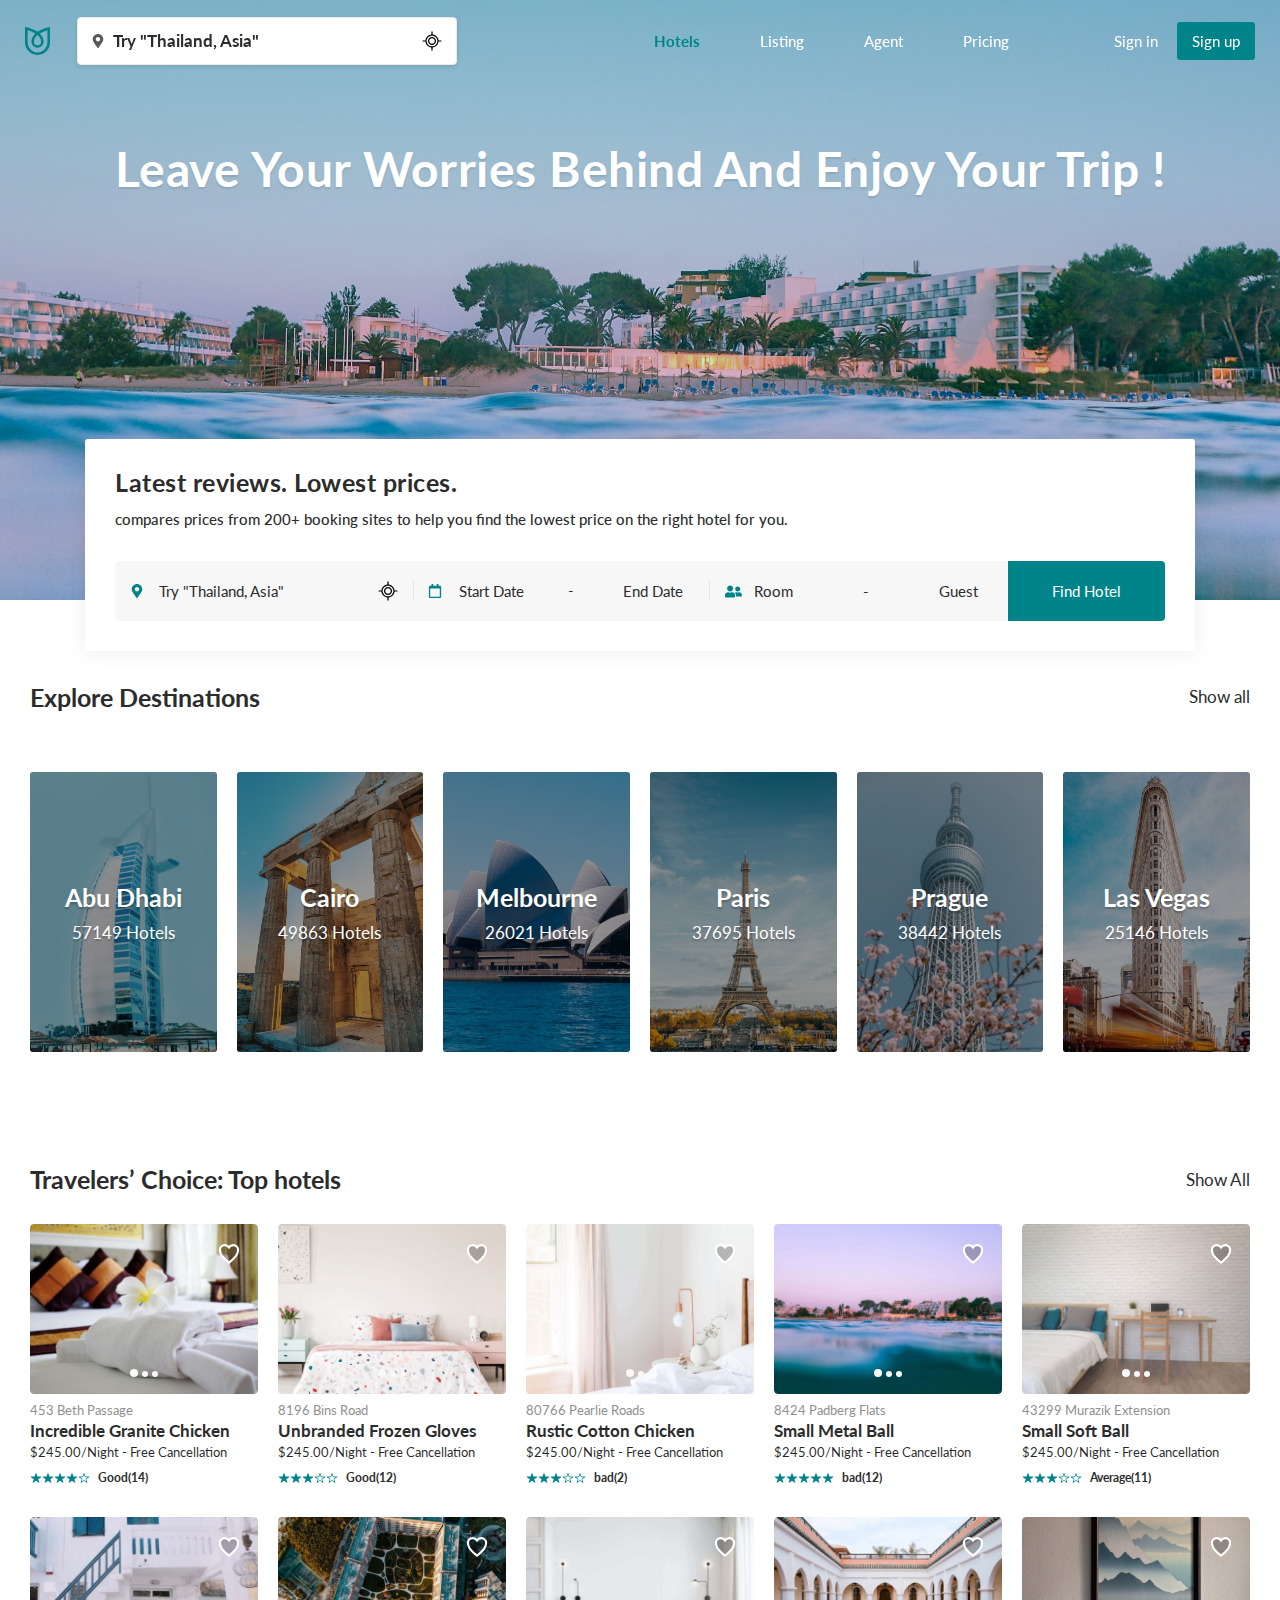
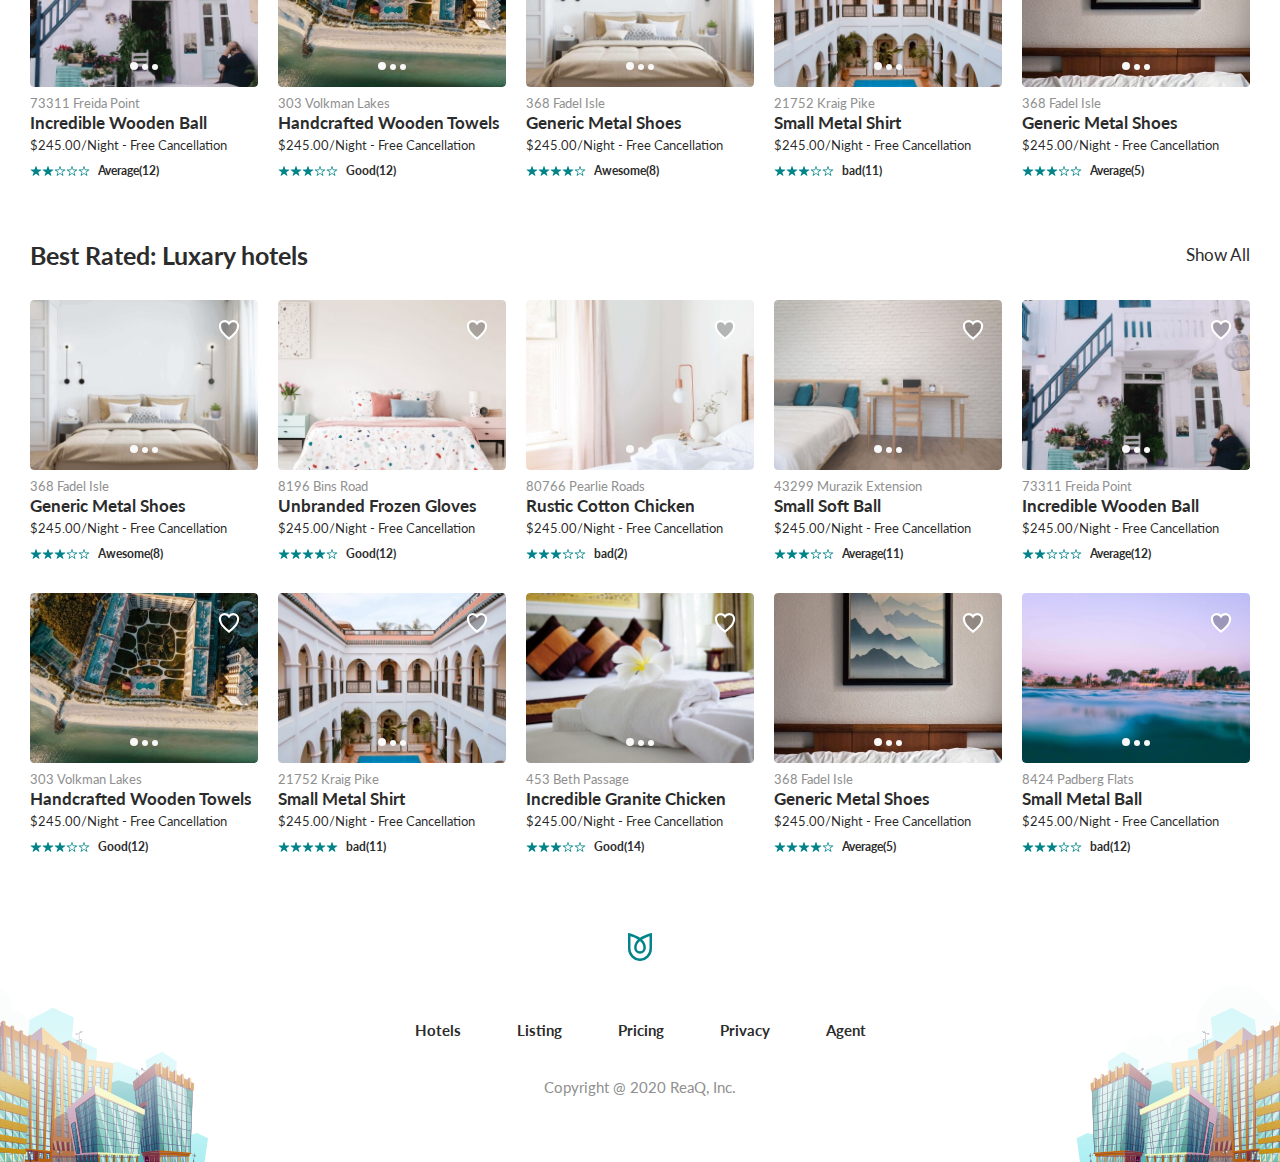
<file: index.html>
<!DOCTYPE html>
<html lang="en">
  <head>
    <meta charset="UTF-8" />
    <link rel="shortcut icon" href="static/media/titileIcon/favicon.ico" />
    <meta name="viewport" content="width=device-width, initial-scale=1.0" />
    <meta http-equiv="X-UA-Compatible" content="ie=edge" />
    <title>Home</title>
    <link
      href="https://fonts.googleapis.com/css?family=Lato&display=swap"
      rel="stylesheet"
    />
    <link rel="stylesheet" href="static/css/bootstrap.min.css" />
    <link rel="stylesheet" href="static/css/calendar.css" />
    <link rel="stylesheet" href="static/css/style.css" />
  </head>
  <body>
    <!-- layout -->
    <div class="layout">
      <!-- head section start -->
      <header class="header_section">
        <div class="sticky_outer_wrapper">
          <div class="sticky_inner_wrapper">
            <nav class="topnav">
              <div class="banner">
                <div class="logo">
                  <a href="index.html">
                    <img src="static/media/logo/logo.svg" alt="" />
                  </a>
                </div>
                <div class="search-bar">
                  <svg
                    stroke="currentColor"
                    fill="#595959"
                    stroke-width="0"
                    viewBox="0 0 384 512"
                    class="icon-left"
                    height="14"
                    width="14"
                    xmlns="http://www.w3.org/2000/svg"
                  >
                    <path
                      d="M172.268 501.67C26.97 291.031 0 269.413 0 192 0 85.961 85.961 0 192 0s192 85.961 192 192c0 77.413-26.97 99.031-172.268 309.67-9.535 13.774-29.93 13.773-39.464 0zM192 272c44.183 0 80-35.817 80-80s-35.817-80-80-80-80 35.817-80 80 35.817 80 80 80z"
                    ></path>
                  </svg>
                  <input type="text" placeholder='Try "Thailand, Asia"' />
                  <svg
                    xmlns="http://www.w3.org/2000/svg"
                    version="1.1"
                    x="0px"
                    y="0px"
                    width="30"
                    height="30"
                    viewBox="0 0 144.083 144"
                    enable-background="new 0 0 144.083 144"
                    class="icon-right"
                  >
                    <path
                      d="M117.292,69h-13.587C102.28,53.851,90.19,41.761,75.042,40.337V26.5h-6v13.837C53.893,41.761,41.802,53.851,40.378,69  H26.792v6h13.587c1.425,15.148,13.515,27.238,28.663,28.663V117.5h6v-13.837C90.19,102.238,102.28,90.148,103.705,75h13.587V69z   M72.042,97.809c-14.23,0-25.809-11.578-25.809-25.809c0-14.231,11.578-25.809,25.809-25.809S97.85,57.769,97.85,72  C97.85,86.23,86.272,97.809,72.042,97.809z"
                    ></path>
                    <path
                      d="M72.042,52.541c-10.729,0-19.459,8.729-19.459,19.459s8.729,19.459,19.459,19.459S91.5,82.729,91.5,72  S82.771,52.541,72.042,52.541z M72.042,85.459c-7.421,0-13.459-6.037-13.459-13.459c0-7.421,6.038-13.459,13.459-13.459  S85.5,64.579,85.5,72C85.5,79.422,79.462,85.459,72.042,85.459z"
                    ></path>
                  </svg>
                </div>
              </div>
              <div class="menu_bar">
                <div class="nav_menu">
                  <ul>
                    <li><a href="index.html" class="active">Hotels</a></li>
                    <li><a href="listing.html">Listing</a></li>
                    <li><a href="agent.html">Agent</a></li>
                    <li><a href="pricing.html">Pricing</a></li>
                  </ul>
                </div>
                <div class="menu_sign">
                  <ul>
                    <li>
                      <a href="sign_in.html" class="default-btn">Sign in</a>
                    </li>
                    <li>
                      <a href="sign_up.html" class="default-btn sign_up"
                        >Sign up</a
                      >
                    </li>
                  </ul>
                </div>
              </div>
              <button class="sidenav_show_btn" id="sidenavShowButton">
                <span style="height: 2px;"></span>
                <span style="height: 2px;"></span>
                <span style="height: 2px;"></span>
              </button>
            </nav>
          </div>
        </div>
      </header>
      <!-- head section end -->

      <!-- layout content -->
      <main class="layout_content">
        <!-- slider start -->
        <div class="slider">
          <div class="slider-text">
            <h2 class="top-h2">
              Leave Your Worries Behind And Enjoy Your Trip !
            </h2>
            <div class="reviews-sc">
              <h2>Latest reviews. Lowest prices.</h2>
              <p>
                compares prices from 200+ booking sites to help you find the
                lowest price on the right hotel for you.
              </p>
              <div class="reviews">
                <div class="search-bar">
                  <svg
                    stroke="currentColor"
                    fill="currentColor"
                    stroke-width="0"
                    viewBox="0 0 384 512"
                    class="icon-left"
                    height="14"
                    width="14"
                    xmlns="http://www.w3.org/2000/svg"
                  >
                    <path
                      d="M172.268 501.67C26.97 291.031 0 269.413 0 192 0 85.961 85.961 0 192 0s192 85.961 192 192c0 77.413-26.97 99.031-172.268 309.67-9.535 13.774-29.93 13.773-39.464 0zM192 272c44.183 0 80-35.817 80-80s-35.817-80-80-80-80 35.817-80 80 35.817 80 80 80z"
                    ></path>
                  </svg>
                  <input type="text" placeholder='Try "Thailand, Asia"' />
                  <svg
                    xmlns="http://www.w3.org/2000/svg"
                    version="1.1"
                    x="0px"
                    y="0px"
                    width="30"
                    height="30"
                    viewBox="0 0 144.083 144"
                    enable-background="new 0 0 144.083 144"
                    class="icon-right"
                  >
                    <path
                      d="M117.292,69h-13.587C102.28,53.851,90.19,41.761,75.042,40.337V26.5h-6v13.837C53.893,41.761,41.802,53.851,40.378,69  H26.792v6h13.587c1.425,15.148,13.515,27.238,28.663,28.663V117.5h6v-13.837C90.19,102.238,102.28,90.148,103.705,75h13.587V69z   M72.042,97.809c-14.23,0-25.809-11.578-25.809-25.809c0-14.231,11.578-25.809,25.809-25.809S97.85,57.769,97.85,72  C97.85,86.23,86.272,97.809,72.042,97.809z"
                    ></path>
                    <path
                      d="M72.042,52.541c-10.729,0-19.459,8.729-19.459,19.459s8.729,19.459,19.459,19.459S91.5,82.729,91.5,72  S82.771,52.541,72.042,52.541z M72.042,85.459c-7.421,0-13.459-6.037-13.459-13.459c0-7.421,6.038-13.459,13.459-13.459  S85.5,64.579,85.5,72C85.5,79.422,79.462,85.459,72.042,85.459z"
                    ></path>
                  </svg>
                </div>
                <div class="date-bar">
                  <svg
                    stroke="currentColor"
                    fill="currentColor"
                    stroke-width="0"
                    viewBox="0 0 448 512"
                    class="calendar"
                    height="1em"
                    width="1em"
                    xmlns="http://www.w3.org/2000/svg"
                  >
                    <path
                      d="M400 64h-48V12c0-6.6-5.4-12-12-12h-40c-6.6 0-12 5.4-12 12v52H160V12c0-6.6-5.4-12-12-12h-40c-6.6 0-12 5.4-12 12v52H48C21.5 64 0 85.5 0 112v352c0 26.5 21.5 48 48 48h352c26.5 0 48-21.5 48-48V112c0-26.5-21.5-48-48-48zm-6 400H54c-3.3 0-6-2.7-6-6V160h352v298c0 3.3-2.7 6-6 6z"
                    ></path>
                  </svg>
                  <div class="databar-content">
                    <input
                      type="text"
                      id="startDate"
                      placeholder="Start Date"
                    />
                    <span>-</span>
                    <input type="text" id="endDate" placeholder="End Date" />
                  </div>
                </div>
                <div class="room-bar" id="roombarBtn">
                  <svg
                    stroke="currentColor"
                    fill="currentColor"
                    stroke-width="0"
                    viewBox="0 0 640 512"
                    class="user-friends"
                    height="17"
                    width="17"
                    xmlns="http://www.w3.org/2000/svg"
                  >
                    <path
                      d="M192 256c61.9 0 112-50.1 112-112S253.9 32 192 32 80 82.1 80 144s50.1 112 112 112zm76.8 32h-8.3c-20.8 10-43.9 16-68.5 16s-47.6-6-68.5-16h-8.3C51.6 288 0 339.6 0 403.2V432c0 26.5 21.5 48 48 48h288c26.5 0 48-21.5 48-48v-28.8c0-63.6-51.6-115.2-115.2-115.2zM480 256c53 0 96-43 96-96s-43-96-96-96-96 43-96 96 43 96 96 96zm48 32h-3.8c-13.9 4.8-28.6 8-44.2 8s-30.3-3.2-44.2-8H432c-20.4 0-39.2 5.9-55.7 15.4 24.4 26.3 39.7 61.2 39.7 99.8v38.4c0 2.2-.5 4.3-.6 6.4H592c26.5 0 48-21.5 48-48 0-61.9-50.1-112-112-112z"
                    ></path>
                  </svg>
                  <div class="roombar-content">
                    <button id="roomGuestBarBtn" class="roombar-btn">
                      <span id="roomCountInput">Room</span>
                      <span>-</span>
                      <span id="guestCountInput">Guest</span>
                    </button>
                  </div>
                  <div class="room_and_guest_container">
                    <div class="room-count " id="roomCount">
                      <div class="room ">
                        <div class="room-header">
                          <span>Room</span>
                        </div>
                        <div class="room-content">
                          <button id="decreasePersonbtn">
                            <svg
                              xmlns="http://www.w3.org/2000/svg"
                              width="18"
                              height="18"
                              viewBox="0 0 18 18"
                            >
                              <g
                                id="Group_1014"
                                data-name="Group 1014"
                                transform="translate(-505 -201)"
                              >
                                <path
                                  id="Path_1942"
                                  data-name="Path 1942"
                                  d="M57,49.212a7.785,7.785,0,1,1-5.508,2.28A7.737,7.737,0,0,1,57,49.212M57,48a9,9,0,1,0,9,9A9,9,0,0,0,57,48Z"
                                  transform="translate(457 153)"
                                ></path>
                                <path
                                  id="_ionicons_svg_ios-remove_3_"
                                  data-name="_ionicons_svg_ios-remove (3)"
                                  d="M136.144,240h-8.071a.574.574,0,0,0,0,1.148h8.071a.574.574,0,1,0,0-1.148Z"
                                  transform="translate(381.897 -30.695)"
                                ></path>
                              </g>
                            </svg>
                          </button>
                          <span id="roomInput" class="count_text ">0</span>
                          <button id="increasePersonbtn">
                            <svg
                              xmlns="http://www.w3.org/2000/svg"
                              width="18"
                              height="18"
                              viewBox="0 0 18 18"
                            >
                              <g
                                id="_ionicons_svg_ios-add-circle-outline"
                                transform="translate(-48 -48)"
                              >
                                <path
                                  id="Path_1940"
                                  data-name="Path 1940"
                                  d="M158.024,153.416H154.8v-3.224a.692.692,0,1,0-1.385,0v3.224h-3.224a.663.663,0,0,0-.692.692.67.67,0,0,0,.692.692h3.224v3.224a.671.671,0,0,0,.692.692.689.689,0,0,0,.692-.692V154.8h3.224a.692.692,0,0,0,0-1.385Z"
                                  transform="translate(-97.108 -97.108)"
                                ></path>
                                <path
                                  id="Path_1941"
                                  data-name="Path 1941"
                                  d="M57,49.212a7.785,7.785,0,1,1-5.508,2.28A7.737,7.737,0,0,1,57,49.212M57,48a9,9,0,1,0,9,9A9,9,0,0,0,57,48Z"
                                  transform="translate(0 0)"
                                ></path>
                              </g>
                            </svg>
                          </button>
                        </div>
                      </div>
                      <div class="room">
                        <div class="room-header">
                          <span>Guest</span>
                        </div>
                        <div class="room-content">
                          <button id="decreaseGuestbtn">
                            <svg
                              xmlns="http://www.w3.org/2000/svg"
                              width="18"
                              height="18"
                              viewBox="0 0 18 18"
                            >
                              <g
                                id="Group_1014"
                                data-name="Group 1014"
                                transform="translate(-505 -201)"
                              >
                                <path
                                  id="Path_1942"
                                  data-name="Path 1942"
                                  d="M57,49.212a7.785,7.785,0,1,1-5.508,2.28A7.737,7.737,0,0,1,57,49.212M57,48a9,9,0,1,0,9,9A9,9,0,0,0,57,48Z"
                                  transform="translate(457 153)"
                                ></path>
                                <path
                                  id="_ionicons_svg_ios-remove_3_"
                                  data-name="_ionicons_svg_ios-remove (3)"
                                  d="M136.144,240h-8.071a.574.574,0,0,0,0,1.148h8.071a.574.574,0,1,0,0-1.148Z"
                                  transform="translate(381.897 -30.695)"
                                ></path>
                              </g>
                            </svg>
                          </button>
                          <span id="guestInput" class="count_text ">0</span>
                          <button id="increaseGuestbtn">
                            <svg
                              xmlns="http://www.w3.org/2000/svg"
                              width="18"
                              height="18"
                              viewBox="0 0 18 18"
                            >
                              <g
                                id="_ionicons_svg_ios-add-circle-outline"
                                transform="translate(-48 -48)"
                              >
                                <path
                                  id="Path_1940"
                                  data-name="Path 1940"
                                  d="M158.024,153.416H154.8v-3.224a.692.692,0,1,0-1.385,0v3.224h-3.224a.663.663,0,0,0-.692.692.67.67,0,0,0,.692.692h3.224v3.224a.671.671,0,0,0,.692.692.689.689,0,0,0,.692-.692V154.8h3.224a.692.692,0,0,0,0-1.385Z"
                                  transform="translate(-97.108 -97.108)"
                                ></path>
                                <path
                                  id="Path_1941"
                                  data-name="Path 1941"
                                  d="M57,49.212a7.785,7.785,0,1,1-5.508,2.28A7.737,7.737,0,0,1,57,49.212M57,48a9,9,0,1,0,9,9A9,9,0,0,0,57,48Z"
                                  transform="translate(0 0)"
                                ></path>
                              </g>
                            </svg>
                          </button>
                        </div>
                      </div>
                    </div>
                  </div>
                </div>
                <div class="find-hotel-btn">
                  <button class="find-hotel">Find Hotel</button>
                </div>
              </div>
            </div>
          </div>
        </div>
        <!-- slider end -->

        <!-- Glide slider -->
        <div class="glide-slider" id="glideSlider">
          <div class="glide-container">
            <div class="section-title">
              <div class="left">
                <h2>Explore Destinations</h2>
              </div>
              <div class="right">
                <a href="listing.html">Show all</a>
              </div>
            </div>
            <div class="section-main">
              <ul class="slider-section">
                <li class="slider-list">
                  <div class="image-card">
                    <a href="listing.html">
                      <img src="static/media/glideSlider/dubai.jpg" alt="img" />
                      <div class="card-text">
                        <h4 class="header">Abu Dhabi</h4>
                        <div class="title">57149 Hotels</div>
                      </div>
                    </a>
                  </div>
                </li>
                <li class="slider-list">
                  <div class="image-card">
                    <a href="listing.html">
                      <img src="static/media/glideSlider/cairo.jpg" alt="img" />
                      <div class="card-text">
                        <h4 class="header">Cairo</h4>
                        <div class="title">49863 Hotels</div>
                      </div>
                    </a>
                  </div>
                </li>
                <li class="slider-list paris">
                  <div class="image-card">
                    <a href="listing.html">
                      <img
                        src="static/media/glideSlider/sydney.jpg"
                        alt="img"
                      />
                      <div class="card-text">
                        <h4 class="header">Melbourne</h4>
                        <div class="title">26021 Hotels</div>
                      </div>
                    </a>
                  </div>
                </li>
                <li class="slider-list paris">
                  <div class="image-card">
                    <a href="listing.html">
                      <img src="static/media/glideSlider/paris.jpg" alt="img" />
                      <div class="card-text">
                        <h4 class="header">Paris</h4>
                        <div class="title">37695 Hotels</div>
                      </div>
                    </a>
                  </div>
                </li>
                <li class="slider-list prague">
                  <div class="image-card">
                    <a href="listing.html">
                      <img
                        src="static/media/glideSlider/prague.jpg"
                        alt="img"
                      />
                      <div class="card-text">
                        <h4 class="header">Prague</h4>
                        <div class="title">38442 Hotels</div>
                      </div>
                    </a>
                  </div>
                </li>
                <li class="slider-list las-vegas">
                  <div class="image-card">
                    <a href="listing.html">
                      <img
                        src="static/media/glideSlider/newyork.jpg"
                        alt="img"
                      />
                      <div class="card-text">
                        <h4 class="header">Las Vegas</h4>
                        <div class="title">25146 Hotels</div>
                      </div>
                    </a>
                  </div>
                </li>
              </ul>
            </div>
          </div>
        </div>
        <!-- glide slider end -->

        <!-- Traveler  start -->
        <div class="traveler-sc">
          <div class="title">
            <div>
              <h2>Travelers’ Choice: Top hotels</h2>
            </div>
            <a href="listing.html">Show All</a>
          </div>
          <div class="media-wrapper">
            <div class="wrapper-list">
              <div class="wrapper-container">
                <div class="img-container" data-count="0">
                  <div id="imgDock">
                    <img
                      src="static/media/travelers/hotel-12_thumb.jpg"
                      alt="0"
                      style="left: 0;"
                    />
                    <img
                      src="static/media/travelers/hotel-13_thumb.jpg"
                      alt="1"
                      style="left: 0;transform: translateX(100%);"
                    />
                    <img
                      src="static/media/travelers/hotel-14_thumb.jpg"
                      alt="2"
                      style="left: 0;transform: translateX(-100%);"
                    />
                  </div>
                  <button class="favorite_btn">
                    <svg
                      xmlns="http://www.w3.org/2000/svg"
                      viewBox="0 0 18.64 18.232"
                    >
                      <path
                        d="M60.16,56h-.04a4.551,4.551,0,0,0-3.8,2.08A4.551,4.551,0,0,0,52.52,56h-.04A4.522,4.522,0,0,0,48,60.52a9.737,9.737,0,0,0,1.912,5.308A33.506,33.506,0,0,0,56.32,72a33.506,33.506,0,0,0,6.408-6.172A9.737,9.737,0,0,0,64.64,60.52,4.522,4.522,0,0,0,60.16,56Z"
                        transform="translate(-47 -55)"
                      ></path>
                    </svg>
                  </button>
                  <button class="img-btn imagePrevBtn">
                    &#8249;
                  </button>
                  <button class="img-btn imageNextBtn">
                    &#8250;
                  </button>
                  <div class="dot">
                    <span style="width: 8px;height: 8px;"></span>
                    <span></span>
                    <span></span>
                  </div>
                </div>
                <div class="text-content">
                  <div class="location">453 Beth Passage</div>
                  <h4>Incredible Granite Chicken</h4>
                  <div class="meta-wrapper">
                    <p class="para visi-hidden">
                      $245.00/Night - Free Cancellation
                    </p>
                    <div class="rating visi-hidden">
                      <svg
                        stroke="currentColor"
                        fill="currentColor"
                        stroke-width="0"
                        viewBox="0 0 512 512"
                        height="1em"
                        width="1em"
                        xmlns="http://www.w3.org/2000/svg"
                      >
                        <path
                          d="M463 192H315.9L271.2 58.6C269 52.1 262.9 48 256 48s-13 4.1-15.2 10.6L196.1 192H48c-8.8 0-16 7.2-16 16 0 .9.1 1.9.3 2.7.2 3.5 1.8 7.4 6.7 11.3l120.9 85.2-46.4 134.9c-2.3 6.5 0 13.8 5.5 18 2.9 2.1 5.6 3.9 9 3.9 3.3 0 7.2-1.7 10-3.6l118-84.1 118 84.1c2.8 2 6.7 3.6 10 3.6 3.4 0 6.1-1.7 8.9-3.9 5.6-4.2 7.8-11.4 5.5-18L352 307.2l119.9-86 2.9-2.5c2.6-2.8 5.2-6.6 5.2-10.7 0-8.8-8.2-16-17-16z"
                        ></path>
                      </svg>
                      <svg
                        stroke="currentColor"
                        fill="currentColor"
                        stroke-width="0"
                        viewBox="0 0 512 512"
                        height="1em"
                        width="1em"
                        xmlns="http://www.w3.org/2000/svg"
                      >
                        <path
                          d="M463 192H315.9L271.2 58.6C269 52.1 262.9 48 256 48s-13 4.1-15.2 10.6L196.1 192H48c-8.8 0-16 7.2-16 16 0 .9.1 1.9.3 2.7.2 3.5 1.8 7.4 6.7 11.3l120.9 85.2-46.4 134.9c-2.3 6.5 0 13.8 5.5 18 2.9 2.1 5.6 3.9 9 3.9 3.3 0 7.2-1.7 10-3.6l118-84.1 118 84.1c2.8 2 6.7 3.6 10 3.6 3.4 0 6.1-1.7 8.9-3.9 5.6-4.2 7.8-11.4 5.5-18L352 307.2l119.9-86 2.9-2.5c2.6-2.8 5.2-6.6 5.2-10.7 0-8.8-8.2-16-17-16z"
                        ></path>
                      </svg>
                      <svg
                        stroke="currentColor"
                        fill="currentColor"
                        stroke-width="0"
                        viewBox="0 0 512 512"
                        height="1em"
                        width="1em"
                        xmlns="http://www.w3.org/2000/svg"
                      >
                        <path
                          d="M463 192H315.9L271.2 58.6C269 52.1 262.9 48 256 48s-13 4.1-15.2 10.6L196.1 192H48c-8.8 0-16 7.2-16 16 0 .9.1 1.9.3 2.7.2 3.5 1.8 7.4 6.7 11.3l120.9 85.2-46.4 134.9c-2.3 6.5 0 13.8 5.5 18 2.9 2.1 5.6 3.9 9 3.9 3.3 0 7.2-1.7 10-3.6l118-84.1 118 84.1c2.8 2 6.7 3.6 10 3.6 3.4 0 6.1-1.7 8.9-3.9 5.6-4.2 7.8-11.4 5.5-18L352 307.2l119.9-86 2.9-2.5c2.6-2.8 5.2-6.6 5.2-10.7 0-8.8-8.2-16-17-16z"
                        ></path>
                      </svg>
                      <svg
                        stroke="currentColor"
                        fill="currentColor"
                        stroke-width="0"
                        viewBox="0 0 512 512"
                        height="1em"
                        width="1em"
                        xmlns="http://www.w3.org/2000/svg"
                      >
                        <path
                          d="M463 192H315.9L271.2 58.6C269 52.1 262.9 48 256 48s-13 4.1-15.2 10.6L196.1 192H48c-8.8 0-16 7.2-16 16 0 .9.1 1.9.3 2.7.2 3.5 1.8 7.4 6.7 11.3l120.9 85.2-46.4 134.9c-2.3 6.5 0 13.8 5.5 18 2.9 2.1 5.6 3.9 9 3.9 3.3 0 7.2-1.7 10-3.6l118-84.1 118 84.1c2.8 2 6.7 3.6 10 3.6 3.4 0 6.1-1.7 8.9-3.9 5.6-4.2 7.8-11.4 5.5-18L352 307.2l119.9-86 2.9-2.5c2.6-2.8 5.2-6.6 5.2-10.7 0-8.8-8.2-16-17-16z"
                        ></path>
                      </svg>
                      <svg
                        stroke="currentColor"
                        fill="currentColor"
                        stroke-width="0"
                        viewBox="0 0 512 512"
                        height="1em"
                        width="1em"
                        xmlns="http://www.w3.org/2000/svg"
                      >
                        <path
                          d="M463 192H315.9L271.2 58.6C269 52.1 262.9 48 256 48s-13 4.1-15.2 10.6L196.1 192H48c-8.8 0-16 7.2-16 16 0 .9.1 1.9.3 2.7.2 3.5 1.8 7.4 6.7 11.3l120.9 85.2-46.4 134.9c-2.3 6.5 0 13.8 5.5 18 2.9 2.1 5.6 3.9 9 3.9 3.3 0 7.2-1.7 10-3.6l118-84.1 118 84.1c2.8 2 6.7 3.6 10 3.6 3.4 0 6.1-1.7 8.9-3.9 5.6-4.2 7.8-11.4 5.5-18L352 307.2l119.9-86 2.9-2.5c2.6-2.8 5.2-6.6 5.2-10.7 0-8.8-8.2-16-17-16zm-127.2 92.5c-10 7.2-14.2 20.2-10.2 31.8l30.1 87.7c1.3 3.7-2.9 6.8-6.1 4.6l-77.4-55.2c-4.9-3.5-10.6-5.2-16.3-5.2-5.7 0-11.4 1.7-16.2 5.2l-77.4 55.1c-3.2 2.3-7.4-.9-6.1-4.6l30.1-87.7c4-11.8-.2-24.8-10.3-32l-81-57.1c-3.2-2.2-1.6-7.3 2.3-7.3H196c12 0 22.7-7.7 26.5-19.1l29.6-88.2c1.2-3.6 6.4-3.6 7.6 0l29.6 88.2c3.8 11.4 14.5 19.1 26.5 19.1h97.3c3.9 0 5.5 5 2.3 7.2l-79.6 57.5z"
                        ></path>
                      </svg>
                      <strong>Good(14)</strong>
                    </div>
                    <a href="#" id="ratingbtn">View Details</a>
                  </div>
                </div>
              </div>
            </div>
            <div class="wrapper-list">
              <div class="wrapper-container">
                <div class="img-container" data-count="0">
                  <div id="imgDock">
                    <img
                      src="static/media/travelers/hotel-18_thumb.jpg"
                      alt="0"
                      style="left: 0;"
                    />
                    <img
                      src="static/media/travelers/hotel-19_thumb.jpg"
                      alt="1"
                      style="left: 0;transform: translateX(100%);"
                    />
                    <img
                      src="static/media/travelers/hotel-20_thumb.jpg"
                      alt="2"
                      style="left: 0;transform: translateX(-100%);"
                    />
                  </div>
                  <button class="favorite_btn">
                    <svg
                      xmlns="http://www.w3.org/2000/svg"
                      viewBox="0 0 18.64 18.232"
                    >
                      <path
                        d="M60.16,56h-.04a4.551,4.551,0,0,0-3.8,2.08A4.551,4.551,0,0,0,52.52,56h-.04A4.522,4.522,0,0,0,48,60.52a9.737,9.737,0,0,0,1.912,5.308A33.506,33.506,0,0,0,56.32,72a33.506,33.506,0,0,0,6.408-6.172A9.737,9.737,0,0,0,64.64,60.52,4.522,4.522,0,0,0,60.16,56Z"
                        transform="translate(-47 -55)"
                      ></path>
                    </svg>
                  </button>
                  <button class="img-btn imagePrevBtn">
                    &#8249;
                  </button>
                  <button class="img-btn imageNextBtn">
                    &#8250;
                  </button>
                  <div class="dot">
                    <span style="width: 8px;height: 8px;"></span>
                    <span></span>
                    <span></span>
                  </div>
                </div>
                <div class="text-content">
                  <div class="location">8196 Bins Road</div>
                  <h4>Unbranded Frozen Gloves</h4>
                  <div class="meta-wrapper">
                    <p class="para visi-hidden">
                      $245.00/Night - Free Cancellation
                    </p>
                    <div class="rating visi-hidden">
                      <svg
                        stroke="currentColor"
                        fill="currentColor"
                        stroke-width="0"
                        viewBox="0 0 512 512"
                        height="1em"
                        width="1em"
                        xmlns="http://www.w3.org/2000/svg"
                      >
                        <path
                          d="M463 192H315.9L271.2 58.6C269 52.1 262.9 48 256 48s-13 4.1-15.2 10.6L196.1 192H48c-8.8 0-16 7.2-16 16 0 .9.1 1.9.3 2.7.2 3.5 1.8 7.4 6.7 11.3l120.9 85.2-46.4 134.9c-2.3 6.5 0 13.8 5.5 18 2.9 2.1 5.6 3.9 9 3.9 3.3 0 7.2-1.7 10-3.6l118-84.1 118 84.1c2.8 2 6.7 3.6 10 3.6 3.4 0 6.1-1.7 8.9-3.9 5.6-4.2 7.8-11.4 5.5-18L352 307.2l119.9-86 2.9-2.5c2.6-2.8 5.2-6.6 5.2-10.7 0-8.8-8.2-16-17-16z"
                        ></path>
                      </svg>
                      <svg
                        stroke="currentColor"
                        fill="currentColor"
                        stroke-width="0"
                        viewBox="0 0 512 512"
                        height="1em"
                        width="1em"
                        xmlns="http://www.w3.org/2000/svg"
                      >
                        <path
                          d="M463 192H315.9L271.2 58.6C269 52.1 262.9 48 256 48s-13 4.1-15.2 10.6L196.1 192H48c-8.8 0-16 7.2-16 16 0 .9.1 1.9.3 2.7.2 3.5 1.8 7.4 6.7 11.3l120.9 85.2-46.4 134.9c-2.3 6.5 0 13.8 5.5 18 2.9 2.1 5.6 3.9 9 3.9 3.3 0 7.2-1.7 10-3.6l118-84.1 118 84.1c2.8 2 6.7 3.6 10 3.6 3.4 0 6.1-1.7 8.9-3.9 5.6-4.2 7.8-11.4 5.5-18L352 307.2l119.9-86 2.9-2.5c2.6-2.8 5.2-6.6 5.2-10.7 0-8.8-8.2-16-17-16z"
                        ></path>
                      </svg>
                      <svg
                        stroke="currentColor"
                        fill="currentColor"
                        stroke-width="0"
                        viewBox="0 0 512 512"
                        height="1em"
                        width="1em"
                        xmlns="http://www.w3.org/2000/svg"
                      >
                        <path
                          d="M463 192H315.9L271.2 58.6C269 52.1 262.9 48 256 48s-13 4.1-15.2 10.6L196.1 192H48c-8.8 0-16 7.2-16 16 0 .9.1 1.9.3 2.7.2 3.5 1.8 7.4 6.7 11.3l120.9 85.2-46.4 134.9c-2.3 6.5 0 13.8 5.5 18 2.9 2.1 5.6 3.9 9 3.9 3.3 0 7.2-1.7 10-3.6l118-84.1 118 84.1c2.8 2 6.7 3.6 10 3.6 3.4 0 6.1-1.7 8.9-3.9 5.6-4.2 7.8-11.4 5.5-18L352 307.2l119.9-86 2.9-2.5c2.6-2.8 5.2-6.6 5.2-10.7 0-8.8-8.2-16-17-16z"
                        ></path>
                      </svg>
                      <svg
                        stroke="currentColor"
                        fill="currentColor"
                        stroke-width="0"
                        viewBox="0 0 512 512"
                        height="1em"
                        width="1em"
                        xmlns="http://www.w3.org/2000/svg"
                      >
                        <path
                          d="M463 192H315.9L271.2 58.6C269 52.1 262.9 48 256 48s-13 4.1-15.2 10.6L196.1 192H48c-8.8 0-16 7.2-16 16 0 .9.1 1.9.3 2.7.2 3.5 1.8 7.4 6.7 11.3l120.9 85.2-46.4 134.9c-2.3 6.5 0 13.8 5.5 18 2.9 2.1 5.6 3.9 9 3.9 3.3 0 7.2-1.7 10-3.6l118-84.1 118 84.1c2.8 2 6.7 3.6 10 3.6 3.4 0 6.1-1.7 8.9-3.9 5.6-4.2 7.8-11.4 5.5-18L352 307.2l119.9-86 2.9-2.5c2.6-2.8 5.2-6.6 5.2-10.7 0-8.8-8.2-16-17-16zm-127.2 92.5c-10 7.2-14.2 20.2-10.2 31.8l30.1 87.7c1.3 3.7-2.9 6.8-6.1 4.6l-77.4-55.2c-4.9-3.5-10.6-5.2-16.3-5.2-5.7 0-11.4 1.7-16.2 5.2l-77.4 55.1c-3.2 2.3-7.4-.9-6.1-4.6l30.1-87.7c4-11.8-.2-24.8-10.3-32l-81-57.1c-3.2-2.2-1.6-7.3 2.3-7.3H196c12 0 22.7-7.7 26.5-19.1l29.6-88.2c1.2-3.6 6.4-3.6 7.6 0l29.6 88.2c3.8 11.4 14.5 19.1 26.5 19.1h97.3c3.9 0 5.5 5 2.3 7.2l-79.6 57.5z"
                        ></path>
                      </svg>
                      <svg
                        stroke="currentColor"
                        fill="currentColor"
                        stroke-width="0"
                        viewBox="0 0 512 512"
                        height="1em"
                        width="1em"
                        xmlns="http://www.w3.org/2000/svg"
                      >
                        <path
                          d="M463 192H315.9L271.2 58.6C269 52.1 262.9 48 256 48s-13 4.1-15.2 10.6L196.1 192H48c-8.8 0-16 7.2-16 16 0 .9.1 1.9.3 2.7.2 3.5 1.8 7.4 6.7 11.3l120.9 85.2-46.4 134.9c-2.3 6.5 0 13.8 5.5 18 2.9 2.1 5.6 3.9 9 3.9 3.3 0 7.2-1.7 10-3.6l118-84.1 118 84.1c2.8 2 6.7 3.6 10 3.6 3.4 0 6.1-1.7 8.9-3.9 5.6-4.2 7.8-11.4 5.5-18L352 307.2l119.9-86 2.9-2.5c2.6-2.8 5.2-6.6 5.2-10.7 0-8.8-8.2-16-17-16zm-127.2 92.5c-10 7.2-14.2 20.2-10.2 31.8l30.1 87.7c1.3 3.7-2.9 6.8-6.1 4.6l-77.4-55.2c-4.9-3.5-10.6-5.2-16.3-5.2-5.7 0-11.4 1.7-16.2 5.2l-77.4 55.1c-3.2 2.3-7.4-.9-6.1-4.6l30.1-87.7c4-11.8-.2-24.8-10.3-32l-81-57.1c-3.2-2.2-1.6-7.3 2.3-7.3H196c12 0 22.7-7.7 26.5-19.1l29.6-88.2c1.2-3.6 6.4-3.6 7.6 0l29.6 88.2c3.8 11.4 14.5 19.1 26.5 19.1h97.3c3.9 0 5.5 5 2.3 7.2l-79.6 57.5z"
                        ></path>
                      </svg>
                      <strong>Good(12)</strong>
                    </div>
                    <a href="#" id="ratingbtn">View Details</a>
                  </div>
                </div>
              </div>
            </div>
            <div class="wrapper-list">
              <div class="wrapper-container">
                <div class="img-container" data-count="0">
                  <div id="imgDock">
                    <img
                      src="static/media/travelers/hotel-4_thumb.jpg"
                      alt="0"
                      style="left: 0;"
                    />
                    <img
                      src="static/media/travelers/hotel-5_thumb.jpg"
                      alt="1"
                      style="left: 0;transform: translateX(100%);"
                    />
                    <img
                      src="static/media/travelers/hotel-6_thumb.jpg"
                      alt="2"
                      style="left: 0;transform: translateX(-100%);"
                    />
                  </div>
                  <button class="favorite_btn">
                    <svg
                      xmlns="http://www.w3.org/2000/svg"
                      viewBox="0 0 18.64 18.232"
                    >
                      <path
                        d="M60.16,56h-.04a4.551,4.551,0,0,0-3.8,2.08A4.551,4.551,0,0,0,52.52,56h-.04A4.522,4.522,0,0,0,48,60.52a9.737,9.737,0,0,0,1.912,5.308A33.506,33.506,0,0,0,56.32,72a33.506,33.506,0,0,0,6.408-6.172A9.737,9.737,0,0,0,64.64,60.52,4.522,4.522,0,0,0,60.16,56Z"
                        transform="translate(-47 -55)"
                      ></path>
                    </svg>
                  </button>
                  <button class="img-btn imagePrevBtn">
                    &#8249;
                  </button>
                  <button class="img-btn imageNextBtn">
                    &#8250;
                  </button>
                  <div class="dot">
                    <span style="width: 8px;height: 8px;"></span>
                    <span></span>
                    <span></span>
                  </div>
                </div>
                <div class="text-content">
                  <div class="location">80766 Pearlie Roads</div>
                  <h4>Rustic Cotton Chicken</h4>
                  <div class="meta-wrapper">
                    <p class="para visi-hidden">
                      $245.00/Night - Free Cancellation
                    </p>
                    <div class="rating visi-hidden">
                      <svg
                        stroke="currentColor"
                        fill="currentColor"
                        stroke-width="0"
                        viewBox="0 0 512 512"
                        height="1em"
                        width="1em"
                        xmlns="http://www.w3.org/2000/svg"
                      >
                        <path
                          d="M463 192H315.9L271.2 58.6C269 52.1 262.9 48 256 48s-13 4.1-15.2 10.6L196.1 192H48c-8.8 0-16 7.2-16 16 0 .9.1 1.9.3 2.7.2 3.5 1.8 7.4 6.7 11.3l120.9 85.2-46.4 134.9c-2.3 6.5 0 13.8 5.5 18 2.9 2.1 5.6 3.9 9 3.9 3.3 0 7.2-1.7 10-3.6l118-84.1 118 84.1c2.8 2 6.7 3.6 10 3.6 3.4 0 6.1-1.7 8.9-3.9 5.6-4.2 7.8-11.4 5.5-18L352 307.2l119.9-86 2.9-2.5c2.6-2.8 5.2-6.6 5.2-10.7 0-8.8-8.2-16-17-16z"
                        ></path>
                      </svg>
                      <svg
                        stroke="currentColor"
                        fill="currentColor"
                        stroke-width="0"
                        viewBox="0 0 512 512"
                        height="1em"
                        width="1em"
                        xmlns="http://www.w3.org/2000/svg"
                      >
                        <path
                          d="M463 192H315.9L271.2 58.6C269 52.1 262.9 48 256 48s-13 4.1-15.2 10.6L196.1 192H48c-8.8 0-16 7.2-16 16 0 .9.1 1.9.3 2.7.2 3.5 1.8 7.4 6.7 11.3l120.9 85.2-46.4 134.9c-2.3 6.5 0 13.8 5.5 18 2.9 2.1 5.6 3.9 9 3.9 3.3 0 7.2-1.7 10-3.6l118-84.1 118 84.1c2.8 2 6.7 3.6 10 3.6 3.4 0 6.1-1.7 8.9-3.9 5.6-4.2 7.8-11.4 5.5-18L352 307.2l119.9-86 2.9-2.5c2.6-2.8 5.2-6.6 5.2-10.7 0-8.8-8.2-16-17-16z"
                        ></path>
                      </svg>
                      <svg
                        stroke="currentColor"
                        fill="currentColor"
                        stroke-width="0"
                        viewBox="0 0 512 512"
                        height="1em"
                        width="1em"
                        xmlns="http://www.w3.org/2000/svg"
                      >
                        <path
                          d="M463 192H315.9L271.2 58.6C269 52.1 262.9 48 256 48s-13 4.1-15.2 10.6L196.1 192H48c-8.8 0-16 7.2-16 16 0 .9.1 1.9.3 2.7.2 3.5 1.8 7.4 6.7 11.3l120.9 85.2-46.4 134.9c-2.3 6.5 0 13.8 5.5 18 2.9 2.1 5.6 3.9 9 3.9 3.3 0 7.2-1.7 10-3.6l118-84.1 118 84.1c2.8 2 6.7 3.6 10 3.6 3.4 0 6.1-1.7 8.9-3.9 5.6-4.2 7.8-11.4 5.5-18L352 307.2l119.9-86 2.9-2.5c2.6-2.8 5.2-6.6 5.2-10.7 0-8.8-8.2-16-17-16z"
                        ></path>
                      </svg>
                      <svg
                        stroke="currentColor"
                        fill="currentColor"
                        stroke-width="0"
                        viewBox="0 0 512 512"
                        height="1em"
                        width="1em"
                        xmlns="http://www.w3.org/2000/svg"
                      >
                        <path
                          d="M463 192H315.9L271.2 58.6C269 52.1 262.9 48 256 48s-13 4.1-15.2 10.6L196.1 192H48c-8.8 0-16 7.2-16 16 0 .9.1 1.9.3 2.7.2 3.5 1.8 7.4 6.7 11.3l120.9 85.2-46.4 134.9c-2.3 6.5 0 13.8 5.5 18 2.9 2.1 5.6 3.9 9 3.9 3.3 0 7.2-1.7 10-3.6l118-84.1 118 84.1c2.8 2 6.7 3.6 10 3.6 3.4 0 6.1-1.7 8.9-3.9 5.6-4.2 7.8-11.4 5.5-18L352 307.2l119.9-86 2.9-2.5c2.6-2.8 5.2-6.6 5.2-10.7 0-8.8-8.2-16-17-16zm-127.2 92.5c-10 7.2-14.2 20.2-10.2 31.8l30.1 87.7c1.3 3.7-2.9 6.8-6.1 4.6l-77.4-55.2c-4.9-3.5-10.6-5.2-16.3-5.2-5.7 0-11.4 1.7-16.2 5.2l-77.4 55.1c-3.2 2.3-7.4-.9-6.1-4.6l30.1-87.7c4-11.8-.2-24.8-10.3-32l-81-57.1c-3.2-2.2-1.6-7.3 2.3-7.3H196c12 0 22.7-7.7 26.5-19.1l29.6-88.2c1.2-3.6 6.4-3.6 7.6 0l29.6 88.2c3.8 11.4 14.5 19.1 26.5 19.1h97.3c3.9 0 5.5 5 2.3 7.2l-79.6 57.5z"
                        ></path>
                      </svg>
                      <svg
                        stroke="currentColor"
                        fill="currentColor"
                        stroke-width="0"
                        viewBox="0 0 512 512"
                        height="1em"
                        width="1em"
                        xmlns="http://www.w3.org/2000/svg"
                      >
                        <path
                          d="M463 192H315.9L271.2 58.6C269 52.1 262.9 48 256 48s-13 4.1-15.2 10.6L196.1 192H48c-8.8 0-16 7.2-16 16 0 .9.1 1.9.3 2.7.2 3.5 1.8 7.4 6.7 11.3l120.9 85.2-46.4 134.9c-2.3 6.5 0 13.8 5.5 18 2.9 2.1 5.6 3.9 9 3.9 3.3 0 7.2-1.7 10-3.6l118-84.1 118 84.1c2.8 2 6.7 3.6 10 3.6 3.4 0 6.1-1.7 8.9-3.9 5.6-4.2 7.8-11.4 5.5-18L352 307.2l119.9-86 2.9-2.5c2.6-2.8 5.2-6.6 5.2-10.7 0-8.8-8.2-16-17-16zm-127.2 92.5c-10 7.2-14.2 20.2-10.2 31.8l30.1 87.7c1.3 3.7-2.9 6.8-6.1 4.6l-77.4-55.2c-4.9-3.5-10.6-5.2-16.3-5.2-5.7 0-11.4 1.7-16.2 5.2l-77.4 55.1c-3.2 2.3-7.4-.9-6.1-4.6l30.1-87.7c4-11.8-.2-24.8-10.3-32l-81-57.1c-3.2-2.2-1.6-7.3 2.3-7.3H196c12 0 22.7-7.7 26.5-19.1l29.6-88.2c1.2-3.6 6.4-3.6 7.6 0l29.6 88.2c3.8 11.4 14.5 19.1 26.5 19.1h97.3c3.9 0 5.5 5 2.3 7.2l-79.6 57.5z"
                        ></path>
                      </svg>
                      <strong>bad(2)</strong>
                    </div>
                    <a href="#" id="ratingbtn">View Details</a>
                  </div>
                </div>
              </div>
            </div>
            <div class="wrapper-list">
              <div class="wrapper-container">
                <div class="img-container" data-count="0">
                  <div id="imgDock">
                    <img
                      src="static/media/travelers/hotel-10_thumb.jpg"
                      alt="0"
                      style="left: 0;"
                    />
                    <img
                      src="static/media/travelers/hotel-11_thumb.jpg"
                      alt="1"
                      style="left: 0;transform: translateX(100%);"
                    />
                    <img
                      src="static/media/travelers/hotel-12_thumb.jpg"
                      alt="2"
                      style="left: 0;transform: translateX(-100%);"
                    />
                  </div>
                  <button class="favorite_btn">
                    <svg
                      xmlns="http://www.w3.org/2000/svg"
                      viewBox="0 0 18.64 18.232"
                    >
                      <path
                        d="M60.16,56h-.04a4.551,4.551,0,0,0-3.8,2.08A4.551,4.551,0,0,0,52.52,56h-.04A4.522,4.522,0,0,0,48,60.52a9.737,9.737,0,0,0,1.912,5.308A33.506,33.506,0,0,0,56.32,72a33.506,33.506,0,0,0,6.408-6.172A9.737,9.737,0,0,0,64.64,60.52,4.522,4.522,0,0,0,60.16,56Z"
                        transform="translate(-47 -55)"
                      ></path>
                    </svg>
                  </button>
                  <button class="img-btn imagePrevBtn">
                    &#8249;
                  </button>
                  <button class="img-btn imageNextBtn">
                    &#8250;
                  </button>
                  <div class="dot">
                    <span style="width: 8px;height: 8px;"></span>
                    <span></span>
                    <span></span>
                  </div>
                </div>
                <div class="text-content">
                  <div class="location">8424 Padberg Flats</div>
                  <h4>Small Metal Ball</h4>
                  <div class="meta-wrapper">
                    <p class="para visi-hidden">
                      $245.00/Night - Free Cancellation
                    </p>
                    <div class="rating visi-hidden">
                      <svg
                        stroke="currentColor"
                        fill="currentColor"
                        stroke-width="0"
                        viewBox="0 0 512 512"
                        height="1em"
                        width="1em"
                        xmlns="http://www.w3.org/2000/svg"
                      >
                        <path
                          d="M463 192H315.9L271.2 58.6C269 52.1 262.9 48 256 48s-13 4.1-15.2 10.6L196.1 192H48c-8.8 0-16 7.2-16 16 0 .9.1 1.9.3 2.7.2 3.5 1.8 7.4 6.7 11.3l120.9 85.2-46.4 134.9c-2.3 6.5 0 13.8 5.5 18 2.9 2.1 5.6 3.9 9 3.9 3.3 0 7.2-1.7 10-3.6l118-84.1 118 84.1c2.8 2 6.7 3.6 10 3.6 3.4 0 6.1-1.7 8.9-3.9 5.6-4.2 7.8-11.4 5.5-18L352 307.2l119.9-86 2.9-2.5c2.6-2.8 5.2-6.6 5.2-10.7 0-8.8-8.2-16-17-16z"
                        ></path>
                      </svg>
                      <svg
                        stroke="currentColor"
                        fill="currentColor"
                        stroke-width="0"
                        viewBox="0 0 512 512"
                        height="1em"
                        width="1em"
                        xmlns="http://www.w3.org/2000/svg"
                      >
                        <path
                          d="M463 192H315.9L271.2 58.6C269 52.1 262.9 48 256 48s-13 4.1-15.2 10.6L196.1 192H48c-8.8 0-16 7.2-16 16 0 .9.1 1.9.3 2.7.2 3.5 1.8 7.4 6.7 11.3l120.9 85.2-46.4 134.9c-2.3 6.5 0 13.8 5.5 18 2.9 2.1 5.6 3.9 9 3.9 3.3 0 7.2-1.7 10-3.6l118-84.1 118 84.1c2.8 2 6.7 3.6 10 3.6 3.4 0 6.1-1.7 8.9-3.9 5.6-4.2 7.8-11.4 5.5-18L352 307.2l119.9-86 2.9-2.5c2.6-2.8 5.2-6.6 5.2-10.7 0-8.8-8.2-16-17-16z"
                        ></path>
                      </svg>
                      <svg
                        stroke="currentColor"
                        fill="currentColor"
                        stroke-width="0"
                        viewBox="0 0 512 512"
                        height="1em"
                        width="1em"
                        xmlns="http://www.w3.org/2000/svg"
                      >
                        <path
                          d="M463 192H315.9L271.2 58.6C269 52.1 262.9 48 256 48s-13 4.1-15.2 10.6L196.1 192H48c-8.8 0-16 7.2-16 16 0 .9.1 1.9.3 2.7.2 3.5 1.8 7.4 6.7 11.3l120.9 85.2-46.4 134.9c-2.3 6.5 0 13.8 5.5 18 2.9 2.1 5.6 3.9 9 3.9 3.3 0 7.2-1.7 10-3.6l118-84.1 118 84.1c2.8 2 6.7 3.6 10 3.6 3.4 0 6.1-1.7 8.9-3.9 5.6-4.2 7.8-11.4 5.5-18L352 307.2l119.9-86 2.9-2.5c2.6-2.8 5.2-6.6 5.2-10.7 0-8.8-8.2-16-17-16z"
                        ></path>
                      </svg>
                      <svg
                        stroke="currentColor"
                        fill="currentColor"
                        stroke-width="0"
                        viewBox="0 0 512 512"
                        height="1em"
                        width="1em"
                        xmlns="http://www.w3.org/2000/svg"
                      >
                        <path
                          d="M463 192H315.9L271.2 58.6C269 52.1 262.9 48 256 48s-13 4.1-15.2 10.6L196.1 192H48c-8.8 0-16 7.2-16 16 0 .9.1 1.9.3 2.7.2 3.5 1.8 7.4 6.7 11.3l120.9 85.2-46.4 134.9c-2.3 6.5 0 13.8 5.5 18 2.9 2.1 5.6 3.9 9 3.9 3.3 0 7.2-1.7 10-3.6l118-84.1 118 84.1c2.8 2 6.7 3.6 10 3.6 3.4 0 6.1-1.7 8.9-3.9 5.6-4.2 7.8-11.4 5.5-18L352 307.2l119.9-86 2.9-2.5c2.6-2.8 5.2-6.6 5.2-10.7 0-8.8-8.2-16-17-16z"
                        ></path>
                      </svg>
                      <svg
                        stroke="currentColor"
                        fill="currentColor"
                        stroke-width="0"
                        viewBox="0 0 512 512"
                        height="1em"
                        width="1em"
                        xmlns="http://www.w3.org/2000/svg"
                      >
                        <path
                          d="M463 192H315.9L271.2 58.6C269 52.1 262.9 48 256 48s-13 4.1-15.2 10.6L196.1 192H48c-8.8 0-16 7.2-16 16 0 .9.1 1.9.3 2.7.2 3.5 1.8 7.4 6.7 11.3l120.9 85.2-46.4 134.9c-2.3 6.5 0 13.8 5.5 18 2.9 2.1 5.6 3.9 9 3.9 3.3 0 7.2-1.7 10-3.6l118-84.1 118 84.1c2.8 2 6.7 3.6 10 3.6 3.4 0 6.1-1.7 8.9-3.9 5.6-4.2 7.8-11.4 5.5-18L352 307.2l119.9-86 2.9-2.5c2.6-2.8 5.2-6.6 5.2-10.7 0-8.8-8.2-16-17-16z"
                        ></path>
                      </svg>
                      <strong>bad(12)</strong>
                    </div>
                    <a href="#" id="ratingbtn">View Details</a>
                  </div>
                </div>
              </div>
            </div>
            <div class="wrapper-list hidden-6">
              <div class="wrapper-container">
                <div class="img-container" data-count="0">
                  <div id="imgDock">
                    <img
                      src="static/media/travelers/hotel-16_thumb.jpg"
                      alt="0"
                      style="left: 0;"
                    />
                    <img
                      src="static/media/travelers/hotel-17_thumb.jpg"
                      alt="1"
                      style="left: 0;transform: translateX(100%);"
                    />
                    <img
                      src="static/media/travelers/hotel-18_thumb.jpg"
                      alt="2"
                      style="left: 0;transform: translateX(-100%);"
                    />
                  </div>
                  <button class="favorite_btn">
                    <svg
                      xmlns="http://www.w3.org/2000/svg"
                      viewBox="0 0 18.64 18.232"
                    >
                      <path
                        d="M60.16,56h-.04a4.551,4.551,0,0,0-3.8,2.08A4.551,4.551,0,0,0,52.52,56h-.04A4.522,4.522,0,0,0,48,60.52a9.737,9.737,0,0,0,1.912,5.308A33.506,33.506,0,0,0,56.32,72a33.506,33.506,0,0,0,6.408-6.172A9.737,9.737,0,0,0,64.64,60.52,4.522,4.522,0,0,0,60.16,56Z"
                        transform="translate(-47 -55)"
                      ></path>
                    </svg>
                  </button>
                  <button class="img-btn imagePrevBtn">
                    &#8249;
                  </button>
                  <button class="img-btn imageNextBtn">
                    &#8250;
                  </button>
                  <div class="dot">
                    <span style="width: 8px;height: 8px;"></span>
                    <span></span>
                    <span></span>
                  </div>
                </div>
                <div class="text-content">
                  <div class="location">43299 Murazik Extension</div>
                  <h4>Small Soft Ball</h4>
                  <div class="meta-wrapper">
                    <p class="para visi-hidden">
                      $245.00/Night - Free Cancellation
                    </p>
                    <div class="rating visi-hidden">
                      <svg
                        stroke="currentColor"
                        fill="currentColor"
                        stroke-width="0"
                        viewBox="0 0 512 512"
                        height="1em"
                        width="1em"
                        xmlns="http://www.w3.org/2000/svg"
                      >
                        <path
                          d="M463 192H315.9L271.2 58.6C269 52.1 262.9 48 256 48s-13 4.1-15.2 10.6L196.1 192H48c-8.8 0-16 7.2-16 16 0 .9.1 1.9.3 2.7.2 3.5 1.8 7.4 6.7 11.3l120.9 85.2-46.4 134.9c-2.3 6.5 0 13.8 5.5 18 2.9 2.1 5.6 3.9 9 3.9 3.3 0 7.2-1.7 10-3.6l118-84.1 118 84.1c2.8 2 6.7 3.6 10 3.6 3.4 0 6.1-1.7 8.9-3.9 5.6-4.2 7.8-11.4 5.5-18L352 307.2l119.9-86 2.9-2.5c2.6-2.8 5.2-6.6 5.2-10.7 0-8.8-8.2-16-17-16z"
                        ></path>
                      </svg>
                      <svg
                        stroke="currentColor"
                        fill="currentColor"
                        stroke-width="0"
                        viewBox="0 0 512 512"
                        height="1em"
                        width="1em"
                        xmlns="http://www.w3.org/2000/svg"
                      >
                        <path
                          d="M463 192H315.9L271.2 58.6C269 52.1 262.9 48 256 48s-13 4.1-15.2 10.6L196.1 192H48c-8.8 0-16 7.2-16 16 0 .9.1 1.9.3 2.7.2 3.5 1.8 7.4 6.7 11.3l120.9 85.2-46.4 134.9c-2.3 6.5 0 13.8 5.5 18 2.9 2.1 5.6 3.9 9 3.9 3.3 0 7.2-1.7 10-3.6l118-84.1 118 84.1c2.8 2 6.7 3.6 10 3.6 3.4 0 6.1-1.7 8.9-3.9 5.6-4.2 7.8-11.4 5.5-18L352 307.2l119.9-86 2.9-2.5c2.6-2.8 5.2-6.6 5.2-10.7 0-8.8-8.2-16-17-16z"
                        ></path>
                      </svg>
                      <svg
                        stroke="currentColor"
                        fill="currentColor"
                        stroke-width="0"
                        viewBox="0 0 512 512"
                        height="1em"
                        width="1em"
                        xmlns="http://www.w3.org/2000/svg"
                      >
                        <path
                          d="M463 192H315.9L271.2 58.6C269 52.1 262.9 48 256 48s-13 4.1-15.2 10.6L196.1 192H48c-8.8 0-16 7.2-16 16 0 .9.1 1.9.3 2.7.2 3.5 1.8 7.4 6.7 11.3l120.9 85.2-46.4 134.9c-2.3 6.5 0 13.8 5.5 18 2.9 2.1 5.6 3.9 9 3.9 3.3 0 7.2-1.7 10-3.6l118-84.1 118 84.1c2.8 2 6.7 3.6 10 3.6 3.4 0 6.1-1.7 8.9-3.9 5.6-4.2 7.8-11.4 5.5-18L352 307.2l119.9-86 2.9-2.5c2.6-2.8 5.2-6.6 5.2-10.7 0-8.8-8.2-16-17-16z"
                        ></path>
                      </svg>
                      <svg
                        stroke="currentColor"
                        fill="currentColor"
                        stroke-width="0"
                        viewBox="0 0 512 512"
                        height="1em"
                        width="1em"
                        xmlns="http://www.w3.org/2000/svg"
                      >
                        <path
                          d="M463 192H315.9L271.2 58.6C269 52.1 262.9 48 256 48s-13 4.1-15.2 10.6L196.1 192H48c-8.8 0-16 7.2-16 16 0 .9.1 1.9.3 2.7.2 3.5 1.8 7.4 6.7 11.3l120.9 85.2-46.4 134.9c-2.3 6.5 0 13.8 5.5 18 2.9 2.1 5.6 3.9 9 3.9 3.3 0 7.2-1.7 10-3.6l118-84.1 118 84.1c2.8 2 6.7 3.6 10 3.6 3.4 0 6.1-1.7 8.9-3.9 5.6-4.2 7.8-11.4 5.5-18L352 307.2l119.9-86 2.9-2.5c2.6-2.8 5.2-6.6 5.2-10.7 0-8.8-8.2-16-17-16zm-127.2 92.5c-10 7.2-14.2 20.2-10.2 31.8l30.1 87.7c1.3 3.7-2.9 6.8-6.1 4.6l-77.4-55.2c-4.9-3.5-10.6-5.2-16.3-5.2-5.7 0-11.4 1.7-16.2 5.2l-77.4 55.1c-3.2 2.3-7.4-.9-6.1-4.6l30.1-87.7c4-11.8-.2-24.8-10.3-32l-81-57.1c-3.2-2.2-1.6-7.3 2.3-7.3H196c12 0 22.7-7.7 26.5-19.1l29.6-88.2c1.2-3.6 6.4-3.6 7.6 0l29.6 88.2c3.8 11.4 14.5 19.1 26.5 19.1h97.3c3.9 0 5.5 5 2.3 7.2l-79.6 57.5z"
                        ></path>
                      </svg>
                      <svg
                        stroke="currentColor"
                        fill="currentColor"
                        stroke-width="0"
                        viewBox="0 0 512 512"
                        height="1em"
                        width="1em"
                        xmlns="http://www.w3.org/2000/svg"
                      >
                        <path
                          d="M463 192H315.9L271.2 58.6C269 52.1 262.9 48 256 48s-13 4.1-15.2 10.6L196.1 192H48c-8.8 0-16 7.2-16 16 0 .9.1 1.9.3 2.7.2 3.5 1.8 7.4 6.7 11.3l120.9 85.2-46.4 134.9c-2.3 6.5 0 13.8 5.5 18 2.9 2.1 5.6 3.9 9 3.9 3.3 0 7.2-1.7 10-3.6l118-84.1 118 84.1c2.8 2 6.7 3.6 10 3.6 3.4 0 6.1-1.7 8.9-3.9 5.6-4.2 7.8-11.4 5.5-18L352 307.2l119.9-86 2.9-2.5c2.6-2.8 5.2-6.6 5.2-10.7 0-8.8-8.2-16-17-16zm-127.2 92.5c-10 7.2-14.2 20.2-10.2 31.8l30.1 87.7c1.3 3.7-2.9 6.8-6.1 4.6l-77.4-55.2c-4.9-3.5-10.6-5.2-16.3-5.2-5.7 0-11.4 1.7-16.2 5.2l-77.4 55.1c-3.2 2.3-7.4-.9-6.1-4.6l30.1-87.7c4-11.8-.2-24.8-10.3-32l-81-57.1c-3.2-2.2-1.6-7.3 2.3-7.3H196c12 0 22.7-7.7 26.5-19.1l29.6-88.2c1.2-3.6 6.4-3.6 7.6 0l29.6 88.2c3.8 11.4 14.5 19.1 26.5 19.1h97.3c3.9 0 5.5 5 2.3 7.2l-79.6 57.5z"
                        ></path>
                      </svg>
                      <strong>Average(11)</strong>
                    </div>
                    <a href="#" id="ratingbtn">View Details</a>
                  </div>
                </div>
              </div>
            </div>
            <div class="wrapper-list hidden-6">
              <div class="wrapper-container">
                <div class="img-container" data-count="0">
                  <div id="imgDock">
                    <img
                      src="static/media/travelers/hotel-2_thumb.jpg"
                      alt="0"
                      style="left: 0;"
                    />
                    <img
                      src="static/media/travelers/hotel-3_thumb.jpg"
                      alt="1"
                      style="left: 0;transform: translateX(100%);"
                    />
                    <img
                      src="static/media/travelers/hotel-4_thumb.jpg"
                      alt="2"
                      style="left: 0;transform: translateX(-100%);"
                    />
                  </div>
                  <button class="favorite_btn">
                    <svg
                      xmlns="http://www.w3.org/2000/svg"
                      viewBox="0 0 18.64 18.232"
                    >
                      <path
                        d="M60.16,56h-.04a4.551,4.551,0,0,0-3.8,2.08A4.551,4.551,0,0,0,52.52,56h-.04A4.522,4.522,0,0,0,48,60.52a9.737,9.737,0,0,0,1.912,5.308A33.506,33.506,0,0,0,56.32,72a33.506,33.506,0,0,0,6.408-6.172A9.737,9.737,0,0,0,64.64,60.52,4.522,4.522,0,0,0,60.16,56Z"
                        transform="translate(-47 -55)"
                      ></path>
                    </svg>
                  </button>
                  <button class="img-btn imagePrevBtn">
                    &#8249;
                  </button>
                  <button class="img-btn imageNextBtn">
                    &#8250;
                  </button>
                  <div class="dot">
                    <span style="width: 8px;height: 8px;"></span>
                    <span></span>
                    <span></span>
                  </div>
                </div>
                <div class="text-content">
                  <div class="location">73311 Freida Point</div>
                  <h4>Incredible Wooden Ball</h4>
                  <div class="meta-wrapper">
                    <p class="para visi-hidden">
                      $245.00/Night - Free Cancellation
                    </p>
                    <div class="rating visi-hidden">
                      <svg
                        stroke="currentColor"
                        fill="currentColor"
                        stroke-width="0"
                        viewBox="0 0 512 512"
                        height="1em"
                        width="1em"
                        xmlns="http://www.w3.org/2000/svg"
                      >
                        <path
                          d="M463 192H315.9L271.2 58.6C269 52.1 262.9 48 256 48s-13 4.1-15.2 10.6L196.1 192H48c-8.8 0-16 7.2-16 16 0 .9.1 1.9.3 2.7.2 3.5 1.8 7.4 6.7 11.3l120.9 85.2-46.4 134.9c-2.3 6.5 0 13.8 5.5 18 2.9 2.1 5.6 3.9 9 3.9 3.3 0 7.2-1.7 10-3.6l118-84.1 118 84.1c2.8 2 6.7 3.6 10 3.6 3.4 0 6.1-1.7 8.9-3.9 5.6-4.2 7.8-11.4 5.5-18L352 307.2l119.9-86 2.9-2.5c2.6-2.8 5.2-6.6 5.2-10.7 0-8.8-8.2-16-17-16z"
                        ></path>
                      </svg>
                      <svg
                        stroke="currentColor"
                        fill="currentColor"
                        stroke-width="0"
                        viewBox="0 0 512 512"
                        height="1em"
                        width="1em"
                        xmlns="http://www.w3.org/2000/svg"
                      >
                        <path
                          d="M463 192H315.9L271.2 58.6C269 52.1 262.9 48 256 48s-13 4.1-15.2 10.6L196.1 192H48c-8.8 0-16 7.2-16 16 0 .9.1 1.9.3 2.7.2 3.5 1.8 7.4 6.7 11.3l120.9 85.2-46.4 134.9c-2.3 6.5 0 13.8 5.5 18 2.9 2.1 5.6 3.9 9 3.9 3.3 0 7.2-1.7 10-3.6l118-84.1 118 84.1c2.8 2 6.7 3.6 10 3.6 3.4 0 6.1-1.7 8.9-3.9 5.6-4.2 7.8-11.4 5.5-18L352 307.2l119.9-86 2.9-2.5c2.6-2.8 5.2-6.6 5.2-10.7 0-8.8-8.2-16-17-16z"
                        ></path>
                      </svg>
                      <svg
                        stroke="currentColor"
                        fill="currentColor"
                        stroke-width="0"
                        viewBox="0 0 512 512"
                        height="1em"
                        width="1em"
                        xmlns="http://www.w3.org/2000/svg"
                      >
                        <path
                          d="M463 192H315.9L271.2 58.6C269 52.1 262.9 48 256 48s-13 4.1-15.2 10.6L196.1 192H48c-8.8 0-16 7.2-16 16 0 .9.1 1.9.3 2.7.2 3.5 1.8 7.4 6.7 11.3l120.9 85.2-46.4 134.9c-2.3 6.5 0 13.8 5.5 18 2.9 2.1 5.6 3.9 9 3.9 3.3 0 7.2-1.7 10-3.6l118-84.1 118 84.1c2.8 2 6.7 3.6 10 3.6 3.4 0 6.1-1.7 8.9-3.9 5.6-4.2 7.8-11.4 5.5-18L352 307.2l119.9-86 2.9-2.5c2.6-2.8 5.2-6.6 5.2-10.7 0-8.8-8.2-16-17-16zm-127.2 92.5c-10 7.2-14.2 20.2-10.2 31.8l30.1 87.7c1.3 3.7-2.9 6.8-6.1 4.6l-77.4-55.2c-4.9-3.5-10.6-5.2-16.3-5.2-5.7 0-11.4 1.7-16.2 5.2l-77.4 55.1c-3.2 2.3-7.4-.9-6.1-4.6l30.1-87.7c4-11.8-.2-24.8-10.3-32l-81-57.1c-3.2-2.2-1.6-7.3 2.3-7.3H196c12 0 22.7-7.7 26.5-19.1l29.6-88.2c1.2-3.6 6.4-3.6 7.6 0l29.6 88.2c3.8 11.4 14.5 19.1 26.5 19.1h97.3c3.9 0 5.5 5 2.3 7.2l-79.6 57.5z"
                        ></path>
                      </svg>
                      <svg
                        stroke="currentColor"
                        fill="currentColor"
                        stroke-width="0"
                        viewBox="0 0 512 512"
                        height="1em"
                        width="1em"
                        xmlns="http://www.w3.org/2000/svg"
                      >
                        <path
                          d="M463 192H315.9L271.2 58.6C269 52.1 262.9 48 256 48s-13 4.1-15.2 10.6L196.1 192H48c-8.8 0-16 7.2-16 16 0 .9.1 1.9.3 2.7.2 3.5 1.8 7.4 6.7 11.3l120.9 85.2-46.4 134.9c-2.3 6.5 0 13.8 5.5 18 2.9 2.1 5.6 3.9 9 3.9 3.3 0 7.2-1.7 10-3.6l118-84.1 118 84.1c2.8 2 6.7 3.6 10 3.6 3.4 0 6.1-1.7 8.9-3.9 5.6-4.2 7.8-11.4 5.5-18L352 307.2l119.9-86 2.9-2.5c2.6-2.8 5.2-6.6 5.2-10.7 0-8.8-8.2-16-17-16zm-127.2 92.5c-10 7.2-14.2 20.2-10.2 31.8l30.1 87.7c1.3 3.7-2.9 6.8-6.1 4.6l-77.4-55.2c-4.9-3.5-10.6-5.2-16.3-5.2-5.7 0-11.4 1.7-16.2 5.2l-77.4 55.1c-3.2 2.3-7.4-.9-6.1-4.6l30.1-87.7c4-11.8-.2-24.8-10.3-32l-81-57.1c-3.2-2.2-1.6-7.3 2.3-7.3H196c12 0 22.7-7.7 26.5-19.1l29.6-88.2c1.2-3.6 6.4-3.6 7.6 0l29.6 88.2c3.8 11.4 14.5 19.1 26.5 19.1h97.3c3.9 0 5.5 5 2.3 7.2l-79.6 57.5z"
                        ></path>
                      </svg>
                      <svg
                        stroke="currentColor"
                        fill="currentColor"
                        stroke-width="0"
                        viewBox="0 0 512 512"
                        height="1em"
                        width="1em"
                        xmlns="http://www.w3.org/2000/svg"
                      >
                        <path
                          d="M463 192H315.9L271.2 58.6C269 52.1 262.9 48 256 48s-13 4.1-15.2 10.6L196.1 192H48c-8.8 0-16 7.2-16 16 0 .9.1 1.9.3 2.7.2 3.5 1.8 7.4 6.7 11.3l120.9 85.2-46.4 134.9c-2.3 6.5 0 13.8 5.5 18 2.9 2.1 5.6 3.9 9 3.9 3.3 0 7.2-1.7 10-3.6l118-84.1 118 84.1c2.8 2 6.7 3.6 10 3.6 3.4 0 6.1-1.7 8.9-3.9 5.6-4.2 7.8-11.4 5.5-18L352 307.2l119.9-86 2.9-2.5c2.6-2.8 5.2-6.6 5.2-10.7 0-8.8-8.2-16-17-16zm-127.2 92.5c-10 7.2-14.2 20.2-10.2 31.8l30.1 87.7c1.3 3.7-2.9 6.8-6.1 4.6l-77.4-55.2c-4.9-3.5-10.6-5.2-16.3-5.2-5.7 0-11.4 1.7-16.2 5.2l-77.4 55.1c-3.2 2.3-7.4-.9-6.1-4.6l30.1-87.7c4-11.8-.2-24.8-10.3-32l-81-57.1c-3.2-2.2-1.6-7.3 2.3-7.3H196c12 0 22.7-7.7 26.5-19.1l29.6-88.2c1.2-3.6 6.4-3.6 7.6 0l29.6 88.2c3.8 11.4 14.5 19.1 26.5 19.1h97.3c3.9 0 5.5 5 2.3 7.2l-79.6 57.5z"
                        ></path>
                      </svg>
                      <strong>Average(12)</strong>
                    </div>
                    <a href="#" id="ratingbtn">View Details</a>
                  </div>
                </div>
              </div>
            </div>
            <div class="wrapper-list hidden-4">
              <div class="wrapper-container">
                <div class="img-container" data-count="0">
                  <div id="imgDock">
                    <img
                      src="static/media/travelers/hotel-8_thumb.jpg"
                      alt="0"
                      style="left: 0;"
                    />
                    <img
                      src="static/media/travelers/hotel-9_thumb.jpg"
                      alt="1"
                      style="left: 0;transform: translateX(100%);"
                    />
                    <img
                      src="static/media/travelers/hotel-10_thumb.jpg"
                      alt="2"
                      style="left: 0;transform: translateX(-100%);"
                    />
                  </div>
                  <button class="favorite_btn">
                    <svg
                      xmlns="http://www.w3.org/2000/svg"
                      viewBox="0 0 18.64 18.232"
                    >
                      <path
                        d="M60.16,56h-.04a4.551,4.551,0,0,0-3.8,2.08A4.551,4.551,0,0,0,52.52,56h-.04A4.522,4.522,0,0,0,48,60.52a9.737,9.737,0,0,0,1.912,5.308A33.506,33.506,0,0,0,56.32,72a33.506,33.506,0,0,0,6.408-6.172A9.737,9.737,0,0,0,64.64,60.52,4.522,4.522,0,0,0,60.16,56Z"
                        transform="translate(-47 -55)"
                      ></path>
                    </svg>
                  </button>
                  <button class="img-btn imagePrevBtn">
                    &#8249;
                  </button>
                  <button class="img-btn imageNextBtn">
                    &#8250;
                  </button>
                  <div class="dot">
                    <span style="width: 8px;height: 8px;"></span>
                    <span></span>
                    <span></span>
                  </div>
                </div>
                <div class="text-content">
                  <div class="location">303 Volkman Lakes</div>
                  <h4>Handcrafted Wooden Towels</h4>
                  <div class="meta-wrapper">
                    <p class="para visi-hidden">
                      $245.00/Night - Free Cancellation
                    </p>
                    <div class="rating visi-hidden">
                      <svg
                        stroke="currentColor"
                        fill="currentColor"
                        stroke-width="0"
                        viewBox="0 0 512 512"
                        height="1em"
                        width="1em"
                        xmlns="http://www.w3.org/2000/svg"
                      >
                        <path
                          d="M463 192H315.9L271.2 58.6C269 52.1 262.9 48 256 48s-13 4.1-15.2 10.6L196.1 192H48c-8.8 0-16 7.2-16 16 0 .9.1 1.9.3 2.7.2 3.5 1.8 7.4 6.7 11.3l120.9 85.2-46.4 134.9c-2.3 6.5 0 13.8 5.5 18 2.9 2.1 5.6 3.9 9 3.9 3.3 0 7.2-1.7 10-3.6l118-84.1 118 84.1c2.8 2 6.7 3.6 10 3.6 3.4 0 6.1-1.7 8.9-3.9 5.6-4.2 7.8-11.4 5.5-18L352 307.2l119.9-86 2.9-2.5c2.6-2.8 5.2-6.6 5.2-10.7 0-8.8-8.2-16-17-16z"
                        ></path>
                      </svg>
                      <svg
                        stroke="currentColor"
                        fill="currentColor"
                        stroke-width="0"
                        viewBox="0 0 512 512"
                        height="1em"
                        width="1em"
                        xmlns="http://www.w3.org/2000/svg"
                      >
                        <path
                          d="M463 192H315.9L271.2 58.6C269 52.1 262.9 48 256 48s-13 4.1-15.2 10.6L196.1 192H48c-8.8 0-16 7.2-16 16 0 .9.1 1.9.3 2.7.2 3.5 1.8 7.4 6.7 11.3l120.9 85.2-46.4 134.9c-2.3 6.5 0 13.8 5.5 18 2.9 2.1 5.6 3.9 9 3.9 3.3 0 7.2-1.7 10-3.6l118-84.1 118 84.1c2.8 2 6.7 3.6 10 3.6 3.4 0 6.1-1.7 8.9-3.9 5.6-4.2 7.8-11.4 5.5-18L352 307.2l119.9-86 2.9-2.5c2.6-2.8 5.2-6.6 5.2-10.7 0-8.8-8.2-16-17-16z"
                        ></path>
                      </svg>
                      <svg
                        stroke="currentColor"
                        fill="currentColor"
                        stroke-width="0"
                        viewBox="0 0 512 512"
                        height="1em"
                        width="1em"
                        xmlns="http://www.w3.org/2000/svg"
                      >
                        <path
                          d="M463 192H315.9L271.2 58.6C269 52.1 262.9 48 256 48s-13 4.1-15.2 10.6L196.1 192H48c-8.8 0-16 7.2-16 16 0 .9.1 1.9.3 2.7.2 3.5 1.8 7.4 6.7 11.3l120.9 85.2-46.4 134.9c-2.3 6.5 0 13.8 5.5 18 2.9 2.1 5.6 3.9 9 3.9 3.3 0 7.2-1.7 10-3.6l118-84.1 118 84.1c2.8 2 6.7 3.6 10 3.6 3.4 0 6.1-1.7 8.9-3.9 5.6-4.2 7.8-11.4 5.5-18L352 307.2l119.9-86 2.9-2.5c2.6-2.8 5.2-6.6 5.2-10.7 0-8.8-8.2-16-17-16z"
                        ></path>
                      </svg>
                      <svg
                        stroke="currentColor"
                        fill="currentColor"
                        stroke-width="0"
                        viewBox="0 0 512 512"
                        height="1em"
                        width="1em"
                        xmlns="http://www.w3.org/2000/svg"
                      >
                        <path
                          d="M463 192H315.9L271.2 58.6C269 52.1 262.9 48 256 48s-13 4.1-15.2 10.6L196.1 192H48c-8.8 0-16 7.2-16 16 0 .9.1 1.9.3 2.7.2 3.5 1.8 7.4 6.7 11.3l120.9 85.2-46.4 134.9c-2.3 6.5 0 13.8 5.5 18 2.9 2.1 5.6 3.9 9 3.9 3.3 0 7.2-1.7 10-3.6l118-84.1 118 84.1c2.8 2 6.7 3.6 10 3.6 3.4 0 6.1-1.7 8.9-3.9 5.6-4.2 7.8-11.4 5.5-18L352 307.2l119.9-86 2.9-2.5c2.6-2.8 5.2-6.6 5.2-10.7 0-8.8-8.2-16-17-16zm-127.2 92.5c-10 7.2-14.2 20.2-10.2 31.8l30.1 87.7c1.3 3.7-2.9 6.8-6.1 4.6l-77.4-55.2c-4.9-3.5-10.6-5.2-16.3-5.2-5.7 0-11.4 1.7-16.2 5.2l-77.4 55.1c-3.2 2.3-7.4-.9-6.1-4.6l30.1-87.7c4-11.8-.2-24.8-10.3-32l-81-57.1c-3.2-2.2-1.6-7.3 2.3-7.3H196c12 0 22.7-7.7 26.5-19.1l29.6-88.2c1.2-3.6 6.4-3.6 7.6 0l29.6 88.2c3.8 11.4 14.5 19.1 26.5 19.1h97.3c3.9 0 5.5 5 2.3 7.2l-79.6 57.5z"
                        ></path>
                      </svg>
                      <svg
                        stroke="currentColor"
                        fill="currentColor"
                        stroke-width="0"
                        viewBox="0 0 512 512"
                        height="1em"
                        width="1em"
                        xmlns="http://www.w3.org/2000/svg"
                      >
                        <path
                          d="M463 192H315.9L271.2 58.6C269 52.1 262.9 48 256 48s-13 4.1-15.2 10.6L196.1 192H48c-8.8 0-16 7.2-16 16 0 .9.1 1.9.3 2.7.2 3.5 1.8 7.4 6.7 11.3l120.9 85.2-46.4 134.9c-2.3 6.5 0 13.8 5.5 18 2.9 2.1 5.6 3.9 9 3.9 3.3 0 7.2-1.7 10-3.6l118-84.1 118 84.1c2.8 2 6.7 3.6 10 3.6 3.4 0 6.1-1.7 8.9-3.9 5.6-4.2 7.8-11.4 5.5-18L352 307.2l119.9-86 2.9-2.5c2.6-2.8 5.2-6.6 5.2-10.7 0-8.8-8.2-16-17-16zm-127.2 92.5c-10 7.2-14.2 20.2-10.2 31.8l30.1 87.7c1.3 3.7-2.9 6.8-6.1 4.6l-77.4-55.2c-4.9-3.5-10.6-5.2-16.3-5.2-5.7 0-11.4 1.7-16.2 5.2l-77.4 55.1c-3.2 2.3-7.4-.9-6.1-4.6l30.1-87.7c4-11.8-.2-24.8-10.3-32l-81-57.1c-3.2-2.2-1.6-7.3 2.3-7.3H196c12 0 22.7-7.7 26.5-19.1l29.6-88.2c1.2-3.6 6.4-3.6 7.6 0l29.6 88.2c3.8 11.4 14.5 19.1 26.5 19.1h97.3c3.9 0 5.5 5 2.3 7.2l-79.6 57.5z"
                        ></path>
                      </svg>
                      <strong>Good(12)</strong>
                    </div>
                    <a href="#" id="ratingbtn">View Details</a>
                  </div>
                </div>
              </div>
            </div>
            <div class="wrapper-list hidden-4">
              <div class="wrapper-container">
                <div class="img-container" data-count="0">
                  <div id="imgDock">
                    <img
                      src="static/media/travelers/hotel-14_thumb.jpg"
                      alt="0"
                      style="left: 0;"
                    />
                    <img
                      src="static/media/travelers/hotel-15_thumb.jpg"
                      alt="1"
                      style="left: 0;transform: translateX(100%);"
                    />
                    <img
                      src="static/media/travelers/hotel-16_thumb.jpg"
                      alt="2"
                      style="left: 0;transform: translateX(-100%);"
                    />
                  </div>
                  <button class="favorite_btn">
                    <svg
                      xmlns="http://www.w3.org/2000/svg"
                      viewBox="0 0 18.64 18.232"
                    >
                      <path
                        d="M60.16,56h-.04a4.551,4.551,0,0,0-3.8,2.08A4.551,4.551,0,0,0,52.52,56h-.04A4.522,4.522,0,0,0,48,60.52a9.737,9.737,0,0,0,1.912,5.308A33.506,33.506,0,0,0,56.32,72a33.506,33.506,0,0,0,6.408-6.172A9.737,9.737,0,0,0,64.64,60.52,4.522,4.522,0,0,0,60.16,56Z"
                        transform="translate(-47 -55)"
                      ></path>
                    </svg>
                  </button>
                  <button class="img-btn imagePrevBtn">
                    &#8249;
                  </button>
                  <button class="img-btn imageNextBtn">
                    &#8250;
                  </button>
                  <div class="dot">
                    <span style="width: 8px;height: 8px;"></span>
                    <span></span>
                    <span></span>
                  </div>
                </div>
                <div class="text-content">
                  <div class="location">368 Fadel Isle</div>
                  <h4>Generic Metal Shoes</h4>
                  <div class="meta-wrapper">
                    <p class="para visi-hidden">
                      $245.00/Night - Free Cancellation
                    </p>
                    <div class="rating visi-hidden">
                      <svg
                        stroke="currentColor"
                        fill="currentColor"
                        stroke-width="0"
                        viewBox="0 0 512 512"
                        height="1em"
                        width="1em"
                        xmlns="http://www.w3.org/2000/svg"
                      >
                        <path
                          d="M463 192H315.9L271.2 58.6C269 52.1 262.9 48 256 48s-13 4.1-15.2 10.6L196.1 192H48c-8.8 0-16 7.2-16 16 0 .9.1 1.9.3 2.7.2 3.5 1.8 7.4 6.7 11.3l120.9 85.2-46.4 134.9c-2.3 6.5 0 13.8 5.5 18 2.9 2.1 5.6 3.9 9 3.9 3.3 0 7.2-1.7 10-3.6l118-84.1 118 84.1c2.8 2 6.7 3.6 10 3.6 3.4 0 6.1-1.7 8.9-3.9 5.6-4.2 7.8-11.4 5.5-18L352 307.2l119.9-86 2.9-2.5c2.6-2.8 5.2-6.6 5.2-10.7 0-8.8-8.2-16-17-16z"
                        ></path>
                      </svg>
                      <svg
                        stroke="currentColor"
                        fill="currentColor"
                        stroke-width="0"
                        viewBox="0 0 512 512"
                        height="1em"
                        width="1em"
                        xmlns="http://www.w3.org/2000/svg"
                      >
                        <path
                          d="M463 192H315.9L271.2 58.6C269 52.1 262.9 48 256 48s-13 4.1-15.2 10.6L196.1 192H48c-8.8 0-16 7.2-16 16 0 .9.1 1.9.3 2.7.2 3.5 1.8 7.4 6.7 11.3l120.9 85.2-46.4 134.9c-2.3 6.5 0 13.8 5.5 18 2.9 2.1 5.6 3.9 9 3.9 3.3 0 7.2-1.7 10-3.6l118-84.1 118 84.1c2.8 2 6.7 3.6 10 3.6 3.4 0 6.1-1.7 8.9-3.9 5.6-4.2 7.8-11.4 5.5-18L352 307.2l119.9-86 2.9-2.5c2.6-2.8 5.2-6.6 5.2-10.7 0-8.8-8.2-16-17-16z"
                        ></path>
                      </svg>
                      <svg
                        stroke="currentColor"
                        fill="currentColor"
                        stroke-width="0"
                        viewBox="0 0 512 512"
                        height="1em"
                        width="1em"
                        xmlns="http://www.w3.org/2000/svg"
                      >
                        <path
                          d="M463 192H315.9L271.2 58.6C269 52.1 262.9 48 256 48s-13 4.1-15.2 10.6L196.1 192H48c-8.8 0-16 7.2-16 16 0 .9.1 1.9.3 2.7.2 3.5 1.8 7.4 6.7 11.3l120.9 85.2-46.4 134.9c-2.3 6.5 0 13.8 5.5 18 2.9 2.1 5.6 3.9 9 3.9 3.3 0 7.2-1.7 10-3.6l118-84.1 118 84.1c2.8 2 6.7 3.6 10 3.6 3.4 0 6.1-1.7 8.9-3.9 5.6-4.2 7.8-11.4 5.5-18L352 307.2l119.9-86 2.9-2.5c2.6-2.8 5.2-6.6 5.2-10.7 0-8.8-8.2-16-17-16z"
                        ></path>
                      </svg>
                      <svg
                        stroke="currentColor"
                        fill="currentColor"
                        stroke-width="0"
                        viewBox="0 0 512 512"
                        height="1em"
                        width="1em"
                        xmlns="http://www.w3.org/2000/svg"
                      >
                        <path
                          d="M463 192H315.9L271.2 58.6C269 52.1 262.9 48 256 48s-13 4.1-15.2 10.6L196.1 192H48c-8.8 0-16 7.2-16 16 0 .9.1 1.9.3 2.7.2 3.5 1.8 7.4 6.7 11.3l120.9 85.2-46.4 134.9c-2.3 6.5 0 13.8 5.5 18 2.9 2.1 5.6 3.9 9 3.9 3.3 0 7.2-1.7 10-3.6l118-84.1 118 84.1c2.8 2 6.7 3.6 10 3.6 3.4 0 6.1-1.7 8.9-3.9 5.6-4.2 7.8-11.4 5.5-18L352 307.2l119.9-86 2.9-2.5c2.6-2.8 5.2-6.6 5.2-10.7 0-8.8-8.2-16-17-16z"
                        ></path>
                      </svg>
                      <svg
                        stroke="currentColor"
                        fill="currentColor"
                        stroke-width="0"
                        viewBox="0 0 512 512"
                        height="1em"
                        width="1em"
                        xmlns="http://www.w3.org/2000/svg"
                      >
                        <path
                          d="M463 192H315.9L271.2 58.6C269 52.1 262.9 48 256 48s-13 4.1-15.2 10.6L196.1 192H48c-8.8 0-16 7.2-16 16 0 .9.1 1.9.3 2.7.2 3.5 1.8 7.4 6.7 11.3l120.9 85.2-46.4 134.9c-2.3 6.5 0 13.8 5.5 18 2.9 2.1 5.6 3.9 9 3.9 3.3 0 7.2-1.7 10-3.6l118-84.1 118 84.1c2.8 2 6.7 3.6 10 3.6 3.4 0 6.1-1.7 8.9-3.9 5.6-4.2 7.8-11.4 5.5-18L352 307.2l119.9-86 2.9-2.5c2.6-2.8 5.2-6.6 5.2-10.7 0-8.8-8.2-16-17-16zm-127.2 92.5c-10 7.2-14.2 20.2-10.2 31.8l30.1 87.7c1.3 3.7-2.9 6.8-6.1 4.6l-77.4-55.2c-4.9-3.5-10.6-5.2-16.3-5.2-5.7 0-11.4 1.7-16.2 5.2l-77.4 55.1c-3.2 2.3-7.4-.9-6.1-4.6l30.1-87.7c4-11.8-.2-24.8-10.3-32l-81-57.1c-3.2-2.2-1.6-7.3 2.3-7.3H196c12 0 22.7-7.7 26.5-19.1l29.6-88.2c1.2-3.6 6.4-3.6 7.6 0l29.6 88.2c3.8 11.4 14.5 19.1 26.5 19.1h97.3c3.9 0 5.5 5 2.3 7.2l-79.6 57.5z"
                        ></path>
                      </svg>
                      <strong>Awesome(8)</strong>
                    </div>
                    <a href="#" id="ratingbtn">View Details</a>
                  </div>
                </div>
              </div>
            </div>
            <div class="wrapper-list hidden-2">
              <div class="wrapper-container">
                <div class="img-container" data-count="0">
                  <div id="imgDock">
                    <img
                      src="static/media/travelers/hotel-20_thumb.jpg"
                      alt="0"
                      style="left: 0;"
                    />
                    <img
                      src="static/media/travelers/hotel-1_thumb.jpg"
                      alt="1"
                      style="left: 0;transform: translateX(100%);"
                    />
                    <img
                      src="static/media/travelers/hotel-2_thumb.jpg"
                      alt="2"
                      style="left: 0;transform: translateX(-100%);"
                    />
                  </div>
                  <button class="favorite_btn">
                    <svg
                      xmlns="http://www.w3.org/2000/svg"
                      viewBox="0 0 18.64 18.232"
                    >
                      <path
                        d="M60.16,56h-.04a4.551,4.551,0,0,0-3.8,2.08A4.551,4.551,0,0,0,52.52,56h-.04A4.522,4.522,0,0,0,48,60.52a9.737,9.737,0,0,0,1.912,5.308A33.506,33.506,0,0,0,56.32,72a33.506,33.506,0,0,0,6.408-6.172A9.737,9.737,0,0,0,64.64,60.52,4.522,4.522,0,0,0,60.16,56Z"
                        transform="translate(-47 -55)"
                      ></path>
                    </svg>
                  </button>
                  <button class="img-btn imagePrevBtn">
                    &#8249;
                  </button>
                  <button class="img-btn imageNextBtn">
                    &#8250;
                  </button>
                  <div class="dot">
                    <span style="width: 8px;height: 8px;"></span>
                    <span></span>
                    <span></span>
                  </div>
                </div>
                <div class="text-content">
                  <div class="location">21752 Kraig Pike</div>
                  <h4>Small Metal Shirt</h4>
                  <div class="meta-wrapper">
                    <p class="para visi-hidden">
                      $245.00/Night - Free Cancellation
                    </p>
                    <div class="rating visi-hidden">
                      <svg
                        stroke="currentColor"
                        fill="currentColor"
                        stroke-width="0"
                        viewBox="0 0 512 512"
                        height="1em"
                        width="1em"
                        xmlns="http://www.w3.org/2000/svg"
                      >
                        <path
                          d="M463 192H315.9L271.2 58.6C269 52.1 262.9 48 256 48s-13 4.1-15.2 10.6L196.1 192H48c-8.8 0-16 7.2-16 16 0 .9.1 1.9.3 2.7.2 3.5 1.8 7.4 6.7 11.3l120.9 85.2-46.4 134.9c-2.3 6.5 0 13.8 5.5 18 2.9 2.1 5.6 3.9 9 3.9 3.3 0 7.2-1.7 10-3.6l118-84.1 118 84.1c2.8 2 6.7 3.6 10 3.6 3.4 0 6.1-1.7 8.9-3.9 5.6-4.2 7.8-11.4 5.5-18L352 307.2l119.9-86 2.9-2.5c2.6-2.8 5.2-6.6 5.2-10.7 0-8.8-8.2-16-17-16z"
                        ></path>
                      </svg>
                      <svg
                        stroke="currentColor"
                        fill="currentColor"
                        stroke-width="0"
                        viewBox="0 0 512 512"
                        height="1em"
                        width="1em"
                        xmlns="http://www.w3.org/2000/svg"
                      >
                        <path
                          d="M463 192H315.9L271.2 58.6C269 52.1 262.9 48 256 48s-13 4.1-15.2 10.6L196.1 192H48c-8.8 0-16 7.2-16 16 0 .9.1 1.9.3 2.7.2 3.5 1.8 7.4 6.7 11.3l120.9 85.2-46.4 134.9c-2.3 6.5 0 13.8 5.5 18 2.9 2.1 5.6 3.9 9 3.9 3.3 0 7.2-1.7 10-3.6l118-84.1 118 84.1c2.8 2 6.7 3.6 10 3.6 3.4 0 6.1-1.7 8.9-3.9 5.6-4.2 7.8-11.4 5.5-18L352 307.2l119.9-86 2.9-2.5c2.6-2.8 5.2-6.6 5.2-10.7 0-8.8-8.2-16-17-16z"
                        ></path>
                      </svg>
                      <svg
                        stroke="currentColor"
                        fill="currentColor"
                        stroke-width="0"
                        viewBox="0 0 512 512"
                        height="1em"
                        width="1em"
                        xmlns="http://www.w3.org/2000/svg"
                      >
                        <path
                          d="M463 192H315.9L271.2 58.6C269 52.1 262.9 48 256 48s-13 4.1-15.2 10.6L196.1 192H48c-8.8 0-16 7.2-16 16 0 .9.1 1.9.3 2.7.2 3.5 1.8 7.4 6.7 11.3l120.9 85.2-46.4 134.9c-2.3 6.5 0 13.8 5.5 18 2.9 2.1 5.6 3.9 9 3.9 3.3 0 7.2-1.7 10-3.6l118-84.1 118 84.1c2.8 2 6.7 3.6 10 3.6 3.4 0 6.1-1.7 8.9-3.9 5.6-4.2 7.8-11.4 5.5-18L352 307.2l119.9-86 2.9-2.5c2.6-2.8 5.2-6.6 5.2-10.7 0-8.8-8.2-16-17-16z"
                        ></path>
                      </svg>
                      <svg
                        stroke="currentColor"
                        fill="currentColor"
                        stroke-width="0"
                        viewBox="0 0 512 512"
                        height="1em"
                        width="1em"
                        xmlns="http://www.w3.org/2000/svg"
                      >
                        <path
                          d="M463 192H315.9L271.2 58.6C269 52.1 262.9 48 256 48s-13 4.1-15.2 10.6L196.1 192H48c-8.8 0-16 7.2-16 16 0 .9.1 1.9.3 2.7.2 3.5 1.8 7.4 6.7 11.3l120.9 85.2-46.4 134.9c-2.3 6.5 0 13.8 5.5 18 2.9 2.1 5.6 3.9 9 3.9 3.3 0 7.2-1.7 10-3.6l118-84.1 118 84.1c2.8 2 6.7 3.6 10 3.6 3.4 0 6.1-1.7 8.9-3.9 5.6-4.2 7.8-11.4 5.5-18L352 307.2l119.9-86 2.9-2.5c2.6-2.8 5.2-6.6 5.2-10.7 0-8.8-8.2-16-17-16zm-127.2 92.5c-10 7.2-14.2 20.2-10.2 31.8l30.1 87.7c1.3 3.7-2.9 6.8-6.1 4.6l-77.4-55.2c-4.9-3.5-10.6-5.2-16.3-5.2-5.7 0-11.4 1.7-16.2 5.2l-77.4 55.1c-3.2 2.3-7.4-.9-6.1-4.6l30.1-87.7c4-11.8-.2-24.8-10.3-32l-81-57.1c-3.2-2.2-1.6-7.3 2.3-7.3H196c12 0 22.7-7.7 26.5-19.1l29.6-88.2c1.2-3.6 6.4-3.6 7.6 0l29.6 88.2c3.8 11.4 14.5 19.1 26.5 19.1h97.3c3.9 0 5.5 5 2.3 7.2l-79.6 57.5z"
                        ></path>
                      </svg>
                      <svg
                        stroke="currentColor"
                        fill="currentColor"
                        stroke-width="0"
                        viewBox="0 0 512 512"
                        height="1em"
                        width="1em"
                        xmlns="http://www.w3.org/2000/svg"
                      >
                        <path
                          d="M463 192H315.9L271.2 58.6C269 52.1 262.9 48 256 48s-13 4.1-15.2 10.6L196.1 192H48c-8.8 0-16 7.2-16 16 0 .9.1 1.9.3 2.7.2 3.5 1.8 7.4 6.7 11.3l120.9 85.2-46.4 134.9c-2.3 6.5 0 13.8 5.5 18 2.9 2.1 5.6 3.9 9 3.9 3.3 0 7.2-1.7 10-3.6l118-84.1 118 84.1c2.8 2 6.7 3.6 10 3.6 3.4 0 6.1-1.7 8.9-3.9 5.6-4.2 7.8-11.4 5.5-18L352 307.2l119.9-86 2.9-2.5c2.6-2.8 5.2-6.6 5.2-10.7 0-8.8-8.2-16-17-16zm-127.2 92.5c-10 7.2-14.2 20.2-10.2 31.8l30.1 87.7c1.3 3.7-2.9 6.8-6.1 4.6l-77.4-55.2c-4.9-3.5-10.6-5.2-16.3-5.2-5.7 0-11.4 1.7-16.2 5.2l-77.4 55.1c-3.2 2.3-7.4-.9-6.1-4.6l30.1-87.7c4-11.8-.2-24.8-10.3-32l-81-57.1c-3.2-2.2-1.6-7.3 2.3-7.3H196c12 0 22.7-7.7 26.5-19.1l29.6-88.2c1.2-3.6 6.4-3.6 7.6 0l29.6 88.2c3.8 11.4 14.5 19.1 26.5 19.1h97.3c3.9 0 5.5 5 2.3 7.2l-79.6 57.5z"
                        ></path>
                      </svg>
                      <strong>bad(11)</strong>
                    </div>
                    <a href="#" id="ratingbtn">View Details</a>
                  </div>
                </div>
              </div>
            </div>
            <div class="wrapper-list hidden-2">
              <div class="wrapper-container">
                <div class="img-container" data-count="0">
                  <div id="imgDock">
                    <img
                      src="static/media/travelers/hotel-6_thumb.jpg"
                      alt="0"
                      style="left: 0;"
                    />
                    <img
                      src="static/media/travelers/hotel-7_thumb.jpg"
                      alt="1"
                      style="left: 0;transform: translateX(100%);"
                    />
                    <img
                      src="static/media/travelers/hotel-8_thumb.jpg"
                      alt="2"
                      style="left: 0;transform: translateX(-100%);"
                    />
                  </div>
                  <button class="favorite_btn">
                    <svg
                      xmlns="http://www.w3.org/2000/svg"
                      viewBox="0 0 18.64 18.232"
                    >
                      <path
                        d="M60.16,56h-.04a4.551,4.551,0,0,0-3.8,2.08A4.551,4.551,0,0,0,52.52,56h-.04A4.522,4.522,0,0,0,48,60.52a9.737,9.737,0,0,0,1.912,5.308A33.506,33.506,0,0,0,56.32,72a33.506,33.506,0,0,0,6.408-6.172A9.737,9.737,0,0,0,64.64,60.52,4.522,4.522,0,0,0,60.16,56Z"
                        transform="translate(-47 -55)"
                      ></path>
                    </svg>
                  </button>
                  <button class="img-btn imagePrevBtn">
                    &#8249;
                  </button>
                  <button class="img-btn imageNextBtn">
                    &#8250;
                  </button>
                  <div class="dot">
                    <span style="width: 8px;height: 8px;"></span>
                    <span></span>
                    <span></span>
                  </div>
                </div>
                <div class="text-content">
                  <div class="location">368 Fadel Isle</div>
                  <h4>Generic Metal Shoes</h4>
                  <div class="meta-wrapper">
                    <p class="para visi-hidden">
                      $245.00/Night - Free Cancellation
                    </p>
                    <div class="rating visi-hidden">
                      <svg
                        stroke="currentColor"
                        fill="currentColor"
                        stroke-width="0"
                        viewBox="0 0 512 512"
                        height="1em"
                        width="1em"
                        xmlns="http://www.w3.org/2000/svg"
                      >
                        <path
                          d="M463 192H315.9L271.2 58.6C269 52.1 262.9 48 256 48s-13 4.1-15.2 10.6L196.1 192H48c-8.8 0-16 7.2-16 16 0 .9.1 1.9.3 2.7.2 3.5 1.8 7.4 6.7 11.3l120.9 85.2-46.4 134.9c-2.3 6.5 0 13.8 5.5 18 2.9 2.1 5.6 3.9 9 3.9 3.3 0 7.2-1.7 10-3.6l118-84.1 118 84.1c2.8 2 6.7 3.6 10 3.6 3.4 0 6.1-1.7 8.9-3.9 5.6-4.2 7.8-11.4 5.5-18L352 307.2l119.9-86 2.9-2.5c2.6-2.8 5.2-6.6 5.2-10.7 0-8.8-8.2-16-17-16z"
                        ></path>
                      </svg>
                      <svg
                        stroke="currentColor"
                        fill="currentColor"
                        stroke-width="0"
                        viewBox="0 0 512 512"
                        height="1em"
                        width="1em"
                        xmlns="http://www.w3.org/2000/svg"
                      >
                        <path
                          d="M463 192H315.9L271.2 58.6C269 52.1 262.9 48 256 48s-13 4.1-15.2 10.6L196.1 192H48c-8.8 0-16 7.2-16 16 0 .9.1 1.9.3 2.7.2 3.5 1.8 7.4 6.7 11.3l120.9 85.2-46.4 134.9c-2.3 6.5 0 13.8 5.5 18 2.9 2.1 5.6 3.9 9 3.9 3.3 0 7.2-1.7 10-3.6l118-84.1 118 84.1c2.8 2 6.7 3.6 10 3.6 3.4 0 6.1-1.7 8.9-3.9 5.6-4.2 7.8-11.4 5.5-18L352 307.2l119.9-86 2.9-2.5c2.6-2.8 5.2-6.6 5.2-10.7 0-8.8-8.2-16-17-16z"
                        ></path>
                      </svg>
                      <svg
                        stroke="currentColor"
                        fill="currentColor"
                        stroke-width="0"
                        viewBox="0 0 512 512"
                        height="1em"
                        width="1em"
                        xmlns="http://www.w3.org/2000/svg"
                      >
                        <path
                          d="M463 192H315.9L271.2 58.6C269 52.1 262.9 48 256 48s-13 4.1-15.2 10.6L196.1 192H48c-8.8 0-16 7.2-16 16 0 .9.1 1.9.3 2.7.2 3.5 1.8 7.4 6.7 11.3l120.9 85.2-46.4 134.9c-2.3 6.5 0 13.8 5.5 18 2.9 2.1 5.6 3.9 9 3.9 3.3 0 7.2-1.7 10-3.6l118-84.1 118 84.1c2.8 2 6.7 3.6 10 3.6 3.4 0 6.1-1.7 8.9-3.9 5.6-4.2 7.8-11.4 5.5-18L352 307.2l119.9-86 2.9-2.5c2.6-2.8 5.2-6.6 5.2-10.7 0-8.8-8.2-16-17-16z"
                        ></path>
                      </svg>
                      <svg
                        stroke="currentColor"
                        fill="currentColor"
                        stroke-width="0"
                        viewBox="0 0 512 512"
                        height="1em"
                        width="1em"
                        xmlns="http://www.w3.org/2000/svg"
                      >
                        <path
                          d="M463 192H315.9L271.2 58.6C269 52.1 262.9 48 256 48s-13 4.1-15.2 10.6L196.1 192H48c-8.8 0-16 7.2-16 16 0 .9.1 1.9.3 2.7.2 3.5 1.8 7.4 6.7 11.3l120.9 85.2-46.4 134.9c-2.3 6.5 0 13.8 5.5 18 2.9 2.1 5.6 3.9 9 3.9 3.3 0 7.2-1.7 10-3.6l118-84.1 118 84.1c2.8 2 6.7 3.6 10 3.6 3.4 0 6.1-1.7 8.9-3.9 5.6-4.2 7.8-11.4 5.5-18L352 307.2l119.9-86 2.9-2.5c2.6-2.8 5.2-6.6 5.2-10.7 0-8.8-8.2-16-17-16zm-127.2 92.5c-10 7.2-14.2 20.2-10.2 31.8l30.1 87.7c1.3 3.7-2.9 6.8-6.1 4.6l-77.4-55.2c-4.9-3.5-10.6-5.2-16.3-5.2-5.7 0-11.4 1.7-16.2 5.2l-77.4 55.1c-3.2 2.3-7.4-.9-6.1-4.6l30.1-87.7c4-11.8-.2-24.8-10.3-32l-81-57.1c-3.2-2.2-1.6-7.3 2.3-7.3H196c12 0 22.7-7.7 26.5-19.1l29.6-88.2c1.2-3.6 6.4-3.6 7.6 0l29.6 88.2c3.8 11.4 14.5 19.1 26.5 19.1h97.3c3.9 0 5.5 5 2.3 7.2l-79.6 57.5z"
                        ></path>
                      </svg>
                      <svg
                        stroke="currentColor"
                        fill="currentColor"
                        stroke-width="0"
                        viewBox="0 0 512 512"
                        height="1em"
                        width="1em"
                        xmlns="http://www.w3.org/2000/svg"
                      >
                        <path
                          d="M463 192H315.9L271.2 58.6C269 52.1 262.9 48 256 48s-13 4.1-15.2 10.6L196.1 192H48c-8.8 0-16 7.2-16 16 0 .9.1 1.9.3 2.7.2 3.5 1.8 7.4 6.7 11.3l120.9 85.2-46.4 134.9c-2.3 6.5 0 13.8 5.5 18 2.9 2.1 5.6 3.9 9 3.9 3.3 0 7.2-1.7 10-3.6l118-84.1 118 84.1c2.8 2 6.7 3.6 10 3.6 3.4 0 6.1-1.7 8.9-3.9 5.6-4.2 7.8-11.4 5.5-18L352 307.2l119.9-86 2.9-2.5c2.6-2.8 5.2-6.6 5.2-10.7 0-8.8-8.2-16-17-16zm-127.2 92.5c-10 7.2-14.2 20.2-10.2 31.8l30.1 87.7c1.3 3.7-2.9 6.8-6.1 4.6l-77.4-55.2c-4.9-3.5-10.6-5.2-16.3-5.2-5.7 0-11.4 1.7-16.2 5.2l-77.4 55.1c-3.2 2.3-7.4-.9-6.1-4.6l30.1-87.7c4-11.8-.2-24.8-10.3-32l-81-57.1c-3.2-2.2-1.6-7.3 2.3-7.3H196c12 0 22.7-7.7 26.5-19.1l29.6-88.2c1.2-3.6 6.4-3.6 7.6 0l29.6 88.2c3.8 11.4 14.5 19.1 26.5 19.1h97.3c3.9 0 5.5 5 2.3 7.2l-79.6 57.5z"
                        ></path>
                      </svg>
                      <strong>Average(5)</strong>
                    </div>
                    <a href="#" id="ratingbtn">View Details</a>
                  </div>
                </div>
              </div>
            </div>
          </div>
        </div>
        <!-- Traveler  end -->

        <!-- Best Rated start -->
        <div class="traveler-sc">
          <div class="title">
            <div>
              <h2>Best Rated: Luxary hotels</h2>
            </div>
            <a href="listing.html">Show All</a>
          </div>
          <div class="media-wrapper">
            <div class="wrapper-list">
              <div class="wrapper-container">
                <div class="img-container" data-count="0">
                  <div id="imgDock">
                    <img
                      src="static/media/travelers/hotel-14_thumb.jpg"
                      alt="0"
                      style="left: 0;"
                    />
                    <img
                      src="static/media/travelers/hotel-15_thumb.jpg"
                      alt="1"
                      style="left: 0;transform: translateX(100%);"
                    />
                    <img
                      src="static/media/travelers/hotel-16_thumb.jpg"
                      alt="2"
                      style="left: 0;transform: translateX(-100%);"
                    />
                  </div>
                  <button class="favorite_btn">
                    <svg
                      xmlns="http://www.w3.org/2000/svg"
                      viewBox="0 0 18.64 18.232"
                    >
                      <path
                        d="M60.16,56h-.04a4.551,4.551,0,0,0-3.8,2.08A4.551,4.551,0,0,0,52.52,56h-.04A4.522,4.522,0,0,0,48,60.52a9.737,9.737,0,0,0,1.912,5.308A33.506,33.506,0,0,0,56.32,72a33.506,33.506,0,0,0,6.408-6.172A9.737,9.737,0,0,0,64.64,60.52,4.522,4.522,0,0,0,60.16,56Z"
                        transform="translate(-47 -55)"
                      ></path>
                    </svg>
                  </button>
                  <button class="img-btn imagePrevBtn">
                    &#8249;
                  </button>
                  <button class="img-btn imageNextBtn">
                    &#8250;
                  </button>
                  <div class="dot">
                    <span style="width: 8px;height: 8px;"></span>
                    <span></span>
                    <span></span>
                  </div>
                </div>
                <div class="text-content">
                  <div class="location">368 Fadel Isle</div>
                  <h4>Generic Metal Shoes</h4>
                  <div class="meta-wrapper">
                    <p class="para visi-hidden">
                      $245.00/Night - Free Cancellation
                    </p>
                    <div class="rating visi-hidden">
                      <svg
                        stroke="currentColor"
                        fill="currentColor"
                        stroke-width="0"
                        viewBox="0 0 512 512"
                        height="1em"
                        width="1em"
                        xmlns="http://www.w3.org/2000/svg"
                      >
                        <path
                          d="M463 192H315.9L271.2 58.6C269 52.1 262.9 48 256 48s-13 4.1-15.2 10.6L196.1 192H48c-8.8 0-16 7.2-16 16 0 .9.1 1.9.3 2.7.2 3.5 1.8 7.4 6.7 11.3l120.9 85.2-46.4 134.9c-2.3 6.5 0 13.8 5.5 18 2.9 2.1 5.6 3.9 9 3.9 3.3 0 7.2-1.7 10-3.6l118-84.1 118 84.1c2.8 2 6.7 3.6 10 3.6 3.4 0 6.1-1.7 8.9-3.9 5.6-4.2 7.8-11.4 5.5-18L352 307.2l119.9-86 2.9-2.5c2.6-2.8 5.2-6.6 5.2-10.7 0-8.8-8.2-16-17-16z"
                        ></path>
                      </svg>
                      <svg
                        stroke="currentColor"
                        fill="currentColor"
                        stroke-width="0"
                        viewBox="0 0 512 512"
                        height="1em"
                        width="1em"
                        xmlns="http://www.w3.org/2000/svg"
                      >
                        <path
                          d="M463 192H315.9L271.2 58.6C269 52.1 262.9 48 256 48s-13 4.1-15.2 10.6L196.1 192H48c-8.8 0-16 7.2-16 16 0 .9.1 1.9.3 2.7.2 3.5 1.8 7.4 6.7 11.3l120.9 85.2-46.4 134.9c-2.3 6.5 0 13.8 5.5 18 2.9 2.1 5.6 3.9 9 3.9 3.3 0 7.2-1.7 10-3.6l118-84.1 118 84.1c2.8 2 6.7 3.6 10 3.6 3.4 0 6.1-1.7 8.9-3.9 5.6-4.2 7.8-11.4 5.5-18L352 307.2l119.9-86 2.9-2.5c2.6-2.8 5.2-6.6 5.2-10.7 0-8.8-8.2-16-17-16z"
                        ></path>
                      </svg>
                      <svg
                        stroke="currentColor"
                        fill="currentColor"
                        stroke-width="0"
                        viewBox="0 0 512 512"
                        height="1em"
                        width="1em"
                        xmlns="http://www.w3.org/2000/svg"
                      >
                        <path
                          d="M463 192H315.9L271.2 58.6C269 52.1 262.9 48 256 48s-13 4.1-15.2 10.6L196.1 192H48c-8.8 0-16 7.2-16 16 0 .9.1 1.9.3 2.7.2 3.5 1.8 7.4 6.7 11.3l120.9 85.2-46.4 134.9c-2.3 6.5 0 13.8 5.5 18 2.9 2.1 5.6 3.9 9 3.9 3.3 0 7.2-1.7 10-3.6l118-84.1 118 84.1c2.8 2 6.7 3.6 10 3.6 3.4 0 6.1-1.7 8.9-3.9 5.6-4.2 7.8-11.4 5.5-18L352 307.2l119.9-86 2.9-2.5c2.6-2.8 5.2-6.6 5.2-10.7 0-8.8-8.2-16-17-16z"
                        ></path>
                      </svg>
                      <svg
                        stroke="currentColor"
                        fill="currentColor"
                        stroke-width="0"
                        viewBox="0 0 512 512"
                        height="1em"
                        width="1em"
                        xmlns="http://www.w3.org/2000/svg"
                      >
                        <path
                          d="M463 192H315.9L271.2 58.6C269 52.1 262.9 48 256 48s-13 4.1-15.2 10.6L196.1 192H48c-8.8 0-16 7.2-16 16 0 .9.1 1.9.3 2.7.2 3.5 1.8 7.4 6.7 11.3l120.9 85.2-46.4 134.9c-2.3 6.5 0 13.8 5.5 18 2.9 2.1 5.6 3.9 9 3.9 3.3 0 7.2-1.7 10-3.6l118-84.1 118 84.1c2.8 2 6.7 3.6 10 3.6 3.4 0 6.1-1.7 8.9-3.9 5.6-4.2 7.8-11.4 5.5-18L352 307.2l119.9-86 2.9-2.5c2.6-2.8 5.2-6.6 5.2-10.7 0-8.8-8.2-16-17-16zm-127.2 92.5c-10 7.2-14.2 20.2-10.2 31.8l30.1 87.7c1.3 3.7-2.9 6.8-6.1 4.6l-77.4-55.2c-4.9-3.5-10.6-5.2-16.3-5.2-5.7 0-11.4 1.7-16.2 5.2l-77.4 55.1c-3.2 2.3-7.4-.9-6.1-4.6l30.1-87.7c4-11.8-.2-24.8-10.3-32l-81-57.1c-3.2-2.2-1.6-7.3 2.3-7.3H196c12 0 22.7-7.7 26.5-19.1l29.6-88.2c1.2-3.6 6.4-3.6 7.6 0l29.6 88.2c3.8 11.4 14.5 19.1 26.5 19.1h97.3c3.9 0 5.5 5 2.3 7.2l-79.6 57.5z"
                        ></path>
                      </svg>
                      <svg
                        stroke="currentColor"
                        fill="currentColor"
                        stroke-width="0"
                        viewBox="0 0 512 512"
                        height="1em"
                        width="1em"
                        xmlns="http://www.w3.org/2000/svg"
                      >
                        <path
                          d="M463 192H315.9L271.2 58.6C269 52.1 262.9 48 256 48s-13 4.1-15.2 10.6L196.1 192H48c-8.8 0-16 7.2-16 16 0 .9.1 1.9.3 2.7.2 3.5 1.8 7.4 6.7 11.3l120.9 85.2-46.4 134.9c-2.3 6.5 0 13.8 5.5 18 2.9 2.1 5.6 3.9 9 3.9 3.3 0 7.2-1.7 10-3.6l118-84.1 118 84.1c2.8 2 6.7 3.6 10 3.6 3.4 0 6.1-1.7 8.9-3.9 5.6-4.2 7.8-11.4 5.5-18L352 307.2l119.9-86 2.9-2.5c2.6-2.8 5.2-6.6 5.2-10.7 0-8.8-8.2-16-17-16zm-127.2 92.5c-10 7.2-14.2 20.2-10.2 31.8l30.1 87.7c1.3 3.7-2.9 6.8-6.1 4.6l-77.4-55.2c-4.9-3.5-10.6-5.2-16.3-5.2-5.7 0-11.4 1.7-16.2 5.2l-77.4 55.1c-3.2 2.3-7.4-.9-6.1-4.6l30.1-87.7c4-11.8-.2-24.8-10.3-32l-81-57.1c-3.2-2.2-1.6-7.3 2.3-7.3H196c12 0 22.7-7.7 26.5-19.1l29.6-88.2c1.2-3.6 6.4-3.6 7.6 0l29.6 88.2c3.8 11.4 14.5 19.1 26.5 19.1h97.3c3.9 0 5.5 5 2.3 7.2l-79.6 57.5z"
                        ></path>
                      </svg>
                      <strong>Awesome(8)</strong>
                    </div>
                    <a href="#" id="ratingbtn">View Details</a>
                  </div>
                </div>
              </div>
            </div>
            <div class="wrapper-list">
              <div class="wrapper-container">
                <div class="img-container" data-count="0">
                  <div id="imgDock">
                    <img
                      src="static/media/travelers/hotel-18_thumb.jpg"
                      alt="0"
                      style="left: 0;"
                    />
                    <img
                      src="static/media/travelers/hotel-19_thumb.jpg"
                      alt="1"
                      style="left: 0;transform: translateX(100%);"
                    />
                    <img
                      src="static/media/travelers/hotel-20_thumb.jpg"
                      alt="2"
                      style="left: 0;transform: translateX(-100%);"
                    />
                  </div>
                  <button class="favorite_btn">
                    <svg
                      xmlns="http://www.w3.org/2000/svg"
                      viewBox="0 0 18.64 18.232"
                    >
                      <path
                        d="M60.16,56h-.04a4.551,4.551,0,0,0-3.8,2.08A4.551,4.551,0,0,0,52.52,56h-.04A4.522,4.522,0,0,0,48,60.52a9.737,9.737,0,0,0,1.912,5.308A33.506,33.506,0,0,0,56.32,72a33.506,33.506,0,0,0,6.408-6.172A9.737,9.737,0,0,0,64.64,60.52,4.522,4.522,0,0,0,60.16,56Z"
                        transform="translate(-47 -55)"
                      ></path>
                    </svg>
                  </button>
                  <button class="img-btn imagePrevBtn">
                    &#8249;
                  </button>
                  <button class="img-btn imageNextBtn">
                    &#8250;
                  </button>
                  <div class="dot">
                    <span style="width: 8px;height: 8px;"></span>
                    <span></span>
                    <span></span>
                  </div>
                </div>
                <div class="text-content">
                  <div class="location">8196 Bins Road</div>
                  <h4>Unbranded Frozen Gloves</h4>
                  <div class="meta-wrapper">
                    <p class="para visi-hidden">
                      $245.00/Night - Free Cancellation
                    </p>
                    <div class="rating visi-hidden">
                      <svg
                        stroke="currentColor"
                        fill="currentColor"
                        stroke-width="0"
                        viewBox="0 0 512 512"
                        height="1em"
                        width="1em"
                        xmlns="http://www.w3.org/2000/svg"
                      >
                        <path
                          d="M463 192H315.9L271.2 58.6C269 52.1 262.9 48 256 48s-13 4.1-15.2 10.6L196.1 192H48c-8.8 0-16 7.2-16 16 0 .9.1 1.9.3 2.7.2 3.5 1.8 7.4 6.7 11.3l120.9 85.2-46.4 134.9c-2.3 6.5 0 13.8 5.5 18 2.9 2.1 5.6 3.9 9 3.9 3.3 0 7.2-1.7 10-3.6l118-84.1 118 84.1c2.8 2 6.7 3.6 10 3.6 3.4 0 6.1-1.7 8.9-3.9 5.6-4.2 7.8-11.4 5.5-18L352 307.2l119.9-86 2.9-2.5c2.6-2.8 5.2-6.6 5.2-10.7 0-8.8-8.2-16-17-16z"
                        ></path>
                      </svg>
                      <svg
                        stroke="currentColor"
                        fill="currentColor"
                        stroke-width="0"
                        viewBox="0 0 512 512"
                        height="1em"
                        width="1em"
                        xmlns="http://www.w3.org/2000/svg"
                      >
                        <path
                          d="M463 192H315.9L271.2 58.6C269 52.1 262.9 48 256 48s-13 4.1-15.2 10.6L196.1 192H48c-8.8 0-16 7.2-16 16 0 .9.1 1.9.3 2.7.2 3.5 1.8 7.4 6.7 11.3l120.9 85.2-46.4 134.9c-2.3 6.5 0 13.8 5.5 18 2.9 2.1 5.6 3.9 9 3.9 3.3 0 7.2-1.7 10-3.6l118-84.1 118 84.1c2.8 2 6.7 3.6 10 3.6 3.4 0 6.1-1.7 8.9-3.9 5.6-4.2 7.8-11.4 5.5-18L352 307.2l119.9-86 2.9-2.5c2.6-2.8 5.2-6.6 5.2-10.7 0-8.8-8.2-16-17-16z"
                        ></path>
                      </svg>
                      <svg
                        stroke="currentColor"
                        fill="currentColor"
                        stroke-width="0"
                        viewBox="0 0 512 512"
                        height="1em"
                        width="1em"
                        xmlns="http://www.w3.org/2000/svg"
                      >
                        <path
                          d="M463 192H315.9L271.2 58.6C269 52.1 262.9 48 256 48s-13 4.1-15.2 10.6L196.1 192H48c-8.8 0-16 7.2-16 16 0 .9.1 1.9.3 2.7.2 3.5 1.8 7.4 6.7 11.3l120.9 85.2-46.4 134.9c-2.3 6.5 0 13.8 5.5 18 2.9 2.1 5.6 3.9 9 3.9 3.3 0 7.2-1.7 10-3.6l118-84.1 118 84.1c2.8 2 6.7 3.6 10 3.6 3.4 0 6.1-1.7 8.9-3.9 5.6-4.2 7.8-11.4 5.5-18L352 307.2l119.9-86 2.9-2.5c2.6-2.8 5.2-6.6 5.2-10.7 0-8.8-8.2-16-17-16z"
                        ></path>
                      </svg>
                      <svg
                        stroke="currentColor"
                        fill="currentColor"
                        stroke-width="0"
                        viewBox="0 0 512 512"
                        height="1em"
                        width="1em"
                        xmlns="http://www.w3.org/2000/svg"
                      >
                        <path
                          d="M463 192H315.9L271.2 58.6C269 52.1 262.9 48 256 48s-13 4.1-15.2 10.6L196.1 192H48c-8.8 0-16 7.2-16 16 0 .9.1 1.9.3 2.7.2 3.5 1.8 7.4 6.7 11.3l120.9 85.2-46.4 134.9c-2.3 6.5 0 13.8 5.5 18 2.9 2.1 5.6 3.9 9 3.9 3.3 0 7.2-1.7 10-3.6l118-84.1 118 84.1c2.8 2 6.7 3.6 10 3.6 3.4 0 6.1-1.7 8.9-3.9 5.6-4.2 7.8-11.4 5.5-18L352 307.2l119.9-86 2.9-2.5c2.6-2.8 5.2-6.6 5.2-10.7 0-8.8-8.2-16-17-16z"
                        ></path>
                      </svg>
                      <svg
                        stroke="currentColor"
                        fill="currentColor"
                        stroke-width="0"
                        viewBox="0 0 512 512"
                        height="1em"
                        width="1em"
                        xmlns="http://www.w3.org/2000/svg"
                      >
                        <path
                          d="M463 192H315.9L271.2 58.6C269 52.1 262.9 48 256 48s-13 4.1-15.2 10.6L196.1 192H48c-8.8 0-16 7.2-16 16 0 .9.1 1.9.3 2.7.2 3.5 1.8 7.4 6.7 11.3l120.9 85.2-46.4 134.9c-2.3 6.5 0 13.8 5.5 18 2.9 2.1 5.6 3.9 9 3.9 3.3 0 7.2-1.7 10-3.6l118-84.1 118 84.1c2.8 2 6.7 3.6 10 3.6 3.4 0 6.1-1.7 8.9-3.9 5.6-4.2 7.8-11.4 5.5-18L352 307.2l119.9-86 2.9-2.5c2.6-2.8 5.2-6.6 5.2-10.7 0-8.8-8.2-16-17-16zm-127.2 92.5c-10 7.2-14.2 20.2-10.2 31.8l30.1 87.7c1.3 3.7-2.9 6.8-6.1 4.6l-77.4-55.2c-4.9-3.5-10.6-5.2-16.3-5.2-5.7 0-11.4 1.7-16.2 5.2l-77.4 55.1c-3.2 2.3-7.4-.9-6.1-4.6l30.1-87.7c4-11.8-.2-24.8-10.3-32l-81-57.1c-3.2-2.2-1.6-7.3 2.3-7.3H196c12 0 22.7-7.7 26.5-19.1l29.6-88.2c1.2-3.6 6.4-3.6 7.6 0l29.6 88.2c3.8 11.4 14.5 19.1 26.5 19.1h97.3c3.9 0 5.5 5 2.3 7.2l-79.6 57.5z"
                        ></path>
                      </svg>
                      <strong>Good(12)</strong>
                    </div>
                    <a href="#" id="ratingbtn">View Details</a>
                  </div>
                </div>
              </div>
            </div>
            <div class="wrapper-list">
              <div class="wrapper-container">
                <div class="img-container" data-count="0">
                  <div id="imgDock">
                    <img
                      src="static/media/travelers/hotel-4_thumb.jpg"
                      alt="0"
                      style="left: 0;"
                    />
                    <img
                      src="static/media/travelers/hotel-5_thumb.jpg"
                      alt="1"
                      style="left: 0;transform: translateX(100%);"
                    />
                    <img
                      src="static/media/travelers/hotel-6_thumb.jpg"
                      alt="2"
                      style="left: 0;transform: translateX(-100%);"
                    />
                  </div>
                  <button class="favorite_btn">
                    <svg
                      xmlns="http://www.w3.org/2000/svg"
                      viewBox="0 0 18.64 18.232"
                    >
                      <path
                        d="M60.16,56h-.04a4.551,4.551,0,0,0-3.8,2.08A4.551,4.551,0,0,0,52.52,56h-.04A4.522,4.522,0,0,0,48,60.52a9.737,9.737,0,0,0,1.912,5.308A33.506,33.506,0,0,0,56.32,72a33.506,33.506,0,0,0,6.408-6.172A9.737,9.737,0,0,0,64.64,60.52,4.522,4.522,0,0,0,60.16,56Z"
                        transform="translate(-47 -55)"
                      ></path>
                    </svg>
                  </button>
                  <button class="img-btn imagePrevBtn">
                    &#8249;
                  </button>
                  <button class="img-btn imageNextBtn">
                    &#8250;
                  </button>
                  <div class="dot">
                    <span style="width: 8px;height: 8px;"></span>
                    <span></span>
                    <span></span>
                  </div>
                </div>
                <div class="text-content">
                  <div class="location">80766 Pearlie Roads</div>
                  <h4>Rustic Cotton Chicken</h4>
                  <div class="meta-wrapper">
                    <p class="para visi-hidden">
                      $245.00/Night - Free Cancellation
                    </p>
                    <div class="rating visi-hidden">
                      <svg
                        stroke="currentColor"
                        fill="currentColor"
                        stroke-width="0"
                        viewBox="0 0 512 512"
                        height="1em"
                        width="1em"
                        xmlns="http://www.w3.org/2000/svg"
                      >
                        <path
                          d="M463 192H315.9L271.2 58.6C269 52.1 262.9 48 256 48s-13 4.1-15.2 10.6L196.1 192H48c-8.8 0-16 7.2-16 16 0 .9.1 1.9.3 2.7.2 3.5 1.8 7.4 6.7 11.3l120.9 85.2-46.4 134.9c-2.3 6.5 0 13.8 5.5 18 2.9 2.1 5.6 3.9 9 3.9 3.3 0 7.2-1.7 10-3.6l118-84.1 118 84.1c2.8 2 6.7 3.6 10 3.6 3.4 0 6.1-1.7 8.9-3.9 5.6-4.2 7.8-11.4 5.5-18L352 307.2l119.9-86 2.9-2.5c2.6-2.8 5.2-6.6 5.2-10.7 0-8.8-8.2-16-17-16z"
                        ></path>
                      </svg>
                      <svg
                        stroke="currentColor"
                        fill="currentColor"
                        stroke-width="0"
                        viewBox="0 0 512 512"
                        height="1em"
                        width="1em"
                        xmlns="http://www.w3.org/2000/svg"
                      >
                        <path
                          d="M463 192H315.9L271.2 58.6C269 52.1 262.9 48 256 48s-13 4.1-15.2 10.6L196.1 192H48c-8.8 0-16 7.2-16 16 0 .9.1 1.9.3 2.7.2 3.5 1.8 7.4 6.7 11.3l120.9 85.2-46.4 134.9c-2.3 6.5 0 13.8 5.5 18 2.9 2.1 5.6 3.9 9 3.9 3.3 0 7.2-1.7 10-3.6l118-84.1 118 84.1c2.8 2 6.7 3.6 10 3.6 3.4 0 6.1-1.7 8.9-3.9 5.6-4.2 7.8-11.4 5.5-18L352 307.2l119.9-86 2.9-2.5c2.6-2.8 5.2-6.6 5.2-10.7 0-8.8-8.2-16-17-16z"
                        ></path>
                      </svg>
                      <svg
                        stroke="currentColor"
                        fill="currentColor"
                        stroke-width="0"
                        viewBox="0 0 512 512"
                        height="1em"
                        width="1em"
                        xmlns="http://www.w3.org/2000/svg"
                      >
                        <path
                          d="M463 192H315.9L271.2 58.6C269 52.1 262.9 48 256 48s-13 4.1-15.2 10.6L196.1 192H48c-8.8 0-16 7.2-16 16 0 .9.1 1.9.3 2.7.2 3.5 1.8 7.4 6.7 11.3l120.9 85.2-46.4 134.9c-2.3 6.5 0 13.8 5.5 18 2.9 2.1 5.6 3.9 9 3.9 3.3 0 7.2-1.7 10-3.6l118-84.1 118 84.1c2.8 2 6.7 3.6 10 3.6 3.4 0 6.1-1.7 8.9-3.9 5.6-4.2 7.8-11.4 5.5-18L352 307.2l119.9-86 2.9-2.5c2.6-2.8 5.2-6.6 5.2-10.7 0-8.8-8.2-16-17-16z"
                        ></path>
                      </svg>
                      <svg
                        stroke="currentColor"
                        fill="currentColor"
                        stroke-width="0"
                        viewBox="0 0 512 512"
                        height="1em"
                        width="1em"
                        xmlns="http://www.w3.org/2000/svg"
                      >
                        <path
                          d="M463 192H315.9L271.2 58.6C269 52.1 262.9 48 256 48s-13 4.1-15.2 10.6L196.1 192H48c-8.8 0-16 7.2-16 16 0 .9.1 1.9.3 2.7.2 3.5 1.8 7.4 6.7 11.3l120.9 85.2-46.4 134.9c-2.3 6.5 0 13.8 5.5 18 2.9 2.1 5.6 3.9 9 3.9 3.3 0 7.2-1.7 10-3.6l118-84.1 118 84.1c2.8 2 6.7 3.6 10 3.6 3.4 0 6.1-1.7 8.9-3.9 5.6-4.2 7.8-11.4 5.5-18L352 307.2l119.9-86 2.9-2.5c2.6-2.8 5.2-6.6 5.2-10.7 0-8.8-8.2-16-17-16zm-127.2 92.5c-10 7.2-14.2 20.2-10.2 31.8l30.1 87.7c1.3 3.7-2.9 6.8-6.1 4.6l-77.4-55.2c-4.9-3.5-10.6-5.2-16.3-5.2-5.7 0-11.4 1.7-16.2 5.2l-77.4 55.1c-3.2 2.3-7.4-.9-6.1-4.6l30.1-87.7c4-11.8-.2-24.8-10.3-32l-81-57.1c-3.2-2.2-1.6-7.3 2.3-7.3H196c12 0 22.7-7.7 26.5-19.1l29.6-88.2c1.2-3.6 6.4-3.6 7.6 0l29.6 88.2c3.8 11.4 14.5 19.1 26.5 19.1h97.3c3.9 0 5.5 5 2.3 7.2l-79.6 57.5z"
                        ></path>
                      </svg>
                      <svg
                        stroke="currentColor"
                        fill="currentColor"
                        stroke-width="0"
                        viewBox="0 0 512 512"
                        height="1em"
                        width="1em"
                        xmlns="http://www.w3.org/2000/svg"
                      >
                        <path
                          d="M463 192H315.9L271.2 58.6C269 52.1 262.9 48 256 48s-13 4.1-15.2 10.6L196.1 192H48c-8.8 0-16 7.2-16 16 0 .9.1 1.9.3 2.7.2 3.5 1.8 7.4 6.7 11.3l120.9 85.2-46.4 134.9c-2.3 6.5 0 13.8 5.5 18 2.9 2.1 5.6 3.9 9 3.9 3.3 0 7.2-1.7 10-3.6l118-84.1 118 84.1c2.8 2 6.7 3.6 10 3.6 3.4 0 6.1-1.7 8.9-3.9 5.6-4.2 7.8-11.4 5.5-18L352 307.2l119.9-86 2.9-2.5c2.6-2.8 5.2-6.6 5.2-10.7 0-8.8-8.2-16-17-16zm-127.2 92.5c-10 7.2-14.2 20.2-10.2 31.8l30.1 87.7c1.3 3.7-2.9 6.8-6.1 4.6l-77.4-55.2c-4.9-3.5-10.6-5.2-16.3-5.2-5.7 0-11.4 1.7-16.2 5.2l-77.4 55.1c-3.2 2.3-7.4-.9-6.1-4.6l30.1-87.7c4-11.8-.2-24.8-10.3-32l-81-57.1c-3.2-2.2-1.6-7.3 2.3-7.3H196c12 0 22.7-7.7 26.5-19.1l29.6-88.2c1.2-3.6 6.4-3.6 7.6 0l29.6 88.2c3.8 11.4 14.5 19.1 26.5 19.1h97.3c3.9 0 5.5 5 2.3 7.2l-79.6 57.5z"
                        ></path>
                      </svg>
                      <strong>bad(2)</strong>
                    </div>
                    <a href="#" id="ratingbtn">View Details</a>
                  </div>
                </div>
              </div>
            </div>
            <div class="wrapper-list">
              <div class="wrapper-container">
                <div class="img-container" data-count="0">
                  <div id="imgDock">
                    <img
                      src="static/media/travelers/hotel-16_thumb.jpg"
                      alt="0"
                      style="left: 0;"
                    />
                    <img
                      src="static/media/travelers/hotel-17_thumb.jpg"
                      alt="1"
                      style="left: 0;transform: translateX(100%);"
                    />
                    <img
                      src="static/media/travelers/hotel-18_thumb.jpg"
                      alt="2"
                      style="left: 0;transform: translateX(-100%);"
                    />
                  </div>
                  <button class="favorite_btn">
                    <svg
                      xmlns="http://www.w3.org/2000/svg"
                      viewBox="0 0 18.64 18.232"
                    >
                      <path
                        d="M60.16,56h-.04a4.551,4.551,0,0,0-3.8,2.08A4.551,4.551,0,0,0,52.52,56h-.04A4.522,4.522,0,0,0,48,60.52a9.737,9.737,0,0,0,1.912,5.308A33.506,33.506,0,0,0,56.32,72a33.506,33.506,0,0,0,6.408-6.172A9.737,9.737,0,0,0,64.64,60.52,4.522,4.522,0,0,0,60.16,56Z"
                        transform="translate(-47 -55)"
                      ></path>
                    </svg>
                  </button>
                  <button class="img-btn imagePrevBtn">
                    &#8249;
                  </button>
                  <button class="img-btn imageNextBtn">
                    &#8250;
                  </button>
                  <div class="dot">
                    <span style="width: 8px;height: 8px;"></span>
                    <span></span>
                    <span></span>
                  </div>
                </div>
                <div class="text-content">
                  <div class="location">43299 Murazik Extension</div>
                  <h4>Small Soft Ball</h4>
                  <div class="meta-wrapper">
                    <p class="para visi-hidden">
                      $245.00/Night - Free Cancellation
                    </p>
                    <div class="rating visi-hidden">
                      <svg
                        stroke="currentColor"
                        fill="currentColor"
                        stroke-width="0"
                        viewBox="0 0 512 512"
                        height="1em"
                        width="1em"
                        xmlns="http://www.w3.org/2000/svg"
                      >
                        <path
                          d="M463 192H315.9L271.2 58.6C269 52.1 262.9 48 256 48s-13 4.1-15.2 10.6L196.1 192H48c-8.8 0-16 7.2-16 16 0 .9.1 1.9.3 2.7.2 3.5 1.8 7.4 6.7 11.3l120.9 85.2-46.4 134.9c-2.3 6.5 0 13.8 5.5 18 2.9 2.1 5.6 3.9 9 3.9 3.3 0 7.2-1.7 10-3.6l118-84.1 118 84.1c2.8 2 6.7 3.6 10 3.6 3.4 0 6.1-1.7 8.9-3.9 5.6-4.2 7.8-11.4 5.5-18L352 307.2l119.9-86 2.9-2.5c2.6-2.8 5.2-6.6 5.2-10.7 0-8.8-8.2-16-17-16z"
                        ></path>
                      </svg>
                      <svg
                        stroke="currentColor"
                        fill="currentColor"
                        stroke-width="0"
                        viewBox="0 0 512 512"
                        height="1em"
                        width="1em"
                        xmlns="http://www.w3.org/2000/svg"
                      >
                        <path
                          d="M463 192H315.9L271.2 58.6C269 52.1 262.9 48 256 48s-13 4.1-15.2 10.6L196.1 192H48c-8.8 0-16 7.2-16 16 0 .9.1 1.9.3 2.7.2 3.5 1.8 7.4 6.7 11.3l120.9 85.2-46.4 134.9c-2.3 6.5 0 13.8 5.5 18 2.9 2.1 5.6 3.9 9 3.9 3.3 0 7.2-1.7 10-3.6l118-84.1 118 84.1c2.8 2 6.7 3.6 10 3.6 3.4 0 6.1-1.7 8.9-3.9 5.6-4.2 7.8-11.4 5.5-18L352 307.2l119.9-86 2.9-2.5c2.6-2.8 5.2-6.6 5.2-10.7 0-8.8-8.2-16-17-16z"
                        ></path>
                      </svg>
                      <svg
                        stroke="currentColor"
                        fill="currentColor"
                        stroke-width="0"
                        viewBox="0 0 512 512"
                        height="1em"
                        width="1em"
                        xmlns="http://www.w3.org/2000/svg"
                      >
                        <path
                          d="M463 192H315.9L271.2 58.6C269 52.1 262.9 48 256 48s-13 4.1-15.2 10.6L196.1 192H48c-8.8 0-16 7.2-16 16 0 .9.1 1.9.3 2.7.2 3.5 1.8 7.4 6.7 11.3l120.9 85.2-46.4 134.9c-2.3 6.5 0 13.8 5.5 18 2.9 2.1 5.6 3.9 9 3.9 3.3 0 7.2-1.7 10-3.6l118-84.1 118 84.1c2.8 2 6.7 3.6 10 3.6 3.4 0 6.1-1.7 8.9-3.9 5.6-4.2 7.8-11.4 5.5-18L352 307.2l119.9-86 2.9-2.5c2.6-2.8 5.2-6.6 5.2-10.7 0-8.8-8.2-16-17-16z"
                        ></path>
                      </svg>
                      <svg
                        stroke="currentColor"
                        fill="currentColor"
                        stroke-width="0"
                        viewBox="0 0 512 512"
                        height="1em"
                        width="1em"
                        xmlns="http://www.w3.org/2000/svg"
                      >
                        <path
                          d="M463 192H315.9L271.2 58.6C269 52.1 262.9 48 256 48s-13 4.1-15.2 10.6L196.1 192H48c-8.8 0-16 7.2-16 16 0 .9.1 1.9.3 2.7.2 3.5 1.8 7.4 6.7 11.3l120.9 85.2-46.4 134.9c-2.3 6.5 0 13.8 5.5 18 2.9 2.1 5.6 3.9 9 3.9 3.3 0 7.2-1.7 10-3.6l118-84.1 118 84.1c2.8 2 6.7 3.6 10 3.6 3.4 0 6.1-1.7 8.9-3.9 5.6-4.2 7.8-11.4 5.5-18L352 307.2l119.9-86 2.9-2.5c2.6-2.8 5.2-6.6 5.2-10.7 0-8.8-8.2-16-17-16zm-127.2 92.5c-10 7.2-14.2 20.2-10.2 31.8l30.1 87.7c1.3 3.7-2.9 6.8-6.1 4.6l-77.4-55.2c-4.9-3.5-10.6-5.2-16.3-5.2-5.7 0-11.4 1.7-16.2 5.2l-77.4 55.1c-3.2 2.3-7.4-.9-6.1-4.6l30.1-87.7c4-11.8-.2-24.8-10.3-32l-81-57.1c-3.2-2.2-1.6-7.3 2.3-7.3H196c12 0 22.7-7.7 26.5-19.1l29.6-88.2c1.2-3.6 6.4-3.6 7.6 0l29.6 88.2c3.8 11.4 14.5 19.1 26.5 19.1h97.3c3.9 0 5.5 5 2.3 7.2l-79.6 57.5z"
                        ></path>
                      </svg>
                      <svg
                        stroke="currentColor"
                        fill="currentColor"
                        stroke-width="0"
                        viewBox="0 0 512 512"
                        height="1em"
                        width="1em"
                        xmlns="http://www.w3.org/2000/svg"
                      >
                        <path
                          d="M463 192H315.9L271.2 58.6C269 52.1 262.9 48 256 48s-13 4.1-15.2 10.6L196.1 192H48c-8.8 0-16 7.2-16 16 0 .9.1 1.9.3 2.7.2 3.5 1.8 7.4 6.7 11.3l120.9 85.2-46.4 134.9c-2.3 6.5 0 13.8 5.5 18 2.9 2.1 5.6 3.9 9 3.9 3.3 0 7.2-1.7 10-3.6l118-84.1 118 84.1c2.8 2 6.7 3.6 10 3.6 3.4 0 6.1-1.7 8.9-3.9 5.6-4.2 7.8-11.4 5.5-18L352 307.2l119.9-86 2.9-2.5c2.6-2.8 5.2-6.6 5.2-10.7 0-8.8-8.2-16-17-16zm-127.2 92.5c-10 7.2-14.2 20.2-10.2 31.8l30.1 87.7c1.3 3.7-2.9 6.8-6.1 4.6l-77.4-55.2c-4.9-3.5-10.6-5.2-16.3-5.2-5.7 0-11.4 1.7-16.2 5.2l-77.4 55.1c-3.2 2.3-7.4-.9-6.1-4.6l30.1-87.7c4-11.8-.2-24.8-10.3-32l-81-57.1c-3.2-2.2-1.6-7.3 2.3-7.3H196c12 0 22.7-7.7 26.5-19.1l29.6-88.2c1.2-3.6 6.4-3.6 7.6 0l29.6 88.2c3.8 11.4 14.5 19.1 26.5 19.1h97.3c3.9 0 5.5 5 2.3 7.2l-79.6 57.5z"
                        ></path>
                      </svg>
                      <strong>Average(11)</strong>
                    </div>
                    <a href="#" id="ratingbtn">View Details</a>
                  </div>
                </div>
              </div>
            </div>
            <div class="wrapper-list hidden-6">
              <div class="wrapper-container">
                <div class="img-container" data-count="0">
                  <div id="imgDock">
                    <img
                      src="static/media/travelers/hotel-2_thumb.jpg"
                      alt="0"
                      style="left: 0;"
                    />
                    <img
                      src="static/media/travelers/hotel-3_thumb.jpg"
                      alt="1"
                      style="left: 0;transform: translateX(100%);"
                    />
                    <img
                      src="static/media/travelers/hotel-4_thumb.jpg"
                      alt="2"
                      style="left: 0;transform: translateX(-100%);"
                    />
                  </div>
                  <button class="favorite_btn">
                    <svg
                      xmlns="http://www.w3.org/2000/svg"
                      viewBox="0 0 18.64 18.232"
                    >
                      <path
                        d="M60.16,56h-.04a4.551,4.551,0,0,0-3.8,2.08A4.551,4.551,0,0,0,52.52,56h-.04A4.522,4.522,0,0,0,48,60.52a9.737,9.737,0,0,0,1.912,5.308A33.506,33.506,0,0,0,56.32,72a33.506,33.506,0,0,0,6.408-6.172A9.737,9.737,0,0,0,64.64,60.52,4.522,4.522,0,0,0,60.16,56Z"
                        transform="translate(-47 -55)"
                      ></path>
                    </svg>
                  </button>
                  <button class="img-btn imagePrevBtn">
                    &#8249;
                  </button>
                  <button class="img-btn imageNextBtn">
                    &#8250;
                  </button>
                  <div class="dot">
                    <span style="width: 8px;height: 8px;"></span>
                    <span></span>
                    <span></span>
                  </div>
                </div>
                <div class="text-content">
                  <div class="location">73311 Freida Point</div>
                  <h4>Incredible Wooden Ball</h4>
                  <div class="meta-wrapper">
                    <p class="para visi-hidden">
                      $245.00/Night - Free Cancellation
                    </p>
                    <div class="rating visi-hidden">
                      <svg
                        stroke="currentColor"
                        fill="currentColor"
                        stroke-width="0"
                        viewBox="0 0 512 512"
                        height="1em"
                        width="1em"
                        xmlns="http://www.w3.org/2000/svg"
                      >
                        <path
                          d="M463 192H315.9L271.2 58.6C269 52.1 262.9 48 256 48s-13 4.1-15.2 10.6L196.1 192H48c-8.8 0-16 7.2-16 16 0 .9.1 1.9.3 2.7.2 3.5 1.8 7.4 6.7 11.3l120.9 85.2-46.4 134.9c-2.3 6.5 0 13.8 5.5 18 2.9 2.1 5.6 3.9 9 3.9 3.3 0 7.2-1.7 10-3.6l118-84.1 118 84.1c2.8 2 6.7 3.6 10 3.6 3.4 0 6.1-1.7 8.9-3.9 5.6-4.2 7.8-11.4 5.5-18L352 307.2l119.9-86 2.9-2.5c2.6-2.8 5.2-6.6 5.2-10.7 0-8.8-8.2-16-17-16z"
                        ></path>
                      </svg>
                      <svg
                        stroke="currentColor"
                        fill="currentColor"
                        stroke-width="0"
                        viewBox="0 0 512 512"
                        height="1em"
                        width="1em"
                        xmlns="http://www.w3.org/2000/svg"
                      >
                        <path
                          d="M463 192H315.9L271.2 58.6C269 52.1 262.9 48 256 48s-13 4.1-15.2 10.6L196.1 192H48c-8.8 0-16 7.2-16 16 0 .9.1 1.9.3 2.7.2 3.5 1.8 7.4 6.7 11.3l120.9 85.2-46.4 134.9c-2.3 6.5 0 13.8 5.5 18 2.9 2.1 5.6 3.9 9 3.9 3.3 0 7.2-1.7 10-3.6l118-84.1 118 84.1c2.8 2 6.7 3.6 10 3.6 3.4 0 6.1-1.7 8.9-3.9 5.6-4.2 7.8-11.4 5.5-18L352 307.2l119.9-86 2.9-2.5c2.6-2.8 5.2-6.6 5.2-10.7 0-8.8-8.2-16-17-16z"
                        ></path>
                      </svg>
                      <svg
                        stroke="currentColor"
                        fill="currentColor"
                        stroke-width="0"
                        viewBox="0 0 512 512"
                        height="1em"
                        width="1em"
                        xmlns="http://www.w3.org/2000/svg"
                      >
                        <path
                          d="M463 192H315.9L271.2 58.6C269 52.1 262.9 48 256 48s-13 4.1-15.2 10.6L196.1 192H48c-8.8 0-16 7.2-16 16 0 .9.1 1.9.3 2.7.2 3.5 1.8 7.4 6.7 11.3l120.9 85.2-46.4 134.9c-2.3 6.5 0 13.8 5.5 18 2.9 2.1 5.6 3.9 9 3.9 3.3 0 7.2-1.7 10-3.6l118-84.1 118 84.1c2.8 2 6.7 3.6 10 3.6 3.4 0 6.1-1.7 8.9-3.9 5.6-4.2 7.8-11.4 5.5-18L352 307.2l119.9-86 2.9-2.5c2.6-2.8 5.2-6.6 5.2-10.7 0-8.8-8.2-16-17-16zm-127.2 92.5c-10 7.2-14.2 20.2-10.2 31.8l30.1 87.7c1.3 3.7-2.9 6.8-6.1 4.6l-77.4-55.2c-4.9-3.5-10.6-5.2-16.3-5.2-5.7 0-11.4 1.7-16.2 5.2l-77.4 55.1c-3.2 2.3-7.4-.9-6.1-4.6l30.1-87.7c4-11.8-.2-24.8-10.3-32l-81-57.1c-3.2-2.2-1.6-7.3 2.3-7.3H196c12 0 22.7-7.7 26.5-19.1l29.6-88.2c1.2-3.6 6.4-3.6 7.6 0l29.6 88.2c3.8 11.4 14.5 19.1 26.5 19.1h97.3c3.9 0 5.5 5 2.3 7.2l-79.6 57.5z"
                        ></path>
                      </svg>
                      <svg
                        stroke="currentColor"
                        fill="currentColor"
                        stroke-width="0"
                        viewBox="0 0 512 512"
                        height="1em"
                        width="1em"
                        xmlns="http://www.w3.org/2000/svg"
                      >
                        <path
                          d="M463 192H315.9L271.2 58.6C269 52.1 262.9 48 256 48s-13 4.1-15.2 10.6L196.1 192H48c-8.8 0-16 7.2-16 16 0 .9.1 1.9.3 2.7.2 3.5 1.8 7.4 6.7 11.3l120.9 85.2-46.4 134.9c-2.3 6.5 0 13.8 5.5 18 2.9 2.1 5.6 3.9 9 3.9 3.3 0 7.2-1.7 10-3.6l118-84.1 118 84.1c2.8 2 6.7 3.6 10 3.6 3.4 0 6.1-1.7 8.9-3.9 5.6-4.2 7.8-11.4 5.5-18L352 307.2l119.9-86 2.9-2.5c2.6-2.8 5.2-6.6 5.2-10.7 0-8.8-8.2-16-17-16zm-127.2 92.5c-10 7.2-14.2 20.2-10.2 31.8l30.1 87.7c1.3 3.7-2.9 6.8-6.1 4.6l-77.4-55.2c-4.9-3.5-10.6-5.2-16.3-5.2-5.7 0-11.4 1.7-16.2 5.2l-77.4 55.1c-3.2 2.3-7.4-.9-6.1-4.6l30.1-87.7c4-11.8-.2-24.8-10.3-32l-81-57.1c-3.2-2.2-1.6-7.3 2.3-7.3H196c12 0 22.7-7.7 26.5-19.1l29.6-88.2c1.2-3.6 6.4-3.6 7.6 0l29.6 88.2c3.8 11.4 14.5 19.1 26.5 19.1h97.3c3.9 0 5.5 5 2.3 7.2l-79.6 57.5z"
                        ></path>
                      </svg>
                      <svg
                        stroke="currentColor"
                        fill="currentColor"
                        stroke-width="0"
                        viewBox="0 0 512 512"
                        height="1em"
                        width="1em"
                        xmlns="http://www.w3.org/2000/svg"
                      >
                        <path
                          d="M463 192H315.9L271.2 58.6C269 52.1 262.9 48 256 48s-13 4.1-15.2 10.6L196.1 192H48c-8.8 0-16 7.2-16 16 0 .9.1 1.9.3 2.7.2 3.5 1.8 7.4 6.7 11.3l120.9 85.2-46.4 134.9c-2.3 6.5 0 13.8 5.5 18 2.9 2.1 5.6 3.9 9 3.9 3.3 0 7.2-1.7 10-3.6l118-84.1 118 84.1c2.8 2 6.7 3.6 10 3.6 3.4 0 6.1-1.7 8.9-3.9 5.6-4.2 7.8-11.4 5.5-18L352 307.2l119.9-86 2.9-2.5c2.6-2.8 5.2-6.6 5.2-10.7 0-8.8-8.2-16-17-16zm-127.2 92.5c-10 7.2-14.2 20.2-10.2 31.8l30.1 87.7c1.3 3.7-2.9 6.8-6.1 4.6l-77.4-55.2c-4.9-3.5-10.6-5.2-16.3-5.2-5.7 0-11.4 1.7-16.2 5.2l-77.4 55.1c-3.2 2.3-7.4-.9-6.1-4.6l30.1-87.7c4-11.8-.2-24.8-10.3-32l-81-57.1c-3.2-2.2-1.6-7.3 2.3-7.3H196c12 0 22.7-7.7 26.5-19.1l29.6-88.2c1.2-3.6 6.4-3.6 7.6 0l29.6 88.2c3.8 11.4 14.5 19.1 26.5 19.1h97.3c3.9 0 5.5 5 2.3 7.2l-79.6 57.5z"
                        ></path>
                      </svg>
                      <strong>Average(12)</strong>
                    </div>
                    <a href="#" id="ratingbtn">View Details</a>
                  </div>
                </div>
              </div>
            </div>
            <div class="wrapper-list hidden-6">
              <div class="wrapper-container">
                <div class="img-container" data-count="0">
                  <div id="imgDock">
                    <img
                      src="static/media/travelers/hotel-8_thumb.jpg"
                      alt="0"
                      style="left: 0;"
                    />
                    <img
                      src="static/media/travelers/hotel-9_thumb.jpg"
                      alt="1"
                      style="left: 0;transform: translateX(100%);"
                    />
                    <img
                      src="static/media/travelers/hotel-10_thumb.jpg"
                      alt="2"
                      style="left: 0;transform: translateX(-100%);"
                    />
                  </div>
                  <button class="favorite_btn">
                    <svg
                      xmlns="http://www.w3.org/2000/svg"
                      viewBox="0 0 18.64 18.232"
                    >
                      <path
                        d="M60.16,56h-.04a4.551,4.551,0,0,0-3.8,2.08A4.551,4.551,0,0,0,52.52,56h-.04A4.522,4.522,0,0,0,48,60.52a9.737,9.737,0,0,0,1.912,5.308A33.506,33.506,0,0,0,56.32,72a33.506,33.506,0,0,0,6.408-6.172A9.737,9.737,0,0,0,64.64,60.52,4.522,4.522,0,0,0,60.16,56Z"
                        transform="translate(-47 -55)"
                      ></path>
                    </svg>
                  </button>
                  <button class="img-btn imagePrevBtn">
                    &#8249;
                  </button>
                  <button class="img-btn imageNextBtn">
                    &#8250;
                  </button>
                  <div class="dot">
                    <span style="width: 8px;height: 8px;"></span>
                    <span></span>
                    <span></span>
                  </div>
                </div>
                <div class="text-content">
                  <div class="location">303 Volkman Lakes</div>
                  <h4>Handcrafted Wooden Towels</h4>
                  <div class="meta-wrapper">
                    <p class="para visi-hidden">
                      $245.00/Night - Free Cancellation
                    </p>
                    <div class="rating visi-hidden">
                      <svg
                        stroke="currentColor"
                        fill="currentColor"
                        stroke-width="0"
                        viewBox="0 0 512 512"
                        height="1em"
                        width="1em"
                        xmlns="http://www.w3.org/2000/svg"
                      >
                        <path
                          d="M463 192H315.9L271.2 58.6C269 52.1 262.9 48 256 48s-13 4.1-15.2 10.6L196.1 192H48c-8.8 0-16 7.2-16 16 0 .9.1 1.9.3 2.7.2 3.5 1.8 7.4 6.7 11.3l120.9 85.2-46.4 134.9c-2.3 6.5 0 13.8 5.5 18 2.9 2.1 5.6 3.9 9 3.9 3.3 0 7.2-1.7 10-3.6l118-84.1 118 84.1c2.8 2 6.7 3.6 10 3.6 3.4 0 6.1-1.7 8.9-3.9 5.6-4.2 7.8-11.4 5.5-18L352 307.2l119.9-86 2.9-2.5c2.6-2.8 5.2-6.6 5.2-10.7 0-8.8-8.2-16-17-16z"
                        ></path>
                      </svg>
                      <svg
                        stroke="currentColor"
                        fill="currentColor"
                        stroke-width="0"
                        viewBox="0 0 512 512"
                        height="1em"
                        width="1em"
                        xmlns="http://www.w3.org/2000/svg"
                      >
                        <path
                          d="M463 192H315.9L271.2 58.6C269 52.1 262.9 48 256 48s-13 4.1-15.2 10.6L196.1 192H48c-8.8 0-16 7.2-16 16 0 .9.1 1.9.3 2.7.2 3.5 1.8 7.4 6.7 11.3l120.9 85.2-46.4 134.9c-2.3 6.5 0 13.8 5.5 18 2.9 2.1 5.6 3.9 9 3.9 3.3 0 7.2-1.7 10-3.6l118-84.1 118 84.1c2.8 2 6.7 3.6 10 3.6 3.4 0 6.1-1.7 8.9-3.9 5.6-4.2 7.8-11.4 5.5-18L352 307.2l119.9-86 2.9-2.5c2.6-2.8 5.2-6.6 5.2-10.7 0-8.8-8.2-16-17-16z"
                        ></path>
                      </svg>
                      <svg
                        stroke="currentColor"
                        fill="currentColor"
                        stroke-width="0"
                        viewBox="0 0 512 512"
                        height="1em"
                        width="1em"
                        xmlns="http://www.w3.org/2000/svg"
                      >
                        <path
                          d="M463 192H315.9L271.2 58.6C269 52.1 262.9 48 256 48s-13 4.1-15.2 10.6L196.1 192H48c-8.8 0-16 7.2-16 16 0 .9.1 1.9.3 2.7.2 3.5 1.8 7.4 6.7 11.3l120.9 85.2-46.4 134.9c-2.3 6.5 0 13.8 5.5 18 2.9 2.1 5.6 3.9 9 3.9 3.3 0 7.2-1.7 10-3.6l118-84.1 118 84.1c2.8 2 6.7 3.6 10 3.6 3.4 0 6.1-1.7 8.9-3.9 5.6-4.2 7.8-11.4 5.5-18L352 307.2l119.9-86 2.9-2.5c2.6-2.8 5.2-6.6 5.2-10.7 0-8.8-8.2-16-17-16z"
                        ></path>
                      </svg>
                      <svg
                        stroke="currentColor"
                        fill="currentColor"
                        stroke-width="0"
                        viewBox="0 0 512 512"
                        height="1em"
                        width="1em"
                        xmlns="http://www.w3.org/2000/svg"
                      >
                        <path
                          d="M463 192H315.9L271.2 58.6C269 52.1 262.9 48 256 48s-13 4.1-15.2 10.6L196.1 192H48c-8.8 0-16 7.2-16 16 0 .9.1 1.9.3 2.7.2 3.5 1.8 7.4 6.7 11.3l120.9 85.2-46.4 134.9c-2.3 6.5 0 13.8 5.5 18 2.9 2.1 5.6 3.9 9 3.9 3.3 0 7.2-1.7 10-3.6l118-84.1 118 84.1c2.8 2 6.7 3.6 10 3.6 3.4 0 6.1-1.7 8.9-3.9 5.6-4.2 7.8-11.4 5.5-18L352 307.2l119.9-86 2.9-2.5c2.6-2.8 5.2-6.6 5.2-10.7 0-8.8-8.2-16-17-16zm-127.2 92.5c-10 7.2-14.2 20.2-10.2 31.8l30.1 87.7c1.3 3.7-2.9 6.8-6.1 4.6l-77.4-55.2c-4.9-3.5-10.6-5.2-16.3-5.2-5.7 0-11.4 1.7-16.2 5.2l-77.4 55.1c-3.2 2.3-7.4-.9-6.1-4.6l30.1-87.7c4-11.8-.2-24.8-10.3-32l-81-57.1c-3.2-2.2-1.6-7.3 2.3-7.3H196c12 0 22.7-7.7 26.5-19.1l29.6-88.2c1.2-3.6 6.4-3.6 7.6 0l29.6 88.2c3.8 11.4 14.5 19.1 26.5 19.1h97.3c3.9 0 5.5 5 2.3 7.2l-79.6 57.5z"
                        ></path>
                      </svg>
                      <svg
                        stroke="currentColor"
                        fill="currentColor"
                        stroke-width="0"
                        viewBox="0 0 512 512"
                        height="1em"
                        width="1em"
                        xmlns="http://www.w3.org/2000/svg"
                      >
                        <path
                          d="M463 192H315.9L271.2 58.6C269 52.1 262.9 48 256 48s-13 4.1-15.2 10.6L196.1 192H48c-8.8 0-16 7.2-16 16 0 .9.1 1.9.3 2.7.2 3.5 1.8 7.4 6.7 11.3l120.9 85.2-46.4 134.9c-2.3 6.5 0 13.8 5.5 18 2.9 2.1 5.6 3.9 9 3.9 3.3 0 7.2-1.7 10-3.6l118-84.1 118 84.1c2.8 2 6.7 3.6 10 3.6 3.4 0 6.1-1.7 8.9-3.9 5.6-4.2 7.8-11.4 5.5-18L352 307.2l119.9-86 2.9-2.5c2.6-2.8 5.2-6.6 5.2-10.7 0-8.8-8.2-16-17-16zm-127.2 92.5c-10 7.2-14.2 20.2-10.2 31.8l30.1 87.7c1.3 3.7-2.9 6.8-6.1 4.6l-77.4-55.2c-4.9-3.5-10.6-5.2-16.3-5.2-5.7 0-11.4 1.7-16.2 5.2l-77.4 55.1c-3.2 2.3-7.4-.9-6.1-4.6l30.1-87.7c4-11.8-.2-24.8-10.3-32l-81-57.1c-3.2-2.2-1.6-7.3 2.3-7.3H196c12 0 22.7-7.7 26.5-19.1l29.6-88.2c1.2-3.6 6.4-3.6 7.6 0l29.6 88.2c3.8 11.4 14.5 19.1 26.5 19.1h97.3c3.9 0 5.5 5 2.3 7.2l-79.6 57.5z"
                        ></path>
                      </svg>
                      <strong>Good(12)</strong>
                    </div>
                    <a href="#" id="ratingbtn">View Details</a>
                  </div>
                </div>
              </div>
            </div>
            <div class="wrapper-list hidden-4">
              <div class="wrapper-container">
                <div class="img-container" data-count="0">
                  <div id="imgDock">
                    <img
                      src="static/media/travelers/hotel-20_thumb.jpg"
                      alt="0"
                      style="left: 0;"
                    />
                    <img
                      src="static/media/travelers/hotel-1_thumb.jpg"
                      alt="1"
                      style="left: 0;transform: translateX(100%);"
                    />
                    <img
                      src="static/media/travelers/hotel-2_thumb.jpg"
                      alt="2"
                      style="left: 0;transform: translateX(-100%);"
                    />
                  </div>
                  <button class="favorite_btn">
                    <svg
                      xmlns="http://www.w3.org/2000/svg"
                      viewBox="0 0 18.64 18.232"
                    >
                      <path
                        d="M60.16,56h-.04a4.551,4.551,0,0,0-3.8,2.08A4.551,4.551,0,0,0,52.52,56h-.04A4.522,4.522,0,0,0,48,60.52a9.737,9.737,0,0,0,1.912,5.308A33.506,33.506,0,0,0,56.32,72a33.506,33.506,0,0,0,6.408-6.172A9.737,9.737,0,0,0,64.64,60.52,4.522,4.522,0,0,0,60.16,56Z"
                        transform="translate(-47 -55)"
                      ></path>
                    </svg>
                  </button>
                  <button class="img-btn imagePrevBtn">
                    &#8249;
                  </button>
                  <button class="img-btn imageNextBtn">
                    &#8250;
                  </button>
                  <div class="dot">
                    <span style="width: 8px;height: 8px;"></span>
                    <span></span>
                    <span></span>
                  </div>
                </div>
                <div class="text-content">
                  <div class="location">21752 Kraig Pike</div>
                  <h4>Small Metal Shirt</h4>
                  <div class="meta-wrapper">
                    <p class="para visi-hidden">
                      $245.00/Night - Free Cancellation
                    </p>
                    <div class="rating visi-hidden">
                      <svg
                        stroke="currentColor"
                        fill="currentColor"
                        stroke-width="0"
                        viewBox="0 0 512 512"
                        height="1em"
                        width="1em"
                        xmlns="http://www.w3.org/2000/svg"
                      >
                        <path
                          d="M463 192H315.9L271.2 58.6C269 52.1 262.9 48 256 48s-13 4.1-15.2 10.6L196.1 192H48c-8.8 0-16 7.2-16 16 0 .9.1 1.9.3 2.7.2 3.5 1.8 7.4 6.7 11.3l120.9 85.2-46.4 134.9c-2.3 6.5 0 13.8 5.5 18 2.9 2.1 5.6 3.9 9 3.9 3.3 0 7.2-1.7 10-3.6l118-84.1 118 84.1c2.8 2 6.7 3.6 10 3.6 3.4 0 6.1-1.7 8.9-3.9 5.6-4.2 7.8-11.4 5.5-18L352 307.2l119.9-86 2.9-2.5c2.6-2.8 5.2-6.6 5.2-10.7 0-8.8-8.2-16-17-16z"
                        ></path>
                      </svg>
                      <svg
                        stroke="currentColor"
                        fill="currentColor"
                        stroke-width="0"
                        viewBox="0 0 512 512"
                        height="1em"
                        width="1em"
                        xmlns="http://www.w3.org/2000/svg"
                      >
                        <path
                          d="M463 192H315.9L271.2 58.6C269 52.1 262.9 48 256 48s-13 4.1-15.2 10.6L196.1 192H48c-8.8 0-16 7.2-16 16 0 .9.1 1.9.3 2.7.2 3.5 1.8 7.4 6.7 11.3l120.9 85.2-46.4 134.9c-2.3 6.5 0 13.8 5.5 18 2.9 2.1 5.6 3.9 9 3.9 3.3 0 7.2-1.7 10-3.6l118-84.1 118 84.1c2.8 2 6.7 3.6 10 3.6 3.4 0 6.1-1.7 8.9-3.9 5.6-4.2 7.8-11.4 5.5-18L352 307.2l119.9-86 2.9-2.5c2.6-2.8 5.2-6.6 5.2-10.7 0-8.8-8.2-16-17-16z"
                        ></path>
                      </svg>
                      <svg
                        stroke="currentColor"
                        fill="currentColor"
                        stroke-width="0"
                        viewBox="0 0 512 512"
                        height="1em"
                        width="1em"
                        xmlns="http://www.w3.org/2000/svg"
                      >
                        <path
                          d="M463 192H315.9L271.2 58.6C269 52.1 262.9 48 256 48s-13 4.1-15.2 10.6L196.1 192H48c-8.8 0-16 7.2-16 16 0 .9.1 1.9.3 2.7.2 3.5 1.8 7.4 6.7 11.3l120.9 85.2-46.4 134.9c-2.3 6.5 0 13.8 5.5 18 2.9 2.1 5.6 3.9 9 3.9 3.3 0 7.2-1.7 10-3.6l118-84.1 118 84.1c2.8 2 6.7 3.6 10 3.6 3.4 0 6.1-1.7 8.9-3.9 5.6-4.2 7.8-11.4 5.5-18L352 307.2l119.9-86 2.9-2.5c2.6-2.8 5.2-6.6 5.2-10.7 0-8.8-8.2-16-17-16z"
                        ></path>
                      </svg>
                      <svg
                        stroke="currentColor"
                        fill="currentColor"
                        stroke-width="0"
                        viewBox="0 0 512 512"
                        height="1em"
                        width="1em"
                        xmlns="http://www.w3.org/2000/svg"
                      >
                        <path
                          d="M463 192H315.9L271.2 58.6C269 52.1 262.9 48 256 48s-13 4.1-15.2 10.6L196.1 192H48c-8.8 0-16 7.2-16 16 0 .9.1 1.9.3 2.7.2 3.5 1.8 7.4 6.7 11.3l120.9 85.2-46.4 134.9c-2.3 6.5 0 13.8 5.5 18 2.9 2.1 5.6 3.9 9 3.9 3.3 0 7.2-1.7 10-3.6l118-84.1 118 84.1c2.8 2 6.7 3.6 10 3.6 3.4 0 6.1-1.7 8.9-3.9 5.6-4.2 7.8-11.4 5.5-18L352 307.2l119.9-86 2.9-2.5c2.6-2.8 5.2-6.6 5.2-10.7 0-8.8-8.2-16-17-16z"
                        ></path>
                      </svg>
                      <svg
                        stroke="currentColor"
                        fill="currentColor"
                        stroke-width="0"
                        viewBox="0 0 512 512"
                        height="1em"
                        width="1em"
                        xmlns="http://www.w3.org/2000/svg"
                      >
                        <path
                          d="M463 192H315.9L271.2 58.6C269 52.1 262.9 48 256 48s-13 4.1-15.2 10.6L196.1 192H48c-8.8 0-16 7.2-16 16 0 .9.1 1.9.3 2.7.2 3.5 1.8 7.4 6.7 11.3l120.9 85.2-46.4 134.9c-2.3 6.5 0 13.8 5.5 18 2.9 2.1 5.6 3.9 9 3.9 3.3 0 7.2-1.7 10-3.6l118-84.1 118 84.1c2.8 2 6.7 3.6 10 3.6 3.4 0 6.1-1.7 8.9-3.9 5.6-4.2 7.8-11.4 5.5-18L352 307.2l119.9-86 2.9-2.5c2.6-2.8 5.2-6.6 5.2-10.7 0-8.8-8.2-16-17-16z"
                        ></path>
                      </svg>
                      <strong>bad(11)</strong>
                    </div>
                    <a href="#" id="ratingbtn">View Details</a>
                  </div>
                </div>
              </div>
            </div>
            <div class="wrapper-list hidden-4">
              <div class="wrapper-container">
                <div class="img-container" data-count="0">
                  <div id="imgDock">
                    <img
                      src="static/media/travelers/hotel-12_thumb.jpg"
                      alt="0"
                      style="left: 0;"
                    />
                    <img
                      src="static/media/travelers/hotel-13_thumb.jpg"
                      alt="1"
                      style="left: 0;transform: translateX(100%);"
                    />
                    <img
                      src="static/media/travelers/hotel-14_thumb.jpg"
                      alt="2"
                      style="left: 0;transform: translateX(-100%);"
                    />
                  </div>
                  <button class="favorite_btn">
                    <svg
                      xmlns="http://www.w3.org/2000/svg"
                      viewBox="0 0 18.64 18.232"
                    >
                      <path
                        d="M60.16,56h-.04a4.551,4.551,0,0,0-3.8,2.08A4.551,4.551,0,0,0,52.52,56h-.04A4.522,4.522,0,0,0,48,60.52a9.737,9.737,0,0,0,1.912,5.308A33.506,33.506,0,0,0,56.32,72a33.506,33.506,0,0,0,6.408-6.172A9.737,9.737,0,0,0,64.64,60.52,4.522,4.522,0,0,0,60.16,56Z"
                        transform="translate(-47 -55)"
                      ></path>
                    </svg>
                  </button>
                  <button class="img-btn imagePrevBtn">
                    &#8249;
                  </button>
                  <button class="img-btn imageNextBtn">
                    &#8250;
                  </button>
                  <div class="dot">
                    <span style="width: 8px;height: 8px;"></span>
                    <span></span>
                    <span></span>
                  </div>
                </div>
                <div class="text-content">
                  <div class="location">453 Beth Passage</div>
                  <h4>Incredible Granite Chicken</h4>
                  <div class="meta-wrapper">
                    <p class="para visi-hidden">
                      $245.00/Night - Free Cancellation
                    </p>
                    <div class="rating visi-hidden">
                      <svg
                        stroke="currentColor"
                        fill="currentColor"
                        stroke-width="0"
                        viewBox="0 0 512 512"
                        height="1em"
                        width="1em"
                        xmlns="http://www.w3.org/2000/svg"
                      >
                        <path
                          d="M463 192H315.9L271.2 58.6C269 52.1 262.9 48 256 48s-13 4.1-15.2 10.6L196.1 192H48c-8.8 0-16 7.2-16 16 0 .9.1 1.9.3 2.7.2 3.5 1.8 7.4 6.7 11.3l120.9 85.2-46.4 134.9c-2.3 6.5 0 13.8 5.5 18 2.9 2.1 5.6 3.9 9 3.9 3.3 0 7.2-1.7 10-3.6l118-84.1 118 84.1c2.8 2 6.7 3.6 10 3.6 3.4 0 6.1-1.7 8.9-3.9 5.6-4.2 7.8-11.4 5.5-18L352 307.2l119.9-86 2.9-2.5c2.6-2.8 5.2-6.6 5.2-10.7 0-8.8-8.2-16-17-16z"
                        ></path>
                      </svg>
                      <svg
                        stroke="currentColor"
                        fill="currentColor"
                        stroke-width="0"
                        viewBox="0 0 512 512"
                        height="1em"
                        width="1em"
                        xmlns="http://www.w3.org/2000/svg"
                      >
                        <path
                          d="M463 192H315.9L271.2 58.6C269 52.1 262.9 48 256 48s-13 4.1-15.2 10.6L196.1 192H48c-8.8 0-16 7.2-16 16 0 .9.1 1.9.3 2.7.2 3.5 1.8 7.4 6.7 11.3l120.9 85.2-46.4 134.9c-2.3 6.5 0 13.8 5.5 18 2.9 2.1 5.6 3.9 9 3.9 3.3 0 7.2-1.7 10-3.6l118-84.1 118 84.1c2.8 2 6.7 3.6 10 3.6 3.4 0 6.1-1.7 8.9-3.9 5.6-4.2 7.8-11.4 5.5-18L352 307.2l119.9-86 2.9-2.5c2.6-2.8 5.2-6.6 5.2-10.7 0-8.8-8.2-16-17-16z"
                        ></path>
                      </svg>
                      <svg
                        stroke="currentColor"
                        fill="currentColor"
                        stroke-width="0"
                        viewBox="0 0 512 512"
                        height="1em"
                        width="1em"
                        xmlns="http://www.w3.org/2000/svg"
                      >
                        <path
                          d="M463 192H315.9L271.2 58.6C269 52.1 262.9 48 256 48s-13 4.1-15.2 10.6L196.1 192H48c-8.8 0-16 7.2-16 16 0 .9.1 1.9.3 2.7.2 3.5 1.8 7.4 6.7 11.3l120.9 85.2-46.4 134.9c-2.3 6.5 0 13.8 5.5 18 2.9 2.1 5.6 3.9 9 3.9 3.3 0 7.2-1.7 10-3.6l118-84.1 118 84.1c2.8 2 6.7 3.6 10 3.6 3.4 0 6.1-1.7 8.9-3.9 5.6-4.2 7.8-11.4 5.5-18L352 307.2l119.9-86 2.9-2.5c2.6-2.8 5.2-6.6 5.2-10.7 0-8.8-8.2-16-17-16z"
                        ></path>
                      </svg>
                      <svg
                        stroke="currentColor"
                        fill="currentColor"
                        stroke-width="0"
                        viewBox="0 0 512 512"
                        height="1em"
                        width="1em"
                        xmlns="http://www.w3.org/2000/svg"
                      >
                        <path
                          d="M463 192H315.9L271.2 58.6C269 52.1 262.9 48 256 48s-13 4.1-15.2 10.6L196.1 192H48c-8.8 0-16 7.2-16 16 0 .9.1 1.9.3 2.7.2 3.5 1.8 7.4 6.7 11.3l120.9 85.2-46.4 134.9c-2.3 6.5 0 13.8 5.5 18 2.9 2.1 5.6 3.9 9 3.9 3.3 0 7.2-1.7 10-3.6l118-84.1 118 84.1c2.8 2 6.7 3.6 10 3.6 3.4 0 6.1-1.7 8.9-3.9 5.6-4.2 7.8-11.4 5.5-18L352 307.2l119.9-86 2.9-2.5c2.6-2.8 5.2-6.6 5.2-10.7 0-8.8-8.2-16-17-16zm-127.2 92.5c-10 7.2-14.2 20.2-10.2 31.8l30.1 87.7c1.3 3.7-2.9 6.8-6.1 4.6l-77.4-55.2c-4.9-3.5-10.6-5.2-16.3-5.2-5.7 0-11.4 1.7-16.2 5.2l-77.4 55.1c-3.2 2.3-7.4-.9-6.1-4.6l30.1-87.7c4-11.8-.2-24.8-10.3-32l-81-57.1c-3.2-2.2-1.6-7.3 2.3-7.3H196c12 0 22.7-7.7 26.5-19.1l29.6-88.2c1.2-3.6 6.4-3.6 7.6 0l29.6 88.2c3.8 11.4 14.5 19.1 26.5 19.1h97.3c3.9 0 5.5 5 2.3 7.2l-79.6 57.5z"
                        ></path>
                      </svg>
                      <svg
                        stroke="currentColor"
                        fill="currentColor"
                        stroke-width="0"
                        viewBox="0 0 512 512"
                        height="1em"
                        width="1em"
                        xmlns="http://www.w3.org/2000/svg"
                      >
                        <path
                          d="M463 192H315.9L271.2 58.6C269 52.1 262.9 48 256 48s-13 4.1-15.2 10.6L196.1 192H48c-8.8 0-16 7.2-16 16 0 .9.1 1.9.3 2.7.2 3.5 1.8 7.4 6.7 11.3l120.9 85.2-46.4 134.9c-2.3 6.5 0 13.8 5.5 18 2.9 2.1 5.6 3.9 9 3.9 3.3 0 7.2-1.7 10-3.6l118-84.1 118 84.1c2.8 2 6.7 3.6 10 3.6 3.4 0 6.1-1.7 8.9-3.9 5.6-4.2 7.8-11.4 5.5-18L352 307.2l119.9-86 2.9-2.5c2.6-2.8 5.2-6.6 5.2-10.7 0-8.8-8.2-16-17-16zm-127.2 92.5c-10 7.2-14.2 20.2-10.2 31.8l30.1 87.7c1.3 3.7-2.9 6.8-6.1 4.6l-77.4-55.2c-4.9-3.5-10.6-5.2-16.3-5.2-5.7 0-11.4 1.7-16.2 5.2l-77.4 55.1c-3.2 2.3-7.4-.9-6.1-4.6l30.1-87.7c4-11.8-.2-24.8-10.3-32l-81-57.1c-3.2-2.2-1.6-7.3 2.3-7.3H196c12 0 22.7-7.7 26.5-19.1l29.6-88.2c1.2-3.6 6.4-3.6 7.6 0l29.6 88.2c3.8 11.4 14.5 19.1 26.5 19.1h97.3c3.9 0 5.5 5 2.3 7.2l-79.6 57.5z"
                        ></path>
                      </svg>
                      <strong>Good(14)</strong>
                    </div>
                    <a href="#" id="ratingbtn">View Details</a>
                  </div>
                </div>
              </div>
            </div>
            <div class="wrapper-list hidden-2">
              <div class="wrapper-container">
                <div class="img-container" data-count="0">
                  <div id="imgDock">
                    <img
                      src="static/media/travelers/hotel-6_thumb.jpg"
                      alt="0"
                      style="left: 0;"
                    />
                    <img
                      src="static/media/travelers/hotel-7_thumb.jpg"
                      alt="1"
                      style="left: 0;transform: translateX(100%);"
                    />
                    <img
                      src="static/media/travelers/hotel-8_thumb.jpg"
                      alt="2"
                      style="left: 0;transform: translateX(-100%);"
                    />
                  </div>
                  <button class="favorite_btn">
                    <svg
                      xmlns="http://www.w3.org/2000/svg"
                      viewBox="0 0 18.64 18.232"
                    >
                      <path
                        d="M60.16,56h-.04a4.551,4.551,0,0,0-3.8,2.08A4.551,4.551,0,0,0,52.52,56h-.04A4.522,4.522,0,0,0,48,60.52a9.737,9.737,0,0,0,1.912,5.308A33.506,33.506,0,0,0,56.32,72a33.506,33.506,0,0,0,6.408-6.172A9.737,9.737,0,0,0,64.64,60.52,4.522,4.522,0,0,0,60.16,56Z"
                        transform="translate(-47 -55)"
                      ></path>
                    </svg>
                  </button>
                  <button class="img-btn imagePrevBtn">
                    &#8249;
                  </button>
                  <button class="img-btn imageNextBtn">
                    &#8250;
                  </button>
                  <div class="dot">
                    <span style="width: 8px;height: 8px;"></span>
                    <span></span>
                    <span></span>
                  </div>
                </div>
                <div class="text-content">
                  <div class="location">368 Fadel Isle</div>
                  <h4>Generic Metal Shoes</h4>
                  <div class="meta-wrapper">
                    <p class="para visi-hidden">
                      $245.00/Night - Free Cancellation
                    </p>
                    <div class="rating visi-hidden">
                      <svg
                        stroke="currentColor"
                        fill="currentColor"
                        stroke-width="0"
                        viewBox="0 0 512 512"
                        height="1em"
                        width="1em"
                        xmlns="http://www.w3.org/2000/svg"
                      >
                        <path
                          d="M463 192H315.9L271.2 58.6C269 52.1 262.9 48 256 48s-13 4.1-15.2 10.6L196.1 192H48c-8.8 0-16 7.2-16 16 0 .9.1 1.9.3 2.7.2 3.5 1.8 7.4 6.7 11.3l120.9 85.2-46.4 134.9c-2.3 6.5 0 13.8 5.5 18 2.9 2.1 5.6 3.9 9 3.9 3.3 0 7.2-1.7 10-3.6l118-84.1 118 84.1c2.8 2 6.7 3.6 10 3.6 3.4 0 6.1-1.7 8.9-3.9 5.6-4.2 7.8-11.4 5.5-18L352 307.2l119.9-86 2.9-2.5c2.6-2.8 5.2-6.6 5.2-10.7 0-8.8-8.2-16-17-16z"
                        ></path>
                      </svg>
                      <svg
                        stroke="currentColor"
                        fill="currentColor"
                        stroke-width="0"
                        viewBox="0 0 512 512"
                        height="1em"
                        width="1em"
                        xmlns="http://www.w3.org/2000/svg"
                      >
                        <path
                          d="M463 192H315.9L271.2 58.6C269 52.1 262.9 48 256 48s-13 4.1-15.2 10.6L196.1 192H48c-8.8 0-16 7.2-16 16 0 .9.1 1.9.3 2.7.2 3.5 1.8 7.4 6.7 11.3l120.9 85.2-46.4 134.9c-2.3 6.5 0 13.8 5.5 18 2.9 2.1 5.6 3.9 9 3.9 3.3 0 7.2-1.7 10-3.6l118-84.1 118 84.1c2.8 2 6.7 3.6 10 3.6 3.4 0 6.1-1.7 8.9-3.9 5.6-4.2 7.8-11.4 5.5-18L352 307.2l119.9-86 2.9-2.5c2.6-2.8 5.2-6.6 5.2-10.7 0-8.8-8.2-16-17-16z"
                        ></path>
                      </svg>
                      <svg
                        stroke="currentColor"
                        fill="currentColor"
                        stroke-width="0"
                        viewBox="0 0 512 512"
                        height="1em"
                        width="1em"
                        xmlns="http://www.w3.org/2000/svg"
                      >
                        <path
                          d="M463 192H315.9L271.2 58.6C269 52.1 262.9 48 256 48s-13 4.1-15.2 10.6L196.1 192H48c-8.8 0-16 7.2-16 16 0 .9.1 1.9.3 2.7.2 3.5 1.8 7.4 6.7 11.3l120.9 85.2-46.4 134.9c-2.3 6.5 0 13.8 5.5 18 2.9 2.1 5.6 3.9 9 3.9 3.3 0 7.2-1.7 10-3.6l118-84.1 118 84.1c2.8 2 6.7 3.6 10 3.6 3.4 0 6.1-1.7 8.9-3.9 5.6-4.2 7.8-11.4 5.5-18L352 307.2l119.9-86 2.9-2.5c2.6-2.8 5.2-6.6 5.2-10.7 0-8.8-8.2-16-17-16z"
                        ></path>
                      </svg>
                      <svg
                        stroke="currentColor"
                        fill="currentColor"
                        stroke-width="0"
                        viewBox="0 0 512 512"
                        height="1em"
                        width="1em"
                        xmlns="http://www.w3.org/2000/svg"
                      >
                        <path
                          d="M463 192H315.9L271.2 58.6C269 52.1 262.9 48 256 48s-13 4.1-15.2 10.6L196.1 192H48c-8.8 0-16 7.2-16 16 0 .9.1 1.9.3 2.7.2 3.5 1.8 7.4 6.7 11.3l120.9 85.2-46.4 134.9c-2.3 6.5 0 13.8 5.5 18 2.9 2.1 5.6 3.9 9 3.9 3.3 0 7.2-1.7 10-3.6l118-84.1 118 84.1c2.8 2 6.7 3.6 10 3.6 3.4 0 6.1-1.7 8.9-3.9 5.6-4.2 7.8-11.4 5.5-18L352 307.2l119.9-86 2.9-2.5c2.6-2.8 5.2-6.6 5.2-10.7 0-8.8-8.2-16-17-16z"
                        ></path>
                      </svg>
                      <svg
                        stroke="currentColor"
                        fill="currentColor"
                        stroke-width="0"
                        viewBox="0 0 512 512"
                        height="1em"
                        width="1em"
                        xmlns="http://www.w3.org/2000/svg"
                      >
                        <path
                          d="M463 192H315.9L271.2 58.6C269 52.1 262.9 48 256 48s-13 4.1-15.2 10.6L196.1 192H48c-8.8 0-16 7.2-16 16 0 .9.1 1.9.3 2.7.2 3.5 1.8 7.4 6.7 11.3l120.9 85.2-46.4 134.9c-2.3 6.5 0 13.8 5.5 18 2.9 2.1 5.6 3.9 9 3.9 3.3 0 7.2-1.7 10-3.6l118-84.1 118 84.1c2.8 2 6.7 3.6 10 3.6 3.4 0 6.1-1.7 8.9-3.9 5.6-4.2 7.8-11.4 5.5-18L352 307.2l119.9-86 2.9-2.5c2.6-2.8 5.2-6.6 5.2-10.7 0-8.8-8.2-16-17-16zm-127.2 92.5c-10 7.2-14.2 20.2-10.2 31.8l30.1 87.7c1.3 3.7-2.9 6.8-6.1 4.6l-77.4-55.2c-4.9-3.5-10.6-5.2-16.3-5.2-5.7 0-11.4 1.7-16.2 5.2l-77.4 55.1c-3.2 2.3-7.4-.9-6.1-4.6l30.1-87.7c4-11.8-.2-24.8-10.3-32l-81-57.1c-3.2-2.2-1.6-7.3 2.3-7.3H196c12 0 22.7-7.7 26.5-19.1l29.6-88.2c1.2-3.6 6.4-3.6 7.6 0l29.6 88.2c3.8 11.4 14.5 19.1 26.5 19.1h97.3c3.9 0 5.5 5 2.3 7.2l-79.6 57.5z"
                        ></path>
                      </svg>
                      <strong>Average(5)</strong>
                    </div>
                    <a href="#" id="ratingbtn">View Details</a>
                  </div>
                </div>
              </div>
            </div>
            <div class="wrapper-list hidden-2">
              <div class="wrapper-container">
                <div class="img-container" data-count="0">
                  <div id="imgDock">
                    <img
                      src="static/media/travelers/hotel-10_thumb.jpg"
                      alt="0"
                      style="left: 0;"
                    />
                    <img
                      src="static/media/travelers/hotel-11_thumb.jpg"
                      alt="1"
                      style="left: 0;transform: translateX(100%);"
                    />
                    <img
                      src="static/media/travelers/hotel-12_thumb.jpg"
                      alt="2"
                      style="left: 0;transform: translateX(-100%);"
                    />
                  </div>
                  <button class="favorite_btn">
                    <svg
                      xmlns="http://www.w3.org/2000/svg"
                      viewBox="0 0 18.64 18.232"
                    >
                      <path
                        d="M60.16,56h-.04a4.551,4.551,0,0,0-3.8,2.08A4.551,4.551,0,0,0,52.52,56h-.04A4.522,4.522,0,0,0,48,60.52a9.737,9.737,0,0,0,1.912,5.308A33.506,33.506,0,0,0,56.32,72a33.506,33.506,0,0,0,6.408-6.172A9.737,9.737,0,0,0,64.64,60.52,4.522,4.522,0,0,0,60.16,56Z"
                        transform="translate(-47 -55)"
                      ></path>
                    </svg>
                  </button>
                  <button class="img-btn imagePrevBtn">
                    &#8249;
                  </button>
                  <button class="img-btn imageNextBtn">
                    &#8250;
                  </button>
                  <div class="dot">
                    <span style="width: 8px;height: 8px;"></span>
                    <span></span>
                    <span></span>
                  </div>
                </div>
                <div class="text-content">
                  <div class="location">8424 Padberg Flats</div>
                  <h4>Small Metal Ball</h4>
                  <div class="meta-wrapper">
                    <p class="para visi-hidden">
                      $245.00/Night - Free Cancellation
                    </p>
                    <div class="rating visi-hidden">
                      <svg
                        stroke="currentColor"
                        fill="currentColor"
                        stroke-width="0"
                        viewBox="0 0 512 512"
                        height="1em"
                        width="1em"
                        xmlns="http://www.w3.org/2000/svg"
                      >
                        <path
                          d="M463 192H315.9L271.2 58.6C269 52.1 262.9 48 256 48s-13 4.1-15.2 10.6L196.1 192H48c-8.8 0-16 7.2-16 16 0 .9.1 1.9.3 2.7.2 3.5 1.8 7.4 6.7 11.3l120.9 85.2-46.4 134.9c-2.3 6.5 0 13.8 5.5 18 2.9 2.1 5.6 3.9 9 3.9 3.3 0 7.2-1.7 10-3.6l118-84.1 118 84.1c2.8 2 6.7 3.6 10 3.6 3.4 0 6.1-1.7 8.9-3.9 5.6-4.2 7.8-11.4 5.5-18L352 307.2l119.9-86 2.9-2.5c2.6-2.8 5.2-6.6 5.2-10.7 0-8.8-8.2-16-17-16z"
                        ></path>
                      </svg>
                      <svg
                        stroke="currentColor"
                        fill="currentColor"
                        stroke-width="0"
                        viewBox="0 0 512 512"
                        height="1em"
                        width="1em"
                        xmlns="http://www.w3.org/2000/svg"
                      >
                        <path
                          d="M463 192H315.9L271.2 58.6C269 52.1 262.9 48 256 48s-13 4.1-15.2 10.6L196.1 192H48c-8.8 0-16 7.2-16 16 0 .9.1 1.9.3 2.7.2 3.5 1.8 7.4 6.7 11.3l120.9 85.2-46.4 134.9c-2.3 6.5 0 13.8 5.5 18 2.9 2.1 5.6 3.9 9 3.9 3.3 0 7.2-1.7 10-3.6l118-84.1 118 84.1c2.8 2 6.7 3.6 10 3.6 3.4 0 6.1-1.7 8.9-3.9 5.6-4.2 7.8-11.4 5.5-18L352 307.2l119.9-86 2.9-2.5c2.6-2.8 5.2-6.6 5.2-10.7 0-8.8-8.2-16-17-16z"
                        ></path>
                      </svg>
                      <svg
                        stroke="currentColor"
                        fill="currentColor"
                        stroke-width="0"
                        viewBox="0 0 512 512"
                        height="1em"
                        width="1em"
                        xmlns="http://www.w3.org/2000/svg"
                      >
                        <path
                          d="M463 192H315.9L271.2 58.6C269 52.1 262.9 48 256 48s-13 4.1-15.2 10.6L196.1 192H48c-8.8 0-16 7.2-16 16 0 .9.1 1.9.3 2.7.2 3.5 1.8 7.4 6.7 11.3l120.9 85.2-46.4 134.9c-2.3 6.5 0 13.8 5.5 18 2.9 2.1 5.6 3.9 9 3.9 3.3 0 7.2-1.7 10-3.6l118-84.1 118 84.1c2.8 2 6.7 3.6 10 3.6 3.4 0 6.1-1.7 8.9-3.9 5.6-4.2 7.8-11.4 5.5-18L352 307.2l119.9-86 2.9-2.5c2.6-2.8 5.2-6.6 5.2-10.7 0-8.8-8.2-16-17-16z"
                        ></path>
                      </svg>
                      <svg
                        stroke="currentColor"
                        fill="currentColor"
                        stroke-width="0"
                        viewBox="0 0 512 512"
                        height="1em"
                        width="1em"
                        xmlns="http://www.w3.org/2000/svg"
                      >
                        <path
                          d="M463 192H315.9L271.2 58.6C269 52.1 262.9 48 256 48s-13 4.1-15.2 10.6L196.1 192H48c-8.8 0-16 7.2-16 16 0 .9.1 1.9.3 2.7.2 3.5 1.8 7.4 6.7 11.3l120.9 85.2-46.4 134.9c-2.3 6.5 0 13.8 5.5 18 2.9 2.1 5.6 3.9 9 3.9 3.3 0 7.2-1.7 10-3.6l118-84.1 118 84.1c2.8 2 6.7 3.6 10 3.6 3.4 0 6.1-1.7 8.9-3.9 5.6-4.2 7.8-11.4 5.5-18L352 307.2l119.9-86 2.9-2.5c2.6-2.8 5.2-6.6 5.2-10.7 0-8.8-8.2-16-17-16zm-127.2 92.5c-10 7.2-14.2 20.2-10.2 31.8l30.1 87.7c1.3 3.7-2.9 6.8-6.1 4.6l-77.4-55.2c-4.9-3.5-10.6-5.2-16.3-5.2-5.7 0-11.4 1.7-16.2 5.2l-77.4 55.1c-3.2 2.3-7.4-.9-6.1-4.6l30.1-87.7c4-11.8-.2-24.8-10.3-32l-81-57.1c-3.2-2.2-1.6-7.3 2.3-7.3H196c12 0 22.7-7.7 26.5-19.1l29.6-88.2c1.2-3.6 6.4-3.6 7.6 0l29.6 88.2c3.8 11.4 14.5 19.1 26.5 19.1h97.3c3.9 0 5.5 5 2.3 7.2l-79.6 57.5z"
                        ></path>
                      </svg>
                      <svg
                        stroke="currentColor"
                        fill="currentColor"
                        stroke-width="0"
                        viewBox="0 0 512 512"
                        height="1em"
                        width="1em"
                        xmlns="http://www.w3.org/2000/svg"
                      >
                        <path
                          d="M463 192H315.9L271.2 58.6C269 52.1 262.9 48 256 48s-13 4.1-15.2 10.6L196.1 192H48c-8.8 0-16 7.2-16 16 0 .9.1 1.9.3 2.7.2 3.5 1.8 7.4 6.7 11.3l120.9 85.2-46.4 134.9c-2.3 6.5 0 13.8 5.5 18 2.9 2.1 5.6 3.9 9 3.9 3.3 0 7.2-1.7 10-3.6l118-84.1 118 84.1c2.8 2 6.7 3.6 10 3.6 3.4 0 6.1-1.7 8.9-3.9 5.6-4.2 7.8-11.4 5.5-18L352 307.2l119.9-86 2.9-2.5c2.6-2.8 5.2-6.6 5.2-10.7 0-8.8-8.2-16-17-16zm-127.2 92.5c-10 7.2-14.2 20.2-10.2 31.8l30.1 87.7c1.3 3.7-2.9 6.8-6.1 4.6l-77.4-55.2c-4.9-3.5-10.6-5.2-16.3-5.2-5.7 0-11.4 1.7-16.2 5.2l-77.4 55.1c-3.2 2.3-7.4-.9-6.1-4.6l30.1-87.7c4-11.8-.2-24.8-10.3-32l-81-57.1c-3.2-2.2-1.6-7.3 2.3-7.3H196c12 0 22.7-7.7 26.5-19.1l29.6-88.2c1.2-3.6 6.4-3.6 7.6 0l29.6 88.2c3.8 11.4 14.5 19.1 26.5 19.1h97.3c3.9 0 5.5 5 2.3 7.2l-79.6 57.5z"
                        ></path>
                      </svg>
                      <strong>bad(12)</strong>
                    </div>
                    <a href="#" id="ratingbtn">View Details</a>
                  </div>
                </div>
              </div>
            </div>
          </div>
        </div>
        <!-- best rated end -->

        <!-- Footer start -->
        <footer id="footer" class="footer-sc">
          <a href="#" class="footer-logo">
            <img src="static/media/logo/logo.svg" alt="icon" />
          </a>
          <div class="footer-nav">
            <ul class="navbar">
              <li><a href="index.html">Hotels</a></li>
              <li><a href="listing.html">Listing</a></li>
              <li><a href="pricing.html">Pricing</a></li>
              <li><a href="privacy.html">Privacy</a></li>
              <li><a href="agent.html">Agent</a></li>
            </ul>
          </div>
          <div class="copyright">Copyright @ 2020 ReaQ, Inc.</div>
        </footer>
        <!-- footer end -->
      </main>
    </div>

    <!-- jquery file -->
    <script src="static/js/jquery-3.4.1.min.js"></script>
    <!-- datepicker file -->
    <script src="static/js/bootstrap-datepicker.js"></script>
    <!-- js file -->
    <script type="module" src="static/js/main.js"></script>

    <!-- sidenav start -->
    <div class="mobile_header">
      <div class="overlay"></div>
      <div class="sidenav" id="sideNav">
        <div class="header">
          <button class="closebtn" id="slidenavCloseButton">
            <svg
              stroke="currentColor"
              fill="currentColor"
              stroke-width="0"
              viewBox="0 0 512 512"
              height="1em"
              width="1em"
              xmlns="http://www.w3.org/2000/svg"
            >
              <path
                d="M278.6 256l68.2-68.2c6.2-6.2 6.2-16.4 0-22.6-6.2-6.2-16.4-6.2-22.6 0L256 233.4l-68.2-68.2c-6.2-6.2-16.4-6.2-22.6 0-3.1 3.1-4.7 7.2-4.7 11.3 0 4.1 1.6 8.2 4.7 11.3l68.2 68.2-68.2 68.2c-3.1 3.1-4.7 7.2-4.7 11.3 0 4.1 1.6 8.2 4.7 11.3 6.2 6.2 16.4 6.2 22.6 0l68.2-68.2 68.2 68.2c6.2 6.2 16.4 6.2 22.6 0 6.2-6.2 6.2-16.4 0-22.6L278.6 256z"
              ></path>
            </svg>
          </button>
        </div>
        <ul class="sign-menu">
          <li><a href="sign_in.html" class="default-btn">Sign in</a></li>
          <li>
            <a href="sign_up.html" class="default-btn signup">Sign up</a>
          </li>
        </ul>
        <ul class="main-menu">
          <li><a href="index.html" class="active">Hotels</a></li>
          <li><a href="listing.html">Listing</a></li>
          <li><a href="pricing.html">Pricing</a></li>
        </ul>
      </div>
    </div>
    <!-- sidenav end -->
  </body>
</html>
</file>
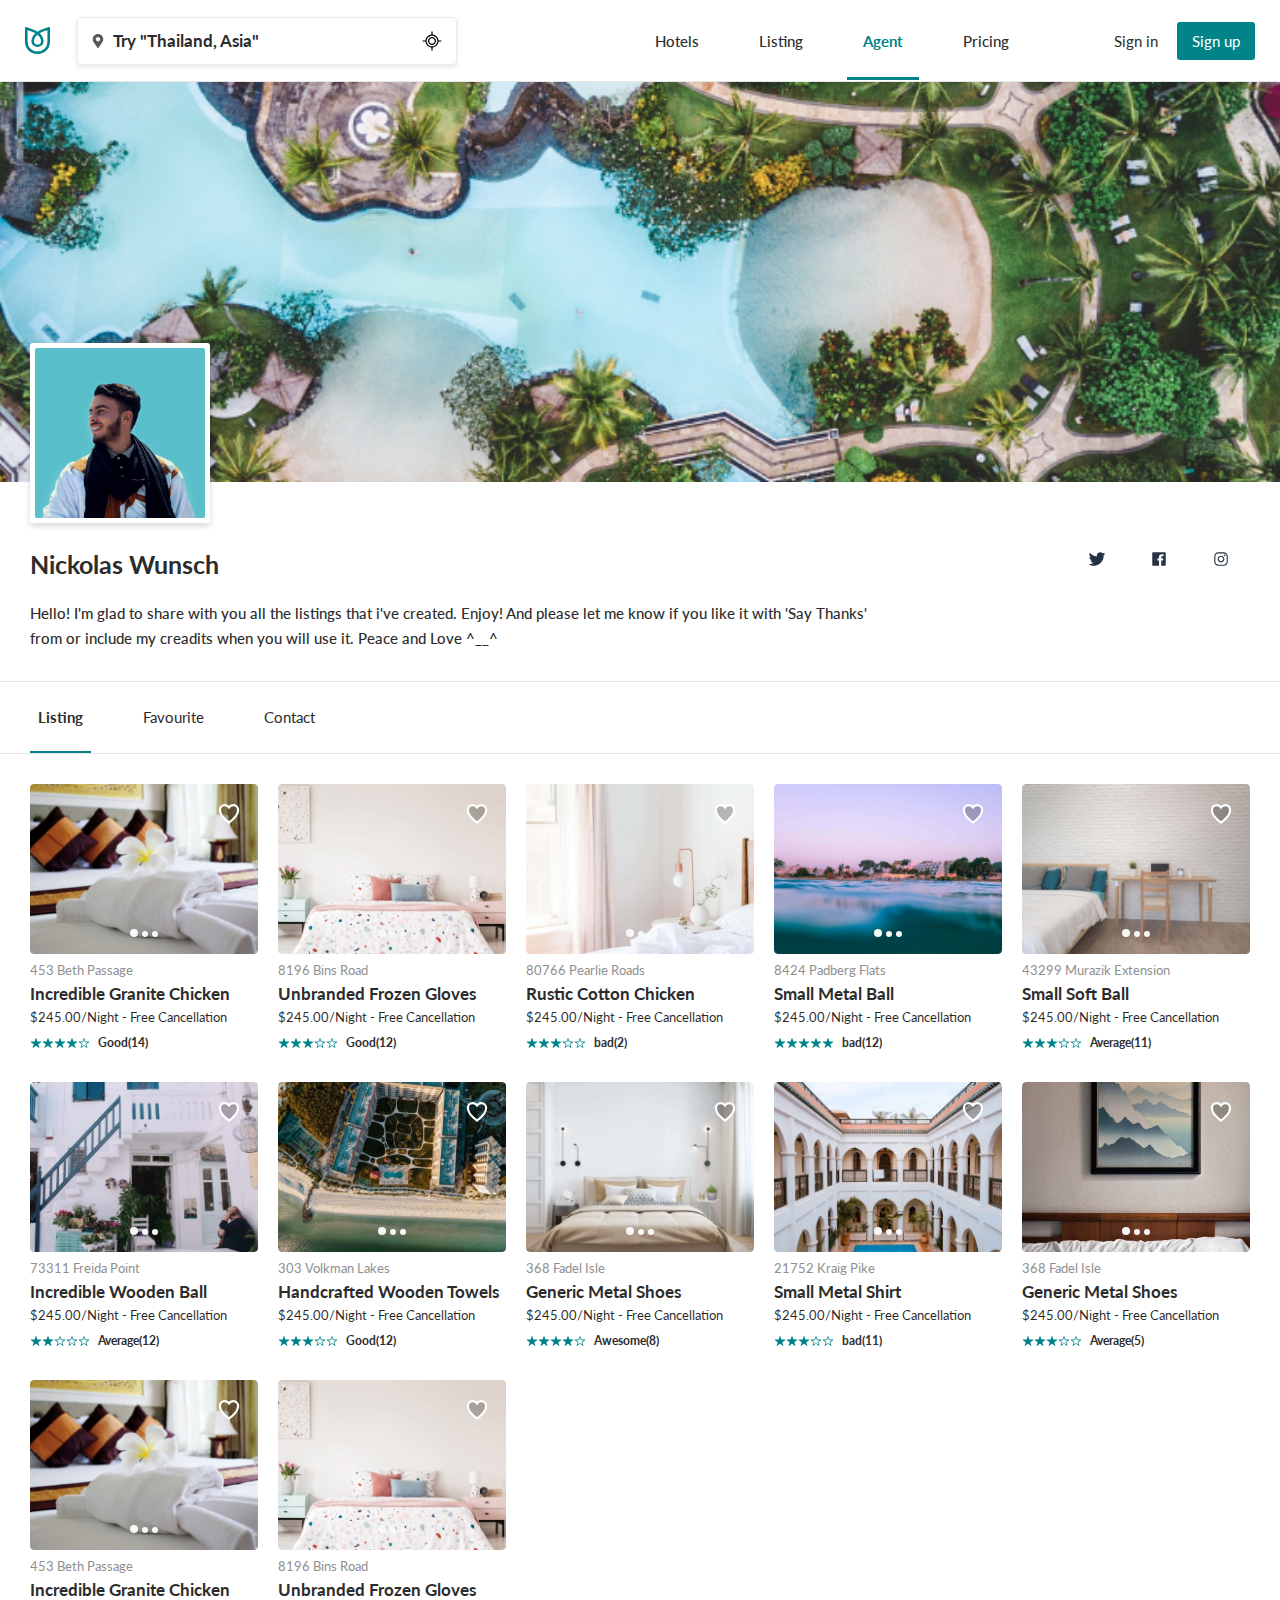
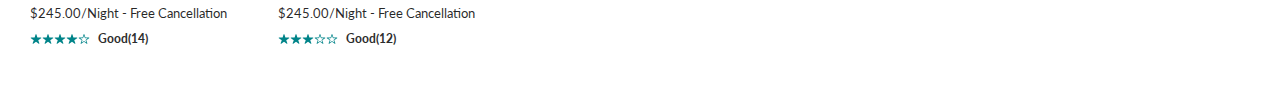
<file: agent.html>
<!DOCTYPE html>
<html lang="en">
  <head>
    <meta charset="UTF-8" />
    <link rel="shortcut icon" href="static/media/titileIcon/favicon.ico" />
    <meta name="viewport" content="width=device-width, initial-scale=1.0" />
    <title>Agent</title>
    <link
      href="https://fonts.googleapis.com/css?family=Lato&display=swap"
      rel="stylesheet"
    />
    <link rel="stylesheet" href="static/css/style.css" />
    <link rel="stylesheet" href="static/css/agent.css" />
  </head>
  <body>
    <!-- layout -->
    <div class="layout">
      <!-- head section start -->
      <header class="header_section">
        <div class="sticky_outer_wrapper">
          <div class="sticky_inner_wrapper">
            <nav class="topnav">
              <div class="banner">
                <div class="logo">
                  <a href="index.html">
                    <img src="static/media/logo/logo.svg" alt="" />
                  </a>
                </div>
                <div class="search-bar">
                  <svg
                    stroke="currentColor"
                    fill="#595959"
                    stroke-width="0"
                    viewBox="0 0 384 512"
                    class="icon-left"
                    height="14"
                    width="14"
                    xmlns="http://www.w3.org/2000/svg"
                  >
                    <path
                      d="M172.268 501.67C26.97 291.031 0 269.413 0 192 0 85.961 85.961 0 192 0s192 85.961 192 192c0 77.413-26.97 99.031-172.268 309.67-9.535 13.774-29.93 13.773-39.464 0zM192 272c44.183 0 80-35.817 80-80s-35.817-80-80-80-80 35.817-80 80 35.817 80 80 80z"
                    ></path>
                  </svg>
                  <input type="text" placeholder='Try "Thailand, Asia"' />
                  <svg
                    xmlns="http://www.w3.org/2000/svg"
                    version="1.1"
                    x="0px"
                    y="0px"
                    width="30"
                    height="30"
                    viewBox="0 0 144.083 144"
                    enable-background="new 0 0 144.083 144"
                    class="icon-right"
                  >
                    <path
                      d="M117.292,69h-13.587C102.28,53.851,90.19,41.761,75.042,40.337V26.5h-6v13.837C53.893,41.761,41.802,53.851,40.378,69  H26.792v6h13.587c1.425,15.148,13.515,27.238,28.663,28.663V117.5h6v-13.837C90.19,102.238,102.28,90.148,103.705,75h13.587V69z   M72.042,97.809c-14.23,0-25.809-11.578-25.809-25.809c0-14.231,11.578-25.809,25.809-25.809S97.85,57.769,97.85,72  C97.85,86.23,86.272,97.809,72.042,97.809z"
                    ></path>
                    <path
                      d="M72.042,52.541c-10.729,0-19.459,8.729-19.459,19.459s8.729,19.459,19.459,19.459S91.5,82.729,91.5,72  S82.771,52.541,72.042,52.541z M72.042,85.459c-7.421,0-13.459-6.037-13.459-13.459c0-7.421,6.038-13.459,13.459-13.459  S85.5,64.579,85.5,72C85.5,79.422,79.462,85.459,72.042,85.459z"
                    ></path>
                  </svg>
                </div>
              </div>
              <div class="menu_bar">
                <div class="nav_menu">
                  <ul>
                    <li><a href="index.html">Hotels</a></li>
                    <li><a href="listing.html">Listing</a></li>
                    <li><a href="agent.html" class="active">Agent</a></li>
                    <li><a href="pricing.html">Pricing</a></li>
                  </ul>
                </div>
                <div class="menu_sign">
                  <ul>
                    <li><a href="#" class="default-btn">Sign in</a></li>
                    <li><a href="#" class="default-btn sign_up">Sign up</a></li>
                  </ul>
                </div>
              </div>
              <button class="sidenav_show_btn" id="sidenavShowButton">
                <span style="height: 2px;"></span>
                <span style="height: 2px;"></span>
                <span style="height: 2px;"></span>
              </button>
            </nav>
          </div>
        </div>
      </header>
      <!-- head section end -->

      <!-- main section start -->
      <main class="layout_content">
        <div class="main_section">
          <!-- cover slider -->
          <div class="cover_slider"></div>
          <!-- agent about start -->
          <div class="agent_about">
            <div class="about_container">
              <div class="profile_picture">
                <img src="static/media/agent/profilepic.png" alt="pic" />
              </div>
              <div class="about_content">
                <div class="text_content">
                  <h2>Nickolas Wunsch</h2>
                  <p>
                    Hello! I'm glad to share with you all the listings that i've
                    created. Enjoy! And please let me know if you like it with
                    'Say Thanks' from or include my creadits when you will use
                    it. Peace and Love ^__^
                  </p>
                </div>
                <div class="social_id">
                  <a
                    href="http://www.twitter.com"
                    target="_blank"
                    rel="noopener noreferrer"
                    class="twitter"
                  >
                    <div class="social_tooltip">
                      Twitter
                      <div class="tooltip_arrow"></div>
                    </div>
                    <svg
                      stroke="currentColor"
                      fill="currentColor"
                      stroke-width="0"
                      viewBox="0 0 512 512"
                      class="twitter"
                      height="1em"
                      width="1em"
                      xmlns="http://www.w3.org/2000/svg"
                    >
                      <path
                        d="M492 109.5c-17.4 7.7-36 12.9-55.6 15.3 20-12 35.4-31 42.6-53.6-18.7 11.1-39.4 19.2-61.5 23.5C399.8 75.8 374.6 64 346.8 64c-53.5 0-96.8 43.4-96.8 96.9 0 7.6.8 15 2.5 22.1-80.5-4-151.9-42.6-199.6-101.3-8.3 14.3-13.1 31-13.1 48.7 0 33.6 17.2 63.3 43.2 80.7-16-.4-31-4.8-44-12.1v1.2c0 47 33.4 86.1 77.7 95-8.1 2.2-16.7 3.4-25.5 3.4-6.2 0-12.3-.6-18.2-1.8 12.3 38.5 48.1 66.5 90.5 67.3-33.1 26-74.9 41.5-120.3 41.5-7.8 0-15.5-.5-23.1-1.4C62.8 432 113.7 448 168.3 448 346.6 448 444 300.3 444 172.2c0-4.2-.1-8.4-.3-12.5C462.6 146 479 129 492 109.5z"
                      ></path>
                    </svg>
                  </a>
                  <a
                    href="http://www.facebook.com"
                    target="_blank"
                    rel="noopener noreferrer"
                  >
                    <div class="social_tooltip">
                      Facebook
                      <div class="tooltip_arrow"></div>
                    </div>
                    <svg
                      stroke="currentColor"
                      fill="currentColor"
                      stroke-width="0"
                      viewBox="0 0 512 512"
                      class="facebook"
                      height="1em"
                      width="1em"
                      xmlns="http://www.w3.org/2000/svg"
                    >
                      <path
                        d="M426.8 64H85.2C73.5 64 64 73.5 64 85.2v341.6c0 11.7 9.5 21.2 21.2 21.2H256V296h-45.9v-56H256v-41.4c0-49.6 34.4-76.6 78.7-76.6 21.2 0 44 1.6 49.3 2.3v51.8h-35.3c-24.1 0-28.7 11.4-28.7 28.2V240h57.4l-7.5 56H320v152h106.8c11.7 0 21.2-9.5 21.2-21.2V85.2c0-11.7-9.5-21.2-21.2-21.2z"
                      ></path>
                    </svg>
                  </a>
                  <a
                    href="http://www.instagram.com"
                    target="_blank"
                    rel="noopener noreferrer"
                  >
                    <div class="social_tooltip">
                      Instagram
                      <div class="tooltip_arrow"></div>
                    </div>
                    <svg
                      stroke="currentColor"
                      fill="currentColor"
                      stroke-width="0"
                      viewBox="0 0 512 512"
                      class="instagram"
                      height="1em"
                      width="1em"
                      xmlns="http://www.w3.org/2000/svg"
                    >
                      <path
                        d="M336 96c21.2 0 41.3 8.4 56.5 23.5S416 154.8 416 176v160c0 21.2-8.4 41.3-23.5 56.5S357.2 416 336 416H176c-21.2 0-41.3-8.4-56.5-23.5S96 357.2 96 336V176c0-21.2 8.4-41.3 23.5-56.5S154.8 96 176 96h160m0-32H176c-61.6 0-112 50.4-112 112v160c0 61.6 50.4 112 112 112h160c61.6 0 112-50.4 112-112V176c0-61.6-50.4-112-112-112z"
                      ></path>
                      <path
                        d="M360 176c-13.3 0-24-10.7-24-24s10.7-24 24-24c13.2 0 24 10.7 24 24s-10.8 24-24 24zM256 192c35.3 0 64 28.7 64 64s-28.7 64-64 64-64-28.7-64-64 28.7-64 64-64m0-32c-53 0-96 43-96 96s43 96 96 96 96-43 96-96-43-96-96-96z"
                      ></path>
                    </svg>
                  </a>
                </div>
              </div>
            </div>
          </div>
          <!-- agent about start -->
          <!-- menu item start -->
          <div class="menu_item">
            <ul>
              <li><a href="agent.html" class="active">Listing</a></li>
              <li><a href="favourite.html">Favourite</a></li>
              <li><a href="contact.html">Contact</a></li>
            </ul>
          </div>
          <!-- menu item start -->
          <!-- Traveler  start -->
          <div class="traveler-sc">
            <div class="media-wrapper">
              <div class="wrapper-list">
                <div class="wrapper-container">
                  <div class="img-container" data-count="0">
                    <div id="imgDock">
                      <img
                        src="static/media/travelers/hotel-12_thumb.jpg"
                        alt="0"
                        style="left: 0;"
                      />
                      <img
                        src="static/media/travelers/hotel-13_thumb.jpg"
                        alt="1"
                        style="left: 0;transform: translateX(100%);"
                      />
                      <img
                        src="static/media/travelers/hotel-14_thumb.jpg"
                        alt="2"
                        style="left: 0;transform: translateX(-100%);"
                      />
                    </div>
                    <button class="favorite_btn">
                      <svg
                        xmlns="http://www.w3.org/2000/svg"
                        viewBox="0 0 18.64 18.232"
                      >
                        <path
                          d="M60.16,56h-.04a4.551,4.551,0,0,0-3.8,2.08A4.551,4.551,0,0,0,52.52,56h-.04A4.522,4.522,0,0,0,48,60.52a9.737,9.737,0,0,0,1.912,5.308A33.506,33.506,0,0,0,56.32,72a33.506,33.506,0,0,0,6.408-6.172A9.737,9.737,0,0,0,64.64,60.52,4.522,4.522,0,0,0,60.16,56Z"
                          transform="translate(-47 -55)"
                        ></path>
                      </svg>
                    </button>
                    <button class="img-btn imagePrevBtn">
                      &#8249;
                    </button>
                    <button class="img-btn imageNextBtn">
                      &#8250;
                    </button>
                    <div class="dot">
                      <span style="width: 8px;height: 8px;"></span>
                      <span></span>
                      <span></span>
                    </div>
                  </div>
                  <div class="text-content">
                    <div class="location">453 Beth Passage</div>
                    <h4>Incredible Granite Chicken</h4>
                    <div class="meta-wrapper">
                      <p class="para visi-hidden">
                        $245.00/Night - Free Cancellation
                      </p>
                      <div class="rating visi-hidden">
                        <svg
                          stroke="currentColor"
                          fill="currentColor"
                          stroke-width="0"
                          viewBox="0 0 512 512"
                          height="1em"
                          width="1em"
                          xmlns="http://www.w3.org/2000/svg"
                        >
                          <path
                            d="M463 192H315.9L271.2 58.6C269 52.1 262.9 48 256 48s-13 4.1-15.2 10.6L196.1 192H48c-8.8 0-16 7.2-16 16 0 .9.1 1.9.3 2.7.2 3.5 1.8 7.4 6.7 11.3l120.9 85.2-46.4 134.9c-2.3 6.5 0 13.8 5.5 18 2.9 2.1 5.6 3.9 9 3.9 3.3 0 7.2-1.7 10-3.6l118-84.1 118 84.1c2.8 2 6.7 3.6 10 3.6 3.4 0 6.1-1.7 8.9-3.9 5.6-4.2 7.8-11.4 5.5-18L352 307.2l119.9-86 2.9-2.5c2.6-2.8 5.2-6.6 5.2-10.7 0-8.8-8.2-16-17-16z"
                          ></path>
                        </svg>
                        <svg
                          stroke="currentColor"
                          fill="currentColor"
                          stroke-width="0"
                          viewBox="0 0 512 512"
                          height="1em"
                          width="1em"
                          xmlns="http://www.w3.org/2000/svg"
                        >
                          <path
                            d="M463 192H315.9L271.2 58.6C269 52.1 262.9 48 256 48s-13 4.1-15.2 10.6L196.1 192H48c-8.8 0-16 7.2-16 16 0 .9.1 1.9.3 2.7.2 3.5 1.8 7.4 6.7 11.3l120.9 85.2-46.4 134.9c-2.3 6.5 0 13.8 5.5 18 2.9 2.1 5.6 3.9 9 3.9 3.3 0 7.2-1.7 10-3.6l118-84.1 118 84.1c2.8 2 6.7 3.6 10 3.6 3.4 0 6.1-1.7 8.9-3.9 5.6-4.2 7.8-11.4 5.5-18L352 307.2l119.9-86 2.9-2.5c2.6-2.8 5.2-6.6 5.2-10.7 0-8.8-8.2-16-17-16z"
                          ></path>
                        </svg>
                        <svg
                          stroke="currentColor"
                          fill="currentColor"
                          stroke-width="0"
                          viewBox="0 0 512 512"
                          height="1em"
                          width="1em"
                          xmlns="http://www.w3.org/2000/svg"
                        >
                          <path
                            d="M463 192H315.9L271.2 58.6C269 52.1 262.9 48 256 48s-13 4.1-15.2 10.6L196.1 192H48c-8.8 0-16 7.2-16 16 0 .9.1 1.9.3 2.7.2 3.5 1.8 7.4 6.7 11.3l120.9 85.2-46.4 134.9c-2.3 6.5 0 13.8 5.5 18 2.9 2.1 5.6 3.9 9 3.9 3.3 0 7.2-1.7 10-3.6l118-84.1 118 84.1c2.8 2 6.7 3.6 10 3.6 3.4 0 6.1-1.7 8.9-3.9 5.6-4.2 7.8-11.4 5.5-18L352 307.2l119.9-86 2.9-2.5c2.6-2.8 5.2-6.6 5.2-10.7 0-8.8-8.2-16-17-16z"
                          ></path>
                        </svg>
                        <svg
                          stroke="currentColor"
                          fill="currentColor"
                          stroke-width="0"
                          viewBox="0 0 512 512"
                          height="1em"
                          width="1em"
                          xmlns="http://www.w3.org/2000/svg"
                        >
                          <path
                            d="M463 192H315.9L271.2 58.6C269 52.1 262.9 48 256 48s-13 4.1-15.2 10.6L196.1 192H48c-8.8 0-16 7.2-16 16 0 .9.1 1.9.3 2.7.2 3.5 1.8 7.4 6.7 11.3l120.9 85.2-46.4 134.9c-2.3 6.5 0 13.8 5.5 18 2.9 2.1 5.6 3.9 9 3.9 3.3 0 7.2-1.7 10-3.6l118-84.1 118 84.1c2.8 2 6.7 3.6 10 3.6 3.4 0 6.1-1.7 8.9-3.9 5.6-4.2 7.8-11.4 5.5-18L352 307.2l119.9-86 2.9-2.5c2.6-2.8 5.2-6.6 5.2-10.7 0-8.8-8.2-16-17-16z"
                          ></path>
                        </svg>
                        <svg
                          stroke="currentColor"
                          fill="currentColor"
                          stroke-width="0"
                          viewBox="0 0 512 512"
                          height="1em"
                          width="1em"
                          xmlns="http://www.w3.org/2000/svg"
                        >
                          <path
                            d="M463 192H315.9L271.2 58.6C269 52.1 262.9 48 256 48s-13 4.1-15.2 10.6L196.1 192H48c-8.8 0-16 7.2-16 16 0 .9.1 1.9.3 2.7.2 3.5 1.8 7.4 6.7 11.3l120.9 85.2-46.4 134.9c-2.3 6.5 0 13.8 5.5 18 2.9 2.1 5.6 3.9 9 3.9 3.3 0 7.2-1.7 10-3.6l118-84.1 118 84.1c2.8 2 6.7 3.6 10 3.6 3.4 0 6.1-1.7 8.9-3.9 5.6-4.2 7.8-11.4 5.5-18L352 307.2l119.9-86 2.9-2.5c2.6-2.8 5.2-6.6 5.2-10.7 0-8.8-8.2-16-17-16zm-127.2 92.5c-10 7.2-14.2 20.2-10.2 31.8l30.1 87.7c1.3 3.7-2.9 6.8-6.1 4.6l-77.4-55.2c-4.9-3.5-10.6-5.2-16.3-5.2-5.7 0-11.4 1.7-16.2 5.2l-77.4 55.1c-3.2 2.3-7.4-.9-6.1-4.6l30.1-87.7c4-11.8-.2-24.8-10.3-32l-81-57.1c-3.2-2.2-1.6-7.3 2.3-7.3H196c12 0 22.7-7.7 26.5-19.1l29.6-88.2c1.2-3.6 6.4-3.6 7.6 0l29.6 88.2c3.8 11.4 14.5 19.1 26.5 19.1h97.3c3.9 0 5.5 5 2.3 7.2l-79.6 57.5z"
                          ></path>
                        </svg>
                        <strong>Good(14)</strong>
                      </div>
                      <a href="#" id="ratingbtn">View Details</a>
                    </div>
                  </div>
                </div>
              </div>
              <div class="wrapper-list">
                <div class="wrapper-container">
                  <div class="img-container" data-count="0">
                    <div id="imgDock">
                      <img
                        src="static/media/travelers/hotel-18_thumb.jpg"
                        alt="0"
                        style="left: 0;"
                      />
                      <img
                        src="static/media/travelers/hotel-19_thumb.jpg"
                        alt="1"
                        style="left: 0;transform: translateX(100%);"
                      />
                      <img
                        src="static/media/travelers/hotel-20_thumb.jpg"
                        alt="2"
                        style="left: 0;transform: translateX(-100%);"
                      />
                    </div>
                    <button class="favorite_btn">
                      <svg
                        xmlns="http://www.w3.org/2000/svg"
                        viewBox="0 0 18.64 18.232"
                      >
                        <path
                          d="M60.16,56h-.04a4.551,4.551,0,0,0-3.8,2.08A4.551,4.551,0,0,0,52.52,56h-.04A4.522,4.522,0,0,0,48,60.52a9.737,9.737,0,0,0,1.912,5.308A33.506,33.506,0,0,0,56.32,72a33.506,33.506,0,0,0,6.408-6.172A9.737,9.737,0,0,0,64.64,60.52,4.522,4.522,0,0,0,60.16,56Z"
                          transform="translate(-47 -55)"
                        ></path>
                      </svg>
                    </button>
                    <button class="img-btn imagePrevBtn">
                      &#8249;
                    </button>
                    <button class="img-btn imageNextBtn">
                      &#8250;
                    </button>
                    <div class="dot">
                      <span style="width: 8px;height: 8px;"></span>
                      <span></span>
                      <span></span>
                    </div>
                  </div>
                  <div class="text-content">
                    <div class="location">8196 Bins Road</div>
                    <h4>Unbranded Frozen Gloves</h4>
                    <div class="meta-wrapper">
                      <p class="para visi-hidden">
                        $245.00/Night - Free Cancellation
                      </p>
                      <div class="rating visi-hidden">
                        <svg
                          stroke="currentColor"
                          fill="currentColor"
                          stroke-width="0"
                          viewBox="0 0 512 512"
                          height="1em"
                          width="1em"
                          xmlns="http://www.w3.org/2000/svg"
                        >
                          <path
                            d="M463 192H315.9L271.2 58.6C269 52.1 262.9 48 256 48s-13 4.1-15.2 10.6L196.1 192H48c-8.8 0-16 7.2-16 16 0 .9.1 1.9.3 2.7.2 3.5 1.8 7.4 6.7 11.3l120.9 85.2-46.4 134.9c-2.3 6.5 0 13.8 5.5 18 2.9 2.1 5.6 3.9 9 3.9 3.3 0 7.2-1.7 10-3.6l118-84.1 118 84.1c2.8 2 6.7 3.6 10 3.6 3.4 0 6.1-1.7 8.9-3.9 5.6-4.2 7.8-11.4 5.5-18L352 307.2l119.9-86 2.9-2.5c2.6-2.8 5.2-6.6 5.2-10.7 0-8.8-8.2-16-17-16z"
                          ></path>
                        </svg>
                        <svg
                          stroke="currentColor"
                          fill="currentColor"
                          stroke-width="0"
                          viewBox="0 0 512 512"
                          height="1em"
                          width="1em"
                          xmlns="http://www.w3.org/2000/svg"
                        >
                          <path
                            d="M463 192H315.9L271.2 58.6C269 52.1 262.9 48 256 48s-13 4.1-15.2 10.6L196.1 192H48c-8.8 0-16 7.2-16 16 0 .9.1 1.9.3 2.7.2 3.5 1.8 7.4 6.7 11.3l120.9 85.2-46.4 134.9c-2.3 6.5 0 13.8 5.5 18 2.9 2.1 5.6 3.9 9 3.9 3.3 0 7.2-1.7 10-3.6l118-84.1 118 84.1c2.8 2 6.7 3.6 10 3.6 3.4 0 6.1-1.7 8.9-3.9 5.6-4.2 7.8-11.4 5.5-18L352 307.2l119.9-86 2.9-2.5c2.6-2.8 5.2-6.6 5.2-10.7 0-8.8-8.2-16-17-16z"
                          ></path>
                        </svg>
                        <svg
                          stroke="currentColor"
                          fill="currentColor"
                          stroke-width="0"
                          viewBox="0 0 512 512"
                          height="1em"
                          width="1em"
                          xmlns="http://www.w3.org/2000/svg"
                        >
                          <path
                            d="M463 192H315.9L271.2 58.6C269 52.1 262.9 48 256 48s-13 4.1-15.2 10.6L196.1 192H48c-8.8 0-16 7.2-16 16 0 .9.1 1.9.3 2.7.2 3.5 1.8 7.4 6.7 11.3l120.9 85.2-46.4 134.9c-2.3 6.5 0 13.8 5.5 18 2.9 2.1 5.6 3.9 9 3.9 3.3 0 7.2-1.7 10-3.6l118-84.1 118 84.1c2.8 2 6.7 3.6 10 3.6 3.4 0 6.1-1.7 8.9-3.9 5.6-4.2 7.8-11.4 5.5-18L352 307.2l119.9-86 2.9-2.5c2.6-2.8 5.2-6.6 5.2-10.7 0-8.8-8.2-16-17-16z"
                          ></path>
                        </svg>
                        <svg
                          stroke="currentColor"
                          fill="currentColor"
                          stroke-width="0"
                          viewBox="0 0 512 512"
                          height="1em"
                          width="1em"
                          xmlns="http://www.w3.org/2000/svg"
                        >
                          <path
                            d="M463 192H315.9L271.2 58.6C269 52.1 262.9 48 256 48s-13 4.1-15.2 10.6L196.1 192H48c-8.8 0-16 7.2-16 16 0 .9.1 1.9.3 2.7.2 3.5 1.8 7.4 6.7 11.3l120.9 85.2-46.4 134.9c-2.3 6.5 0 13.8 5.5 18 2.9 2.1 5.6 3.9 9 3.9 3.3 0 7.2-1.7 10-3.6l118-84.1 118 84.1c2.8 2 6.7 3.6 10 3.6 3.4 0 6.1-1.7 8.9-3.9 5.6-4.2 7.8-11.4 5.5-18L352 307.2l119.9-86 2.9-2.5c2.6-2.8 5.2-6.6 5.2-10.7 0-8.8-8.2-16-17-16zm-127.2 92.5c-10 7.2-14.2 20.2-10.2 31.8l30.1 87.7c1.3 3.7-2.9 6.8-6.1 4.6l-77.4-55.2c-4.9-3.5-10.6-5.2-16.3-5.2-5.7 0-11.4 1.7-16.2 5.2l-77.4 55.1c-3.2 2.3-7.4-.9-6.1-4.6l30.1-87.7c4-11.8-.2-24.8-10.3-32l-81-57.1c-3.2-2.2-1.6-7.3 2.3-7.3H196c12 0 22.7-7.7 26.5-19.1l29.6-88.2c1.2-3.6 6.4-3.6 7.6 0l29.6 88.2c3.8 11.4 14.5 19.1 26.5 19.1h97.3c3.9 0 5.5 5 2.3 7.2l-79.6 57.5z"
                          ></path>
                        </svg>
                        <svg
                          stroke="currentColor"
                          fill="currentColor"
                          stroke-width="0"
                          viewBox="0 0 512 512"
                          height="1em"
                          width="1em"
                          xmlns="http://www.w3.org/2000/svg"
                        >
                          <path
                            d="M463 192H315.9L271.2 58.6C269 52.1 262.9 48 256 48s-13 4.1-15.2 10.6L196.1 192H48c-8.8 0-16 7.2-16 16 0 .9.1 1.9.3 2.7.2 3.5 1.8 7.4 6.7 11.3l120.9 85.2-46.4 134.9c-2.3 6.5 0 13.8 5.5 18 2.9 2.1 5.6 3.9 9 3.9 3.3 0 7.2-1.7 10-3.6l118-84.1 118 84.1c2.8 2 6.7 3.6 10 3.6 3.4 0 6.1-1.7 8.9-3.9 5.6-4.2 7.8-11.4 5.5-18L352 307.2l119.9-86 2.9-2.5c2.6-2.8 5.2-6.6 5.2-10.7 0-8.8-8.2-16-17-16zm-127.2 92.5c-10 7.2-14.2 20.2-10.2 31.8l30.1 87.7c1.3 3.7-2.9 6.8-6.1 4.6l-77.4-55.2c-4.9-3.5-10.6-5.2-16.3-5.2-5.7 0-11.4 1.7-16.2 5.2l-77.4 55.1c-3.2 2.3-7.4-.9-6.1-4.6l30.1-87.7c4-11.8-.2-24.8-10.3-32l-81-57.1c-3.2-2.2-1.6-7.3 2.3-7.3H196c12 0 22.7-7.7 26.5-19.1l29.6-88.2c1.2-3.6 6.4-3.6 7.6 0l29.6 88.2c3.8 11.4 14.5 19.1 26.5 19.1h97.3c3.9 0 5.5 5 2.3 7.2l-79.6 57.5z"
                          ></path>
                        </svg>
                        <strong>Good(12)</strong>
                      </div>
                      <a href="#" id="ratingbtn">View Details</a>
                    </div>
                  </div>
                </div>
              </div>
              <div class="wrapper-list">
                <div class="wrapper-container">
                  <div class="img-container" data-count="0">
                    <div id="imgDock">
                      <img
                        src="static/media/travelers/hotel-4_thumb.jpg"
                        alt="0"
                        style="left: 0;"
                      />
                      <img
                        src="static/media/travelers/hotel-5_thumb.jpg"
                        alt="1"
                        style="left: 0;transform: translateX(100%);"
                      />
                      <img
                        src="static/media/travelers/hotel-6_thumb.jpg"
                        alt="2"
                        style="left: 0;transform: translateX(-100%);"
                      />
                    </div>
                    <button class="favorite_btn">
                      <svg
                        xmlns="http://www.w3.org/2000/svg"
                        viewBox="0 0 18.64 18.232"
                      >
                        <path
                          d="M60.16,56h-.04a4.551,4.551,0,0,0-3.8,2.08A4.551,4.551,0,0,0,52.52,56h-.04A4.522,4.522,0,0,0,48,60.52a9.737,9.737,0,0,0,1.912,5.308A33.506,33.506,0,0,0,56.32,72a33.506,33.506,0,0,0,6.408-6.172A9.737,9.737,0,0,0,64.64,60.52,4.522,4.522,0,0,0,60.16,56Z"
                          transform="translate(-47 -55)"
                        ></path>
                      </svg>
                    </button>
                    <button class="img-btn imagePrevBtn">
                      &#8249;
                    </button>
                    <button class="img-btn imageNextBtn">
                      &#8250;
                    </button>
                    <div class="dot">
                      <span style="width: 8px;height: 8px;"></span>
                      <span></span>
                      <span></span>
                    </div>
                  </div>
                  <div class="text-content">
                    <div class="location">80766 Pearlie Roads</div>
                    <h4>Rustic Cotton Chicken</h4>
                    <div class="meta-wrapper">
                      <p class="para visi-hidden">
                        $245.00/Night - Free Cancellation
                      </p>
                      <div class="rating visi-hidden">
                        <svg
                          stroke="currentColor"
                          fill="currentColor"
                          stroke-width="0"
                          viewBox="0 0 512 512"
                          height="1em"
                          width="1em"
                          xmlns="http://www.w3.org/2000/svg"
                        >
                          <path
                            d="M463 192H315.9L271.2 58.6C269 52.1 262.9 48 256 48s-13 4.1-15.2 10.6L196.1 192H48c-8.8 0-16 7.2-16 16 0 .9.1 1.9.3 2.7.2 3.5 1.8 7.4 6.7 11.3l120.9 85.2-46.4 134.9c-2.3 6.5 0 13.8 5.5 18 2.9 2.1 5.6 3.9 9 3.9 3.3 0 7.2-1.7 10-3.6l118-84.1 118 84.1c2.8 2 6.7 3.6 10 3.6 3.4 0 6.1-1.7 8.9-3.9 5.6-4.2 7.8-11.4 5.5-18L352 307.2l119.9-86 2.9-2.5c2.6-2.8 5.2-6.6 5.2-10.7 0-8.8-8.2-16-17-16z"
                          ></path>
                        </svg>
                        <svg
                          stroke="currentColor"
                          fill="currentColor"
                          stroke-width="0"
                          viewBox="0 0 512 512"
                          height="1em"
                          width="1em"
                          xmlns="http://www.w3.org/2000/svg"
                        >
                          <path
                            d="M463 192H315.9L271.2 58.6C269 52.1 262.9 48 256 48s-13 4.1-15.2 10.6L196.1 192H48c-8.8 0-16 7.2-16 16 0 .9.1 1.9.3 2.7.2 3.5 1.8 7.4 6.7 11.3l120.9 85.2-46.4 134.9c-2.3 6.5 0 13.8 5.5 18 2.9 2.1 5.6 3.9 9 3.9 3.3 0 7.2-1.7 10-3.6l118-84.1 118 84.1c2.8 2 6.7 3.6 10 3.6 3.4 0 6.1-1.7 8.9-3.9 5.6-4.2 7.8-11.4 5.5-18L352 307.2l119.9-86 2.9-2.5c2.6-2.8 5.2-6.6 5.2-10.7 0-8.8-8.2-16-17-16z"
                          ></path>
                        </svg>
                        <svg
                          stroke="currentColor"
                          fill="currentColor"
                          stroke-width="0"
                          viewBox="0 0 512 512"
                          height="1em"
                          width="1em"
                          xmlns="http://www.w3.org/2000/svg"
                        >
                          <path
                            d="M463 192H315.9L271.2 58.6C269 52.1 262.9 48 256 48s-13 4.1-15.2 10.6L196.1 192H48c-8.8 0-16 7.2-16 16 0 .9.1 1.9.3 2.7.2 3.5 1.8 7.4 6.7 11.3l120.9 85.2-46.4 134.9c-2.3 6.5 0 13.8 5.5 18 2.9 2.1 5.6 3.9 9 3.9 3.3 0 7.2-1.7 10-3.6l118-84.1 118 84.1c2.8 2 6.7 3.6 10 3.6 3.4 0 6.1-1.7 8.9-3.9 5.6-4.2 7.8-11.4 5.5-18L352 307.2l119.9-86 2.9-2.5c2.6-2.8 5.2-6.6 5.2-10.7 0-8.8-8.2-16-17-16z"
                          ></path>
                        </svg>
                        <svg
                          stroke="currentColor"
                          fill="currentColor"
                          stroke-width="0"
                          viewBox="0 0 512 512"
                          height="1em"
                          width="1em"
                          xmlns="http://www.w3.org/2000/svg"
                        >
                          <path
                            d="M463 192H315.9L271.2 58.6C269 52.1 262.9 48 256 48s-13 4.1-15.2 10.6L196.1 192H48c-8.8 0-16 7.2-16 16 0 .9.1 1.9.3 2.7.2 3.5 1.8 7.4 6.7 11.3l120.9 85.2-46.4 134.9c-2.3 6.5 0 13.8 5.5 18 2.9 2.1 5.6 3.9 9 3.9 3.3 0 7.2-1.7 10-3.6l118-84.1 118 84.1c2.8 2 6.7 3.6 10 3.6 3.4 0 6.1-1.7 8.9-3.9 5.6-4.2 7.8-11.4 5.5-18L352 307.2l119.9-86 2.9-2.5c2.6-2.8 5.2-6.6 5.2-10.7 0-8.8-8.2-16-17-16zm-127.2 92.5c-10 7.2-14.2 20.2-10.2 31.8l30.1 87.7c1.3 3.7-2.9 6.8-6.1 4.6l-77.4-55.2c-4.9-3.5-10.6-5.2-16.3-5.2-5.7 0-11.4 1.7-16.2 5.2l-77.4 55.1c-3.2 2.3-7.4-.9-6.1-4.6l30.1-87.7c4-11.8-.2-24.8-10.3-32l-81-57.1c-3.2-2.2-1.6-7.3 2.3-7.3H196c12 0 22.7-7.7 26.5-19.1l29.6-88.2c1.2-3.6 6.4-3.6 7.6 0l29.6 88.2c3.8 11.4 14.5 19.1 26.5 19.1h97.3c3.9 0 5.5 5 2.3 7.2l-79.6 57.5z"
                          ></path>
                        </svg>
                        <svg
                          stroke="currentColor"
                          fill="currentColor"
                          stroke-width="0"
                          viewBox="0 0 512 512"
                          height="1em"
                          width="1em"
                          xmlns="http://www.w3.org/2000/svg"
                        >
                          <path
                            d="M463 192H315.9L271.2 58.6C269 52.1 262.9 48 256 48s-13 4.1-15.2 10.6L196.1 192H48c-8.8 0-16 7.2-16 16 0 .9.1 1.9.3 2.7.2 3.5 1.8 7.4 6.7 11.3l120.9 85.2-46.4 134.9c-2.3 6.5 0 13.8 5.5 18 2.9 2.1 5.6 3.9 9 3.9 3.3 0 7.2-1.7 10-3.6l118-84.1 118 84.1c2.8 2 6.7 3.6 10 3.6 3.4 0 6.1-1.7 8.9-3.9 5.6-4.2 7.8-11.4 5.5-18L352 307.2l119.9-86 2.9-2.5c2.6-2.8 5.2-6.6 5.2-10.7 0-8.8-8.2-16-17-16zm-127.2 92.5c-10 7.2-14.2 20.2-10.2 31.8l30.1 87.7c1.3 3.7-2.9 6.8-6.1 4.6l-77.4-55.2c-4.9-3.5-10.6-5.2-16.3-5.2-5.7 0-11.4 1.7-16.2 5.2l-77.4 55.1c-3.2 2.3-7.4-.9-6.1-4.6l30.1-87.7c4-11.8-.2-24.8-10.3-32l-81-57.1c-3.2-2.2-1.6-7.3 2.3-7.3H196c12 0 22.7-7.7 26.5-19.1l29.6-88.2c1.2-3.6 6.4-3.6 7.6 0l29.6 88.2c3.8 11.4 14.5 19.1 26.5 19.1h97.3c3.9 0 5.5 5 2.3 7.2l-79.6 57.5z"
                          ></path>
                        </svg>
                        <strong>bad(2)</strong>
                      </div>
                      <a href="#" id="ratingbtn">View Details</a>
                    </div>
                  </div>
                </div>
              </div>
              <div class="wrapper-list">
                <div class="wrapper-container">
                  <div class="img-container" data-count="0">
                    <div id="imgDock">
                      <img
                        src="static/media/travelers/hotel-10_thumb.jpg"
                        alt="0"
                        style="left: 0;"
                      />
                      <img
                        src="static/media/travelers/hotel-11_thumb.jpg"
                        alt="1"
                        style="left: 0;transform: translateX(100%);"
                      />
                      <img
                        src="static/media/travelers/hotel-12_thumb.jpg"
                        alt="2"
                        style="left: 0;transform: translateX(-100%);"
                      />
                    </div>
                    <button class="favorite_btn">
                      <svg
                        xmlns="http://www.w3.org/2000/svg"
                        viewBox="0 0 18.64 18.232"
                      >
                        <path
                          d="M60.16,56h-.04a4.551,4.551,0,0,0-3.8,2.08A4.551,4.551,0,0,0,52.52,56h-.04A4.522,4.522,0,0,0,48,60.52a9.737,9.737,0,0,0,1.912,5.308A33.506,33.506,0,0,0,56.32,72a33.506,33.506,0,0,0,6.408-6.172A9.737,9.737,0,0,0,64.64,60.52,4.522,4.522,0,0,0,60.16,56Z"
                          transform="translate(-47 -55)"
                        ></path>
                      </svg>
                    </button>
                    <button class="img-btn imagePrevBtn">
                      &#8249;
                    </button>
                    <button class="img-btn imageNextBtn">
                      &#8250;
                    </button>
                    <div class="dot">
                      <span style="width: 8px;height: 8px;"></span>
                      <span></span>
                      <span></span>
                    </div>
                  </div>
                  <div class="text-content">
                    <div class="location">8424 Padberg Flats</div>
                    <h4>Small Metal Ball</h4>
                    <div class="meta-wrapper">
                      <p class="para visi-hidden">
                        $245.00/Night - Free Cancellation
                      </p>
                      <div class="rating visi-hidden">
                        <svg
                          stroke="currentColor"
                          fill="currentColor"
                          stroke-width="0"
                          viewBox="0 0 512 512"
                          height="1em"
                          width="1em"
                          xmlns="http://www.w3.org/2000/svg"
                        >
                          <path
                            d="M463 192H315.9L271.2 58.6C269 52.1 262.9 48 256 48s-13 4.1-15.2 10.6L196.1 192H48c-8.8 0-16 7.2-16 16 0 .9.1 1.9.3 2.7.2 3.5 1.8 7.4 6.7 11.3l120.9 85.2-46.4 134.9c-2.3 6.5 0 13.8 5.5 18 2.9 2.1 5.6 3.9 9 3.9 3.3 0 7.2-1.7 10-3.6l118-84.1 118 84.1c2.8 2 6.7 3.6 10 3.6 3.4 0 6.1-1.7 8.9-3.9 5.6-4.2 7.8-11.4 5.5-18L352 307.2l119.9-86 2.9-2.5c2.6-2.8 5.2-6.6 5.2-10.7 0-8.8-8.2-16-17-16z"
                          ></path>
                        </svg>
                        <svg
                          stroke="currentColor"
                          fill="currentColor"
                          stroke-width="0"
                          viewBox="0 0 512 512"
                          height="1em"
                          width="1em"
                          xmlns="http://www.w3.org/2000/svg"
                        >
                          <path
                            d="M463 192H315.9L271.2 58.6C269 52.1 262.9 48 256 48s-13 4.1-15.2 10.6L196.1 192H48c-8.8 0-16 7.2-16 16 0 .9.1 1.9.3 2.7.2 3.5 1.8 7.4 6.7 11.3l120.9 85.2-46.4 134.9c-2.3 6.5 0 13.8 5.5 18 2.9 2.1 5.6 3.9 9 3.9 3.3 0 7.2-1.7 10-3.6l118-84.1 118 84.1c2.8 2 6.7 3.6 10 3.6 3.4 0 6.1-1.7 8.9-3.9 5.6-4.2 7.8-11.4 5.5-18L352 307.2l119.9-86 2.9-2.5c2.6-2.8 5.2-6.6 5.2-10.7 0-8.8-8.2-16-17-16z"
                          ></path>
                        </svg>
                        <svg
                          stroke="currentColor"
                          fill="currentColor"
                          stroke-width="0"
                          viewBox="0 0 512 512"
                          height="1em"
                          width="1em"
                          xmlns="http://www.w3.org/2000/svg"
                        >
                          <path
                            d="M463 192H315.9L271.2 58.6C269 52.1 262.9 48 256 48s-13 4.1-15.2 10.6L196.1 192H48c-8.8 0-16 7.2-16 16 0 .9.1 1.9.3 2.7.2 3.5 1.8 7.4 6.7 11.3l120.9 85.2-46.4 134.9c-2.3 6.5 0 13.8 5.5 18 2.9 2.1 5.6 3.9 9 3.9 3.3 0 7.2-1.7 10-3.6l118-84.1 118 84.1c2.8 2 6.7 3.6 10 3.6 3.4 0 6.1-1.7 8.9-3.9 5.6-4.2 7.8-11.4 5.5-18L352 307.2l119.9-86 2.9-2.5c2.6-2.8 5.2-6.6 5.2-10.7 0-8.8-8.2-16-17-16z"
                          ></path>
                        </svg>
                        <svg
                          stroke="currentColor"
                          fill="currentColor"
                          stroke-width="0"
                          viewBox="0 0 512 512"
                          height="1em"
                          width="1em"
                          xmlns="http://www.w3.org/2000/svg"
                        >
                          <path
                            d="M463 192H315.9L271.2 58.6C269 52.1 262.9 48 256 48s-13 4.1-15.2 10.6L196.1 192H48c-8.8 0-16 7.2-16 16 0 .9.1 1.9.3 2.7.2 3.5 1.8 7.4 6.7 11.3l120.9 85.2-46.4 134.9c-2.3 6.5 0 13.8 5.5 18 2.9 2.1 5.6 3.9 9 3.9 3.3 0 7.2-1.7 10-3.6l118-84.1 118 84.1c2.8 2 6.7 3.6 10 3.6 3.4 0 6.1-1.7 8.9-3.9 5.6-4.2 7.8-11.4 5.5-18L352 307.2l119.9-86 2.9-2.5c2.6-2.8 5.2-6.6 5.2-10.7 0-8.8-8.2-16-17-16z"
                          ></path>
                        </svg>
                        <svg
                          stroke="currentColor"
                          fill="currentColor"
                          stroke-width="0"
                          viewBox="0 0 512 512"
                          height="1em"
                          width="1em"
                          xmlns="http://www.w3.org/2000/svg"
                        >
                          <path
                            d="M463 192H315.9L271.2 58.6C269 52.1 262.9 48 256 48s-13 4.1-15.2 10.6L196.1 192H48c-8.8 0-16 7.2-16 16 0 .9.1 1.9.3 2.7.2 3.5 1.8 7.4 6.7 11.3l120.9 85.2-46.4 134.9c-2.3 6.5 0 13.8 5.5 18 2.9 2.1 5.6 3.9 9 3.9 3.3 0 7.2-1.7 10-3.6l118-84.1 118 84.1c2.8 2 6.7 3.6 10 3.6 3.4 0 6.1-1.7 8.9-3.9 5.6-4.2 7.8-11.4 5.5-18L352 307.2l119.9-86 2.9-2.5c2.6-2.8 5.2-6.6 5.2-10.7 0-8.8-8.2-16-17-16z"
                          ></path>
                        </svg>
                        <strong>bad(12)</strong>
                      </div>
                      <a href="#" id="ratingbtn">View Details</a>
                    </div>
                  </div>
                </div>
              </div>
              <div class="wrapper-list">
                <div class="wrapper-container">
                  <div class="img-container" data-count="0">
                    <div id="imgDock">
                      <img
                        src="static/media/travelers/hotel-16_thumb.jpg"
                        alt="0"
                        style="left: 0;"
                      />
                      <img
                        src="static/media/travelers/hotel-17_thumb.jpg"
                        alt="1"
                        style="left: 0;transform: translateX(100%);"
                      />
                      <img
                        src="static/media/travelers/hotel-18_thumb.jpg"
                        alt="2"
                        style="left: 0;transform: translateX(-100%);"
                      />
                    </div>
                    <button class="favorite_btn">
                      <svg
                        xmlns="http://www.w3.org/2000/svg"
                        viewBox="0 0 18.64 18.232"
                      >
                        <path
                          d="M60.16,56h-.04a4.551,4.551,0,0,0-3.8,2.08A4.551,4.551,0,0,0,52.52,56h-.04A4.522,4.522,0,0,0,48,60.52a9.737,9.737,0,0,0,1.912,5.308A33.506,33.506,0,0,0,56.32,72a33.506,33.506,0,0,0,6.408-6.172A9.737,9.737,0,0,0,64.64,60.52,4.522,4.522,0,0,0,60.16,56Z"
                          transform="translate(-47 -55)"
                        ></path>
                      </svg>
                    </button>
                    <button class="img-btn imagePrevBtn">
                      &#8249;
                    </button>
                    <button class="img-btn imageNextBtn">
                      &#8250;
                    </button>
                    <div class="dot">
                      <span style="width: 8px;height: 8px;"></span>
                      <span></span>
                      <span></span>
                    </div>
                  </div>
                  <div class="text-content">
                    <div class="location">43299 Murazik Extension</div>
                    <h4>Small Soft Ball</h4>
                    <div class="meta-wrapper">
                      <p class="para visi-hidden">
                        $245.00/Night - Free Cancellation
                      </p>
                      <div class="rating visi-hidden">
                        <svg
                          stroke="currentColor"
                          fill="currentColor"
                          stroke-width="0"
                          viewBox="0 0 512 512"
                          height="1em"
                          width="1em"
                          xmlns="http://www.w3.org/2000/svg"
                        >
                          <path
                            d="M463 192H315.9L271.2 58.6C269 52.1 262.9 48 256 48s-13 4.1-15.2 10.6L196.1 192H48c-8.8 0-16 7.2-16 16 0 .9.1 1.9.3 2.7.2 3.5 1.8 7.4 6.7 11.3l120.9 85.2-46.4 134.9c-2.3 6.5 0 13.8 5.5 18 2.9 2.1 5.6 3.9 9 3.9 3.3 0 7.2-1.7 10-3.6l118-84.1 118 84.1c2.8 2 6.7 3.6 10 3.6 3.4 0 6.1-1.7 8.9-3.9 5.6-4.2 7.8-11.4 5.5-18L352 307.2l119.9-86 2.9-2.5c2.6-2.8 5.2-6.6 5.2-10.7 0-8.8-8.2-16-17-16z"
                          ></path>
                        </svg>
                        <svg
                          stroke="currentColor"
                          fill="currentColor"
                          stroke-width="0"
                          viewBox="0 0 512 512"
                          height="1em"
                          width="1em"
                          xmlns="http://www.w3.org/2000/svg"
                        >
                          <path
                            d="M463 192H315.9L271.2 58.6C269 52.1 262.9 48 256 48s-13 4.1-15.2 10.6L196.1 192H48c-8.8 0-16 7.2-16 16 0 .9.1 1.9.3 2.7.2 3.5 1.8 7.4 6.7 11.3l120.9 85.2-46.4 134.9c-2.3 6.5 0 13.8 5.5 18 2.9 2.1 5.6 3.9 9 3.9 3.3 0 7.2-1.7 10-3.6l118-84.1 118 84.1c2.8 2 6.7 3.6 10 3.6 3.4 0 6.1-1.7 8.9-3.9 5.6-4.2 7.8-11.4 5.5-18L352 307.2l119.9-86 2.9-2.5c2.6-2.8 5.2-6.6 5.2-10.7 0-8.8-8.2-16-17-16z"
                          ></path>
                        </svg>
                        <svg
                          stroke="currentColor"
                          fill="currentColor"
                          stroke-width="0"
                          viewBox="0 0 512 512"
                          height="1em"
                          width="1em"
                          xmlns="http://www.w3.org/2000/svg"
                        >
                          <path
                            d="M463 192H315.9L271.2 58.6C269 52.1 262.9 48 256 48s-13 4.1-15.2 10.6L196.1 192H48c-8.8 0-16 7.2-16 16 0 .9.1 1.9.3 2.7.2 3.5 1.8 7.4 6.7 11.3l120.9 85.2-46.4 134.9c-2.3 6.5 0 13.8 5.5 18 2.9 2.1 5.6 3.9 9 3.9 3.3 0 7.2-1.7 10-3.6l118-84.1 118 84.1c2.8 2 6.7 3.6 10 3.6 3.4 0 6.1-1.7 8.9-3.9 5.6-4.2 7.8-11.4 5.5-18L352 307.2l119.9-86 2.9-2.5c2.6-2.8 5.2-6.6 5.2-10.7 0-8.8-8.2-16-17-16z"
                          ></path>
                        </svg>
                        <svg
                          stroke="currentColor"
                          fill="currentColor"
                          stroke-width="0"
                          viewBox="0 0 512 512"
                          height="1em"
                          width="1em"
                          xmlns="http://www.w3.org/2000/svg"
                        >
                          <path
                            d="M463 192H315.9L271.2 58.6C269 52.1 262.9 48 256 48s-13 4.1-15.2 10.6L196.1 192H48c-8.8 0-16 7.2-16 16 0 .9.1 1.9.3 2.7.2 3.5 1.8 7.4 6.7 11.3l120.9 85.2-46.4 134.9c-2.3 6.5 0 13.8 5.5 18 2.9 2.1 5.6 3.9 9 3.9 3.3 0 7.2-1.7 10-3.6l118-84.1 118 84.1c2.8 2 6.7 3.6 10 3.6 3.4 0 6.1-1.7 8.9-3.9 5.6-4.2 7.8-11.4 5.5-18L352 307.2l119.9-86 2.9-2.5c2.6-2.8 5.2-6.6 5.2-10.7 0-8.8-8.2-16-17-16zm-127.2 92.5c-10 7.2-14.2 20.2-10.2 31.8l30.1 87.7c1.3 3.7-2.9 6.8-6.1 4.6l-77.4-55.2c-4.9-3.5-10.6-5.2-16.3-5.2-5.7 0-11.4 1.7-16.2 5.2l-77.4 55.1c-3.2 2.3-7.4-.9-6.1-4.6l30.1-87.7c4-11.8-.2-24.8-10.3-32l-81-57.1c-3.2-2.2-1.6-7.3 2.3-7.3H196c12 0 22.7-7.7 26.5-19.1l29.6-88.2c1.2-3.6 6.4-3.6 7.6 0l29.6 88.2c3.8 11.4 14.5 19.1 26.5 19.1h97.3c3.9 0 5.5 5 2.3 7.2l-79.6 57.5z"
                          ></path>
                        </svg>
                        <svg
                          stroke="currentColor"
                          fill="currentColor"
                          stroke-width="0"
                          viewBox="0 0 512 512"
                          height="1em"
                          width="1em"
                          xmlns="http://www.w3.org/2000/svg"
                        >
                          <path
                            d="M463 192H315.9L271.2 58.6C269 52.1 262.9 48 256 48s-13 4.1-15.2 10.6L196.1 192H48c-8.8 0-16 7.2-16 16 0 .9.1 1.9.3 2.7.2 3.5 1.8 7.4 6.7 11.3l120.9 85.2-46.4 134.9c-2.3 6.5 0 13.8 5.5 18 2.9 2.1 5.6 3.9 9 3.9 3.3 0 7.2-1.7 10-3.6l118-84.1 118 84.1c2.8 2 6.7 3.6 10 3.6 3.4 0 6.1-1.7 8.9-3.9 5.6-4.2 7.8-11.4 5.5-18L352 307.2l119.9-86 2.9-2.5c2.6-2.8 5.2-6.6 5.2-10.7 0-8.8-8.2-16-17-16zm-127.2 92.5c-10 7.2-14.2 20.2-10.2 31.8l30.1 87.7c1.3 3.7-2.9 6.8-6.1 4.6l-77.4-55.2c-4.9-3.5-10.6-5.2-16.3-5.2-5.7 0-11.4 1.7-16.2 5.2l-77.4 55.1c-3.2 2.3-7.4-.9-6.1-4.6l30.1-87.7c4-11.8-.2-24.8-10.3-32l-81-57.1c-3.2-2.2-1.6-7.3 2.3-7.3H196c12 0 22.7-7.7 26.5-19.1l29.6-88.2c1.2-3.6 6.4-3.6 7.6 0l29.6 88.2c3.8 11.4 14.5 19.1 26.5 19.1h97.3c3.9 0 5.5 5 2.3 7.2l-79.6 57.5z"
                          ></path>
                        </svg>
                        <strong>Average(11)</strong>
                      </div>
                      <a href="#" id="ratingbtn">View Details</a>
                    </div>
                  </div>
                </div>
              </div>
              <div class="wrapper-list">
                <div class="wrapper-container">
                  <div class="img-container" data-count="0">
                    <div id="imgDock">
                      <img
                        src="static/media/travelers/hotel-2_thumb.jpg"
                        alt="0"
                        style="left: 0;"
                      />
                      <img
                        src="static/media/travelers/hotel-3_thumb.jpg"
                        alt="1"
                        style="left: 0;transform: translateX(100%);"
                      />
                      <img
                        src="static/media/travelers/hotel-4_thumb.jpg"
                        alt="2"
                        style="left: 0;transform: translateX(-100%);"
                      />
                    </div>
                    <button class="favorite_btn">
                      <svg
                        xmlns="http://www.w3.org/2000/svg"
                        viewBox="0 0 18.64 18.232"
                      >
                        <path
                          d="M60.16,56h-.04a4.551,4.551,0,0,0-3.8,2.08A4.551,4.551,0,0,0,52.52,56h-.04A4.522,4.522,0,0,0,48,60.52a9.737,9.737,0,0,0,1.912,5.308A33.506,33.506,0,0,0,56.32,72a33.506,33.506,0,0,0,6.408-6.172A9.737,9.737,0,0,0,64.64,60.52,4.522,4.522,0,0,0,60.16,56Z"
                          transform="translate(-47 -55)"
                        ></path>
                      </svg>
                    </button>
                    <button class="img-btn imagePrevBtn">
                      &#8249;
                    </button>
                    <button class="img-btn imageNextBtn">
                      &#8250;
                    </button>
                    <div class="dot">
                      <span style="width: 8px;height: 8px;"></span>
                      <span></span>
                      <span></span>
                    </div>
                  </div>
                  <div class="text-content">
                    <div class="location">73311 Freida Point</div>
                    <h4>Incredible Wooden Ball</h4>
                    <div class="meta-wrapper">
                      <p class="para visi-hidden">
                        $245.00/Night - Free Cancellation
                      </p>
                      <div class="rating visi-hidden">
                        <svg
                          stroke="currentColor"
                          fill="currentColor"
                          stroke-width="0"
                          viewBox="0 0 512 512"
                          height="1em"
                          width="1em"
                          xmlns="http://www.w3.org/2000/svg"
                        >
                          <path
                            d="M463 192H315.9L271.2 58.6C269 52.1 262.9 48 256 48s-13 4.1-15.2 10.6L196.1 192H48c-8.8 0-16 7.2-16 16 0 .9.1 1.9.3 2.7.2 3.5 1.8 7.4 6.7 11.3l120.9 85.2-46.4 134.9c-2.3 6.5 0 13.8 5.5 18 2.9 2.1 5.6 3.9 9 3.9 3.3 0 7.2-1.7 10-3.6l118-84.1 118 84.1c2.8 2 6.7 3.6 10 3.6 3.4 0 6.1-1.7 8.9-3.9 5.6-4.2 7.8-11.4 5.5-18L352 307.2l119.9-86 2.9-2.5c2.6-2.8 5.2-6.6 5.2-10.7 0-8.8-8.2-16-17-16z"
                          ></path>
                        </svg>
                        <svg
                          stroke="currentColor"
                          fill="currentColor"
                          stroke-width="0"
                          viewBox="0 0 512 512"
                          height="1em"
                          width="1em"
                          xmlns="http://www.w3.org/2000/svg"
                        >
                          <path
                            d="M463 192H315.9L271.2 58.6C269 52.1 262.9 48 256 48s-13 4.1-15.2 10.6L196.1 192H48c-8.8 0-16 7.2-16 16 0 .9.1 1.9.3 2.7.2 3.5 1.8 7.4 6.7 11.3l120.9 85.2-46.4 134.9c-2.3 6.5 0 13.8 5.5 18 2.9 2.1 5.6 3.9 9 3.9 3.3 0 7.2-1.7 10-3.6l118-84.1 118 84.1c2.8 2 6.7 3.6 10 3.6 3.4 0 6.1-1.7 8.9-3.9 5.6-4.2 7.8-11.4 5.5-18L352 307.2l119.9-86 2.9-2.5c2.6-2.8 5.2-6.6 5.2-10.7 0-8.8-8.2-16-17-16z"
                          ></path>
                        </svg>
                        <svg
                          stroke="currentColor"
                          fill="currentColor"
                          stroke-width="0"
                          viewBox="0 0 512 512"
                          height="1em"
                          width="1em"
                          xmlns="http://www.w3.org/2000/svg"
                        >
                          <path
                            d="M463 192H315.9L271.2 58.6C269 52.1 262.9 48 256 48s-13 4.1-15.2 10.6L196.1 192H48c-8.8 0-16 7.2-16 16 0 .9.1 1.9.3 2.7.2 3.5 1.8 7.4 6.7 11.3l120.9 85.2-46.4 134.9c-2.3 6.5 0 13.8 5.5 18 2.9 2.1 5.6 3.9 9 3.9 3.3 0 7.2-1.7 10-3.6l118-84.1 118 84.1c2.8 2 6.7 3.6 10 3.6 3.4 0 6.1-1.7 8.9-3.9 5.6-4.2 7.8-11.4 5.5-18L352 307.2l119.9-86 2.9-2.5c2.6-2.8 5.2-6.6 5.2-10.7 0-8.8-8.2-16-17-16zm-127.2 92.5c-10 7.2-14.2 20.2-10.2 31.8l30.1 87.7c1.3 3.7-2.9 6.8-6.1 4.6l-77.4-55.2c-4.9-3.5-10.6-5.2-16.3-5.2-5.7 0-11.4 1.7-16.2 5.2l-77.4 55.1c-3.2 2.3-7.4-.9-6.1-4.6l30.1-87.7c4-11.8-.2-24.8-10.3-32l-81-57.1c-3.2-2.2-1.6-7.3 2.3-7.3H196c12 0 22.7-7.7 26.5-19.1l29.6-88.2c1.2-3.6 6.4-3.6 7.6 0l29.6 88.2c3.8 11.4 14.5 19.1 26.5 19.1h97.3c3.9 0 5.5 5 2.3 7.2l-79.6 57.5z"
                          ></path>
                        </svg>
                        <svg
                          stroke="currentColor"
                          fill="currentColor"
                          stroke-width="0"
                          viewBox="0 0 512 512"
                          height="1em"
                          width="1em"
                          xmlns="http://www.w3.org/2000/svg"
                        >
                          <path
                            d="M463 192H315.9L271.2 58.6C269 52.1 262.9 48 256 48s-13 4.1-15.2 10.6L196.1 192H48c-8.8 0-16 7.2-16 16 0 .9.1 1.9.3 2.7.2 3.5 1.8 7.4 6.7 11.3l120.9 85.2-46.4 134.9c-2.3 6.5 0 13.8 5.5 18 2.9 2.1 5.6 3.9 9 3.9 3.3 0 7.2-1.7 10-3.6l118-84.1 118 84.1c2.8 2 6.7 3.6 10 3.6 3.4 0 6.1-1.7 8.9-3.9 5.6-4.2 7.8-11.4 5.5-18L352 307.2l119.9-86 2.9-2.5c2.6-2.8 5.2-6.6 5.2-10.7 0-8.8-8.2-16-17-16zm-127.2 92.5c-10 7.2-14.2 20.2-10.2 31.8l30.1 87.7c1.3 3.7-2.9 6.8-6.1 4.6l-77.4-55.2c-4.9-3.5-10.6-5.2-16.3-5.2-5.7 0-11.4 1.7-16.2 5.2l-77.4 55.1c-3.2 2.3-7.4-.9-6.1-4.6l30.1-87.7c4-11.8-.2-24.8-10.3-32l-81-57.1c-3.2-2.2-1.6-7.3 2.3-7.3H196c12 0 22.7-7.7 26.5-19.1l29.6-88.2c1.2-3.6 6.4-3.6 7.6 0l29.6 88.2c3.8 11.4 14.5 19.1 26.5 19.1h97.3c3.9 0 5.5 5 2.3 7.2l-79.6 57.5z"
                          ></path>
                        </svg>
                        <svg
                          stroke="currentColor"
                          fill="currentColor"
                          stroke-width="0"
                          viewBox="0 0 512 512"
                          height="1em"
                          width="1em"
                          xmlns="http://www.w3.org/2000/svg"
                        >
                          <path
                            d="M463 192H315.9L271.2 58.6C269 52.1 262.9 48 256 48s-13 4.1-15.2 10.6L196.1 192H48c-8.8 0-16 7.2-16 16 0 .9.1 1.9.3 2.7.2 3.5 1.8 7.4 6.7 11.3l120.9 85.2-46.4 134.9c-2.3 6.5 0 13.8 5.5 18 2.9 2.1 5.6 3.9 9 3.9 3.3 0 7.2-1.7 10-3.6l118-84.1 118 84.1c2.8 2 6.7 3.6 10 3.6 3.4 0 6.1-1.7 8.9-3.9 5.6-4.2 7.8-11.4 5.5-18L352 307.2l119.9-86 2.9-2.5c2.6-2.8 5.2-6.6 5.2-10.7 0-8.8-8.2-16-17-16zm-127.2 92.5c-10 7.2-14.2 20.2-10.2 31.8l30.1 87.7c1.3 3.7-2.9 6.8-6.1 4.6l-77.4-55.2c-4.9-3.5-10.6-5.2-16.3-5.2-5.7 0-11.4 1.7-16.2 5.2l-77.4 55.1c-3.2 2.3-7.4-.9-6.1-4.6l30.1-87.7c4-11.8-.2-24.8-10.3-32l-81-57.1c-3.2-2.2-1.6-7.3 2.3-7.3H196c12 0 22.7-7.7 26.5-19.1l29.6-88.2c1.2-3.6 6.4-3.6 7.6 0l29.6 88.2c3.8 11.4 14.5 19.1 26.5 19.1h97.3c3.9 0 5.5 5 2.3 7.2l-79.6 57.5z"
                          ></path>
                        </svg>
                        <strong>Average(12)</strong>
                      </div>
                      <a href="#" id="ratingbtn">View Details</a>
                    </div>
                  </div>
                </div>
              </div>
              <div class="wrapper-list">
                <div class="wrapper-container">
                  <div class="img-container" data-count="0">
                    <div id="imgDock">
                      <img
                        src="static/media/travelers/hotel-8_thumb.jpg"
                        alt="0"
                        style="left: 0;"
                      />
                      <img
                        src="static/media/travelers/hotel-9_thumb.jpg"
                        alt="1"
                        style="left: 0;transform: translateX(100%);"
                      />
                      <img
                        src="static/media/travelers/hotel-10_thumb.jpg"
                        alt="2"
                        style="left: 0;transform: translateX(-100%);"
                      />
                    </div>
                    <button class="favorite_btn">
                      <svg
                        xmlns="http://www.w3.org/2000/svg"
                        viewBox="0 0 18.64 18.232"
                      >
                        <path
                          d="M60.16,56h-.04a4.551,4.551,0,0,0-3.8,2.08A4.551,4.551,0,0,0,52.52,56h-.04A4.522,4.522,0,0,0,48,60.52a9.737,9.737,0,0,0,1.912,5.308A33.506,33.506,0,0,0,56.32,72a33.506,33.506,0,0,0,6.408-6.172A9.737,9.737,0,0,0,64.64,60.52,4.522,4.522,0,0,0,60.16,56Z"
                          transform="translate(-47 -55)"
                        ></path>
                      </svg>
                    </button>
                    <button class="img-btn imagePrevBtn">
                      &#8249;
                    </button>
                    <button class="img-btn imageNextBtn">
                      &#8250;
                    </button>
                    <div class="dot">
                      <span style="width: 8px;height: 8px;"></span>
                      <span></span>
                      <span></span>
                    </div>
                  </div>
                  <div class="text-content">
                    <div class="location">303 Volkman Lakes</div>
                    <h4>Handcrafted Wooden Towels</h4>
                    <div class="meta-wrapper">
                      <p class="para visi-hidden">
                        $245.00/Night - Free Cancellation
                      </p>
                      <div class="rating visi-hidden">
                        <svg
                          stroke="currentColor"
                          fill="currentColor"
                          stroke-width="0"
                          viewBox="0 0 512 512"
                          height="1em"
                          width="1em"
                          xmlns="http://www.w3.org/2000/svg"
                        >
                          <path
                            d="M463 192H315.9L271.2 58.6C269 52.1 262.9 48 256 48s-13 4.1-15.2 10.6L196.1 192H48c-8.8 0-16 7.2-16 16 0 .9.1 1.9.3 2.7.2 3.5 1.8 7.4 6.7 11.3l120.9 85.2-46.4 134.9c-2.3 6.5 0 13.8 5.5 18 2.9 2.1 5.6 3.9 9 3.9 3.3 0 7.2-1.7 10-3.6l118-84.1 118 84.1c2.8 2 6.7 3.6 10 3.6 3.4 0 6.1-1.7 8.9-3.9 5.6-4.2 7.8-11.4 5.5-18L352 307.2l119.9-86 2.9-2.5c2.6-2.8 5.2-6.6 5.2-10.7 0-8.8-8.2-16-17-16z"
                          ></path>
                        </svg>
                        <svg
                          stroke="currentColor"
                          fill="currentColor"
                          stroke-width="0"
                          viewBox="0 0 512 512"
                          height="1em"
                          width="1em"
                          xmlns="http://www.w3.org/2000/svg"
                        >
                          <path
                            d="M463 192H315.9L271.2 58.6C269 52.1 262.9 48 256 48s-13 4.1-15.2 10.6L196.1 192H48c-8.8 0-16 7.2-16 16 0 .9.1 1.9.3 2.7.2 3.5 1.8 7.4 6.7 11.3l120.9 85.2-46.4 134.9c-2.3 6.5 0 13.8 5.5 18 2.9 2.1 5.6 3.9 9 3.9 3.3 0 7.2-1.7 10-3.6l118-84.1 118 84.1c2.8 2 6.7 3.6 10 3.6 3.4 0 6.1-1.7 8.9-3.9 5.6-4.2 7.8-11.4 5.5-18L352 307.2l119.9-86 2.9-2.5c2.6-2.8 5.2-6.6 5.2-10.7 0-8.8-8.2-16-17-16z"
                          ></path>
                        </svg>
                        <svg
                          stroke="currentColor"
                          fill="currentColor"
                          stroke-width="0"
                          viewBox="0 0 512 512"
                          height="1em"
                          width="1em"
                          xmlns="http://www.w3.org/2000/svg"
                        >
                          <path
                            d="M463 192H315.9L271.2 58.6C269 52.1 262.9 48 256 48s-13 4.1-15.2 10.6L196.1 192H48c-8.8 0-16 7.2-16 16 0 .9.1 1.9.3 2.7.2 3.5 1.8 7.4 6.7 11.3l120.9 85.2-46.4 134.9c-2.3 6.5 0 13.8 5.5 18 2.9 2.1 5.6 3.9 9 3.9 3.3 0 7.2-1.7 10-3.6l118-84.1 118 84.1c2.8 2 6.7 3.6 10 3.6 3.4 0 6.1-1.7 8.9-3.9 5.6-4.2 7.8-11.4 5.5-18L352 307.2l119.9-86 2.9-2.5c2.6-2.8 5.2-6.6 5.2-10.7 0-8.8-8.2-16-17-16z"
                          ></path>
                        </svg>
                        <svg
                          stroke="currentColor"
                          fill="currentColor"
                          stroke-width="0"
                          viewBox="0 0 512 512"
                          height="1em"
                          width="1em"
                          xmlns="http://www.w3.org/2000/svg"
                        >
                          <path
                            d="M463 192H315.9L271.2 58.6C269 52.1 262.9 48 256 48s-13 4.1-15.2 10.6L196.1 192H48c-8.8 0-16 7.2-16 16 0 .9.1 1.9.3 2.7.2 3.5 1.8 7.4 6.7 11.3l120.9 85.2-46.4 134.9c-2.3 6.5 0 13.8 5.5 18 2.9 2.1 5.6 3.9 9 3.9 3.3 0 7.2-1.7 10-3.6l118-84.1 118 84.1c2.8 2 6.7 3.6 10 3.6 3.4 0 6.1-1.7 8.9-3.9 5.6-4.2 7.8-11.4 5.5-18L352 307.2l119.9-86 2.9-2.5c2.6-2.8 5.2-6.6 5.2-10.7 0-8.8-8.2-16-17-16zm-127.2 92.5c-10 7.2-14.2 20.2-10.2 31.8l30.1 87.7c1.3 3.7-2.9 6.8-6.1 4.6l-77.4-55.2c-4.9-3.5-10.6-5.2-16.3-5.2-5.7 0-11.4 1.7-16.2 5.2l-77.4 55.1c-3.2 2.3-7.4-.9-6.1-4.6l30.1-87.7c4-11.8-.2-24.8-10.3-32l-81-57.1c-3.2-2.2-1.6-7.3 2.3-7.3H196c12 0 22.7-7.7 26.5-19.1l29.6-88.2c1.2-3.6 6.4-3.6 7.6 0l29.6 88.2c3.8 11.4 14.5 19.1 26.5 19.1h97.3c3.9 0 5.5 5 2.3 7.2l-79.6 57.5z"
                          ></path>
                        </svg>
                        <svg
                          stroke="currentColor"
                          fill="currentColor"
                          stroke-width="0"
                          viewBox="0 0 512 512"
                          height="1em"
                          width="1em"
                          xmlns="http://www.w3.org/2000/svg"
                        >
                          <path
                            d="M463 192H315.9L271.2 58.6C269 52.1 262.9 48 256 48s-13 4.1-15.2 10.6L196.1 192H48c-8.8 0-16 7.2-16 16 0 .9.1 1.9.3 2.7.2 3.5 1.8 7.4 6.7 11.3l120.9 85.2-46.4 134.9c-2.3 6.5 0 13.8 5.5 18 2.9 2.1 5.6 3.9 9 3.9 3.3 0 7.2-1.7 10-3.6l118-84.1 118 84.1c2.8 2 6.7 3.6 10 3.6 3.4 0 6.1-1.7 8.9-3.9 5.6-4.2 7.8-11.4 5.5-18L352 307.2l119.9-86 2.9-2.5c2.6-2.8 5.2-6.6 5.2-10.7 0-8.8-8.2-16-17-16zm-127.2 92.5c-10 7.2-14.2 20.2-10.2 31.8l30.1 87.7c1.3 3.7-2.9 6.8-6.1 4.6l-77.4-55.2c-4.9-3.5-10.6-5.2-16.3-5.2-5.7 0-11.4 1.7-16.2 5.2l-77.4 55.1c-3.2 2.3-7.4-.9-6.1-4.6l30.1-87.7c4-11.8-.2-24.8-10.3-32l-81-57.1c-3.2-2.2-1.6-7.3 2.3-7.3H196c12 0 22.7-7.7 26.5-19.1l29.6-88.2c1.2-3.6 6.4-3.6 7.6 0l29.6 88.2c3.8 11.4 14.5 19.1 26.5 19.1h97.3c3.9 0 5.5 5 2.3 7.2l-79.6 57.5z"
                          ></path>
                        </svg>
                        <strong>Good(12)</strong>
                      </div>
                      <a href="#" id="ratingbtn">View Details</a>
                    </div>
                  </div>
                </div>
              </div>
              <div class="wrapper-list">
                <div class="wrapper-container">
                  <div class="img-container" data-count="0">
                    <div id="imgDock">
                      <img
                        src="static/media/travelers/hotel-14_thumb.jpg"
                        alt="0"
                        style="left: 0;"
                      />
                      <img
                        src="static/media/travelers/hotel-15_thumb.jpg"
                        alt="1"
                        style="left: 0;transform: translateX(100%);"
                      />
                      <img
                        src="static/media/travelers/hotel-16_thumb.jpg"
                        alt="2"
                        style="left: 0;transform: translateX(-100%);"
                      />
                    </div>
                    <button class="favorite_btn">
                      <svg
                        xmlns="http://www.w3.org/2000/svg"
                        viewBox="0 0 18.64 18.232"
                      >
                        <path
                          d="M60.16,56h-.04a4.551,4.551,0,0,0-3.8,2.08A4.551,4.551,0,0,0,52.52,56h-.04A4.522,4.522,0,0,0,48,60.52a9.737,9.737,0,0,0,1.912,5.308A33.506,33.506,0,0,0,56.32,72a33.506,33.506,0,0,0,6.408-6.172A9.737,9.737,0,0,0,64.64,60.52,4.522,4.522,0,0,0,60.16,56Z"
                          transform="translate(-47 -55)"
                        ></path>
                      </svg>
                    </button>
                    <button class="img-btn imagePrevBtn">
                      &#8249;
                    </button>
                    <button class="img-btn imageNextBtn">
                      &#8250;
                    </button>
                    <div class="dot">
                      <span style="width: 8px;height: 8px;"></span>
                      <span></span>
                      <span></span>
                    </div>
                  </div>
                  <div class="text-content">
                    <div class="location">368 Fadel Isle</div>
                    <h4>Generic Metal Shoes</h4>
                    <div class="meta-wrapper">
                      <p class="para visi-hidden">
                        $245.00/Night - Free Cancellation
                      </p>
                      <div class="rating visi-hidden">
                        <svg
                          stroke="currentColor"
                          fill="currentColor"
                          stroke-width="0"
                          viewBox="0 0 512 512"
                          height="1em"
                          width="1em"
                          xmlns="http://www.w3.org/2000/svg"
                        >
                          <path
                            d="M463 192H315.9L271.2 58.6C269 52.1 262.9 48 256 48s-13 4.1-15.2 10.6L196.1 192H48c-8.8 0-16 7.2-16 16 0 .9.1 1.9.3 2.7.2 3.5 1.8 7.4 6.7 11.3l120.9 85.2-46.4 134.9c-2.3 6.5 0 13.8 5.5 18 2.9 2.1 5.6 3.9 9 3.9 3.3 0 7.2-1.7 10-3.6l118-84.1 118 84.1c2.8 2 6.7 3.6 10 3.6 3.4 0 6.1-1.7 8.9-3.9 5.6-4.2 7.8-11.4 5.5-18L352 307.2l119.9-86 2.9-2.5c2.6-2.8 5.2-6.6 5.2-10.7 0-8.8-8.2-16-17-16z"
                          ></path>
                        </svg>
                        <svg
                          stroke="currentColor"
                          fill="currentColor"
                          stroke-width="0"
                          viewBox="0 0 512 512"
                          height="1em"
                          width="1em"
                          xmlns="http://www.w3.org/2000/svg"
                        >
                          <path
                            d="M463 192H315.9L271.2 58.6C269 52.1 262.9 48 256 48s-13 4.1-15.2 10.6L196.1 192H48c-8.8 0-16 7.2-16 16 0 .9.1 1.9.3 2.7.2 3.5 1.8 7.4 6.7 11.3l120.9 85.2-46.4 134.9c-2.3 6.5 0 13.8 5.5 18 2.9 2.1 5.6 3.9 9 3.9 3.3 0 7.2-1.7 10-3.6l118-84.1 118 84.1c2.8 2 6.7 3.6 10 3.6 3.4 0 6.1-1.7 8.9-3.9 5.6-4.2 7.8-11.4 5.5-18L352 307.2l119.9-86 2.9-2.5c2.6-2.8 5.2-6.6 5.2-10.7 0-8.8-8.2-16-17-16z"
                          ></path>
                        </svg>
                        <svg
                          stroke="currentColor"
                          fill="currentColor"
                          stroke-width="0"
                          viewBox="0 0 512 512"
                          height="1em"
                          width="1em"
                          xmlns="http://www.w3.org/2000/svg"
                        >
                          <path
                            d="M463 192H315.9L271.2 58.6C269 52.1 262.9 48 256 48s-13 4.1-15.2 10.6L196.1 192H48c-8.8 0-16 7.2-16 16 0 .9.1 1.9.3 2.7.2 3.5 1.8 7.4 6.7 11.3l120.9 85.2-46.4 134.9c-2.3 6.5 0 13.8 5.5 18 2.9 2.1 5.6 3.9 9 3.9 3.3 0 7.2-1.7 10-3.6l118-84.1 118 84.1c2.8 2 6.7 3.6 10 3.6 3.4 0 6.1-1.7 8.9-3.9 5.6-4.2 7.8-11.4 5.5-18L352 307.2l119.9-86 2.9-2.5c2.6-2.8 5.2-6.6 5.2-10.7 0-8.8-8.2-16-17-16z"
                          ></path>
                        </svg>
                        <svg
                          stroke="currentColor"
                          fill="currentColor"
                          stroke-width="0"
                          viewBox="0 0 512 512"
                          height="1em"
                          width="1em"
                          xmlns="http://www.w3.org/2000/svg"
                        >
                          <path
                            d="M463 192H315.9L271.2 58.6C269 52.1 262.9 48 256 48s-13 4.1-15.2 10.6L196.1 192H48c-8.8 0-16 7.2-16 16 0 .9.1 1.9.3 2.7.2 3.5 1.8 7.4 6.7 11.3l120.9 85.2-46.4 134.9c-2.3 6.5 0 13.8 5.5 18 2.9 2.1 5.6 3.9 9 3.9 3.3 0 7.2-1.7 10-3.6l118-84.1 118 84.1c2.8 2 6.7 3.6 10 3.6 3.4 0 6.1-1.7 8.9-3.9 5.6-4.2 7.8-11.4 5.5-18L352 307.2l119.9-86 2.9-2.5c2.6-2.8 5.2-6.6 5.2-10.7 0-8.8-8.2-16-17-16z"
                          ></path>
                        </svg>
                        <svg
                          stroke="currentColor"
                          fill="currentColor"
                          stroke-width="0"
                          viewBox="0 0 512 512"
                          height="1em"
                          width="1em"
                          xmlns="http://www.w3.org/2000/svg"
                        >
                          <path
                            d="M463 192H315.9L271.2 58.6C269 52.1 262.9 48 256 48s-13 4.1-15.2 10.6L196.1 192H48c-8.8 0-16 7.2-16 16 0 .9.1 1.9.3 2.7.2 3.5 1.8 7.4 6.7 11.3l120.9 85.2-46.4 134.9c-2.3 6.5 0 13.8 5.5 18 2.9 2.1 5.6 3.9 9 3.9 3.3 0 7.2-1.7 10-3.6l118-84.1 118 84.1c2.8 2 6.7 3.6 10 3.6 3.4 0 6.1-1.7 8.9-3.9 5.6-4.2 7.8-11.4 5.5-18L352 307.2l119.9-86 2.9-2.5c2.6-2.8 5.2-6.6 5.2-10.7 0-8.8-8.2-16-17-16zm-127.2 92.5c-10 7.2-14.2 20.2-10.2 31.8l30.1 87.7c1.3 3.7-2.9 6.8-6.1 4.6l-77.4-55.2c-4.9-3.5-10.6-5.2-16.3-5.2-5.7 0-11.4 1.7-16.2 5.2l-77.4 55.1c-3.2 2.3-7.4-.9-6.1-4.6l30.1-87.7c4-11.8-.2-24.8-10.3-32l-81-57.1c-3.2-2.2-1.6-7.3 2.3-7.3H196c12 0 22.7-7.7 26.5-19.1l29.6-88.2c1.2-3.6 6.4-3.6 7.6 0l29.6 88.2c3.8 11.4 14.5 19.1 26.5 19.1h97.3c3.9 0 5.5 5 2.3 7.2l-79.6 57.5z"
                          ></path>
                        </svg>
                        <strong>Awesome(8)</strong>
                      </div>
                      <a href="#" id="ratingbtn">View Details</a>
                    </div>
                  </div>
                </div>
              </div>
              <div class="wrapper-list">
                <div class="wrapper-container">
                  <div class="img-container" data-count="0">
                    <div id="imgDock">
                      <img
                        src="static/media/travelers/hotel-20_thumb.jpg"
                        alt="0"
                        style="left: 0;"
                      />
                      <img
                        src="static/media/travelers/hotel-1_thumb.jpg"
                        alt="1"
                        style="left: 0;transform: translateX(100%);"
                      />
                      <img
                        src="static/media/travelers/hotel-2_thumb.jpg"
                        alt="2"
                        style="left: 0;transform: translateX(-100%);"
                      />
                    </div>
                    <button class="favorite_btn">
                      <svg
                        xmlns="http://www.w3.org/2000/svg"
                        viewBox="0 0 18.64 18.232"
                      >
                        <path
                          d="M60.16,56h-.04a4.551,4.551,0,0,0-3.8,2.08A4.551,4.551,0,0,0,52.52,56h-.04A4.522,4.522,0,0,0,48,60.52a9.737,9.737,0,0,0,1.912,5.308A33.506,33.506,0,0,0,56.32,72a33.506,33.506,0,0,0,6.408-6.172A9.737,9.737,0,0,0,64.64,60.52,4.522,4.522,0,0,0,60.16,56Z"
                          transform="translate(-47 -55)"
                        ></path>
                      </svg>
                    </button>
                    <button class="img-btn imagePrevBtn">
                      &#8249;
                    </button>
                    <button class="img-btn imageNextBtn">
                      &#8250;
                    </button>
                    <div class="dot">
                      <span style="width: 8px;height: 8px;"></span>
                      <span></span>
                      <span></span>
                    </div>
                  </div>
                  <div class="text-content">
                    <div class="location">21752 Kraig Pike</div>
                    <h4>Small Metal Shirt</h4>
                    <div class="meta-wrapper">
                      <p class="para visi-hidden">
                        $245.00/Night - Free Cancellation
                      </p>
                      <div class="rating visi-hidden">
                        <svg
                          stroke="currentColor"
                          fill="currentColor"
                          stroke-width="0"
                          viewBox="0 0 512 512"
                          height="1em"
                          width="1em"
                          xmlns="http://www.w3.org/2000/svg"
                        >
                          <path
                            d="M463 192H315.9L271.2 58.6C269 52.1 262.9 48 256 48s-13 4.1-15.2 10.6L196.1 192H48c-8.8 0-16 7.2-16 16 0 .9.1 1.9.3 2.7.2 3.5 1.8 7.4 6.7 11.3l120.9 85.2-46.4 134.9c-2.3 6.5 0 13.8 5.5 18 2.9 2.1 5.6 3.9 9 3.9 3.3 0 7.2-1.7 10-3.6l118-84.1 118 84.1c2.8 2 6.7 3.6 10 3.6 3.4 0 6.1-1.7 8.9-3.9 5.6-4.2 7.8-11.4 5.5-18L352 307.2l119.9-86 2.9-2.5c2.6-2.8 5.2-6.6 5.2-10.7 0-8.8-8.2-16-17-16z"
                          ></path>
                        </svg>
                        <svg
                          stroke="currentColor"
                          fill="currentColor"
                          stroke-width="0"
                          viewBox="0 0 512 512"
                          height="1em"
                          width="1em"
                          xmlns="http://www.w3.org/2000/svg"
                        >
                          <path
                            d="M463 192H315.9L271.2 58.6C269 52.1 262.9 48 256 48s-13 4.1-15.2 10.6L196.1 192H48c-8.8 0-16 7.2-16 16 0 .9.1 1.9.3 2.7.2 3.5 1.8 7.4 6.7 11.3l120.9 85.2-46.4 134.9c-2.3 6.5 0 13.8 5.5 18 2.9 2.1 5.6 3.9 9 3.9 3.3 0 7.2-1.7 10-3.6l118-84.1 118 84.1c2.8 2 6.7 3.6 10 3.6 3.4 0 6.1-1.7 8.9-3.9 5.6-4.2 7.8-11.4 5.5-18L352 307.2l119.9-86 2.9-2.5c2.6-2.8 5.2-6.6 5.2-10.7 0-8.8-8.2-16-17-16z"
                          ></path>
                        </svg>
                        <svg
                          stroke="currentColor"
                          fill="currentColor"
                          stroke-width="0"
                          viewBox="0 0 512 512"
                          height="1em"
                          width="1em"
                          xmlns="http://www.w3.org/2000/svg"
                        >
                          <path
                            d="M463 192H315.9L271.2 58.6C269 52.1 262.9 48 256 48s-13 4.1-15.2 10.6L196.1 192H48c-8.8 0-16 7.2-16 16 0 .9.1 1.9.3 2.7.2 3.5 1.8 7.4 6.7 11.3l120.9 85.2-46.4 134.9c-2.3 6.5 0 13.8 5.5 18 2.9 2.1 5.6 3.9 9 3.9 3.3 0 7.2-1.7 10-3.6l118-84.1 118 84.1c2.8 2 6.7 3.6 10 3.6 3.4 0 6.1-1.7 8.9-3.9 5.6-4.2 7.8-11.4 5.5-18L352 307.2l119.9-86 2.9-2.5c2.6-2.8 5.2-6.6 5.2-10.7 0-8.8-8.2-16-17-16z"
                          ></path>
                        </svg>
                        <svg
                          stroke="currentColor"
                          fill="currentColor"
                          stroke-width="0"
                          viewBox="0 0 512 512"
                          height="1em"
                          width="1em"
                          xmlns="http://www.w3.org/2000/svg"
                        >
                          <path
                            d="M463 192H315.9L271.2 58.6C269 52.1 262.9 48 256 48s-13 4.1-15.2 10.6L196.1 192H48c-8.8 0-16 7.2-16 16 0 .9.1 1.9.3 2.7.2 3.5 1.8 7.4 6.7 11.3l120.9 85.2-46.4 134.9c-2.3 6.5 0 13.8 5.5 18 2.9 2.1 5.6 3.9 9 3.9 3.3 0 7.2-1.7 10-3.6l118-84.1 118 84.1c2.8 2 6.7 3.6 10 3.6 3.4 0 6.1-1.7 8.9-3.9 5.6-4.2 7.8-11.4 5.5-18L352 307.2l119.9-86 2.9-2.5c2.6-2.8 5.2-6.6 5.2-10.7 0-8.8-8.2-16-17-16zm-127.2 92.5c-10 7.2-14.2 20.2-10.2 31.8l30.1 87.7c1.3 3.7-2.9 6.8-6.1 4.6l-77.4-55.2c-4.9-3.5-10.6-5.2-16.3-5.2-5.7 0-11.4 1.7-16.2 5.2l-77.4 55.1c-3.2 2.3-7.4-.9-6.1-4.6l30.1-87.7c4-11.8-.2-24.8-10.3-32l-81-57.1c-3.2-2.2-1.6-7.3 2.3-7.3H196c12 0 22.7-7.7 26.5-19.1l29.6-88.2c1.2-3.6 6.4-3.6 7.6 0l29.6 88.2c3.8 11.4 14.5 19.1 26.5 19.1h97.3c3.9 0 5.5 5 2.3 7.2l-79.6 57.5z"
                          ></path>
                        </svg>
                        <svg
                          stroke="currentColor"
                          fill="currentColor"
                          stroke-width="0"
                          viewBox="0 0 512 512"
                          height="1em"
                          width="1em"
                          xmlns="http://www.w3.org/2000/svg"
                        >
                          <path
                            d="M463 192H315.9L271.2 58.6C269 52.1 262.9 48 256 48s-13 4.1-15.2 10.6L196.1 192H48c-8.8 0-16 7.2-16 16 0 .9.1 1.9.3 2.7.2 3.5 1.8 7.4 6.7 11.3l120.9 85.2-46.4 134.9c-2.3 6.5 0 13.8 5.5 18 2.9 2.1 5.6 3.9 9 3.9 3.3 0 7.2-1.7 10-3.6l118-84.1 118 84.1c2.8 2 6.7 3.6 10 3.6 3.4 0 6.1-1.7 8.9-3.9 5.6-4.2 7.8-11.4 5.5-18L352 307.2l119.9-86 2.9-2.5c2.6-2.8 5.2-6.6 5.2-10.7 0-8.8-8.2-16-17-16zm-127.2 92.5c-10 7.2-14.2 20.2-10.2 31.8l30.1 87.7c1.3 3.7-2.9 6.8-6.1 4.6l-77.4-55.2c-4.9-3.5-10.6-5.2-16.3-5.2-5.7 0-11.4 1.7-16.2 5.2l-77.4 55.1c-3.2 2.3-7.4-.9-6.1-4.6l30.1-87.7c4-11.8-.2-24.8-10.3-32l-81-57.1c-3.2-2.2-1.6-7.3 2.3-7.3H196c12 0 22.7-7.7 26.5-19.1l29.6-88.2c1.2-3.6 6.4-3.6 7.6 0l29.6 88.2c3.8 11.4 14.5 19.1 26.5 19.1h97.3c3.9 0 5.5 5 2.3 7.2l-79.6 57.5z"
                          ></path>
                        </svg>
                        <strong>bad(11)</strong>
                      </div>
                      <a href="#" id="ratingbtn">View Details</a>
                    </div>
                  </div>
                </div>
              </div>
              <div class="wrapper-list">
                <div class="wrapper-container">
                  <div class="img-container" data-count="0">
                    <div id="imgDock">
                      <img
                        src="static/media/travelers/hotel-6_thumb.jpg"
                        alt="0"
                        style="left: 0;"
                      />
                      <img
                        src="static/media/travelers/hotel-7_thumb.jpg"
                        alt="1"
                        style="left: 0;transform: translateX(100%);"
                      />
                      <img
                        src="static/media/travelers/hotel-8_thumb.jpg"
                        alt="2"
                        style="left: 0;transform: translateX(-100%);"
                      />
                    </div>
                    <button class="favorite_btn">
                      <svg
                        xmlns="http://www.w3.org/2000/svg"
                        viewBox="0 0 18.64 18.232"
                      >
                        <path
                          d="M60.16,56h-.04a4.551,4.551,0,0,0-3.8,2.08A4.551,4.551,0,0,0,52.52,56h-.04A4.522,4.522,0,0,0,48,60.52a9.737,9.737,0,0,0,1.912,5.308A33.506,33.506,0,0,0,56.32,72a33.506,33.506,0,0,0,6.408-6.172A9.737,9.737,0,0,0,64.64,60.52,4.522,4.522,0,0,0,60.16,56Z"
                          transform="translate(-47 -55)"
                        ></path>
                      </svg>
                    </button>
                    <button class="img-btn imagePrevBtn">
                      &#8249;
                    </button>
                    <button class="img-btn imageNextBtn">
                      &#8250;
                    </button>
                    <div class="dot">
                      <span style="width: 8px;height: 8px;"></span>
                      <span></span>
                      <span></span>
                    </div>
                  </div>
                  <div class="text-content">
                    <div class="location">368 Fadel Isle</div>
                    <h4>Generic Metal Shoes</h4>
                    <div class="meta-wrapper">
                      <p class="para visi-hidden">
                        $245.00/Night - Free Cancellation
                      </p>
                      <div class="rating visi-hidden">
                        <svg
                          stroke="currentColor"
                          fill="currentColor"
                          stroke-width="0"
                          viewBox="0 0 512 512"
                          height="1em"
                          width="1em"
                          xmlns="http://www.w3.org/2000/svg"
                        >
                          <path
                            d="M463 192H315.9L271.2 58.6C269 52.1 262.9 48 256 48s-13 4.1-15.2 10.6L196.1 192H48c-8.8 0-16 7.2-16 16 0 .9.1 1.9.3 2.7.2 3.5 1.8 7.4 6.7 11.3l120.9 85.2-46.4 134.9c-2.3 6.5 0 13.8 5.5 18 2.9 2.1 5.6 3.9 9 3.9 3.3 0 7.2-1.7 10-3.6l118-84.1 118 84.1c2.8 2 6.7 3.6 10 3.6 3.4 0 6.1-1.7 8.9-3.9 5.6-4.2 7.8-11.4 5.5-18L352 307.2l119.9-86 2.9-2.5c2.6-2.8 5.2-6.6 5.2-10.7 0-8.8-8.2-16-17-16z"
                          ></path>
                        </svg>
                        <svg
                          stroke="currentColor"
                          fill="currentColor"
                          stroke-width="0"
                          viewBox="0 0 512 512"
                          height="1em"
                          width="1em"
                          xmlns="http://www.w3.org/2000/svg"
                        >
                          <path
                            d="M463 192H315.9L271.2 58.6C269 52.1 262.9 48 256 48s-13 4.1-15.2 10.6L196.1 192H48c-8.8 0-16 7.2-16 16 0 .9.1 1.9.3 2.7.2 3.5 1.8 7.4 6.7 11.3l120.9 85.2-46.4 134.9c-2.3 6.5 0 13.8 5.5 18 2.9 2.1 5.6 3.9 9 3.9 3.3 0 7.2-1.7 10-3.6l118-84.1 118 84.1c2.8 2 6.7 3.6 10 3.6 3.4 0 6.1-1.7 8.9-3.9 5.6-4.2 7.8-11.4 5.5-18L352 307.2l119.9-86 2.9-2.5c2.6-2.8 5.2-6.6 5.2-10.7 0-8.8-8.2-16-17-16z"
                          ></path>
                        </svg>
                        <svg
                          stroke="currentColor"
                          fill="currentColor"
                          stroke-width="0"
                          viewBox="0 0 512 512"
                          height="1em"
                          width="1em"
                          xmlns="http://www.w3.org/2000/svg"
                        >
                          <path
                            d="M463 192H315.9L271.2 58.6C269 52.1 262.9 48 256 48s-13 4.1-15.2 10.6L196.1 192H48c-8.8 0-16 7.2-16 16 0 .9.1 1.9.3 2.7.2 3.5 1.8 7.4 6.7 11.3l120.9 85.2-46.4 134.9c-2.3 6.5 0 13.8 5.5 18 2.9 2.1 5.6 3.9 9 3.9 3.3 0 7.2-1.7 10-3.6l118-84.1 118 84.1c2.8 2 6.7 3.6 10 3.6 3.4 0 6.1-1.7 8.9-3.9 5.6-4.2 7.8-11.4 5.5-18L352 307.2l119.9-86 2.9-2.5c2.6-2.8 5.2-6.6 5.2-10.7 0-8.8-8.2-16-17-16z"
                          ></path>
                        </svg>
                        <svg
                          stroke="currentColor"
                          fill="currentColor"
                          stroke-width="0"
                          viewBox="0 0 512 512"
                          height="1em"
                          width="1em"
                          xmlns="http://www.w3.org/2000/svg"
                        >
                          <path
                            d="M463 192H315.9L271.2 58.6C269 52.1 262.9 48 256 48s-13 4.1-15.2 10.6L196.1 192H48c-8.8 0-16 7.2-16 16 0 .9.1 1.9.3 2.7.2 3.5 1.8 7.4 6.7 11.3l120.9 85.2-46.4 134.9c-2.3 6.5 0 13.8 5.5 18 2.9 2.1 5.6 3.9 9 3.9 3.3 0 7.2-1.7 10-3.6l118-84.1 118 84.1c2.8 2 6.7 3.6 10 3.6 3.4 0 6.1-1.7 8.9-3.9 5.6-4.2 7.8-11.4 5.5-18L352 307.2l119.9-86 2.9-2.5c2.6-2.8 5.2-6.6 5.2-10.7 0-8.8-8.2-16-17-16zm-127.2 92.5c-10 7.2-14.2 20.2-10.2 31.8l30.1 87.7c1.3 3.7-2.9 6.8-6.1 4.6l-77.4-55.2c-4.9-3.5-10.6-5.2-16.3-5.2-5.7 0-11.4 1.7-16.2 5.2l-77.4 55.1c-3.2 2.3-7.4-.9-6.1-4.6l30.1-87.7c4-11.8-.2-24.8-10.3-32l-81-57.1c-3.2-2.2-1.6-7.3 2.3-7.3H196c12 0 22.7-7.7 26.5-19.1l29.6-88.2c1.2-3.6 6.4-3.6 7.6 0l29.6 88.2c3.8 11.4 14.5 19.1 26.5 19.1h97.3c3.9 0 5.5 5 2.3 7.2l-79.6 57.5z"
                          ></path>
                        </svg>
                        <svg
                          stroke="currentColor"
                          fill="currentColor"
                          stroke-width="0"
                          viewBox="0 0 512 512"
                          height="1em"
                          width="1em"
                          xmlns="http://www.w3.org/2000/svg"
                        >
                          <path
                            d="M463 192H315.9L271.2 58.6C269 52.1 262.9 48 256 48s-13 4.1-15.2 10.6L196.1 192H48c-8.8 0-16 7.2-16 16 0 .9.1 1.9.3 2.7.2 3.5 1.8 7.4 6.7 11.3l120.9 85.2-46.4 134.9c-2.3 6.5 0 13.8 5.5 18 2.9 2.1 5.6 3.9 9 3.9 3.3 0 7.2-1.7 10-3.6l118-84.1 118 84.1c2.8 2 6.7 3.6 10 3.6 3.4 0 6.1-1.7 8.9-3.9 5.6-4.2 7.8-11.4 5.5-18L352 307.2l119.9-86 2.9-2.5c2.6-2.8 5.2-6.6 5.2-10.7 0-8.8-8.2-16-17-16zm-127.2 92.5c-10 7.2-14.2 20.2-10.2 31.8l30.1 87.7c1.3 3.7-2.9 6.8-6.1 4.6l-77.4-55.2c-4.9-3.5-10.6-5.2-16.3-5.2-5.7 0-11.4 1.7-16.2 5.2l-77.4 55.1c-3.2 2.3-7.4-.9-6.1-4.6l30.1-87.7c4-11.8-.2-24.8-10.3-32l-81-57.1c-3.2-2.2-1.6-7.3 2.3-7.3H196c12 0 22.7-7.7 26.5-19.1l29.6-88.2c1.2-3.6 6.4-3.6 7.6 0l29.6 88.2c3.8 11.4 14.5 19.1 26.5 19.1h97.3c3.9 0 5.5 5 2.3 7.2l-79.6 57.5z"
                          ></path>
                        </svg>
                        <strong>Average(5)</strong>
                      </div>
                      <a href="#" id="ratingbtn">View Details</a>
                    </div>
                  </div>
                </div>
              </div>
              <div class="wrapper-list">
                <div class="wrapper-container">
                  <div class="img-container" data-count="0">
                    <div id="imgDock">
                      <img
                        src="static/media/travelers/hotel-13_thumb.jpg"
                        alt="1"
                        style="left: 0;transform: translateX(100%);"
                      />
                      <img
                        src="static/media/travelers/hotel-12_thumb.jpg"
                        alt="0"
                        style="left: 0;"
                      />
                      <img
                        src="static/media/travelers/hotel-14_thumb.jpg"
                        alt="2"
                        style="left: 0;transform: translateX(-100%);"
                      />
                    </div>
                    <button class="favorite_btn">
                      <svg
                        xmlns="http://www.w3.org/2000/svg"
                        viewBox="0 0 18.64 18.232"
                      >
                        <path
                          d="M60.16,56h-.04a4.551,4.551,0,0,0-3.8,2.08A4.551,4.551,0,0,0,52.52,56h-.04A4.522,4.522,0,0,0,48,60.52a9.737,9.737,0,0,0,1.912,5.308A33.506,33.506,0,0,0,56.32,72a33.506,33.506,0,0,0,6.408-6.172A9.737,9.737,0,0,0,64.64,60.52,4.522,4.522,0,0,0,60.16,56Z"
                          transform="translate(-47 -55)"
                        ></path>
                      </svg>
                    </button>
                    <button class="img-btn imagePrevBtn">
                      &#8249;
                    </button>
                    <button class="img-btn imageNextBtn">
                      &#8250;
                    </button>
                    <div class="dot">
                      <span style="width: 8px;height: 8px;"></span>
                      <span></span>
                      <span></span>
                    </div>
                  </div>
                  <div class="text-content">
                    <div class="location">453 Beth Passage</div>
                    <h4>Incredible Granite Chicken</h4>
                    <div class="meta-wrapper">
                      <p class="para visi-hidden">
                        $245.00/Night - Free Cancellation
                      </p>
                      <div class="rating visi-hidden">
                        <svg
                          stroke="currentColor"
                          fill="currentColor"
                          stroke-width="0"
                          viewBox="0 0 512 512"
                          height="1em"
                          width="1em"
                          xmlns="http://www.w3.org/2000/svg"
                        >
                          <path
                            d="M463 192H315.9L271.2 58.6C269 52.1 262.9 48 256 48s-13 4.1-15.2 10.6L196.1 192H48c-8.8 0-16 7.2-16 16 0 .9.1 1.9.3 2.7.2 3.5 1.8 7.4 6.7 11.3l120.9 85.2-46.4 134.9c-2.3 6.5 0 13.8 5.5 18 2.9 2.1 5.6 3.9 9 3.9 3.3 0 7.2-1.7 10-3.6l118-84.1 118 84.1c2.8 2 6.7 3.6 10 3.6 3.4 0 6.1-1.7 8.9-3.9 5.6-4.2 7.8-11.4 5.5-18L352 307.2l119.9-86 2.9-2.5c2.6-2.8 5.2-6.6 5.2-10.7 0-8.8-8.2-16-17-16z"
                          ></path>
                        </svg>
                        <svg
                          stroke="currentColor"
                          fill="currentColor"
                          stroke-width="0"
                          viewBox="0 0 512 512"
                          height="1em"
                          width="1em"
                          xmlns="http://www.w3.org/2000/svg"
                        >
                          <path
                            d="M463 192H315.9L271.2 58.6C269 52.1 262.9 48 256 48s-13 4.1-15.2 10.6L196.1 192H48c-8.8 0-16 7.2-16 16 0 .9.1 1.9.3 2.7.2 3.5 1.8 7.4 6.7 11.3l120.9 85.2-46.4 134.9c-2.3 6.5 0 13.8 5.5 18 2.9 2.1 5.6 3.9 9 3.9 3.3 0 7.2-1.7 10-3.6l118-84.1 118 84.1c2.8 2 6.7 3.6 10 3.6 3.4 0 6.1-1.7 8.9-3.9 5.6-4.2 7.8-11.4 5.5-18L352 307.2l119.9-86 2.9-2.5c2.6-2.8 5.2-6.6 5.2-10.7 0-8.8-8.2-16-17-16z"
                          ></path>
                        </svg>
                        <svg
                          stroke="currentColor"
                          fill="currentColor"
                          stroke-width="0"
                          viewBox="0 0 512 512"
                          height="1em"
                          width="1em"
                          xmlns="http://www.w3.org/2000/svg"
                        >
                          <path
                            d="M463 192H315.9L271.2 58.6C269 52.1 262.9 48 256 48s-13 4.1-15.2 10.6L196.1 192H48c-8.8 0-16 7.2-16 16 0 .9.1 1.9.3 2.7.2 3.5 1.8 7.4 6.7 11.3l120.9 85.2-46.4 134.9c-2.3 6.5 0 13.8 5.5 18 2.9 2.1 5.6 3.9 9 3.9 3.3 0 7.2-1.7 10-3.6l118-84.1 118 84.1c2.8 2 6.7 3.6 10 3.6 3.4 0 6.1-1.7 8.9-3.9 5.6-4.2 7.8-11.4 5.5-18L352 307.2l119.9-86 2.9-2.5c2.6-2.8 5.2-6.6 5.2-10.7 0-8.8-8.2-16-17-16z"
                          ></path>
                        </svg>
                        <svg
                          stroke="currentColor"
                          fill="currentColor"
                          stroke-width="0"
                          viewBox="0 0 512 512"
                          height="1em"
                          width="1em"
                          xmlns="http://www.w3.org/2000/svg"
                        >
                          <path
                            d="M463 192H315.9L271.2 58.6C269 52.1 262.9 48 256 48s-13 4.1-15.2 10.6L196.1 192H48c-8.8 0-16 7.2-16 16 0 .9.1 1.9.3 2.7.2 3.5 1.8 7.4 6.7 11.3l120.9 85.2-46.4 134.9c-2.3 6.5 0 13.8 5.5 18 2.9 2.1 5.6 3.9 9 3.9 3.3 0 7.2-1.7 10-3.6l118-84.1 118 84.1c2.8 2 6.7 3.6 10 3.6 3.4 0 6.1-1.7 8.9-3.9 5.6-4.2 7.8-11.4 5.5-18L352 307.2l119.9-86 2.9-2.5c2.6-2.8 5.2-6.6 5.2-10.7 0-8.8-8.2-16-17-16z"
                          ></path>
                        </svg>
                        <svg
                          stroke="currentColor"
                          fill="currentColor"
                          stroke-width="0"
                          viewBox="0 0 512 512"
                          height="1em"
                          width="1em"
                          xmlns="http://www.w3.org/2000/svg"
                        >
                          <path
                            d="M463 192H315.9L271.2 58.6C269 52.1 262.9 48 256 48s-13 4.1-15.2 10.6L196.1 192H48c-8.8 0-16 7.2-16 16 0 .9.1 1.9.3 2.7.2 3.5 1.8 7.4 6.7 11.3l120.9 85.2-46.4 134.9c-2.3 6.5 0 13.8 5.5 18 2.9 2.1 5.6 3.9 9 3.9 3.3 0 7.2-1.7 10-3.6l118-84.1 118 84.1c2.8 2 6.7 3.6 10 3.6 3.4 0 6.1-1.7 8.9-3.9 5.6-4.2 7.8-11.4 5.5-18L352 307.2l119.9-86 2.9-2.5c2.6-2.8 5.2-6.6 5.2-10.7 0-8.8-8.2-16-17-16zm-127.2 92.5c-10 7.2-14.2 20.2-10.2 31.8l30.1 87.7c1.3 3.7-2.9 6.8-6.1 4.6l-77.4-55.2c-4.9-3.5-10.6-5.2-16.3-5.2-5.7 0-11.4 1.7-16.2 5.2l-77.4 55.1c-3.2 2.3-7.4-.9-6.1-4.6l30.1-87.7c4-11.8-.2-24.8-10.3-32l-81-57.1c-3.2-2.2-1.6-7.3 2.3-7.3H196c12 0 22.7-7.7 26.5-19.1l29.6-88.2c1.2-3.6 6.4-3.6 7.6 0l29.6 88.2c3.8 11.4 14.5 19.1 26.5 19.1h97.3c3.9 0 5.5 5 2.3 7.2l-79.6 57.5z"
                          ></path>
                        </svg>
                        <strong>Good(14)</strong>
                      </div>
                      <a href="#" id="ratingbtn">View Details</a>
                    </div>
                  </div>
                </div>
              </div>
              <div class="wrapper-list">
                <div class="wrapper-container">
                  <div class="img-container" data-count="0">
                    <div id="imgDock">
                      <img
                        src="static/media/travelers/hotel-19_thumb.jpg"
                        alt="1"
                        style="left: 0;transform: translateX(100%);"
                      />
                      <img
                        src="static/media/travelers/hotel-18_thumb.jpg"
                        alt="0"
                        style="left: 0;"
                      />
                      <img
                        src="static/media/travelers/hotel-20_thumb.jpg"
                        alt="2"
                        style="left: 0;transform: translateX(-100%);"
                      />
                    </div>
                    <button class="favorite_btn">
                      <svg
                        xmlns="http://www.w3.org/2000/svg"
                        viewBox="0 0 18.64 18.232"
                      >
                        <path
                          d="M60.16,56h-.04a4.551,4.551,0,0,0-3.8,2.08A4.551,4.551,0,0,0,52.52,56h-.04A4.522,4.522,0,0,0,48,60.52a9.737,9.737,0,0,0,1.912,5.308A33.506,33.506,0,0,0,56.32,72a33.506,33.506,0,0,0,6.408-6.172A9.737,9.737,0,0,0,64.64,60.52,4.522,4.522,0,0,0,60.16,56Z"
                          transform="translate(-47 -55)"
                        ></path>
                      </svg>
                    </button>
                    <button class="img-btn imagePrevBtn">
                      &#8249;
                    </button>
                    <button class="img-btn imageNextBtn">
                      &#8250;
                    </button>
                    <div class="dot">
                      <span style="width: 8px;height: 8px;"></span>
                      <span></span>
                      <span></span>
                    </div>
                  </div>
                  <div class="text-content">
                    <div class="location">8196 Bins Road</div>
                    <h4>Unbranded Frozen Gloves</h4>
                    <div class="meta-wrapper">
                      <p class="para visi-hidden">
                        $245.00/Night - Free Cancellation
                      </p>
                      <div class="rating visi-hidden">
                        <svg
                          stroke="currentColor"
                          fill="currentColor"
                          stroke-width="0"
                          viewBox="0 0 512 512"
                          height="1em"
                          width="1em"
                          xmlns="http://www.w3.org/2000/svg"
                        >
                          <path
                            d="M463 192H315.9L271.2 58.6C269 52.1 262.9 48 256 48s-13 4.1-15.2 10.6L196.1 192H48c-8.8 0-16 7.2-16 16 0 .9.1 1.9.3 2.7.2 3.5 1.8 7.4 6.7 11.3l120.9 85.2-46.4 134.9c-2.3 6.5 0 13.8 5.5 18 2.9 2.1 5.6 3.9 9 3.9 3.3 0 7.2-1.7 10-3.6l118-84.1 118 84.1c2.8 2 6.7 3.6 10 3.6 3.4 0 6.1-1.7 8.9-3.9 5.6-4.2 7.8-11.4 5.5-18L352 307.2l119.9-86 2.9-2.5c2.6-2.8 5.2-6.6 5.2-10.7 0-8.8-8.2-16-17-16z"
                          ></path>
                        </svg>
                        <svg
                          stroke="currentColor"
                          fill="currentColor"
                          stroke-width="0"
                          viewBox="0 0 512 512"
                          height="1em"
                          width="1em"
                          xmlns="http://www.w3.org/2000/svg"
                        >
                          <path
                            d="M463 192H315.9L271.2 58.6C269 52.1 262.9 48 256 48s-13 4.1-15.2 10.6L196.1 192H48c-8.8 0-16 7.2-16 16 0 .9.1 1.9.3 2.7.2 3.5 1.8 7.4 6.7 11.3l120.9 85.2-46.4 134.9c-2.3 6.5 0 13.8 5.5 18 2.9 2.1 5.6 3.9 9 3.9 3.3 0 7.2-1.7 10-3.6l118-84.1 118 84.1c2.8 2 6.7 3.6 10 3.6 3.4 0 6.1-1.7 8.9-3.9 5.6-4.2 7.8-11.4 5.5-18L352 307.2l119.9-86 2.9-2.5c2.6-2.8 5.2-6.6 5.2-10.7 0-8.8-8.2-16-17-16z"
                          ></path>
                        </svg>
                        <svg
                          stroke="currentColor"
                          fill="currentColor"
                          stroke-width="0"
                          viewBox="0 0 512 512"
                          height="1em"
                          width="1em"
                          xmlns="http://www.w3.org/2000/svg"
                        >
                          <path
                            d="M463 192H315.9L271.2 58.6C269 52.1 262.9 48 256 48s-13 4.1-15.2 10.6L196.1 192H48c-8.8 0-16 7.2-16 16 0 .9.1 1.9.3 2.7.2 3.5 1.8 7.4 6.7 11.3l120.9 85.2-46.4 134.9c-2.3 6.5 0 13.8 5.5 18 2.9 2.1 5.6 3.9 9 3.9 3.3 0 7.2-1.7 10-3.6l118-84.1 118 84.1c2.8 2 6.7 3.6 10 3.6 3.4 0 6.1-1.7 8.9-3.9 5.6-4.2 7.8-11.4 5.5-18L352 307.2l119.9-86 2.9-2.5c2.6-2.8 5.2-6.6 5.2-10.7 0-8.8-8.2-16-17-16z"
                          ></path>
                        </svg>
                        <svg
                          stroke="currentColor"
                          fill="currentColor"
                          stroke-width="0"
                          viewBox="0 0 512 512"
                          height="1em"
                          width="1em"
                          xmlns="http://www.w3.org/2000/svg"
                        >
                          <path
                            d="M463 192H315.9L271.2 58.6C269 52.1 262.9 48 256 48s-13 4.1-15.2 10.6L196.1 192H48c-8.8 0-16 7.2-16 16 0 .9.1 1.9.3 2.7.2 3.5 1.8 7.4 6.7 11.3l120.9 85.2-46.4 134.9c-2.3 6.5 0 13.8 5.5 18 2.9 2.1 5.6 3.9 9 3.9 3.3 0 7.2-1.7 10-3.6l118-84.1 118 84.1c2.8 2 6.7 3.6 10 3.6 3.4 0 6.1-1.7 8.9-3.9 5.6-4.2 7.8-11.4 5.5-18L352 307.2l119.9-86 2.9-2.5c2.6-2.8 5.2-6.6 5.2-10.7 0-8.8-8.2-16-17-16zm-127.2 92.5c-10 7.2-14.2 20.2-10.2 31.8l30.1 87.7c1.3 3.7-2.9 6.8-6.1 4.6l-77.4-55.2c-4.9-3.5-10.6-5.2-16.3-5.2-5.7 0-11.4 1.7-16.2 5.2l-77.4 55.1c-3.2 2.3-7.4-.9-6.1-4.6l30.1-87.7c4-11.8-.2-24.8-10.3-32l-81-57.1c-3.2-2.2-1.6-7.3 2.3-7.3H196c12 0 22.7-7.7 26.5-19.1l29.6-88.2c1.2-3.6 6.4-3.6 7.6 0l29.6 88.2c3.8 11.4 14.5 19.1 26.5 19.1h97.3c3.9 0 5.5 5 2.3 7.2l-79.6 57.5z"
                          ></path>
                        </svg>
                        <svg
                          stroke="currentColor"
                          fill="currentColor"
                          stroke-width="0"
                          viewBox="0 0 512 512"
                          height="1em"
                          width="1em"
                          xmlns="http://www.w3.org/2000/svg"
                        >
                          <path
                            d="M463 192H315.9L271.2 58.6C269 52.1 262.9 48 256 48s-13 4.1-15.2 10.6L196.1 192H48c-8.8 0-16 7.2-16 16 0 .9.1 1.9.3 2.7.2 3.5 1.8 7.4 6.7 11.3l120.9 85.2-46.4 134.9c-2.3 6.5 0 13.8 5.5 18 2.9 2.1 5.6 3.9 9 3.9 3.3 0 7.2-1.7 10-3.6l118-84.1 118 84.1c2.8 2 6.7 3.6 10 3.6 3.4 0 6.1-1.7 8.9-3.9 5.6-4.2 7.8-11.4 5.5-18L352 307.2l119.9-86 2.9-2.5c2.6-2.8 5.2-6.6 5.2-10.7 0-8.8-8.2-16-17-16zm-127.2 92.5c-10 7.2-14.2 20.2-10.2 31.8l30.1 87.7c1.3 3.7-2.9 6.8-6.1 4.6l-77.4-55.2c-4.9-3.5-10.6-5.2-16.3-5.2-5.7 0-11.4 1.7-16.2 5.2l-77.4 55.1c-3.2 2.3-7.4-.9-6.1-4.6l30.1-87.7c4-11.8-.2-24.8-10.3-32l-81-57.1c-3.2-2.2-1.6-7.3 2.3-7.3H196c12 0 22.7-7.7 26.5-19.1l29.6-88.2c1.2-3.6 6.4-3.6 7.6 0l29.6 88.2c3.8 11.4 14.5 19.1 26.5 19.1h97.3c3.9 0 5.5 5 2.3 7.2l-79.6 57.5z"
                          ></path>
                        </svg>
                        <strong>Good(12)</strong>
                      </div>
                      <a href="#" id="ratingbtn">View Details</a>
                    </div>
                  </div>
                </div>
              </div>
            </div>
          </div>
          <!-- Traveler  end -->
          <div style="height: 33px;"></div>
        </div>
      </main>
    </div>

    <!-- js file -->
    <script type="module" src="static/js/agent.js"></script>
    <!-- sidenav start -->
    <div class="mobile_header">
      <div class="overlay"></div>
      <div class="sidenav" id="sideNav">
        <div class="header">
          <button class="closebtn" id="slidenavCloseButton">
            <svg
              stroke="currentColor"
              fill="currentColor"
              stroke-width="0"
              viewBox="0 0 512 512"
              height="1em"
              width="1em"
              xmlns="http://www.w3.org/2000/svg"
            >
              <path
                d="M278.6 256l68.2-68.2c6.2-6.2 6.2-16.4 0-22.6-6.2-6.2-16.4-6.2-22.6 0L256 233.4l-68.2-68.2c-6.2-6.2-16.4-6.2-22.6 0-3.1 3.1-4.7 7.2-4.7 11.3 0 4.1 1.6 8.2 4.7 11.3l68.2 68.2-68.2 68.2c-3.1 3.1-4.7 7.2-4.7 11.3 0 4.1 1.6 8.2 4.7 11.3 6.2 6.2 16.4 6.2 22.6 0l68.2-68.2 68.2 68.2c6.2 6.2 16.4 6.2 22.6 0 6.2-6.2 6.2-16.4 0-22.6L278.6 256z"
              ></path>
            </svg>
          </button>
        </div>
        <ul class="sign-menu">
          <li><a href="#" class="default-btn">Sign in</a></li>
          <li>
            <a href="#" class="default-btn signup">Sign up</a>
          </li>
        </ul>
        <ul class="main-menu">
          <li><a href="index.html">Hotels</a></li>
          <li><a href="listing.html" class="active">Listing</a></li>
          <li><a href="pricing.html">Pricing</a></li>
        </ul>
      </div>
    </div>
    <!-- sidenav end -->
  </body>
</html>
</file>
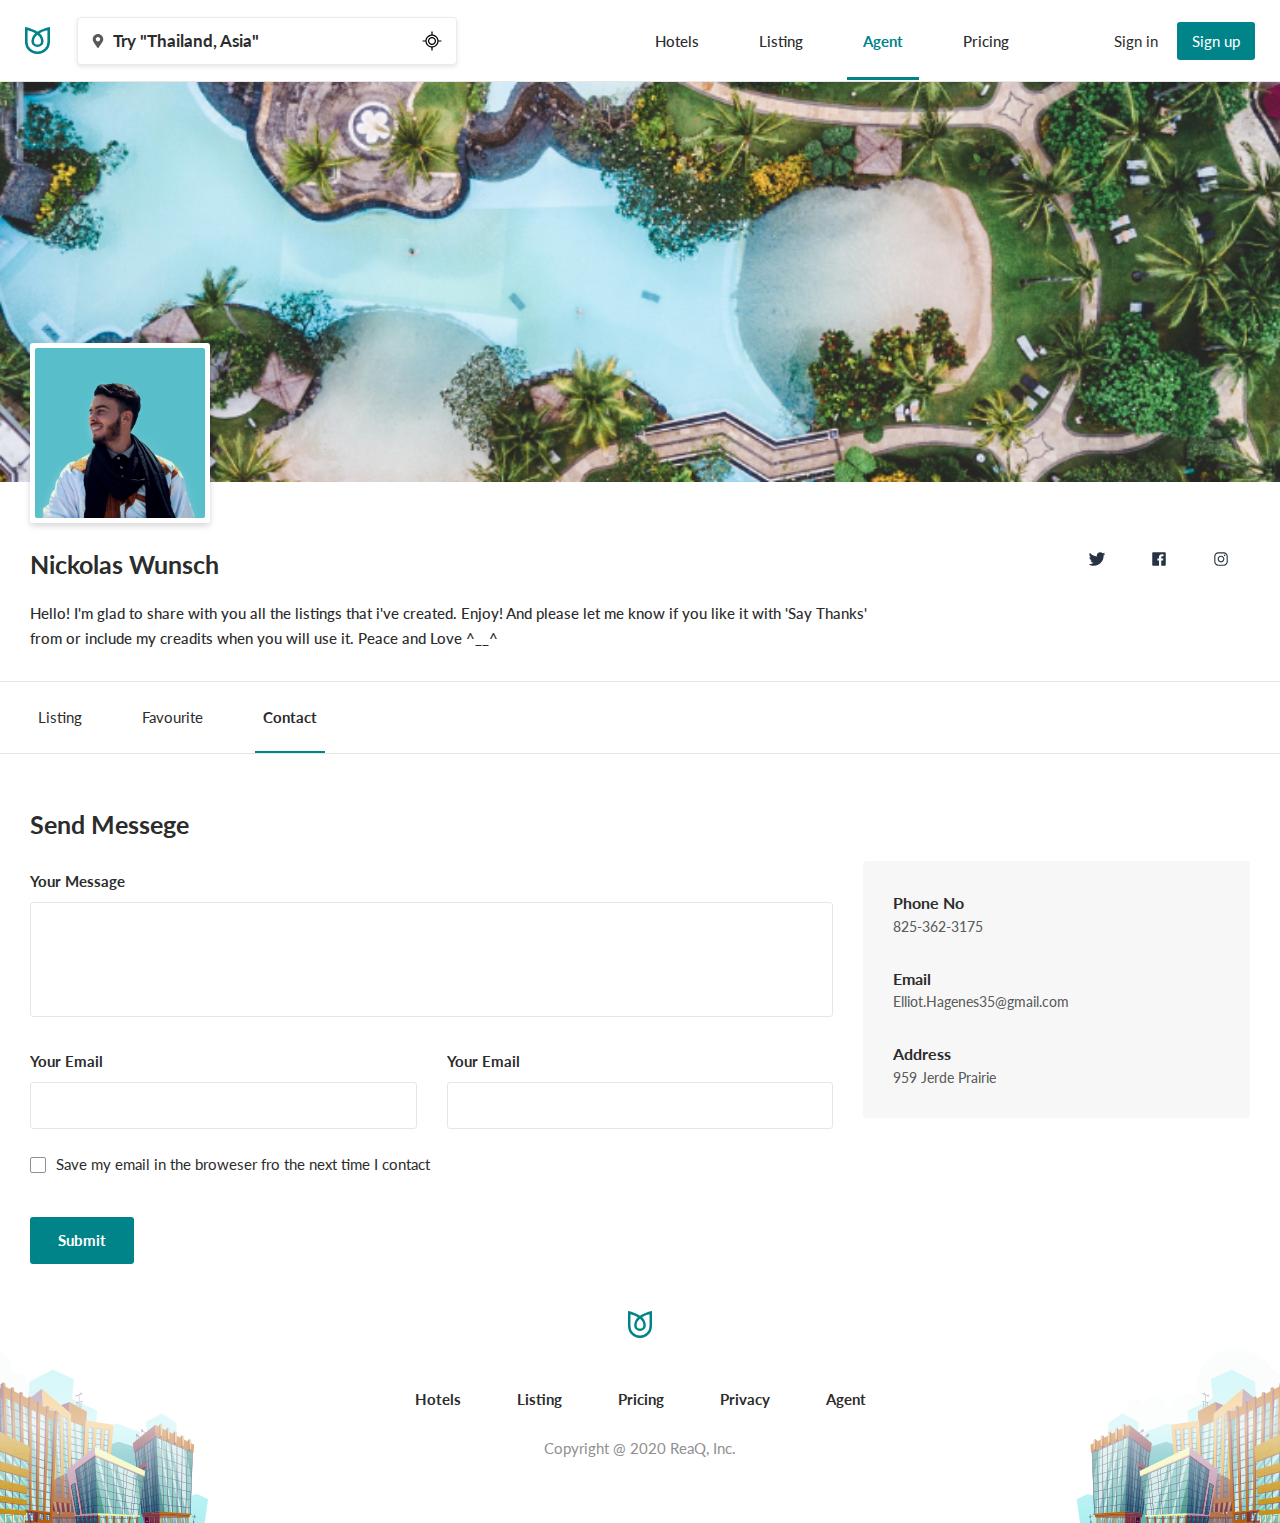
<file: contact.html>
<!DOCTYPE html>
<html lang="en">
  <head>
    <meta charset="UTF-8" />
    <link rel="shortcut icon" href="static/media/titileIcon/favicon.ico" />
    <meta name="viewport" content="width=device-width, initial-scale=1.0" />
    <title>Agent</title>
    <link
      href="https://fonts.googleapis.com/css?family=Lato&display=swap"
      rel="stylesheet"
    />
    <link rel="stylesheet" href="static/css/style.css" />
    <link rel="stylesheet" href="static/css/agent.css" />
    <link rel="stylesheet" href="static/css/contact.css" />
  </head>

  <body>
    <!-- layout -->
    <div class="layout">
      <!-- head section start -->
      <header class="header_section">
        <div class="sticky_outer_wrapper">
          <div class="sticky_inner_wrapper">
            <nav class="topnav">
              <div class="banner">
                <div class="logo">
                  <a href="index.html">
                    <img src="static/media/logo/logo.svg" alt="" />
                  </a>
                </div>
                <div class="search-bar">
                  <svg
                    stroke="currentColor"
                    fill="#595959"
                    stroke-width="0"
                    viewBox="0 0 384 512"
                    class="icon-left"
                    height="14"
                    width="14"
                    xmlns="http://www.w3.org/2000/svg"
                  >
                    <path
                      d="M172.268 501.67C26.97 291.031 0 269.413 0 192 0 85.961 85.961 0 192 0s192 85.961 192 192c0 77.413-26.97 99.031-172.268 309.67-9.535 13.774-29.93 13.773-39.464 0zM192 272c44.183 0 80-35.817 80-80s-35.817-80-80-80-80 35.817-80 80 35.817 80 80 80z"
                    ></path>
                  </svg>
                  <input type="text" placeholder='Try "Thailand, Asia"' />
                  <svg
                    xmlns="http://www.w3.org/2000/svg"
                    version="1.1"
                    x="0px"
                    y="0px"
                    width="30"
                    height="30"
                    viewBox="0 0 144.083 144"
                    enable-background="new 0 0 144.083 144"
                    class="icon-right"
                  >
                    <path
                      d="M117.292,69h-13.587C102.28,53.851,90.19,41.761,75.042,40.337V26.5h-6v13.837C53.893,41.761,41.802,53.851,40.378,69  H26.792v6h13.587c1.425,15.148,13.515,27.238,28.663,28.663V117.5h6v-13.837C90.19,102.238,102.28,90.148,103.705,75h13.587V69z   M72.042,97.809c-14.23,0-25.809-11.578-25.809-25.809c0-14.231,11.578-25.809,25.809-25.809S97.85,57.769,97.85,72  C97.85,86.23,86.272,97.809,72.042,97.809z"
                    ></path>
                    <path
                      d="M72.042,52.541c-10.729,0-19.459,8.729-19.459,19.459s8.729,19.459,19.459,19.459S91.5,82.729,91.5,72  S82.771,52.541,72.042,52.541z M72.042,85.459c-7.421,0-13.459-6.037-13.459-13.459c0-7.421,6.038-13.459,13.459-13.459  S85.5,64.579,85.5,72C85.5,79.422,79.462,85.459,72.042,85.459z"
                    ></path>
                  </svg>
                </div>
              </div>
              <div class="menu_bar">
                <div class="nav_menu">
                  <ul>
                    <li><a href="index.html">Hotels</a></li>
                    <li><a href="listing.html">Listing</a></li>
                    <li><a href="agent.html" class="active">Agent</a></li>
                    <li><a href="pricing.html">Pricing</a></li>
                  </ul>
                </div>
                <div class="menu_sign">
                  <ul>
                    <li><a href="#" class="default-btn">Sign in</a></li>
                    <li><a href="#" class="default-btn sign_up">Sign up</a></li>
                  </ul>
                </div>
              </div>
              <button class="sidenav_show_btn" id="sidenavShowButton">
                <span style="height: 2px;"></span>
                <span style="height: 2px;"></span>
                <span style="height: 2px;"></span>
              </button>
            </nav>
          </div>
        </div>
      </header>
      <!-- head section end -->

      <!-- main section start -->
      <main class="layout_content">
        <div class="main_section">
          <!-- cover slider -->
          <div class="cover_slider"></div>
          <!-- agent about start -->
          <div class="agent_about">
            <div class="about_container">
              <div class="profile_picture">
                <img src="static/media/agent/profilepic.png" alt="pic" />
              </div>
              <div class="about_content">
                <div class="text_content">
                  <h2>Nickolas Wunsch</h2>
                  <p>
                    Hello! I'm glad to share with you all the listings that i've
                    created. Enjoy! And please let me know if you like it with
                    'Say Thanks' from or include my creadits when you will use
                    it. Peace and Love ^__^
                  </p>
                </div>
                <div class="social_id">
                  <a
                    href="http://www.twitter.com"
                    target="_blank"
                    rel="noopener noreferrer"
                    class="twitter"
                  >
                    <div class="social_tooltip">
                      Twitter
                      <div class="tooltip_arrow"></div>
                    </div>
                    <svg
                      stroke="currentColor"
                      fill="currentColor"
                      stroke-width="0"
                      viewBox="0 0 512 512"
                      class="twitter"
                      height="1em"
                      width="1em"
                      xmlns="http://www.w3.org/2000/svg"
                    >
                      <path
                        d="M492 109.5c-17.4 7.7-36 12.9-55.6 15.3 20-12 35.4-31 42.6-53.6-18.7 11.1-39.4 19.2-61.5 23.5C399.8 75.8 374.6 64 346.8 64c-53.5 0-96.8 43.4-96.8 96.9 0 7.6.8 15 2.5 22.1-80.5-4-151.9-42.6-199.6-101.3-8.3 14.3-13.1 31-13.1 48.7 0 33.6 17.2 63.3 43.2 80.7-16-.4-31-4.8-44-12.1v1.2c0 47 33.4 86.1 77.7 95-8.1 2.2-16.7 3.4-25.5 3.4-6.2 0-12.3-.6-18.2-1.8 12.3 38.5 48.1 66.5 90.5 67.3-33.1 26-74.9 41.5-120.3 41.5-7.8 0-15.5-.5-23.1-1.4C62.8 432 113.7 448 168.3 448 346.6 448 444 300.3 444 172.2c0-4.2-.1-8.4-.3-12.5C462.6 146 479 129 492 109.5z"
                      ></path>
                    </svg>
                  </a>
                  <a
                    href="http://www.facebook.com"
                    target="_blank"
                    rel="noopener noreferrer"
                  >
                    <div class="social_tooltip">
                      Facebook
                      <div class="tooltip_arrow"></div>
                    </div>
                    <svg
                      stroke="currentColor"
                      fill="currentColor"
                      stroke-width="0"
                      viewBox="0 0 512 512"
                      class="facebook"
                      height="1em"
                      width="1em"
                      xmlns="http://www.w3.org/2000/svg"
                    >
                      <path
                        d="M426.8 64H85.2C73.5 64 64 73.5 64 85.2v341.6c0 11.7 9.5 21.2 21.2 21.2H256V296h-45.9v-56H256v-41.4c0-49.6 34.4-76.6 78.7-76.6 21.2 0 44 1.6 49.3 2.3v51.8h-35.3c-24.1 0-28.7 11.4-28.7 28.2V240h57.4l-7.5 56H320v152h106.8c11.7 0 21.2-9.5 21.2-21.2V85.2c0-11.7-9.5-21.2-21.2-21.2z"
                      ></path>
                    </svg>
                  </a>
                  <a
                    href="http://www.instagram.com"
                    target="_blank"
                    rel="noopener noreferrer"
                  >
                    <div class="social_tooltip">
                      Instagram
                      <div class="tooltip_arrow"></div>
                    </div>
                    <svg
                      stroke="currentColor"
                      fill="currentColor"
                      stroke-width="0"
                      viewBox="0 0 512 512"
                      class="instagram"
                      height="1em"
                      width="1em"
                      xmlns="http://www.w3.org/2000/svg"
                    >
                      <path
                        d="M336 96c21.2 0 41.3 8.4 56.5 23.5S416 154.8 416 176v160c0 21.2-8.4 41.3-23.5 56.5S357.2 416 336 416H176c-21.2 0-41.3-8.4-56.5-23.5S96 357.2 96 336V176c0-21.2 8.4-41.3 23.5-56.5S154.8 96 176 96h160m0-32H176c-61.6 0-112 50.4-112 112v160c0 61.6 50.4 112 112 112h160c61.6 0 112-50.4 112-112V176c0-61.6-50.4-112-112-112z"
                      ></path>
                      <path
                        d="M360 176c-13.3 0-24-10.7-24-24s10.7-24 24-24c13.2 0 24 10.7 24 24s-10.8 24-24 24zM256 192c35.3 0 64 28.7 64 64s-28.7 64-64 64-64-28.7-64-64 28.7-64 64-64m0-32c-53 0-96 43-96 96s43 96 96 96 96-43 96-96-43-96-96-96z"
                      ></path>
                    </svg>
                  </a>
                </div>
              </div>
            </div>
          </div>
          <!-- agent about start -->
          <!-- menu item start -->
          <div class="menu_item">
            <ul>
              <li><a href="agent.html">Listing</a></li>
              <li><a href="favourite.html">Favourite</a></li>
              <li><a href="contact.html" class="active">Contact</a></li>
            </ul>
          </div>
          <!-- menu item start -->
          <!-- contact  start -->
          <div class="contact_section">
            <div class="contact_content">
              <h2>Send Messege</h2>
              <div class="content_row">
                <div class="create_section">
                  <div class="messege_row">
                    <div class="label">
                      <label>Your Message</label>
                    </div>
                    <div class="messege_area">
                      <textarea></textarea>
                    </div>
                  </div>
                  <div class="contact_row">
                    <div class="contact_clumn">
                      <div class="label">
                        <label>Your Email</label>
                      </div>
                      <div class="input">
                        <input type="text" />
                      </div>
                    </div>
                    <div class="contact_clumn">
                      <div class="label">
                        <label>Your Email</label>
                      </div>
                      <div class="input">
                        <input type="text" />
                      </div>
                    </div>
                  </div>
                  <div class="save_email">
                    <label class="checkbox-list">
                      <span class="checkbox_container">
                        <input type="checkbox" class="checkbox-input" />
                        <span class="customize_checkbox"></span>
                      </span>
                      <span
                        >Save my email in the broweser fro the next time I
                        contact</span
                      >
                    </label>
                  </div>
                  <button type="submit" class="default-btn submit_btn">
                    Submit
                  </button>
                </div>
                <div class="info_section">
                  <div class="info_messege">
                    <h3>Phone No</h3>
                    <p>825-362-3175</p>
                    <h3>Email</h3>
                    <p>Elliot.Hagenes35@gmail.com</p>
                    <h3>Address</h3>
                    <p>959 Jerde Prairie</p>
                  </div>
                </div>
              </div>
            </div>
          </div>
          <!-- contact  end -->

          <!-- Footer start -->
          <footer id="footer" class="footer-sc">
            <a href="#" class="footer-logo">
              <img src="static/media/logo/logo.svg" alt="icon" />
            </a>
            <div class="footer-nav">
              <ul class="navbar">
                <li><a href="index.html">Hotels</a></li>
                <li><a href="listing.html">Listing</a></li>
                <li><a href="pricing.html">Pricing</a></li>
                <li><a href="privacy.html">Privacy</a></li>
                <li><a href="agent.html">Agent</a></li>
              </ul>
            </div>
            <div class="copyright">Copyright @ 2020 ReaQ, Inc.</div>
          </footer>
          <!-- footer end -->
        </div>
      </main>
    </div>

    <!-- js file -->
    <script type="module" src="static/js/contact.js"></script>
    <!-- sidenav start -->
    <div class="mobile_header">
      <div class="overlay"></div>
      <div class="sidenav" id="sideNav">
        <div class="header">
          <button class="closebtn" id="slidenavCloseButton">
            <svg
              stroke="currentColor"
              fill="currentColor"
              stroke-width="0"
              viewBox="0 0 512 512"
              height="1em"
              width="1em"
              xmlns="http://www.w3.org/2000/svg"
            >
              <path
                d="M278.6 256l68.2-68.2c6.2-6.2 6.2-16.4 0-22.6-6.2-6.2-16.4-6.2-22.6 0L256 233.4l-68.2-68.2c-6.2-6.2-16.4-6.2-22.6 0-3.1 3.1-4.7 7.2-4.7 11.3 0 4.1 1.6 8.2 4.7 11.3l68.2 68.2-68.2 68.2c-3.1 3.1-4.7 7.2-4.7 11.3 0 4.1 1.6 8.2 4.7 11.3 6.2 6.2 16.4 6.2 22.6 0l68.2-68.2 68.2 68.2c6.2 6.2 16.4 6.2 22.6 0 6.2-6.2 6.2-16.4 0-22.6L278.6 256z"
              ></path>
            </svg>
          </button>
        </div>
        <ul class="sign-menu">
          <li><a href="#" class="default-btn">Sign in</a></li>
          <li>
            <a href="#" class="default-btn signup">Sign up</a>
          </li>
        </ul>
        <ul class="main-menu">
          <li><a href="index.html">Hotels</a></li>
          <li><a href="listing.html" class="active">Listing</a></li>
          <li><a href="pricing.html">Pricing</a></li>
        </ul>
      </div>
    </div>
    <!-- sidenav end -->
  </body>
</html>
</file>
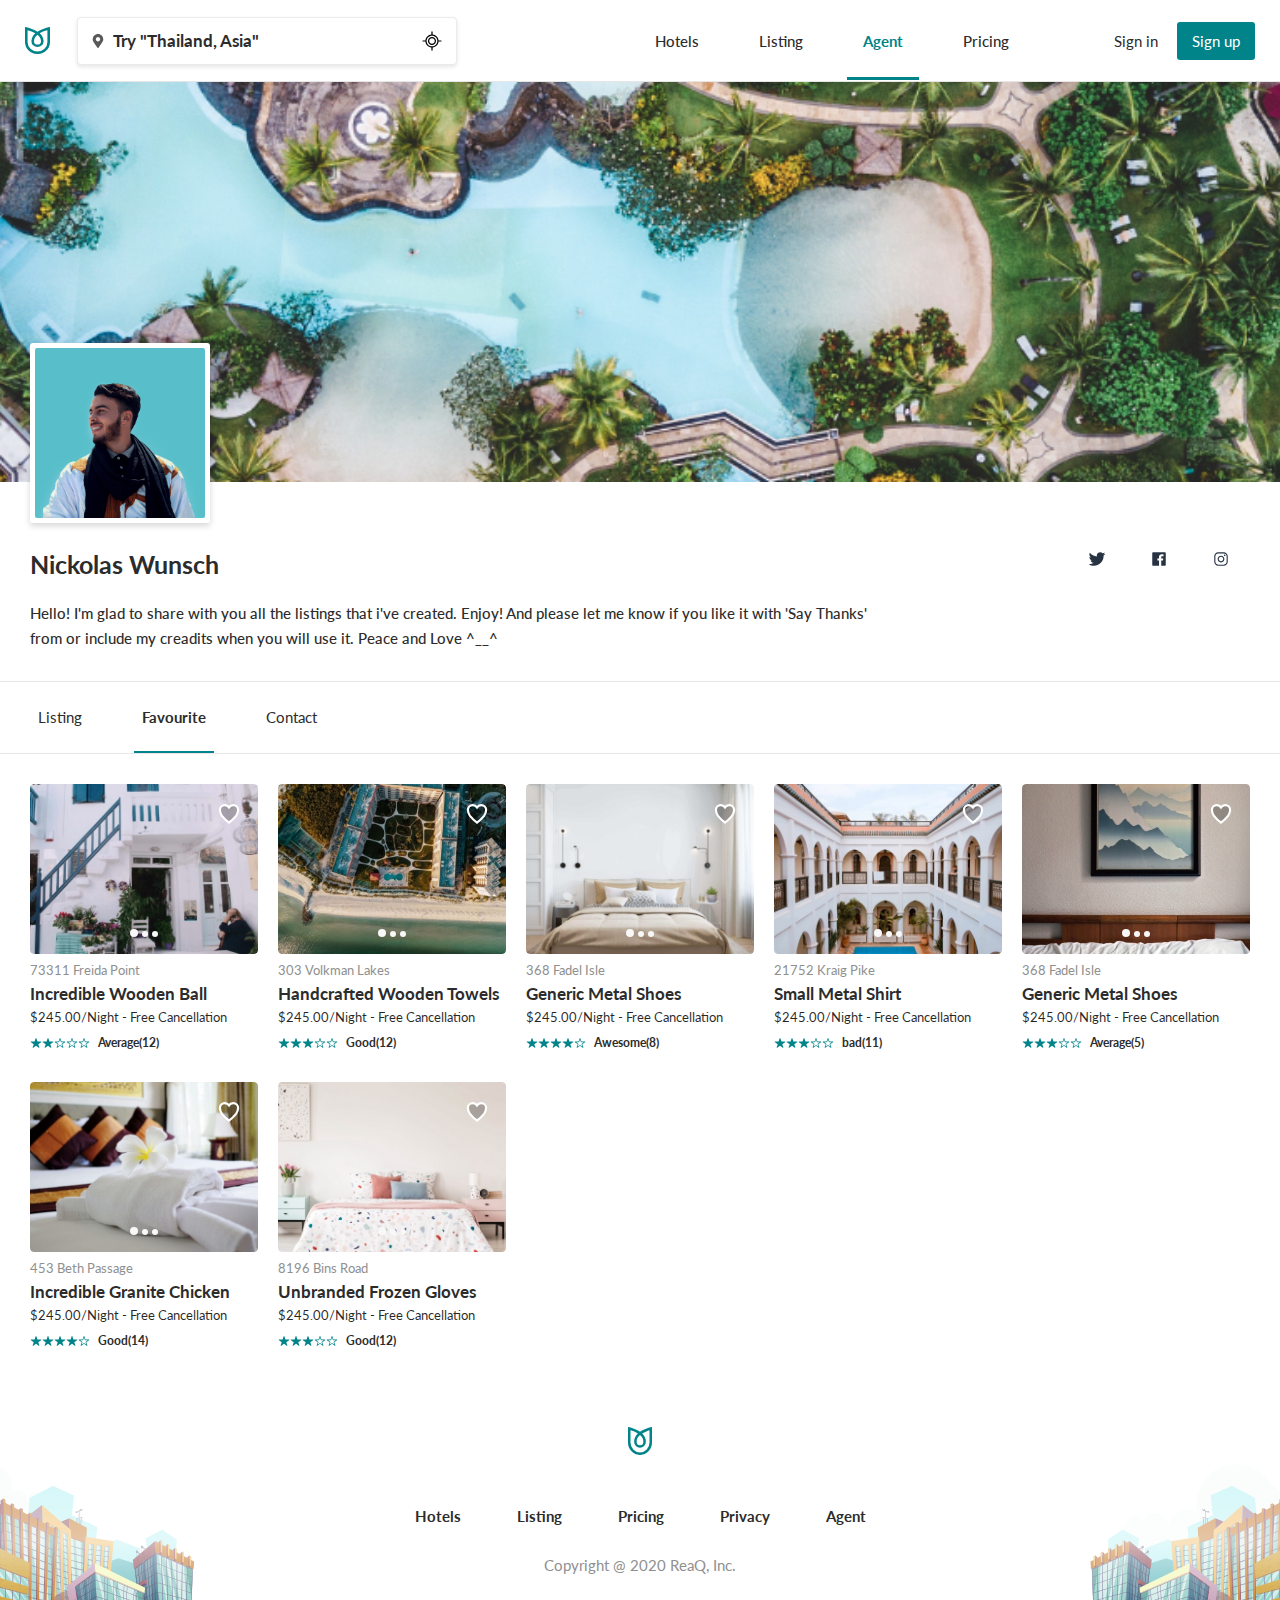
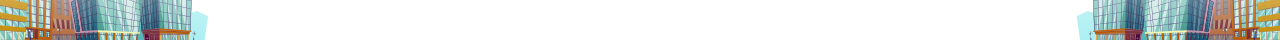
<file: favourite.html>
<!DOCTYPE html>
<html lang="en">
  <head>
    <meta charset="UTF-8" />
    <link rel="shortcut icon" href="static/media/titileIcon/favicon.ico" />
    <meta name="viewport" content="width=device-width, initial-scale=1.0" />
    <title>Agent</title>
    <link
      href="https://fonts.googleapis.com/css?family=Lato&display=swap"
      rel="stylesheet"
    />
    <link rel="stylesheet" href="static/css/style.css" />
    <link rel="stylesheet" href="static/css/agent.css" />
  </head>

  <body>
    <!-- layout -->
    <div class="layout">
      <!-- head section start -->
      <header class="header_section">
        <div class="sticky_outer_wrapper">
          <div class="sticky_inner_wrapper">
            <nav class="topnav">
              <div class="banner">
                <div class="logo">
                  <a href="index.html">
                    <img src="static/media/logo/logo.svg" alt="" />
                  </a>
                </div>
                <div class="search-bar">
                  <svg
                    stroke="currentColor"
                    fill="#595959"
                    stroke-width="0"
                    viewBox="0 0 384 512"
                    class="icon-left"
                    height="14"
                    width="14"
                    xmlns="http://www.w3.org/2000/svg"
                  >
                    <path
                      d="M172.268 501.67C26.97 291.031 0 269.413 0 192 0 85.961 85.961 0 192 0s192 85.961 192 192c0 77.413-26.97 99.031-172.268 309.67-9.535 13.774-29.93 13.773-39.464 0zM192 272c44.183 0 80-35.817 80-80s-35.817-80-80-80-80 35.817-80 80 35.817 80 80 80z"
                    ></path>
                  </svg>
                  <input type="text" placeholder='Try "Thailand, Asia"' />
                  <svg
                    xmlns="http://www.w3.org/2000/svg"
                    version="1.1"
                    x="0px"
                    y="0px"
                    width="30"
                    height="30"
                    viewBox="0 0 144.083 144"
                    enable-background="new 0 0 144.083 144"
                    class="icon-right"
                  >
                    <path
                      d="M117.292,69h-13.587C102.28,53.851,90.19,41.761,75.042,40.337V26.5h-6v13.837C53.893,41.761,41.802,53.851,40.378,69  H26.792v6h13.587c1.425,15.148,13.515,27.238,28.663,28.663V117.5h6v-13.837C90.19,102.238,102.28,90.148,103.705,75h13.587V69z   M72.042,97.809c-14.23,0-25.809-11.578-25.809-25.809c0-14.231,11.578-25.809,25.809-25.809S97.85,57.769,97.85,72  C97.85,86.23,86.272,97.809,72.042,97.809z"
                    ></path>
                    <path
                      d="M72.042,52.541c-10.729,0-19.459,8.729-19.459,19.459s8.729,19.459,19.459,19.459S91.5,82.729,91.5,72  S82.771,52.541,72.042,52.541z M72.042,85.459c-7.421,0-13.459-6.037-13.459-13.459c0-7.421,6.038-13.459,13.459-13.459  S85.5,64.579,85.5,72C85.5,79.422,79.462,85.459,72.042,85.459z"
                    ></path>
                  </svg>
                </div>
              </div>
              <div class="menu_bar">
                <div class="nav_menu">
                  <ul>
                    <li><a href="index.html">Hotels</a></li>
                    <li><a href="listing.html">Listing</a></li>
                    <li><a href="agent.html" class="active">Agent</a></li>
                    <li><a href="pricing.html">Pricing</a></li>
                  </ul>
                </div>
                <div class="menu_sign">
                  <ul>
                    <li><a href="#" class="default-btn">Sign in</a></li>
                    <li><a href="#" class="default-btn sign_up">Sign up</a></li>
                  </ul>
                </div>
              </div>
              <button class="sidenav_show_btn" id="sidenavShowButton">
                <span style="height: 2px;"></span>
                <span style="height: 2px;"></span>
                <span style="height: 2px;"></span>
              </button>
            </nav>
          </div>
        </div>
      </header>
      <!-- head section end -->

      <!-- main section start -->
      <main class="layout_content">
        <div class="main_section">
          <!-- cover slider -->
          <div class="cover_slider"></div>
          <!-- agent about start -->
          <div class="agent_about">
            <div class="about_container">
              <div class="profile_picture">
                <img src="static/media/agent/profilepic.png" alt="pic" />
              </div>
              <div class="about_content">
                <div class="text_content">
                  <h2>Nickolas Wunsch</h2>
                  <p>
                    Hello! I'm glad to share with you all the listings that i've
                    created. Enjoy! And please let me know if you like it with
                    'Say Thanks' from or include my creadits when you will use
                    it. Peace and Love ^__^
                  </p>
                </div>
                <div class="social_id">
                  <a
                    href="http://www.twitter.com"
                    target="_blank"
                    rel="noopener noreferrer"
                    class="twitter"
                  >
                    <div class="social_tooltip">
                      Twitter
                      <div class="tooltip_arrow"></div>
                    </div>
                    <svg
                      stroke="currentColor"
                      fill="currentColor"
                      stroke-width="0"
                      viewBox="0 0 512 512"
                      class="twitter"
                      height="1em"
                      width="1em"
                      xmlns="http://www.w3.org/2000/svg"
                    >
                      <path
                        d="M492 109.5c-17.4 7.7-36 12.9-55.6 15.3 20-12 35.4-31 42.6-53.6-18.7 11.1-39.4 19.2-61.5 23.5C399.8 75.8 374.6 64 346.8 64c-53.5 0-96.8 43.4-96.8 96.9 0 7.6.8 15 2.5 22.1-80.5-4-151.9-42.6-199.6-101.3-8.3 14.3-13.1 31-13.1 48.7 0 33.6 17.2 63.3 43.2 80.7-16-.4-31-4.8-44-12.1v1.2c0 47 33.4 86.1 77.7 95-8.1 2.2-16.7 3.4-25.5 3.4-6.2 0-12.3-.6-18.2-1.8 12.3 38.5 48.1 66.5 90.5 67.3-33.1 26-74.9 41.5-120.3 41.5-7.8 0-15.5-.5-23.1-1.4C62.8 432 113.7 448 168.3 448 346.6 448 444 300.3 444 172.2c0-4.2-.1-8.4-.3-12.5C462.6 146 479 129 492 109.5z"
                      ></path>
                    </svg>
                  </a>
                  <a
                    href="http://www.facebook.com"
                    target="_blank"
                    rel="noopener noreferrer"
                  >
                    <div class="social_tooltip">
                      Facebook
                      <div class="tooltip_arrow"></div>
                    </div>
                    <svg
                      stroke="currentColor"
                      fill="currentColor"
                      stroke-width="0"
                      viewBox="0 0 512 512"
                      class="facebook"
                      height="1em"
                      width="1em"
                      xmlns="http://www.w3.org/2000/svg"
                    >
                      <path
                        d="M426.8 64H85.2C73.5 64 64 73.5 64 85.2v341.6c0 11.7 9.5 21.2 21.2 21.2H256V296h-45.9v-56H256v-41.4c0-49.6 34.4-76.6 78.7-76.6 21.2 0 44 1.6 49.3 2.3v51.8h-35.3c-24.1 0-28.7 11.4-28.7 28.2V240h57.4l-7.5 56H320v152h106.8c11.7 0 21.2-9.5 21.2-21.2V85.2c0-11.7-9.5-21.2-21.2-21.2z"
                      ></path>
                    </svg>
                  </a>
                  <a
                    href="http://www.instagram.com"
                    target="_blank"
                    rel="noopener noreferrer"
                  >
                    <div class="social_tooltip">
                      Instagram
                      <div class="tooltip_arrow"></div>
                    </div>
                    <svg
                      stroke="currentColor"
                      fill="currentColor"
                      stroke-width="0"
                      viewBox="0 0 512 512"
                      class="instagram"
                      height="1em"
                      width="1em"
                      xmlns="http://www.w3.org/2000/svg"
                    >
                      <path
                        d="M336 96c21.2 0 41.3 8.4 56.5 23.5S416 154.8 416 176v160c0 21.2-8.4 41.3-23.5 56.5S357.2 416 336 416H176c-21.2 0-41.3-8.4-56.5-23.5S96 357.2 96 336V176c0-21.2 8.4-41.3 23.5-56.5S154.8 96 176 96h160m0-32H176c-61.6 0-112 50.4-112 112v160c0 61.6 50.4 112 112 112h160c61.6 0 112-50.4 112-112V176c0-61.6-50.4-112-112-112z"
                      ></path>
                      <path
                        d="M360 176c-13.3 0-24-10.7-24-24s10.7-24 24-24c13.2 0 24 10.7 24 24s-10.8 24-24 24zM256 192c35.3 0 64 28.7 64 64s-28.7 64-64 64-64-28.7-64-64 28.7-64 64-64m0-32c-53 0-96 43-96 96s43 96 96 96 96-43 96-96-43-96-96-96z"
                      ></path>
                    </svg>
                  </a>
                </div>
              </div>
            </div>
          </div>
          <!-- agent about start -->
          <!-- menu item start -->
          <div class="menu_item">
            <ul>
              <li><a href="agent.html">Listing</a></li>
              <li><a href="favourite.html" class="active">Favourite</a></li>
              <li><a href="contact.html">Contact</a></li>
            </ul>
          </div>
          <!-- menu item start -->
          <!-- Traveler  start -->
          <div class="traveler-sc">
            <div class="media-wrapper">
              <div class="wrapper-list">
                <div class="wrapper-container">
                  <div class="img-container" data-count="0">
                    <div id="imgDock">
                      <img
                        src="static/media/travelers/hotel-2_thumb.jpg"
                        alt="0"
                        style="left: 0;"
                      />
                      <img
                        src="static/media/travelers/hotel-3_thumb.jpg"
                        alt="1"
                        style="left: 0;transform: translateX(100%);"
                      />
                      <img
                        src="static/media/travelers/hotel-4_thumb.jpg"
                        alt="2"
                        style="left: 0;transform: translateX(-100%);"
                      />
                    </div>
                    <button class="favorite_btn">
                      <svg
                        xmlns="http://www.w3.org/2000/svg"
                        viewBox="0 0 18.64 18.232"
                      >
                        <path
                          d="M60.16,56h-.04a4.551,4.551,0,0,0-3.8,2.08A4.551,4.551,0,0,0,52.52,56h-.04A4.522,4.522,0,0,0,48,60.52a9.737,9.737,0,0,0,1.912,5.308A33.506,33.506,0,0,0,56.32,72a33.506,33.506,0,0,0,6.408-6.172A9.737,9.737,0,0,0,64.64,60.52,4.522,4.522,0,0,0,60.16,56Z"
                          transform="translate(-47 -55)"
                        ></path>
                      </svg>
                    </button>
                    <button class="img-btn imagePrevBtn">
                      &#8249;
                    </button>
                    <button class="img-btn imageNextBtn">
                      &#8250;
                    </button>
                    <div class="dot">
                      <span style="width: 8px;height: 8px;"></span>
                      <span></span>
                      <span></span>
                    </div>
                  </div>
                  <div class="text-content">
                    <div class="location">73311 Freida Point</div>
                    <h4>Incredible Wooden Ball</h4>
                    <div class="meta-wrapper">
                      <p class="para visi-hidden">
                        $245.00/Night - Free Cancellation
                      </p>
                      <div class="rating visi-hidden">
                        <svg
                          stroke="currentColor"
                          fill="currentColor"
                          stroke-width="0"
                          viewBox="0 0 512 512"
                          height="1em"
                          width="1em"
                          xmlns="http://www.w3.org/2000/svg"
                        >
                          <path
                            d="M463 192H315.9L271.2 58.6C269 52.1 262.9 48 256 48s-13 4.1-15.2 10.6L196.1 192H48c-8.8 0-16 7.2-16 16 0 .9.1 1.9.3 2.7.2 3.5 1.8 7.4 6.7 11.3l120.9 85.2-46.4 134.9c-2.3 6.5 0 13.8 5.5 18 2.9 2.1 5.6 3.9 9 3.9 3.3 0 7.2-1.7 10-3.6l118-84.1 118 84.1c2.8 2 6.7 3.6 10 3.6 3.4 0 6.1-1.7 8.9-3.9 5.6-4.2 7.8-11.4 5.5-18L352 307.2l119.9-86 2.9-2.5c2.6-2.8 5.2-6.6 5.2-10.7 0-8.8-8.2-16-17-16z"
                          ></path>
                        </svg>
                        <svg
                          stroke="currentColor"
                          fill="currentColor"
                          stroke-width="0"
                          viewBox="0 0 512 512"
                          height="1em"
                          width="1em"
                          xmlns="http://www.w3.org/2000/svg"
                        >
                          <path
                            d="M463 192H315.9L271.2 58.6C269 52.1 262.9 48 256 48s-13 4.1-15.2 10.6L196.1 192H48c-8.8 0-16 7.2-16 16 0 .9.1 1.9.3 2.7.2 3.5 1.8 7.4 6.7 11.3l120.9 85.2-46.4 134.9c-2.3 6.5 0 13.8 5.5 18 2.9 2.1 5.6 3.9 9 3.9 3.3 0 7.2-1.7 10-3.6l118-84.1 118 84.1c2.8 2 6.7 3.6 10 3.6 3.4 0 6.1-1.7 8.9-3.9 5.6-4.2 7.8-11.4 5.5-18L352 307.2l119.9-86 2.9-2.5c2.6-2.8 5.2-6.6 5.2-10.7 0-8.8-8.2-16-17-16z"
                          ></path>
                        </svg>
                        <svg
                          stroke="currentColor"
                          fill="currentColor"
                          stroke-width="0"
                          viewBox="0 0 512 512"
                          height="1em"
                          width="1em"
                          xmlns="http://www.w3.org/2000/svg"
                        >
                          <path
                            d="M463 192H315.9L271.2 58.6C269 52.1 262.9 48 256 48s-13 4.1-15.2 10.6L196.1 192H48c-8.8 0-16 7.2-16 16 0 .9.1 1.9.3 2.7.2 3.5 1.8 7.4 6.7 11.3l120.9 85.2-46.4 134.9c-2.3 6.5 0 13.8 5.5 18 2.9 2.1 5.6 3.9 9 3.9 3.3 0 7.2-1.7 10-3.6l118-84.1 118 84.1c2.8 2 6.7 3.6 10 3.6 3.4 0 6.1-1.7 8.9-3.9 5.6-4.2 7.8-11.4 5.5-18L352 307.2l119.9-86 2.9-2.5c2.6-2.8 5.2-6.6 5.2-10.7 0-8.8-8.2-16-17-16zm-127.2 92.5c-10 7.2-14.2 20.2-10.2 31.8l30.1 87.7c1.3 3.7-2.9 6.8-6.1 4.6l-77.4-55.2c-4.9-3.5-10.6-5.2-16.3-5.2-5.7 0-11.4 1.7-16.2 5.2l-77.4 55.1c-3.2 2.3-7.4-.9-6.1-4.6l30.1-87.7c4-11.8-.2-24.8-10.3-32l-81-57.1c-3.2-2.2-1.6-7.3 2.3-7.3H196c12 0 22.7-7.7 26.5-19.1l29.6-88.2c1.2-3.6 6.4-3.6 7.6 0l29.6 88.2c3.8 11.4 14.5 19.1 26.5 19.1h97.3c3.9 0 5.5 5 2.3 7.2l-79.6 57.5z"
                          ></path>
                        </svg>
                        <svg
                          stroke="currentColor"
                          fill="currentColor"
                          stroke-width="0"
                          viewBox="0 0 512 512"
                          height="1em"
                          width="1em"
                          xmlns="http://www.w3.org/2000/svg"
                        >
                          <path
                            d="M463 192H315.9L271.2 58.6C269 52.1 262.9 48 256 48s-13 4.1-15.2 10.6L196.1 192H48c-8.8 0-16 7.2-16 16 0 .9.1 1.9.3 2.7.2 3.5 1.8 7.4 6.7 11.3l120.9 85.2-46.4 134.9c-2.3 6.5 0 13.8 5.5 18 2.9 2.1 5.6 3.9 9 3.9 3.3 0 7.2-1.7 10-3.6l118-84.1 118 84.1c2.8 2 6.7 3.6 10 3.6 3.4 0 6.1-1.7 8.9-3.9 5.6-4.2 7.8-11.4 5.5-18L352 307.2l119.9-86 2.9-2.5c2.6-2.8 5.2-6.6 5.2-10.7 0-8.8-8.2-16-17-16zm-127.2 92.5c-10 7.2-14.2 20.2-10.2 31.8l30.1 87.7c1.3 3.7-2.9 6.8-6.1 4.6l-77.4-55.2c-4.9-3.5-10.6-5.2-16.3-5.2-5.7 0-11.4 1.7-16.2 5.2l-77.4 55.1c-3.2 2.3-7.4-.9-6.1-4.6l30.1-87.7c4-11.8-.2-24.8-10.3-32l-81-57.1c-3.2-2.2-1.6-7.3 2.3-7.3H196c12 0 22.7-7.7 26.5-19.1l29.6-88.2c1.2-3.6 6.4-3.6 7.6 0l29.6 88.2c3.8 11.4 14.5 19.1 26.5 19.1h97.3c3.9 0 5.5 5 2.3 7.2l-79.6 57.5z"
                          ></path>
                        </svg>
                        <svg
                          stroke="currentColor"
                          fill="currentColor"
                          stroke-width="0"
                          viewBox="0 0 512 512"
                          height="1em"
                          width="1em"
                          xmlns="http://www.w3.org/2000/svg"
                        >
                          <path
                            d="M463 192H315.9L271.2 58.6C269 52.1 262.9 48 256 48s-13 4.1-15.2 10.6L196.1 192H48c-8.8 0-16 7.2-16 16 0 .9.1 1.9.3 2.7.2 3.5 1.8 7.4 6.7 11.3l120.9 85.2-46.4 134.9c-2.3 6.5 0 13.8 5.5 18 2.9 2.1 5.6 3.9 9 3.9 3.3 0 7.2-1.7 10-3.6l118-84.1 118 84.1c2.8 2 6.7 3.6 10 3.6 3.4 0 6.1-1.7 8.9-3.9 5.6-4.2 7.8-11.4 5.5-18L352 307.2l119.9-86 2.9-2.5c2.6-2.8 5.2-6.6 5.2-10.7 0-8.8-8.2-16-17-16zm-127.2 92.5c-10 7.2-14.2 20.2-10.2 31.8l30.1 87.7c1.3 3.7-2.9 6.8-6.1 4.6l-77.4-55.2c-4.9-3.5-10.6-5.2-16.3-5.2-5.7 0-11.4 1.7-16.2 5.2l-77.4 55.1c-3.2 2.3-7.4-.9-6.1-4.6l30.1-87.7c4-11.8-.2-24.8-10.3-32l-81-57.1c-3.2-2.2-1.6-7.3 2.3-7.3H196c12 0 22.7-7.7 26.5-19.1l29.6-88.2c1.2-3.6 6.4-3.6 7.6 0l29.6 88.2c3.8 11.4 14.5 19.1 26.5 19.1h97.3c3.9 0 5.5 5 2.3 7.2l-79.6 57.5z"
                          ></path>
                        </svg>
                        <strong>Average(12)</strong>
                      </div>
                      <a href="#" id="ratingbtn">View Details</a>
                    </div>
                  </div>
                </div>
              </div>
              <div class="wrapper-list">
                <div class="wrapper-container">
                  <div class="img-container" data-count="0">
                    <div id="imgDock">
                      <img
                        src="static/media/travelers/hotel-8_thumb.jpg"
                        alt="0"
                        style="left: 0;"
                      />
                      <img
                        src="static/media/travelers/hotel-9_thumb.jpg"
                        alt="1"
                        style="left: 0;transform: translateX(100%);"
                      />
                      <img
                        src="static/media/travelers/hotel-10_thumb.jpg"
                        alt="2"
                        style="left: 0;transform: translateX(-100%);"
                      />
                    </div>
                    <button class="favorite_btn">
                      <svg
                        xmlns="http://www.w3.org/2000/svg"
                        viewBox="0 0 18.64 18.232"
                      >
                        <path
                          d="M60.16,56h-.04a4.551,4.551,0,0,0-3.8,2.08A4.551,4.551,0,0,0,52.52,56h-.04A4.522,4.522,0,0,0,48,60.52a9.737,9.737,0,0,0,1.912,5.308A33.506,33.506,0,0,0,56.32,72a33.506,33.506,0,0,0,6.408-6.172A9.737,9.737,0,0,0,64.64,60.52,4.522,4.522,0,0,0,60.16,56Z"
                          transform="translate(-47 -55)"
                        ></path>
                      </svg>
                    </button>
                    <button class="img-btn imagePrevBtn">
                      &#8249;
                    </button>
                    <button class="img-btn imageNextBtn">
                      &#8250;
                    </button>
                    <div class="dot">
                      <span style="width: 8px;height: 8px;"></span>
                      <span></span>
                      <span></span>
                    </div>
                  </div>
                  <div class="text-content">
                    <div class="location">303 Volkman Lakes</div>
                    <h4>Handcrafted Wooden Towels</h4>
                    <div class="meta-wrapper">
                      <p class="para visi-hidden">
                        $245.00/Night - Free Cancellation
                      </p>
                      <div class="rating visi-hidden">
                        <svg
                          stroke="currentColor"
                          fill="currentColor"
                          stroke-width="0"
                          viewBox="0 0 512 512"
                          height="1em"
                          width="1em"
                          xmlns="http://www.w3.org/2000/svg"
                        >
                          <path
                            d="M463 192H315.9L271.2 58.6C269 52.1 262.9 48 256 48s-13 4.1-15.2 10.6L196.1 192H48c-8.8 0-16 7.2-16 16 0 .9.1 1.9.3 2.7.2 3.5 1.8 7.4 6.7 11.3l120.9 85.2-46.4 134.9c-2.3 6.5 0 13.8 5.5 18 2.9 2.1 5.6 3.9 9 3.9 3.3 0 7.2-1.7 10-3.6l118-84.1 118 84.1c2.8 2 6.7 3.6 10 3.6 3.4 0 6.1-1.7 8.9-3.9 5.6-4.2 7.8-11.4 5.5-18L352 307.2l119.9-86 2.9-2.5c2.6-2.8 5.2-6.6 5.2-10.7 0-8.8-8.2-16-17-16z"
                          ></path>
                        </svg>
                        <svg
                          stroke="currentColor"
                          fill="currentColor"
                          stroke-width="0"
                          viewBox="0 0 512 512"
                          height="1em"
                          width="1em"
                          xmlns="http://www.w3.org/2000/svg"
                        >
                          <path
                            d="M463 192H315.9L271.2 58.6C269 52.1 262.9 48 256 48s-13 4.1-15.2 10.6L196.1 192H48c-8.8 0-16 7.2-16 16 0 .9.1 1.9.3 2.7.2 3.5 1.8 7.4 6.7 11.3l120.9 85.2-46.4 134.9c-2.3 6.5 0 13.8 5.5 18 2.9 2.1 5.6 3.9 9 3.9 3.3 0 7.2-1.7 10-3.6l118-84.1 118 84.1c2.8 2 6.7 3.6 10 3.6 3.4 0 6.1-1.7 8.9-3.9 5.6-4.2 7.8-11.4 5.5-18L352 307.2l119.9-86 2.9-2.5c2.6-2.8 5.2-6.6 5.2-10.7 0-8.8-8.2-16-17-16z"
                          ></path>
                        </svg>
                        <svg
                          stroke="currentColor"
                          fill="currentColor"
                          stroke-width="0"
                          viewBox="0 0 512 512"
                          height="1em"
                          width="1em"
                          xmlns="http://www.w3.org/2000/svg"
                        >
                          <path
                            d="M463 192H315.9L271.2 58.6C269 52.1 262.9 48 256 48s-13 4.1-15.2 10.6L196.1 192H48c-8.8 0-16 7.2-16 16 0 .9.1 1.9.3 2.7.2 3.5 1.8 7.4 6.7 11.3l120.9 85.2-46.4 134.9c-2.3 6.5 0 13.8 5.5 18 2.9 2.1 5.6 3.9 9 3.9 3.3 0 7.2-1.7 10-3.6l118-84.1 118 84.1c2.8 2 6.7 3.6 10 3.6 3.4 0 6.1-1.7 8.9-3.9 5.6-4.2 7.8-11.4 5.5-18L352 307.2l119.9-86 2.9-2.5c2.6-2.8 5.2-6.6 5.2-10.7 0-8.8-8.2-16-17-16z"
                          ></path>
                        </svg>
                        <svg
                          stroke="currentColor"
                          fill="currentColor"
                          stroke-width="0"
                          viewBox="0 0 512 512"
                          height="1em"
                          width="1em"
                          xmlns="http://www.w3.org/2000/svg"
                        >
                          <path
                            d="M463 192H315.9L271.2 58.6C269 52.1 262.9 48 256 48s-13 4.1-15.2 10.6L196.1 192H48c-8.8 0-16 7.2-16 16 0 .9.1 1.9.3 2.7.2 3.5 1.8 7.4 6.7 11.3l120.9 85.2-46.4 134.9c-2.3 6.5 0 13.8 5.5 18 2.9 2.1 5.6 3.9 9 3.9 3.3 0 7.2-1.7 10-3.6l118-84.1 118 84.1c2.8 2 6.7 3.6 10 3.6 3.4 0 6.1-1.7 8.9-3.9 5.6-4.2 7.8-11.4 5.5-18L352 307.2l119.9-86 2.9-2.5c2.6-2.8 5.2-6.6 5.2-10.7 0-8.8-8.2-16-17-16zm-127.2 92.5c-10 7.2-14.2 20.2-10.2 31.8l30.1 87.7c1.3 3.7-2.9 6.8-6.1 4.6l-77.4-55.2c-4.9-3.5-10.6-5.2-16.3-5.2-5.7 0-11.4 1.7-16.2 5.2l-77.4 55.1c-3.2 2.3-7.4-.9-6.1-4.6l30.1-87.7c4-11.8-.2-24.8-10.3-32l-81-57.1c-3.2-2.2-1.6-7.3 2.3-7.3H196c12 0 22.7-7.7 26.5-19.1l29.6-88.2c1.2-3.6 6.4-3.6 7.6 0l29.6 88.2c3.8 11.4 14.5 19.1 26.5 19.1h97.3c3.9 0 5.5 5 2.3 7.2l-79.6 57.5z"
                          ></path>
                        </svg>
                        <svg
                          stroke="currentColor"
                          fill="currentColor"
                          stroke-width="0"
                          viewBox="0 0 512 512"
                          height="1em"
                          width="1em"
                          xmlns="http://www.w3.org/2000/svg"
                        >
                          <path
                            d="M463 192H315.9L271.2 58.6C269 52.1 262.9 48 256 48s-13 4.1-15.2 10.6L196.1 192H48c-8.8 0-16 7.2-16 16 0 .9.1 1.9.3 2.7.2 3.5 1.8 7.4 6.7 11.3l120.9 85.2-46.4 134.9c-2.3 6.5 0 13.8 5.5 18 2.9 2.1 5.6 3.9 9 3.9 3.3 0 7.2-1.7 10-3.6l118-84.1 118 84.1c2.8 2 6.7 3.6 10 3.6 3.4 0 6.1-1.7 8.9-3.9 5.6-4.2 7.8-11.4 5.5-18L352 307.2l119.9-86 2.9-2.5c2.6-2.8 5.2-6.6 5.2-10.7 0-8.8-8.2-16-17-16zm-127.2 92.5c-10 7.2-14.2 20.2-10.2 31.8l30.1 87.7c1.3 3.7-2.9 6.8-6.1 4.6l-77.4-55.2c-4.9-3.5-10.6-5.2-16.3-5.2-5.7 0-11.4 1.7-16.2 5.2l-77.4 55.1c-3.2 2.3-7.4-.9-6.1-4.6l30.1-87.7c4-11.8-.2-24.8-10.3-32l-81-57.1c-3.2-2.2-1.6-7.3 2.3-7.3H196c12 0 22.7-7.7 26.5-19.1l29.6-88.2c1.2-3.6 6.4-3.6 7.6 0l29.6 88.2c3.8 11.4 14.5 19.1 26.5 19.1h97.3c3.9 0 5.5 5 2.3 7.2l-79.6 57.5z"
                          ></path>
                        </svg>
                        <strong>Good(12)</strong>
                      </div>
                      <a href="#" id="ratingbtn">View Details</a>
                    </div>
                  </div>
                </div>
              </div>
              <div class="wrapper-list">
                <div class="wrapper-container">
                  <div class="img-container" data-count="0">
                    <div id="imgDock">
                      <img
                        src="static/media/travelers/hotel-14_thumb.jpg"
                        alt="0"
                        style="left: 0;"
                      />
                      <img
                        src="static/media/travelers/hotel-15_thumb.jpg"
                        alt="1"
                        style="left: 0;transform: translateX(100%);"
                      />
                      <img
                        src="static/media/travelers/hotel-16_thumb.jpg"
                        alt="2"
                        style="left: 0;transform: translateX(-100%);"
                      />
                    </div>
                    <button class="favorite_btn">
                      <svg
                        xmlns="http://www.w3.org/2000/svg"
                        viewBox="0 0 18.64 18.232"
                      >
                        <path
                          d="M60.16,56h-.04a4.551,4.551,0,0,0-3.8,2.08A4.551,4.551,0,0,0,52.52,56h-.04A4.522,4.522,0,0,0,48,60.52a9.737,9.737,0,0,0,1.912,5.308A33.506,33.506,0,0,0,56.32,72a33.506,33.506,0,0,0,6.408-6.172A9.737,9.737,0,0,0,64.64,60.52,4.522,4.522,0,0,0,60.16,56Z"
                          transform="translate(-47 -55)"
                        ></path>
                      </svg>
                    </button>
                    <button class="img-btn imagePrevBtn">
                      &#8249;
                    </button>
                    <button class="img-btn imageNextBtn">
                      &#8250;
                    </button>
                    <div class="dot">
                      <span style="width: 8px;height: 8px;"></span>
                      <span></span>
                      <span></span>
                    </div>
                  </div>
                  <div class="text-content">
                    <div class="location">368 Fadel Isle</div>
                    <h4>Generic Metal Shoes</h4>
                    <div class="meta-wrapper">
                      <p class="para visi-hidden">
                        $245.00/Night - Free Cancellation
                      </p>
                      <div class="rating visi-hidden">
                        <svg
                          stroke="currentColor"
                          fill="currentColor"
                          stroke-width="0"
                          viewBox="0 0 512 512"
                          height="1em"
                          width="1em"
                          xmlns="http://www.w3.org/2000/svg"
                        >
                          <path
                            d="M463 192H315.9L271.2 58.6C269 52.1 262.9 48 256 48s-13 4.1-15.2 10.6L196.1 192H48c-8.8 0-16 7.2-16 16 0 .9.1 1.9.3 2.7.2 3.5 1.8 7.4 6.7 11.3l120.9 85.2-46.4 134.9c-2.3 6.5 0 13.8 5.5 18 2.9 2.1 5.6 3.9 9 3.9 3.3 0 7.2-1.7 10-3.6l118-84.1 118 84.1c2.8 2 6.7 3.6 10 3.6 3.4 0 6.1-1.7 8.9-3.9 5.6-4.2 7.8-11.4 5.5-18L352 307.2l119.9-86 2.9-2.5c2.6-2.8 5.2-6.6 5.2-10.7 0-8.8-8.2-16-17-16z"
                          ></path>
                        </svg>
                        <svg
                          stroke="currentColor"
                          fill="currentColor"
                          stroke-width="0"
                          viewBox="0 0 512 512"
                          height="1em"
                          width="1em"
                          xmlns="http://www.w3.org/2000/svg"
                        >
                          <path
                            d="M463 192H315.9L271.2 58.6C269 52.1 262.9 48 256 48s-13 4.1-15.2 10.6L196.1 192H48c-8.8 0-16 7.2-16 16 0 .9.1 1.9.3 2.7.2 3.5 1.8 7.4 6.7 11.3l120.9 85.2-46.4 134.9c-2.3 6.5 0 13.8 5.5 18 2.9 2.1 5.6 3.9 9 3.9 3.3 0 7.2-1.7 10-3.6l118-84.1 118 84.1c2.8 2 6.7 3.6 10 3.6 3.4 0 6.1-1.7 8.9-3.9 5.6-4.2 7.8-11.4 5.5-18L352 307.2l119.9-86 2.9-2.5c2.6-2.8 5.2-6.6 5.2-10.7 0-8.8-8.2-16-17-16z"
                          ></path>
                        </svg>
                        <svg
                          stroke="currentColor"
                          fill="currentColor"
                          stroke-width="0"
                          viewBox="0 0 512 512"
                          height="1em"
                          width="1em"
                          xmlns="http://www.w3.org/2000/svg"
                        >
                          <path
                            d="M463 192H315.9L271.2 58.6C269 52.1 262.9 48 256 48s-13 4.1-15.2 10.6L196.1 192H48c-8.8 0-16 7.2-16 16 0 .9.1 1.9.3 2.7.2 3.5 1.8 7.4 6.7 11.3l120.9 85.2-46.4 134.9c-2.3 6.5 0 13.8 5.5 18 2.9 2.1 5.6 3.9 9 3.9 3.3 0 7.2-1.7 10-3.6l118-84.1 118 84.1c2.8 2 6.7 3.6 10 3.6 3.4 0 6.1-1.7 8.9-3.9 5.6-4.2 7.8-11.4 5.5-18L352 307.2l119.9-86 2.9-2.5c2.6-2.8 5.2-6.6 5.2-10.7 0-8.8-8.2-16-17-16z"
                          ></path>
                        </svg>
                        <svg
                          stroke="currentColor"
                          fill="currentColor"
                          stroke-width="0"
                          viewBox="0 0 512 512"
                          height="1em"
                          width="1em"
                          xmlns="http://www.w3.org/2000/svg"
                        >
                          <path
                            d="M463 192H315.9L271.2 58.6C269 52.1 262.9 48 256 48s-13 4.1-15.2 10.6L196.1 192H48c-8.8 0-16 7.2-16 16 0 .9.1 1.9.3 2.7.2 3.5 1.8 7.4 6.7 11.3l120.9 85.2-46.4 134.9c-2.3 6.5 0 13.8 5.5 18 2.9 2.1 5.6 3.9 9 3.9 3.3 0 7.2-1.7 10-3.6l118-84.1 118 84.1c2.8 2 6.7 3.6 10 3.6 3.4 0 6.1-1.7 8.9-3.9 5.6-4.2 7.8-11.4 5.5-18L352 307.2l119.9-86 2.9-2.5c2.6-2.8 5.2-6.6 5.2-10.7 0-8.8-8.2-16-17-16z"
                          ></path>
                        </svg>
                        <svg
                          stroke="currentColor"
                          fill="currentColor"
                          stroke-width="0"
                          viewBox="0 0 512 512"
                          height="1em"
                          width="1em"
                          xmlns="http://www.w3.org/2000/svg"
                        >
                          <path
                            d="M463 192H315.9L271.2 58.6C269 52.1 262.9 48 256 48s-13 4.1-15.2 10.6L196.1 192H48c-8.8 0-16 7.2-16 16 0 .9.1 1.9.3 2.7.2 3.5 1.8 7.4 6.7 11.3l120.9 85.2-46.4 134.9c-2.3 6.5 0 13.8 5.5 18 2.9 2.1 5.6 3.9 9 3.9 3.3 0 7.2-1.7 10-3.6l118-84.1 118 84.1c2.8 2 6.7 3.6 10 3.6 3.4 0 6.1-1.7 8.9-3.9 5.6-4.2 7.8-11.4 5.5-18L352 307.2l119.9-86 2.9-2.5c2.6-2.8 5.2-6.6 5.2-10.7 0-8.8-8.2-16-17-16zm-127.2 92.5c-10 7.2-14.2 20.2-10.2 31.8l30.1 87.7c1.3 3.7-2.9 6.8-6.1 4.6l-77.4-55.2c-4.9-3.5-10.6-5.2-16.3-5.2-5.7 0-11.4 1.7-16.2 5.2l-77.4 55.1c-3.2 2.3-7.4-.9-6.1-4.6l30.1-87.7c4-11.8-.2-24.8-10.3-32l-81-57.1c-3.2-2.2-1.6-7.3 2.3-7.3H196c12 0 22.7-7.7 26.5-19.1l29.6-88.2c1.2-3.6 6.4-3.6 7.6 0l29.6 88.2c3.8 11.4 14.5 19.1 26.5 19.1h97.3c3.9 0 5.5 5 2.3 7.2l-79.6 57.5z"
                          ></path>
                        </svg>
                        <strong>Awesome(8)</strong>
                      </div>
                      <a href="#" id="ratingbtn">View Details</a>
                    </div>
                  </div>
                </div>
              </div>
              <div class="wrapper-list">
                <div class="wrapper-container">
                  <div class="img-container" data-count="0">
                    <div id="imgDock">
                      <img
                        src="static/media/travelers/hotel-20_thumb.jpg"
                        alt="0"
                        style="left: 0;"
                      />
                      <img
                        src="static/media/travelers/hotel-1_thumb.jpg"
                        alt="1"
                        style="left: 0;transform: translateX(100%);"
                      />
                      <img
                        src="static/media/travelers/hotel-2_thumb.jpg"
                        alt="2"
                        style="left: 0;transform: translateX(-100%);"
                      />
                    </div>
                    <button class="favorite_btn">
                      <svg
                        xmlns="http://www.w3.org/2000/svg"
                        viewBox="0 0 18.64 18.232"
                      >
                        <path
                          d="M60.16,56h-.04a4.551,4.551,0,0,0-3.8,2.08A4.551,4.551,0,0,0,52.52,56h-.04A4.522,4.522,0,0,0,48,60.52a9.737,9.737,0,0,0,1.912,5.308A33.506,33.506,0,0,0,56.32,72a33.506,33.506,0,0,0,6.408-6.172A9.737,9.737,0,0,0,64.64,60.52,4.522,4.522,0,0,0,60.16,56Z"
                          transform="translate(-47 -55)"
                        ></path>
                      </svg>
                    </button>
                    <button class="img-btn imagePrevBtn">
                      &#8249;
                    </button>
                    <button class="img-btn imageNextBtn">
                      &#8250;
                    </button>
                    <div class="dot">
                      <span style="width: 8px;height: 8px;"></span>
                      <span></span>
                      <span></span>
                    </div>
                  </div>
                  <div class="text-content">
                    <div class="location">21752 Kraig Pike</div>
                    <h4>Small Metal Shirt</h4>
                    <div class="meta-wrapper">
                      <p class="para visi-hidden">
                        $245.00/Night - Free Cancellation
                      </p>
                      <div class="rating visi-hidden">
                        <svg
                          stroke="currentColor"
                          fill="currentColor"
                          stroke-width="0"
                          viewBox="0 0 512 512"
                          height="1em"
                          width="1em"
                          xmlns="http://www.w3.org/2000/svg"
                        >
                          <path
                            d="M463 192H315.9L271.2 58.6C269 52.1 262.9 48 256 48s-13 4.1-15.2 10.6L196.1 192H48c-8.8 0-16 7.2-16 16 0 .9.1 1.9.3 2.7.2 3.5 1.8 7.4 6.7 11.3l120.9 85.2-46.4 134.9c-2.3 6.5 0 13.8 5.5 18 2.9 2.1 5.6 3.9 9 3.9 3.3 0 7.2-1.7 10-3.6l118-84.1 118 84.1c2.8 2 6.7 3.6 10 3.6 3.4 0 6.1-1.7 8.9-3.9 5.6-4.2 7.8-11.4 5.5-18L352 307.2l119.9-86 2.9-2.5c2.6-2.8 5.2-6.6 5.2-10.7 0-8.8-8.2-16-17-16z"
                          ></path>
                        </svg>
                        <svg
                          stroke="currentColor"
                          fill="currentColor"
                          stroke-width="0"
                          viewBox="0 0 512 512"
                          height="1em"
                          width="1em"
                          xmlns="http://www.w3.org/2000/svg"
                        >
                          <path
                            d="M463 192H315.9L271.2 58.6C269 52.1 262.9 48 256 48s-13 4.1-15.2 10.6L196.1 192H48c-8.8 0-16 7.2-16 16 0 .9.1 1.9.3 2.7.2 3.5 1.8 7.4 6.7 11.3l120.9 85.2-46.4 134.9c-2.3 6.5 0 13.8 5.5 18 2.9 2.1 5.6 3.9 9 3.9 3.3 0 7.2-1.7 10-3.6l118-84.1 118 84.1c2.8 2 6.7 3.6 10 3.6 3.4 0 6.1-1.7 8.9-3.9 5.6-4.2 7.8-11.4 5.5-18L352 307.2l119.9-86 2.9-2.5c2.6-2.8 5.2-6.6 5.2-10.7 0-8.8-8.2-16-17-16z"
                          ></path>
                        </svg>
                        <svg
                          stroke="currentColor"
                          fill="currentColor"
                          stroke-width="0"
                          viewBox="0 0 512 512"
                          height="1em"
                          width="1em"
                          xmlns="http://www.w3.org/2000/svg"
                        >
                          <path
                            d="M463 192H315.9L271.2 58.6C269 52.1 262.9 48 256 48s-13 4.1-15.2 10.6L196.1 192H48c-8.8 0-16 7.2-16 16 0 .9.1 1.9.3 2.7.2 3.5 1.8 7.4 6.7 11.3l120.9 85.2-46.4 134.9c-2.3 6.5 0 13.8 5.5 18 2.9 2.1 5.6 3.9 9 3.9 3.3 0 7.2-1.7 10-3.6l118-84.1 118 84.1c2.8 2 6.7 3.6 10 3.6 3.4 0 6.1-1.7 8.9-3.9 5.6-4.2 7.8-11.4 5.5-18L352 307.2l119.9-86 2.9-2.5c2.6-2.8 5.2-6.6 5.2-10.7 0-8.8-8.2-16-17-16z"
                          ></path>
                        </svg>
                        <svg
                          stroke="currentColor"
                          fill="currentColor"
                          stroke-width="0"
                          viewBox="0 0 512 512"
                          height="1em"
                          width="1em"
                          xmlns="http://www.w3.org/2000/svg"
                        >
                          <path
                            d="M463 192H315.9L271.2 58.6C269 52.1 262.9 48 256 48s-13 4.1-15.2 10.6L196.1 192H48c-8.8 0-16 7.2-16 16 0 .9.1 1.9.3 2.7.2 3.5 1.8 7.4 6.7 11.3l120.9 85.2-46.4 134.9c-2.3 6.5 0 13.8 5.5 18 2.9 2.1 5.6 3.9 9 3.9 3.3 0 7.2-1.7 10-3.6l118-84.1 118 84.1c2.8 2 6.7 3.6 10 3.6 3.4 0 6.1-1.7 8.9-3.9 5.6-4.2 7.8-11.4 5.5-18L352 307.2l119.9-86 2.9-2.5c2.6-2.8 5.2-6.6 5.2-10.7 0-8.8-8.2-16-17-16zm-127.2 92.5c-10 7.2-14.2 20.2-10.2 31.8l30.1 87.7c1.3 3.7-2.9 6.8-6.1 4.6l-77.4-55.2c-4.9-3.5-10.6-5.2-16.3-5.2-5.7 0-11.4 1.7-16.2 5.2l-77.4 55.1c-3.2 2.3-7.4-.9-6.1-4.6l30.1-87.7c4-11.8-.2-24.8-10.3-32l-81-57.1c-3.2-2.2-1.6-7.3 2.3-7.3H196c12 0 22.7-7.7 26.5-19.1l29.6-88.2c1.2-3.6 6.4-3.6 7.6 0l29.6 88.2c3.8 11.4 14.5 19.1 26.5 19.1h97.3c3.9 0 5.5 5 2.3 7.2l-79.6 57.5z"
                          ></path>
                        </svg>
                        <svg
                          stroke="currentColor"
                          fill="currentColor"
                          stroke-width="0"
                          viewBox="0 0 512 512"
                          height="1em"
                          width="1em"
                          xmlns="http://www.w3.org/2000/svg"
                        >
                          <path
                            d="M463 192H315.9L271.2 58.6C269 52.1 262.9 48 256 48s-13 4.1-15.2 10.6L196.1 192H48c-8.8 0-16 7.2-16 16 0 .9.1 1.9.3 2.7.2 3.5 1.8 7.4 6.7 11.3l120.9 85.2-46.4 134.9c-2.3 6.5 0 13.8 5.5 18 2.9 2.1 5.6 3.9 9 3.9 3.3 0 7.2-1.7 10-3.6l118-84.1 118 84.1c2.8 2 6.7 3.6 10 3.6 3.4 0 6.1-1.7 8.9-3.9 5.6-4.2 7.8-11.4 5.5-18L352 307.2l119.9-86 2.9-2.5c2.6-2.8 5.2-6.6 5.2-10.7 0-8.8-8.2-16-17-16zm-127.2 92.5c-10 7.2-14.2 20.2-10.2 31.8l30.1 87.7c1.3 3.7-2.9 6.8-6.1 4.6l-77.4-55.2c-4.9-3.5-10.6-5.2-16.3-5.2-5.7 0-11.4 1.7-16.2 5.2l-77.4 55.1c-3.2 2.3-7.4-.9-6.1-4.6l30.1-87.7c4-11.8-.2-24.8-10.3-32l-81-57.1c-3.2-2.2-1.6-7.3 2.3-7.3H196c12 0 22.7-7.7 26.5-19.1l29.6-88.2c1.2-3.6 6.4-3.6 7.6 0l29.6 88.2c3.8 11.4 14.5 19.1 26.5 19.1h97.3c3.9 0 5.5 5 2.3 7.2l-79.6 57.5z"
                          ></path>
                        </svg>
                        <strong>bad(11)</strong>
                      </div>
                      <a href="#" id="ratingbtn">View Details</a>
                    </div>
                  </div>
                </div>
              </div>
              <div class="wrapper-list">
                <div class="wrapper-container">
                  <div class="img-container" data-count="0">
                    <div id="imgDock">
                      <img
                        src="static/media/travelers/hotel-6_thumb.jpg"
                        alt="0"
                        style="left: 0;"
                      />
                      <img
                        src="static/media/travelers/hotel-7_thumb.jpg"
                        alt="1"
                        style="left: 0;transform: translateX(100%);"
                      />
                      <img
                        src="static/media/travelers/hotel-8_thumb.jpg"
                        alt="2"
                        style="left: 0;transform: translateX(-100%);"
                      />
                    </div>
                    <button class="favorite_btn">
                      <svg
                        xmlns="http://www.w3.org/2000/svg"
                        viewBox="0 0 18.64 18.232"
                      >
                        <path
                          d="M60.16,56h-.04a4.551,4.551,0,0,0-3.8,2.08A4.551,4.551,0,0,0,52.52,56h-.04A4.522,4.522,0,0,0,48,60.52a9.737,9.737,0,0,0,1.912,5.308A33.506,33.506,0,0,0,56.32,72a33.506,33.506,0,0,0,6.408-6.172A9.737,9.737,0,0,0,64.64,60.52,4.522,4.522,0,0,0,60.16,56Z"
                          transform="translate(-47 -55)"
                        ></path>
                      </svg>
                    </button>
                    <button class="img-btn imagePrevBtn">
                      &#8249;
                    </button>
                    <button class="img-btn imageNextBtn">
                      &#8250;
                    </button>
                    <div class="dot">
                      <span style="width: 8px;height: 8px;"></span>
                      <span></span>
                      <span></span>
                    </div>
                  </div>
                  <div class="text-content">
                    <div class="location">368 Fadel Isle</div>
                    <h4>Generic Metal Shoes</h4>
                    <div class="meta-wrapper">
                      <p class="para visi-hidden">
                        $245.00/Night - Free Cancellation
                      </p>
                      <div class="rating visi-hidden">
                        <svg
                          stroke="currentColor"
                          fill="currentColor"
                          stroke-width="0"
                          viewBox="0 0 512 512"
                          height="1em"
                          width="1em"
                          xmlns="http://www.w3.org/2000/svg"
                        >
                          <path
                            d="M463 192H315.9L271.2 58.6C269 52.1 262.9 48 256 48s-13 4.1-15.2 10.6L196.1 192H48c-8.8 0-16 7.2-16 16 0 .9.1 1.9.3 2.7.2 3.5 1.8 7.4 6.7 11.3l120.9 85.2-46.4 134.9c-2.3 6.5 0 13.8 5.5 18 2.9 2.1 5.6 3.9 9 3.9 3.3 0 7.2-1.7 10-3.6l118-84.1 118 84.1c2.8 2 6.7 3.6 10 3.6 3.4 0 6.1-1.7 8.9-3.9 5.6-4.2 7.8-11.4 5.5-18L352 307.2l119.9-86 2.9-2.5c2.6-2.8 5.2-6.6 5.2-10.7 0-8.8-8.2-16-17-16z"
                          ></path>
                        </svg>
                        <svg
                          stroke="currentColor"
                          fill="currentColor"
                          stroke-width="0"
                          viewBox="0 0 512 512"
                          height="1em"
                          width="1em"
                          xmlns="http://www.w3.org/2000/svg"
                        >
                          <path
                            d="M463 192H315.9L271.2 58.6C269 52.1 262.9 48 256 48s-13 4.1-15.2 10.6L196.1 192H48c-8.8 0-16 7.2-16 16 0 .9.1 1.9.3 2.7.2 3.5 1.8 7.4 6.7 11.3l120.9 85.2-46.4 134.9c-2.3 6.5 0 13.8 5.5 18 2.9 2.1 5.6 3.9 9 3.9 3.3 0 7.2-1.7 10-3.6l118-84.1 118 84.1c2.8 2 6.7 3.6 10 3.6 3.4 0 6.1-1.7 8.9-3.9 5.6-4.2 7.8-11.4 5.5-18L352 307.2l119.9-86 2.9-2.5c2.6-2.8 5.2-6.6 5.2-10.7 0-8.8-8.2-16-17-16z"
                          ></path>
                        </svg>
                        <svg
                          stroke="currentColor"
                          fill="currentColor"
                          stroke-width="0"
                          viewBox="0 0 512 512"
                          height="1em"
                          width="1em"
                          xmlns="http://www.w3.org/2000/svg"
                        >
                          <path
                            d="M463 192H315.9L271.2 58.6C269 52.1 262.9 48 256 48s-13 4.1-15.2 10.6L196.1 192H48c-8.8 0-16 7.2-16 16 0 .9.1 1.9.3 2.7.2 3.5 1.8 7.4 6.7 11.3l120.9 85.2-46.4 134.9c-2.3 6.5 0 13.8 5.5 18 2.9 2.1 5.6 3.9 9 3.9 3.3 0 7.2-1.7 10-3.6l118-84.1 118 84.1c2.8 2 6.7 3.6 10 3.6 3.4 0 6.1-1.7 8.9-3.9 5.6-4.2 7.8-11.4 5.5-18L352 307.2l119.9-86 2.9-2.5c2.6-2.8 5.2-6.6 5.2-10.7 0-8.8-8.2-16-17-16z"
                          ></path>
                        </svg>
                        <svg
                          stroke="currentColor"
                          fill="currentColor"
                          stroke-width="0"
                          viewBox="0 0 512 512"
                          height="1em"
                          width="1em"
                          xmlns="http://www.w3.org/2000/svg"
                        >
                          <path
                            d="M463 192H315.9L271.2 58.6C269 52.1 262.9 48 256 48s-13 4.1-15.2 10.6L196.1 192H48c-8.8 0-16 7.2-16 16 0 .9.1 1.9.3 2.7.2 3.5 1.8 7.4 6.7 11.3l120.9 85.2-46.4 134.9c-2.3 6.5 0 13.8 5.5 18 2.9 2.1 5.6 3.9 9 3.9 3.3 0 7.2-1.7 10-3.6l118-84.1 118 84.1c2.8 2 6.7 3.6 10 3.6 3.4 0 6.1-1.7 8.9-3.9 5.6-4.2 7.8-11.4 5.5-18L352 307.2l119.9-86 2.9-2.5c2.6-2.8 5.2-6.6 5.2-10.7 0-8.8-8.2-16-17-16zm-127.2 92.5c-10 7.2-14.2 20.2-10.2 31.8l30.1 87.7c1.3 3.7-2.9 6.8-6.1 4.6l-77.4-55.2c-4.9-3.5-10.6-5.2-16.3-5.2-5.7 0-11.4 1.7-16.2 5.2l-77.4 55.1c-3.2 2.3-7.4-.9-6.1-4.6l30.1-87.7c4-11.8-.2-24.8-10.3-32l-81-57.1c-3.2-2.2-1.6-7.3 2.3-7.3H196c12 0 22.7-7.7 26.5-19.1l29.6-88.2c1.2-3.6 6.4-3.6 7.6 0l29.6 88.2c3.8 11.4 14.5 19.1 26.5 19.1h97.3c3.9 0 5.5 5 2.3 7.2l-79.6 57.5z"
                          ></path>
                        </svg>
                        <svg
                          stroke="currentColor"
                          fill="currentColor"
                          stroke-width="0"
                          viewBox="0 0 512 512"
                          height="1em"
                          width="1em"
                          xmlns="http://www.w3.org/2000/svg"
                        >
                          <path
                            d="M463 192H315.9L271.2 58.6C269 52.1 262.9 48 256 48s-13 4.1-15.2 10.6L196.1 192H48c-8.8 0-16 7.2-16 16 0 .9.1 1.9.3 2.7.2 3.5 1.8 7.4 6.7 11.3l120.9 85.2-46.4 134.9c-2.3 6.5 0 13.8 5.5 18 2.9 2.1 5.6 3.9 9 3.9 3.3 0 7.2-1.7 10-3.6l118-84.1 118 84.1c2.8 2 6.7 3.6 10 3.6 3.4 0 6.1-1.7 8.9-3.9 5.6-4.2 7.8-11.4 5.5-18L352 307.2l119.9-86 2.9-2.5c2.6-2.8 5.2-6.6 5.2-10.7 0-8.8-8.2-16-17-16zm-127.2 92.5c-10 7.2-14.2 20.2-10.2 31.8l30.1 87.7c1.3 3.7-2.9 6.8-6.1 4.6l-77.4-55.2c-4.9-3.5-10.6-5.2-16.3-5.2-5.7 0-11.4 1.7-16.2 5.2l-77.4 55.1c-3.2 2.3-7.4-.9-6.1-4.6l30.1-87.7c4-11.8-.2-24.8-10.3-32l-81-57.1c-3.2-2.2-1.6-7.3 2.3-7.3H196c12 0 22.7-7.7 26.5-19.1l29.6-88.2c1.2-3.6 6.4-3.6 7.6 0l29.6 88.2c3.8 11.4 14.5 19.1 26.5 19.1h97.3c3.9 0 5.5 5 2.3 7.2l-79.6 57.5z"
                          ></path>
                        </svg>
                        <strong>Average(5)</strong>
                      </div>
                      <a href="#" id="ratingbtn">View Details</a>
                    </div>
                  </div>
                </div>
              </div>
              <div class="wrapper-list">
                <div class="wrapper-container">
                  <div class="img-container" data-count="0">
                    <div id="imgDock">
                      <img
                        src="static/media/travelers/hotel-13_thumb.jpg"
                        alt="1"
                        style="left: 0;transform: translateX(100%);"
                      />
                      <img
                        src="static/media/travelers/hotel-12_thumb.jpg"
                        alt="0"
                        style="left: 0;"
                      />
                      <img
                        src="static/media/travelers/hotel-14_thumb.jpg"
                        alt="2"
                        style="left: 0;transform: translateX(-100%);"
                      />
                    </div>
                    <button class="favorite_btn">
                      <svg
                        xmlns="http://www.w3.org/2000/svg"
                        viewBox="0 0 18.64 18.232"
                      >
                        <path
                          d="M60.16,56h-.04a4.551,4.551,0,0,0-3.8,2.08A4.551,4.551,0,0,0,52.52,56h-.04A4.522,4.522,0,0,0,48,60.52a9.737,9.737,0,0,0,1.912,5.308A33.506,33.506,0,0,0,56.32,72a33.506,33.506,0,0,0,6.408-6.172A9.737,9.737,0,0,0,64.64,60.52,4.522,4.522,0,0,0,60.16,56Z"
                          transform="translate(-47 -55)"
                        ></path>
                      </svg>
                    </button>
                    <button class="img-btn imagePrevBtn">
                      &#8249;
                    </button>
                    <button class="img-btn imageNextBtn">
                      &#8250;
                    </button>
                    <div class="dot">
                      <span style="width: 8px;height: 8px;"></span>
                      <span></span>
                      <span></span>
                    </div>
                  </div>
                  <div class="text-content">
                    <div class="location">453 Beth Passage</div>
                    <h4>Incredible Granite Chicken</h4>
                    <div class="meta-wrapper">
                      <p class="para visi-hidden">
                        $245.00/Night - Free Cancellation
                      </p>
                      <div class="rating visi-hidden">
                        <svg
                          stroke="currentColor"
                          fill="currentColor"
                          stroke-width="0"
                          viewBox="0 0 512 512"
                          height="1em"
                          width="1em"
                          xmlns="http://www.w3.org/2000/svg"
                        >
                          <path
                            d="M463 192H315.9L271.2 58.6C269 52.1 262.9 48 256 48s-13 4.1-15.2 10.6L196.1 192H48c-8.8 0-16 7.2-16 16 0 .9.1 1.9.3 2.7.2 3.5 1.8 7.4 6.7 11.3l120.9 85.2-46.4 134.9c-2.3 6.5 0 13.8 5.5 18 2.9 2.1 5.6 3.9 9 3.9 3.3 0 7.2-1.7 10-3.6l118-84.1 118 84.1c2.8 2 6.7 3.6 10 3.6 3.4 0 6.1-1.7 8.9-3.9 5.6-4.2 7.8-11.4 5.5-18L352 307.2l119.9-86 2.9-2.5c2.6-2.8 5.2-6.6 5.2-10.7 0-8.8-8.2-16-17-16z"
                          ></path>
                        </svg>
                        <svg
                          stroke="currentColor"
                          fill="currentColor"
                          stroke-width="0"
                          viewBox="0 0 512 512"
                          height="1em"
                          width="1em"
                          xmlns="http://www.w3.org/2000/svg"
                        >
                          <path
                            d="M463 192H315.9L271.2 58.6C269 52.1 262.9 48 256 48s-13 4.1-15.2 10.6L196.1 192H48c-8.8 0-16 7.2-16 16 0 .9.1 1.9.3 2.7.2 3.5 1.8 7.4 6.7 11.3l120.9 85.2-46.4 134.9c-2.3 6.5 0 13.8 5.5 18 2.9 2.1 5.6 3.9 9 3.9 3.3 0 7.2-1.7 10-3.6l118-84.1 118 84.1c2.8 2 6.7 3.6 10 3.6 3.4 0 6.1-1.7 8.9-3.9 5.6-4.2 7.8-11.4 5.5-18L352 307.2l119.9-86 2.9-2.5c2.6-2.8 5.2-6.6 5.2-10.7 0-8.8-8.2-16-17-16z"
                          ></path>
                        </svg>
                        <svg
                          stroke="currentColor"
                          fill="currentColor"
                          stroke-width="0"
                          viewBox="0 0 512 512"
                          height="1em"
                          width="1em"
                          xmlns="http://www.w3.org/2000/svg"
                        >
                          <path
                            d="M463 192H315.9L271.2 58.6C269 52.1 262.9 48 256 48s-13 4.1-15.2 10.6L196.1 192H48c-8.8 0-16 7.2-16 16 0 .9.1 1.9.3 2.7.2 3.5 1.8 7.4 6.7 11.3l120.9 85.2-46.4 134.9c-2.3 6.5 0 13.8 5.5 18 2.9 2.1 5.6 3.9 9 3.9 3.3 0 7.2-1.7 10-3.6l118-84.1 118 84.1c2.8 2 6.7 3.6 10 3.6 3.4 0 6.1-1.7 8.9-3.9 5.6-4.2 7.8-11.4 5.5-18L352 307.2l119.9-86 2.9-2.5c2.6-2.8 5.2-6.6 5.2-10.7 0-8.8-8.2-16-17-16z"
                          ></path>
                        </svg>
                        <svg
                          stroke="currentColor"
                          fill="currentColor"
                          stroke-width="0"
                          viewBox="0 0 512 512"
                          height="1em"
                          width="1em"
                          xmlns="http://www.w3.org/2000/svg"
                        >
                          <path
                            d="M463 192H315.9L271.2 58.6C269 52.1 262.9 48 256 48s-13 4.1-15.2 10.6L196.1 192H48c-8.8 0-16 7.2-16 16 0 .9.1 1.9.3 2.7.2 3.5 1.8 7.4 6.7 11.3l120.9 85.2-46.4 134.9c-2.3 6.5 0 13.8 5.5 18 2.9 2.1 5.6 3.9 9 3.9 3.3 0 7.2-1.7 10-3.6l118-84.1 118 84.1c2.8 2 6.7 3.6 10 3.6 3.4 0 6.1-1.7 8.9-3.9 5.6-4.2 7.8-11.4 5.5-18L352 307.2l119.9-86 2.9-2.5c2.6-2.8 5.2-6.6 5.2-10.7 0-8.8-8.2-16-17-16z"
                          ></path>
                        </svg>
                        <svg
                          stroke="currentColor"
                          fill="currentColor"
                          stroke-width="0"
                          viewBox="0 0 512 512"
                          height="1em"
                          width="1em"
                          xmlns="http://www.w3.org/2000/svg"
                        >
                          <path
                            d="M463 192H315.9L271.2 58.6C269 52.1 262.9 48 256 48s-13 4.1-15.2 10.6L196.1 192H48c-8.8 0-16 7.2-16 16 0 .9.1 1.9.3 2.7.2 3.5 1.8 7.4 6.7 11.3l120.9 85.2-46.4 134.9c-2.3 6.5 0 13.8 5.5 18 2.9 2.1 5.6 3.9 9 3.9 3.3 0 7.2-1.7 10-3.6l118-84.1 118 84.1c2.8 2 6.7 3.6 10 3.6 3.4 0 6.1-1.7 8.9-3.9 5.6-4.2 7.8-11.4 5.5-18L352 307.2l119.9-86 2.9-2.5c2.6-2.8 5.2-6.6 5.2-10.7 0-8.8-8.2-16-17-16zm-127.2 92.5c-10 7.2-14.2 20.2-10.2 31.8l30.1 87.7c1.3 3.7-2.9 6.8-6.1 4.6l-77.4-55.2c-4.9-3.5-10.6-5.2-16.3-5.2-5.7 0-11.4 1.7-16.2 5.2l-77.4 55.1c-3.2 2.3-7.4-.9-6.1-4.6l30.1-87.7c4-11.8-.2-24.8-10.3-32l-81-57.1c-3.2-2.2-1.6-7.3 2.3-7.3H196c12 0 22.7-7.7 26.5-19.1l29.6-88.2c1.2-3.6 6.4-3.6 7.6 0l29.6 88.2c3.8 11.4 14.5 19.1 26.5 19.1h97.3c3.9 0 5.5 5 2.3 7.2l-79.6 57.5z"
                          ></path>
                        </svg>
                        <strong>Good(14)</strong>
                      </div>
                      <a href="#" id="ratingbtn">View Details</a>
                    </div>
                  </div>
                </div>
              </div>
              <div class="wrapper-list">
                <div class="wrapper-container">
                  <div class="img-container" data-count="0">
                    <div id="imgDock">
                      <img
                        src="static/media/travelers/hotel-19_thumb.jpg"
                        alt="1"
                        style="left: 0;transform: translateX(100%);"
                      />
                      <img
                        src="static/media/travelers/hotel-18_thumb.jpg"
                        alt="0"
                        style="left: 0;"
                      />
                      <img
                        src="static/media/travelers/hotel-20_thumb.jpg"
                        alt="2"
                        style="left: 0;transform: translateX(-100%);"
                      />
                    </div>
                    <button class="favorite_btn">
                      <svg
                        xmlns="http://www.w3.org/2000/svg"
                        viewBox="0 0 18.64 18.232"
                      >
                        <path
                          d="M60.16,56h-.04a4.551,4.551,0,0,0-3.8,2.08A4.551,4.551,0,0,0,52.52,56h-.04A4.522,4.522,0,0,0,48,60.52a9.737,9.737,0,0,0,1.912,5.308A33.506,33.506,0,0,0,56.32,72a33.506,33.506,0,0,0,6.408-6.172A9.737,9.737,0,0,0,64.64,60.52,4.522,4.522,0,0,0,60.16,56Z"
                          transform="translate(-47 -55)"
                        ></path>
                      </svg>
                    </button>
                    <button class="img-btn imagePrevBtn">
                      &#8249;
                    </button>
                    <button class="img-btn imageNextBtn">
                      &#8250;
                    </button>
                    <div class="dot">
                      <span style="width: 8px;height: 8px;"></span>
                      <span></span>
                      <span></span>
                    </div>
                  </div>
                  <div class="text-content">
                    <div class="location">8196 Bins Road</div>
                    <h4>Unbranded Frozen Gloves</h4>
                    <div class="meta-wrapper">
                      <p class="para visi-hidden">
                        $245.00/Night - Free Cancellation
                      </p>
                      <div class="rating visi-hidden">
                        <svg
                          stroke="currentColor"
                          fill="currentColor"
                          stroke-width="0"
                          viewBox="0 0 512 512"
                          height="1em"
                          width="1em"
                          xmlns="http://www.w3.org/2000/svg"
                        >
                          <path
                            d="M463 192H315.9L271.2 58.6C269 52.1 262.9 48 256 48s-13 4.1-15.2 10.6L196.1 192H48c-8.8 0-16 7.2-16 16 0 .9.1 1.9.3 2.7.2 3.5 1.8 7.4 6.7 11.3l120.9 85.2-46.4 134.9c-2.3 6.5 0 13.8 5.5 18 2.9 2.1 5.6 3.9 9 3.9 3.3 0 7.2-1.7 10-3.6l118-84.1 118 84.1c2.8 2 6.7 3.6 10 3.6 3.4 0 6.1-1.7 8.9-3.9 5.6-4.2 7.8-11.4 5.5-18L352 307.2l119.9-86 2.9-2.5c2.6-2.8 5.2-6.6 5.2-10.7 0-8.8-8.2-16-17-16z"
                          ></path>
                        </svg>
                        <svg
                          stroke="currentColor"
                          fill="currentColor"
                          stroke-width="0"
                          viewBox="0 0 512 512"
                          height="1em"
                          width="1em"
                          xmlns="http://www.w3.org/2000/svg"
                        >
                          <path
                            d="M463 192H315.9L271.2 58.6C269 52.1 262.9 48 256 48s-13 4.1-15.2 10.6L196.1 192H48c-8.8 0-16 7.2-16 16 0 .9.1 1.9.3 2.7.2 3.5 1.8 7.4 6.7 11.3l120.9 85.2-46.4 134.9c-2.3 6.5 0 13.8 5.5 18 2.9 2.1 5.6 3.9 9 3.9 3.3 0 7.2-1.7 10-3.6l118-84.1 118 84.1c2.8 2 6.7 3.6 10 3.6 3.4 0 6.1-1.7 8.9-3.9 5.6-4.2 7.8-11.4 5.5-18L352 307.2l119.9-86 2.9-2.5c2.6-2.8 5.2-6.6 5.2-10.7 0-8.8-8.2-16-17-16z"
                          ></path>
                        </svg>
                        <svg
                          stroke="currentColor"
                          fill="currentColor"
                          stroke-width="0"
                          viewBox="0 0 512 512"
                          height="1em"
                          width="1em"
                          xmlns="http://www.w3.org/2000/svg"
                        >
                          <path
                            d="M463 192H315.9L271.2 58.6C269 52.1 262.9 48 256 48s-13 4.1-15.2 10.6L196.1 192H48c-8.8 0-16 7.2-16 16 0 .9.1 1.9.3 2.7.2 3.5 1.8 7.4 6.7 11.3l120.9 85.2-46.4 134.9c-2.3 6.5 0 13.8 5.5 18 2.9 2.1 5.6 3.9 9 3.9 3.3 0 7.2-1.7 10-3.6l118-84.1 118 84.1c2.8 2 6.7 3.6 10 3.6 3.4 0 6.1-1.7 8.9-3.9 5.6-4.2 7.8-11.4 5.5-18L352 307.2l119.9-86 2.9-2.5c2.6-2.8 5.2-6.6 5.2-10.7 0-8.8-8.2-16-17-16z"
                          ></path>
                        </svg>
                        <svg
                          stroke="currentColor"
                          fill="currentColor"
                          stroke-width="0"
                          viewBox="0 0 512 512"
                          height="1em"
                          width="1em"
                          xmlns="http://www.w3.org/2000/svg"
                        >
                          <path
                            d="M463 192H315.9L271.2 58.6C269 52.1 262.9 48 256 48s-13 4.1-15.2 10.6L196.1 192H48c-8.8 0-16 7.2-16 16 0 .9.1 1.9.3 2.7.2 3.5 1.8 7.4 6.7 11.3l120.9 85.2-46.4 134.9c-2.3 6.5 0 13.8 5.5 18 2.9 2.1 5.6 3.9 9 3.9 3.3 0 7.2-1.7 10-3.6l118-84.1 118 84.1c2.8 2 6.7 3.6 10 3.6 3.4 0 6.1-1.7 8.9-3.9 5.6-4.2 7.8-11.4 5.5-18L352 307.2l119.9-86 2.9-2.5c2.6-2.8 5.2-6.6 5.2-10.7 0-8.8-8.2-16-17-16zm-127.2 92.5c-10 7.2-14.2 20.2-10.2 31.8l30.1 87.7c1.3 3.7-2.9 6.8-6.1 4.6l-77.4-55.2c-4.9-3.5-10.6-5.2-16.3-5.2-5.7 0-11.4 1.7-16.2 5.2l-77.4 55.1c-3.2 2.3-7.4-.9-6.1-4.6l30.1-87.7c4-11.8-.2-24.8-10.3-32l-81-57.1c-3.2-2.2-1.6-7.3 2.3-7.3H196c12 0 22.7-7.7 26.5-19.1l29.6-88.2c1.2-3.6 6.4-3.6 7.6 0l29.6 88.2c3.8 11.4 14.5 19.1 26.5 19.1h97.3c3.9 0 5.5 5 2.3 7.2l-79.6 57.5z"
                          ></path>
                        </svg>
                        <svg
                          stroke="currentColor"
                          fill="currentColor"
                          stroke-width="0"
                          viewBox="0 0 512 512"
                          height="1em"
                          width="1em"
                          xmlns="http://www.w3.org/2000/svg"
                        >
                          <path
                            d="M463 192H315.9L271.2 58.6C269 52.1 262.9 48 256 48s-13 4.1-15.2 10.6L196.1 192H48c-8.8 0-16 7.2-16 16 0 .9.1 1.9.3 2.7.2 3.5 1.8 7.4 6.7 11.3l120.9 85.2-46.4 134.9c-2.3 6.5 0 13.8 5.5 18 2.9 2.1 5.6 3.9 9 3.9 3.3 0 7.2-1.7 10-3.6l118-84.1 118 84.1c2.8 2 6.7 3.6 10 3.6 3.4 0 6.1-1.7 8.9-3.9 5.6-4.2 7.8-11.4 5.5-18L352 307.2l119.9-86 2.9-2.5c2.6-2.8 5.2-6.6 5.2-10.7 0-8.8-8.2-16-17-16zm-127.2 92.5c-10 7.2-14.2 20.2-10.2 31.8l30.1 87.7c1.3 3.7-2.9 6.8-6.1 4.6l-77.4-55.2c-4.9-3.5-10.6-5.2-16.3-5.2-5.7 0-11.4 1.7-16.2 5.2l-77.4 55.1c-3.2 2.3-7.4-.9-6.1-4.6l30.1-87.7c4-11.8-.2-24.8-10.3-32l-81-57.1c-3.2-2.2-1.6-7.3 2.3-7.3H196c12 0 22.7-7.7 26.5-19.1l29.6-88.2c1.2-3.6 6.4-3.6 7.6 0l29.6 88.2c3.8 11.4 14.5 19.1 26.5 19.1h97.3c3.9 0 5.5 5 2.3 7.2l-79.6 57.5z"
                          ></path>
                        </svg>
                        <strong>Good(12)</strong>
                      </div>
                      <a href="#" id="ratingbtn">View Details</a>
                    </div>
                  </div>
                </div>
              </div>
            </div>
          </div>
          <!-- Traveler  end -->

          <!-- Footer start -->
          <footer id="footer" class="footer-sc">
            <a href="#" class="footer-logo">
              <img src="static/media/logo/logo.svg" alt="icon" />
            </a>
            <div class="footer-nav">
              <ul class="navbar">
                <li><a href="index.html">Hotels</a></li>
                <li><a href="listing.html">Listing</a></li>
                <li><a href="pricing.html">Pricing</a></li>
                <li><a href="privacy.html">Privacy</a></li>
                <li><a href="agent.html">Agent</a></li>
              </ul>
            </div>
            <div class="copyright">Copyright @ 2020 ReaQ, Inc.</div>
          </footer>
          <!-- footer end -->
        </div>
      </main>
    </div>

    <!-- js file -->
    <script type="module" src="static/js/agent.js"></script>
    <!-- sidenav start -->
    <div class="mobile_header">
      <div class="overlay"></div>
      <div class="sidenav" id="sideNav">
        <div class="header">
          <button class="closebtn" id="slidenavCloseButton">
            <svg
              stroke="currentColor"
              fill="currentColor"
              stroke-width="0"
              viewBox="0 0 512 512"
              height="1em"
              width="1em"
              xmlns="http://www.w3.org/2000/svg"
            >
              <path
                d="M278.6 256l68.2-68.2c6.2-6.2 6.2-16.4 0-22.6-6.2-6.2-16.4-6.2-22.6 0L256 233.4l-68.2-68.2c-6.2-6.2-16.4-6.2-22.6 0-3.1 3.1-4.7 7.2-4.7 11.3 0 4.1 1.6 8.2 4.7 11.3l68.2 68.2-68.2 68.2c-3.1 3.1-4.7 7.2-4.7 11.3 0 4.1 1.6 8.2 4.7 11.3 6.2 6.2 16.4 6.2 22.6 0l68.2-68.2 68.2 68.2c6.2 6.2 16.4 6.2 22.6 0 6.2-6.2 6.2-16.4 0-22.6L278.6 256z"
              ></path>
            </svg>
          </button>
        </div>
        <ul class="sign-menu">
          <li><a href="#" class="default-btn">Sign in</a></li>
          <li>
            <a href="#" class="default-btn signup">Sign up</a>
          </li>
        </ul>
        <ul class="main-menu">
          <li><a href="index.html">Hotels</a></li>
          <li><a href="listing.html" class="active">Listing</a></li>
          <li><a href="pricing.html">Pricing</a></li>
        </ul>
      </div>
    </div>
    <!-- sidenav end -->
  </body>
</html>
</file>
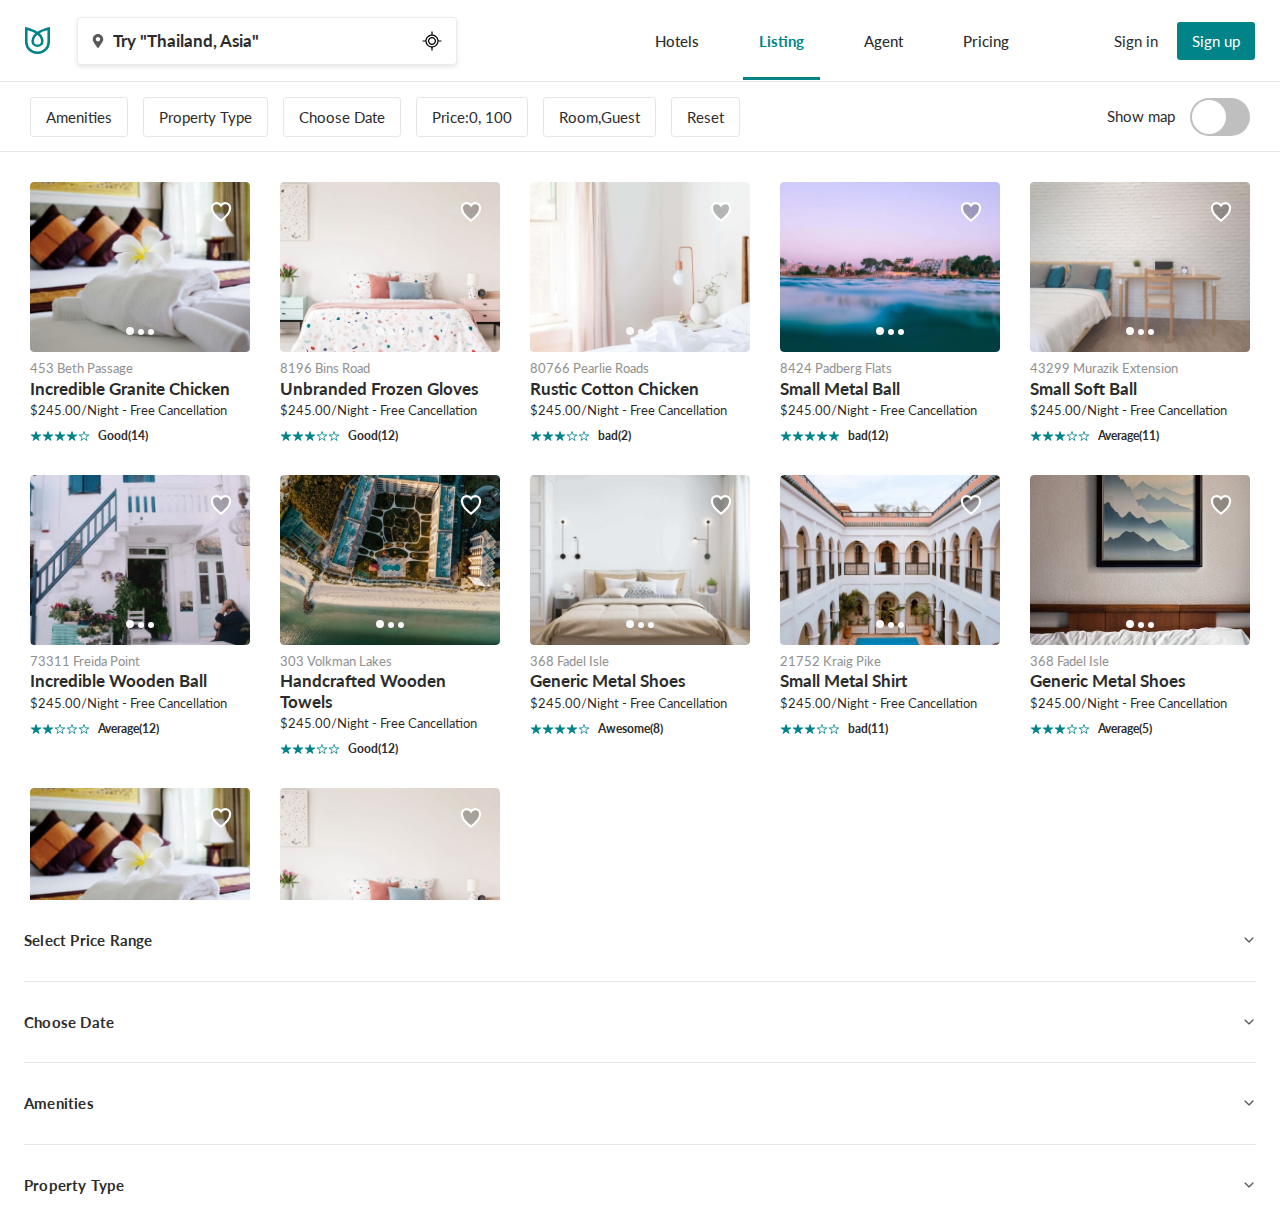
<file: listing.html>
<!DOCTYPE html>
<html lang="en">
  <head>
    <meta charset="UTF-8" />
    <link rel="shortcut icon" href="static/media/titileIcon/favicon.ico" />
    <meta name="viewport" content="width=device-width, initial-scale=1.0" />
    <meta http-equiv="X-UA-Compatible" content="ie=edge" />
    <title>Listing</title>
    <link
      href="https://fonts.googleapis.com/css?family=Lato&display=swap"
      rel="stylesheet"
    />
    <link rel="stylesheet" href="static/css/bootstrap.min.css" />
    <link rel="stylesheet" href="static/css/calendar.css" />
    <link rel="stylesheet" href="static/css/style.css" />
    <link rel="stylesheet" href="static/css/listing.css" />
  </head>
  <body>
    <!-- layout -->
    <div class="layout">
      <!-- head section start -->
      <header class="header_section">
        <div class="sticky_outer_wrapper">
          <div class="sticky_inner_wrapper">
            <nav class="topnav">
              <div class="banner">
                <div class="logo">
                  <a href="index.html">
                    <img src="static/media/logo/logo.svg" alt="" />
                  </a>
                </div>
                <div class="search-bar">
                  <svg
                    stroke="currentColor"
                    fill="#595959"
                    stroke-width="0"
                    viewBox="0 0 384 512"
                    class="icon-left"
                    height="14"
                    width="14"
                    xmlns="http://www.w3.org/2000/svg"
                  >
                    <path
                      d="M172.268 501.67C26.97 291.031 0 269.413 0 192 0 85.961 85.961 0 192 0s192 85.961 192 192c0 77.413-26.97 99.031-172.268 309.67-9.535 13.774-29.93 13.773-39.464 0zM192 272c44.183 0 80-35.817 80-80s-35.817-80-80-80-80 35.817-80 80 35.817 80 80 80z"
                    ></path>
                  </svg>
                  <input type="text" placeholder='Try "Thailand, Asia"' />
                  <svg
                    xmlns="http://www.w3.org/2000/svg"
                    version="1.1"
                    x="0px"
                    y="0px"
                    width="30"
                    height="30"
                    viewBox="0 0 144.083 144"
                    enable-background="new 0 0 144.083 144"
                    class="icon-right"
                  >
                    <path
                      d="M117.292,69h-13.587C102.28,53.851,90.19,41.761,75.042,40.337V26.5h-6v13.837C53.893,41.761,41.802,53.851,40.378,69  H26.792v6h13.587c1.425,15.148,13.515,27.238,28.663,28.663V117.5h6v-13.837C90.19,102.238,102.28,90.148,103.705,75h13.587V69z   M72.042,97.809c-14.23,0-25.809-11.578-25.809-25.809c0-14.231,11.578-25.809,25.809-25.809S97.85,57.769,97.85,72  C97.85,86.23,86.272,97.809,72.042,97.809z"
                    ></path>
                    <path
                      d="M72.042,52.541c-10.729,0-19.459,8.729-19.459,19.459s8.729,19.459,19.459,19.459S91.5,82.729,91.5,72  S82.771,52.541,72.042,52.541z M72.042,85.459c-7.421,0-13.459-6.037-13.459-13.459c0-7.421,6.038-13.459,13.459-13.459  S85.5,64.579,85.5,72C85.5,79.422,79.462,85.459,72.042,85.459z"
                    ></path>
                  </svg>
                </div>
              </div>
              <div class="menu_bar">
                <div class="nav_menu">
                  <ul>
                    <li><a href="index.html">Hotels</a></li>
                    <li><a href="listing.html" class="active">Listing</a></li>
                    <li><a href="agent.html">Agent</a></li>
                    <li><a href="pricing.html">Pricing</a></li>
                  </ul>
                </div>
                <div class="menu_sign">
                  <ul>
                    <li><a href="#" class="default-btn">Sign in</a></li>
                    <li><a href="#" class="default-btn sign_up">Sign up</a></li>
                  </ul>
                </div>
              </div>
              <button class="sidenav_show_btn" id="sidenavShowButton">
                <span style="height: 2px;"></span>
                <span style="height: 2px;"></span>
                <span style="height: 2px;"></span>
              </button>
            </nav>
          </div>
        </div>
      </header>
      <!-- head section end -->

      <!-- main section start -->
      <main class="layout_content">
        <div class="main_section">
          <!-- popup start -->
          <div class="sticky_outer_wrapper">
            <div class="sticky_inner_wrapper">
              <div class="popup_section" id="popupSection">
                <div class="left_section">
                  <div class="popup_view">
                    <div class="popup_handler">
                      <button
                        class="default-btn popup_handler_btn popupbtnEvent"
                        id="myacbtn"
                      >
                        Amenities
                      </button>
                    </div>
                    <div class="popup_container">
                      <div id="popup" class="popup">
                        <label class="checkbox-list">
                          <span class="checkbox_container">
                            <input type="checkbox" class="checkbox-input" />
                            <span class="customize_checkbox"></span>
                          </span>
                          <span>Free Wi-Fi</span>
                        </label>
                        <label class="checkbox-list">
                          <span class="checkbox_container">
                            <input type="checkbox" class="checkbox-input" />
                            <span class="customize_checkbox"></span>
                          </span>
                          <span>Free Parking</span>
                        </label>
                        <label class="checkbox-list">
                          <span class="checkbox_container">
                            <input type="checkbox" class="checkbox-input" />
                            <span class="customize_checkbox"></span>
                          </span>
                          <span>Breakfast included</span>
                        </label>
                        <label class="checkbox-list">
                          <span class="checkbox_container">
                            <input type="checkbox" class="checkbox-input" />
                            <span class="customize_checkbox"></span>
                          </span>
                          <span>Pool</span>
                        </label>
                        <label class="checkbox-list">
                          <span class="checkbox_container">
                            <input type="checkbox" class="checkbox-input" />
                            <span class="customize_checkbox"></span>
                          </span>
                          <span>Air Conditioning</span>
                        </label>
                        <label class="checkbox-list">
                          <span class="checkbox_container">
                            <input type="checkbox" class="checkbox-input" />
                            <span class="customize_checkbox"></span>
                          </span>
                          <span>Hot Shower</span>
                        </label>
                        <label class="checkbox-list">
                          <span class="checkbox_container">
                            <input type="checkbox" class="checkbox-input" />
                            <span class="customize_checkbox"></span>
                          </span>
                          <span>Cable TV</span>
                        </label>
                      </div>
                    </div>
                  </div>
                  <div class="popup_view">
                    <div class="popup_handler">
                      <button
                        class="default-btn popup_handler_btn popupbtnEvent"
                      >
                        Property Type
                      </button>
                    </div>
                    <div class="popup_container">
                      <div id="popup" class="popup">
                        <label class="checkbox-list">
                          <span class="checkbox_container">
                            <input type="checkbox" class="checkbox-input" />
                            <span class="customize_checkbox"></span>
                          </span>
                          <span>Villa</span>
                        </label>
                        <label class="checkbox-list">
                          <span class="checkbox_container">
                            <input type="checkbox" class="checkbox-input" />
                            <span class="customize_checkbox"></span>
                          </span>
                          <span>Hotel</span>
                        </label>
                        <label class="checkbox-list">
                          <span class="checkbox_container">
                            <input type="checkbox" class="checkbox-input" />
                            <span class="customize_checkbox"></span>
                          </span>
                          <span>Resort</span>
                        </label>
                        <label class="checkbox-list">
                          <span class="checkbox_container">
                            <input type="checkbox" class="checkbox-input" />
                            <span class="customize_checkbox"></span>
                          </span>
                          <span>Cottage</span>
                        </label>
                        <label class="checkbox-list">
                          <span class="checkbox_container">
                            <input type="checkbox" class="checkbox-input" />
                            <span class="customize_checkbox"></span>
                          </span>
                          <span>Duplex</span>
                        </label>
                        <label class="checkbox-list">
                          <span class="checkbox_container">
                            <input type="checkbox" class="checkbox-input" />
                            <span class="customize_checkbox"></span>
                          </span>
                          <span>Landscape</span>
                        </label>
                      </div>
                    </div>
                  </div>
                  <div class="popup_view">
                    <div class="popup_handler">
                      <button
                        class="default-btn popup_handler_btn popupbtnEvent"
                      >
                        Choose Date
                      </button>
                    </div>
                    <div class="popup_container">
                      <div id="popupDatepicker" class="popup input">
                        <div class="start_date">
                          <input
                            type="text"
                            id="startDate"
                            autocomplete="off"
                            placeholder="Start Date"
                          />
                        </div>
                        <div>-</div>
                        <div class="end_date">
                          <input
                            type="text"
                            autocomplete="off"
                            id="endDate"
                            placeholder="End Date"
                          />
                        </div>
                      </div>
                    </div>
                  </div>
                  <div class="popup_view">
                    <div class="popup_handler">
                      <button
                        class="default-btn popup_handler_btn popupbtnEvent"
                      >
                        Price:
                        <span id="amount">per night</span>
                      </button>
                    </div>
                    <div class="popup_container">
                      <div id="popup" class="popup">
                        <div class="my_range_slider">
                          <div id="slider-range"></div>
                          <div class="range_text_content">
                            <span class="range_text_left">$0</span>
                            <span class="range_text_right">$100</span>
                          </div>
                        </div>
                      </div>
                    </div>
                  </div>
                  <div class="popup_view">
                    <div class="popup_handler">
                      <button
                        class="default-btn popup_handler_btn popupbtnEvent"
                      >
                        <span id="roomCountInput">Room</span>
                        ,
                        <span id="guestCountInput">Guest</span>
                      </button>
                    </div>
                    <div class="popup_container">
                      <div id="popup" class="popup room-count">
                        <div class="room">
                          <div class="room-header">
                            <span>Room</span>
                          </div>
                          <div class="room-content">
                            <button id="decreasePersonbtn">
                              <svg
                                xmlns="http://www.w3.org/2000/svg"
                                width="18"
                                height="18"
                                viewBox="0 0 18 18"
                              >
                                <g
                                  id="Group_1014"
                                  data-name="Group 1014"
                                  transform="translate(-505 -201)"
                                >
                                  <path
                                    id="Path_1942"
                                    data-name="Path 1942"
                                    d="M57,49.212a7.785,7.785,0,1,1-5.508,2.28A7.737,7.737,0,0,1,57,49.212M57,48a9,9,0,1,0,9,9A9,9,0,0,0,57,48Z"
                                    transform="translate(457 153)"
                                  ></path>
                                  <path
                                    id="_ionicons_svg_ios-remove_3_"
                                    data-name="_ionicons_svg_ios-remove (3)"
                                    d="M136.144,240h-8.071a.574.574,0,0,0,0,1.148h8.071a.574.574,0,1,0,0-1.148Z"
                                    transform="translate(381.897 -30.695)"
                                  ></path>
                                </g>
                              </svg>
                            </button>
                            <span id="roomInput" class="count_text ">0</span>
                            <button id="increasePersonbtn">
                              <svg
                                xmlns="http://www.w3.org/2000/svg"
                                width="18"
                                height="18"
                                viewBox="0 0 18 18"
                              >
                                <g
                                  id="_ionicons_svg_ios-add-circle-outline"
                                  transform="translate(-48 -48)"
                                >
                                  <path
                                    id="Path_1940"
                                    data-name="Path 1940"
                                    d="M158.024,153.416H154.8v-3.224a.692.692,0,1,0-1.385,0v3.224h-3.224a.663.663,0,0,0-.692.692.67.67,0,0,0,.692.692h3.224v3.224a.671.671,0,0,0,.692.692.689.689,0,0,0,.692-.692V154.8h3.224a.692.692,0,0,0,0-1.385Z"
                                    transform="translate(-97.108 -97.108)"
                                  ></path>
                                  <path
                                    id="Path_1941"
                                    data-name="Path 1941"
                                    d="M57,49.212a7.785,7.785,0,1,1-5.508,2.28A7.737,7.737,0,0,1,57,49.212M57,48a9,9,0,1,0,9,9A9,9,0,0,0,57,48Z"
                                    transform="translate(0 0)"
                                  ></path>
                                </g>
                              </svg>
                            </button>
                          </div>
                        </div>
                        <div class="room">
                          <div class="room-header">
                            <span>Guest</span>
                          </div>
                          <div class="room-content">
                            <button id="decreaseGuestbtn">
                              <svg
                                xmlns="http://www.w3.org/2000/svg"
                                width="18"
                                height="18"
                                viewBox="0 0 18 18"
                              >
                                <g
                                  id="Group_1014"
                                  data-name="Group 1014"
                                  transform="translate(-505 -201)"
                                >
                                  <path
                                    id="Path_1942"
                                    data-name="Path 1942"
                                    d="M57,49.212a7.785,7.785,0,1,1-5.508,2.28A7.737,7.737,0,0,1,57,49.212M57,48a9,9,0,1,0,9,9A9,9,0,0,0,57,48Z"
                                    transform="translate(457 153)"
                                  ></path>
                                  <path
                                    id="_ionicons_svg_ios-remove_3_"
                                    data-name="_ionicons_svg_ios-remove (3)"
                                    d="M136.144,240h-8.071a.574.574,0,0,0,0,1.148h8.071a.574.574,0,1,0,0-1.148Z"
                                    transform="translate(381.897 -30.695)"
                                  ></path>
                                </g>
                              </svg>
                            </button>
                            <span id="guestInput" class="count_text">0</span>
                            <button id="increaseGuestbtn">
                              <svg
                                xmlns="http://www.w3.org/2000/svg"
                                width="18"
                                height="18"
                                viewBox="0 0 18 18"
                              >
                                <g
                                  id="_ionicons_svg_ios-add-circle-outline"
                                  transform="translate(-48 -48)"
                                >
                                  <path
                                    id="Path_1940"
                                    data-name="Path 1940"
                                    d="M158.024,153.416H154.8v-3.224a.692.692,0,1,0-1.385,0v3.224h-3.224a.663.663,0,0,0-.692.692.67.67,0,0,0,.692.692h3.224v3.224a.671.671,0,0,0,.692.692.689.689,0,0,0,.692-.692V154.8h3.224a.692.692,0,0,0,0-1.385Z"
                                    transform="translate(-97.108 -97.108)"
                                  ></path>
                                  <path
                                    id="Path_1941"
                                    data-name="Path 1941"
                                    d="M57,49.212a7.785,7.785,0,1,1-5.508,2.28A7.737,7.737,0,0,1,57,49.212M57,48a9,9,0,1,0,9,9A9,9,0,0,0,57,48Z"
                                    transform="translate(0 0)"
                                  ></path>
                                </g>
                              </svg>
                            </button>
                          </div>
                        </div>
                        <div>
                          <button class="apply_btn">Apply</button>
                        </div>
                      </div>
                    </div>
                  </div>
                  <div>
                    <button
                      id="filterResetbtn"
                      class="default-btn popup_handler_btn"
                    >
                      Reset
                    </button>
                  </div>
                  <div>
                    <button
                      id="filterbtn"
                      class="filter_btn popup_handler_btn default-btn"
                    >
                      More filters
                    </button>
                  </div>
                </div>
                <div class="right_section">
                  <div class="text_content">Show map</div>
                  <button id="mapbtn" class="map_btn default-btn"></button>
                </div>
              </div>
            </div>
          </div>
          <!-- popup end -->

          <!-- traveler section start -->
          <div class="traveler-sc">
            <div class="media-wrapper" id="mediaWrapper">
              <div class="wrapper-list">
                <div class="wrapper-container">
                  <div class="img-container" data-count="0">
                    <div id="imgDock">
                      <img src="static/media/travelers/hotel-12_thumb.jpg" alt="0" style="left: 0;" />
                      <img src="static/media/travelers/hotel-13_thumb.jpg" alt="1" style="left: 0;transform: translateX(100%);" />
                      <img src="static/media/travelers/hotel-14_thumb.jpg" alt="2"
                        style="left: 0;transform: translateX(-100%);" />
                    </div>
                    <button class="favorite_btn">
                      <svg xmlns="http://www.w3.org/2000/svg" viewBox="0 0 18.64 18.232">
                        <path
                          d="M60.16,56h-.04a4.551,4.551,0,0,0-3.8,2.08A4.551,4.551,0,0,0,52.52,56h-.04A4.522,4.522,0,0,0,48,60.52a9.737,9.737,0,0,0,1.912,5.308A33.506,33.506,0,0,0,56.32,72a33.506,33.506,0,0,0,6.408-6.172A9.737,9.737,0,0,0,64.64,60.52,4.522,4.522,0,0,0,60.16,56Z"
                          transform="translate(-47 -55)"></path>
                      </svg>
                    </button>
                    <button class="img-btn imagePrevBtn">
                      &#8249;
                      </bu>
                      <button class="img-btn imageNextBtn">
                        &#8250;
                      </button>
                      <div class="dot">
                        <span style="width: 8px;height: 8px;"></span>
                        <span></span>
                        <span></span>
                      </div>
                  </div>
                  <div class="text-content">
                    <div class="location">453 Beth Passage</div>
                    <h4>Incredible Granite Chicken</h4>
                    <div class="meta-wrapper">
                      <p class="para visi-hidden">
                        $245.00/Night - Free Cancellation
                      </p>
                      <div class="rating visi-hidden">
                        <svg stroke="currentColor" fill="currentColor" stroke-width="0" viewBox="0 0 512 512" height="1em"
                          width="1em" xmlns="http://www.w3.org/2000/svg">
                          <path
                            d="M463 192H315.9L271.2 58.6C269 52.1 262.9 48 256 48s-13 4.1-15.2 10.6L196.1 192H48c-8.8 0-16 7.2-16 16 0 .9.1 1.9.3 2.7.2 3.5 1.8 7.4 6.7 11.3l120.9 85.2-46.4 134.9c-2.3 6.5 0 13.8 5.5 18 2.9 2.1 5.6 3.9 9 3.9 3.3 0 7.2-1.7 10-3.6l118-84.1 118 84.1c2.8 2 6.7 3.6 10 3.6 3.4 0 6.1-1.7 8.9-3.9 5.6-4.2 7.8-11.4 5.5-18L352 307.2l119.9-86 2.9-2.5c2.6-2.8 5.2-6.6 5.2-10.7 0-8.8-8.2-16-17-16z">
                          </path>
                        </svg>
                        <svg stroke="currentColor" fill="currentColor" stroke-width="0" viewBox="0 0 512 512" height="1em"
                          width="1em" xmlns="http://www.w3.org/2000/svg">
                          <path
                            d="M463 192H315.9L271.2 58.6C269 52.1 262.9 48 256 48s-13 4.1-15.2 10.6L196.1 192H48c-8.8 0-16 7.2-16 16 0 .9.1 1.9.3 2.7.2 3.5 1.8 7.4 6.7 11.3l120.9 85.2-46.4 134.9c-2.3 6.5 0 13.8 5.5 18 2.9 2.1 5.6 3.9 9 3.9 3.3 0 7.2-1.7 10-3.6l118-84.1 118 84.1c2.8 2 6.7 3.6 10 3.6 3.4 0 6.1-1.7 8.9-3.9 5.6-4.2 7.8-11.4 5.5-18L352 307.2l119.9-86 2.9-2.5c2.6-2.8 5.2-6.6 5.2-10.7 0-8.8-8.2-16-17-16z">
                          </path>
                        </svg>
                        <svg stroke="currentColor" fill="currentColor" stroke-width="0" viewBox="0 0 512 512" height="1em"
                          width="1em" xmlns="http://www.w3.org/2000/svg">
                          <path
                            d="M463 192H315.9L271.2 58.6C269 52.1 262.9 48 256 48s-13 4.1-15.2 10.6L196.1 192H48c-8.8 0-16 7.2-16 16 0 .9.1 1.9.3 2.7.2 3.5 1.8 7.4 6.7 11.3l120.9 85.2-46.4 134.9c-2.3 6.5 0 13.8 5.5 18 2.9 2.1 5.6 3.9 9 3.9 3.3 0 7.2-1.7 10-3.6l118-84.1 118 84.1c2.8 2 6.7 3.6 10 3.6 3.4 0 6.1-1.7 8.9-3.9 5.6-4.2 7.8-11.4 5.5-18L352 307.2l119.9-86 2.9-2.5c2.6-2.8 5.2-6.6 5.2-10.7 0-8.8-8.2-16-17-16z">
                          </path>
                        </svg>
                        <svg stroke="currentColor" fill="currentColor" stroke-width="0" viewBox="0 0 512 512" height="1em"
                          width="1em" xmlns="http://www.w3.org/2000/svg">
                          <path
                            d="M463 192H315.9L271.2 58.6C269 52.1 262.9 48 256 48s-13 4.1-15.2 10.6L196.1 192H48c-8.8 0-16 7.2-16 16 0 .9.1 1.9.3 2.7.2 3.5 1.8 7.4 6.7 11.3l120.9 85.2-46.4 134.9c-2.3 6.5 0 13.8 5.5 18 2.9 2.1 5.6 3.9 9 3.9 3.3 0 7.2-1.7 10-3.6l118-84.1 118 84.1c2.8 2 6.7 3.6 10 3.6 3.4 0 6.1-1.7 8.9-3.9 5.6-4.2 7.8-11.4 5.5-18L352 307.2l119.9-86 2.9-2.5c2.6-2.8 5.2-6.6 5.2-10.7 0-8.8-8.2-16-17-16z">
                          </path>
                        </svg>
                        <svg stroke="currentColor" fill="currentColor" stroke-width="0" viewBox="0 0 512 512" height="1em"
                          width="1em" xmlns="http://www.w3.org/2000/svg">
                          <path
                            d="M463 192H315.9L271.2 58.6C269 52.1 262.9 48 256 48s-13 4.1-15.2 10.6L196.1 192H48c-8.8 0-16 7.2-16 16 0 .9.1 1.9.3 2.7.2 3.5 1.8 7.4 6.7 11.3l120.9 85.2-46.4 134.9c-2.3 6.5 0 13.8 5.5 18 2.9 2.1 5.6 3.9 9 3.9 3.3 0 7.2-1.7 10-3.6l118-84.1 118 84.1c2.8 2 6.7 3.6 10 3.6 3.4 0 6.1-1.7 8.9-3.9 5.6-4.2 7.8-11.4 5.5-18L352 307.2l119.9-86 2.9-2.5c2.6-2.8 5.2-6.6 5.2-10.7 0-8.8-8.2-16-17-16zm-127.2 92.5c-10 7.2-14.2 20.2-10.2 31.8l30.1 87.7c1.3 3.7-2.9 6.8-6.1 4.6l-77.4-55.2c-4.9-3.5-10.6-5.2-16.3-5.2-5.7 0-11.4 1.7-16.2 5.2l-77.4 55.1c-3.2 2.3-7.4-.9-6.1-4.6l30.1-87.7c4-11.8-.2-24.8-10.3-32l-81-57.1c-3.2-2.2-1.6-7.3 2.3-7.3H196c12 0 22.7-7.7 26.5-19.1l29.6-88.2c1.2-3.6 6.4-3.6 7.6 0l29.6 88.2c3.8 11.4 14.5 19.1 26.5 19.1h97.3c3.9 0 5.5 5 2.3 7.2l-79.6 57.5z">
                          </path>
                        </svg>
                        <strong>Good(14)</strong>
                      </div>
                      <a href="#" id="ratingbtn">View Details</a>
                    </div>
                  </div>
                </div>
              </div>
              <div class="wrapper-list">
                <div class="wrapper-container">
                  <div class="img-container" data-count="0">
                    <div id="imgDock">
                      <img src="static/media/travelers/hotel-18_thumb.jpg" alt="0" style="left: 0;" />
                      <img src="static/media/travelers/hotel-19_thumb.jpg" alt="1" style="left: 0;transform: translateX(100%);" />
                      <img src="static/media/travelers/hotel-20_thumb.jpg" alt="2"
                        style="left: 0;transform: translateX(-100%);" />
                    </div>
                    <button class="favorite_btn">
                      <svg xmlns="http://www.w3.org/2000/svg" viewBox="0 0 18.64 18.232">
                        <path
                          d="M60.16,56h-.04a4.551,4.551,0,0,0-3.8,2.08A4.551,4.551,0,0,0,52.52,56h-.04A4.522,4.522,0,0,0,48,60.52a9.737,9.737,0,0,0,1.912,5.308A33.506,33.506,0,0,0,56.32,72a33.506,33.506,0,0,0,6.408-6.172A9.737,9.737,0,0,0,64.64,60.52,4.522,4.522,0,0,0,60.16,56Z"
                          transform="translate(-47 -55)"></path>
                      </svg>
                    </button>
                    <button class="img-btn imagePrevBtn">
                      &#8249;
                    </button>
                    <button class="img-btn imageNextBtn">
                      &#8250;
                    </button>
                    <div class="dot">
                      <span style="width: 8px;height: 8px;"></span>
                      <span></span>
                      <span></span>
                    </div>
                  </div>
                  <div class="text-content">
                    <div class="location">8196 Bins Road</div>
                    <h4>Unbranded Frozen Gloves</h4>
                    <div class="meta-wrapper">
                      <p class="para visi-hidden">
                        $245.00/Night - Free Cancellation
                      </p>
                      <div class="rating visi-hidden">
                        <svg stroke="currentColor" fill="currentColor" stroke-width="0" viewBox="0 0 512 512" height="1em"
                          width="1em" xmlns="http://www.w3.org/2000/svg">
                          <path
                            d="M463 192H315.9L271.2 58.6C269 52.1 262.9 48 256 48s-13 4.1-15.2 10.6L196.1 192H48c-8.8 0-16 7.2-16 16 0 .9.1 1.9.3 2.7.2 3.5 1.8 7.4 6.7 11.3l120.9 85.2-46.4 134.9c-2.3 6.5 0 13.8 5.5 18 2.9 2.1 5.6 3.9 9 3.9 3.3 0 7.2-1.7 10-3.6l118-84.1 118 84.1c2.8 2 6.7 3.6 10 3.6 3.4 0 6.1-1.7 8.9-3.9 5.6-4.2 7.8-11.4 5.5-18L352 307.2l119.9-86 2.9-2.5c2.6-2.8 5.2-6.6 5.2-10.7 0-8.8-8.2-16-17-16z">
                          </path>
                        </svg>
                        <svg stroke="currentColor" fill="currentColor" stroke-width="0" viewBox="0 0 512 512" height="1em"
                          width="1em" xmlns="http://www.w3.org/2000/svg">
                          <path
                            d="M463 192H315.9L271.2 58.6C269 52.1 262.9 48 256 48s-13 4.1-15.2 10.6L196.1 192H48c-8.8 0-16 7.2-16 16 0 .9.1 1.9.3 2.7.2 3.5 1.8 7.4 6.7 11.3l120.9 85.2-46.4 134.9c-2.3 6.5 0 13.8 5.5 18 2.9 2.1 5.6 3.9 9 3.9 3.3 0 7.2-1.7 10-3.6l118-84.1 118 84.1c2.8 2 6.7 3.6 10 3.6 3.4 0 6.1-1.7 8.9-3.9 5.6-4.2 7.8-11.4 5.5-18L352 307.2l119.9-86 2.9-2.5c2.6-2.8 5.2-6.6 5.2-10.7 0-8.8-8.2-16-17-16z">
                          </path>
                        </svg>
                        <svg stroke="currentColor" fill="currentColor" stroke-width="0" viewBox="0 0 512 512" height="1em"
                          width="1em" xmlns="http://www.w3.org/2000/svg">
                          <path
                            d="M463 192H315.9L271.2 58.6C269 52.1 262.9 48 256 48s-13 4.1-15.2 10.6L196.1 192H48c-8.8 0-16 7.2-16 16 0 .9.1 1.9.3 2.7.2 3.5 1.8 7.4 6.7 11.3l120.9 85.2-46.4 134.9c-2.3 6.5 0 13.8 5.5 18 2.9 2.1 5.6 3.9 9 3.9 3.3 0 7.2-1.7 10-3.6l118-84.1 118 84.1c2.8 2 6.7 3.6 10 3.6 3.4 0 6.1-1.7 8.9-3.9 5.6-4.2 7.8-11.4 5.5-18L352 307.2l119.9-86 2.9-2.5c2.6-2.8 5.2-6.6 5.2-10.7 0-8.8-8.2-16-17-16z">
                          </path>
                        </svg>
                        <svg stroke="currentColor" fill="currentColor" stroke-width="0" viewBox="0 0 512 512" height="1em"
                          width="1em" xmlns="http://www.w3.org/2000/svg">
                          <path
                            d="M463 192H315.9L271.2 58.6C269 52.1 262.9 48 256 48s-13 4.1-15.2 10.6L196.1 192H48c-8.8 0-16 7.2-16 16 0 .9.1 1.9.3 2.7.2 3.5 1.8 7.4 6.7 11.3l120.9 85.2-46.4 134.9c-2.3 6.5 0 13.8 5.5 18 2.9 2.1 5.6 3.9 9 3.9 3.3 0 7.2-1.7 10-3.6l118-84.1 118 84.1c2.8 2 6.7 3.6 10 3.6 3.4 0 6.1-1.7 8.9-3.9 5.6-4.2 7.8-11.4 5.5-18L352 307.2l119.9-86 2.9-2.5c2.6-2.8 5.2-6.6 5.2-10.7 0-8.8-8.2-16-17-16zm-127.2 92.5c-10 7.2-14.2 20.2-10.2 31.8l30.1 87.7c1.3 3.7-2.9 6.8-6.1 4.6l-77.4-55.2c-4.9-3.5-10.6-5.2-16.3-5.2-5.7 0-11.4 1.7-16.2 5.2l-77.4 55.1c-3.2 2.3-7.4-.9-6.1-4.6l30.1-87.7c4-11.8-.2-24.8-10.3-32l-81-57.1c-3.2-2.2-1.6-7.3 2.3-7.3H196c12 0 22.7-7.7 26.5-19.1l29.6-88.2c1.2-3.6 6.4-3.6 7.6 0l29.6 88.2c3.8 11.4 14.5 19.1 26.5 19.1h97.3c3.9 0 5.5 5 2.3 7.2l-79.6 57.5z">
                          </path>
                        </svg>
                        <svg stroke="currentColor" fill="currentColor" stroke-width="0" viewBox="0 0 512 512" height="1em"
                          width="1em" xmlns="http://www.w3.org/2000/svg">
                          <path
                            d="M463 192H315.9L271.2 58.6C269 52.1 262.9 48 256 48s-13 4.1-15.2 10.6L196.1 192H48c-8.8 0-16 7.2-16 16 0 .9.1 1.9.3 2.7.2 3.5 1.8 7.4 6.7 11.3l120.9 85.2-46.4 134.9c-2.3 6.5 0 13.8 5.5 18 2.9 2.1 5.6 3.9 9 3.9 3.3 0 7.2-1.7 10-3.6l118-84.1 118 84.1c2.8 2 6.7 3.6 10 3.6 3.4 0 6.1-1.7 8.9-3.9 5.6-4.2 7.8-11.4 5.5-18L352 307.2l119.9-86 2.9-2.5c2.6-2.8 5.2-6.6 5.2-10.7 0-8.8-8.2-16-17-16zm-127.2 92.5c-10 7.2-14.2 20.2-10.2 31.8l30.1 87.7c1.3 3.7-2.9 6.8-6.1 4.6l-77.4-55.2c-4.9-3.5-10.6-5.2-16.3-5.2-5.7 0-11.4 1.7-16.2 5.2l-77.4 55.1c-3.2 2.3-7.4-.9-6.1-4.6l30.1-87.7c4-11.8-.2-24.8-10.3-32l-81-57.1c-3.2-2.2-1.6-7.3 2.3-7.3H196c12 0 22.7-7.7 26.5-19.1l29.6-88.2c1.2-3.6 6.4-3.6 7.6 0l29.6 88.2c3.8 11.4 14.5 19.1 26.5 19.1h97.3c3.9 0 5.5 5 2.3 7.2l-79.6 57.5z">
                          </path>
                        </svg>
                        <strong>Good(12)</strong>
                      </div>
                      <a href="#" id="ratingbtn">View Details</a>
                    </div>
                  </div>
                </div>
              </div>
              <div class="wrapper-list">
                <div class="wrapper-container">
                  <div class="img-container" data-count="0">
                    <div id="imgDock">
                      <img src="static/media/travelers/hotel-4_thumb.jpg" alt="0" style="left: 0;" />
                      <img src="static/media/travelers/hotel-5_thumb.jpg" alt="1" style="left: 0;transform: translateX(100%);" />
                      <img src="static/media/travelers/hotel-6_thumb.jpg" alt="2" style="left: 0;transform: translateX(-100%);" />
                    </div>
                    <button class="favorite_btn">
                      <svg xmlns="http://www.w3.org/2000/svg" viewBox="0 0 18.64 18.232">
                        <path
                          d="M60.16,56h-.04a4.551,4.551,0,0,0-3.8,2.08A4.551,4.551,0,0,0,52.52,56h-.04A4.522,4.522,0,0,0,48,60.52a9.737,9.737,0,0,0,1.912,5.308A33.506,33.506,0,0,0,56.32,72a33.506,33.506,0,0,0,6.408-6.172A9.737,9.737,0,0,0,64.64,60.52,4.522,4.522,0,0,0,60.16,56Z"
                          transform="translate(-47 -55)"></path>
                      </svg>
                    </button>
                    <button class="img-btn imagePrevBtn">
                      &#8249;
                    </button>
                    <button class="img-btn imageNextBtn">
                      &#8250;
                    </button>
                    <div class="dot">
                      <span style="width: 8px;height: 8px;"></span>
                      <span></span>
                      <span></span>
                    </div>
                  </div>
                  <div class="text-content">
                    <div class="location">80766 Pearlie Roads</div>
                    <h4>Rustic Cotton Chicken</h4>
                    <div class="meta-wrapper">
                      <p class="para visi-hidden">
                        $245.00/Night - Free Cancellation
                      </p>
                      <div class="rating visi-hidden">
                        <svg stroke="currentColor" fill="currentColor" stroke-width="0" viewBox="0 0 512 512" height="1em"
                          width="1em" xmlns="http://www.w3.org/2000/svg">
                          <path
                            d="M463 192H315.9L271.2 58.6C269 52.1 262.9 48 256 48s-13 4.1-15.2 10.6L196.1 192H48c-8.8 0-16 7.2-16 16 0 .9.1 1.9.3 2.7.2 3.5 1.8 7.4 6.7 11.3l120.9 85.2-46.4 134.9c-2.3 6.5 0 13.8 5.5 18 2.9 2.1 5.6 3.9 9 3.9 3.3 0 7.2-1.7 10-3.6l118-84.1 118 84.1c2.8 2 6.7 3.6 10 3.6 3.4 0 6.1-1.7 8.9-3.9 5.6-4.2 7.8-11.4 5.5-18L352 307.2l119.9-86 2.9-2.5c2.6-2.8 5.2-6.6 5.2-10.7 0-8.8-8.2-16-17-16z">
                          </path>
                        </svg>
                        <svg stroke="currentColor" fill="currentColor" stroke-width="0" viewBox="0 0 512 512" height="1em"
                          width="1em" xmlns="http://www.w3.org/2000/svg">
                          <path
                            d="M463 192H315.9L271.2 58.6C269 52.1 262.9 48 256 48s-13 4.1-15.2 10.6L196.1 192H48c-8.8 0-16 7.2-16 16 0 .9.1 1.9.3 2.7.2 3.5 1.8 7.4 6.7 11.3l120.9 85.2-46.4 134.9c-2.3 6.5 0 13.8 5.5 18 2.9 2.1 5.6 3.9 9 3.9 3.3 0 7.2-1.7 10-3.6l118-84.1 118 84.1c2.8 2 6.7 3.6 10 3.6 3.4 0 6.1-1.7 8.9-3.9 5.6-4.2 7.8-11.4 5.5-18L352 307.2l119.9-86 2.9-2.5c2.6-2.8 5.2-6.6 5.2-10.7 0-8.8-8.2-16-17-16z">
                          </path>
                        </svg>
                        <svg stroke="currentColor" fill="currentColor" stroke-width="0" viewBox="0 0 512 512" height="1em"
                          width="1em" xmlns="http://www.w3.org/2000/svg">
                          <path
                            d="M463 192H315.9L271.2 58.6C269 52.1 262.9 48 256 48s-13 4.1-15.2 10.6L196.1 192H48c-8.8 0-16 7.2-16 16 0 .9.1 1.9.3 2.7.2 3.5 1.8 7.4 6.7 11.3l120.9 85.2-46.4 134.9c-2.3 6.5 0 13.8 5.5 18 2.9 2.1 5.6 3.9 9 3.9 3.3 0 7.2-1.7 10-3.6l118-84.1 118 84.1c2.8 2 6.7 3.6 10 3.6 3.4 0 6.1-1.7 8.9-3.9 5.6-4.2 7.8-11.4 5.5-18L352 307.2l119.9-86 2.9-2.5c2.6-2.8 5.2-6.6 5.2-10.7 0-8.8-8.2-16-17-16z">
                          </path>
                        </svg>
                        <svg stroke="currentColor" fill="currentColor" stroke-width="0" viewBox="0 0 512 512" height="1em"
                          width="1em" xmlns="http://www.w3.org/2000/svg">
                          <path
                            d="M463 192H315.9L271.2 58.6C269 52.1 262.9 48 256 48s-13 4.1-15.2 10.6L196.1 192H48c-8.8 0-16 7.2-16 16 0 .9.1 1.9.3 2.7.2 3.5 1.8 7.4 6.7 11.3l120.9 85.2-46.4 134.9c-2.3 6.5 0 13.8 5.5 18 2.9 2.1 5.6 3.9 9 3.9 3.3 0 7.2-1.7 10-3.6l118-84.1 118 84.1c2.8 2 6.7 3.6 10 3.6 3.4 0 6.1-1.7 8.9-3.9 5.6-4.2 7.8-11.4 5.5-18L352 307.2l119.9-86 2.9-2.5c2.6-2.8 5.2-6.6 5.2-10.7 0-8.8-8.2-16-17-16zm-127.2 92.5c-10 7.2-14.2 20.2-10.2 31.8l30.1 87.7c1.3 3.7-2.9 6.8-6.1 4.6l-77.4-55.2c-4.9-3.5-10.6-5.2-16.3-5.2-5.7 0-11.4 1.7-16.2 5.2l-77.4 55.1c-3.2 2.3-7.4-.9-6.1-4.6l30.1-87.7c4-11.8-.2-24.8-10.3-32l-81-57.1c-3.2-2.2-1.6-7.3 2.3-7.3H196c12 0 22.7-7.7 26.5-19.1l29.6-88.2c1.2-3.6 6.4-3.6 7.6 0l29.6 88.2c3.8 11.4 14.5 19.1 26.5 19.1h97.3c3.9 0 5.5 5 2.3 7.2l-79.6 57.5z">
                          </path>
                        </svg>
                        <svg stroke="currentColor" fill="currentColor" stroke-width="0" viewBox="0 0 512 512" height="1em"
                          width="1em" xmlns="http://www.w3.org/2000/svg">
                          <path
                            d="M463 192H315.9L271.2 58.6C269 52.1 262.9 48 256 48s-13 4.1-15.2 10.6L196.1 192H48c-8.8 0-16 7.2-16 16 0 .9.1 1.9.3 2.7.2 3.5 1.8 7.4 6.7 11.3l120.9 85.2-46.4 134.9c-2.3 6.5 0 13.8 5.5 18 2.9 2.1 5.6 3.9 9 3.9 3.3 0 7.2-1.7 10-3.6l118-84.1 118 84.1c2.8 2 6.7 3.6 10 3.6 3.4 0 6.1-1.7 8.9-3.9 5.6-4.2 7.8-11.4 5.5-18L352 307.2l119.9-86 2.9-2.5c2.6-2.8 5.2-6.6 5.2-10.7 0-8.8-8.2-16-17-16zm-127.2 92.5c-10 7.2-14.2 20.2-10.2 31.8l30.1 87.7c1.3 3.7-2.9 6.8-6.1 4.6l-77.4-55.2c-4.9-3.5-10.6-5.2-16.3-5.2-5.7 0-11.4 1.7-16.2 5.2l-77.4 55.1c-3.2 2.3-7.4-.9-6.1-4.6l30.1-87.7c4-11.8-.2-24.8-10.3-32l-81-57.1c-3.2-2.2-1.6-7.3 2.3-7.3H196c12 0 22.7-7.7 26.5-19.1l29.6-88.2c1.2-3.6 6.4-3.6 7.6 0l29.6 88.2c3.8 11.4 14.5 19.1 26.5 19.1h97.3c3.9 0 5.5 5 2.3 7.2l-79.6 57.5z">
                          </path>
                        </svg>
                        <strong>bad(2)</strong>
                      </div>
                      <a href="#" id="ratingbtn">View Details</a>
                    </div>
                  </div>
                </div>
              </div>
              <div class="wrapper-list">
                <div class="wrapper-container">
                  <div class="img-container" data-count="0">
                    <div id="imgDock">
                      <img src="static/media/travelers/hotel-10_thumb.jpg" alt="0" style="left: 0;" />
                      <img src="static/media/travelers/hotel-11_thumb.jpg" alt="1" style="left: 0;transform: translateX(100%);" />
                      <img src="static/media/travelers/hotel-12_thumb.jpg" alt="2"
                        style="left: 0;transform: translateX(-100%);" />
                    </div>
                    <button class="favorite_btn">
                      <svg xmlns="http://www.w3.org/2000/svg" viewBox="0 0 18.64 18.232">
                        <path
                          d="M60.16,56h-.04a4.551,4.551,0,0,0-3.8,2.08A4.551,4.551,0,0,0,52.52,56h-.04A4.522,4.522,0,0,0,48,60.52a9.737,9.737,0,0,0,1.912,5.308A33.506,33.506,0,0,0,56.32,72a33.506,33.506,0,0,0,6.408-6.172A9.737,9.737,0,0,0,64.64,60.52,4.522,4.522,0,0,0,60.16,56Z"
                          transform="translate(-47 -55)"></path>
                      </svg>
                    </button>
                    <button class="img-btn imagePrevBtn">
                      &#8249;
                    </button>
                    <button class="img-btn imageNextBtn">
                      &#8250;
                    </button>
                    <div class="dot">
                      <span style="width: 8px;height: 8px;"></span>
                      <span></span>
                      <span></span>
                    </div>
                  </div>
                  <div class="text-content">
                    <div class="location">8424 Padberg Flats</div>
                    <h4>Small Metal Ball</h4>
                    <div class="meta-wrapper">
                      <p class="para visi-hidden">
                        $245.00/Night - Free Cancellation
                      </p>
                      <div class="rating visi-hidden">
                        <svg stroke="currentColor" fill="currentColor" stroke-width="0" viewBox="0 0 512 512" height="1em"
                          width="1em" xmlns="http://www.w3.org/2000/svg">
                          <path
                            d="M463 192H315.9L271.2 58.6C269 52.1 262.9 48 256 48s-13 4.1-15.2 10.6L196.1 192H48c-8.8 0-16 7.2-16 16 0 .9.1 1.9.3 2.7.2 3.5 1.8 7.4 6.7 11.3l120.9 85.2-46.4 134.9c-2.3 6.5 0 13.8 5.5 18 2.9 2.1 5.6 3.9 9 3.9 3.3 0 7.2-1.7 10-3.6l118-84.1 118 84.1c2.8 2 6.7 3.6 10 3.6 3.4 0 6.1-1.7 8.9-3.9 5.6-4.2 7.8-11.4 5.5-18L352 307.2l119.9-86 2.9-2.5c2.6-2.8 5.2-6.6 5.2-10.7 0-8.8-8.2-16-17-16z">
                          </path>
                        </svg>
                        <svg stroke="currentColor" fill="currentColor" stroke-width="0" viewBox="0 0 512 512" height="1em"
                          width="1em" xmlns="http://www.w3.org/2000/svg">
                          <path
                            d="M463 192H315.9L271.2 58.6C269 52.1 262.9 48 256 48s-13 4.1-15.2 10.6L196.1 192H48c-8.8 0-16 7.2-16 16 0 .9.1 1.9.3 2.7.2 3.5 1.8 7.4 6.7 11.3l120.9 85.2-46.4 134.9c-2.3 6.5 0 13.8 5.5 18 2.9 2.1 5.6 3.9 9 3.9 3.3 0 7.2-1.7 10-3.6l118-84.1 118 84.1c2.8 2 6.7 3.6 10 3.6 3.4 0 6.1-1.7 8.9-3.9 5.6-4.2 7.8-11.4 5.5-18L352 307.2l119.9-86 2.9-2.5c2.6-2.8 5.2-6.6 5.2-10.7 0-8.8-8.2-16-17-16z">
                          </path>
                        </svg>
                        <svg stroke="currentColor" fill="currentColor" stroke-width="0" viewBox="0 0 512 512" height="1em"
                          width="1em" xmlns="http://www.w3.org/2000/svg">
                          <path
                            d="M463 192H315.9L271.2 58.6C269 52.1 262.9 48 256 48s-13 4.1-15.2 10.6L196.1 192H48c-8.8 0-16 7.2-16 16 0 .9.1 1.9.3 2.7.2 3.5 1.8 7.4 6.7 11.3l120.9 85.2-46.4 134.9c-2.3 6.5 0 13.8 5.5 18 2.9 2.1 5.6 3.9 9 3.9 3.3 0 7.2-1.7 10-3.6l118-84.1 118 84.1c2.8 2 6.7 3.6 10 3.6 3.4 0 6.1-1.7 8.9-3.9 5.6-4.2 7.8-11.4 5.5-18L352 307.2l119.9-86 2.9-2.5c2.6-2.8 5.2-6.6 5.2-10.7 0-8.8-8.2-16-17-16z">
                          </path>
                        </svg>
                        <svg stroke="currentColor" fill="currentColor" stroke-width="0" viewBox="0 0 512 512" height="1em"
                          width="1em" xmlns="http://www.w3.org/2000/svg">
                          <path
                            d="M463 192H315.9L271.2 58.6C269 52.1 262.9 48 256 48s-13 4.1-15.2 10.6L196.1 192H48c-8.8 0-16 7.2-16 16 0 .9.1 1.9.3 2.7.2 3.5 1.8 7.4 6.7 11.3l120.9 85.2-46.4 134.9c-2.3 6.5 0 13.8 5.5 18 2.9 2.1 5.6 3.9 9 3.9 3.3 0 7.2-1.7 10-3.6l118-84.1 118 84.1c2.8 2 6.7 3.6 10 3.6 3.4 0 6.1-1.7 8.9-3.9 5.6-4.2 7.8-11.4 5.5-18L352 307.2l119.9-86 2.9-2.5c2.6-2.8 5.2-6.6 5.2-10.7 0-8.8-8.2-16-17-16z">
                          </path>
                        </svg>
                        <svg stroke="currentColor" fill="currentColor" stroke-width="0" viewBox="0 0 512 512" height="1em"
                          width="1em" xmlns="http://www.w3.org/2000/svg">
                          <path
                            d="M463 192H315.9L271.2 58.6C269 52.1 262.9 48 256 48s-13 4.1-15.2 10.6L196.1 192H48c-8.8 0-16 7.2-16 16 0 .9.1 1.9.3 2.7.2 3.5 1.8 7.4 6.7 11.3l120.9 85.2-46.4 134.9c-2.3 6.5 0 13.8 5.5 18 2.9 2.1 5.6 3.9 9 3.9 3.3 0 7.2-1.7 10-3.6l118-84.1 118 84.1c2.8 2 6.7 3.6 10 3.6 3.4 0 6.1-1.7 8.9-3.9 5.6-4.2 7.8-11.4 5.5-18L352 307.2l119.9-86 2.9-2.5c2.6-2.8 5.2-6.6 5.2-10.7 0-8.8-8.2-16-17-16z">
                          </path>
                        </svg>
                        <strong>bad(12)</strong>
                      </div>
                      <a href="#" id="ratingbtn">View Details</a>
                    </div>
                  </div>
                </div>
              </div>
              <div class="wrapper-list">
                <div class="wrapper-container">
                  <div class="img-container" data-count="0">
                    <div id="imgDock">
                      <img src="static/media/travelers/hotel-16_thumb.jpg" alt="0" style="left: 0;" />
                      <img src="static/media/travelers/hotel-17_thumb.jpg" alt="1" style="left: 0;transform: translateX(100%);" />
                      <img src="static/media/travelers/hotel-18_thumb.jpg" alt="2"
                        style="left: 0;transform: translateX(-100%);" />
                    </div>
                    <button class="favorite_btn">
                      <svg xmlns="http://www.w3.org/2000/svg" viewBox="0 0 18.64 18.232">
                        <path
                          d="M60.16,56h-.04a4.551,4.551,0,0,0-3.8,2.08A4.551,4.551,0,0,0,52.52,56h-.04A4.522,4.522,0,0,0,48,60.52a9.737,9.737,0,0,0,1.912,5.308A33.506,33.506,0,0,0,56.32,72a33.506,33.506,0,0,0,6.408-6.172A9.737,9.737,0,0,0,64.64,60.52,4.522,4.522,0,0,0,60.16,56Z"
                          transform="translate(-47 -55)"></path>
                      </svg>
                    </button>
                    <button class="img-btn imagePrevBtn">
                      &#8249;
                    </button>
                    <button class="img-btn imageNextBtn">
                      &#8250;
                    </button>
                    <div class="dot">
                      <span style="width: 8px;height: 8px;"></span>
                      <span></span>
                      <span></span>
                    </div>
                  </div>
                  <div class="text-content">
                    <div class="location">43299 Murazik Extension</div>
                    <h4>Small Soft Ball</h4>
                    <div class="meta-wrapper">
                      <p class="para visi-hidden">
                        $245.00/Night - Free Cancellation
                      </p>
                      <div class="rating visi-hidden">
                        <svg stroke="currentColor" fill="currentColor" stroke-width="0" viewBox="0 0 512 512" height="1em"
                          width="1em" xmlns="http://www.w3.org/2000/svg">
                          <path
                            d="M463 192H315.9L271.2 58.6C269 52.1 262.9 48 256 48s-13 4.1-15.2 10.6L196.1 192H48c-8.8 0-16 7.2-16 16 0 .9.1 1.9.3 2.7.2 3.5 1.8 7.4 6.7 11.3l120.9 85.2-46.4 134.9c-2.3 6.5 0 13.8 5.5 18 2.9 2.1 5.6 3.9 9 3.9 3.3 0 7.2-1.7 10-3.6l118-84.1 118 84.1c2.8 2 6.7 3.6 10 3.6 3.4 0 6.1-1.7 8.9-3.9 5.6-4.2 7.8-11.4 5.5-18L352 307.2l119.9-86 2.9-2.5c2.6-2.8 5.2-6.6 5.2-10.7 0-8.8-8.2-16-17-16z">
                          </path>
                        </svg>
                        <svg stroke="currentColor" fill="currentColor" stroke-width="0" viewBox="0 0 512 512" height="1em"
                          width="1em" xmlns="http://www.w3.org/2000/svg">
                          <path
                            d="M463 192H315.9L271.2 58.6C269 52.1 262.9 48 256 48s-13 4.1-15.2 10.6L196.1 192H48c-8.8 0-16 7.2-16 16 0 .9.1 1.9.3 2.7.2 3.5 1.8 7.4 6.7 11.3l120.9 85.2-46.4 134.9c-2.3 6.5 0 13.8 5.5 18 2.9 2.1 5.6 3.9 9 3.9 3.3 0 7.2-1.7 10-3.6l118-84.1 118 84.1c2.8 2 6.7 3.6 10 3.6 3.4 0 6.1-1.7 8.9-3.9 5.6-4.2 7.8-11.4 5.5-18L352 307.2l119.9-86 2.9-2.5c2.6-2.8 5.2-6.6 5.2-10.7 0-8.8-8.2-16-17-16z">
                          </path>
                        </svg>
                        <svg stroke="currentColor" fill="currentColor" stroke-width="0" viewBox="0 0 512 512" height="1em"
                          width="1em" xmlns="http://www.w3.org/2000/svg">
                          <path
                            d="M463 192H315.9L271.2 58.6C269 52.1 262.9 48 256 48s-13 4.1-15.2 10.6L196.1 192H48c-8.8 0-16 7.2-16 16 0 .9.1 1.9.3 2.7.2 3.5 1.8 7.4 6.7 11.3l120.9 85.2-46.4 134.9c-2.3 6.5 0 13.8 5.5 18 2.9 2.1 5.6 3.9 9 3.9 3.3 0 7.2-1.7 10-3.6l118-84.1 118 84.1c2.8 2 6.7 3.6 10 3.6 3.4 0 6.1-1.7 8.9-3.9 5.6-4.2 7.8-11.4 5.5-18L352 307.2l119.9-86 2.9-2.5c2.6-2.8 5.2-6.6 5.2-10.7 0-8.8-8.2-16-17-16z">
                          </path>
                        </svg>
                        <svg stroke="currentColor" fill="currentColor" stroke-width="0" viewBox="0 0 512 512" height="1em"
                          width="1em" xmlns="http://www.w3.org/2000/svg">
                          <path
                            d="M463 192H315.9L271.2 58.6C269 52.1 262.9 48 256 48s-13 4.1-15.2 10.6L196.1 192H48c-8.8 0-16 7.2-16 16 0 .9.1 1.9.3 2.7.2 3.5 1.8 7.4 6.7 11.3l120.9 85.2-46.4 134.9c-2.3 6.5 0 13.8 5.5 18 2.9 2.1 5.6 3.9 9 3.9 3.3 0 7.2-1.7 10-3.6l118-84.1 118 84.1c2.8 2 6.7 3.6 10 3.6 3.4 0 6.1-1.7 8.9-3.9 5.6-4.2 7.8-11.4 5.5-18L352 307.2l119.9-86 2.9-2.5c2.6-2.8 5.2-6.6 5.2-10.7 0-8.8-8.2-16-17-16zm-127.2 92.5c-10 7.2-14.2 20.2-10.2 31.8l30.1 87.7c1.3 3.7-2.9 6.8-6.1 4.6l-77.4-55.2c-4.9-3.5-10.6-5.2-16.3-5.2-5.7 0-11.4 1.7-16.2 5.2l-77.4 55.1c-3.2 2.3-7.4-.9-6.1-4.6l30.1-87.7c4-11.8-.2-24.8-10.3-32l-81-57.1c-3.2-2.2-1.6-7.3 2.3-7.3H196c12 0 22.7-7.7 26.5-19.1l29.6-88.2c1.2-3.6 6.4-3.6 7.6 0l29.6 88.2c3.8 11.4 14.5 19.1 26.5 19.1h97.3c3.9 0 5.5 5 2.3 7.2l-79.6 57.5z">
                          </path>
                        </svg>
                        <svg stroke="currentColor" fill="currentColor" stroke-width="0" viewBox="0 0 512 512" height="1em"
                          width="1em" xmlns="http://www.w3.org/2000/svg">
                          <path
                            d="M463 192H315.9L271.2 58.6C269 52.1 262.9 48 256 48s-13 4.1-15.2 10.6L196.1 192H48c-8.8 0-16 7.2-16 16 0 .9.1 1.9.3 2.7.2 3.5 1.8 7.4 6.7 11.3l120.9 85.2-46.4 134.9c-2.3 6.5 0 13.8 5.5 18 2.9 2.1 5.6 3.9 9 3.9 3.3 0 7.2-1.7 10-3.6l118-84.1 118 84.1c2.8 2 6.7 3.6 10 3.6 3.4 0 6.1-1.7 8.9-3.9 5.6-4.2 7.8-11.4 5.5-18L352 307.2l119.9-86 2.9-2.5c2.6-2.8 5.2-6.6 5.2-10.7 0-8.8-8.2-16-17-16zm-127.2 92.5c-10 7.2-14.2 20.2-10.2 31.8l30.1 87.7c1.3 3.7-2.9 6.8-6.1 4.6l-77.4-55.2c-4.9-3.5-10.6-5.2-16.3-5.2-5.7 0-11.4 1.7-16.2 5.2l-77.4 55.1c-3.2 2.3-7.4-.9-6.1-4.6l30.1-87.7c4-11.8-.2-24.8-10.3-32l-81-57.1c-3.2-2.2-1.6-7.3 2.3-7.3H196c12 0 22.7-7.7 26.5-19.1l29.6-88.2c1.2-3.6 6.4-3.6 7.6 0l29.6 88.2c3.8 11.4 14.5 19.1 26.5 19.1h97.3c3.9 0 5.5 5 2.3 7.2l-79.6 57.5z">
                          </path>
                        </svg>
                        <strong>Average(11)</strong>
                      </div>
                      <a href="#" id="ratingbtn">View Details</a>
                    </div>
                  </div>
                </div>
              </div>
              <div class="wrapper-list">
                <div class="wrapper-container">
                  <div class="img-container" data-count="0">
                    <div id="imgDock">
                      <img src="static/media/travelers/hotel-2_thumb.jpg" alt="0" style="left: 0;" />
                      <img src="static/media/travelers/hotel-3_thumb.jpg" alt="1" style="left: 0;transform: translateX(100%);" />
                      <img src="static/media/travelers/hotel-4_thumb.jpg" alt="2" style="left: 0;transform: translateX(-100%);" />
                    </div>
                    <button class="favorite_btn">
                      <svg xmlns="http://www.w3.org/2000/svg" viewBox="0 0 18.64 18.232">
                        <path
                          d="M60.16,56h-.04a4.551,4.551,0,0,0-3.8,2.08A4.551,4.551,0,0,0,52.52,56h-.04A4.522,4.522,0,0,0,48,60.52a9.737,9.737,0,0,0,1.912,5.308A33.506,33.506,0,0,0,56.32,72a33.506,33.506,0,0,0,6.408-6.172A9.737,9.737,0,0,0,64.64,60.52,4.522,4.522,0,0,0,60.16,56Z"
                          transform="translate(-47 -55)"></path>
                      </svg>
                    </button>
                    <button class="img-btn imagePrevBtn">
                      &#8249;
                    </button>
                    <button class="img-btn imageNextBtn">
                      &#8250;
                    </button>
                    <div class="dot">
                      <span style="width: 8px;height: 8px;"></span>
                      <span></span>
                      <span></span>
                    </div>
                  </div>
                  <div class="text-content">
                    <div class="location">73311 Freida Point</div>
                    <h4>Incredible Wooden Ball</h4>
                    <div class="meta-wrapper">
                      <p class="para visi-hidden">
                        $245.00/Night - Free Cancellation
                      </p>
                      <div class="rating visi-hidden">
                        <svg stroke="currentColor" fill="currentColor" stroke-width="0" viewBox="0 0 512 512" height="1em"
                          width="1em" xmlns="http://www.w3.org/2000/svg">
                          <path
                            d="M463 192H315.9L271.2 58.6C269 52.1 262.9 48 256 48s-13 4.1-15.2 10.6L196.1 192H48c-8.8 0-16 7.2-16 16 0 .9.1 1.9.3 2.7.2 3.5 1.8 7.4 6.7 11.3l120.9 85.2-46.4 134.9c-2.3 6.5 0 13.8 5.5 18 2.9 2.1 5.6 3.9 9 3.9 3.3 0 7.2-1.7 10-3.6l118-84.1 118 84.1c2.8 2 6.7 3.6 10 3.6 3.4 0 6.1-1.7 8.9-3.9 5.6-4.2 7.8-11.4 5.5-18L352 307.2l119.9-86 2.9-2.5c2.6-2.8 5.2-6.6 5.2-10.7 0-8.8-8.2-16-17-16z">
                          </path>
                        </svg>
                        <svg stroke="currentColor" fill="currentColor" stroke-width="0" viewBox="0 0 512 512" height="1em"
                          width="1em" xmlns="http://www.w3.org/2000/svg">
                          <path
                            d="M463 192H315.9L271.2 58.6C269 52.1 262.9 48 256 48s-13 4.1-15.2 10.6L196.1 192H48c-8.8 0-16 7.2-16 16 0 .9.1 1.9.3 2.7.2 3.5 1.8 7.4 6.7 11.3l120.9 85.2-46.4 134.9c-2.3 6.5 0 13.8 5.5 18 2.9 2.1 5.6 3.9 9 3.9 3.3 0 7.2-1.7 10-3.6l118-84.1 118 84.1c2.8 2 6.7 3.6 10 3.6 3.4 0 6.1-1.7 8.9-3.9 5.6-4.2 7.8-11.4 5.5-18L352 307.2l119.9-86 2.9-2.5c2.6-2.8 5.2-6.6 5.2-10.7 0-8.8-8.2-16-17-16z">
                          </path>
                        </svg>
                        <svg stroke="currentColor" fill="currentColor" stroke-width="0" viewBox="0 0 512 512" height="1em"
                          width="1em" xmlns="http://www.w3.org/2000/svg">
                          <path
                            d="M463 192H315.9L271.2 58.6C269 52.1 262.9 48 256 48s-13 4.1-15.2 10.6L196.1 192H48c-8.8 0-16 7.2-16 16 0 .9.1 1.9.3 2.7.2 3.5 1.8 7.4 6.7 11.3l120.9 85.2-46.4 134.9c-2.3 6.5 0 13.8 5.5 18 2.9 2.1 5.6 3.9 9 3.9 3.3 0 7.2-1.7 10-3.6l118-84.1 118 84.1c2.8 2 6.7 3.6 10 3.6 3.4 0 6.1-1.7 8.9-3.9 5.6-4.2 7.8-11.4 5.5-18L352 307.2l119.9-86 2.9-2.5c2.6-2.8 5.2-6.6 5.2-10.7 0-8.8-8.2-16-17-16zm-127.2 92.5c-10 7.2-14.2 20.2-10.2 31.8l30.1 87.7c1.3 3.7-2.9 6.8-6.1 4.6l-77.4-55.2c-4.9-3.5-10.6-5.2-16.3-5.2-5.7 0-11.4 1.7-16.2 5.2l-77.4 55.1c-3.2 2.3-7.4-.9-6.1-4.6l30.1-87.7c4-11.8-.2-24.8-10.3-32l-81-57.1c-3.2-2.2-1.6-7.3 2.3-7.3H196c12 0 22.7-7.7 26.5-19.1l29.6-88.2c1.2-3.6 6.4-3.6 7.6 0l29.6 88.2c3.8 11.4 14.5 19.1 26.5 19.1h97.3c3.9 0 5.5 5 2.3 7.2l-79.6 57.5z">
                          </path>
                        </svg>
                        <svg stroke="currentColor" fill="currentColor" stroke-width="0" viewBox="0 0 512 512" height="1em"
                          width="1em" xmlns="http://www.w3.org/2000/svg">
                          <path
                            d="M463 192H315.9L271.2 58.6C269 52.1 262.9 48 256 48s-13 4.1-15.2 10.6L196.1 192H48c-8.8 0-16 7.2-16 16 0 .9.1 1.9.3 2.7.2 3.5 1.8 7.4 6.7 11.3l120.9 85.2-46.4 134.9c-2.3 6.5 0 13.8 5.5 18 2.9 2.1 5.6 3.9 9 3.9 3.3 0 7.2-1.7 10-3.6l118-84.1 118 84.1c2.8 2 6.7 3.6 10 3.6 3.4 0 6.1-1.7 8.9-3.9 5.6-4.2 7.8-11.4 5.5-18L352 307.2l119.9-86 2.9-2.5c2.6-2.8 5.2-6.6 5.2-10.7 0-8.8-8.2-16-17-16zm-127.2 92.5c-10 7.2-14.2 20.2-10.2 31.8l30.1 87.7c1.3 3.7-2.9 6.8-6.1 4.6l-77.4-55.2c-4.9-3.5-10.6-5.2-16.3-5.2-5.7 0-11.4 1.7-16.2 5.2l-77.4 55.1c-3.2 2.3-7.4-.9-6.1-4.6l30.1-87.7c4-11.8-.2-24.8-10.3-32l-81-57.1c-3.2-2.2-1.6-7.3 2.3-7.3H196c12 0 22.7-7.7 26.5-19.1l29.6-88.2c1.2-3.6 6.4-3.6 7.6 0l29.6 88.2c3.8 11.4 14.5 19.1 26.5 19.1h97.3c3.9 0 5.5 5 2.3 7.2l-79.6 57.5z">
                          </path>
                        </svg>
                        <svg stroke="currentColor" fill="currentColor" stroke-width="0" viewBox="0 0 512 512" height="1em"
                          width="1em" xmlns="http://www.w3.org/2000/svg">
                          <path
                            d="M463 192H315.9L271.2 58.6C269 52.1 262.9 48 256 48s-13 4.1-15.2 10.6L196.1 192H48c-8.8 0-16 7.2-16 16 0 .9.1 1.9.3 2.7.2 3.5 1.8 7.4 6.7 11.3l120.9 85.2-46.4 134.9c-2.3 6.5 0 13.8 5.5 18 2.9 2.1 5.6 3.9 9 3.9 3.3 0 7.2-1.7 10-3.6l118-84.1 118 84.1c2.8 2 6.7 3.6 10 3.6 3.4 0 6.1-1.7 8.9-3.9 5.6-4.2 7.8-11.4 5.5-18L352 307.2l119.9-86 2.9-2.5c2.6-2.8 5.2-6.6 5.2-10.7 0-8.8-8.2-16-17-16zm-127.2 92.5c-10 7.2-14.2 20.2-10.2 31.8l30.1 87.7c1.3 3.7-2.9 6.8-6.1 4.6l-77.4-55.2c-4.9-3.5-10.6-5.2-16.3-5.2-5.7 0-11.4 1.7-16.2 5.2l-77.4 55.1c-3.2 2.3-7.4-.9-6.1-4.6l30.1-87.7c4-11.8-.2-24.8-10.3-32l-81-57.1c-3.2-2.2-1.6-7.3 2.3-7.3H196c12 0 22.7-7.7 26.5-19.1l29.6-88.2c1.2-3.6 6.4-3.6 7.6 0l29.6 88.2c3.8 11.4 14.5 19.1 26.5 19.1h97.3c3.9 0 5.5 5 2.3 7.2l-79.6 57.5z">
                          </path>
                        </svg>
                        <strong>Average(12)</strong>
                      </div>
                      <a href="#" id="ratingbtn">View Details</a>
                    </div>
                  </div>
                </div>
              </div>
              <div class="wrapper-list">
                <div class="wrapper-container">
                  <div class="img-container" data-count="0">
                    <div id="imgDock">
                      <img src="static/media/travelers/hotel-8_thumb.jpg" alt="0" style="left: 0;" />
                      <img src="static/media/travelers/hotel-9_thumb.jpg" alt="1" style="left: 0;transform: translateX(100%);" />
                      <img src="static/media/travelers/hotel-10_thumb.jpg" alt="2"
                        style="left: 0;transform: translateX(-100%);" />
                    </div>
                    <button class="favorite_btn">
                      <svg xmlns="http://www.w3.org/2000/svg" viewBox="0 0 18.64 18.232">
                        <path
                          d="M60.16,56h-.04a4.551,4.551,0,0,0-3.8,2.08A4.551,4.551,0,0,0,52.52,56h-.04A4.522,4.522,0,0,0,48,60.52a9.737,9.737,0,0,0,1.912,5.308A33.506,33.506,0,0,0,56.32,72a33.506,33.506,0,0,0,6.408-6.172A9.737,9.737,0,0,0,64.64,60.52,4.522,4.522,0,0,0,60.16,56Z"
                          transform="translate(-47 -55)"></path>
                      </svg>
                    </button>
                    <button class="img-btn imagePrevBtn">
                      &#8249;
                    </button>
                    <button class="img-btn imageNextBtn">
                      &#8250;
                    </button>
                    <div class="dot">
                      <span style="width: 8px;height: 8px;"></span>
                      <span></span>
                      <span></span>
                    </div>
                  </div>
                  <div class="text-content">
                    <div class="location">303 Volkman Lakes</div>
                    <h4>Handcrafted Wooden Towels</h4>
                    <div class="meta-wrapper">
                      <p class="para visi-hidden">
                        $245.00/Night - Free Cancellation
                      </p>
                      <div class="rating visi-hidden">
                        <svg stroke="currentColor" fill="currentColor" stroke-width="0" viewBox="0 0 512 512" height="1em"
                          width="1em" xmlns="http://www.w3.org/2000/svg">
                          <path
                            d="M463 192H315.9L271.2 58.6C269 52.1 262.9 48 256 48s-13 4.1-15.2 10.6L196.1 192H48c-8.8 0-16 7.2-16 16 0 .9.1 1.9.3 2.7.2 3.5 1.8 7.4 6.7 11.3l120.9 85.2-46.4 134.9c-2.3 6.5 0 13.8 5.5 18 2.9 2.1 5.6 3.9 9 3.9 3.3 0 7.2-1.7 10-3.6l118-84.1 118 84.1c2.8 2 6.7 3.6 10 3.6 3.4 0 6.1-1.7 8.9-3.9 5.6-4.2 7.8-11.4 5.5-18L352 307.2l119.9-86 2.9-2.5c2.6-2.8 5.2-6.6 5.2-10.7 0-8.8-8.2-16-17-16z">
                          </path>
                        </svg>
                        <svg stroke="currentColor" fill="currentColor" stroke-width="0" viewBox="0 0 512 512" height="1em"
                          width="1em" xmlns="http://www.w3.org/2000/svg">
                          <path
                            d="M463 192H315.9L271.2 58.6C269 52.1 262.9 48 256 48s-13 4.1-15.2 10.6L196.1 192H48c-8.8 0-16 7.2-16 16 0 .9.1 1.9.3 2.7.2 3.5 1.8 7.4 6.7 11.3l120.9 85.2-46.4 134.9c-2.3 6.5 0 13.8 5.5 18 2.9 2.1 5.6 3.9 9 3.9 3.3 0 7.2-1.7 10-3.6l118-84.1 118 84.1c2.8 2 6.7 3.6 10 3.6 3.4 0 6.1-1.7 8.9-3.9 5.6-4.2 7.8-11.4 5.5-18L352 307.2l119.9-86 2.9-2.5c2.6-2.8 5.2-6.6 5.2-10.7 0-8.8-8.2-16-17-16z">
                          </path>
                        </svg>
                        <svg stroke="currentColor" fill="currentColor" stroke-width="0" viewBox="0 0 512 512" height="1em"
                          width="1em" xmlns="http://www.w3.org/2000/svg">
                          <path
                            d="M463 192H315.9L271.2 58.6C269 52.1 262.9 48 256 48s-13 4.1-15.2 10.6L196.1 192H48c-8.8 0-16 7.2-16 16 0 .9.1 1.9.3 2.7.2 3.5 1.8 7.4 6.7 11.3l120.9 85.2-46.4 134.9c-2.3 6.5 0 13.8 5.5 18 2.9 2.1 5.6 3.9 9 3.9 3.3 0 7.2-1.7 10-3.6l118-84.1 118 84.1c2.8 2 6.7 3.6 10 3.6 3.4 0 6.1-1.7 8.9-3.9 5.6-4.2 7.8-11.4 5.5-18L352 307.2l119.9-86 2.9-2.5c2.6-2.8 5.2-6.6 5.2-10.7 0-8.8-8.2-16-17-16z">
                          </path>
                        </svg>
                        <svg stroke="currentColor" fill="currentColor" stroke-width="0" viewBox="0 0 512 512" height="1em"
                          width="1em" xmlns="http://www.w3.org/2000/svg">
                          <path
                            d="M463 192H315.9L271.2 58.6C269 52.1 262.9 48 256 48s-13 4.1-15.2 10.6L196.1 192H48c-8.8 0-16 7.2-16 16 0 .9.1 1.9.3 2.7.2 3.5 1.8 7.4 6.7 11.3l120.9 85.2-46.4 134.9c-2.3 6.5 0 13.8 5.5 18 2.9 2.1 5.6 3.9 9 3.9 3.3 0 7.2-1.7 10-3.6l118-84.1 118 84.1c2.8 2 6.7 3.6 10 3.6 3.4 0 6.1-1.7 8.9-3.9 5.6-4.2 7.8-11.4 5.5-18L352 307.2l119.9-86 2.9-2.5c2.6-2.8 5.2-6.6 5.2-10.7 0-8.8-8.2-16-17-16zm-127.2 92.5c-10 7.2-14.2 20.2-10.2 31.8l30.1 87.7c1.3 3.7-2.9 6.8-6.1 4.6l-77.4-55.2c-4.9-3.5-10.6-5.2-16.3-5.2-5.7 0-11.4 1.7-16.2 5.2l-77.4 55.1c-3.2 2.3-7.4-.9-6.1-4.6l30.1-87.7c4-11.8-.2-24.8-10.3-32l-81-57.1c-3.2-2.2-1.6-7.3 2.3-7.3H196c12 0 22.7-7.7 26.5-19.1l29.6-88.2c1.2-3.6 6.4-3.6 7.6 0l29.6 88.2c3.8 11.4 14.5 19.1 26.5 19.1h97.3c3.9 0 5.5 5 2.3 7.2l-79.6 57.5z">
                          </path>
                        </svg>
                        <svg stroke="currentColor" fill="currentColor" stroke-width="0" viewBox="0 0 512 512" height="1em"
                          width="1em" xmlns="http://www.w3.org/2000/svg">
                          <path
                            d="M463 192H315.9L271.2 58.6C269 52.1 262.9 48 256 48s-13 4.1-15.2 10.6L196.1 192H48c-8.8 0-16 7.2-16 16 0 .9.1 1.9.3 2.7.2 3.5 1.8 7.4 6.7 11.3l120.9 85.2-46.4 134.9c-2.3 6.5 0 13.8 5.5 18 2.9 2.1 5.6 3.9 9 3.9 3.3 0 7.2-1.7 10-3.6l118-84.1 118 84.1c2.8 2 6.7 3.6 10 3.6 3.4 0 6.1-1.7 8.9-3.9 5.6-4.2 7.8-11.4 5.5-18L352 307.2l119.9-86 2.9-2.5c2.6-2.8 5.2-6.6 5.2-10.7 0-8.8-8.2-16-17-16zm-127.2 92.5c-10 7.2-14.2 20.2-10.2 31.8l30.1 87.7c1.3 3.7-2.9 6.8-6.1 4.6l-77.4-55.2c-4.9-3.5-10.6-5.2-16.3-5.2-5.7 0-11.4 1.7-16.2 5.2l-77.4 55.1c-3.2 2.3-7.4-.9-6.1-4.6l30.1-87.7c4-11.8-.2-24.8-10.3-32l-81-57.1c-3.2-2.2-1.6-7.3 2.3-7.3H196c12 0 22.7-7.7 26.5-19.1l29.6-88.2c1.2-3.6 6.4-3.6 7.6 0l29.6 88.2c3.8 11.4 14.5 19.1 26.5 19.1h97.3c3.9 0 5.5 5 2.3 7.2l-79.6 57.5z">
                          </path>
                        </svg>
                        <strong>Good(12)</strong>
                      </div>
                      <a href="#" id="ratingbtn">View Details</a>
                    </div>
                  </div>
                </div>
              </div>
              <div class="wrapper-list">
                <div class="wrapper-container">
                  <div class="img-container" data-count="0">
                    <div id="imgDock">
                      <img src="static/media/travelers/hotel-14_thumb.jpg" alt="0" style="left: 0;" />
                      <img src="static/media/travelers/hotel-15_thumb.jpg" alt="1" style="left: 0;transform: translateX(100%);" />
                      <img src="static/media/travelers/hotel-16_thumb.jpg" alt="2"
                        style="left: 0;transform: translateX(-100%);" />
                    </div>
                    <button class="favorite_btn">
                      <svg xmlns="http://www.w3.org/2000/svg" viewBox="0 0 18.64 18.232">
                        <path
                          d="M60.16,56h-.04a4.551,4.551,0,0,0-3.8,2.08A4.551,4.551,0,0,0,52.52,56h-.04A4.522,4.522,0,0,0,48,60.52a9.737,9.737,0,0,0,1.912,5.308A33.506,33.506,0,0,0,56.32,72a33.506,33.506,0,0,0,6.408-6.172A9.737,9.737,0,0,0,64.64,60.52,4.522,4.522,0,0,0,60.16,56Z"
                          transform="translate(-47 -55)"></path>
                      </svg>
                    </button>
                    <button class="img-btn imagePrevBtn">
                      &#8249;
                    </button>
                    <button class="img-btn imageNextBtn">
                      &#8250;
                    </button>
                    <div class="dot">
                      <span style="width: 8px;height: 8px;"></span>
                      <span></span>
                      <span></span>
                    </div>
                  </div>
                  <div class="text-content">
                    <div class="location">368 Fadel Isle</div>
                    <h4>Generic Metal Shoes</h4>
                    <div class="meta-wrapper">
                      <p class="para visi-hidden">
                        $245.00/Night - Free Cancellation
                      </p>
                      <div class="rating visi-hidden">
                        <svg stroke="currentColor" fill="currentColor" stroke-width="0" viewBox="0 0 512 512" height="1em"
                          width="1em" xmlns="http://www.w3.org/2000/svg">
                          <path
                            d="M463 192H315.9L271.2 58.6C269 52.1 262.9 48 256 48s-13 4.1-15.2 10.6L196.1 192H48c-8.8 0-16 7.2-16 16 0 .9.1 1.9.3 2.7.2 3.5 1.8 7.4 6.7 11.3l120.9 85.2-46.4 134.9c-2.3 6.5 0 13.8 5.5 18 2.9 2.1 5.6 3.9 9 3.9 3.3 0 7.2-1.7 10-3.6l118-84.1 118 84.1c2.8 2 6.7 3.6 10 3.6 3.4 0 6.1-1.7 8.9-3.9 5.6-4.2 7.8-11.4 5.5-18L352 307.2l119.9-86 2.9-2.5c2.6-2.8 5.2-6.6 5.2-10.7 0-8.8-8.2-16-17-16z">
                          </path>
                        </svg>
                        <svg stroke="currentColor" fill="currentColor" stroke-width="0" viewBox="0 0 512 512" height="1em"
                          width="1em" xmlns="http://www.w3.org/2000/svg">
                          <path
                            d="M463 192H315.9L271.2 58.6C269 52.1 262.9 48 256 48s-13 4.1-15.2 10.6L196.1 192H48c-8.8 0-16 7.2-16 16 0 .9.1 1.9.3 2.7.2 3.5 1.8 7.4 6.7 11.3l120.9 85.2-46.4 134.9c-2.3 6.5 0 13.8 5.5 18 2.9 2.1 5.6 3.9 9 3.9 3.3 0 7.2-1.7 10-3.6l118-84.1 118 84.1c2.8 2 6.7 3.6 10 3.6 3.4 0 6.1-1.7 8.9-3.9 5.6-4.2 7.8-11.4 5.5-18L352 307.2l119.9-86 2.9-2.5c2.6-2.8 5.2-6.6 5.2-10.7 0-8.8-8.2-16-17-16z">
                          </path>
                        </svg>
                        <svg stroke="currentColor" fill="currentColor" stroke-width="0" viewBox="0 0 512 512" height="1em"
                          width="1em" xmlns="http://www.w3.org/2000/svg">
                          <path
                            d="M463 192H315.9L271.2 58.6C269 52.1 262.9 48 256 48s-13 4.1-15.2 10.6L196.1 192H48c-8.8 0-16 7.2-16 16 0 .9.1 1.9.3 2.7.2 3.5 1.8 7.4 6.7 11.3l120.9 85.2-46.4 134.9c-2.3 6.5 0 13.8 5.5 18 2.9 2.1 5.6 3.9 9 3.9 3.3 0 7.2-1.7 10-3.6l118-84.1 118 84.1c2.8 2 6.7 3.6 10 3.6 3.4 0 6.1-1.7 8.9-3.9 5.6-4.2 7.8-11.4 5.5-18L352 307.2l119.9-86 2.9-2.5c2.6-2.8 5.2-6.6 5.2-10.7 0-8.8-8.2-16-17-16z">
                          </path>
                        </svg>
                        <svg stroke="currentColor" fill="currentColor" stroke-width="0" viewBox="0 0 512 512" height="1em"
                          width="1em" xmlns="http://www.w3.org/2000/svg">
                          <path
                            d="M463 192H315.9L271.2 58.6C269 52.1 262.9 48 256 48s-13 4.1-15.2 10.6L196.1 192H48c-8.8 0-16 7.2-16 16 0 .9.1 1.9.3 2.7.2 3.5 1.8 7.4 6.7 11.3l120.9 85.2-46.4 134.9c-2.3 6.5 0 13.8 5.5 18 2.9 2.1 5.6 3.9 9 3.9 3.3 0 7.2-1.7 10-3.6l118-84.1 118 84.1c2.8 2 6.7 3.6 10 3.6 3.4 0 6.1-1.7 8.9-3.9 5.6-4.2 7.8-11.4 5.5-18L352 307.2l119.9-86 2.9-2.5c2.6-2.8 5.2-6.6 5.2-10.7 0-8.8-8.2-16-17-16z">
                          </path>
                        </svg>
                        <svg stroke="currentColor" fill="currentColor" stroke-width="0" viewBox="0 0 512 512" height="1em"
                          width="1em" xmlns="http://www.w3.org/2000/svg">
                          <path
                            d="M463 192H315.9L271.2 58.6C269 52.1 262.9 48 256 48s-13 4.1-15.2 10.6L196.1 192H48c-8.8 0-16 7.2-16 16 0 .9.1 1.9.3 2.7.2 3.5 1.8 7.4 6.7 11.3l120.9 85.2-46.4 134.9c-2.3 6.5 0 13.8 5.5 18 2.9 2.1 5.6 3.9 9 3.9 3.3 0 7.2-1.7 10-3.6l118-84.1 118 84.1c2.8 2 6.7 3.6 10 3.6 3.4 0 6.1-1.7 8.9-3.9 5.6-4.2 7.8-11.4 5.5-18L352 307.2l119.9-86 2.9-2.5c2.6-2.8 5.2-6.6 5.2-10.7 0-8.8-8.2-16-17-16zm-127.2 92.5c-10 7.2-14.2 20.2-10.2 31.8l30.1 87.7c1.3 3.7-2.9 6.8-6.1 4.6l-77.4-55.2c-4.9-3.5-10.6-5.2-16.3-5.2-5.7 0-11.4 1.7-16.2 5.2l-77.4 55.1c-3.2 2.3-7.4-.9-6.1-4.6l30.1-87.7c4-11.8-.2-24.8-10.3-32l-81-57.1c-3.2-2.2-1.6-7.3 2.3-7.3H196c12 0 22.7-7.7 26.5-19.1l29.6-88.2c1.2-3.6 6.4-3.6 7.6 0l29.6 88.2c3.8 11.4 14.5 19.1 26.5 19.1h97.3c3.9 0 5.5 5 2.3 7.2l-79.6 57.5z">
                          </path>
                        </svg>
                        <strong>Awesome(8)</strong>
                      </div>
                      <a href="#" id="ratingbtn">View Details</a>
                    </div>
                  </div>
                </div>
              </div>
              <div class="wrapper-list">
                <div class="wrapper-container">
                  <div class="img-container" data-count="0">
                    <div id="imgDock">
                      <img src="static/media/travelers/hotel-20_thumb.jpg" alt="0" style="left: 0;" />
                      <img src="static/media/travelers/hotel-1_thumb.jpg" alt="1" style="left: 0;transform: translateX(100%);" />
                      <img src="static/media/travelers/hotel-2_thumb.jpg" alt="2" style="left: 0;transform: translateX(-100%);" />
                    </div>
                    <button class="favorite_btn">
                      <svg xmlns="http://www.w3.org/2000/svg" viewBox="0 0 18.64 18.232">
                        <path
                          d="M60.16,56h-.04a4.551,4.551,0,0,0-3.8,2.08A4.551,4.551,0,0,0,52.52,56h-.04A4.522,4.522,0,0,0,48,60.52a9.737,9.737,0,0,0,1.912,5.308A33.506,33.506,0,0,0,56.32,72a33.506,33.506,0,0,0,6.408-6.172A9.737,9.737,0,0,0,64.64,60.52,4.522,4.522,0,0,0,60.16,56Z"
                          transform="translate(-47 -55)"></path>
                      </svg>
                    </button>
                    <button class="img-btn imagePrevBtn">
                      &#8249;
                    </button>
                    <button class="img-btn imageNextBtn">
                      &#8250;
                    </button>
                    <div class="dot">
                      <span style="width: 8px;height: 8px;"></span>
                      <span></span>
                      <span></span>
                    </div>
                  </div>
                  <div class="text-content">
                    <div class="location">21752 Kraig Pike</div>
                    <h4>Small Metal Shirt</h4>
                    <div class="meta-wrapper">
                      <p class="para visi-hidden">
                        $245.00/Night - Free Cancellation
                      </p>
                      <div class="rating visi-hidden">
                        <svg stroke="currentColor" fill="currentColor" stroke-width="0" viewBox="0 0 512 512" height="1em"
                          width="1em" xmlns="http://www.w3.org/2000/svg">
                          <path
                            d="M463 192H315.9L271.2 58.6C269 52.1 262.9 48 256 48s-13 4.1-15.2 10.6L196.1 192H48c-8.8 0-16 7.2-16 16 0 .9.1 1.9.3 2.7.2 3.5 1.8 7.4 6.7 11.3l120.9 85.2-46.4 134.9c-2.3 6.5 0 13.8 5.5 18 2.9 2.1 5.6 3.9 9 3.9 3.3 0 7.2-1.7 10-3.6l118-84.1 118 84.1c2.8 2 6.7 3.6 10 3.6 3.4 0 6.1-1.7 8.9-3.9 5.6-4.2 7.8-11.4 5.5-18L352 307.2l119.9-86 2.9-2.5c2.6-2.8 5.2-6.6 5.2-10.7 0-8.8-8.2-16-17-16z">
                          </path>
                        </svg>
                        <svg stroke="currentColor" fill="currentColor" stroke-width="0" viewBox="0 0 512 512" height="1em"
                          width="1em" xmlns="http://www.w3.org/2000/svg">
                          <path
                            d="M463 192H315.9L271.2 58.6C269 52.1 262.9 48 256 48s-13 4.1-15.2 10.6L196.1 192H48c-8.8 0-16 7.2-16 16 0 .9.1 1.9.3 2.7.2 3.5 1.8 7.4 6.7 11.3l120.9 85.2-46.4 134.9c-2.3 6.5 0 13.8 5.5 18 2.9 2.1 5.6 3.9 9 3.9 3.3 0 7.2-1.7 10-3.6l118-84.1 118 84.1c2.8 2 6.7 3.6 10 3.6 3.4 0 6.1-1.7 8.9-3.9 5.6-4.2 7.8-11.4 5.5-18L352 307.2l119.9-86 2.9-2.5c2.6-2.8 5.2-6.6 5.2-10.7 0-8.8-8.2-16-17-16z">
                          </path>
                        </svg>
                        <svg stroke="currentColor" fill="currentColor" stroke-width="0" viewBox="0 0 512 512" height="1em"
                          width="1em" xmlns="http://www.w3.org/2000/svg">
                          <path
                            d="M463 192H315.9L271.2 58.6C269 52.1 262.9 48 256 48s-13 4.1-15.2 10.6L196.1 192H48c-8.8 0-16 7.2-16 16 0 .9.1 1.9.3 2.7.2 3.5 1.8 7.4 6.7 11.3l120.9 85.2-46.4 134.9c-2.3 6.5 0 13.8 5.5 18 2.9 2.1 5.6 3.9 9 3.9 3.3 0 7.2-1.7 10-3.6l118-84.1 118 84.1c2.8 2 6.7 3.6 10 3.6 3.4 0 6.1-1.7 8.9-3.9 5.6-4.2 7.8-11.4 5.5-18L352 307.2l119.9-86 2.9-2.5c2.6-2.8 5.2-6.6 5.2-10.7 0-8.8-8.2-16-17-16z">
                          </path>
                        </svg>
                        <svg stroke="currentColor" fill="currentColor" stroke-width="0" viewBox="0 0 512 512" height="1em"
                          width="1em" xmlns="http://www.w3.org/2000/svg">
                          <path
                            d="M463 192H315.9L271.2 58.6C269 52.1 262.9 48 256 48s-13 4.1-15.2 10.6L196.1 192H48c-8.8 0-16 7.2-16 16 0 .9.1 1.9.3 2.7.2 3.5 1.8 7.4 6.7 11.3l120.9 85.2-46.4 134.9c-2.3 6.5 0 13.8 5.5 18 2.9 2.1 5.6 3.9 9 3.9 3.3 0 7.2-1.7 10-3.6l118-84.1 118 84.1c2.8 2 6.7 3.6 10 3.6 3.4 0 6.1-1.7 8.9-3.9 5.6-4.2 7.8-11.4 5.5-18L352 307.2l119.9-86 2.9-2.5c2.6-2.8 5.2-6.6 5.2-10.7 0-8.8-8.2-16-17-16zm-127.2 92.5c-10 7.2-14.2 20.2-10.2 31.8l30.1 87.7c1.3 3.7-2.9 6.8-6.1 4.6l-77.4-55.2c-4.9-3.5-10.6-5.2-16.3-5.2-5.7 0-11.4 1.7-16.2 5.2l-77.4 55.1c-3.2 2.3-7.4-.9-6.1-4.6l30.1-87.7c4-11.8-.2-24.8-10.3-32l-81-57.1c-3.2-2.2-1.6-7.3 2.3-7.3H196c12 0 22.7-7.7 26.5-19.1l29.6-88.2c1.2-3.6 6.4-3.6 7.6 0l29.6 88.2c3.8 11.4 14.5 19.1 26.5 19.1h97.3c3.9 0 5.5 5 2.3 7.2l-79.6 57.5z">
                          </path>
                        </svg>
                        <svg stroke="currentColor" fill="currentColor" stroke-width="0" viewBox="0 0 512 512" height="1em"
                          width="1em" xmlns="http://www.w3.org/2000/svg">
                          <path
                            d="M463 192H315.9L271.2 58.6C269 52.1 262.9 48 256 48s-13 4.1-15.2 10.6L196.1 192H48c-8.8 0-16 7.2-16 16 0 .9.1 1.9.3 2.7.2 3.5 1.8 7.4 6.7 11.3l120.9 85.2-46.4 134.9c-2.3 6.5 0 13.8 5.5 18 2.9 2.1 5.6 3.9 9 3.9 3.3 0 7.2-1.7 10-3.6l118-84.1 118 84.1c2.8 2 6.7 3.6 10 3.6 3.4 0 6.1-1.7 8.9-3.9 5.6-4.2 7.8-11.4 5.5-18L352 307.2l119.9-86 2.9-2.5c2.6-2.8 5.2-6.6 5.2-10.7 0-8.8-8.2-16-17-16zm-127.2 92.5c-10 7.2-14.2 20.2-10.2 31.8l30.1 87.7c1.3 3.7-2.9 6.8-6.1 4.6l-77.4-55.2c-4.9-3.5-10.6-5.2-16.3-5.2-5.7 0-11.4 1.7-16.2 5.2l-77.4 55.1c-3.2 2.3-7.4-.9-6.1-4.6l30.1-87.7c4-11.8-.2-24.8-10.3-32l-81-57.1c-3.2-2.2-1.6-7.3 2.3-7.3H196c12 0 22.7-7.7 26.5-19.1l29.6-88.2c1.2-3.6 6.4-3.6 7.6 0l29.6 88.2c3.8 11.4 14.5 19.1 26.5 19.1h97.3c3.9 0 5.5 5 2.3 7.2l-79.6 57.5z">
                          </path>
                        </svg>
                        <strong>bad(11)</strong>
                      </div>
                      <a href="#" id="ratingbtn">View Details</a>
                    </div>
                  </div>
                </div>
              </div>
              <div class="wrapper-list">
                <div class="wrapper-container">
                  <div class="img-container" data-count="0">
                    <div id="imgDock">
                      <img src="static/media/travelers/hotel-6_thumb.jpg" alt="0" style="left: 0;" />
                      <img src="static/media/travelers/hotel-7_thumb.jpg" alt="1" style="left: 0;transform: translateX(100%);" />
                      <img src="static/media/travelers/hotel-8_thumb.jpg" alt="2" style="left: 0;transform: translateX(-100%);" />
                    </div>
                    <button class="favorite_btn">
                      <svg xmlns="http://www.w3.org/2000/svg" viewBox="0 0 18.64 18.232">
                        <path
                          d="M60.16,56h-.04a4.551,4.551,0,0,0-3.8,2.08A4.551,4.551,0,0,0,52.52,56h-.04A4.522,4.522,0,0,0,48,60.52a9.737,9.737,0,0,0,1.912,5.308A33.506,33.506,0,0,0,56.32,72a33.506,33.506,0,0,0,6.408-6.172A9.737,9.737,0,0,0,64.64,60.52,4.522,4.522,0,0,0,60.16,56Z"
                          transform="translate(-47 -55)"></path>
                      </svg>
                    </button>
                    <button class="img-btn imagePrevBtn">
                      &#8249;
                    </button>
                    <button class="img-btn imageNextBtn">
                      &#8250;
                    </button>
                    <div class="dot">
                      <span style="width: 8px;height: 8px;"></span>
                      <span></span>
                      <span></span>
                    </div>
                  </div>
                  <div class="text-content">
                    <div class="location">368 Fadel Isle</div>
                    <h4>Generic Metal Shoes</h4>
                    <div class="meta-wrapper">
                      <p class="para visi-hidden">
                        $245.00/Night - Free Cancellation
                      </p>
                      <div class="rating visi-hidden">
                        <svg stroke="currentColor" fill="currentColor" stroke-width="0" viewBox="0 0 512 512" height="1em"
                          width="1em" xmlns="http://www.w3.org/2000/svg">
                          <path
                            d="M463 192H315.9L271.2 58.6C269 52.1 262.9 48 256 48s-13 4.1-15.2 10.6L196.1 192H48c-8.8 0-16 7.2-16 16 0 .9.1 1.9.3 2.7.2 3.5 1.8 7.4 6.7 11.3l120.9 85.2-46.4 134.9c-2.3 6.5 0 13.8 5.5 18 2.9 2.1 5.6 3.9 9 3.9 3.3 0 7.2-1.7 10-3.6l118-84.1 118 84.1c2.8 2 6.7 3.6 10 3.6 3.4 0 6.1-1.7 8.9-3.9 5.6-4.2 7.8-11.4 5.5-18L352 307.2l119.9-86 2.9-2.5c2.6-2.8 5.2-6.6 5.2-10.7 0-8.8-8.2-16-17-16z">
                          </path>
                        </svg>
                        <svg stroke="currentColor" fill="currentColor" stroke-width="0" viewBox="0 0 512 512" height="1em"
                          width="1em" xmlns="http://www.w3.org/2000/svg">
                          <path
                            d="M463 192H315.9L271.2 58.6C269 52.1 262.9 48 256 48s-13 4.1-15.2 10.6L196.1 192H48c-8.8 0-16 7.2-16 16 0 .9.1 1.9.3 2.7.2 3.5 1.8 7.4 6.7 11.3l120.9 85.2-46.4 134.9c-2.3 6.5 0 13.8 5.5 18 2.9 2.1 5.6 3.9 9 3.9 3.3 0 7.2-1.7 10-3.6l118-84.1 118 84.1c2.8 2 6.7 3.6 10 3.6 3.4 0 6.1-1.7 8.9-3.9 5.6-4.2 7.8-11.4 5.5-18L352 307.2l119.9-86 2.9-2.5c2.6-2.8 5.2-6.6 5.2-10.7 0-8.8-8.2-16-17-16z">
                          </path>
                        </svg>
                        <svg stroke="currentColor" fill="currentColor" stroke-width="0" viewBox="0 0 512 512" height="1em"
                          width="1em" xmlns="http://www.w3.org/2000/svg">
                          <path
                            d="M463 192H315.9L271.2 58.6C269 52.1 262.9 48 256 48s-13 4.1-15.2 10.6L196.1 192H48c-8.8 0-16 7.2-16 16 0 .9.1 1.9.3 2.7.2 3.5 1.8 7.4 6.7 11.3l120.9 85.2-46.4 134.9c-2.3 6.5 0 13.8 5.5 18 2.9 2.1 5.6 3.9 9 3.9 3.3 0 7.2-1.7 10-3.6l118-84.1 118 84.1c2.8 2 6.7 3.6 10 3.6 3.4 0 6.1-1.7 8.9-3.9 5.6-4.2 7.8-11.4 5.5-18L352 307.2l119.9-86 2.9-2.5c2.6-2.8 5.2-6.6 5.2-10.7 0-8.8-8.2-16-17-16z">
                          </path>
                        </svg>
                        <svg stroke="currentColor" fill="currentColor" stroke-width="0" viewBox="0 0 512 512" height="1em"
                          width="1em" xmlns="http://www.w3.org/2000/svg">
                          <path
                            d="M463 192H315.9L271.2 58.6C269 52.1 262.9 48 256 48s-13 4.1-15.2 10.6L196.1 192H48c-8.8 0-16 7.2-16 16 0 .9.1 1.9.3 2.7.2 3.5 1.8 7.4 6.7 11.3l120.9 85.2-46.4 134.9c-2.3 6.5 0 13.8 5.5 18 2.9 2.1 5.6 3.9 9 3.9 3.3 0 7.2-1.7 10-3.6l118-84.1 118 84.1c2.8 2 6.7 3.6 10 3.6 3.4 0 6.1-1.7 8.9-3.9 5.6-4.2 7.8-11.4 5.5-18L352 307.2l119.9-86 2.9-2.5c2.6-2.8 5.2-6.6 5.2-10.7 0-8.8-8.2-16-17-16zm-127.2 92.5c-10 7.2-14.2 20.2-10.2 31.8l30.1 87.7c1.3 3.7-2.9 6.8-6.1 4.6l-77.4-55.2c-4.9-3.5-10.6-5.2-16.3-5.2-5.7 0-11.4 1.7-16.2 5.2l-77.4 55.1c-3.2 2.3-7.4-.9-6.1-4.6l30.1-87.7c4-11.8-.2-24.8-10.3-32l-81-57.1c-3.2-2.2-1.6-7.3 2.3-7.3H196c12 0 22.7-7.7 26.5-19.1l29.6-88.2c1.2-3.6 6.4-3.6 7.6 0l29.6 88.2c3.8 11.4 14.5 19.1 26.5 19.1h97.3c3.9 0 5.5 5 2.3 7.2l-79.6 57.5z">
                          </path>
                        </svg>
                        <svg stroke="currentColor" fill="currentColor" stroke-width="0" viewBox="0 0 512 512" height="1em"
                          width="1em" xmlns="http://www.w3.org/2000/svg">
                          <path
                            d="M463 192H315.9L271.2 58.6C269 52.1 262.9 48 256 48s-13 4.1-15.2 10.6L196.1 192H48c-8.8 0-16 7.2-16 16 0 .9.1 1.9.3 2.7.2 3.5 1.8 7.4 6.7 11.3l120.9 85.2-46.4 134.9c-2.3 6.5 0 13.8 5.5 18 2.9 2.1 5.6 3.9 9 3.9 3.3 0 7.2-1.7 10-3.6l118-84.1 118 84.1c2.8 2 6.7 3.6 10 3.6 3.4 0 6.1-1.7 8.9-3.9 5.6-4.2 7.8-11.4 5.5-18L352 307.2l119.9-86 2.9-2.5c2.6-2.8 5.2-6.6 5.2-10.7 0-8.8-8.2-16-17-16zm-127.2 92.5c-10 7.2-14.2 20.2-10.2 31.8l30.1 87.7c1.3 3.7-2.9 6.8-6.1 4.6l-77.4-55.2c-4.9-3.5-10.6-5.2-16.3-5.2-5.7 0-11.4 1.7-16.2 5.2l-77.4 55.1c-3.2 2.3-7.4-.9-6.1-4.6l30.1-87.7c4-11.8-.2-24.8-10.3-32l-81-57.1c-3.2-2.2-1.6-7.3 2.3-7.3H196c12 0 22.7-7.7 26.5-19.1l29.6-88.2c1.2-3.6 6.4-3.6 7.6 0l29.6 88.2c3.8 11.4 14.5 19.1 26.5 19.1h97.3c3.9 0 5.5 5 2.3 7.2l-79.6 57.5z">
                          </path>
                        </svg>
                        <strong>Average(5)</strong>
                      </div>
                      <a href="#" id="ratingbtn">View Details</a>
                    </div>
                  </div>
                </div>
              </div>
              <div class="wrapper-list">
                <div class="wrapper-container">
                  <div class="img-container" data-count="0">
                    <div id="imgDock">
                      <img src="static/media/travelers/hotel-12_thumb.jpg" alt="0" style="left: 0;" />
                      <img src="static/media/travelers/hotel-13_thumb.jpg" alt="1" style="left: 0;transform: translateX(100%);" />
                      <img src="static/media/travelers/hotel-14_thumb.jpg" alt="2"
                        style="left: 0;transform: translateX(-100%);" />
                    </div>
                    <button class="favorite_btn">
                      <svg xmlns="http://www.w3.org/2000/svg" viewBox="0 0 18.64 18.232">
                        <path
                          d="M60.16,56h-.04a4.551,4.551,0,0,0-3.8,2.08A4.551,4.551,0,0,0,52.52,56h-.04A4.522,4.522,0,0,0,48,60.52a9.737,9.737,0,0,0,1.912,5.308A33.506,33.506,0,0,0,56.32,72a33.506,33.506,0,0,0,6.408-6.172A9.737,9.737,0,0,0,64.64,60.52,4.522,4.522,0,0,0,60.16,56Z"
                          transform="translate(-47 -55)"></path>
                      </svg>
                    </button>
                    <button class="img-btn imagePrevBtn">
                      &#8249;
                      </bu>
                      <button class="img-btn imageNextBtn">
                        &#8250;
                      </button>
                      <div class="dot">
                        <span style="width: 8px;height: 8px;"></span>
                        <span></span>
                        <span></span>
                      </div>
                  </div>
                  <div class="text-content">
                    <div class="location">453 Beth Passage</div>
                    <h4>Incredible Granite Chicken</h4>
                    <div class="meta-wrapper">
                      <p class="para visi-hidden">
                        $245.00/Night - Free Cancellation
                      </p>
                      <div class="rating visi-hidden">
                        <svg stroke="currentColor" fill="currentColor" stroke-width="0" viewBox="0 0 512 512" height="1em"
                          width="1em" xmlns="http://www.w3.org/2000/svg">
                          <path
                            d="M463 192H315.9L271.2 58.6C269 52.1 262.9 48 256 48s-13 4.1-15.2 10.6L196.1 192H48c-8.8 0-16 7.2-16 16 0 .9.1 1.9.3 2.7.2 3.5 1.8 7.4 6.7 11.3l120.9 85.2-46.4 134.9c-2.3 6.5 0 13.8 5.5 18 2.9 2.1 5.6 3.9 9 3.9 3.3 0 7.2-1.7 10-3.6l118-84.1 118 84.1c2.8 2 6.7 3.6 10 3.6 3.4 0 6.1-1.7 8.9-3.9 5.6-4.2 7.8-11.4 5.5-18L352 307.2l119.9-86 2.9-2.5c2.6-2.8 5.2-6.6 5.2-10.7 0-8.8-8.2-16-17-16z">
                          </path>
                        </svg>
                        <svg stroke="currentColor" fill="currentColor" stroke-width="0" viewBox="0 0 512 512" height="1em"
                          width="1em" xmlns="http://www.w3.org/2000/svg">
                          <path
                            d="M463 192H315.9L271.2 58.6C269 52.1 262.9 48 256 48s-13 4.1-15.2 10.6L196.1 192H48c-8.8 0-16 7.2-16 16 0 .9.1 1.9.3 2.7.2 3.5 1.8 7.4 6.7 11.3l120.9 85.2-46.4 134.9c-2.3 6.5 0 13.8 5.5 18 2.9 2.1 5.6 3.9 9 3.9 3.3 0 7.2-1.7 10-3.6l118-84.1 118 84.1c2.8 2 6.7 3.6 10 3.6 3.4 0 6.1-1.7 8.9-3.9 5.6-4.2 7.8-11.4 5.5-18L352 307.2l119.9-86 2.9-2.5c2.6-2.8 5.2-6.6 5.2-10.7 0-8.8-8.2-16-17-16z">
                          </path>
                        </svg>
                        <svg stroke="currentColor" fill="currentColor" stroke-width="0" viewBox="0 0 512 512" height="1em"
                          width="1em" xmlns="http://www.w3.org/2000/svg">
                          <path
                            d="M463 192H315.9L271.2 58.6C269 52.1 262.9 48 256 48s-13 4.1-15.2 10.6L196.1 192H48c-8.8 0-16 7.2-16 16 0 .9.1 1.9.3 2.7.2 3.5 1.8 7.4 6.7 11.3l120.9 85.2-46.4 134.9c-2.3 6.5 0 13.8 5.5 18 2.9 2.1 5.6 3.9 9 3.9 3.3 0 7.2-1.7 10-3.6l118-84.1 118 84.1c2.8 2 6.7 3.6 10 3.6 3.4 0 6.1-1.7 8.9-3.9 5.6-4.2 7.8-11.4 5.5-18L352 307.2l119.9-86 2.9-2.5c2.6-2.8 5.2-6.6 5.2-10.7 0-8.8-8.2-16-17-16z">
                          </path>
                        </svg>
                        <svg stroke="currentColor" fill="currentColor" stroke-width="0" viewBox="0 0 512 512" height="1em"
                          width="1em" xmlns="http://www.w3.org/2000/svg">
                          <path
                            d="M463 192H315.9L271.2 58.6C269 52.1 262.9 48 256 48s-13 4.1-15.2 10.6L196.1 192H48c-8.8 0-16 7.2-16 16 0 .9.1 1.9.3 2.7.2 3.5 1.8 7.4 6.7 11.3l120.9 85.2-46.4 134.9c-2.3 6.5 0 13.8 5.5 18 2.9 2.1 5.6 3.9 9 3.9 3.3 0 7.2-1.7 10-3.6l118-84.1 118 84.1c2.8 2 6.7 3.6 10 3.6 3.4 0 6.1-1.7 8.9-3.9 5.6-4.2 7.8-11.4 5.5-18L352 307.2l119.9-86 2.9-2.5c2.6-2.8 5.2-6.6 5.2-10.7 0-8.8-8.2-16-17-16z">
                          </path>
                        </svg>
                        <svg stroke="currentColor" fill="currentColor" stroke-width="0" viewBox="0 0 512 512" height="1em"
                          width="1em" xmlns="http://www.w3.org/2000/svg">
                          <path
                            d="M463 192H315.9L271.2 58.6C269 52.1 262.9 48 256 48s-13 4.1-15.2 10.6L196.1 192H48c-8.8 0-16 7.2-16 16 0 .9.1 1.9.3 2.7.2 3.5 1.8 7.4 6.7 11.3l120.9 85.2-46.4 134.9c-2.3 6.5 0 13.8 5.5 18 2.9 2.1 5.6 3.9 9 3.9 3.3 0 7.2-1.7 10-3.6l118-84.1 118 84.1c2.8 2 6.7 3.6 10 3.6 3.4 0 6.1-1.7 8.9-3.9 5.6-4.2 7.8-11.4 5.5-18L352 307.2l119.9-86 2.9-2.5c2.6-2.8 5.2-6.6 5.2-10.7 0-8.8-8.2-16-17-16zm-127.2 92.5c-10 7.2-14.2 20.2-10.2 31.8l30.1 87.7c1.3 3.7-2.9 6.8-6.1 4.6l-77.4-55.2c-4.9-3.5-10.6-5.2-16.3-5.2-5.7 0-11.4 1.7-16.2 5.2l-77.4 55.1c-3.2 2.3-7.4-.9-6.1-4.6l30.1-87.7c4-11.8-.2-24.8-10.3-32l-81-57.1c-3.2-2.2-1.6-7.3 2.3-7.3H196c12 0 22.7-7.7 26.5-19.1l29.6-88.2c1.2-3.6 6.4-3.6 7.6 0l29.6 88.2c3.8 11.4 14.5 19.1 26.5 19.1h97.3c3.9 0 5.5 5 2.3 7.2l-79.6 57.5z">
                          </path>
                        </svg>
                        <strong>Good(14)</strong>
                      </div>
                      <a href="#" id="ratingbtn">View Details</a>
                    </div>
                  </div>
                </div>
              </div>
              <div class="wrapper-list">
                <div class="wrapper-container">
                  <div class="img-container" data-count="0">
                    <div id="imgDock">
                      <img src="static/media/travelers/hotel-18_thumb.jpg" alt="0" style="left: 0;" />
                      <img src="static/media/travelers/hotel-19_thumb.jpg" alt="1" style="left: 0;transform: translateX(100%);" />
                      <img src="static/media/travelers/hotel-20_thumb.jpg" alt="2"
                        style="left: 0;transform: translateX(-100%);" />
                    </div>
                    <button class="favorite_btn">
                      <svg xmlns="http://www.w3.org/2000/svg" viewBox="0 0 18.64 18.232">
                        <path
                          d="M60.16,56h-.04a4.551,4.551,0,0,0-3.8,2.08A4.551,4.551,0,0,0,52.52,56h-.04A4.522,4.522,0,0,0,48,60.52a9.737,9.737,0,0,0,1.912,5.308A33.506,33.506,0,0,0,56.32,72a33.506,33.506,0,0,0,6.408-6.172A9.737,9.737,0,0,0,64.64,60.52,4.522,4.522,0,0,0,60.16,56Z"
                          transform="translate(-47 -55)"></path>
                      </svg>
                    </button>
                    <button class="img-btn imagePrevBtn">
                      &#8249;
                    </button>
                    <button class="img-btn imageNextBtn">
                      &#8250;
                    </button>
                    <div class="dot">
                      <span style="width: 8px;height: 8px;"></span>
                      <span></span>
                      <span></span>
                    </div>
                  </div>
                  <div class="text-content">
                    <div class="location">8196 Bins Road</div>
                    <h4>Unbranded Frozen Gloves</h4>
                    <div class="meta-wrapper">
                      <p class="para visi-hidden">
                        $245.00/Night - Free Cancellation
                      </p>
                      <div class="rating visi-hidden">
                        <svg stroke="currentColor" fill="currentColor" stroke-width="0" viewBox="0 0 512 512" height="1em"
                          width="1em" xmlns="http://www.w3.org/2000/svg">
                          <path
                            d="M463 192H315.9L271.2 58.6C269 52.1 262.9 48 256 48s-13 4.1-15.2 10.6L196.1 192H48c-8.8 0-16 7.2-16 16 0 .9.1 1.9.3 2.7.2 3.5 1.8 7.4 6.7 11.3l120.9 85.2-46.4 134.9c-2.3 6.5 0 13.8 5.5 18 2.9 2.1 5.6 3.9 9 3.9 3.3 0 7.2-1.7 10-3.6l118-84.1 118 84.1c2.8 2 6.7 3.6 10 3.6 3.4 0 6.1-1.7 8.9-3.9 5.6-4.2 7.8-11.4 5.5-18L352 307.2l119.9-86 2.9-2.5c2.6-2.8 5.2-6.6 5.2-10.7 0-8.8-8.2-16-17-16z">
                          </path>
                        </svg>
                        <svg stroke="currentColor" fill="currentColor" stroke-width="0" viewBox="0 0 512 512" height="1em"
                          width="1em" xmlns="http://www.w3.org/2000/svg">
                          <path
                            d="M463 192H315.9L271.2 58.6C269 52.1 262.9 48 256 48s-13 4.1-15.2 10.6L196.1 192H48c-8.8 0-16 7.2-16 16 0 .9.1 1.9.3 2.7.2 3.5 1.8 7.4 6.7 11.3l120.9 85.2-46.4 134.9c-2.3 6.5 0 13.8 5.5 18 2.9 2.1 5.6 3.9 9 3.9 3.3 0 7.2-1.7 10-3.6l118-84.1 118 84.1c2.8 2 6.7 3.6 10 3.6 3.4 0 6.1-1.7 8.9-3.9 5.6-4.2 7.8-11.4 5.5-18L352 307.2l119.9-86 2.9-2.5c2.6-2.8 5.2-6.6 5.2-10.7 0-8.8-8.2-16-17-16z">
                          </path>
                        </svg>
                        <svg stroke="currentColor" fill="currentColor" stroke-width="0" viewBox="0 0 512 512" height="1em"
                          width="1em" xmlns="http://www.w3.org/2000/svg">
                          <path
                            d="M463 192H315.9L271.2 58.6C269 52.1 262.9 48 256 48s-13 4.1-15.2 10.6L196.1 192H48c-8.8 0-16 7.2-16 16 0 .9.1 1.9.3 2.7.2 3.5 1.8 7.4 6.7 11.3l120.9 85.2-46.4 134.9c-2.3 6.5 0 13.8 5.5 18 2.9 2.1 5.6 3.9 9 3.9 3.3 0 7.2-1.7 10-3.6l118-84.1 118 84.1c2.8 2 6.7 3.6 10 3.6 3.4 0 6.1-1.7 8.9-3.9 5.6-4.2 7.8-11.4 5.5-18L352 307.2l119.9-86 2.9-2.5c2.6-2.8 5.2-6.6 5.2-10.7 0-8.8-8.2-16-17-16z">
                          </path>
                        </svg>
                        <svg stroke="currentColor" fill="currentColor" stroke-width="0" viewBox="0 0 512 512" height="1em"
                          width="1em" xmlns="http://www.w3.org/2000/svg">
                          <path
                            d="M463 192H315.9L271.2 58.6C269 52.1 262.9 48 256 48s-13 4.1-15.2 10.6L196.1 192H48c-8.8 0-16 7.2-16 16 0 .9.1 1.9.3 2.7.2 3.5 1.8 7.4 6.7 11.3l120.9 85.2-46.4 134.9c-2.3 6.5 0 13.8 5.5 18 2.9 2.1 5.6 3.9 9 3.9 3.3 0 7.2-1.7 10-3.6l118-84.1 118 84.1c2.8 2 6.7 3.6 10 3.6 3.4 0 6.1-1.7 8.9-3.9 5.6-4.2 7.8-11.4 5.5-18L352 307.2l119.9-86 2.9-2.5c2.6-2.8 5.2-6.6 5.2-10.7 0-8.8-8.2-16-17-16zm-127.2 92.5c-10 7.2-14.2 20.2-10.2 31.8l30.1 87.7c1.3 3.7-2.9 6.8-6.1 4.6l-77.4-55.2c-4.9-3.5-10.6-5.2-16.3-5.2-5.7 0-11.4 1.7-16.2 5.2l-77.4 55.1c-3.2 2.3-7.4-.9-6.1-4.6l30.1-87.7c4-11.8-.2-24.8-10.3-32l-81-57.1c-3.2-2.2-1.6-7.3 2.3-7.3H196c12 0 22.7-7.7 26.5-19.1l29.6-88.2c1.2-3.6 6.4-3.6 7.6 0l29.6 88.2c3.8 11.4 14.5 19.1 26.5 19.1h97.3c3.9 0 5.5 5 2.3 7.2l-79.6 57.5z">
                          </path>
                        </svg>
                        <svg stroke="currentColor" fill="currentColor" stroke-width="0" viewBox="0 0 512 512" height="1em"
                          width="1em" xmlns="http://www.w3.org/2000/svg">
                          <path
                            d="M463 192H315.9L271.2 58.6C269 52.1 262.9 48 256 48s-13 4.1-15.2 10.6L196.1 192H48c-8.8 0-16 7.2-16 16 0 .9.1 1.9.3 2.7.2 3.5 1.8 7.4 6.7 11.3l120.9 85.2-46.4 134.9c-2.3 6.5 0 13.8 5.5 18 2.9 2.1 5.6 3.9 9 3.9 3.3 0 7.2-1.7 10-3.6l118-84.1 118 84.1c2.8 2 6.7 3.6 10 3.6 3.4 0 6.1-1.7 8.9-3.9 5.6-4.2 7.8-11.4 5.5-18L352 307.2l119.9-86 2.9-2.5c2.6-2.8 5.2-6.6 5.2-10.7 0-8.8-8.2-16-17-16zm-127.2 92.5c-10 7.2-14.2 20.2-10.2 31.8l30.1 87.7c1.3 3.7-2.9 6.8-6.1 4.6l-77.4-55.2c-4.9-3.5-10.6-5.2-16.3-5.2-5.7 0-11.4 1.7-16.2 5.2l-77.4 55.1c-3.2 2.3-7.4-.9-6.1-4.6l30.1-87.7c4-11.8-.2-24.8-10.3-32l-81-57.1c-3.2-2.2-1.6-7.3 2.3-7.3H196c12 0 22.7-7.7 26.5-19.1l29.6-88.2c1.2-3.6 6.4-3.6 7.6 0l29.6 88.2c3.8 11.4 14.5 19.1 26.5 19.1h97.3c3.9 0 5.5 5 2.3 7.2l-79.6 57.5z">
                          </path>
                        </svg>
                        <strong>Good(12)</strong>
                      </div>
                      <a href="#" id="ratingbtn">View Details</a>
                    </div>
                  </div>
                </div>
              </div>
              <div class="wrapper-list show_first">
                <div class="wrapper-container">
                  <div class="img-container" data-count="0">
                    <div id="imgDock">
                      <img src="static/media/travelers/hotel-12_thumb.jpg" alt="0" style="left: 0;" />
                      <img src="static/media/travelers/hotel-13_thumb.jpg" alt="1" style="left: 0;transform: translateX(100%);" />
                      <img src="static/media/travelers/hotel-14_thumb.jpg" alt="2"
                        style="left: 0;transform: translateX(-100%);" />
                    </div>
                    <button class="favorite_btn">
                      <svg xmlns="http://www.w3.org/2000/svg" viewBox="0 0 18.64 18.232">
                        <path
                          d="M60.16,56h-.04a4.551,4.551,0,0,0-3.8,2.08A4.551,4.551,0,0,0,52.52,56h-.04A4.522,4.522,0,0,0,48,60.52a9.737,9.737,0,0,0,1.912,5.308A33.506,33.506,0,0,0,56.32,72a33.506,33.506,0,0,0,6.408-6.172A9.737,9.737,0,0,0,64.64,60.52,4.522,4.522,0,0,0,60.16,56Z"
                          transform="translate(-47 -55)"></path>
                      </svg>
                    </button>
                    <button class="img-btn imagePrevBtn">
                      &#8249;
                      </bu>
                      <button class="img-btn imageNextBtn">
                        &#8250;
                      </button>
                      <div class="dot">
                        <span style="width: 8px;height: 8px;"></span>
                        <span></span>
                        <span></span>
                      </div>
                  </div>
                  <div class="text-content">
                    <div class="location">453 Beth Passage</div>
                    <h4>Incredible Granite Chicken</h4>
                    <div class="meta-wrapper">
                      <p class="para visi-hidden">
                        $245.00/Night - Free Cancellation
                      </p>
                      <div class="rating visi-hidden">
                        <svg stroke="currentColor" fill="currentColor" stroke-width="0" viewBox="0 0 512 512" height="1em"
                          width="1em" xmlns="http://www.w3.org/2000/svg">
                          <path
                            d="M463 192H315.9L271.2 58.6C269 52.1 262.9 48 256 48s-13 4.1-15.2 10.6L196.1 192H48c-8.8 0-16 7.2-16 16 0 .9.1 1.9.3 2.7.2 3.5 1.8 7.4 6.7 11.3l120.9 85.2-46.4 134.9c-2.3 6.5 0 13.8 5.5 18 2.9 2.1 5.6 3.9 9 3.9 3.3 0 7.2-1.7 10-3.6l118-84.1 118 84.1c2.8 2 6.7 3.6 10 3.6 3.4 0 6.1-1.7 8.9-3.9 5.6-4.2 7.8-11.4 5.5-18L352 307.2l119.9-86 2.9-2.5c2.6-2.8 5.2-6.6 5.2-10.7 0-8.8-8.2-16-17-16z">
                          </path>
                        </svg>
                        <svg stroke="currentColor" fill="currentColor" stroke-width="0" viewBox="0 0 512 512" height="1em"
                          width="1em" xmlns="http://www.w3.org/2000/svg">
                          <path
                            d="M463 192H315.9L271.2 58.6C269 52.1 262.9 48 256 48s-13 4.1-15.2 10.6L196.1 192H48c-8.8 0-16 7.2-16 16 0 .9.1 1.9.3 2.7.2 3.5 1.8 7.4 6.7 11.3l120.9 85.2-46.4 134.9c-2.3 6.5 0 13.8 5.5 18 2.9 2.1 5.6 3.9 9 3.9 3.3 0 7.2-1.7 10-3.6l118-84.1 118 84.1c2.8 2 6.7 3.6 10 3.6 3.4 0 6.1-1.7 8.9-3.9 5.6-4.2 7.8-11.4 5.5-18L352 307.2l119.9-86 2.9-2.5c2.6-2.8 5.2-6.6 5.2-10.7 0-8.8-8.2-16-17-16z">
                          </path>
                        </svg>
                        <svg stroke="currentColor" fill="currentColor" stroke-width="0" viewBox="0 0 512 512" height="1em"
                          width="1em" xmlns="http://www.w3.org/2000/svg">
                          <path
                            d="M463 192H315.9L271.2 58.6C269 52.1 262.9 48 256 48s-13 4.1-15.2 10.6L196.1 192H48c-8.8 0-16 7.2-16 16 0 .9.1 1.9.3 2.7.2 3.5 1.8 7.4 6.7 11.3l120.9 85.2-46.4 134.9c-2.3 6.5 0 13.8 5.5 18 2.9 2.1 5.6 3.9 9 3.9 3.3 0 7.2-1.7 10-3.6l118-84.1 118 84.1c2.8 2 6.7 3.6 10 3.6 3.4 0 6.1-1.7 8.9-3.9 5.6-4.2 7.8-11.4 5.5-18L352 307.2l119.9-86 2.9-2.5c2.6-2.8 5.2-6.6 5.2-10.7 0-8.8-8.2-16-17-16z">
                          </path>
                        </svg>
                        <svg stroke="currentColor" fill="currentColor" stroke-width="0" viewBox="0 0 512 512" height="1em"
                          width="1em" xmlns="http://www.w3.org/2000/svg">
                          <path
                            d="M463 192H315.9L271.2 58.6C269 52.1 262.9 48 256 48s-13 4.1-15.2 10.6L196.1 192H48c-8.8 0-16 7.2-16 16 0 .9.1 1.9.3 2.7.2 3.5 1.8 7.4 6.7 11.3l120.9 85.2-46.4 134.9c-2.3 6.5 0 13.8 5.5 18 2.9 2.1 5.6 3.9 9 3.9 3.3 0 7.2-1.7 10-3.6l118-84.1 118 84.1c2.8 2 6.7 3.6 10 3.6 3.4 0 6.1-1.7 8.9-3.9 5.6-4.2 7.8-11.4 5.5-18L352 307.2l119.9-86 2.9-2.5c2.6-2.8 5.2-6.6 5.2-10.7 0-8.8-8.2-16-17-16z">
                          </path>
                        </svg>
                        <svg stroke="currentColor" fill="currentColor" stroke-width="0" viewBox="0 0 512 512" height="1em"
                          width="1em" xmlns="http://www.w3.org/2000/svg">
                          <path
                            d="M463 192H315.9L271.2 58.6C269 52.1 262.9 48 256 48s-13 4.1-15.2 10.6L196.1 192H48c-8.8 0-16 7.2-16 16 0 .9.1 1.9.3 2.7.2 3.5 1.8 7.4 6.7 11.3l120.9 85.2-46.4 134.9c-2.3 6.5 0 13.8 5.5 18 2.9 2.1 5.6 3.9 9 3.9 3.3 0 7.2-1.7 10-3.6l118-84.1 118 84.1c2.8 2 6.7 3.6 10 3.6 3.4 0 6.1-1.7 8.9-3.9 5.6-4.2 7.8-11.4 5.5-18L352 307.2l119.9-86 2.9-2.5c2.6-2.8 5.2-6.6 5.2-10.7 0-8.8-8.2-16-17-16zm-127.2 92.5c-10 7.2-14.2 20.2-10.2 31.8l30.1 87.7c1.3 3.7-2.9 6.8-6.1 4.6l-77.4-55.2c-4.9-3.5-10.6-5.2-16.3-5.2-5.7 0-11.4 1.7-16.2 5.2l-77.4 55.1c-3.2 2.3-7.4-.9-6.1-4.6l30.1-87.7c4-11.8-.2-24.8-10.3-32l-81-57.1c-3.2-2.2-1.6-7.3 2.3-7.3H196c12 0 22.7-7.7 26.5-19.1l29.6-88.2c1.2-3.6 6.4-3.6 7.6 0l29.6 88.2c3.8 11.4 14.5 19.1 26.5 19.1h97.3c3.9 0 5.5 5 2.3 7.2l-79.6 57.5z">
                          </path>
                        </svg>
                        <strong>Good(14)</strong>
                      </div>
                      <a href="#" id="ratingbtn">View Details</a>
                    </div>
                  </div>
                </div>
              </div>
              <div class="wrapper-list show_first">
                <div class="wrapper-container">
                  <div class="img-container" data-count="0">
                    <div id="imgDock">
                      <img src="static/media/travelers/hotel-18_thumb.jpg" alt="0" style="left: 0;" />
                      <img src="static/media/travelers/hotel-19_thumb.jpg" alt="1" style="left: 0;transform: translateX(100%);" />
                      <img src="static/media/travelers/hotel-20_thumb.jpg" alt="2"
                        style="left: 0;transform: translateX(-100%);" />
                    </div>
                    <button class="favorite_btn">
                      <svg xmlns="http://www.w3.org/2000/svg" viewBox="0 0 18.64 18.232">
                        <path
                          d="M60.16,56h-.04a4.551,4.551,0,0,0-3.8,2.08A4.551,4.551,0,0,0,52.52,56h-.04A4.522,4.522,0,0,0,48,60.52a9.737,9.737,0,0,0,1.912,5.308A33.506,33.506,0,0,0,56.32,72a33.506,33.506,0,0,0,6.408-6.172A9.737,9.737,0,0,0,64.64,60.52,4.522,4.522,0,0,0,60.16,56Z"
                          transform="translate(-47 -55)"></path>
                      </svg>
                    </button>
                    <button class="img-btn imagePrevBtn">
                      &#8249;
                    </button>
                    <button class="img-btn imageNextBtn">
                      &#8250;
                    </button>
                    <div class="dot">
                      <span style="width: 8px;height: 8px;"></span>
                      <span></span>
                      <span></span>
                    </div>
                  </div>
                  <div class="text-content">
                    <div class="location">8196 Bins Road</div>
                    <h4>Unbranded Frozen Gloves</h4>
                    <div class="meta-wrapper">
                      <p class="para visi-hidden">
                        $245.00/Night - Free Cancellation
                      </p>
                      <div class="rating visi-hidden">
                        <svg stroke="currentColor" fill="currentColor" stroke-width="0" viewBox="0 0 512 512" height="1em"
                          width="1em" xmlns="http://www.w3.org/2000/svg">
                          <path
                            d="M463 192H315.9L271.2 58.6C269 52.1 262.9 48 256 48s-13 4.1-15.2 10.6L196.1 192H48c-8.8 0-16 7.2-16 16 0 .9.1 1.9.3 2.7.2 3.5 1.8 7.4 6.7 11.3l120.9 85.2-46.4 134.9c-2.3 6.5 0 13.8 5.5 18 2.9 2.1 5.6 3.9 9 3.9 3.3 0 7.2-1.7 10-3.6l118-84.1 118 84.1c2.8 2 6.7 3.6 10 3.6 3.4 0 6.1-1.7 8.9-3.9 5.6-4.2 7.8-11.4 5.5-18L352 307.2l119.9-86 2.9-2.5c2.6-2.8 5.2-6.6 5.2-10.7 0-8.8-8.2-16-17-16z">
                          </path>
                        </svg>
                        <svg stroke="currentColor" fill="currentColor" stroke-width="0" viewBox="0 0 512 512" height="1em"
                          width="1em" xmlns="http://www.w3.org/2000/svg">
                          <path
                            d="M463 192H315.9L271.2 58.6C269 52.1 262.9 48 256 48s-13 4.1-15.2 10.6L196.1 192H48c-8.8 0-16 7.2-16 16 0 .9.1 1.9.3 2.7.2 3.5 1.8 7.4 6.7 11.3l120.9 85.2-46.4 134.9c-2.3 6.5 0 13.8 5.5 18 2.9 2.1 5.6 3.9 9 3.9 3.3 0 7.2-1.7 10-3.6l118-84.1 118 84.1c2.8 2 6.7 3.6 10 3.6 3.4 0 6.1-1.7 8.9-3.9 5.6-4.2 7.8-11.4 5.5-18L352 307.2l119.9-86 2.9-2.5c2.6-2.8 5.2-6.6 5.2-10.7 0-8.8-8.2-16-17-16z">
                          </path>
                        </svg>
                        <svg stroke="currentColor" fill="currentColor" stroke-width="0" viewBox="0 0 512 512" height="1em"
                          width="1em" xmlns="http://www.w3.org/2000/svg">
                          <path
                            d="M463 192H315.9L271.2 58.6C269 52.1 262.9 48 256 48s-13 4.1-15.2 10.6L196.1 192H48c-8.8 0-16 7.2-16 16 0 .9.1 1.9.3 2.7.2 3.5 1.8 7.4 6.7 11.3l120.9 85.2-46.4 134.9c-2.3 6.5 0 13.8 5.5 18 2.9 2.1 5.6 3.9 9 3.9 3.3 0 7.2-1.7 10-3.6l118-84.1 118 84.1c2.8 2 6.7 3.6 10 3.6 3.4 0 6.1-1.7 8.9-3.9 5.6-4.2 7.8-11.4 5.5-18L352 307.2l119.9-86 2.9-2.5c2.6-2.8 5.2-6.6 5.2-10.7 0-8.8-8.2-16-17-16z">
                          </path>
                        </svg>
                        <svg stroke="currentColor" fill="currentColor" stroke-width="0" viewBox="0 0 512 512" height="1em"
                          width="1em" xmlns="http://www.w3.org/2000/svg">
                          <path
                            d="M463 192H315.9L271.2 58.6C269 52.1 262.9 48 256 48s-13 4.1-15.2 10.6L196.1 192H48c-8.8 0-16 7.2-16 16 0 .9.1 1.9.3 2.7.2 3.5 1.8 7.4 6.7 11.3l120.9 85.2-46.4 134.9c-2.3 6.5 0 13.8 5.5 18 2.9 2.1 5.6 3.9 9 3.9 3.3 0 7.2-1.7 10-3.6l118-84.1 118 84.1c2.8 2 6.7 3.6 10 3.6 3.4 0 6.1-1.7 8.9-3.9 5.6-4.2 7.8-11.4 5.5-18L352 307.2l119.9-86 2.9-2.5c2.6-2.8 5.2-6.6 5.2-10.7 0-8.8-8.2-16-17-16zm-127.2 92.5c-10 7.2-14.2 20.2-10.2 31.8l30.1 87.7c1.3 3.7-2.9 6.8-6.1 4.6l-77.4-55.2c-4.9-3.5-10.6-5.2-16.3-5.2-5.7 0-11.4 1.7-16.2 5.2l-77.4 55.1c-3.2 2.3-7.4-.9-6.1-4.6l30.1-87.7c4-11.8-.2-24.8-10.3-32l-81-57.1c-3.2-2.2-1.6-7.3 2.3-7.3H196c12 0 22.7-7.7 26.5-19.1l29.6-88.2c1.2-3.6 6.4-3.6 7.6 0l29.6 88.2c3.8 11.4 14.5 19.1 26.5 19.1h97.3c3.9 0 5.5 5 2.3 7.2l-79.6 57.5z">
                          </path>
                        </svg>
                        <svg stroke="currentColor" fill="currentColor" stroke-width="0" viewBox="0 0 512 512" height="1em"
                          width="1em" xmlns="http://www.w3.org/2000/svg">
                          <path
                            d="M463 192H315.9L271.2 58.6C269 52.1 262.9 48 256 48s-13 4.1-15.2 10.6L196.1 192H48c-8.8 0-16 7.2-16 16 0 .9.1 1.9.3 2.7.2 3.5 1.8 7.4 6.7 11.3l120.9 85.2-46.4 134.9c-2.3 6.5 0 13.8 5.5 18 2.9 2.1 5.6 3.9 9 3.9 3.3 0 7.2-1.7 10-3.6l118-84.1 118 84.1c2.8 2 6.7 3.6 10 3.6 3.4 0 6.1-1.7 8.9-3.9 5.6-4.2 7.8-11.4 5.5-18L352 307.2l119.9-86 2.9-2.5c2.6-2.8 5.2-6.6 5.2-10.7 0-8.8-8.2-16-17-16zm-127.2 92.5c-10 7.2-14.2 20.2-10.2 31.8l30.1 87.7c1.3 3.7-2.9 6.8-6.1 4.6l-77.4-55.2c-4.9-3.5-10.6-5.2-16.3-5.2-5.7 0-11.4 1.7-16.2 5.2l-77.4 55.1c-3.2 2.3-7.4-.9-6.1-4.6l30.1-87.7c4-11.8-.2-24.8-10.3-32l-81-57.1c-3.2-2.2-1.6-7.3 2.3-7.3H196c12 0 22.7-7.7 26.5-19.1l29.6-88.2c1.2-3.6 6.4-3.6 7.6 0l29.6 88.2c3.8 11.4 14.5 19.1 26.5 19.1h97.3c3.9 0 5.5 5 2.3 7.2l-79.6 57.5z">
                          </path>
                        </svg>
                        <strong>Good(12)</strong>
                      </div>
                      <a href="#" id="ratingbtn">View Details</a>
                    </div>
                  </div>
                </div>
              </div>
              <div class="wrapper-list show_first">
                <div class="wrapper-container">
                  <div class="img-container" data-count="0">
                    <div id="imgDock">
                      <img src="static/media/travelers/hotel-4_thumb.jpg" alt="0" style="left: 0;" />
                      <img src="static/media/travelers/hotel-5_thumb.jpg" alt="1" style="left: 0;transform: translateX(100%);" />
                      <img src="static/media/travelers/hotel-6_thumb.jpg" alt="2" style="left: 0;transform: translateX(-100%);" />
                    </div>
                    <button class="favorite_btn">
                      <svg xmlns="http://www.w3.org/2000/svg" viewBox="0 0 18.64 18.232">
                        <path
                          d="M60.16,56h-.04a4.551,4.551,0,0,0-3.8,2.08A4.551,4.551,0,0,0,52.52,56h-.04A4.522,4.522,0,0,0,48,60.52a9.737,9.737,0,0,0,1.912,5.308A33.506,33.506,0,0,0,56.32,72a33.506,33.506,0,0,0,6.408-6.172A9.737,9.737,0,0,0,64.64,60.52,4.522,4.522,0,0,0,60.16,56Z"
                          transform="translate(-47 -55)"></path>
                      </svg>
                    </button>
                    <button class="img-btn imagePrevBtn">
                      &#8249;
                    </button>
                    <button class="img-btn imageNextBtn">
                      &#8250;
                    </button>
                    <div class="dot">
                      <span style="width: 8px;height: 8px;"></span>
                      <span></span>
                      <span></span>
                    </div>
                  </div>
                  <div class="text-content">
                    <div class="location">80766 Pearlie Roads</div>
                    <h4>Rustic Cotton Chicken</h4>
                    <div class="meta-wrapper">
                      <p class="para visi-hidden">
                        $245.00/Night - Free Cancellation
                      </p>
                      <div class="rating visi-hidden">
                        <svg stroke="currentColor" fill="currentColor" stroke-width="0" viewBox="0 0 512 512" height="1em"
                          width="1em" xmlns="http://www.w3.org/2000/svg">
                          <path
                            d="M463 192H315.9L271.2 58.6C269 52.1 262.9 48 256 48s-13 4.1-15.2 10.6L196.1 192H48c-8.8 0-16 7.2-16 16 0 .9.1 1.9.3 2.7.2 3.5 1.8 7.4 6.7 11.3l120.9 85.2-46.4 134.9c-2.3 6.5 0 13.8 5.5 18 2.9 2.1 5.6 3.9 9 3.9 3.3 0 7.2-1.7 10-3.6l118-84.1 118 84.1c2.8 2 6.7 3.6 10 3.6 3.4 0 6.1-1.7 8.9-3.9 5.6-4.2 7.8-11.4 5.5-18L352 307.2l119.9-86 2.9-2.5c2.6-2.8 5.2-6.6 5.2-10.7 0-8.8-8.2-16-17-16z">
                          </path>
                        </svg>
                        <svg stroke="currentColor" fill="currentColor" stroke-width="0" viewBox="0 0 512 512" height="1em"
                          width="1em" xmlns="http://www.w3.org/2000/svg">
                          <path
                            d="M463 192H315.9L271.2 58.6C269 52.1 262.9 48 256 48s-13 4.1-15.2 10.6L196.1 192H48c-8.8 0-16 7.2-16 16 0 .9.1 1.9.3 2.7.2 3.5 1.8 7.4 6.7 11.3l120.9 85.2-46.4 134.9c-2.3 6.5 0 13.8 5.5 18 2.9 2.1 5.6 3.9 9 3.9 3.3 0 7.2-1.7 10-3.6l118-84.1 118 84.1c2.8 2 6.7 3.6 10 3.6 3.4 0 6.1-1.7 8.9-3.9 5.6-4.2 7.8-11.4 5.5-18L352 307.2l119.9-86 2.9-2.5c2.6-2.8 5.2-6.6 5.2-10.7 0-8.8-8.2-16-17-16z">
                          </path>
                        </svg>
                        <svg stroke="currentColor" fill="currentColor" stroke-width="0" viewBox="0 0 512 512" height="1em"
                          width="1em" xmlns="http://www.w3.org/2000/svg">
                          <path
                            d="M463 192H315.9L271.2 58.6C269 52.1 262.9 48 256 48s-13 4.1-15.2 10.6L196.1 192H48c-8.8 0-16 7.2-16 16 0 .9.1 1.9.3 2.7.2 3.5 1.8 7.4 6.7 11.3l120.9 85.2-46.4 134.9c-2.3 6.5 0 13.8 5.5 18 2.9 2.1 5.6 3.9 9 3.9 3.3 0 7.2-1.7 10-3.6l118-84.1 118 84.1c2.8 2 6.7 3.6 10 3.6 3.4 0 6.1-1.7 8.9-3.9 5.6-4.2 7.8-11.4 5.5-18L352 307.2l119.9-86 2.9-2.5c2.6-2.8 5.2-6.6 5.2-10.7 0-8.8-8.2-16-17-16z">
                          </path>
                        </svg>
                        <svg stroke="currentColor" fill="currentColor" stroke-width="0" viewBox="0 0 512 512" height="1em"
                          width="1em" xmlns="http://www.w3.org/2000/svg">
                          <path
                            d="M463 192H315.9L271.2 58.6C269 52.1 262.9 48 256 48s-13 4.1-15.2 10.6L196.1 192H48c-8.8 0-16 7.2-16 16 0 .9.1 1.9.3 2.7.2 3.5 1.8 7.4 6.7 11.3l120.9 85.2-46.4 134.9c-2.3 6.5 0 13.8 5.5 18 2.9 2.1 5.6 3.9 9 3.9 3.3 0 7.2-1.7 10-3.6l118-84.1 118 84.1c2.8 2 6.7 3.6 10 3.6 3.4 0 6.1-1.7 8.9-3.9 5.6-4.2 7.8-11.4 5.5-18L352 307.2l119.9-86 2.9-2.5c2.6-2.8 5.2-6.6 5.2-10.7 0-8.8-8.2-16-17-16zm-127.2 92.5c-10 7.2-14.2 20.2-10.2 31.8l30.1 87.7c1.3 3.7-2.9 6.8-6.1 4.6l-77.4-55.2c-4.9-3.5-10.6-5.2-16.3-5.2-5.7 0-11.4 1.7-16.2 5.2l-77.4 55.1c-3.2 2.3-7.4-.9-6.1-4.6l30.1-87.7c4-11.8-.2-24.8-10.3-32l-81-57.1c-3.2-2.2-1.6-7.3 2.3-7.3H196c12 0 22.7-7.7 26.5-19.1l29.6-88.2c1.2-3.6 6.4-3.6 7.6 0l29.6 88.2c3.8 11.4 14.5 19.1 26.5 19.1h97.3c3.9 0 5.5 5 2.3 7.2l-79.6 57.5z">
                          </path>
                        </svg>
                        <svg stroke="currentColor" fill="currentColor" stroke-width="0" viewBox="0 0 512 512" height="1em"
                          width="1em" xmlns="http://www.w3.org/2000/svg">
                          <path
                            d="M463 192H315.9L271.2 58.6C269 52.1 262.9 48 256 48s-13 4.1-15.2 10.6L196.1 192H48c-8.8 0-16 7.2-16 16 0 .9.1 1.9.3 2.7.2 3.5 1.8 7.4 6.7 11.3l120.9 85.2-46.4 134.9c-2.3 6.5 0 13.8 5.5 18 2.9 2.1 5.6 3.9 9 3.9 3.3 0 7.2-1.7 10-3.6l118-84.1 118 84.1c2.8 2 6.7 3.6 10 3.6 3.4 0 6.1-1.7 8.9-3.9 5.6-4.2 7.8-11.4 5.5-18L352 307.2l119.9-86 2.9-2.5c2.6-2.8 5.2-6.6 5.2-10.7 0-8.8-8.2-16-17-16zm-127.2 92.5c-10 7.2-14.2 20.2-10.2 31.8l30.1 87.7c1.3 3.7-2.9 6.8-6.1 4.6l-77.4-55.2c-4.9-3.5-10.6-5.2-16.3-5.2-5.7 0-11.4 1.7-16.2 5.2l-77.4 55.1c-3.2 2.3-7.4-.9-6.1-4.6l30.1-87.7c4-11.8-.2-24.8-10.3-32l-81-57.1c-3.2-2.2-1.6-7.3 2.3-7.3H196c12 0 22.7-7.7 26.5-19.1l29.6-88.2c1.2-3.6 6.4-3.6 7.6 0l29.6 88.2c3.8 11.4 14.5 19.1 26.5 19.1h97.3c3.9 0 5.5 5 2.3 7.2l-79.6 57.5z">
                          </path>
                        </svg>
                        <strong>bad(2)</strong>
                      </div>
                      <a href="#" id="ratingbtn">View Details</a>
                    </div>
                  </div>
                </div>
              </div>
              <div class="wrapper-list show_first">
                <div class="wrapper-container">
                  <div class="img-container" data-count="0">
                    <div id="imgDock">
                      <img src="static/media/travelers/hotel-10_thumb.jpg" alt="0" style="left: 0;" />
                      <img src="static/media/travelers/hotel-11_thumb.jpg" alt="1" style="left: 0;transform: translateX(100%);" />
                      <img src="static/media/travelers/hotel-12_thumb.jpg" alt="2"
                        style="left: 0;transform: translateX(-100%);" />
                    </div>
                    <button class="favorite_btn">
                      <svg xmlns="http://www.w3.org/2000/svg" viewBox="0 0 18.64 18.232">
                        <path
                          d="M60.16,56h-.04a4.551,4.551,0,0,0-3.8,2.08A4.551,4.551,0,0,0,52.52,56h-.04A4.522,4.522,0,0,0,48,60.52a9.737,9.737,0,0,0,1.912,5.308A33.506,33.506,0,0,0,56.32,72a33.506,33.506,0,0,0,6.408-6.172A9.737,9.737,0,0,0,64.64,60.52,4.522,4.522,0,0,0,60.16,56Z"
                          transform="translate(-47 -55)"></path>
                      </svg>
                    </button>
                    <button class="img-btn imagePrevBtn">
                      &#8249;
                    </button>
                    <button class="img-btn imageNextBtn">
                      &#8250;
                    </button>
                    <div class="dot">
                      <span style="width: 8px;height: 8px;"></span>
                      <span></span>
                      <span></span>
                    </div>
                  </div>
                  <div class="text-content">
                    <div class="location">8424 Padberg Flats</div>
                    <h4>Small Metal Ball</h4>
                    <div class="meta-wrapper">
                      <p class="para visi-hidden">
                        $245.00/Night - Free Cancellation
                      </p>
                      <div class="rating visi-hidden">
                        <svg stroke="currentColor" fill="currentColor" stroke-width="0" viewBox="0 0 512 512" height="1em"
                          width="1em" xmlns="http://www.w3.org/2000/svg">
                          <path
                            d="M463 192H315.9L271.2 58.6C269 52.1 262.9 48 256 48s-13 4.1-15.2 10.6L196.1 192H48c-8.8 0-16 7.2-16 16 0 .9.1 1.9.3 2.7.2 3.5 1.8 7.4 6.7 11.3l120.9 85.2-46.4 134.9c-2.3 6.5 0 13.8 5.5 18 2.9 2.1 5.6 3.9 9 3.9 3.3 0 7.2-1.7 10-3.6l118-84.1 118 84.1c2.8 2 6.7 3.6 10 3.6 3.4 0 6.1-1.7 8.9-3.9 5.6-4.2 7.8-11.4 5.5-18L352 307.2l119.9-86 2.9-2.5c2.6-2.8 5.2-6.6 5.2-10.7 0-8.8-8.2-16-17-16z">
                          </path>
                        </svg>
                        <svg stroke="currentColor" fill="currentColor" stroke-width="0" viewBox="0 0 512 512" height="1em"
                          width="1em" xmlns="http://www.w3.org/2000/svg">
                          <path
                            d="M463 192H315.9L271.2 58.6C269 52.1 262.9 48 256 48s-13 4.1-15.2 10.6L196.1 192H48c-8.8 0-16 7.2-16 16 0 .9.1 1.9.3 2.7.2 3.5 1.8 7.4 6.7 11.3l120.9 85.2-46.4 134.9c-2.3 6.5 0 13.8 5.5 18 2.9 2.1 5.6 3.9 9 3.9 3.3 0 7.2-1.7 10-3.6l118-84.1 118 84.1c2.8 2 6.7 3.6 10 3.6 3.4 0 6.1-1.7 8.9-3.9 5.6-4.2 7.8-11.4 5.5-18L352 307.2l119.9-86 2.9-2.5c2.6-2.8 5.2-6.6 5.2-10.7 0-8.8-8.2-16-17-16z">
                          </path>
                        </svg>
                        <svg stroke="currentColor" fill="currentColor" stroke-width="0" viewBox="0 0 512 512" height="1em"
                          width="1em" xmlns="http://www.w3.org/2000/svg">
                          <path
                            d="M463 192H315.9L271.2 58.6C269 52.1 262.9 48 256 48s-13 4.1-15.2 10.6L196.1 192H48c-8.8 0-16 7.2-16 16 0 .9.1 1.9.3 2.7.2 3.5 1.8 7.4 6.7 11.3l120.9 85.2-46.4 134.9c-2.3 6.5 0 13.8 5.5 18 2.9 2.1 5.6 3.9 9 3.9 3.3 0 7.2-1.7 10-3.6l118-84.1 118 84.1c2.8 2 6.7 3.6 10 3.6 3.4 0 6.1-1.7 8.9-3.9 5.6-4.2 7.8-11.4 5.5-18L352 307.2l119.9-86 2.9-2.5c2.6-2.8 5.2-6.6 5.2-10.7 0-8.8-8.2-16-17-16z">
                          </path>
                        </svg>
                        <svg stroke="currentColor" fill="currentColor" stroke-width="0" viewBox="0 0 512 512" height="1em"
                          width="1em" xmlns="http://www.w3.org/2000/svg">
                          <path
                            d="M463 192H315.9L271.2 58.6C269 52.1 262.9 48 256 48s-13 4.1-15.2 10.6L196.1 192H48c-8.8 0-16 7.2-16 16 0 .9.1 1.9.3 2.7.2 3.5 1.8 7.4 6.7 11.3l120.9 85.2-46.4 134.9c-2.3 6.5 0 13.8 5.5 18 2.9 2.1 5.6 3.9 9 3.9 3.3 0 7.2-1.7 10-3.6l118-84.1 118 84.1c2.8 2 6.7 3.6 10 3.6 3.4 0 6.1-1.7 8.9-3.9 5.6-4.2 7.8-11.4 5.5-18L352 307.2l119.9-86 2.9-2.5c2.6-2.8 5.2-6.6 5.2-10.7 0-8.8-8.2-16-17-16z">
                          </path>
                        </svg>
                        <svg stroke="currentColor" fill="currentColor" stroke-width="0" viewBox="0 0 512 512" height="1em"
                          width="1em" xmlns="http://www.w3.org/2000/svg">
                          <path
                            d="M463 192H315.9L271.2 58.6C269 52.1 262.9 48 256 48s-13 4.1-15.2 10.6L196.1 192H48c-8.8 0-16 7.2-16 16 0 .9.1 1.9.3 2.7.2 3.5 1.8 7.4 6.7 11.3l120.9 85.2-46.4 134.9c-2.3 6.5 0 13.8 5.5 18 2.9 2.1 5.6 3.9 9 3.9 3.3 0 7.2-1.7 10-3.6l118-84.1 118 84.1c2.8 2 6.7 3.6 10 3.6 3.4 0 6.1-1.7 8.9-3.9 5.6-4.2 7.8-11.4 5.5-18L352 307.2l119.9-86 2.9-2.5c2.6-2.8 5.2-6.6 5.2-10.7 0-8.8-8.2-16-17-16z">
                          </path>
                        </svg>
                        <strong>bad(12)</strong>
                      </div>
                      <a href="#" id="ratingbtn">View Details</a>
                    </div>
                  </div>
                </div>
              </div>
              <div class="wrapper-list show_first">
                <div class="wrapper-container">
                  <div class="img-container" data-count="0">
                    <div id="imgDock">
                      <img src="static/media/travelers/hotel-16_thumb.jpg" alt="0" style="left: 0;" />
                      <img src="static/media/travelers/hotel-17_thumb.jpg" alt="1" style="left: 0;transform: translateX(100%);" />
                      <img src="static/media/travelers/hotel-18_thumb.jpg" alt="2"
                        style="left: 0;transform: translateX(-100%);" />
                    </div>
                    <button class="favorite_btn">
                      <svg xmlns="http://www.w3.org/2000/svg" viewBox="0 0 18.64 18.232">
                        <path
                          d="M60.16,56h-.04a4.551,4.551,0,0,0-3.8,2.08A4.551,4.551,0,0,0,52.52,56h-.04A4.522,4.522,0,0,0,48,60.52a9.737,9.737,0,0,0,1.912,5.308A33.506,33.506,0,0,0,56.32,72a33.506,33.506,0,0,0,6.408-6.172A9.737,9.737,0,0,0,64.64,60.52,4.522,4.522,0,0,0,60.16,56Z"
                          transform="translate(-47 -55)"></path>
                      </svg>
                    </button>
                    <button class="img-btn imagePrevBtn">
                      &#8249;
                    </button>
                    <button class="img-btn imageNextBtn">
                      &#8250;
                    </button>
                    <div class="dot">
                      <span style="width: 8px;height: 8px;"></span>
                      <span></span>
                      <span></span>
                    </div>
                  </div>
                  <div class="text-content">
                    <div class="location">43299 Murazik Extension</div>
                    <h4>Small Soft Ball</h4>
                    <div class="meta-wrapper">
                      <p class="para visi-hidden">
                        $245.00/Night - Free Cancellation
                      </p>
                      <div class="rating visi-hidden">
                        <svg stroke="currentColor" fill="currentColor" stroke-width="0" viewBox="0 0 512 512" height="1em"
                          width="1em" xmlns="http://www.w3.org/2000/svg">
                          <path
                            d="M463 192H315.9L271.2 58.6C269 52.1 262.9 48 256 48s-13 4.1-15.2 10.6L196.1 192H48c-8.8 0-16 7.2-16 16 0 .9.1 1.9.3 2.7.2 3.5 1.8 7.4 6.7 11.3l120.9 85.2-46.4 134.9c-2.3 6.5 0 13.8 5.5 18 2.9 2.1 5.6 3.9 9 3.9 3.3 0 7.2-1.7 10-3.6l118-84.1 118 84.1c2.8 2 6.7 3.6 10 3.6 3.4 0 6.1-1.7 8.9-3.9 5.6-4.2 7.8-11.4 5.5-18L352 307.2l119.9-86 2.9-2.5c2.6-2.8 5.2-6.6 5.2-10.7 0-8.8-8.2-16-17-16z">
                          </path>
                        </svg>
                        <svg stroke="currentColor" fill="currentColor" stroke-width="0" viewBox="0 0 512 512" height="1em"
                          width="1em" xmlns="http://www.w3.org/2000/svg">
                          <path
                            d="M463 192H315.9L271.2 58.6C269 52.1 262.9 48 256 48s-13 4.1-15.2 10.6L196.1 192H48c-8.8 0-16 7.2-16 16 0 .9.1 1.9.3 2.7.2 3.5 1.8 7.4 6.7 11.3l120.9 85.2-46.4 134.9c-2.3 6.5 0 13.8 5.5 18 2.9 2.1 5.6 3.9 9 3.9 3.3 0 7.2-1.7 10-3.6l118-84.1 118 84.1c2.8 2 6.7 3.6 10 3.6 3.4 0 6.1-1.7 8.9-3.9 5.6-4.2 7.8-11.4 5.5-18L352 307.2l119.9-86 2.9-2.5c2.6-2.8 5.2-6.6 5.2-10.7 0-8.8-8.2-16-17-16z">
                          </path>
                        </svg>
                        <svg stroke="currentColor" fill="currentColor" stroke-width="0" viewBox="0 0 512 512" height="1em"
                          width="1em" xmlns="http://www.w3.org/2000/svg">
                          <path
                            d="M463 192H315.9L271.2 58.6C269 52.1 262.9 48 256 48s-13 4.1-15.2 10.6L196.1 192H48c-8.8 0-16 7.2-16 16 0 .9.1 1.9.3 2.7.2 3.5 1.8 7.4 6.7 11.3l120.9 85.2-46.4 134.9c-2.3 6.5 0 13.8 5.5 18 2.9 2.1 5.6 3.9 9 3.9 3.3 0 7.2-1.7 10-3.6l118-84.1 118 84.1c2.8 2 6.7 3.6 10 3.6 3.4 0 6.1-1.7 8.9-3.9 5.6-4.2 7.8-11.4 5.5-18L352 307.2l119.9-86 2.9-2.5c2.6-2.8 5.2-6.6 5.2-10.7 0-8.8-8.2-16-17-16z">
                          </path>
                        </svg>
                        <svg stroke="currentColor" fill="currentColor" stroke-width="0" viewBox="0 0 512 512" height="1em"
                          width="1em" xmlns="http://www.w3.org/2000/svg">
                          <path
                            d="M463 192H315.9L271.2 58.6C269 52.1 262.9 48 256 48s-13 4.1-15.2 10.6L196.1 192H48c-8.8 0-16 7.2-16 16 0 .9.1 1.9.3 2.7.2 3.5 1.8 7.4 6.7 11.3l120.9 85.2-46.4 134.9c-2.3 6.5 0 13.8 5.5 18 2.9 2.1 5.6 3.9 9 3.9 3.3 0 7.2-1.7 10-3.6l118-84.1 118 84.1c2.8 2 6.7 3.6 10 3.6 3.4 0 6.1-1.7 8.9-3.9 5.6-4.2 7.8-11.4 5.5-18L352 307.2l119.9-86 2.9-2.5c2.6-2.8 5.2-6.6 5.2-10.7 0-8.8-8.2-16-17-16zm-127.2 92.5c-10 7.2-14.2 20.2-10.2 31.8l30.1 87.7c1.3 3.7-2.9 6.8-6.1 4.6l-77.4-55.2c-4.9-3.5-10.6-5.2-16.3-5.2-5.7 0-11.4 1.7-16.2 5.2l-77.4 55.1c-3.2 2.3-7.4-.9-6.1-4.6l30.1-87.7c4-11.8-.2-24.8-10.3-32l-81-57.1c-3.2-2.2-1.6-7.3 2.3-7.3H196c12 0 22.7-7.7 26.5-19.1l29.6-88.2c1.2-3.6 6.4-3.6 7.6 0l29.6 88.2c3.8 11.4 14.5 19.1 26.5 19.1h97.3c3.9 0 5.5 5 2.3 7.2l-79.6 57.5z">
                          </path>
                        </svg>
                        <svg stroke="currentColor" fill="currentColor" stroke-width="0" viewBox="0 0 512 512" height="1em"
                          width="1em" xmlns="http://www.w3.org/2000/svg">
                          <path
                            d="M463 192H315.9L271.2 58.6C269 52.1 262.9 48 256 48s-13 4.1-15.2 10.6L196.1 192H48c-8.8 0-16 7.2-16 16 0 .9.1 1.9.3 2.7.2 3.5 1.8 7.4 6.7 11.3l120.9 85.2-46.4 134.9c-2.3 6.5 0 13.8 5.5 18 2.9 2.1 5.6 3.9 9 3.9 3.3 0 7.2-1.7 10-3.6l118-84.1 118 84.1c2.8 2 6.7 3.6 10 3.6 3.4 0 6.1-1.7 8.9-3.9 5.6-4.2 7.8-11.4 5.5-18L352 307.2l119.9-86 2.9-2.5c2.6-2.8 5.2-6.6 5.2-10.7 0-8.8-8.2-16-17-16zm-127.2 92.5c-10 7.2-14.2 20.2-10.2 31.8l30.1 87.7c1.3 3.7-2.9 6.8-6.1 4.6l-77.4-55.2c-4.9-3.5-10.6-5.2-16.3-5.2-5.7 0-11.4 1.7-16.2 5.2l-77.4 55.1c-3.2 2.3-7.4-.9-6.1-4.6l30.1-87.7c4-11.8-.2-24.8-10.3-32l-81-57.1c-3.2-2.2-1.6-7.3 2.3-7.3H196c12 0 22.7-7.7 26.5-19.1l29.6-88.2c1.2-3.6 6.4-3.6 7.6 0l29.6 88.2c3.8 11.4 14.5 19.1 26.5 19.1h97.3c3.9 0 5.5 5 2.3 7.2l-79.6 57.5z">
                          </path>
                        </svg>
                        <strong>Average(11)</strong>
                      </div>
                      <a href="#" id="ratingbtn">View Details</a>
                    </div>
                  </div>
                </div>
              </div>
              <div class="wrapper-list show_first">
                <div class="wrapper-container">
                  <div class="img-container" data-count="0">
                    <div id="imgDock">
                      <img src="static/media/travelers/hotel-2_thumb.jpg" alt="0" style="left: 0;" />
                      <img src="static/media/travelers/hotel-3_thumb.jpg" alt="1" style="left: 0;transform: translateX(100%);" />
                      <img src="static/media/travelers/hotel-4_thumb.jpg" alt="2" style="left: 0;transform: translateX(-100%);" />
                    </div>
                    <button class="favorite_btn">
                      <svg xmlns="http://www.w3.org/2000/svg" viewBox="0 0 18.64 18.232">
                        <path
                          d="M60.16,56h-.04a4.551,4.551,0,0,0-3.8,2.08A4.551,4.551,0,0,0,52.52,56h-.04A4.522,4.522,0,0,0,48,60.52a9.737,9.737,0,0,0,1.912,5.308A33.506,33.506,0,0,0,56.32,72a33.506,33.506,0,0,0,6.408-6.172A9.737,9.737,0,0,0,64.64,60.52,4.522,4.522,0,0,0,60.16,56Z"
                          transform="translate(-47 -55)"></path>
                      </svg>
                    </button>
                    <button class="img-btn imagePrevBtn">
                      &#8249;
                    </button>
                    <button class="img-btn imageNextBtn">
                      &#8250;
                    </button>
                    <div class="dot">
                      <span style="width: 8px;height: 8px;"></span>
                      <span></span>
                      <span></span>
                    </div>
                  </div>
                  <div class="text-content">
                    <div class="location">73311 Freida Point</div>
                    <h4>Incredible Wooden Ball</h4>
                    <div class="meta-wrapper">
                      <p class="para visi-hidden">
                        $245.00/Night - Free Cancellation
                      </p>
                      <div class="rating visi-hidden">
                        <svg stroke="currentColor" fill="currentColor" stroke-width="0" viewBox="0 0 512 512" height="1em"
                          width="1em" xmlns="http://www.w3.org/2000/svg">
                          <path
                            d="M463 192H315.9L271.2 58.6C269 52.1 262.9 48 256 48s-13 4.1-15.2 10.6L196.1 192H48c-8.8 0-16 7.2-16 16 0 .9.1 1.9.3 2.7.2 3.5 1.8 7.4 6.7 11.3l120.9 85.2-46.4 134.9c-2.3 6.5 0 13.8 5.5 18 2.9 2.1 5.6 3.9 9 3.9 3.3 0 7.2-1.7 10-3.6l118-84.1 118 84.1c2.8 2 6.7 3.6 10 3.6 3.4 0 6.1-1.7 8.9-3.9 5.6-4.2 7.8-11.4 5.5-18L352 307.2l119.9-86 2.9-2.5c2.6-2.8 5.2-6.6 5.2-10.7 0-8.8-8.2-16-17-16z">
                          </path>
                        </svg>
                        <svg stroke="currentColor" fill="currentColor" stroke-width="0" viewBox="0 0 512 512" height="1em"
                          width="1em" xmlns="http://www.w3.org/2000/svg">
                          <path
                            d="M463 192H315.9L271.2 58.6C269 52.1 262.9 48 256 48s-13 4.1-15.2 10.6L196.1 192H48c-8.8 0-16 7.2-16 16 0 .9.1 1.9.3 2.7.2 3.5 1.8 7.4 6.7 11.3l120.9 85.2-46.4 134.9c-2.3 6.5 0 13.8 5.5 18 2.9 2.1 5.6 3.9 9 3.9 3.3 0 7.2-1.7 10-3.6l118-84.1 118 84.1c2.8 2 6.7 3.6 10 3.6 3.4 0 6.1-1.7 8.9-3.9 5.6-4.2 7.8-11.4 5.5-18L352 307.2l119.9-86 2.9-2.5c2.6-2.8 5.2-6.6 5.2-10.7 0-8.8-8.2-16-17-16z">
                          </path>
                        </svg>
                        <svg stroke="currentColor" fill="currentColor" stroke-width="0" viewBox="0 0 512 512" height="1em"
                          width="1em" xmlns="http://www.w3.org/2000/svg">
                          <path
                            d="M463 192H315.9L271.2 58.6C269 52.1 262.9 48 256 48s-13 4.1-15.2 10.6L196.1 192H48c-8.8 0-16 7.2-16 16 0 .9.1 1.9.3 2.7.2 3.5 1.8 7.4 6.7 11.3l120.9 85.2-46.4 134.9c-2.3 6.5 0 13.8 5.5 18 2.9 2.1 5.6 3.9 9 3.9 3.3 0 7.2-1.7 10-3.6l118-84.1 118 84.1c2.8 2 6.7 3.6 10 3.6 3.4 0 6.1-1.7 8.9-3.9 5.6-4.2 7.8-11.4 5.5-18L352 307.2l119.9-86 2.9-2.5c2.6-2.8 5.2-6.6 5.2-10.7 0-8.8-8.2-16-17-16zm-127.2 92.5c-10 7.2-14.2 20.2-10.2 31.8l30.1 87.7c1.3 3.7-2.9 6.8-6.1 4.6l-77.4-55.2c-4.9-3.5-10.6-5.2-16.3-5.2-5.7 0-11.4 1.7-16.2 5.2l-77.4 55.1c-3.2 2.3-7.4-.9-6.1-4.6l30.1-87.7c4-11.8-.2-24.8-10.3-32l-81-57.1c-3.2-2.2-1.6-7.3 2.3-7.3H196c12 0 22.7-7.7 26.5-19.1l29.6-88.2c1.2-3.6 6.4-3.6 7.6 0l29.6 88.2c3.8 11.4 14.5 19.1 26.5 19.1h97.3c3.9 0 5.5 5 2.3 7.2l-79.6 57.5z">
                          </path>
                        </svg>
                        <svg stroke="currentColor" fill="currentColor" stroke-width="0" viewBox="0 0 512 512" height="1em"
                          width="1em" xmlns="http://www.w3.org/2000/svg">
                          <path
                            d="M463 192H315.9L271.2 58.6C269 52.1 262.9 48 256 48s-13 4.1-15.2 10.6L196.1 192H48c-8.8 0-16 7.2-16 16 0 .9.1 1.9.3 2.7.2 3.5 1.8 7.4 6.7 11.3l120.9 85.2-46.4 134.9c-2.3 6.5 0 13.8 5.5 18 2.9 2.1 5.6 3.9 9 3.9 3.3 0 7.2-1.7 10-3.6l118-84.1 118 84.1c2.8 2 6.7 3.6 10 3.6 3.4 0 6.1-1.7 8.9-3.9 5.6-4.2 7.8-11.4 5.5-18L352 307.2l119.9-86 2.9-2.5c2.6-2.8 5.2-6.6 5.2-10.7 0-8.8-8.2-16-17-16zm-127.2 92.5c-10 7.2-14.2 20.2-10.2 31.8l30.1 87.7c1.3 3.7-2.9 6.8-6.1 4.6l-77.4-55.2c-4.9-3.5-10.6-5.2-16.3-5.2-5.7 0-11.4 1.7-16.2 5.2l-77.4 55.1c-3.2 2.3-7.4-.9-6.1-4.6l30.1-87.7c4-11.8-.2-24.8-10.3-32l-81-57.1c-3.2-2.2-1.6-7.3 2.3-7.3H196c12 0 22.7-7.7 26.5-19.1l29.6-88.2c1.2-3.6 6.4-3.6 7.6 0l29.6 88.2c3.8 11.4 14.5 19.1 26.5 19.1h97.3c3.9 0 5.5 5 2.3 7.2l-79.6 57.5z">
                          </path>
                        </svg>
                        <svg stroke="currentColor" fill="currentColor" stroke-width="0" viewBox="0 0 512 512" height="1em"
                          width="1em" xmlns="http://www.w3.org/2000/svg">
                          <path
                            d="M463 192H315.9L271.2 58.6C269 52.1 262.9 48 256 48s-13 4.1-15.2 10.6L196.1 192H48c-8.8 0-16 7.2-16 16 0 .9.1 1.9.3 2.7.2 3.5 1.8 7.4 6.7 11.3l120.9 85.2-46.4 134.9c-2.3 6.5 0 13.8 5.5 18 2.9 2.1 5.6 3.9 9 3.9 3.3 0 7.2-1.7 10-3.6l118-84.1 118 84.1c2.8 2 6.7 3.6 10 3.6 3.4 0 6.1-1.7 8.9-3.9 5.6-4.2 7.8-11.4 5.5-18L352 307.2l119.9-86 2.9-2.5c2.6-2.8 5.2-6.6 5.2-10.7 0-8.8-8.2-16-17-16zm-127.2 92.5c-10 7.2-14.2 20.2-10.2 31.8l30.1 87.7c1.3 3.7-2.9 6.8-6.1 4.6l-77.4-55.2c-4.9-3.5-10.6-5.2-16.3-5.2-5.7 0-11.4 1.7-16.2 5.2l-77.4 55.1c-3.2 2.3-7.4-.9-6.1-4.6l30.1-87.7c4-11.8-.2-24.8-10.3-32l-81-57.1c-3.2-2.2-1.6-7.3 2.3-7.3H196c12 0 22.7-7.7 26.5-19.1l29.6-88.2c1.2-3.6 6.4-3.6 7.6 0l29.6 88.2c3.8 11.4 14.5 19.1 26.5 19.1h97.3c3.9 0 5.5 5 2.3 7.2l-79.6 57.5z">
                          </path>
                        </svg>
                        <strong>Average(12)</strong>
                      </div>
                      <a href="#" id="ratingbtn">View Details</a>
                    </div>
                  </div>
                </div>
              </div>
              <div class="wrapper-list show_first">
                <div class="wrapper-container">
                  <div class="img-container" data-count="0">
                    <div id="imgDock">
                      <img src="static/media/travelers/hotel-8_thumb.jpg" alt="0" style="left: 0;" />
                      <img src="static/media/travelers/hotel-9_thumb.jpg" alt="1" style="left: 0;transform: translateX(100%);" />
                      <img src="static/media/travelers/hotel-10_thumb.jpg" alt="2"
                        style="left: 0;transform: translateX(-100%);" />
                    </div>
                    <button class="favorite_btn">
                      <svg xmlns="http://www.w3.org/2000/svg" viewBox="0 0 18.64 18.232">
                        <path
                          d="M60.16,56h-.04a4.551,4.551,0,0,0-3.8,2.08A4.551,4.551,0,0,0,52.52,56h-.04A4.522,4.522,0,0,0,48,60.52a9.737,9.737,0,0,0,1.912,5.308A33.506,33.506,0,0,0,56.32,72a33.506,33.506,0,0,0,6.408-6.172A9.737,9.737,0,0,0,64.64,60.52,4.522,4.522,0,0,0,60.16,56Z"
                          transform="translate(-47 -55)"></path>
                      </svg>
                    </button>
                    <button class="img-btn imagePrevBtn">
                      &#8249;
                    </button>
                    <button class="img-btn imageNextBtn">
                      &#8250;
                    </button>
                    <div class="dot">
                      <span style="width: 8px;height: 8px;"></span>
                      <span></span>
                      <span></span>
                    </div>
                  </div>
                  <div class="text-content">
                    <div class="location">303 Volkman Lakes</div>
                    <h4>Handcrafted Wooden Towels</h4>
                    <div class="meta-wrapper">
                      <p class="para visi-hidden">
                        $245.00/Night - Free Cancellation
                      </p>
                      <div class="rating visi-hidden">
                        <svg stroke="currentColor" fill="currentColor" stroke-width="0" viewBox="0 0 512 512" height="1em"
                          width="1em" xmlns="http://www.w3.org/2000/svg">
                          <path
                            d="M463 192H315.9L271.2 58.6C269 52.1 262.9 48 256 48s-13 4.1-15.2 10.6L196.1 192H48c-8.8 0-16 7.2-16 16 0 .9.1 1.9.3 2.7.2 3.5 1.8 7.4 6.7 11.3l120.9 85.2-46.4 134.9c-2.3 6.5 0 13.8 5.5 18 2.9 2.1 5.6 3.9 9 3.9 3.3 0 7.2-1.7 10-3.6l118-84.1 118 84.1c2.8 2 6.7 3.6 10 3.6 3.4 0 6.1-1.7 8.9-3.9 5.6-4.2 7.8-11.4 5.5-18L352 307.2l119.9-86 2.9-2.5c2.6-2.8 5.2-6.6 5.2-10.7 0-8.8-8.2-16-17-16z">
                          </path>
                        </svg>
                        <svg stroke="currentColor" fill="currentColor" stroke-width="0" viewBox="0 0 512 512" height="1em"
                          width="1em" xmlns="http://www.w3.org/2000/svg">
                          <path
                            d="M463 192H315.9L271.2 58.6C269 52.1 262.9 48 256 48s-13 4.1-15.2 10.6L196.1 192H48c-8.8 0-16 7.2-16 16 0 .9.1 1.9.3 2.7.2 3.5 1.8 7.4 6.7 11.3l120.9 85.2-46.4 134.9c-2.3 6.5 0 13.8 5.5 18 2.9 2.1 5.6 3.9 9 3.9 3.3 0 7.2-1.7 10-3.6l118-84.1 118 84.1c2.8 2 6.7 3.6 10 3.6 3.4 0 6.1-1.7 8.9-3.9 5.6-4.2 7.8-11.4 5.5-18L352 307.2l119.9-86 2.9-2.5c2.6-2.8 5.2-6.6 5.2-10.7 0-8.8-8.2-16-17-16z">
                          </path>
                        </svg>
                        <svg stroke="currentColor" fill="currentColor" stroke-width="0" viewBox="0 0 512 512" height="1em"
                          width="1em" xmlns="http://www.w3.org/2000/svg">
                          <path
                            d="M463 192H315.9L271.2 58.6C269 52.1 262.9 48 256 48s-13 4.1-15.2 10.6L196.1 192H48c-8.8 0-16 7.2-16 16 0 .9.1 1.9.3 2.7.2 3.5 1.8 7.4 6.7 11.3l120.9 85.2-46.4 134.9c-2.3 6.5 0 13.8 5.5 18 2.9 2.1 5.6 3.9 9 3.9 3.3 0 7.2-1.7 10-3.6l118-84.1 118 84.1c2.8 2 6.7 3.6 10 3.6 3.4 0 6.1-1.7 8.9-3.9 5.6-4.2 7.8-11.4 5.5-18L352 307.2l119.9-86 2.9-2.5c2.6-2.8 5.2-6.6 5.2-10.7 0-8.8-8.2-16-17-16z">
                          </path>
                        </svg>
                        <svg stroke="currentColor" fill="currentColor" stroke-width="0" viewBox="0 0 512 512" height="1em"
                          width="1em" xmlns="http://www.w3.org/2000/svg">
                          <path
                            d="M463 192H315.9L271.2 58.6C269 52.1 262.9 48 256 48s-13 4.1-15.2 10.6L196.1 192H48c-8.8 0-16 7.2-16 16 0 .9.1 1.9.3 2.7.2 3.5 1.8 7.4 6.7 11.3l120.9 85.2-46.4 134.9c-2.3 6.5 0 13.8 5.5 18 2.9 2.1 5.6 3.9 9 3.9 3.3 0 7.2-1.7 10-3.6l118-84.1 118 84.1c2.8 2 6.7 3.6 10 3.6 3.4 0 6.1-1.7 8.9-3.9 5.6-4.2 7.8-11.4 5.5-18L352 307.2l119.9-86 2.9-2.5c2.6-2.8 5.2-6.6 5.2-10.7 0-8.8-8.2-16-17-16zm-127.2 92.5c-10 7.2-14.2 20.2-10.2 31.8l30.1 87.7c1.3 3.7-2.9 6.8-6.1 4.6l-77.4-55.2c-4.9-3.5-10.6-5.2-16.3-5.2-5.7 0-11.4 1.7-16.2 5.2l-77.4 55.1c-3.2 2.3-7.4-.9-6.1-4.6l30.1-87.7c4-11.8-.2-24.8-10.3-32l-81-57.1c-3.2-2.2-1.6-7.3 2.3-7.3H196c12 0 22.7-7.7 26.5-19.1l29.6-88.2c1.2-3.6 6.4-3.6 7.6 0l29.6 88.2c3.8 11.4 14.5 19.1 26.5 19.1h97.3c3.9 0 5.5 5 2.3 7.2l-79.6 57.5z">
                          </path>
                        </svg>
                        <svg stroke="currentColor" fill="currentColor" stroke-width="0" viewBox="0 0 512 512" height="1em"
                          width="1em" xmlns="http://www.w3.org/2000/svg">
                          <path
                            d="M463 192H315.9L271.2 58.6C269 52.1 262.9 48 256 48s-13 4.1-15.2 10.6L196.1 192H48c-8.8 0-16 7.2-16 16 0 .9.1 1.9.3 2.7.2 3.5 1.8 7.4 6.7 11.3l120.9 85.2-46.4 134.9c-2.3 6.5 0 13.8 5.5 18 2.9 2.1 5.6 3.9 9 3.9 3.3 0 7.2-1.7 10-3.6l118-84.1 118 84.1c2.8 2 6.7 3.6 10 3.6 3.4 0 6.1-1.7 8.9-3.9 5.6-4.2 7.8-11.4 5.5-18L352 307.2l119.9-86 2.9-2.5c2.6-2.8 5.2-6.6 5.2-10.7 0-8.8-8.2-16-17-16zm-127.2 92.5c-10 7.2-14.2 20.2-10.2 31.8l30.1 87.7c1.3 3.7-2.9 6.8-6.1 4.6l-77.4-55.2c-4.9-3.5-10.6-5.2-16.3-5.2-5.7 0-11.4 1.7-16.2 5.2l-77.4 55.1c-3.2 2.3-7.4-.9-6.1-4.6l30.1-87.7c4-11.8-.2-24.8-10.3-32l-81-57.1c-3.2-2.2-1.6-7.3 2.3-7.3H196c12 0 22.7-7.7 26.5-19.1l29.6-88.2c1.2-3.6 6.4-3.6 7.6 0l29.6 88.2c3.8 11.4 14.5 19.1 26.5 19.1h97.3c3.9 0 5.5 5 2.3 7.2l-79.6 57.5z">
                          </path>
                        </svg>
                        <strong>Good(12)</strong>
                      </div>
                      <a href="#" id="ratingbtn">View Details</a>
                    </div>
                  </div>
                </div>
              </div>
              <div class="wrapper-list show_first">
                <div class="wrapper-container">
                  <div class="img-container" data-count="0">
                    <div id="imgDock">
                      <img src="static/media/travelers/hotel-14_thumb.jpg" alt="0" style="left: 0;" />
                      <img src="static/media/travelers/hotel-15_thumb.jpg" alt="1" style="left: 0;transform: translateX(100%);" />
                      <img src="static/media/travelers/hotel-16_thumb.jpg" alt="2"
                        style="left: 0;transform: translateX(-100%);" />
                    </div>
                    <button class="favorite_btn">
                      <svg xmlns="http://www.w3.org/2000/svg" viewBox="0 0 18.64 18.232">
                        <path
                          d="M60.16,56h-.04a4.551,4.551,0,0,0-3.8,2.08A4.551,4.551,0,0,0,52.52,56h-.04A4.522,4.522,0,0,0,48,60.52a9.737,9.737,0,0,0,1.912,5.308A33.506,33.506,0,0,0,56.32,72a33.506,33.506,0,0,0,6.408-6.172A9.737,9.737,0,0,0,64.64,60.52,4.522,4.522,0,0,0,60.16,56Z"
                          transform="translate(-47 -55)"></path>
                      </svg>
                    </button>
                    <button class="img-btn imagePrevBtn">
                      &#8249;
                    </button>
                    <button class="img-btn imageNextBtn">
                      &#8250;
                    </button>
                    <div class="dot">
                      <span style="width: 8px;height: 8px;"></span>
                      <span></span>
                      <span></span>
                    </div>
                  </div>
                  <div class="text-content">
                    <div class="location">368 Fadel Isle</div>
                    <h4>Generic Metal Shoes</h4>
                    <div class="meta-wrapper">
                      <p class="para visi-hidden">
                        $245.00/Night - Free Cancellation
                      </p>
                      <div class="rating visi-hidden">
                        <svg stroke="currentColor" fill="currentColor" stroke-width="0" viewBox="0 0 512 512" height="1em"
                          width="1em" xmlns="http://www.w3.org/2000/svg">
                          <path
                            d="M463 192H315.9L271.2 58.6C269 52.1 262.9 48 256 48s-13 4.1-15.2 10.6L196.1 192H48c-8.8 0-16 7.2-16 16 0 .9.1 1.9.3 2.7.2 3.5 1.8 7.4 6.7 11.3l120.9 85.2-46.4 134.9c-2.3 6.5 0 13.8 5.5 18 2.9 2.1 5.6 3.9 9 3.9 3.3 0 7.2-1.7 10-3.6l118-84.1 118 84.1c2.8 2 6.7 3.6 10 3.6 3.4 0 6.1-1.7 8.9-3.9 5.6-4.2 7.8-11.4 5.5-18L352 307.2l119.9-86 2.9-2.5c2.6-2.8 5.2-6.6 5.2-10.7 0-8.8-8.2-16-17-16z">
                          </path>
                        </svg>
                        <svg stroke="currentColor" fill="currentColor" stroke-width="0" viewBox="0 0 512 512" height="1em"
                          width="1em" xmlns="http://www.w3.org/2000/svg">
                          <path
                            d="M463 192H315.9L271.2 58.6C269 52.1 262.9 48 256 48s-13 4.1-15.2 10.6L196.1 192H48c-8.8 0-16 7.2-16 16 0 .9.1 1.9.3 2.7.2 3.5 1.8 7.4 6.7 11.3l120.9 85.2-46.4 134.9c-2.3 6.5 0 13.8 5.5 18 2.9 2.1 5.6 3.9 9 3.9 3.3 0 7.2-1.7 10-3.6l118-84.1 118 84.1c2.8 2 6.7 3.6 10 3.6 3.4 0 6.1-1.7 8.9-3.9 5.6-4.2 7.8-11.4 5.5-18L352 307.2l119.9-86 2.9-2.5c2.6-2.8 5.2-6.6 5.2-10.7 0-8.8-8.2-16-17-16z">
                          </path>
                        </svg>
                        <svg stroke="currentColor" fill="currentColor" stroke-width="0" viewBox="0 0 512 512" height="1em"
                          width="1em" xmlns="http://www.w3.org/2000/svg">
                          <path
                            d="M463 192H315.9L271.2 58.6C269 52.1 262.9 48 256 48s-13 4.1-15.2 10.6L196.1 192H48c-8.8 0-16 7.2-16 16 0 .9.1 1.9.3 2.7.2 3.5 1.8 7.4 6.7 11.3l120.9 85.2-46.4 134.9c-2.3 6.5 0 13.8 5.5 18 2.9 2.1 5.6 3.9 9 3.9 3.3 0 7.2-1.7 10-3.6l118-84.1 118 84.1c2.8 2 6.7 3.6 10 3.6 3.4 0 6.1-1.7 8.9-3.9 5.6-4.2 7.8-11.4 5.5-18L352 307.2l119.9-86 2.9-2.5c2.6-2.8 5.2-6.6 5.2-10.7 0-8.8-8.2-16-17-16z">
                          </path>
                        </svg>
                        <svg stroke="currentColor" fill="currentColor" stroke-width="0" viewBox="0 0 512 512" height="1em"
                          width="1em" xmlns="http://www.w3.org/2000/svg">
                          <path
                            d="M463 192H315.9L271.2 58.6C269 52.1 262.9 48 256 48s-13 4.1-15.2 10.6L196.1 192H48c-8.8 0-16 7.2-16 16 0 .9.1 1.9.3 2.7.2 3.5 1.8 7.4 6.7 11.3l120.9 85.2-46.4 134.9c-2.3 6.5 0 13.8 5.5 18 2.9 2.1 5.6 3.9 9 3.9 3.3 0 7.2-1.7 10-3.6l118-84.1 118 84.1c2.8 2 6.7 3.6 10 3.6 3.4 0 6.1-1.7 8.9-3.9 5.6-4.2 7.8-11.4 5.5-18L352 307.2l119.9-86 2.9-2.5c2.6-2.8 5.2-6.6 5.2-10.7 0-8.8-8.2-16-17-16z">
                          </path>
                        </svg>
                        <svg stroke="currentColor" fill="currentColor" stroke-width="0" viewBox="0 0 512 512" height="1em"
                          width="1em" xmlns="http://www.w3.org/2000/svg">
                          <path
                            d="M463 192H315.9L271.2 58.6C269 52.1 262.9 48 256 48s-13 4.1-15.2 10.6L196.1 192H48c-8.8 0-16 7.2-16 16 0 .9.1 1.9.3 2.7.2 3.5 1.8 7.4 6.7 11.3l120.9 85.2-46.4 134.9c-2.3 6.5 0 13.8 5.5 18 2.9 2.1 5.6 3.9 9 3.9 3.3 0 7.2-1.7 10-3.6l118-84.1 118 84.1c2.8 2 6.7 3.6 10 3.6 3.4 0 6.1-1.7 8.9-3.9 5.6-4.2 7.8-11.4 5.5-18L352 307.2l119.9-86 2.9-2.5c2.6-2.8 5.2-6.6 5.2-10.7 0-8.8-8.2-16-17-16zm-127.2 92.5c-10 7.2-14.2 20.2-10.2 31.8l30.1 87.7c1.3 3.7-2.9 6.8-6.1 4.6l-77.4-55.2c-4.9-3.5-10.6-5.2-16.3-5.2-5.7 0-11.4 1.7-16.2 5.2l-77.4 55.1c-3.2 2.3-7.4-.9-6.1-4.6l30.1-87.7c4-11.8-.2-24.8-10.3-32l-81-57.1c-3.2-2.2-1.6-7.3 2.3-7.3H196c12 0 22.7-7.7 26.5-19.1l29.6-88.2c1.2-3.6 6.4-3.6 7.6 0l29.6 88.2c3.8 11.4 14.5 19.1 26.5 19.1h97.3c3.9 0 5.5 5 2.3 7.2l-79.6 57.5z">
                          </path>
                        </svg>
                        <strong>Awesome(8)</strong>
                      </div>
                      <a href="#" id="ratingbtn">View Details</a>
                    </div>
                  </div>
                </div>
              </div>
              <div class="wrapper-list show_first">
                <div class="wrapper-container">
                  <div class="img-container" data-count="0">
                    <div id="imgDock">
                      <img src="static/media/travelers/hotel-20_thumb.jpg" alt="0" style="left: 0;" />
                      <img src="static/media/travelers/hotel-1_thumb.jpg" alt="1" style="left: 0;transform: translateX(100%);" />
                      <img src="static/media/travelers/hotel-2_thumb.jpg" alt="2" style="left: 0;transform: translateX(-100%);" />
                    </div>
                    <button class="favorite_btn">
                      <svg xmlns="http://www.w3.org/2000/svg" viewBox="0 0 18.64 18.232">
                        <path
                          d="M60.16,56h-.04a4.551,4.551,0,0,0-3.8,2.08A4.551,4.551,0,0,0,52.52,56h-.04A4.522,4.522,0,0,0,48,60.52a9.737,9.737,0,0,0,1.912,5.308A33.506,33.506,0,0,0,56.32,72a33.506,33.506,0,0,0,6.408-6.172A9.737,9.737,0,0,0,64.64,60.52,4.522,4.522,0,0,0,60.16,56Z"
                          transform="translate(-47 -55)"></path>
                      </svg>
                    </button>
                    <button class="img-btn imagePrevBtn">
                      &#8249;
                    </button>
                    <button class="img-btn imageNextBtn">
                      &#8250;
                    </button>
                    <div class="dot">
                      <span style="width: 8px;height: 8px;"></span>
                      <span></span>
                      <span></span>
                    </div>
                  </div>
                  <div class="text-content">
                    <div class="location">21752 Kraig Pike</div>
                    <h4>Small Metal Shirt</h4>
                    <div class="meta-wrapper">
                      <p class="para visi-hidden">
                        $245.00/Night - Free Cancellation
                      </p>
                      <div class="rating visi-hidden">
                        <svg stroke="currentColor" fill="currentColor" stroke-width="0" viewBox="0 0 512 512" height="1em"
                          width="1em" xmlns="http://www.w3.org/2000/svg">
                          <path
                            d="M463 192H315.9L271.2 58.6C269 52.1 262.9 48 256 48s-13 4.1-15.2 10.6L196.1 192H48c-8.8 0-16 7.2-16 16 0 .9.1 1.9.3 2.7.2 3.5 1.8 7.4 6.7 11.3l120.9 85.2-46.4 134.9c-2.3 6.5 0 13.8 5.5 18 2.9 2.1 5.6 3.9 9 3.9 3.3 0 7.2-1.7 10-3.6l118-84.1 118 84.1c2.8 2 6.7 3.6 10 3.6 3.4 0 6.1-1.7 8.9-3.9 5.6-4.2 7.8-11.4 5.5-18L352 307.2l119.9-86 2.9-2.5c2.6-2.8 5.2-6.6 5.2-10.7 0-8.8-8.2-16-17-16z">
                          </path>
                        </svg>
                        <svg stroke="currentColor" fill="currentColor" stroke-width="0" viewBox="0 0 512 512" height="1em"
                          width="1em" xmlns="http://www.w3.org/2000/svg">
                          <path
                            d="M463 192H315.9L271.2 58.6C269 52.1 262.9 48 256 48s-13 4.1-15.2 10.6L196.1 192H48c-8.8 0-16 7.2-16 16 0 .9.1 1.9.3 2.7.2 3.5 1.8 7.4 6.7 11.3l120.9 85.2-46.4 134.9c-2.3 6.5 0 13.8 5.5 18 2.9 2.1 5.6 3.9 9 3.9 3.3 0 7.2-1.7 10-3.6l118-84.1 118 84.1c2.8 2 6.7 3.6 10 3.6 3.4 0 6.1-1.7 8.9-3.9 5.6-4.2 7.8-11.4 5.5-18L352 307.2l119.9-86 2.9-2.5c2.6-2.8 5.2-6.6 5.2-10.7 0-8.8-8.2-16-17-16z">
                          </path>
                        </svg>
                        <svg stroke="currentColor" fill="currentColor" stroke-width="0" viewBox="0 0 512 512" height="1em"
                          width="1em" xmlns="http://www.w3.org/2000/svg">
                          <path
                            d="M463 192H315.9L271.2 58.6C269 52.1 262.9 48 256 48s-13 4.1-15.2 10.6L196.1 192H48c-8.8 0-16 7.2-16 16 0 .9.1 1.9.3 2.7.2 3.5 1.8 7.4 6.7 11.3l120.9 85.2-46.4 134.9c-2.3 6.5 0 13.8 5.5 18 2.9 2.1 5.6 3.9 9 3.9 3.3 0 7.2-1.7 10-3.6l118-84.1 118 84.1c2.8 2 6.7 3.6 10 3.6 3.4 0 6.1-1.7 8.9-3.9 5.6-4.2 7.8-11.4 5.5-18L352 307.2l119.9-86 2.9-2.5c2.6-2.8 5.2-6.6 5.2-10.7 0-8.8-8.2-16-17-16z">
                          </path>
                        </svg>
                        <svg stroke="currentColor" fill="currentColor" stroke-width="0" viewBox="0 0 512 512" height="1em"
                          width="1em" xmlns="http://www.w3.org/2000/svg">
                          <path
                            d="M463 192H315.9L271.2 58.6C269 52.1 262.9 48 256 48s-13 4.1-15.2 10.6L196.1 192H48c-8.8 0-16 7.2-16 16 0 .9.1 1.9.3 2.7.2 3.5 1.8 7.4 6.7 11.3l120.9 85.2-46.4 134.9c-2.3 6.5 0 13.8 5.5 18 2.9 2.1 5.6 3.9 9 3.9 3.3 0 7.2-1.7 10-3.6l118-84.1 118 84.1c2.8 2 6.7 3.6 10 3.6 3.4 0 6.1-1.7 8.9-3.9 5.6-4.2 7.8-11.4 5.5-18L352 307.2l119.9-86 2.9-2.5c2.6-2.8 5.2-6.6 5.2-10.7 0-8.8-8.2-16-17-16zm-127.2 92.5c-10 7.2-14.2 20.2-10.2 31.8l30.1 87.7c1.3 3.7-2.9 6.8-6.1 4.6l-77.4-55.2c-4.9-3.5-10.6-5.2-16.3-5.2-5.7 0-11.4 1.7-16.2 5.2l-77.4 55.1c-3.2 2.3-7.4-.9-6.1-4.6l30.1-87.7c4-11.8-.2-24.8-10.3-32l-81-57.1c-3.2-2.2-1.6-7.3 2.3-7.3H196c12 0 22.7-7.7 26.5-19.1l29.6-88.2c1.2-3.6 6.4-3.6 7.6 0l29.6 88.2c3.8 11.4 14.5 19.1 26.5 19.1h97.3c3.9 0 5.5 5 2.3 7.2l-79.6 57.5z">
                          </path>
                        </svg>
                        <svg stroke="currentColor" fill="currentColor" stroke-width="0" viewBox="0 0 512 512" height="1em"
                          width="1em" xmlns="http://www.w3.org/2000/svg">
                          <path
                            d="M463 192H315.9L271.2 58.6C269 52.1 262.9 48 256 48s-13 4.1-15.2 10.6L196.1 192H48c-8.8 0-16 7.2-16 16 0 .9.1 1.9.3 2.7.2 3.5 1.8 7.4 6.7 11.3l120.9 85.2-46.4 134.9c-2.3 6.5 0 13.8 5.5 18 2.9 2.1 5.6 3.9 9 3.9 3.3 0 7.2-1.7 10-3.6l118-84.1 118 84.1c2.8 2 6.7 3.6 10 3.6 3.4 0 6.1-1.7 8.9-3.9 5.6-4.2 7.8-11.4 5.5-18L352 307.2l119.9-86 2.9-2.5c2.6-2.8 5.2-6.6 5.2-10.7 0-8.8-8.2-16-17-16zm-127.2 92.5c-10 7.2-14.2 20.2-10.2 31.8l30.1 87.7c1.3 3.7-2.9 6.8-6.1 4.6l-77.4-55.2c-4.9-3.5-10.6-5.2-16.3-5.2-5.7 0-11.4 1.7-16.2 5.2l-77.4 55.1c-3.2 2.3-7.4-.9-6.1-4.6l30.1-87.7c4-11.8-.2-24.8-10.3-32l-81-57.1c-3.2-2.2-1.6-7.3 2.3-7.3H196c12 0 22.7-7.7 26.5-19.1l29.6-88.2c1.2-3.6 6.4-3.6 7.6 0l29.6 88.2c3.8 11.4 14.5 19.1 26.5 19.1h97.3c3.9 0 5.5 5 2.3 7.2l-79.6 57.5z">
                          </path>
                        </svg>
                        <strong>bad(11)</strong>
                      </div>
                      <a href="#" id="ratingbtn">View Details</a>
                    </div>
                  </div>
                </div>
              </div>
              <div class="wrapper-list show_first">
                <div class="wrapper-container">
                  <div class="img-container" data-count="0">
                    <div id="imgDock">
                      <img src="static/media/travelers/hotel-6_thumb.jpg" alt="0" style="left: 0;" />
                      <img src="static/media/travelers/hotel-7_thumb.jpg" alt="1" style="left: 0;transform: translateX(100%);" />
                      <img src="static/media/travelers/hotel-8_thumb.jpg" alt="2" style="left: 0;transform: translateX(-100%);" />
                    </div>
                    <button class="favorite_btn">
                      <svg xmlns="http://www.w3.org/2000/svg" viewBox="0 0 18.64 18.232">
                        <path
                          d="M60.16,56h-.04a4.551,4.551,0,0,0-3.8,2.08A4.551,4.551,0,0,0,52.52,56h-.04A4.522,4.522,0,0,0,48,60.52a9.737,9.737,0,0,0,1.912,5.308A33.506,33.506,0,0,0,56.32,72a33.506,33.506,0,0,0,6.408-6.172A9.737,9.737,0,0,0,64.64,60.52,4.522,4.522,0,0,0,60.16,56Z"
                          transform="translate(-47 -55)"></path>
                      </svg>
                    </button>
                    <button class="img-btn imagePrevBtn">
                      &#8249;
                    </button>
                    <button class="img-btn imageNextBtn">
                      &#8250;
                    </button>
                    <div class="dot">
                      <span style="width: 8px;height: 8px;"></span>
                      <span></span>
                      <span></span>
                    </div>
                  </div>
                  <div class="text-content">
                    <div class="location">368 Fadel Isle</div>
                    <h4>Generic Metal Shoes</h4>
                    <div class="meta-wrapper">
                      <p class="para visi-hidden">
                        $245.00/Night - Free Cancellation
                      </p>
                      <div class="rating visi-hidden">
                        <svg stroke="currentColor" fill="currentColor" stroke-width="0" viewBox="0 0 512 512" height="1em"
                          width="1em" xmlns="http://www.w3.org/2000/svg">
                          <path
                            d="M463 192H315.9L271.2 58.6C269 52.1 262.9 48 256 48s-13 4.1-15.2 10.6L196.1 192H48c-8.8 0-16 7.2-16 16 0 .9.1 1.9.3 2.7.2 3.5 1.8 7.4 6.7 11.3l120.9 85.2-46.4 134.9c-2.3 6.5 0 13.8 5.5 18 2.9 2.1 5.6 3.9 9 3.9 3.3 0 7.2-1.7 10-3.6l118-84.1 118 84.1c2.8 2 6.7 3.6 10 3.6 3.4 0 6.1-1.7 8.9-3.9 5.6-4.2 7.8-11.4 5.5-18L352 307.2l119.9-86 2.9-2.5c2.6-2.8 5.2-6.6 5.2-10.7 0-8.8-8.2-16-17-16z">
                          </path>
                        </svg>
                        <svg stroke="currentColor" fill="currentColor" stroke-width="0" viewBox="0 0 512 512" height="1em"
                          width="1em" xmlns="http://www.w3.org/2000/svg">
                          <path
                            d="M463 192H315.9L271.2 58.6C269 52.1 262.9 48 256 48s-13 4.1-15.2 10.6L196.1 192H48c-8.8 0-16 7.2-16 16 0 .9.1 1.9.3 2.7.2 3.5 1.8 7.4 6.7 11.3l120.9 85.2-46.4 134.9c-2.3 6.5 0 13.8 5.5 18 2.9 2.1 5.6 3.9 9 3.9 3.3 0 7.2-1.7 10-3.6l118-84.1 118 84.1c2.8 2 6.7 3.6 10 3.6 3.4 0 6.1-1.7 8.9-3.9 5.6-4.2 7.8-11.4 5.5-18L352 307.2l119.9-86 2.9-2.5c2.6-2.8 5.2-6.6 5.2-10.7 0-8.8-8.2-16-17-16z">
                          </path>
                        </svg>
                        <svg stroke="currentColor" fill="currentColor" stroke-width="0" viewBox="0 0 512 512" height="1em"
                          width="1em" xmlns="http://www.w3.org/2000/svg">
                          <path
                            d="M463 192H315.9L271.2 58.6C269 52.1 262.9 48 256 48s-13 4.1-15.2 10.6L196.1 192H48c-8.8 0-16 7.2-16 16 0 .9.1 1.9.3 2.7.2 3.5 1.8 7.4 6.7 11.3l120.9 85.2-46.4 134.9c-2.3 6.5 0 13.8 5.5 18 2.9 2.1 5.6 3.9 9 3.9 3.3 0 7.2-1.7 10-3.6l118-84.1 118 84.1c2.8 2 6.7 3.6 10 3.6 3.4 0 6.1-1.7 8.9-3.9 5.6-4.2 7.8-11.4 5.5-18L352 307.2l119.9-86 2.9-2.5c2.6-2.8 5.2-6.6 5.2-10.7 0-8.8-8.2-16-17-16z">
                          </path>
                        </svg>
                        <svg stroke="currentColor" fill="currentColor" stroke-width="0" viewBox="0 0 512 512" height="1em"
                          width="1em" xmlns="http://www.w3.org/2000/svg">
                          <path
                            d="M463 192H315.9L271.2 58.6C269 52.1 262.9 48 256 48s-13 4.1-15.2 10.6L196.1 192H48c-8.8 0-16 7.2-16 16 0 .9.1 1.9.3 2.7.2 3.5 1.8 7.4 6.7 11.3l120.9 85.2-46.4 134.9c-2.3 6.5 0 13.8 5.5 18 2.9 2.1 5.6 3.9 9 3.9 3.3 0 7.2-1.7 10-3.6l118-84.1 118 84.1c2.8 2 6.7 3.6 10 3.6 3.4 0 6.1-1.7 8.9-3.9 5.6-4.2 7.8-11.4 5.5-18L352 307.2l119.9-86 2.9-2.5c2.6-2.8 5.2-6.6 5.2-10.7 0-8.8-8.2-16-17-16zm-127.2 92.5c-10 7.2-14.2 20.2-10.2 31.8l30.1 87.7c1.3 3.7-2.9 6.8-6.1 4.6l-77.4-55.2c-4.9-3.5-10.6-5.2-16.3-5.2-5.7 0-11.4 1.7-16.2 5.2l-77.4 55.1c-3.2 2.3-7.4-.9-6.1-4.6l30.1-87.7c4-11.8-.2-24.8-10.3-32l-81-57.1c-3.2-2.2-1.6-7.3 2.3-7.3H196c12 0 22.7-7.7 26.5-19.1l29.6-88.2c1.2-3.6 6.4-3.6 7.6 0l29.6 88.2c3.8 11.4 14.5 19.1 26.5 19.1h97.3c3.9 0 5.5 5 2.3 7.2l-79.6 57.5z">
                          </path>
                        </svg>
                        <svg stroke="currentColor" fill="currentColor" stroke-width="0" viewBox="0 0 512 512" height="1em"
                          width="1em" xmlns="http://www.w3.org/2000/svg">
                          <path
                            d="M463 192H315.9L271.2 58.6C269 52.1 262.9 48 256 48s-13 4.1-15.2 10.6L196.1 192H48c-8.8 0-16 7.2-16 16 0 .9.1 1.9.3 2.7.2 3.5 1.8 7.4 6.7 11.3l120.9 85.2-46.4 134.9c-2.3 6.5 0 13.8 5.5 18 2.9 2.1 5.6 3.9 9 3.9 3.3 0 7.2-1.7 10-3.6l118-84.1 118 84.1c2.8 2 6.7 3.6 10 3.6 3.4 0 6.1-1.7 8.9-3.9 5.6-4.2 7.8-11.4 5.5-18L352 307.2l119.9-86 2.9-2.5c2.6-2.8 5.2-6.6 5.2-10.7 0-8.8-8.2-16-17-16zm-127.2 92.5c-10 7.2-14.2 20.2-10.2 31.8l30.1 87.7c1.3 3.7-2.9 6.8-6.1 4.6l-77.4-55.2c-4.9-3.5-10.6-5.2-16.3-5.2-5.7 0-11.4 1.7-16.2 5.2l-77.4 55.1c-3.2 2.3-7.4-.9-6.1-4.6l30.1-87.7c4-11.8-.2-24.8-10.3-32l-81-57.1c-3.2-2.2-1.6-7.3 2.3-7.3H196c12 0 22.7-7.7 26.5-19.1l29.6-88.2c1.2-3.6 6.4-3.6 7.6 0l29.6 88.2c3.8 11.4 14.5 19.1 26.5 19.1h97.3c3.9 0 5.5 5 2.3 7.2l-79.6 57.5z">
                          </path>
                        </svg>
                        <strong>Average(5)</strong>
                      </div>
                      <a href="#" id="ratingbtn">View Details</a>
                    </div>
                  </div>
                </div>
              </div>
              <div class="wrapper-list show_first">
                <div class="wrapper-container">
                  <div class="img-container" data-count="0">
                    <div id="imgDock">
                      <img src="static/media/travelers/hotel-12_thumb.jpg" alt="0" style="left: 0;" />
                      <img src="static/media/travelers/hotel-13_thumb.jpg" alt="1" style="left: 0;transform: translateX(100%);" />
                      <img src="static/media/travelers/hotel-14_thumb.jpg" alt="2"
                        style="left: 0;transform: translateX(-100%);" />
                    </div>
                    <button class="favorite_btn">
                      <svg xmlns="http://www.w3.org/2000/svg" viewBox="0 0 18.64 18.232">
                        <path
                          d="M60.16,56h-.04a4.551,4.551,0,0,0-3.8,2.08A4.551,4.551,0,0,0,52.52,56h-.04A4.522,4.522,0,0,0,48,60.52a9.737,9.737,0,0,0,1.912,5.308A33.506,33.506,0,0,0,56.32,72a33.506,33.506,0,0,0,6.408-6.172A9.737,9.737,0,0,0,64.64,60.52,4.522,4.522,0,0,0,60.16,56Z"
                          transform="translate(-47 -55)"></path>
                      </svg>
                    </button>
                    <button class="img-btn imagePrevBtn">
                      &#8249;
                      </bu>
                      <button class="img-btn imageNextBtn">
                        &#8250;
                      </button>
                      <div class="dot">
                        <span style="width: 8px;height: 8px;"></span>
                        <span></span>
                        <span></span>
                      </div>
                  </div>
                  <div class="text-content">
                    <div class="location">453 Beth Passage</div>
                    <h4>Incredible Granite Chicken</h4>
                    <div class="meta-wrapper">
                      <p class="para visi-hidden">
                        $245.00/Night - Free Cancellation
                      </p>
                      <div class="rating visi-hidden">
                        <svg stroke="currentColor" fill="currentColor" stroke-width="0" viewBox="0 0 512 512" height="1em"
                          width="1em" xmlns="http://www.w3.org/2000/svg">
                          <path
                            d="M463 192H315.9L271.2 58.6C269 52.1 262.9 48 256 48s-13 4.1-15.2 10.6L196.1 192H48c-8.8 0-16 7.2-16 16 0 .9.1 1.9.3 2.7.2 3.5 1.8 7.4 6.7 11.3l120.9 85.2-46.4 134.9c-2.3 6.5 0 13.8 5.5 18 2.9 2.1 5.6 3.9 9 3.9 3.3 0 7.2-1.7 10-3.6l118-84.1 118 84.1c2.8 2 6.7 3.6 10 3.6 3.4 0 6.1-1.7 8.9-3.9 5.6-4.2 7.8-11.4 5.5-18L352 307.2l119.9-86 2.9-2.5c2.6-2.8 5.2-6.6 5.2-10.7 0-8.8-8.2-16-17-16z">
                          </path>
                        </svg>
                        <svg stroke="currentColor" fill="currentColor" stroke-width="0" viewBox="0 0 512 512" height="1em"
                          width="1em" xmlns="http://www.w3.org/2000/svg">
                          <path
                            d="M463 192H315.9L271.2 58.6C269 52.1 262.9 48 256 48s-13 4.1-15.2 10.6L196.1 192H48c-8.8 0-16 7.2-16 16 0 .9.1 1.9.3 2.7.2 3.5 1.8 7.4 6.7 11.3l120.9 85.2-46.4 134.9c-2.3 6.5 0 13.8 5.5 18 2.9 2.1 5.6 3.9 9 3.9 3.3 0 7.2-1.7 10-3.6l118-84.1 118 84.1c2.8 2 6.7 3.6 10 3.6 3.4 0 6.1-1.7 8.9-3.9 5.6-4.2 7.8-11.4 5.5-18L352 307.2l119.9-86 2.9-2.5c2.6-2.8 5.2-6.6 5.2-10.7 0-8.8-8.2-16-17-16z">
                          </path>
                        </svg>
                        <svg stroke="currentColor" fill="currentColor" stroke-width="0" viewBox="0 0 512 512" height="1em"
                          width="1em" xmlns="http://www.w3.org/2000/svg">
                          <path
                            d="M463 192H315.9L271.2 58.6C269 52.1 262.9 48 256 48s-13 4.1-15.2 10.6L196.1 192H48c-8.8 0-16 7.2-16 16 0 .9.1 1.9.3 2.7.2 3.5 1.8 7.4 6.7 11.3l120.9 85.2-46.4 134.9c-2.3 6.5 0 13.8 5.5 18 2.9 2.1 5.6 3.9 9 3.9 3.3 0 7.2-1.7 10-3.6l118-84.1 118 84.1c2.8 2 6.7 3.6 10 3.6 3.4 0 6.1-1.7 8.9-3.9 5.6-4.2 7.8-11.4 5.5-18L352 307.2l119.9-86 2.9-2.5c2.6-2.8 5.2-6.6 5.2-10.7 0-8.8-8.2-16-17-16z">
                          </path>
                        </svg>
                        <svg stroke="currentColor" fill="currentColor" stroke-width="0" viewBox="0 0 512 512" height="1em"
                          width="1em" xmlns="http://www.w3.org/2000/svg">
                          <path
                            d="M463 192H315.9L271.2 58.6C269 52.1 262.9 48 256 48s-13 4.1-15.2 10.6L196.1 192H48c-8.8 0-16 7.2-16 16 0 .9.1 1.9.3 2.7.2 3.5 1.8 7.4 6.7 11.3l120.9 85.2-46.4 134.9c-2.3 6.5 0 13.8 5.5 18 2.9 2.1 5.6 3.9 9 3.9 3.3 0 7.2-1.7 10-3.6l118-84.1 118 84.1c2.8 2 6.7 3.6 10 3.6 3.4 0 6.1-1.7 8.9-3.9 5.6-4.2 7.8-11.4 5.5-18L352 307.2l119.9-86 2.9-2.5c2.6-2.8 5.2-6.6 5.2-10.7 0-8.8-8.2-16-17-16z">
                          </path>
                        </svg>
                        <svg stroke="currentColor" fill="currentColor" stroke-width="0" viewBox="0 0 512 512" height="1em"
                          width="1em" xmlns="http://www.w3.org/2000/svg">
                          <path
                            d="M463 192H315.9L271.2 58.6C269 52.1 262.9 48 256 48s-13 4.1-15.2 10.6L196.1 192H48c-8.8 0-16 7.2-16 16 0 .9.1 1.9.3 2.7.2 3.5 1.8 7.4 6.7 11.3l120.9 85.2-46.4 134.9c-2.3 6.5 0 13.8 5.5 18 2.9 2.1 5.6 3.9 9 3.9 3.3 0 7.2-1.7 10-3.6l118-84.1 118 84.1c2.8 2 6.7 3.6 10 3.6 3.4 0 6.1-1.7 8.9-3.9 5.6-4.2 7.8-11.4 5.5-18L352 307.2l119.9-86 2.9-2.5c2.6-2.8 5.2-6.6 5.2-10.7 0-8.8-8.2-16-17-16zm-127.2 92.5c-10 7.2-14.2 20.2-10.2 31.8l30.1 87.7c1.3 3.7-2.9 6.8-6.1 4.6l-77.4-55.2c-4.9-3.5-10.6-5.2-16.3-5.2-5.7 0-11.4 1.7-16.2 5.2l-77.4 55.1c-3.2 2.3-7.4-.9-6.1-4.6l30.1-87.7c4-11.8-.2-24.8-10.3-32l-81-57.1c-3.2-2.2-1.6-7.3 2.3-7.3H196c12 0 22.7-7.7 26.5-19.1l29.6-88.2c1.2-3.6 6.4-3.6 7.6 0l29.6 88.2c3.8 11.4 14.5 19.1 26.5 19.1h97.3c3.9 0 5.5 5 2.3 7.2l-79.6 57.5z">
                          </path>
                        </svg>
                        <strong>Good(14)</strong>
                      </div>
                      <a href="#" id="ratingbtn">View Details</a>
                    </div>
                  </div>
                </div>
              </div>
              <div class="wrapper-list show_first">
                <div class="wrapper-container">
                  <div class="img-container" data-count="0">
                    <div id="imgDock">
                      <img src="static/media/travelers/hotel-18_thumb.jpg" alt="0" style="left: 0;" />
                      <img src="static/media/travelers/hotel-19_thumb.jpg" alt="1" style="left: 0;transform: translateX(100%);" />
                      <img src="static/media/travelers/hotel-20_thumb.jpg" alt="2"
                        style="left: 0;transform: translateX(-100%);" />
                    </div>
                    <button class="favorite_btn">
                      <svg xmlns="http://www.w3.org/2000/svg" viewBox="0 0 18.64 18.232">
                        <path
                          d="M60.16,56h-.04a4.551,4.551,0,0,0-3.8,2.08A4.551,4.551,0,0,0,52.52,56h-.04A4.522,4.522,0,0,0,48,60.52a9.737,9.737,0,0,0,1.912,5.308A33.506,33.506,0,0,0,56.32,72a33.506,33.506,0,0,0,6.408-6.172A9.737,9.737,0,0,0,64.64,60.52,4.522,4.522,0,0,0,60.16,56Z"
                          transform="translate(-47 -55)"></path>
                      </svg>
                    </button>
                    <button class="img-btn imagePrevBtn">
                      &#8249;
                    </button>
                    <button class="img-btn imageNextBtn">
                      &#8250;
                    </button>
                    <div class="dot">
                      <span style="width: 8px;height: 8px;"></span>
                      <span></span>
                      <span></span>
                    </div>
                  </div>
                  <div class="text-content">
                    <div class="location">8196 Bins Road</div>
                    <h4>Unbranded Frozen Gloves</h4>
                    <div class="meta-wrapper">
                      <p class="para visi-hidden">
                        $245.00/Night - Free Cancellation
                      </p>
                      <div class="rating visi-hidden">
                        <svg stroke="currentColor" fill="currentColor" stroke-width="0" viewBox="0 0 512 512" height="1em"
                          width="1em" xmlns="http://www.w3.org/2000/svg">
                          <path
                            d="M463 192H315.9L271.2 58.6C269 52.1 262.9 48 256 48s-13 4.1-15.2 10.6L196.1 192H48c-8.8 0-16 7.2-16 16 0 .9.1 1.9.3 2.7.2 3.5 1.8 7.4 6.7 11.3l120.9 85.2-46.4 134.9c-2.3 6.5 0 13.8 5.5 18 2.9 2.1 5.6 3.9 9 3.9 3.3 0 7.2-1.7 10-3.6l118-84.1 118 84.1c2.8 2 6.7 3.6 10 3.6 3.4 0 6.1-1.7 8.9-3.9 5.6-4.2 7.8-11.4 5.5-18L352 307.2l119.9-86 2.9-2.5c2.6-2.8 5.2-6.6 5.2-10.7 0-8.8-8.2-16-17-16z">
                          </path>
                        </svg>
                        <svg stroke="currentColor" fill="currentColor" stroke-width="0" viewBox="0 0 512 512" height="1em"
                          width="1em" xmlns="http://www.w3.org/2000/svg">
                          <path
                            d="M463 192H315.9L271.2 58.6C269 52.1 262.9 48 256 48s-13 4.1-15.2 10.6L196.1 192H48c-8.8 0-16 7.2-16 16 0 .9.1 1.9.3 2.7.2 3.5 1.8 7.4 6.7 11.3l120.9 85.2-46.4 134.9c-2.3 6.5 0 13.8 5.5 18 2.9 2.1 5.6 3.9 9 3.9 3.3 0 7.2-1.7 10-3.6l118-84.1 118 84.1c2.8 2 6.7 3.6 10 3.6 3.4 0 6.1-1.7 8.9-3.9 5.6-4.2 7.8-11.4 5.5-18L352 307.2l119.9-86 2.9-2.5c2.6-2.8 5.2-6.6 5.2-10.7 0-8.8-8.2-16-17-16z">
                          </path>
                        </svg>
                        <svg stroke="currentColor" fill="currentColor" stroke-width="0" viewBox="0 0 512 512" height="1em"
                          width="1em" xmlns="http://www.w3.org/2000/svg">
                          <path
                            d="M463 192H315.9L271.2 58.6C269 52.1 262.9 48 256 48s-13 4.1-15.2 10.6L196.1 192H48c-8.8 0-16 7.2-16 16 0 .9.1 1.9.3 2.7.2 3.5 1.8 7.4 6.7 11.3l120.9 85.2-46.4 134.9c-2.3 6.5 0 13.8 5.5 18 2.9 2.1 5.6 3.9 9 3.9 3.3 0 7.2-1.7 10-3.6l118-84.1 118 84.1c2.8 2 6.7 3.6 10 3.6 3.4 0 6.1-1.7 8.9-3.9 5.6-4.2 7.8-11.4 5.5-18L352 307.2l119.9-86 2.9-2.5c2.6-2.8 5.2-6.6 5.2-10.7 0-8.8-8.2-16-17-16z">
                          </path>
                        </svg>
                        <svg stroke="currentColor" fill="currentColor" stroke-width="0" viewBox="0 0 512 512" height="1em"
                          width="1em" xmlns="http://www.w3.org/2000/svg">
                          <path
                            d="M463 192H315.9L271.2 58.6C269 52.1 262.9 48 256 48s-13 4.1-15.2 10.6L196.1 192H48c-8.8 0-16 7.2-16 16 0 .9.1 1.9.3 2.7.2 3.5 1.8 7.4 6.7 11.3l120.9 85.2-46.4 134.9c-2.3 6.5 0 13.8 5.5 18 2.9 2.1 5.6 3.9 9 3.9 3.3 0 7.2-1.7 10-3.6l118-84.1 118 84.1c2.8 2 6.7 3.6 10 3.6 3.4 0 6.1-1.7 8.9-3.9 5.6-4.2 7.8-11.4 5.5-18L352 307.2l119.9-86 2.9-2.5c2.6-2.8 5.2-6.6 5.2-10.7 0-8.8-8.2-16-17-16zm-127.2 92.5c-10 7.2-14.2 20.2-10.2 31.8l30.1 87.7c1.3 3.7-2.9 6.8-6.1 4.6l-77.4-55.2c-4.9-3.5-10.6-5.2-16.3-5.2-5.7 0-11.4 1.7-16.2 5.2l-77.4 55.1c-3.2 2.3-7.4-.9-6.1-4.6l30.1-87.7c4-11.8-.2-24.8-10.3-32l-81-57.1c-3.2-2.2-1.6-7.3 2.3-7.3H196c12 0 22.7-7.7 26.5-19.1l29.6-88.2c1.2-3.6 6.4-3.6 7.6 0l29.6 88.2c3.8 11.4 14.5 19.1 26.5 19.1h97.3c3.9 0 5.5 5 2.3 7.2l-79.6 57.5z">
                          </path>
                        </svg>
                        <svg stroke="currentColor" fill="currentColor" stroke-width="0" viewBox="0 0 512 512" height="1em"
                          width="1em" xmlns="http://www.w3.org/2000/svg">
                          <path
                            d="M463 192H315.9L271.2 58.6C269 52.1 262.9 48 256 48s-13 4.1-15.2 10.6L196.1 192H48c-8.8 0-16 7.2-16 16 0 .9.1 1.9.3 2.7.2 3.5 1.8 7.4 6.7 11.3l120.9 85.2-46.4 134.9c-2.3 6.5 0 13.8 5.5 18 2.9 2.1 5.6 3.9 9 3.9 3.3 0 7.2-1.7 10-3.6l118-84.1 118 84.1c2.8 2 6.7 3.6 10 3.6 3.4 0 6.1-1.7 8.9-3.9 5.6-4.2 7.8-11.4 5.5-18L352 307.2l119.9-86 2.9-2.5c2.6-2.8 5.2-6.6 5.2-10.7 0-8.8-8.2-16-17-16zm-127.2 92.5c-10 7.2-14.2 20.2-10.2 31.8l30.1 87.7c1.3 3.7-2.9 6.8-6.1 4.6l-77.4-55.2c-4.9-3.5-10.6-5.2-16.3-5.2-5.7 0-11.4 1.7-16.2 5.2l-77.4 55.1c-3.2 2.3-7.4-.9-6.1-4.6l30.1-87.7c4-11.8-.2-24.8-10.3-32l-81-57.1c-3.2-2.2-1.6-7.3 2.3-7.3H196c12 0 22.7-7.7 26.5-19.1l29.6-88.2c1.2-3.6 6.4-3.6 7.6 0l29.6 88.2c3.8 11.4 14.5 19.1 26.5 19.1h97.3c3.9 0 5.5 5 2.3 7.2l-79.6 57.5z">
                          </path>
                        </svg>
                        <strong>Good(12)</strong>
                      </div>
                      <a href="#" id="ratingbtn">View Details</a>
                    </div>
                  </div>
                </div>
              </div>
              <div class="wrapper-list show_second">
                <div class="wrapper-container">
                  <div class="img-container" data-count="0">
                    <div id="imgDock">
                      <img src="static/media/travelers/hotel-12_thumb.jpg" alt="0" style="left: 0;" />
                      <img src="static/media/travelers/hotel-13_thumb.jpg" alt="1" style="left: 0;transform: translateX(100%);" />
                      <img src="static/media/travelers/hotel-14_thumb.jpg" alt="2"
                        style="left: 0;transform: translateX(-100%);" />
                    </div>
                    <button class="favorite_btn">
                      <svg xmlns="http://www.w3.org/2000/svg" viewBox="0 0 18.64 18.232">
                        <path
                          d="M60.16,56h-.04a4.551,4.551,0,0,0-3.8,2.08A4.551,4.551,0,0,0,52.52,56h-.04A4.522,4.522,0,0,0,48,60.52a9.737,9.737,0,0,0,1.912,5.308A33.506,33.506,0,0,0,56.32,72a33.506,33.506,0,0,0,6.408-6.172A9.737,9.737,0,0,0,64.64,60.52,4.522,4.522,0,0,0,60.16,56Z"
                          transform="translate(-47 -55)"></path>
                      </svg>
                    </button>
                    <button class="img-btn imagePrevBtn">
                      &#8249;
                      </bu>
                      <button class="img-btn imageNextBtn">
                        &#8250;
                      </button>
                      <div class="dot">
                        <span style="width: 8px;height: 8px;"></span>
                        <span></span>
                        <span></span>
                      </div>
                  </div>
                  <div class="text-content">
                    <div class="location">453 Beth Passage</div>
                    <h4>Incredible Granite Chicken</h4>
                    <div class="meta-wrapper">
                      <p class="para visi-hidden">
                        $245.00/Night - Free Cancellation
                      </p>
                      <div class="rating visi-hidden">
                        <svg stroke="currentColor" fill="currentColor" stroke-width="0" viewBox="0 0 512 512" height="1em"
                          width="1em" xmlns="http://www.w3.org/2000/svg">
                          <path
                            d="M463 192H315.9L271.2 58.6C269 52.1 262.9 48 256 48s-13 4.1-15.2 10.6L196.1 192H48c-8.8 0-16 7.2-16 16 0 .9.1 1.9.3 2.7.2 3.5 1.8 7.4 6.7 11.3l120.9 85.2-46.4 134.9c-2.3 6.5 0 13.8 5.5 18 2.9 2.1 5.6 3.9 9 3.9 3.3 0 7.2-1.7 10-3.6l118-84.1 118 84.1c2.8 2 6.7 3.6 10 3.6 3.4 0 6.1-1.7 8.9-3.9 5.6-4.2 7.8-11.4 5.5-18L352 307.2l119.9-86 2.9-2.5c2.6-2.8 5.2-6.6 5.2-10.7 0-8.8-8.2-16-17-16z">
                          </path>
                        </svg>
                        <svg stroke="currentColor" fill="currentColor" stroke-width="0" viewBox="0 0 512 512" height="1em"
                          width="1em" xmlns="http://www.w3.org/2000/svg">
                          <path
                            d="M463 192H315.9L271.2 58.6C269 52.1 262.9 48 256 48s-13 4.1-15.2 10.6L196.1 192H48c-8.8 0-16 7.2-16 16 0 .9.1 1.9.3 2.7.2 3.5 1.8 7.4 6.7 11.3l120.9 85.2-46.4 134.9c-2.3 6.5 0 13.8 5.5 18 2.9 2.1 5.6 3.9 9 3.9 3.3 0 7.2-1.7 10-3.6l118-84.1 118 84.1c2.8 2 6.7 3.6 10 3.6 3.4 0 6.1-1.7 8.9-3.9 5.6-4.2 7.8-11.4 5.5-18L352 307.2l119.9-86 2.9-2.5c2.6-2.8 5.2-6.6 5.2-10.7 0-8.8-8.2-16-17-16z">
                          </path>
                        </svg>
                        <svg stroke="currentColor" fill="currentColor" stroke-width="0" viewBox="0 0 512 512" height="1em"
                          width="1em" xmlns="http://www.w3.org/2000/svg">
                          <path
                            d="M463 192H315.9L271.2 58.6C269 52.1 262.9 48 256 48s-13 4.1-15.2 10.6L196.1 192H48c-8.8 0-16 7.2-16 16 0 .9.1 1.9.3 2.7.2 3.5 1.8 7.4 6.7 11.3l120.9 85.2-46.4 134.9c-2.3 6.5 0 13.8 5.5 18 2.9 2.1 5.6 3.9 9 3.9 3.3 0 7.2-1.7 10-3.6l118-84.1 118 84.1c2.8 2 6.7 3.6 10 3.6 3.4 0 6.1-1.7 8.9-3.9 5.6-4.2 7.8-11.4 5.5-18L352 307.2l119.9-86 2.9-2.5c2.6-2.8 5.2-6.6 5.2-10.7 0-8.8-8.2-16-17-16z">
                          </path>
                        </svg>
                        <svg stroke="currentColor" fill="currentColor" stroke-width="0" viewBox="0 0 512 512" height="1em"
                          width="1em" xmlns="http://www.w3.org/2000/svg">
                          <path
                            d="M463 192H315.9L271.2 58.6C269 52.1 262.9 48 256 48s-13 4.1-15.2 10.6L196.1 192H48c-8.8 0-16 7.2-16 16 0 .9.1 1.9.3 2.7.2 3.5 1.8 7.4 6.7 11.3l120.9 85.2-46.4 134.9c-2.3 6.5 0 13.8 5.5 18 2.9 2.1 5.6 3.9 9 3.9 3.3 0 7.2-1.7 10-3.6l118-84.1 118 84.1c2.8 2 6.7 3.6 10 3.6 3.4 0 6.1-1.7 8.9-3.9 5.6-4.2 7.8-11.4 5.5-18L352 307.2l119.9-86 2.9-2.5c2.6-2.8 5.2-6.6 5.2-10.7 0-8.8-8.2-16-17-16z">
                          </path>
                        </svg>
                        <svg stroke="currentColor" fill="currentColor" stroke-width="0" viewBox="0 0 512 512" height="1em"
                          width="1em" xmlns="http://www.w3.org/2000/svg">
                          <path
                            d="M463 192H315.9L271.2 58.6C269 52.1 262.9 48 256 48s-13 4.1-15.2 10.6L196.1 192H48c-8.8 0-16 7.2-16 16 0 .9.1 1.9.3 2.7.2 3.5 1.8 7.4 6.7 11.3l120.9 85.2-46.4 134.9c-2.3 6.5 0 13.8 5.5 18 2.9 2.1 5.6 3.9 9 3.9 3.3 0 7.2-1.7 10-3.6l118-84.1 118 84.1c2.8 2 6.7 3.6 10 3.6 3.4 0 6.1-1.7 8.9-3.9 5.6-4.2 7.8-11.4 5.5-18L352 307.2l119.9-86 2.9-2.5c2.6-2.8 5.2-6.6 5.2-10.7 0-8.8-8.2-16-17-16zm-127.2 92.5c-10 7.2-14.2 20.2-10.2 31.8l30.1 87.7c1.3 3.7-2.9 6.8-6.1 4.6l-77.4-55.2c-4.9-3.5-10.6-5.2-16.3-5.2-5.7 0-11.4 1.7-16.2 5.2l-77.4 55.1c-3.2 2.3-7.4-.9-6.1-4.6l30.1-87.7c4-11.8-.2-24.8-10.3-32l-81-57.1c-3.2-2.2-1.6-7.3 2.3-7.3H196c12 0 22.7-7.7 26.5-19.1l29.6-88.2c1.2-3.6 6.4-3.6 7.6 0l29.6 88.2c3.8 11.4 14.5 19.1 26.5 19.1h97.3c3.9 0 5.5 5 2.3 7.2l-79.6 57.5z">
                          </path>
                        </svg>
                        <strong>Good(14)</strong>
                      </div>
                      <a href="#" id="ratingbtn">View Details</a>
                    </div>
                  </div>
                </div>
              </div>
              <div class="wrapper-list show_second">
                <div class="wrapper-container">
                  <div class="img-container" data-count="0">
                    <div id="imgDock">
                      <img src="static/media/travelers/hotel-18_thumb.jpg" alt="0" style="left: 0;" />
                      <img src="static/media/travelers/hotel-19_thumb.jpg" alt="1" style="left: 0;transform: translateX(100%);" />
                      <img src="static/media/travelers/hotel-20_thumb.jpg" alt="2"
                        style="left: 0;transform: translateX(-100%);" />
                    </div>
                    <button class="favorite_btn">
                      <svg xmlns="http://www.w3.org/2000/svg" viewBox="0 0 18.64 18.232">
                        <path
                          d="M60.16,56h-.04a4.551,4.551,0,0,0-3.8,2.08A4.551,4.551,0,0,0,52.52,56h-.04A4.522,4.522,0,0,0,48,60.52a9.737,9.737,0,0,0,1.912,5.308A33.506,33.506,0,0,0,56.32,72a33.506,33.506,0,0,0,6.408-6.172A9.737,9.737,0,0,0,64.64,60.52,4.522,4.522,0,0,0,60.16,56Z"
                          transform="translate(-47 -55)"></path>
                      </svg>
                    </button>
                    <button class="img-btn imagePrevBtn">
                      &#8249;
                    </button>
                    <button class="img-btn imageNextBtn">
                      &#8250;
                    </button>
                    <div class="dot">
                      <span style="width: 8px;height: 8px;"></span>
                      <span></span>
                      <span></span>
                    </div>
                  </div>
                  <div class="text-content">
                    <div class="location">8196 Bins Road</div>
                    <h4>Unbranded Frozen Gloves</h4>
                    <div class="meta-wrapper">
                      <p class="para visi-hidden">
                        $245.00/Night - Free Cancellation
                      </p>
                      <div class="rating visi-hidden">
                        <svg stroke="currentColor" fill="currentColor" stroke-width="0" viewBox="0 0 512 512" height="1em"
                          width="1em" xmlns="http://www.w3.org/2000/svg">
                          <path
                            d="M463 192H315.9L271.2 58.6C269 52.1 262.9 48 256 48s-13 4.1-15.2 10.6L196.1 192H48c-8.8 0-16 7.2-16 16 0 .9.1 1.9.3 2.7.2 3.5 1.8 7.4 6.7 11.3l120.9 85.2-46.4 134.9c-2.3 6.5 0 13.8 5.5 18 2.9 2.1 5.6 3.9 9 3.9 3.3 0 7.2-1.7 10-3.6l118-84.1 118 84.1c2.8 2 6.7 3.6 10 3.6 3.4 0 6.1-1.7 8.9-3.9 5.6-4.2 7.8-11.4 5.5-18L352 307.2l119.9-86 2.9-2.5c2.6-2.8 5.2-6.6 5.2-10.7 0-8.8-8.2-16-17-16z">
                          </path>
                        </svg>
                        <svg stroke="currentColor" fill="currentColor" stroke-width="0" viewBox="0 0 512 512" height="1em"
                          width="1em" xmlns="http://www.w3.org/2000/svg">
                          <path
                            d="M463 192H315.9L271.2 58.6C269 52.1 262.9 48 256 48s-13 4.1-15.2 10.6L196.1 192H48c-8.8 0-16 7.2-16 16 0 .9.1 1.9.3 2.7.2 3.5 1.8 7.4 6.7 11.3l120.9 85.2-46.4 134.9c-2.3 6.5 0 13.8 5.5 18 2.9 2.1 5.6 3.9 9 3.9 3.3 0 7.2-1.7 10-3.6l118-84.1 118 84.1c2.8 2 6.7 3.6 10 3.6 3.4 0 6.1-1.7 8.9-3.9 5.6-4.2 7.8-11.4 5.5-18L352 307.2l119.9-86 2.9-2.5c2.6-2.8 5.2-6.6 5.2-10.7 0-8.8-8.2-16-17-16z">
                          </path>
                        </svg>
                        <svg stroke="currentColor" fill="currentColor" stroke-width="0" viewBox="0 0 512 512" height="1em"
                          width="1em" xmlns="http://www.w3.org/2000/svg">
                          <path
                            d="M463 192H315.9L271.2 58.6C269 52.1 262.9 48 256 48s-13 4.1-15.2 10.6L196.1 192H48c-8.8 0-16 7.2-16 16 0 .9.1 1.9.3 2.7.2 3.5 1.8 7.4 6.7 11.3l120.9 85.2-46.4 134.9c-2.3 6.5 0 13.8 5.5 18 2.9 2.1 5.6 3.9 9 3.9 3.3 0 7.2-1.7 10-3.6l118-84.1 118 84.1c2.8 2 6.7 3.6 10 3.6 3.4 0 6.1-1.7 8.9-3.9 5.6-4.2 7.8-11.4 5.5-18L352 307.2l119.9-86 2.9-2.5c2.6-2.8 5.2-6.6 5.2-10.7 0-8.8-8.2-16-17-16z">
                          </path>
                        </svg>
                        <svg stroke="currentColor" fill="currentColor" stroke-width="0" viewBox="0 0 512 512" height="1em"
                          width="1em" xmlns="http://www.w3.org/2000/svg">
                          <path
                            d="M463 192H315.9L271.2 58.6C269 52.1 262.9 48 256 48s-13 4.1-15.2 10.6L196.1 192H48c-8.8 0-16 7.2-16 16 0 .9.1 1.9.3 2.7.2 3.5 1.8 7.4 6.7 11.3l120.9 85.2-46.4 134.9c-2.3 6.5 0 13.8 5.5 18 2.9 2.1 5.6 3.9 9 3.9 3.3 0 7.2-1.7 10-3.6l118-84.1 118 84.1c2.8 2 6.7 3.6 10 3.6 3.4 0 6.1-1.7 8.9-3.9 5.6-4.2 7.8-11.4 5.5-18L352 307.2l119.9-86 2.9-2.5c2.6-2.8 5.2-6.6 5.2-10.7 0-8.8-8.2-16-17-16zm-127.2 92.5c-10 7.2-14.2 20.2-10.2 31.8l30.1 87.7c1.3 3.7-2.9 6.8-6.1 4.6l-77.4-55.2c-4.9-3.5-10.6-5.2-16.3-5.2-5.7 0-11.4 1.7-16.2 5.2l-77.4 55.1c-3.2 2.3-7.4-.9-6.1-4.6l30.1-87.7c4-11.8-.2-24.8-10.3-32l-81-57.1c-3.2-2.2-1.6-7.3 2.3-7.3H196c12 0 22.7-7.7 26.5-19.1l29.6-88.2c1.2-3.6 6.4-3.6 7.6 0l29.6 88.2c3.8 11.4 14.5 19.1 26.5 19.1h97.3c3.9 0 5.5 5 2.3 7.2l-79.6 57.5z">
                          </path>
                        </svg>
                        <svg stroke="currentColor" fill="currentColor" stroke-width="0" viewBox="0 0 512 512" height="1em"
                          width="1em" xmlns="http://www.w3.org/2000/svg">
                          <path
                            d="M463 192H315.9L271.2 58.6C269 52.1 262.9 48 256 48s-13 4.1-15.2 10.6L196.1 192H48c-8.8 0-16 7.2-16 16 0 .9.1 1.9.3 2.7.2 3.5 1.8 7.4 6.7 11.3l120.9 85.2-46.4 134.9c-2.3 6.5 0 13.8 5.5 18 2.9 2.1 5.6 3.9 9 3.9 3.3 0 7.2-1.7 10-3.6l118-84.1 118 84.1c2.8 2 6.7 3.6 10 3.6 3.4 0 6.1-1.7 8.9-3.9 5.6-4.2 7.8-11.4 5.5-18L352 307.2l119.9-86 2.9-2.5c2.6-2.8 5.2-6.6 5.2-10.7 0-8.8-8.2-16-17-16zm-127.2 92.5c-10 7.2-14.2 20.2-10.2 31.8l30.1 87.7c1.3 3.7-2.9 6.8-6.1 4.6l-77.4-55.2c-4.9-3.5-10.6-5.2-16.3-5.2-5.7 0-11.4 1.7-16.2 5.2l-77.4 55.1c-3.2 2.3-7.4-.9-6.1-4.6l30.1-87.7c4-11.8-.2-24.8-10.3-32l-81-57.1c-3.2-2.2-1.6-7.3 2.3-7.3H196c12 0 22.7-7.7 26.5-19.1l29.6-88.2c1.2-3.6 6.4-3.6 7.6 0l29.6 88.2c3.8 11.4 14.5 19.1 26.5 19.1h97.3c3.9 0 5.5 5 2.3 7.2l-79.6 57.5z">
                          </path>
                        </svg>
                        <strong>Good(12)</strong>
                      </div>
                      <a href="#" id="ratingbtn">View Details</a>
                    </div>
                  </div>
                </div>
              </div>
              <div class="wrapper-list show_second">
                <div class="wrapper-container">
                  <div class="img-container" data-count="0">
                    <div id="imgDock">
                      <img src="static/media/travelers/hotel-4_thumb.jpg" alt="0" style="left: 0;" />
                      <img src="static/media/travelers/hotel-5_thumb.jpg" alt="1" style="left: 0;transform: translateX(100%);" />
                      <img src="static/media/travelers/hotel-6_thumb.jpg" alt="2" style="left: 0;transform: translateX(-100%);" />
                    </div>
                    <button class="favorite_btn">
                      <svg xmlns="http://www.w3.org/2000/svg" viewBox="0 0 18.64 18.232">
                        <path
                          d="M60.16,56h-.04a4.551,4.551,0,0,0-3.8,2.08A4.551,4.551,0,0,0,52.52,56h-.04A4.522,4.522,0,0,0,48,60.52a9.737,9.737,0,0,0,1.912,5.308A33.506,33.506,0,0,0,56.32,72a33.506,33.506,0,0,0,6.408-6.172A9.737,9.737,0,0,0,64.64,60.52,4.522,4.522,0,0,0,60.16,56Z"
                          transform="translate(-47 -55)"></path>
                      </svg>
                    </button>
                    <button class="img-btn imagePrevBtn">
                      &#8249;
                    </button>
                    <button class="img-btn imageNextBtn">
                      &#8250;
                    </button>
                    <div class="dot">
                      <span style="width: 8px;height: 8px;"></span>
                      <span></span>
                      <span></span>
                    </div>
                  </div>
                  <div class="text-content">
                    <div class="location">80766 Pearlie Roads</div>
                    <h4>Rustic Cotton Chicken</h4>
                    <div class="meta-wrapper">
                      <p class="para visi-hidden">
                        $245.00/Night - Free Cancellation
                      </p>
                      <div class="rating visi-hidden">
                        <svg stroke="currentColor" fill="currentColor" stroke-width="0" viewBox="0 0 512 512" height="1em"
                          width="1em" xmlns="http://www.w3.org/2000/svg">
                          <path
                            d="M463 192H315.9L271.2 58.6C269 52.1 262.9 48 256 48s-13 4.1-15.2 10.6L196.1 192H48c-8.8 0-16 7.2-16 16 0 .9.1 1.9.3 2.7.2 3.5 1.8 7.4 6.7 11.3l120.9 85.2-46.4 134.9c-2.3 6.5 0 13.8 5.5 18 2.9 2.1 5.6 3.9 9 3.9 3.3 0 7.2-1.7 10-3.6l118-84.1 118 84.1c2.8 2 6.7 3.6 10 3.6 3.4 0 6.1-1.7 8.9-3.9 5.6-4.2 7.8-11.4 5.5-18L352 307.2l119.9-86 2.9-2.5c2.6-2.8 5.2-6.6 5.2-10.7 0-8.8-8.2-16-17-16z">
                          </path>
                        </svg>
                        <svg stroke="currentColor" fill="currentColor" stroke-width="0" viewBox="0 0 512 512" height="1em"
                          width="1em" xmlns="http://www.w3.org/2000/svg">
                          <path
                            d="M463 192H315.9L271.2 58.6C269 52.1 262.9 48 256 48s-13 4.1-15.2 10.6L196.1 192H48c-8.8 0-16 7.2-16 16 0 .9.1 1.9.3 2.7.2 3.5 1.8 7.4 6.7 11.3l120.9 85.2-46.4 134.9c-2.3 6.5 0 13.8 5.5 18 2.9 2.1 5.6 3.9 9 3.9 3.3 0 7.2-1.7 10-3.6l118-84.1 118 84.1c2.8 2 6.7 3.6 10 3.6 3.4 0 6.1-1.7 8.9-3.9 5.6-4.2 7.8-11.4 5.5-18L352 307.2l119.9-86 2.9-2.5c2.6-2.8 5.2-6.6 5.2-10.7 0-8.8-8.2-16-17-16z">
                          </path>
                        </svg>
                        <svg stroke="currentColor" fill="currentColor" stroke-width="0" viewBox="0 0 512 512" height="1em"
                          width="1em" xmlns="http://www.w3.org/2000/svg">
                          <path
                            d="M463 192H315.9L271.2 58.6C269 52.1 262.9 48 256 48s-13 4.1-15.2 10.6L196.1 192H48c-8.8 0-16 7.2-16 16 0 .9.1 1.9.3 2.7.2 3.5 1.8 7.4 6.7 11.3l120.9 85.2-46.4 134.9c-2.3 6.5 0 13.8 5.5 18 2.9 2.1 5.6 3.9 9 3.9 3.3 0 7.2-1.7 10-3.6l118-84.1 118 84.1c2.8 2 6.7 3.6 10 3.6 3.4 0 6.1-1.7 8.9-3.9 5.6-4.2 7.8-11.4 5.5-18L352 307.2l119.9-86 2.9-2.5c2.6-2.8 5.2-6.6 5.2-10.7 0-8.8-8.2-16-17-16z">
                          </path>
                        </svg>
                        <svg stroke="currentColor" fill="currentColor" stroke-width="0" viewBox="0 0 512 512" height="1em"
                          width="1em" xmlns="http://www.w3.org/2000/svg">
                          <path
                            d="M463 192H315.9L271.2 58.6C269 52.1 262.9 48 256 48s-13 4.1-15.2 10.6L196.1 192H48c-8.8 0-16 7.2-16 16 0 .9.1 1.9.3 2.7.2 3.5 1.8 7.4 6.7 11.3l120.9 85.2-46.4 134.9c-2.3 6.5 0 13.8 5.5 18 2.9 2.1 5.6 3.9 9 3.9 3.3 0 7.2-1.7 10-3.6l118-84.1 118 84.1c2.8 2 6.7 3.6 10 3.6 3.4 0 6.1-1.7 8.9-3.9 5.6-4.2 7.8-11.4 5.5-18L352 307.2l119.9-86 2.9-2.5c2.6-2.8 5.2-6.6 5.2-10.7 0-8.8-8.2-16-17-16zm-127.2 92.5c-10 7.2-14.2 20.2-10.2 31.8l30.1 87.7c1.3 3.7-2.9 6.8-6.1 4.6l-77.4-55.2c-4.9-3.5-10.6-5.2-16.3-5.2-5.7 0-11.4 1.7-16.2 5.2l-77.4 55.1c-3.2 2.3-7.4-.9-6.1-4.6l30.1-87.7c4-11.8-.2-24.8-10.3-32l-81-57.1c-3.2-2.2-1.6-7.3 2.3-7.3H196c12 0 22.7-7.7 26.5-19.1l29.6-88.2c1.2-3.6 6.4-3.6 7.6 0l29.6 88.2c3.8 11.4 14.5 19.1 26.5 19.1h97.3c3.9 0 5.5 5 2.3 7.2l-79.6 57.5z">
                          </path>
                        </svg>
                        <svg stroke="currentColor" fill="currentColor" stroke-width="0" viewBox="0 0 512 512" height="1em"
                          width="1em" xmlns="http://www.w3.org/2000/svg">
                          <path
                            d="M463 192H315.9L271.2 58.6C269 52.1 262.9 48 256 48s-13 4.1-15.2 10.6L196.1 192H48c-8.8 0-16 7.2-16 16 0 .9.1 1.9.3 2.7.2 3.5 1.8 7.4 6.7 11.3l120.9 85.2-46.4 134.9c-2.3 6.5 0 13.8 5.5 18 2.9 2.1 5.6 3.9 9 3.9 3.3 0 7.2-1.7 10-3.6l118-84.1 118 84.1c2.8 2 6.7 3.6 10 3.6 3.4 0 6.1-1.7 8.9-3.9 5.6-4.2 7.8-11.4 5.5-18L352 307.2l119.9-86 2.9-2.5c2.6-2.8 5.2-6.6 5.2-10.7 0-8.8-8.2-16-17-16zm-127.2 92.5c-10 7.2-14.2 20.2-10.2 31.8l30.1 87.7c1.3 3.7-2.9 6.8-6.1 4.6l-77.4-55.2c-4.9-3.5-10.6-5.2-16.3-5.2-5.7 0-11.4 1.7-16.2 5.2l-77.4 55.1c-3.2 2.3-7.4-.9-6.1-4.6l30.1-87.7c4-11.8-.2-24.8-10.3-32l-81-57.1c-3.2-2.2-1.6-7.3 2.3-7.3H196c12 0 22.7-7.7 26.5-19.1l29.6-88.2c1.2-3.6 6.4-3.6 7.6 0l29.6 88.2c3.8 11.4 14.5 19.1 26.5 19.1h97.3c3.9 0 5.5 5 2.3 7.2l-79.6 57.5z">
                          </path>
                        </svg>
                        <strong>bad(2)</strong>
                      </div>
                      <a href="#" id="ratingbtn">View Details</a>
                    </div>
                  </div>
                </div>
              </div>
              <div class="wrapper-list show_second">
                <div class="wrapper-container">
                  <div class="img-container" data-count="0">
                    <div id="imgDock">
                      <img src="static/media/travelers/hotel-10_thumb.jpg" alt="0" style="left: 0;" />
                      <img src="static/media/travelers/hotel-11_thumb.jpg" alt="1" style="left: 0;transform: translateX(100%);" />
                      <img src="static/media/travelers/hotel-12_thumb.jpg" alt="2"
                        style="left: 0;transform: translateX(-100%);" />
                    </div>
                    <button class="favorite_btn">
                      <svg xmlns="http://www.w3.org/2000/svg" viewBox="0 0 18.64 18.232">
                        <path
                          d="M60.16,56h-.04a4.551,4.551,0,0,0-3.8,2.08A4.551,4.551,0,0,0,52.52,56h-.04A4.522,4.522,0,0,0,48,60.52a9.737,9.737,0,0,0,1.912,5.308A33.506,33.506,0,0,0,56.32,72a33.506,33.506,0,0,0,6.408-6.172A9.737,9.737,0,0,0,64.64,60.52,4.522,4.522,0,0,0,60.16,56Z"
                          transform="translate(-47 -55)"></path>
                      </svg>
                    </button>
                    <button class="img-btn imagePrevBtn">
                      &#8249;
                    </button>
                    <button class="img-btn imageNextBtn">
                      &#8250;
                    </button>
                    <div class="dot">
                      <span style="width: 8px;height: 8px;"></span>
                      <span></span>
                      <span></span>
                    </div>
                  </div>
                  <div class="text-content">
                    <div class="location">8424 Padberg Flats</div>
                    <h4>Small Metal Ball</h4>
                    <div class="meta-wrapper">
                      <p class="para visi-hidden">
                        $245.00/Night - Free Cancellation
                      </p>
                      <div class="rating visi-hidden">
                        <svg stroke="currentColor" fill="currentColor" stroke-width="0" viewBox="0 0 512 512" height="1em"
                          width="1em" xmlns="http://www.w3.org/2000/svg">
                          <path
                            d="M463 192H315.9L271.2 58.6C269 52.1 262.9 48 256 48s-13 4.1-15.2 10.6L196.1 192H48c-8.8 0-16 7.2-16 16 0 .9.1 1.9.3 2.7.2 3.5 1.8 7.4 6.7 11.3l120.9 85.2-46.4 134.9c-2.3 6.5 0 13.8 5.5 18 2.9 2.1 5.6 3.9 9 3.9 3.3 0 7.2-1.7 10-3.6l118-84.1 118 84.1c2.8 2 6.7 3.6 10 3.6 3.4 0 6.1-1.7 8.9-3.9 5.6-4.2 7.8-11.4 5.5-18L352 307.2l119.9-86 2.9-2.5c2.6-2.8 5.2-6.6 5.2-10.7 0-8.8-8.2-16-17-16z">
                          </path>
                        </svg>
                        <svg stroke="currentColor" fill="currentColor" stroke-width="0" viewBox="0 0 512 512" height="1em"
                          width="1em" xmlns="http://www.w3.org/2000/svg">
                          <path
                            d="M463 192H315.9L271.2 58.6C269 52.1 262.9 48 256 48s-13 4.1-15.2 10.6L196.1 192H48c-8.8 0-16 7.2-16 16 0 .9.1 1.9.3 2.7.2 3.5 1.8 7.4 6.7 11.3l120.9 85.2-46.4 134.9c-2.3 6.5 0 13.8 5.5 18 2.9 2.1 5.6 3.9 9 3.9 3.3 0 7.2-1.7 10-3.6l118-84.1 118 84.1c2.8 2 6.7 3.6 10 3.6 3.4 0 6.1-1.7 8.9-3.9 5.6-4.2 7.8-11.4 5.5-18L352 307.2l119.9-86 2.9-2.5c2.6-2.8 5.2-6.6 5.2-10.7 0-8.8-8.2-16-17-16z">
                          </path>
                        </svg>
                        <svg stroke="currentColor" fill="currentColor" stroke-width="0" viewBox="0 0 512 512" height="1em"
                          width="1em" xmlns="http://www.w3.org/2000/svg">
                          <path
                            d="M463 192H315.9L271.2 58.6C269 52.1 262.9 48 256 48s-13 4.1-15.2 10.6L196.1 192H48c-8.8 0-16 7.2-16 16 0 .9.1 1.9.3 2.7.2 3.5 1.8 7.4 6.7 11.3l120.9 85.2-46.4 134.9c-2.3 6.5 0 13.8 5.5 18 2.9 2.1 5.6 3.9 9 3.9 3.3 0 7.2-1.7 10-3.6l118-84.1 118 84.1c2.8 2 6.7 3.6 10 3.6 3.4 0 6.1-1.7 8.9-3.9 5.6-4.2 7.8-11.4 5.5-18L352 307.2l119.9-86 2.9-2.5c2.6-2.8 5.2-6.6 5.2-10.7 0-8.8-8.2-16-17-16z">
                          </path>
                        </svg>
                        <svg stroke="currentColor" fill="currentColor" stroke-width="0" viewBox="0 0 512 512" height="1em"
                          width="1em" xmlns="http://www.w3.org/2000/svg">
                          <path
                            d="M463 192H315.9L271.2 58.6C269 52.1 262.9 48 256 48s-13 4.1-15.2 10.6L196.1 192H48c-8.8 0-16 7.2-16 16 0 .9.1 1.9.3 2.7.2 3.5 1.8 7.4 6.7 11.3l120.9 85.2-46.4 134.9c-2.3 6.5 0 13.8 5.5 18 2.9 2.1 5.6 3.9 9 3.9 3.3 0 7.2-1.7 10-3.6l118-84.1 118 84.1c2.8 2 6.7 3.6 10 3.6 3.4 0 6.1-1.7 8.9-3.9 5.6-4.2 7.8-11.4 5.5-18L352 307.2l119.9-86 2.9-2.5c2.6-2.8 5.2-6.6 5.2-10.7 0-8.8-8.2-16-17-16z">
                          </path>
                        </svg>
                        <svg stroke="currentColor" fill="currentColor" stroke-width="0" viewBox="0 0 512 512" height="1em"
                          width="1em" xmlns="http://www.w3.org/2000/svg">
                          <path
                            d="M463 192H315.9L271.2 58.6C269 52.1 262.9 48 256 48s-13 4.1-15.2 10.6L196.1 192H48c-8.8 0-16 7.2-16 16 0 .9.1 1.9.3 2.7.2 3.5 1.8 7.4 6.7 11.3l120.9 85.2-46.4 134.9c-2.3 6.5 0 13.8 5.5 18 2.9 2.1 5.6 3.9 9 3.9 3.3 0 7.2-1.7 10-3.6l118-84.1 118 84.1c2.8 2 6.7 3.6 10 3.6 3.4 0 6.1-1.7 8.9-3.9 5.6-4.2 7.8-11.4 5.5-18L352 307.2l119.9-86 2.9-2.5c2.6-2.8 5.2-6.6 5.2-10.7 0-8.8-8.2-16-17-16z">
                          </path>
                        </svg>
                        <strong>bad(12)</strong>
                      </div>
                      <a href="#" id="ratingbtn">View Details</a>
                    </div>
                  </div>
                </div>
              </div>
              <div class="wrapper-list show_second">
                <div class="wrapper-container">
                  <div class="img-container" data-count="0">
                    <div id="imgDock">
                      <img src="static/media/travelers/hotel-16_thumb.jpg" alt="0" style="left: 0;" />
                      <img src="static/media/travelers/hotel-17_thumb.jpg" alt="1" style="left: 0;transform: translateX(100%);" />
                      <img src="static/media/travelers/hotel-18_thumb.jpg" alt="2"
                        style="left: 0;transform: translateX(-100%);" />
                    </div>
                    <button class="favorite_btn">
                      <svg xmlns="http://www.w3.org/2000/svg" viewBox="0 0 18.64 18.232">
                        <path
                          d="M60.16,56h-.04a4.551,4.551,0,0,0-3.8,2.08A4.551,4.551,0,0,0,52.52,56h-.04A4.522,4.522,0,0,0,48,60.52a9.737,9.737,0,0,0,1.912,5.308A33.506,33.506,0,0,0,56.32,72a33.506,33.506,0,0,0,6.408-6.172A9.737,9.737,0,0,0,64.64,60.52,4.522,4.522,0,0,0,60.16,56Z"
                          transform="translate(-47 -55)"></path>
                      </svg>
                    </button>
                    <button class="img-btn imagePrevBtn">
                      &#8249;
                    </button>
                    <button class="img-btn imageNextBtn">
                      &#8250;
                    </button>
                    <div class="dot">
                      <span style="width: 8px;height: 8px;"></span>
                      <span></span>
                      <span></span>
                    </div>
                  </div>
                  <div class="text-content">
                    <div class="location">43299 Murazik Extension</div>
                    <h4>Small Soft Ball</h4>
                    <div class="meta-wrapper">
                      <p class="para visi-hidden">
                        $245.00/Night - Free Cancellation
                      </p>
                      <div class="rating visi-hidden">
                        <svg stroke="currentColor" fill="currentColor" stroke-width="0" viewBox="0 0 512 512" height="1em"
                          width="1em" xmlns="http://www.w3.org/2000/svg">
                          <path
                            d="M463 192H315.9L271.2 58.6C269 52.1 262.9 48 256 48s-13 4.1-15.2 10.6L196.1 192H48c-8.8 0-16 7.2-16 16 0 .9.1 1.9.3 2.7.2 3.5 1.8 7.4 6.7 11.3l120.9 85.2-46.4 134.9c-2.3 6.5 0 13.8 5.5 18 2.9 2.1 5.6 3.9 9 3.9 3.3 0 7.2-1.7 10-3.6l118-84.1 118 84.1c2.8 2 6.7 3.6 10 3.6 3.4 0 6.1-1.7 8.9-3.9 5.6-4.2 7.8-11.4 5.5-18L352 307.2l119.9-86 2.9-2.5c2.6-2.8 5.2-6.6 5.2-10.7 0-8.8-8.2-16-17-16z">
                          </path>
                        </svg>
                        <svg stroke="currentColor" fill="currentColor" stroke-width="0" viewBox="0 0 512 512" height="1em"
                          width="1em" xmlns="http://www.w3.org/2000/svg">
                          <path
                            d="M463 192H315.9L271.2 58.6C269 52.1 262.9 48 256 48s-13 4.1-15.2 10.6L196.1 192H48c-8.8 0-16 7.2-16 16 0 .9.1 1.9.3 2.7.2 3.5 1.8 7.4 6.7 11.3l120.9 85.2-46.4 134.9c-2.3 6.5 0 13.8 5.5 18 2.9 2.1 5.6 3.9 9 3.9 3.3 0 7.2-1.7 10-3.6l118-84.1 118 84.1c2.8 2 6.7 3.6 10 3.6 3.4 0 6.1-1.7 8.9-3.9 5.6-4.2 7.8-11.4 5.5-18L352 307.2l119.9-86 2.9-2.5c2.6-2.8 5.2-6.6 5.2-10.7 0-8.8-8.2-16-17-16z">
                          </path>
                        </svg>
                        <svg stroke="currentColor" fill="currentColor" stroke-width="0" viewBox="0 0 512 512" height="1em"
                          width="1em" xmlns="http://www.w3.org/2000/svg">
                          <path
                            d="M463 192H315.9L271.2 58.6C269 52.1 262.9 48 256 48s-13 4.1-15.2 10.6L196.1 192H48c-8.8 0-16 7.2-16 16 0 .9.1 1.9.3 2.7.2 3.5 1.8 7.4 6.7 11.3l120.9 85.2-46.4 134.9c-2.3 6.5 0 13.8 5.5 18 2.9 2.1 5.6 3.9 9 3.9 3.3 0 7.2-1.7 10-3.6l118-84.1 118 84.1c2.8 2 6.7 3.6 10 3.6 3.4 0 6.1-1.7 8.9-3.9 5.6-4.2 7.8-11.4 5.5-18L352 307.2l119.9-86 2.9-2.5c2.6-2.8 5.2-6.6 5.2-10.7 0-8.8-8.2-16-17-16z">
                          </path>
                        </svg>
                        <svg stroke="currentColor" fill="currentColor" stroke-width="0" viewBox="0 0 512 512" height="1em"
                          width="1em" xmlns="http://www.w3.org/2000/svg">
                          <path
                            d="M463 192H315.9L271.2 58.6C269 52.1 262.9 48 256 48s-13 4.1-15.2 10.6L196.1 192H48c-8.8 0-16 7.2-16 16 0 .9.1 1.9.3 2.7.2 3.5 1.8 7.4 6.7 11.3l120.9 85.2-46.4 134.9c-2.3 6.5 0 13.8 5.5 18 2.9 2.1 5.6 3.9 9 3.9 3.3 0 7.2-1.7 10-3.6l118-84.1 118 84.1c2.8 2 6.7 3.6 10 3.6 3.4 0 6.1-1.7 8.9-3.9 5.6-4.2 7.8-11.4 5.5-18L352 307.2l119.9-86 2.9-2.5c2.6-2.8 5.2-6.6 5.2-10.7 0-8.8-8.2-16-17-16zm-127.2 92.5c-10 7.2-14.2 20.2-10.2 31.8l30.1 87.7c1.3 3.7-2.9 6.8-6.1 4.6l-77.4-55.2c-4.9-3.5-10.6-5.2-16.3-5.2-5.7 0-11.4 1.7-16.2 5.2l-77.4 55.1c-3.2 2.3-7.4-.9-6.1-4.6l30.1-87.7c4-11.8-.2-24.8-10.3-32l-81-57.1c-3.2-2.2-1.6-7.3 2.3-7.3H196c12 0 22.7-7.7 26.5-19.1l29.6-88.2c1.2-3.6 6.4-3.6 7.6 0l29.6 88.2c3.8 11.4 14.5 19.1 26.5 19.1h97.3c3.9 0 5.5 5 2.3 7.2l-79.6 57.5z">
                          </path>
                        </svg>
                        <svg stroke="currentColor" fill="currentColor" stroke-width="0" viewBox="0 0 512 512" height="1em"
                          width="1em" xmlns="http://www.w3.org/2000/svg">
                          <path
                            d="M463 192H315.9L271.2 58.6C269 52.1 262.9 48 256 48s-13 4.1-15.2 10.6L196.1 192H48c-8.8 0-16 7.2-16 16 0 .9.1 1.9.3 2.7.2 3.5 1.8 7.4 6.7 11.3l120.9 85.2-46.4 134.9c-2.3 6.5 0 13.8 5.5 18 2.9 2.1 5.6 3.9 9 3.9 3.3 0 7.2-1.7 10-3.6l118-84.1 118 84.1c2.8 2 6.7 3.6 10 3.6 3.4 0 6.1-1.7 8.9-3.9 5.6-4.2 7.8-11.4 5.5-18L352 307.2l119.9-86 2.9-2.5c2.6-2.8 5.2-6.6 5.2-10.7 0-8.8-8.2-16-17-16zm-127.2 92.5c-10 7.2-14.2 20.2-10.2 31.8l30.1 87.7c1.3 3.7-2.9 6.8-6.1 4.6l-77.4-55.2c-4.9-3.5-10.6-5.2-16.3-5.2-5.7 0-11.4 1.7-16.2 5.2l-77.4 55.1c-3.2 2.3-7.4-.9-6.1-4.6l30.1-87.7c4-11.8-.2-24.8-10.3-32l-81-57.1c-3.2-2.2-1.6-7.3 2.3-7.3H196c12 0 22.7-7.7 26.5-19.1l29.6-88.2c1.2-3.6 6.4-3.6 7.6 0l29.6 88.2c3.8 11.4 14.5 19.1 26.5 19.1h97.3c3.9 0 5.5 5 2.3 7.2l-79.6 57.5z">
                          </path>
                        </svg>
                        <strong>Average(11)</strong>
                      </div>
                      <a href="#" id="ratingbtn">View Details</a>
                    </div>
                  </div>
                </div>
              </div>
              <div class="wrapper-list show_second">
                <div class="wrapper-container">
                  <div class="img-container" data-count="0">
                    <div id="imgDock">
                      <img src="static/media/travelers/hotel-2_thumb.jpg" alt="0" style="left: 0;" />
                      <img src="static/media/travelers/hotel-3_thumb.jpg" alt="1" style="left: 0;transform: translateX(100%);" />
                      <img src="static/media/travelers/hotel-4_thumb.jpg" alt="2" style="left: 0;transform: translateX(-100%);" />
                    </div>
                    <button class="favorite_btn">
                      <svg xmlns="http://www.w3.org/2000/svg" viewBox="0 0 18.64 18.232">
                        <path
                          d="M60.16,56h-.04a4.551,4.551,0,0,0-3.8,2.08A4.551,4.551,0,0,0,52.52,56h-.04A4.522,4.522,0,0,0,48,60.52a9.737,9.737,0,0,0,1.912,5.308A33.506,33.506,0,0,0,56.32,72a33.506,33.506,0,0,0,6.408-6.172A9.737,9.737,0,0,0,64.64,60.52,4.522,4.522,0,0,0,60.16,56Z"
                          transform="translate(-47 -55)"></path>
                      </svg>
                    </button>
                    <button class="img-btn imagePrevBtn">
                      &#8249;
                    </button>
                    <button class="img-btn imageNextBtn">
                      &#8250;
                    </button>
                    <div class="dot">
                      <span style="width: 8px;height: 8px;"></span>
                      <span></span>
                      <span></span>
                    </div>
                  </div>
                  <div class="text-content">
                    <div class="location">73311 Freida Point</div>
                    <h4>Incredible Wooden Ball</h4>
                    <div class="meta-wrapper">
                      <p class="para visi-hidden">
                        $245.00/Night - Free Cancellation
                      </p>
                      <div class="rating visi-hidden">
                        <svg stroke="currentColor" fill="currentColor" stroke-width="0" viewBox="0 0 512 512" height="1em"
                          width="1em" xmlns="http://www.w3.org/2000/svg">
                          <path
                            d="M463 192H315.9L271.2 58.6C269 52.1 262.9 48 256 48s-13 4.1-15.2 10.6L196.1 192H48c-8.8 0-16 7.2-16 16 0 .9.1 1.9.3 2.7.2 3.5 1.8 7.4 6.7 11.3l120.9 85.2-46.4 134.9c-2.3 6.5 0 13.8 5.5 18 2.9 2.1 5.6 3.9 9 3.9 3.3 0 7.2-1.7 10-3.6l118-84.1 118 84.1c2.8 2 6.7 3.6 10 3.6 3.4 0 6.1-1.7 8.9-3.9 5.6-4.2 7.8-11.4 5.5-18L352 307.2l119.9-86 2.9-2.5c2.6-2.8 5.2-6.6 5.2-10.7 0-8.8-8.2-16-17-16z">
                          </path>
                        </svg>
                        <svg stroke="currentColor" fill="currentColor" stroke-width="0" viewBox="0 0 512 512" height="1em"
                          width="1em" xmlns="http://www.w3.org/2000/svg">
                          <path
                            d="M463 192H315.9L271.2 58.6C269 52.1 262.9 48 256 48s-13 4.1-15.2 10.6L196.1 192H48c-8.8 0-16 7.2-16 16 0 .9.1 1.9.3 2.7.2 3.5 1.8 7.4 6.7 11.3l120.9 85.2-46.4 134.9c-2.3 6.5 0 13.8 5.5 18 2.9 2.1 5.6 3.9 9 3.9 3.3 0 7.2-1.7 10-3.6l118-84.1 118 84.1c2.8 2 6.7 3.6 10 3.6 3.4 0 6.1-1.7 8.9-3.9 5.6-4.2 7.8-11.4 5.5-18L352 307.2l119.9-86 2.9-2.5c2.6-2.8 5.2-6.6 5.2-10.7 0-8.8-8.2-16-17-16z">
                          </path>
                        </svg>
                        <svg stroke="currentColor" fill="currentColor" stroke-width="0" viewBox="0 0 512 512" height="1em"
                          width="1em" xmlns="http://www.w3.org/2000/svg">
                          <path
                            d="M463 192H315.9L271.2 58.6C269 52.1 262.9 48 256 48s-13 4.1-15.2 10.6L196.1 192H48c-8.8 0-16 7.2-16 16 0 .9.1 1.9.3 2.7.2 3.5 1.8 7.4 6.7 11.3l120.9 85.2-46.4 134.9c-2.3 6.5 0 13.8 5.5 18 2.9 2.1 5.6 3.9 9 3.9 3.3 0 7.2-1.7 10-3.6l118-84.1 118 84.1c2.8 2 6.7 3.6 10 3.6 3.4 0 6.1-1.7 8.9-3.9 5.6-4.2 7.8-11.4 5.5-18L352 307.2l119.9-86 2.9-2.5c2.6-2.8 5.2-6.6 5.2-10.7 0-8.8-8.2-16-17-16zm-127.2 92.5c-10 7.2-14.2 20.2-10.2 31.8l30.1 87.7c1.3 3.7-2.9 6.8-6.1 4.6l-77.4-55.2c-4.9-3.5-10.6-5.2-16.3-5.2-5.7 0-11.4 1.7-16.2 5.2l-77.4 55.1c-3.2 2.3-7.4-.9-6.1-4.6l30.1-87.7c4-11.8-.2-24.8-10.3-32l-81-57.1c-3.2-2.2-1.6-7.3 2.3-7.3H196c12 0 22.7-7.7 26.5-19.1l29.6-88.2c1.2-3.6 6.4-3.6 7.6 0l29.6 88.2c3.8 11.4 14.5 19.1 26.5 19.1h97.3c3.9 0 5.5 5 2.3 7.2l-79.6 57.5z">
                          </path>
                        </svg>
                        <svg stroke="currentColor" fill="currentColor" stroke-width="0" viewBox="0 0 512 512" height="1em"
                          width="1em" xmlns="http://www.w3.org/2000/svg">
                          <path
                            d="M463 192H315.9L271.2 58.6C269 52.1 262.9 48 256 48s-13 4.1-15.2 10.6L196.1 192H48c-8.8 0-16 7.2-16 16 0 .9.1 1.9.3 2.7.2 3.5 1.8 7.4 6.7 11.3l120.9 85.2-46.4 134.9c-2.3 6.5 0 13.8 5.5 18 2.9 2.1 5.6 3.9 9 3.9 3.3 0 7.2-1.7 10-3.6l118-84.1 118 84.1c2.8 2 6.7 3.6 10 3.6 3.4 0 6.1-1.7 8.9-3.9 5.6-4.2 7.8-11.4 5.5-18L352 307.2l119.9-86 2.9-2.5c2.6-2.8 5.2-6.6 5.2-10.7 0-8.8-8.2-16-17-16zm-127.2 92.5c-10 7.2-14.2 20.2-10.2 31.8l30.1 87.7c1.3 3.7-2.9 6.8-6.1 4.6l-77.4-55.2c-4.9-3.5-10.6-5.2-16.3-5.2-5.7 0-11.4 1.7-16.2 5.2l-77.4 55.1c-3.2 2.3-7.4-.9-6.1-4.6l30.1-87.7c4-11.8-.2-24.8-10.3-32l-81-57.1c-3.2-2.2-1.6-7.3 2.3-7.3H196c12 0 22.7-7.7 26.5-19.1l29.6-88.2c1.2-3.6 6.4-3.6 7.6 0l29.6 88.2c3.8 11.4 14.5 19.1 26.5 19.1h97.3c3.9 0 5.5 5 2.3 7.2l-79.6 57.5z">
                          </path>
                        </svg>
                        <svg stroke="currentColor" fill="currentColor" stroke-width="0" viewBox="0 0 512 512" height="1em"
                          width="1em" xmlns="http://www.w3.org/2000/svg">
                          <path
                            d="M463 192H315.9L271.2 58.6C269 52.1 262.9 48 256 48s-13 4.1-15.2 10.6L196.1 192H48c-8.8 0-16 7.2-16 16 0 .9.1 1.9.3 2.7.2 3.5 1.8 7.4 6.7 11.3l120.9 85.2-46.4 134.9c-2.3 6.5 0 13.8 5.5 18 2.9 2.1 5.6 3.9 9 3.9 3.3 0 7.2-1.7 10-3.6l118-84.1 118 84.1c2.8 2 6.7 3.6 10 3.6 3.4 0 6.1-1.7 8.9-3.9 5.6-4.2 7.8-11.4 5.5-18L352 307.2l119.9-86 2.9-2.5c2.6-2.8 5.2-6.6 5.2-10.7 0-8.8-8.2-16-17-16zm-127.2 92.5c-10 7.2-14.2 20.2-10.2 31.8l30.1 87.7c1.3 3.7-2.9 6.8-6.1 4.6l-77.4-55.2c-4.9-3.5-10.6-5.2-16.3-5.2-5.7 0-11.4 1.7-16.2 5.2l-77.4 55.1c-3.2 2.3-7.4-.9-6.1-4.6l30.1-87.7c4-11.8-.2-24.8-10.3-32l-81-57.1c-3.2-2.2-1.6-7.3 2.3-7.3H196c12 0 22.7-7.7 26.5-19.1l29.6-88.2c1.2-3.6 6.4-3.6 7.6 0l29.6 88.2c3.8 11.4 14.5 19.1 26.5 19.1h97.3c3.9 0 5.5 5 2.3 7.2l-79.6 57.5z">
                          </path>
                        </svg>
                        <strong>Average(12)</strong>
                      </div>
                      <a href="#" id="ratingbtn">View Details</a>
                    </div>
                  </div>
                </div>
              </div>
              <div class="wrapper-list show_second">
                <div class="wrapper-container">
                  <div class="img-container" data-count="0">
                    <div id="imgDock">
                      <img src="static/media/travelers/hotel-8_thumb.jpg" alt="0" style="left: 0;" />
                      <img src="static/media/travelers/hotel-9_thumb.jpg" alt="1" style="left: 0;transform: translateX(100%);" />
                      <img src="static/media/travelers/hotel-10_thumb.jpg" alt="2"
                        style="left: 0;transform: translateX(-100%);" />
                    </div>
                    <button class="favorite_btn">
                      <svg xmlns="http://www.w3.org/2000/svg" viewBox="0 0 18.64 18.232">
                        <path
                          d="M60.16,56h-.04a4.551,4.551,0,0,0-3.8,2.08A4.551,4.551,0,0,0,52.52,56h-.04A4.522,4.522,0,0,0,48,60.52a9.737,9.737,0,0,0,1.912,5.308A33.506,33.506,0,0,0,56.32,72a33.506,33.506,0,0,0,6.408-6.172A9.737,9.737,0,0,0,64.64,60.52,4.522,4.522,0,0,0,60.16,56Z"
                          transform="translate(-47 -55)"></path>
                      </svg>
                    </button>
                    <button class="img-btn imagePrevBtn">
                      &#8249;
                    </button>
                    <button class="img-btn imageNextBtn">
                      &#8250;
                    </button>
                    <div class="dot">
                      <span style="width: 8px;height: 8px;"></span>
                      <span></span>
                      <span></span>
                    </div>
                  </div>
                  <div class="text-content">
                    <div class="location">303 Volkman Lakes</div>
                    <h4>Handcrafted Wooden Towels</h4>
                    <div class="meta-wrapper">
                      <p class="para visi-hidden">
                        $245.00/Night - Free Cancellation
                      </p>
                      <div class="rating visi-hidden">
                        <svg stroke="currentColor" fill="currentColor" stroke-width="0" viewBox="0 0 512 512" height="1em"
                          width="1em" xmlns="http://www.w3.org/2000/svg">
                          <path
                            d="M463 192H315.9L271.2 58.6C269 52.1 262.9 48 256 48s-13 4.1-15.2 10.6L196.1 192H48c-8.8 0-16 7.2-16 16 0 .9.1 1.9.3 2.7.2 3.5 1.8 7.4 6.7 11.3l120.9 85.2-46.4 134.9c-2.3 6.5 0 13.8 5.5 18 2.9 2.1 5.6 3.9 9 3.9 3.3 0 7.2-1.7 10-3.6l118-84.1 118 84.1c2.8 2 6.7 3.6 10 3.6 3.4 0 6.1-1.7 8.9-3.9 5.6-4.2 7.8-11.4 5.5-18L352 307.2l119.9-86 2.9-2.5c2.6-2.8 5.2-6.6 5.2-10.7 0-8.8-8.2-16-17-16z">
                          </path>
                        </svg>
                        <svg stroke="currentColor" fill="currentColor" stroke-width="0" viewBox="0 0 512 512" height="1em"
                          width="1em" xmlns="http://www.w3.org/2000/svg">
                          <path
                            d="M463 192H315.9L271.2 58.6C269 52.1 262.9 48 256 48s-13 4.1-15.2 10.6L196.1 192H48c-8.8 0-16 7.2-16 16 0 .9.1 1.9.3 2.7.2 3.5 1.8 7.4 6.7 11.3l120.9 85.2-46.4 134.9c-2.3 6.5 0 13.8 5.5 18 2.9 2.1 5.6 3.9 9 3.9 3.3 0 7.2-1.7 10-3.6l118-84.1 118 84.1c2.8 2 6.7 3.6 10 3.6 3.4 0 6.1-1.7 8.9-3.9 5.6-4.2 7.8-11.4 5.5-18L352 307.2l119.9-86 2.9-2.5c2.6-2.8 5.2-6.6 5.2-10.7 0-8.8-8.2-16-17-16z">
                          </path>
                        </svg>
                        <svg stroke="currentColor" fill="currentColor" stroke-width="0" viewBox="0 0 512 512" height="1em"
                          width="1em" xmlns="http://www.w3.org/2000/svg">
                          <path
                            d="M463 192H315.9L271.2 58.6C269 52.1 262.9 48 256 48s-13 4.1-15.2 10.6L196.1 192H48c-8.8 0-16 7.2-16 16 0 .9.1 1.9.3 2.7.2 3.5 1.8 7.4 6.7 11.3l120.9 85.2-46.4 134.9c-2.3 6.5 0 13.8 5.5 18 2.9 2.1 5.6 3.9 9 3.9 3.3 0 7.2-1.7 10-3.6l118-84.1 118 84.1c2.8 2 6.7 3.6 10 3.6 3.4 0 6.1-1.7 8.9-3.9 5.6-4.2 7.8-11.4 5.5-18L352 307.2l119.9-86 2.9-2.5c2.6-2.8 5.2-6.6 5.2-10.7 0-8.8-8.2-16-17-16z">
                          </path>
                        </svg>
                        <svg stroke="currentColor" fill="currentColor" stroke-width="0" viewBox="0 0 512 512" height="1em"
                          width="1em" xmlns="http://www.w3.org/2000/svg">
                          <path
                            d="M463 192H315.9L271.2 58.6C269 52.1 262.9 48 256 48s-13 4.1-15.2 10.6L196.1 192H48c-8.8 0-16 7.2-16 16 0 .9.1 1.9.3 2.7.2 3.5 1.8 7.4 6.7 11.3l120.9 85.2-46.4 134.9c-2.3 6.5 0 13.8 5.5 18 2.9 2.1 5.6 3.9 9 3.9 3.3 0 7.2-1.7 10-3.6l118-84.1 118 84.1c2.8 2 6.7 3.6 10 3.6 3.4 0 6.1-1.7 8.9-3.9 5.6-4.2 7.8-11.4 5.5-18L352 307.2l119.9-86 2.9-2.5c2.6-2.8 5.2-6.6 5.2-10.7 0-8.8-8.2-16-17-16zm-127.2 92.5c-10 7.2-14.2 20.2-10.2 31.8l30.1 87.7c1.3 3.7-2.9 6.8-6.1 4.6l-77.4-55.2c-4.9-3.5-10.6-5.2-16.3-5.2-5.7 0-11.4 1.7-16.2 5.2l-77.4 55.1c-3.2 2.3-7.4-.9-6.1-4.6l30.1-87.7c4-11.8-.2-24.8-10.3-32l-81-57.1c-3.2-2.2-1.6-7.3 2.3-7.3H196c12 0 22.7-7.7 26.5-19.1l29.6-88.2c1.2-3.6 6.4-3.6 7.6 0l29.6 88.2c3.8 11.4 14.5 19.1 26.5 19.1h97.3c3.9 0 5.5 5 2.3 7.2l-79.6 57.5z">
                          </path>
                        </svg>
                        <svg stroke="currentColor" fill="currentColor" stroke-width="0" viewBox="0 0 512 512" height="1em"
                          width="1em" xmlns="http://www.w3.org/2000/svg">
                          <path
                            d="M463 192H315.9L271.2 58.6C269 52.1 262.9 48 256 48s-13 4.1-15.2 10.6L196.1 192H48c-8.8 0-16 7.2-16 16 0 .9.1 1.9.3 2.7.2 3.5 1.8 7.4 6.7 11.3l120.9 85.2-46.4 134.9c-2.3 6.5 0 13.8 5.5 18 2.9 2.1 5.6 3.9 9 3.9 3.3 0 7.2-1.7 10-3.6l118-84.1 118 84.1c2.8 2 6.7 3.6 10 3.6 3.4 0 6.1-1.7 8.9-3.9 5.6-4.2 7.8-11.4 5.5-18L352 307.2l119.9-86 2.9-2.5c2.6-2.8 5.2-6.6 5.2-10.7 0-8.8-8.2-16-17-16zm-127.2 92.5c-10 7.2-14.2 20.2-10.2 31.8l30.1 87.7c1.3 3.7-2.9 6.8-6.1 4.6l-77.4-55.2c-4.9-3.5-10.6-5.2-16.3-5.2-5.7 0-11.4 1.7-16.2 5.2l-77.4 55.1c-3.2 2.3-7.4-.9-6.1-4.6l30.1-87.7c4-11.8-.2-24.8-10.3-32l-81-57.1c-3.2-2.2-1.6-7.3 2.3-7.3H196c12 0 22.7-7.7 26.5-19.1l29.6-88.2c1.2-3.6 6.4-3.6 7.6 0l29.6 88.2c3.8 11.4 14.5 19.1 26.5 19.1h97.3c3.9 0 5.5 5 2.3 7.2l-79.6 57.5z">
                          </path>
                        </svg>
                        <strong>Good(12)</strong>
                      </div>
                      <a href="#" id="ratingbtn">View Details</a>
                    </div>
                  </div>
                </div>
              </div>
              <div class="wrapper-list show_second">
                <div class="wrapper-container">
                  <div class="img-container" data-count="0">
                    <div id="imgDock">
                      <img src="static/media/travelers/hotel-14_thumb.jpg" alt="0" style="left: 0;" />
                      <img src="static/media/travelers/hotel-15_thumb.jpg" alt="1" style="left: 0;transform: translateX(100%);" />
                      <img src="static/media/travelers/hotel-16_thumb.jpg" alt="2"
                        style="left: 0;transform: translateX(-100%);" />
                    </div>
                    <button class="favorite_btn">
                      <svg xmlns="http://www.w3.org/2000/svg" viewBox="0 0 18.64 18.232">
                        <path
                          d="M60.16,56h-.04a4.551,4.551,0,0,0-3.8,2.08A4.551,4.551,0,0,0,52.52,56h-.04A4.522,4.522,0,0,0,48,60.52a9.737,9.737,0,0,0,1.912,5.308A33.506,33.506,0,0,0,56.32,72a33.506,33.506,0,0,0,6.408-6.172A9.737,9.737,0,0,0,64.64,60.52,4.522,4.522,0,0,0,60.16,56Z"
                          transform="translate(-47 -55)"></path>
                      </svg>
                    </button>
                    <button class="img-btn imagePrevBtn">
                      &#8249;
                    </button>
                    <button class="img-btn imageNextBtn">
                      &#8250;
                    </button>
                    <div class="dot">
                      <span style="width: 8px;height: 8px;"></span>
                      <span></span>
                      <span></span>
                    </div>
                  </div>
                  <div class="text-content">
                    <div class="location">368 Fadel Isle</div>
                    <h4>Generic Metal Shoes</h4>
                    <div class="meta-wrapper">
                      <p class="para visi-hidden">
                        $245.00/Night - Free Cancellation
                      </p>
                      <div class="rating visi-hidden">
                        <svg stroke="currentColor" fill="currentColor" stroke-width="0" viewBox="0 0 512 512" height="1em"
                          width="1em" xmlns="http://www.w3.org/2000/svg">
                          <path
                            d="M463 192H315.9L271.2 58.6C269 52.1 262.9 48 256 48s-13 4.1-15.2 10.6L196.1 192H48c-8.8 0-16 7.2-16 16 0 .9.1 1.9.3 2.7.2 3.5 1.8 7.4 6.7 11.3l120.9 85.2-46.4 134.9c-2.3 6.5 0 13.8 5.5 18 2.9 2.1 5.6 3.9 9 3.9 3.3 0 7.2-1.7 10-3.6l118-84.1 118 84.1c2.8 2 6.7 3.6 10 3.6 3.4 0 6.1-1.7 8.9-3.9 5.6-4.2 7.8-11.4 5.5-18L352 307.2l119.9-86 2.9-2.5c2.6-2.8 5.2-6.6 5.2-10.7 0-8.8-8.2-16-17-16z">
                          </path>
                        </svg>
                        <svg stroke="currentColor" fill="currentColor" stroke-width="0" viewBox="0 0 512 512" height="1em"
                          width="1em" xmlns="http://www.w3.org/2000/svg">
                          <path
                            d="M463 192H315.9L271.2 58.6C269 52.1 262.9 48 256 48s-13 4.1-15.2 10.6L196.1 192H48c-8.8 0-16 7.2-16 16 0 .9.1 1.9.3 2.7.2 3.5 1.8 7.4 6.7 11.3l120.9 85.2-46.4 134.9c-2.3 6.5 0 13.8 5.5 18 2.9 2.1 5.6 3.9 9 3.9 3.3 0 7.2-1.7 10-3.6l118-84.1 118 84.1c2.8 2 6.7 3.6 10 3.6 3.4 0 6.1-1.7 8.9-3.9 5.6-4.2 7.8-11.4 5.5-18L352 307.2l119.9-86 2.9-2.5c2.6-2.8 5.2-6.6 5.2-10.7 0-8.8-8.2-16-17-16z">
                          </path>
                        </svg>
                        <svg stroke="currentColor" fill="currentColor" stroke-width="0" viewBox="0 0 512 512" height="1em"
                          width="1em" xmlns="http://www.w3.org/2000/svg">
                          <path
                            d="M463 192H315.9L271.2 58.6C269 52.1 262.9 48 256 48s-13 4.1-15.2 10.6L196.1 192H48c-8.8 0-16 7.2-16 16 0 .9.1 1.9.3 2.7.2 3.5 1.8 7.4 6.7 11.3l120.9 85.2-46.4 134.9c-2.3 6.5 0 13.8 5.5 18 2.9 2.1 5.6 3.9 9 3.9 3.3 0 7.2-1.7 10-3.6l118-84.1 118 84.1c2.8 2 6.7 3.6 10 3.6 3.4 0 6.1-1.7 8.9-3.9 5.6-4.2 7.8-11.4 5.5-18L352 307.2l119.9-86 2.9-2.5c2.6-2.8 5.2-6.6 5.2-10.7 0-8.8-8.2-16-17-16z">
                          </path>
                        </svg>
                        <svg stroke="currentColor" fill="currentColor" stroke-width="0" viewBox="0 0 512 512" height="1em"
                          width="1em" xmlns="http://www.w3.org/2000/svg">
                          <path
                            d="M463 192H315.9L271.2 58.6C269 52.1 262.9 48 256 48s-13 4.1-15.2 10.6L196.1 192H48c-8.8 0-16 7.2-16 16 0 .9.1 1.9.3 2.7.2 3.5 1.8 7.4 6.7 11.3l120.9 85.2-46.4 134.9c-2.3 6.5 0 13.8 5.5 18 2.9 2.1 5.6 3.9 9 3.9 3.3 0 7.2-1.7 10-3.6l118-84.1 118 84.1c2.8 2 6.7 3.6 10 3.6 3.4 0 6.1-1.7 8.9-3.9 5.6-4.2 7.8-11.4 5.5-18L352 307.2l119.9-86 2.9-2.5c2.6-2.8 5.2-6.6 5.2-10.7 0-8.8-8.2-16-17-16z">
                          </path>
                        </svg>
                        <svg stroke="currentColor" fill="currentColor" stroke-width="0" viewBox="0 0 512 512" height="1em"
                          width="1em" xmlns="http://www.w3.org/2000/svg">
                          <path
                            d="M463 192H315.9L271.2 58.6C269 52.1 262.9 48 256 48s-13 4.1-15.2 10.6L196.1 192H48c-8.8 0-16 7.2-16 16 0 .9.1 1.9.3 2.7.2 3.5 1.8 7.4 6.7 11.3l120.9 85.2-46.4 134.9c-2.3 6.5 0 13.8 5.5 18 2.9 2.1 5.6 3.9 9 3.9 3.3 0 7.2-1.7 10-3.6l118-84.1 118 84.1c2.8 2 6.7 3.6 10 3.6 3.4 0 6.1-1.7 8.9-3.9 5.6-4.2 7.8-11.4 5.5-18L352 307.2l119.9-86 2.9-2.5c2.6-2.8 5.2-6.6 5.2-10.7 0-8.8-8.2-16-17-16zm-127.2 92.5c-10 7.2-14.2 20.2-10.2 31.8l30.1 87.7c1.3 3.7-2.9 6.8-6.1 4.6l-77.4-55.2c-4.9-3.5-10.6-5.2-16.3-5.2-5.7 0-11.4 1.7-16.2 5.2l-77.4 55.1c-3.2 2.3-7.4-.9-6.1-4.6l30.1-87.7c4-11.8-.2-24.8-10.3-32l-81-57.1c-3.2-2.2-1.6-7.3 2.3-7.3H196c12 0 22.7-7.7 26.5-19.1l29.6-88.2c1.2-3.6 6.4-3.6 7.6 0l29.6 88.2c3.8 11.4 14.5 19.1 26.5 19.1h97.3c3.9 0 5.5 5 2.3 7.2l-79.6 57.5z">
                          </path>
                        </svg>
                        <strong>Awesome(8)</strong>
                      </div>
                      <a href="#" id="ratingbtn">View Details</a>
                    </div>
                  </div>
                </div>
              </div>
              <div class="wrapper-list show_second">
                <div class="wrapper-container">
                  <div class="img-container" data-count="0">
                    <div id="imgDock">
                      <img src="static/media/travelers/hotel-20_thumb.jpg" alt="0" style="left: 0;" />
                      <img src="static/media/travelers/hotel-1_thumb.jpg" alt="1" style="left: 0;transform: translateX(100%);" />
                      <img src="static/media/travelers/hotel-2_thumb.jpg" alt="2" style="left: 0;transform: translateX(-100%);" />
                    </div>
                    <button class="favorite_btn">
                      <svg xmlns="http://www.w3.org/2000/svg" viewBox="0 0 18.64 18.232">
                        <path
                          d="M60.16,56h-.04a4.551,4.551,0,0,0-3.8,2.08A4.551,4.551,0,0,0,52.52,56h-.04A4.522,4.522,0,0,0,48,60.52a9.737,9.737,0,0,0,1.912,5.308A33.506,33.506,0,0,0,56.32,72a33.506,33.506,0,0,0,6.408-6.172A9.737,9.737,0,0,0,64.64,60.52,4.522,4.522,0,0,0,60.16,56Z"
                          transform="translate(-47 -55)"></path>
                      </svg>
                    </button>
                    <button class="img-btn imagePrevBtn">
                      &#8249;
                    </button>
                    <button class="img-btn imageNextBtn">
                      &#8250;
                    </button>
                    <div class="dot">
                      <span style="width: 8px;height: 8px;"></span>
                      <span></span>
                      <span></span>
                    </div>
                  </div>
                  <div class="text-content">
                    <div class="location">21752 Kraig Pike</div>
                    <h4>Small Metal Shirt</h4>
                    <div class="meta-wrapper">
                      <p class="para visi-hidden">
                        $245.00/Night - Free Cancellation
                      </p>
                      <div class="rating visi-hidden">
                        <svg stroke="currentColor" fill="currentColor" stroke-width="0" viewBox="0 0 512 512" height="1em"
                          width="1em" xmlns="http://www.w3.org/2000/svg">
                          <path
                            d="M463 192H315.9L271.2 58.6C269 52.1 262.9 48 256 48s-13 4.1-15.2 10.6L196.1 192H48c-8.8 0-16 7.2-16 16 0 .9.1 1.9.3 2.7.2 3.5 1.8 7.4 6.7 11.3l120.9 85.2-46.4 134.9c-2.3 6.5 0 13.8 5.5 18 2.9 2.1 5.6 3.9 9 3.9 3.3 0 7.2-1.7 10-3.6l118-84.1 118 84.1c2.8 2 6.7 3.6 10 3.6 3.4 0 6.1-1.7 8.9-3.9 5.6-4.2 7.8-11.4 5.5-18L352 307.2l119.9-86 2.9-2.5c2.6-2.8 5.2-6.6 5.2-10.7 0-8.8-8.2-16-17-16z">
                          </path>
                        </svg>
                        <svg stroke="currentColor" fill="currentColor" stroke-width="0" viewBox="0 0 512 512" height="1em"
                          width="1em" xmlns="http://www.w3.org/2000/svg">
                          <path
                            d="M463 192H315.9L271.2 58.6C269 52.1 262.9 48 256 48s-13 4.1-15.2 10.6L196.1 192H48c-8.8 0-16 7.2-16 16 0 .9.1 1.9.3 2.7.2 3.5 1.8 7.4 6.7 11.3l120.9 85.2-46.4 134.9c-2.3 6.5 0 13.8 5.5 18 2.9 2.1 5.6 3.9 9 3.9 3.3 0 7.2-1.7 10-3.6l118-84.1 118 84.1c2.8 2 6.7 3.6 10 3.6 3.4 0 6.1-1.7 8.9-3.9 5.6-4.2 7.8-11.4 5.5-18L352 307.2l119.9-86 2.9-2.5c2.6-2.8 5.2-6.6 5.2-10.7 0-8.8-8.2-16-17-16z">
                          </path>
                        </svg>
                        <svg stroke="currentColor" fill="currentColor" stroke-width="0" viewBox="0 0 512 512" height="1em"
                          width="1em" xmlns="http://www.w3.org/2000/svg">
                          <path
                            d="M463 192H315.9L271.2 58.6C269 52.1 262.9 48 256 48s-13 4.1-15.2 10.6L196.1 192H48c-8.8 0-16 7.2-16 16 0 .9.1 1.9.3 2.7.2 3.5 1.8 7.4 6.7 11.3l120.9 85.2-46.4 134.9c-2.3 6.5 0 13.8 5.5 18 2.9 2.1 5.6 3.9 9 3.9 3.3 0 7.2-1.7 10-3.6l118-84.1 118 84.1c2.8 2 6.7 3.6 10 3.6 3.4 0 6.1-1.7 8.9-3.9 5.6-4.2 7.8-11.4 5.5-18L352 307.2l119.9-86 2.9-2.5c2.6-2.8 5.2-6.6 5.2-10.7 0-8.8-8.2-16-17-16z">
                          </path>
                        </svg>
                        <svg stroke="currentColor" fill="currentColor" stroke-width="0" viewBox="0 0 512 512" height="1em"
                          width="1em" xmlns="http://www.w3.org/2000/svg">
                          <path
                            d="M463 192H315.9L271.2 58.6C269 52.1 262.9 48 256 48s-13 4.1-15.2 10.6L196.1 192H48c-8.8 0-16 7.2-16 16 0 .9.1 1.9.3 2.7.2 3.5 1.8 7.4 6.7 11.3l120.9 85.2-46.4 134.9c-2.3 6.5 0 13.8 5.5 18 2.9 2.1 5.6 3.9 9 3.9 3.3 0 7.2-1.7 10-3.6l118-84.1 118 84.1c2.8 2 6.7 3.6 10 3.6 3.4 0 6.1-1.7 8.9-3.9 5.6-4.2 7.8-11.4 5.5-18L352 307.2l119.9-86 2.9-2.5c2.6-2.8 5.2-6.6 5.2-10.7 0-8.8-8.2-16-17-16zm-127.2 92.5c-10 7.2-14.2 20.2-10.2 31.8l30.1 87.7c1.3 3.7-2.9 6.8-6.1 4.6l-77.4-55.2c-4.9-3.5-10.6-5.2-16.3-5.2-5.7 0-11.4 1.7-16.2 5.2l-77.4 55.1c-3.2 2.3-7.4-.9-6.1-4.6l30.1-87.7c4-11.8-.2-24.8-10.3-32l-81-57.1c-3.2-2.2-1.6-7.3 2.3-7.3H196c12 0 22.7-7.7 26.5-19.1l29.6-88.2c1.2-3.6 6.4-3.6 7.6 0l29.6 88.2c3.8 11.4 14.5 19.1 26.5 19.1h97.3c3.9 0 5.5 5 2.3 7.2l-79.6 57.5z">
                          </path>
                        </svg>
                        <svg stroke="currentColor" fill="currentColor" stroke-width="0" viewBox="0 0 512 512" height="1em"
                          width="1em" xmlns="http://www.w3.org/2000/svg">
                          <path
                            d="M463 192H315.9L271.2 58.6C269 52.1 262.9 48 256 48s-13 4.1-15.2 10.6L196.1 192H48c-8.8 0-16 7.2-16 16 0 .9.1 1.9.3 2.7.2 3.5 1.8 7.4 6.7 11.3l120.9 85.2-46.4 134.9c-2.3 6.5 0 13.8 5.5 18 2.9 2.1 5.6 3.9 9 3.9 3.3 0 7.2-1.7 10-3.6l118-84.1 118 84.1c2.8 2 6.7 3.6 10 3.6 3.4 0 6.1-1.7 8.9-3.9 5.6-4.2 7.8-11.4 5.5-18L352 307.2l119.9-86 2.9-2.5c2.6-2.8 5.2-6.6 5.2-10.7 0-8.8-8.2-16-17-16zm-127.2 92.5c-10 7.2-14.2 20.2-10.2 31.8l30.1 87.7c1.3 3.7-2.9 6.8-6.1 4.6l-77.4-55.2c-4.9-3.5-10.6-5.2-16.3-5.2-5.7 0-11.4 1.7-16.2 5.2l-77.4 55.1c-3.2 2.3-7.4-.9-6.1-4.6l30.1-87.7c4-11.8-.2-24.8-10.3-32l-81-57.1c-3.2-2.2-1.6-7.3 2.3-7.3H196c12 0 22.7-7.7 26.5-19.1l29.6-88.2c1.2-3.6 6.4-3.6 7.6 0l29.6 88.2c3.8 11.4 14.5 19.1 26.5 19.1h97.3c3.9 0 5.5 5 2.3 7.2l-79.6 57.5z">
                          </path>
                        </svg>
                        <strong>bad(11)</strong>
                      </div>
                      <a href="#" id="ratingbtn">View Details</a>
                    </div>
                  </div>
                </div>
              </div>
              <div class="wrapper-list show_second">
                <div class="wrapper-container">
                  <div class="img-container" data-count="0">
                    <div id="imgDock">
                      <img src="static/media/travelers/hotel-6_thumb.jpg" alt="0" style="left: 0;" />
                      <img src="static/media/travelers/hotel-7_thumb.jpg" alt="1" style="left: 0;transform: translateX(100%);" />
                      <img src="static/media/travelers/hotel-8_thumb.jpg" alt="2" style="left: 0;transform: translateX(-100%);" />
                    </div>
                    <button class="favorite_btn">
                      <svg xmlns="http://www.w3.org/2000/svg" viewBox="0 0 18.64 18.232">
                        <path
                          d="M60.16,56h-.04a4.551,4.551,0,0,0-3.8,2.08A4.551,4.551,0,0,0,52.52,56h-.04A4.522,4.522,0,0,0,48,60.52a9.737,9.737,0,0,0,1.912,5.308A33.506,33.506,0,0,0,56.32,72a33.506,33.506,0,0,0,6.408-6.172A9.737,9.737,0,0,0,64.64,60.52,4.522,4.522,0,0,0,60.16,56Z"
                          transform="translate(-47 -55)"></path>
                      </svg>
                    </button>
                    <button class="img-btn imagePrevBtn">
                      &#8249;
                    </button>
                    <button class="img-btn imageNextBtn">
                      &#8250;
                    </button>
                    <div class="dot">
                      <span style="width: 8px;height: 8px;"></span>
                      <span></span>
                      <span></span>
                    </div>
                  </div>
                  <div class="text-content">
                    <div class="location">368 Fadel Isle</div>
                    <h4>Generic Metal Shoes</h4>
                    <div class="meta-wrapper">
                      <p class="para visi-hidden">
                        $245.00/Night - Free Cancellation
                      </p>
                      <div class="rating visi-hidden">
                        <svg stroke="currentColor" fill="currentColor" stroke-width="0" viewBox="0 0 512 512" height="1em"
                          width="1em" xmlns="http://www.w3.org/2000/svg">
                          <path
                            d="M463 192H315.9L271.2 58.6C269 52.1 262.9 48 256 48s-13 4.1-15.2 10.6L196.1 192H48c-8.8 0-16 7.2-16 16 0 .9.1 1.9.3 2.7.2 3.5 1.8 7.4 6.7 11.3l120.9 85.2-46.4 134.9c-2.3 6.5 0 13.8 5.5 18 2.9 2.1 5.6 3.9 9 3.9 3.3 0 7.2-1.7 10-3.6l118-84.1 118 84.1c2.8 2 6.7 3.6 10 3.6 3.4 0 6.1-1.7 8.9-3.9 5.6-4.2 7.8-11.4 5.5-18L352 307.2l119.9-86 2.9-2.5c2.6-2.8 5.2-6.6 5.2-10.7 0-8.8-8.2-16-17-16z">
                          </path>
                        </svg>
                        <svg stroke="currentColor" fill="currentColor" stroke-width="0" viewBox="0 0 512 512" height="1em"
                          width="1em" xmlns="http://www.w3.org/2000/svg">
                          <path
                            d="M463 192H315.9L271.2 58.6C269 52.1 262.9 48 256 48s-13 4.1-15.2 10.6L196.1 192H48c-8.8 0-16 7.2-16 16 0 .9.1 1.9.3 2.7.2 3.5 1.8 7.4 6.7 11.3l120.9 85.2-46.4 134.9c-2.3 6.5 0 13.8 5.5 18 2.9 2.1 5.6 3.9 9 3.9 3.3 0 7.2-1.7 10-3.6l118-84.1 118 84.1c2.8 2 6.7 3.6 10 3.6 3.4 0 6.1-1.7 8.9-3.9 5.6-4.2 7.8-11.4 5.5-18L352 307.2l119.9-86 2.9-2.5c2.6-2.8 5.2-6.6 5.2-10.7 0-8.8-8.2-16-17-16z">
                          </path>
                        </svg>
                        <svg stroke="currentColor" fill="currentColor" stroke-width="0" viewBox="0 0 512 512" height="1em"
                          width="1em" xmlns="http://www.w3.org/2000/svg">
                          <path
                            d="M463 192H315.9L271.2 58.6C269 52.1 262.9 48 256 48s-13 4.1-15.2 10.6L196.1 192H48c-8.8 0-16 7.2-16 16 0 .9.1 1.9.3 2.7.2 3.5 1.8 7.4 6.7 11.3l120.9 85.2-46.4 134.9c-2.3 6.5 0 13.8 5.5 18 2.9 2.1 5.6 3.9 9 3.9 3.3 0 7.2-1.7 10-3.6l118-84.1 118 84.1c2.8 2 6.7 3.6 10 3.6 3.4 0 6.1-1.7 8.9-3.9 5.6-4.2 7.8-11.4 5.5-18L352 307.2l119.9-86 2.9-2.5c2.6-2.8 5.2-6.6 5.2-10.7 0-8.8-8.2-16-17-16z">
                          </path>
                        </svg>
                        <svg stroke="currentColor" fill="currentColor" stroke-width="0" viewBox="0 0 512 512" height="1em"
                          width="1em" xmlns="http://www.w3.org/2000/svg">
                          <path
                            d="M463 192H315.9L271.2 58.6C269 52.1 262.9 48 256 48s-13 4.1-15.2 10.6L196.1 192H48c-8.8 0-16 7.2-16 16 0 .9.1 1.9.3 2.7.2 3.5 1.8 7.4 6.7 11.3l120.9 85.2-46.4 134.9c-2.3 6.5 0 13.8 5.5 18 2.9 2.1 5.6 3.9 9 3.9 3.3 0 7.2-1.7 10-3.6l118-84.1 118 84.1c2.8 2 6.7 3.6 10 3.6 3.4 0 6.1-1.7 8.9-3.9 5.6-4.2 7.8-11.4 5.5-18L352 307.2l119.9-86 2.9-2.5c2.6-2.8 5.2-6.6 5.2-10.7 0-8.8-8.2-16-17-16zm-127.2 92.5c-10 7.2-14.2 20.2-10.2 31.8l30.1 87.7c1.3 3.7-2.9 6.8-6.1 4.6l-77.4-55.2c-4.9-3.5-10.6-5.2-16.3-5.2-5.7 0-11.4 1.7-16.2 5.2l-77.4 55.1c-3.2 2.3-7.4-.9-6.1-4.6l30.1-87.7c4-11.8-.2-24.8-10.3-32l-81-57.1c-3.2-2.2-1.6-7.3 2.3-7.3H196c12 0 22.7-7.7 26.5-19.1l29.6-88.2c1.2-3.6 6.4-3.6 7.6 0l29.6 88.2c3.8 11.4 14.5 19.1 26.5 19.1h97.3c3.9 0 5.5 5 2.3 7.2l-79.6 57.5z">
                          </path>
                        </svg>
                        <svg stroke="currentColor" fill="currentColor" stroke-width="0" viewBox="0 0 512 512" height="1em"
                          width="1em" xmlns="http://www.w3.org/2000/svg">
                          <path
                            d="M463 192H315.9L271.2 58.6C269 52.1 262.9 48 256 48s-13 4.1-15.2 10.6L196.1 192H48c-8.8 0-16 7.2-16 16 0 .9.1 1.9.3 2.7.2 3.5 1.8 7.4 6.7 11.3l120.9 85.2-46.4 134.9c-2.3 6.5 0 13.8 5.5 18 2.9 2.1 5.6 3.9 9 3.9 3.3 0 7.2-1.7 10-3.6l118-84.1 118 84.1c2.8 2 6.7 3.6 10 3.6 3.4 0 6.1-1.7 8.9-3.9 5.6-4.2 7.8-11.4 5.5-18L352 307.2l119.9-86 2.9-2.5c2.6-2.8 5.2-6.6 5.2-10.7 0-8.8-8.2-16-17-16zm-127.2 92.5c-10 7.2-14.2 20.2-10.2 31.8l30.1 87.7c1.3 3.7-2.9 6.8-6.1 4.6l-77.4-55.2c-4.9-3.5-10.6-5.2-16.3-5.2-5.7 0-11.4 1.7-16.2 5.2l-77.4 55.1c-3.2 2.3-7.4-.9-6.1-4.6l30.1-87.7c4-11.8-.2-24.8-10.3-32l-81-57.1c-3.2-2.2-1.6-7.3 2.3-7.3H196c12 0 22.7-7.7 26.5-19.1l29.6-88.2c1.2-3.6 6.4-3.6 7.6 0l29.6 88.2c3.8 11.4 14.5 19.1 26.5 19.1h97.3c3.9 0 5.5 5 2.3 7.2l-79.6 57.5z">
                          </path>
                        </svg>
                        <strong>Average(5)</strong>
                      </div>
                      <a href="#" id="ratingbtn">View Details</a>
                    </div>
                  </div>
                </div>
              </div>
              <div class="wrapper-list show_second">
                <div class="wrapper-container">
                  <div class="img-container" data-count="0">
                    <div id="imgDock">
                      <img src="static/media/travelers/hotel-12_thumb.jpg" alt="0" style="left: 0;" />
                      <img src="static/media/travelers/hotel-13_thumb.jpg" alt="1" style="left: 0;transform: translateX(100%);" />
                      <img src="static/media/travelers/hotel-14_thumb.jpg" alt="2"
                        style="left: 0;transform: translateX(-100%);" />
                    </div>
                    <button class="favorite_btn">
                      <svg xmlns="http://www.w3.org/2000/svg" viewBox="0 0 18.64 18.232">
                        <path
                          d="M60.16,56h-.04a4.551,4.551,0,0,0-3.8,2.08A4.551,4.551,0,0,0,52.52,56h-.04A4.522,4.522,0,0,0,48,60.52a9.737,9.737,0,0,0,1.912,5.308A33.506,33.506,0,0,0,56.32,72a33.506,33.506,0,0,0,6.408-6.172A9.737,9.737,0,0,0,64.64,60.52,4.522,4.522,0,0,0,60.16,56Z"
                          transform="translate(-47 -55)"></path>
                      </svg>
                    </button>
                    <button class="img-btn imagePrevBtn">
                      &#8249;
                      </bu>
                      <button class="img-btn imageNextBtn">
                        &#8250;
                      </button>
                      <div class="dot">
                        <span style="width: 8px;height: 8px;"></span>
                        <span></span>
                        <span></span>
                      </div>
                  </div>
                  <div class="text-content">
                    <div class="location">453 Beth Passage</div>
                    <h4>Incredible Granite Chicken</h4>
                    <div class="meta-wrapper">
                      <p class="para visi-hidden">
                        $245.00/Night - Free Cancellation
                      </p>
                      <div class="rating visi-hidden">
                        <svg stroke="currentColor" fill="currentColor" stroke-width="0" viewBox="0 0 512 512" height="1em"
                          width="1em" xmlns="http://www.w3.org/2000/svg">
                          <path
                            d="M463 192H315.9L271.2 58.6C269 52.1 262.9 48 256 48s-13 4.1-15.2 10.6L196.1 192H48c-8.8 0-16 7.2-16 16 0 .9.1 1.9.3 2.7.2 3.5 1.8 7.4 6.7 11.3l120.9 85.2-46.4 134.9c-2.3 6.5 0 13.8 5.5 18 2.9 2.1 5.6 3.9 9 3.9 3.3 0 7.2-1.7 10-3.6l118-84.1 118 84.1c2.8 2 6.7 3.6 10 3.6 3.4 0 6.1-1.7 8.9-3.9 5.6-4.2 7.8-11.4 5.5-18L352 307.2l119.9-86 2.9-2.5c2.6-2.8 5.2-6.6 5.2-10.7 0-8.8-8.2-16-17-16z">
                          </path>
                        </svg>
                        <svg stroke="currentColor" fill="currentColor" stroke-width="0" viewBox="0 0 512 512" height="1em"
                          width="1em" xmlns="http://www.w3.org/2000/svg">
                          <path
                            d="M463 192H315.9L271.2 58.6C269 52.1 262.9 48 256 48s-13 4.1-15.2 10.6L196.1 192H48c-8.8 0-16 7.2-16 16 0 .9.1 1.9.3 2.7.2 3.5 1.8 7.4 6.7 11.3l120.9 85.2-46.4 134.9c-2.3 6.5 0 13.8 5.5 18 2.9 2.1 5.6 3.9 9 3.9 3.3 0 7.2-1.7 10-3.6l118-84.1 118 84.1c2.8 2 6.7 3.6 10 3.6 3.4 0 6.1-1.7 8.9-3.9 5.6-4.2 7.8-11.4 5.5-18L352 307.2l119.9-86 2.9-2.5c2.6-2.8 5.2-6.6 5.2-10.7 0-8.8-8.2-16-17-16z">
                          </path>
                        </svg>
                        <svg stroke="currentColor" fill="currentColor" stroke-width="0" viewBox="0 0 512 512" height="1em"
                          width="1em" xmlns="http://www.w3.org/2000/svg">
                          <path
                            d="M463 192H315.9L271.2 58.6C269 52.1 262.9 48 256 48s-13 4.1-15.2 10.6L196.1 192H48c-8.8 0-16 7.2-16 16 0 .9.1 1.9.3 2.7.2 3.5 1.8 7.4 6.7 11.3l120.9 85.2-46.4 134.9c-2.3 6.5 0 13.8 5.5 18 2.9 2.1 5.6 3.9 9 3.9 3.3 0 7.2-1.7 10-3.6l118-84.1 118 84.1c2.8 2 6.7 3.6 10 3.6 3.4 0 6.1-1.7 8.9-3.9 5.6-4.2 7.8-11.4 5.5-18L352 307.2l119.9-86 2.9-2.5c2.6-2.8 5.2-6.6 5.2-10.7 0-8.8-8.2-16-17-16z">
                          </path>
                        </svg>
                        <svg stroke="currentColor" fill="currentColor" stroke-width="0" viewBox="0 0 512 512" height="1em"
                          width="1em" xmlns="http://www.w3.org/2000/svg">
                          <path
                            d="M463 192H315.9L271.2 58.6C269 52.1 262.9 48 256 48s-13 4.1-15.2 10.6L196.1 192H48c-8.8 0-16 7.2-16 16 0 .9.1 1.9.3 2.7.2 3.5 1.8 7.4 6.7 11.3l120.9 85.2-46.4 134.9c-2.3 6.5 0 13.8 5.5 18 2.9 2.1 5.6 3.9 9 3.9 3.3 0 7.2-1.7 10-3.6l118-84.1 118 84.1c2.8 2 6.7 3.6 10 3.6 3.4 0 6.1-1.7 8.9-3.9 5.6-4.2 7.8-11.4 5.5-18L352 307.2l119.9-86 2.9-2.5c2.6-2.8 5.2-6.6 5.2-10.7 0-8.8-8.2-16-17-16z">
                          </path>
                        </svg>
                        <svg stroke="currentColor" fill="currentColor" stroke-width="0" viewBox="0 0 512 512" height="1em"
                          width="1em" xmlns="http://www.w3.org/2000/svg">
                          <path
                            d="M463 192H315.9L271.2 58.6C269 52.1 262.9 48 256 48s-13 4.1-15.2 10.6L196.1 192H48c-8.8 0-16 7.2-16 16 0 .9.1 1.9.3 2.7.2 3.5 1.8 7.4 6.7 11.3l120.9 85.2-46.4 134.9c-2.3 6.5 0 13.8 5.5 18 2.9 2.1 5.6 3.9 9 3.9 3.3 0 7.2-1.7 10-3.6l118-84.1 118 84.1c2.8 2 6.7 3.6 10 3.6 3.4 0 6.1-1.7 8.9-3.9 5.6-4.2 7.8-11.4 5.5-18L352 307.2l119.9-86 2.9-2.5c2.6-2.8 5.2-6.6 5.2-10.7 0-8.8-8.2-16-17-16zm-127.2 92.5c-10 7.2-14.2 20.2-10.2 31.8l30.1 87.7c1.3 3.7-2.9 6.8-6.1 4.6l-77.4-55.2c-4.9-3.5-10.6-5.2-16.3-5.2-5.7 0-11.4 1.7-16.2 5.2l-77.4 55.1c-3.2 2.3-7.4-.9-6.1-4.6l30.1-87.7c4-11.8-.2-24.8-10.3-32l-81-57.1c-3.2-2.2-1.6-7.3 2.3-7.3H196c12 0 22.7-7.7 26.5-19.1l29.6-88.2c1.2-3.6 6.4-3.6 7.6 0l29.6 88.2c3.8 11.4 14.5 19.1 26.5 19.1h97.3c3.9 0 5.5 5 2.3 7.2l-79.6 57.5z">
                          </path>
                        </svg>
                        <strong>Good(14)</strong>
                      </div>
                      <a href="#" id="ratingbtn">View Details</a>
                    </div>
                  </div>
                </div>
              </div>
              <div class="wrapper-list show_second">
                <div class="wrapper-container">
                  <div class="img-container" data-count="0">
                    <div id="imgDock">
                      <img src="static/media/travelers/hotel-18_thumb.jpg" alt="0" style="left: 0;" />
                      <img src="static/media/travelers/hotel-19_thumb.jpg" alt="1" style="left: 0;transform: translateX(100%);" />
                      <img src="static/media/travelers/hotel-20_thumb.jpg" alt="2"
                        style="left: 0;transform: translateX(-100%);" />
                    </div>
                    <button class="favorite_btn">
                      <svg xmlns="http://www.w3.org/2000/svg" viewBox="0 0 18.64 18.232">
                        <path
                          d="M60.16,56h-.04a4.551,4.551,0,0,0-3.8,2.08A4.551,4.551,0,0,0,52.52,56h-.04A4.522,4.522,0,0,0,48,60.52a9.737,9.737,0,0,0,1.912,5.308A33.506,33.506,0,0,0,56.32,72a33.506,33.506,0,0,0,6.408-6.172A9.737,9.737,0,0,0,64.64,60.52,4.522,4.522,0,0,0,60.16,56Z"
                          transform="translate(-47 -55)"></path>
                      </svg>
                    </button>
                    <button class="img-btn imagePrevBtn">
                      &#8249;
                    </button>
                    <button class="img-btn imageNextBtn">
                      &#8250;
                    </button>
                    <div class="dot">
                      <span style="width: 8px;height: 8px;"></span>
                      <span></span>
                      <span></span>
                    </div>
                  </div>
                  <div class="text-content">
                    <div class="location">8196 Bins Road</div>
                    <h4>Unbranded Frozen Gloves</h4>
                    <div class="meta-wrapper">
                      <p class="para visi-hidden">
                        $245.00/Night - Free Cancellation
                      </p>
                      <div class="rating visi-hidden">
                        <svg stroke="currentColor" fill="currentColor" stroke-width="0" viewBox="0 0 512 512" height="1em"
                          width="1em" xmlns="http://www.w3.org/2000/svg">
                          <path
                            d="M463 192H315.9L271.2 58.6C269 52.1 262.9 48 256 48s-13 4.1-15.2 10.6L196.1 192H48c-8.8 0-16 7.2-16 16 0 .9.1 1.9.3 2.7.2 3.5 1.8 7.4 6.7 11.3l120.9 85.2-46.4 134.9c-2.3 6.5 0 13.8 5.5 18 2.9 2.1 5.6 3.9 9 3.9 3.3 0 7.2-1.7 10-3.6l118-84.1 118 84.1c2.8 2 6.7 3.6 10 3.6 3.4 0 6.1-1.7 8.9-3.9 5.6-4.2 7.8-11.4 5.5-18L352 307.2l119.9-86 2.9-2.5c2.6-2.8 5.2-6.6 5.2-10.7 0-8.8-8.2-16-17-16z">
                          </path>
                        </svg>
                        <svg stroke="currentColor" fill="currentColor" stroke-width="0" viewBox="0 0 512 512" height="1em"
                          width="1em" xmlns="http://www.w3.org/2000/svg">
                          <path
                            d="M463 192H315.9L271.2 58.6C269 52.1 262.9 48 256 48s-13 4.1-15.2 10.6L196.1 192H48c-8.8 0-16 7.2-16 16 0 .9.1 1.9.3 2.7.2 3.5 1.8 7.4 6.7 11.3l120.9 85.2-46.4 134.9c-2.3 6.5 0 13.8 5.5 18 2.9 2.1 5.6 3.9 9 3.9 3.3 0 7.2-1.7 10-3.6l118-84.1 118 84.1c2.8 2 6.7 3.6 10 3.6 3.4 0 6.1-1.7 8.9-3.9 5.6-4.2 7.8-11.4 5.5-18L352 307.2l119.9-86 2.9-2.5c2.6-2.8 5.2-6.6 5.2-10.7 0-8.8-8.2-16-17-16z">
                          </path>
                        </svg>
                        <svg stroke="currentColor" fill="currentColor" stroke-width="0" viewBox="0 0 512 512" height="1em"
                          width="1em" xmlns="http://www.w3.org/2000/svg">
                          <path
                            d="M463 192H315.9L271.2 58.6C269 52.1 262.9 48 256 48s-13 4.1-15.2 10.6L196.1 192H48c-8.8 0-16 7.2-16 16 0 .9.1 1.9.3 2.7.2 3.5 1.8 7.4 6.7 11.3l120.9 85.2-46.4 134.9c-2.3 6.5 0 13.8 5.5 18 2.9 2.1 5.6 3.9 9 3.9 3.3 0 7.2-1.7 10-3.6l118-84.1 118 84.1c2.8 2 6.7 3.6 10 3.6 3.4 0 6.1-1.7 8.9-3.9 5.6-4.2 7.8-11.4 5.5-18L352 307.2l119.9-86 2.9-2.5c2.6-2.8 5.2-6.6 5.2-10.7 0-8.8-8.2-16-17-16z">
                          </path>
                        </svg>
                        <svg stroke="currentColor" fill="currentColor" stroke-width="0" viewBox="0 0 512 512" height="1em"
                          width="1em" xmlns="http://www.w3.org/2000/svg">
                          <path
                            d="M463 192H315.9L271.2 58.6C269 52.1 262.9 48 256 48s-13 4.1-15.2 10.6L196.1 192H48c-8.8 0-16 7.2-16 16 0 .9.1 1.9.3 2.7.2 3.5 1.8 7.4 6.7 11.3l120.9 85.2-46.4 134.9c-2.3 6.5 0 13.8 5.5 18 2.9 2.1 5.6 3.9 9 3.9 3.3 0 7.2-1.7 10-3.6l118-84.1 118 84.1c2.8 2 6.7 3.6 10 3.6 3.4 0 6.1-1.7 8.9-3.9 5.6-4.2 7.8-11.4 5.5-18L352 307.2l119.9-86 2.9-2.5c2.6-2.8 5.2-6.6 5.2-10.7 0-8.8-8.2-16-17-16zm-127.2 92.5c-10 7.2-14.2 20.2-10.2 31.8l30.1 87.7c1.3 3.7-2.9 6.8-6.1 4.6l-77.4-55.2c-4.9-3.5-10.6-5.2-16.3-5.2-5.7 0-11.4 1.7-16.2 5.2l-77.4 55.1c-3.2 2.3-7.4-.9-6.1-4.6l30.1-87.7c4-11.8-.2-24.8-10.3-32l-81-57.1c-3.2-2.2-1.6-7.3 2.3-7.3H196c12 0 22.7-7.7 26.5-19.1l29.6-88.2c1.2-3.6 6.4-3.6 7.6 0l29.6 88.2c3.8 11.4 14.5 19.1 26.5 19.1h97.3c3.9 0 5.5 5 2.3 7.2l-79.6 57.5z">
                          </path>
                        </svg>
                        <svg stroke="currentColor" fill="currentColor" stroke-width="0" viewBox="0 0 512 512" height="1em"
                          width="1em" xmlns="http://www.w3.org/2000/svg">
                          <path
                            d="M463 192H315.9L271.2 58.6C269 52.1 262.9 48 256 48s-13 4.1-15.2 10.6L196.1 192H48c-8.8 0-16 7.2-16 16 0 .9.1 1.9.3 2.7.2 3.5 1.8 7.4 6.7 11.3l120.9 85.2-46.4 134.9c-2.3 6.5 0 13.8 5.5 18 2.9 2.1 5.6 3.9 9 3.9 3.3 0 7.2-1.7 10-3.6l118-84.1 118 84.1c2.8 2 6.7 3.6 10 3.6 3.4 0 6.1-1.7 8.9-3.9 5.6-4.2 7.8-11.4 5.5-18L352 307.2l119.9-86 2.9-2.5c2.6-2.8 5.2-6.6 5.2-10.7 0-8.8-8.2-16-17-16zm-127.2 92.5c-10 7.2-14.2 20.2-10.2 31.8l30.1 87.7c1.3 3.7-2.9 6.8-6.1 4.6l-77.4-55.2c-4.9-3.5-10.6-5.2-16.3-5.2-5.7 0-11.4 1.7-16.2 5.2l-77.4 55.1c-3.2 2.3-7.4-.9-6.1-4.6l30.1-87.7c4-11.8-.2-24.8-10.3-32l-81-57.1c-3.2-2.2-1.6-7.3 2.3-7.3H196c12 0 22.7-7.7 26.5-19.1l29.6-88.2c1.2-3.6 6.4-3.6 7.6 0l29.6 88.2c3.8 11.4 14.5 19.1 26.5 19.1h97.3c3.9 0 5.5 5 2.3 7.2l-79.6 57.5z">
                          </path>
                        </svg>
                        <strong>Good(12)</strong>
                      </div>
                      <a href="#" id="ratingbtn">View Details</a>
                    </div>
                  </div>
                </div>
              </div>
              <div class="wrapper-list show_third">
                <div class="wrapper-container">
                  <div class="img-container" data-count="0">
                    <div id="imgDock">
                      <img src="static/media/travelers/hotel-12_thumb.jpg" alt="0" style="left: 0;" />
                      <img src="static/media/travelers/hotel-13_thumb.jpg" alt="1" style="left: 0;transform: translateX(100%);" />
                      <img src="static/media/travelers/hotel-14_thumb.jpg" alt="2"
                        style="left: 0;transform: translateX(-100%);" />
                    </div>
                    <button class="favorite_btn">
                      <svg xmlns="http://www.w3.org/2000/svg" viewBox="0 0 18.64 18.232">
                        <path
                          d="M60.16,56h-.04a4.551,4.551,0,0,0-3.8,2.08A4.551,4.551,0,0,0,52.52,56h-.04A4.522,4.522,0,0,0,48,60.52a9.737,9.737,0,0,0,1.912,5.308A33.506,33.506,0,0,0,56.32,72a33.506,33.506,0,0,0,6.408-6.172A9.737,9.737,0,0,0,64.64,60.52,4.522,4.522,0,0,0,60.16,56Z"
                          transform="translate(-47 -55)"></path>
                      </svg>
                    </button>
                    <button class="img-btn imagePrevBtn">
                      &#8249;
                      </bu>
                      <button class="img-btn imageNextBtn">
                        &#8250;
                      </button>
                      <div class="dot">
                        <span style="width: 8px;height: 8px;"></span>
                        <span></span>
                        <span></span>
                      </div>
                  </div>
                  <div class="text-content">
                    <div class="location">453 Beth Passage</div>
                    <h4>Incredible Granite Chicken</h4>
                    <div class="meta-wrapper">
                      <p class="para visi-hidden">
                        $245.00/Night - Free Cancellation
                      </p>
                      <div class="rating visi-hidden">
                        <svg stroke="currentColor" fill="currentColor" stroke-width="0" viewBox="0 0 512 512" height="1em"
                          width="1em" xmlns="http://www.w3.org/2000/svg">
                          <path
                            d="M463 192H315.9L271.2 58.6C269 52.1 262.9 48 256 48s-13 4.1-15.2 10.6L196.1 192H48c-8.8 0-16 7.2-16 16 0 .9.1 1.9.3 2.7.2 3.5 1.8 7.4 6.7 11.3l120.9 85.2-46.4 134.9c-2.3 6.5 0 13.8 5.5 18 2.9 2.1 5.6 3.9 9 3.9 3.3 0 7.2-1.7 10-3.6l118-84.1 118 84.1c2.8 2 6.7 3.6 10 3.6 3.4 0 6.1-1.7 8.9-3.9 5.6-4.2 7.8-11.4 5.5-18L352 307.2l119.9-86 2.9-2.5c2.6-2.8 5.2-6.6 5.2-10.7 0-8.8-8.2-16-17-16z">
                          </path>
                        </svg>
                        <svg stroke="currentColor" fill="currentColor" stroke-width="0" viewBox="0 0 512 512" height="1em"
                          width="1em" xmlns="http://www.w3.org/2000/svg">
                          <path
                            d="M463 192H315.9L271.2 58.6C269 52.1 262.9 48 256 48s-13 4.1-15.2 10.6L196.1 192H48c-8.8 0-16 7.2-16 16 0 .9.1 1.9.3 2.7.2 3.5 1.8 7.4 6.7 11.3l120.9 85.2-46.4 134.9c-2.3 6.5 0 13.8 5.5 18 2.9 2.1 5.6 3.9 9 3.9 3.3 0 7.2-1.7 10-3.6l118-84.1 118 84.1c2.8 2 6.7 3.6 10 3.6 3.4 0 6.1-1.7 8.9-3.9 5.6-4.2 7.8-11.4 5.5-18L352 307.2l119.9-86 2.9-2.5c2.6-2.8 5.2-6.6 5.2-10.7 0-8.8-8.2-16-17-16z">
                          </path>
                        </svg>
                        <svg stroke="currentColor" fill="currentColor" stroke-width="0" viewBox="0 0 512 512" height="1em"
                          width="1em" xmlns="http://www.w3.org/2000/svg">
                          <path
                            d="M463 192H315.9L271.2 58.6C269 52.1 262.9 48 256 48s-13 4.1-15.2 10.6L196.1 192H48c-8.8 0-16 7.2-16 16 0 .9.1 1.9.3 2.7.2 3.5 1.8 7.4 6.7 11.3l120.9 85.2-46.4 134.9c-2.3 6.5 0 13.8 5.5 18 2.9 2.1 5.6 3.9 9 3.9 3.3 0 7.2-1.7 10-3.6l118-84.1 118 84.1c2.8 2 6.7 3.6 10 3.6 3.4 0 6.1-1.7 8.9-3.9 5.6-4.2 7.8-11.4 5.5-18L352 307.2l119.9-86 2.9-2.5c2.6-2.8 5.2-6.6 5.2-10.7 0-8.8-8.2-16-17-16z">
                          </path>
                        </svg>
                        <svg stroke="currentColor" fill="currentColor" stroke-width="0" viewBox="0 0 512 512" height="1em"
                          width="1em" xmlns="http://www.w3.org/2000/svg">
                          <path
                            d="M463 192H315.9L271.2 58.6C269 52.1 262.9 48 256 48s-13 4.1-15.2 10.6L196.1 192H48c-8.8 0-16 7.2-16 16 0 .9.1 1.9.3 2.7.2 3.5 1.8 7.4 6.7 11.3l120.9 85.2-46.4 134.9c-2.3 6.5 0 13.8 5.5 18 2.9 2.1 5.6 3.9 9 3.9 3.3 0 7.2-1.7 10-3.6l118-84.1 118 84.1c2.8 2 6.7 3.6 10 3.6 3.4 0 6.1-1.7 8.9-3.9 5.6-4.2 7.8-11.4 5.5-18L352 307.2l119.9-86 2.9-2.5c2.6-2.8 5.2-6.6 5.2-10.7 0-8.8-8.2-16-17-16z">
                          </path>
                        </svg>
                        <svg stroke="currentColor" fill="currentColor" stroke-width="0" viewBox="0 0 512 512" height="1em"
                          width="1em" xmlns="http://www.w3.org/2000/svg">
                          <path
                            d="M463 192H315.9L271.2 58.6C269 52.1 262.9 48 256 48s-13 4.1-15.2 10.6L196.1 192H48c-8.8 0-16 7.2-16 16 0 .9.1 1.9.3 2.7.2 3.5 1.8 7.4 6.7 11.3l120.9 85.2-46.4 134.9c-2.3 6.5 0 13.8 5.5 18 2.9 2.1 5.6 3.9 9 3.9 3.3 0 7.2-1.7 10-3.6l118-84.1 118 84.1c2.8 2 6.7 3.6 10 3.6 3.4 0 6.1-1.7 8.9-3.9 5.6-4.2 7.8-11.4 5.5-18L352 307.2l119.9-86 2.9-2.5c2.6-2.8 5.2-6.6 5.2-10.7 0-8.8-8.2-16-17-16zm-127.2 92.5c-10 7.2-14.2 20.2-10.2 31.8l30.1 87.7c1.3 3.7-2.9 6.8-6.1 4.6l-77.4-55.2c-4.9-3.5-10.6-5.2-16.3-5.2-5.7 0-11.4 1.7-16.2 5.2l-77.4 55.1c-3.2 2.3-7.4-.9-6.1-4.6l30.1-87.7c4-11.8-.2-24.8-10.3-32l-81-57.1c-3.2-2.2-1.6-7.3 2.3-7.3H196c12 0 22.7-7.7 26.5-19.1l29.6-88.2c1.2-3.6 6.4-3.6 7.6 0l29.6 88.2c3.8 11.4 14.5 19.1 26.5 19.1h97.3c3.9 0 5.5 5 2.3 7.2l-79.6 57.5z">
                          </path>
                        </svg>
                        <strong>Good(14)</strong>
                      </div>
                      <a href="#" id="ratingbtn">View Details</a>
                    </div>
                  </div>
                </div>
              </div>
              <div class="wrapper-list show_third">
                <div class="wrapper-container">
                  <div class="img-container" data-count="0">
                    <div id="imgDock">
                      <img src="static/media/travelers/hotel-18_thumb.jpg" alt="0" style="left: 0;" />
                      <img src="static/media/travelers/hotel-19_thumb.jpg" alt="1" style="left: 0;transform: translateX(100%);" />
                      <img src="static/media/travelers/hotel-20_thumb.jpg" alt="2"
                        style="left: 0;transform: translateX(-100%);" />
                    </div>
                    <button class="favorite_btn">
                      <svg xmlns="http://www.w3.org/2000/svg" viewBox="0 0 18.64 18.232">
                        <path
                          d="M60.16,56h-.04a4.551,4.551,0,0,0-3.8,2.08A4.551,4.551,0,0,0,52.52,56h-.04A4.522,4.522,0,0,0,48,60.52a9.737,9.737,0,0,0,1.912,5.308A33.506,33.506,0,0,0,56.32,72a33.506,33.506,0,0,0,6.408-6.172A9.737,9.737,0,0,0,64.64,60.52,4.522,4.522,0,0,0,60.16,56Z"
                          transform="translate(-47 -55)"></path>
                      </svg>
                    </button>
                    <button class="img-btn imagePrevBtn">
                      &#8249;
                    </button>
                    <button class="img-btn imageNextBtn">
                      &#8250;
                    </button>
                    <div class="dot">
                      <span style="width: 8px;height: 8px;"></span>
                      <span></span>
                      <span></span>
                    </div>
                  </div>
                  <div class="text-content">
                    <div class="location">8196 Bins Road</div>
                    <h4>Unbranded Frozen Gloves</h4>
                    <div class="meta-wrapper">
                      <p class="para visi-hidden">
                        $245.00/Night - Free Cancellation
                      </p>
                      <div class="rating visi-hidden">
                        <svg stroke="currentColor" fill="currentColor" stroke-width="0" viewBox="0 0 512 512" height="1em"
                          width="1em" xmlns="http://www.w3.org/2000/svg">
                          <path
                            d="M463 192H315.9L271.2 58.6C269 52.1 262.9 48 256 48s-13 4.1-15.2 10.6L196.1 192H48c-8.8 0-16 7.2-16 16 0 .9.1 1.9.3 2.7.2 3.5 1.8 7.4 6.7 11.3l120.9 85.2-46.4 134.9c-2.3 6.5 0 13.8 5.5 18 2.9 2.1 5.6 3.9 9 3.9 3.3 0 7.2-1.7 10-3.6l118-84.1 118 84.1c2.8 2 6.7 3.6 10 3.6 3.4 0 6.1-1.7 8.9-3.9 5.6-4.2 7.8-11.4 5.5-18L352 307.2l119.9-86 2.9-2.5c2.6-2.8 5.2-6.6 5.2-10.7 0-8.8-8.2-16-17-16z">
                          </path>
                        </svg>
                        <svg stroke="currentColor" fill="currentColor" stroke-width="0" viewBox="0 0 512 512" height="1em"
                          width="1em" xmlns="http://www.w3.org/2000/svg">
                          <path
                            d="M463 192H315.9L271.2 58.6C269 52.1 262.9 48 256 48s-13 4.1-15.2 10.6L196.1 192H48c-8.8 0-16 7.2-16 16 0 .9.1 1.9.3 2.7.2 3.5 1.8 7.4 6.7 11.3l120.9 85.2-46.4 134.9c-2.3 6.5 0 13.8 5.5 18 2.9 2.1 5.6 3.9 9 3.9 3.3 0 7.2-1.7 10-3.6l118-84.1 118 84.1c2.8 2 6.7 3.6 10 3.6 3.4 0 6.1-1.7 8.9-3.9 5.6-4.2 7.8-11.4 5.5-18L352 307.2l119.9-86 2.9-2.5c2.6-2.8 5.2-6.6 5.2-10.7 0-8.8-8.2-16-17-16z">
                          </path>
                        </svg>
                        <svg stroke="currentColor" fill="currentColor" stroke-width="0" viewBox="0 0 512 512" height="1em"
                          width="1em" xmlns="http://www.w3.org/2000/svg">
                          <path
                            d="M463 192H315.9L271.2 58.6C269 52.1 262.9 48 256 48s-13 4.1-15.2 10.6L196.1 192H48c-8.8 0-16 7.2-16 16 0 .9.1 1.9.3 2.7.2 3.5 1.8 7.4 6.7 11.3l120.9 85.2-46.4 134.9c-2.3 6.5 0 13.8 5.5 18 2.9 2.1 5.6 3.9 9 3.9 3.3 0 7.2-1.7 10-3.6l118-84.1 118 84.1c2.8 2 6.7 3.6 10 3.6 3.4 0 6.1-1.7 8.9-3.9 5.6-4.2 7.8-11.4 5.5-18L352 307.2l119.9-86 2.9-2.5c2.6-2.8 5.2-6.6 5.2-10.7 0-8.8-8.2-16-17-16z">
                          </path>
                        </svg>
                        <svg stroke="currentColor" fill="currentColor" stroke-width="0" viewBox="0 0 512 512" height="1em"
                          width="1em" xmlns="http://www.w3.org/2000/svg">
                          <path
                            d="M463 192H315.9L271.2 58.6C269 52.1 262.9 48 256 48s-13 4.1-15.2 10.6L196.1 192H48c-8.8 0-16 7.2-16 16 0 .9.1 1.9.3 2.7.2 3.5 1.8 7.4 6.7 11.3l120.9 85.2-46.4 134.9c-2.3 6.5 0 13.8 5.5 18 2.9 2.1 5.6 3.9 9 3.9 3.3 0 7.2-1.7 10-3.6l118-84.1 118 84.1c2.8 2 6.7 3.6 10 3.6 3.4 0 6.1-1.7 8.9-3.9 5.6-4.2 7.8-11.4 5.5-18L352 307.2l119.9-86 2.9-2.5c2.6-2.8 5.2-6.6 5.2-10.7 0-8.8-8.2-16-17-16zm-127.2 92.5c-10 7.2-14.2 20.2-10.2 31.8l30.1 87.7c1.3 3.7-2.9 6.8-6.1 4.6l-77.4-55.2c-4.9-3.5-10.6-5.2-16.3-5.2-5.7 0-11.4 1.7-16.2 5.2l-77.4 55.1c-3.2 2.3-7.4-.9-6.1-4.6l30.1-87.7c4-11.8-.2-24.8-10.3-32l-81-57.1c-3.2-2.2-1.6-7.3 2.3-7.3H196c12 0 22.7-7.7 26.5-19.1l29.6-88.2c1.2-3.6 6.4-3.6 7.6 0l29.6 88.2c3.8 11.4 14.5 19.1 26.5 19.1h97.3c3.9 0 5.5 5 2.3 7.2l-79.6 57.5z">
                          </path>
                        </svg>
                        <svg stroke="currentColor" fill="currentColor" stroke-width="0" viewBox="0 0 512 512" height="1em"
                          width="1em" xmlns="http://www.w3.org/2000/svg">
                          <path
                            d="M463 192H315.9L271.2 58.6C269 52.1 262.9 48 256 48s-13 4.1-15.2 10.6L196.1 192H48c-8.8 0-16 7.2-16 16 0 .9.1 1.9.3 2.7.2 3.5 1.8 7.4 6.7 11.3l120.9 85.2-46.4 134.9c-2.3 6.5 0 13.8 5.5 18 2.9 2.1 5.6 3.9 9 3.9 3.3 0 7.2-1.7 10-3.6l118-84.1 118 84.1c2.8 2 6.7 3.6 10 3.6 3.4 0 6.1-1.7 8.9-3.9 5.6-4.2 7.8-11.4 5.5-18L352 307.2l119.9-86 2.9-2.5c2.6-2.8 5.2-6.6 5.2-10.7 0-8.8-8.2-16-17-16zm-127.2 92.5c-10 7.2-14.2 20.2-10.2 31.8l30.1 87.7c1.3 3.7-2.9 6.8-6.1 4.6l-77.4-55.2c-4.9-3.5-10.6-5.2-16.3-5.2-5.7 0-11.4 1.7-16.2 5.2l-77.4 55.1c-3.2 2.3-7.4-.9-6.1-4.6l30.1-87.7c4-11.8-.2-24.8-10.3-32l-81-57.1c-3.2-2.2-1.6-7.3 2.3-7.3H196c12 0 22.7-7.7 26.5-19.1l29.6-88.2c1.2-3.6 6.4-3.6 7.6 0l29.6 88.2c3.8 11.4 14.5 19.1 26.5 19.1h97.3c3.9 0 5.5 5 2.3 7.2l-79.6 57.5z">
                          </path>
                        </svg>
                        <strong>Good(12)</strong>
                      </div>
                      <a href="#" id="ratingbtn">View Details</a>
                    </div>
                  </div>
                </div>
              </div>
              <div class="wrapper-list show_third">
                <div class="wrapper-container">
                  <div class="img-container" data-count="0">
                    <div id="imgDock">
                      <img src="static/media/travelers/hotel-4_thumb.jpg" alt="0" style="left: 0;" />
                      <img src="static/media/travelers/hotel-5_thumb.jpg" alt="1" style="left: 0;transform: translateX(100%);" />
                      <img src="static/media/travelers/hotel-6_thumb.jpg" alt="2" style="left: 0;transform: translateX(-100%);" />
                    </div>
                    <button class="favorite_btn">
                      <svg xmlns="http://www.w3.org/2000/svg" viewBox="0 0 18.64 18.232">
                        <path
                          d="M60.16,56h-.04a4.551,4.551,0,0,0-3.8,2.08A4.551,4.551,0,0,0,52.52,56h-.04A4.522,4.522,0,0,0,48,60.52a9.737,9.737,0,0,0,1.912,5.308A33.506,33.506,0,0,0,56.32,72a33.506,33.506,0,0,0,6.408-6.172A9.737,9.737,0,0,0,64.64,60.52,4.522,4.522,0,0,0,60.16,56Z"
                          transform="translate(-47 -55)"></path>
                      </svg>
                    </button>
                    <button class="img-btn imagePrevBtn">
                      &#8249;
                    </button>
                    <button class="img-btn imageNextBtn">
                      &#8250;
                    </button>
                    <div class="dot">
                      <span style="width: 8px;height: 8px;"></span>
                      <span></span>
                      <span></span>
                    </div>
                  </div>
                  <div class="text-content">
                    <div class="location">80766 Pearlie Roads</div>
                    <h4>Rustic Cotton Chicken</h4>
                    <div class="meta-wrapper">
                      <p class="para visi-hidden">
                        $245.00/Night - Free Cancellation
                      </p>
                      <div class="rating visi-hidden">
                        <svg stroke="currentColor" fill="currentColor" stroke-width="0" viewBox="0 0 512 512" height="1em"
                          width="1em" xmlns="http://www.w3.org/2000/svg">
                          <path
                            d="M463 192H315.9L271.2 58.6C269 52.1 262.9 48 256 48s-13 4.1-15.2 10.6L196.1 192H48c-8.8 0-16 7.2-16 16 0 .9.1 1.9.3 2.7.2 3.5 1.8 7.4 6.7 11.3l120.9 85.2-46.4 134.9c-2.3 6.5 0 13.8 5.5 18 2.9 2.1 5.6 3.9 9 3.9 3.3 0 7.2-1.7 10-3.6l118-84.1 118 84.1c2.8 2 6.7 3.6 10 3.6 3.4 0 6.1-1.7 8.9-3.9 5.6-4.2 7.8-11.4 5.5-18L352 307.2l119.9-86 2.9-2.5c2.6-2.8 5.2-6.6 5.2-10.7 0-8.8-8.2-16-17-16z">
                          </path>
                        </svg>
                        <svg stroke="currentColor" fill="currentColor" stroke-width="0" viewBox="0 0 512 512" height="1em"
                          width="1em" xmlns="http://www.w3.org/2000/svg">
                          <path
                            d="M463 192H315.9L271.2 58.6C269 52.1 262.9 48 256 48s-13 4.1-15.2 10.6L196.1 192H48c-8.8 0-16 7.2-16 16 0 .9.1 1.9.3 2.7.2 3.5 1.8 7.4 6.7 11.3l120.9 85.2-46.4 134.9c-2.3 6.5 0 13.8 5.5 18 2.9 2.1 5.6 3.9 9 3.9 3.3 0 7.2-1.7 10-3.6l118-84.1 118 84.1c2.8 2 6.7 3.6 10 3.6 3.4 0 6.1-1.7 8.9-3.9 5.6-4.2 7.8-11.4 5.5-18L352 307.2l119.9-86 2.9-2.5c2.6-2.8 5.2-6.6 5.2-10.7 0-8.8-8.2-16-17-16z">
                          </path>
                        </svg>
                        <svg stroke="currentColor" fill="currentColor" stroke-width="0" viewBox="0 0 512 512" height="1em"
                          width="1em" xmlns="http://www.w3.org/2000/svg">
                          <path
                            d="M463 192H315.9L271.2 58.6C269 52.1 262.9 48 256 48s-13 4.1-15.2 10.6L196.1 192H48c-8.8 0-16 7.2-16 16 0 .9.1 1.9.3 2.7.2 3.5 1.8 7.4 6.7 11.3l120.9 85.2-46.4 134.9c-2.3 6.5 0 13.8 5.5 18 2.9 2.1 5.6 3.9 9 3.9 3.3 0 7.2-1.7 10-3.6l118-84.1 118 84.1c2.8 2 6.7 3.6 10 3.6 3.4 0 6.1-1.7 8.9-3.9 5.6-4.2 7.8-11.4 5.5-18L352 307.2l119.9-86 2.9-2.5c2.6-2.8 5.2-6.6 5.2-10.7 0-8.8-8.2-16-17-16z">
                          </path>
                        </svg>
                        <svg stroke="currentColor" fill="currentColor" stroke-width="0" viewBox="0 0 512 512" height="1em"
                          width="1em" xmlns="http://www.w3.org/2000/svg">
                          <path
                            d="M463 192H315.9L271.2 58.6C269 52.1 262.9 48 256 48s-13 4.1-15.2 10.6L196.1 192H48c-8.8 0-16 7.2-16 16 0 .9.1 1.9.3 2.7.2 3.5 1.8 7.4 6.7 11.3l120.9 85.2-46.4 134.9c-2.3 6.5 0 13.8 5.5 18 2.9 2.1 5.6 3.9 9 3.9 3.3 0 7.2-1.7 10-3.6l118-84.1 118 84.1c2.8 2 6.7 3.6 10 3.6 3.4 0 6.1-1.7 8.9-3.9 5.6-4.2 7.8-11.4 5.5-18L352 307.2l119.9-86 2.9-2.5c2.6-2.8 5.2-6.6 5.2-10.7 0-8.8-8.2-16-17-16zm-127.2 92.5c-10 7.2-14.2 20.2-10.2 31.8l30.1 87.7c1.3 3.7-2.9 6.8-6.1 4.6l-77.4-55.2c-4.9-3.5-10.6-5.2-16.3-5.2-5.7 0-11.4 1.7-16.2 5.2l-77.4 55.1c-3.2 2.3-7.4-.9-6.1-4.6l30.1-87.7c4-11.8-.2-24.8-10.3-32l-81-57.1c-3.2-2.2-1.6-7.3 2.3-7.3H196c12 0 22.7-7.7 26.5-19.1l29.6-88.2c1.2-3.6 6.4-3.6 7.6 0l29.6 88.2c3.8 11.4 14.5 19.1 26.5 19.1h97.3c3.9 0 5.5 5 2.3 7.2l-79.6 57.5z">
                          </path>
                        </svg>
                        <svg stroke="currentColor" fill="currentColor" stroke-width="0" viewBox="0 0 512 512" height="1em"
                          width="1em" xmlns="http://www.w3.org/2000/svg">
                          <path
                            d="M463 192H315.9L271.2 58.6C269 52.1 262.9 48 256 48s-13 4.1-15.2 10.6L196.1 192H48c-8.8 0-16 7.2-16 16 0 .9.1 1.9.3 2.7.2 3.5 1.8 7.4 6.7 11.3l120.9 85.2-46.4 134.9c-2.3 6.5 0 13.8 5.5 18 2.9 2.1 5.6 3.9 9 3.9 3.3 0 7.2-1.7 10-3.6l118-84.1 118 84.1c2.8 2 6.7 3.6 10 3.6 3.4 0 6.1-1.7 8.9-3.9 5.6-4.2 7.8-11.4 5.5-18L352 307.2l119.9-86 2.9-2.5c2.6-2.8 5.2-6.6 5.2-10.7 0-8.8-8.2-16-17-16zm-127.2 92.5c-10 7.2-14.2 20.2-10.2 31.8l30.1 87.7c1.3 3.7-2.9 6.8-6.1 4.6l-77.4-55.2c-4.9-3.5-10.6-5.2-16.3-5.2-5.7 0-11.4 1.7-16.2 5.2l-77.4 55.1c-3.2 2.3-7.4-.9-6.1-4.6l30.1-87.7c4-11.8-.2-24.8-10.3-32l-81-57.1c-3.2-2.2-1.6-7.3 2.3-7.3H196c12 0 22.7-7.7 26.5-19.1l29.6-88.2c1.2-3.6 6.4-3.6 7.6 0l29.6 88.2c3.8 11.4 14.5 19.1 26.5 19.1h97.3c3.9 0 5.5 5 2.3 7.2l-79.6 57.5z">
                          </path>
                        </svg>
                        <strong>bad(2)</strong>
                      </div>
                      <a href="#" id="ratingbtn">View Details</a>
                    </div>
                  </div>
                </div>
              </div>
              <div class="wrapper-list show_third">
                <div class="wrapper-container">
                  <div class="img-container" data-count="0">
                    <div id="imgDock">
                      <img src="static/media/travelers/hotel-10_thumb.jpg" alt="0" style="left: 0;" />
                      <img src="static/media/travelers/hotel-11_thumb.jpg" alt="1" style="left: 0;transform: translateX(100%);" />
                      <img src="static/media/travelers/hotel-12_thumb.jpg" alt="2"
                        style="left: 0;transform: translateX(-100%);" />
                    </div>
                    <button class="favorite_btn">
                      <svg xmlns="http://www.w3.org/2000/svg" viewBox="0 0 18.64 18.232">
                        <path
                          d="M60.16,56h-.04a4.551,4.551,0,0,0-3.8,2.08A4.551,4.551,0,0,0,52.52,56h-.04A4.522,4.522,0,0,0,48,60.52a9.737,9.737,0,0,0,1.912,5.308A33.506,33.506,0,0,0,56.32,72a33.506,33.506,0,0,0,6.408-6.172A9.737,9.737,0,0,0,64.64,60.52,4.522,4.522,0,0,0,60.16,56Z"
                          transform="translate(-47 -55)"></path>
                      </svg>
                    </button>
                    <button class="img-btn imagePrevBtn">
                      &#8249;
                    </button>
                    <button class="img-btn imageNextBtn">
                      &#8250;
                    </button>
                    <div class="dot">
                      <span style="width: 8px;height: 8px;"></span>
                      <span></span>
                      <span></span>
                    </div>
                  </div>
                  <div class="text-content">
                    <div class="location">8424 Padberg Flats</div>
                    <h4>Small Metal Ball</h4>
                    <div class="meta-wrapper">
                      <p class="para visi-hidden">
                        $245.00/Night - Free Cancellation
                      </p>
                      <div class="rating visi-hidden">
                        <svg stroke="currentColor" fill="currentColor" stroke-width="0" viewBox="0 0 512 512" height="1em"
                          width="1em" xmlns="http://www.w3.org/2000/svg">
                          <path
                            d="M463 192H315.9L271.2 58.6C269 52.1 262.9 48 256 48s-13 4.1-15.2 10.6L196.1 192H48c-8.8 0-16 7.2-16 16 0 .9.1 1.9.3 2.7.2 3.5 1.8 7.4 6.7 11.3l120.9 85.2-46.4 134.9c-2.3 6.5 0 13.8 5.5 18 2.9 2.1 5.6 3.9 9 3.9 3.3 0 7.2-1.7 10-3.6l118-84.1 118 84.1c2.8 2 6.7 3.6 10 3.6 3.4 0 6.1-1.7 8.9-3.9 5.6-4.2 7.8-11.4 5.5-18L352 307.2l119.9-86 2.9-2.5c2.6-2.8 5.2-6.6 5.2-10.7 0-8.8-8.2-16-17-16z">
                          </path>
                        </svg>
                        <svg stroke="currentColor" fill="currentColor" stroke-width="0" viewBox="0 0 512 512" height="1em"
                          width="1em" xmlns="http://www.w3.org/2000/svg">
                          <path
                            d="M463 192H315.9L271.2 58.6C269 52.1 262.9 48 256 48s-13 4.1-15.2 10.6L196.1 192H48c-8.8 0-16 7.2-16 16 0 .9.1 1.9.3 2.7.2 3.5 1.8 7.4 6.7 11.3l120.9 85.2-46.4 134.9c-2.3 6.5 0 13.8 5.5 18 2.9 2.1 5.6 3.9 9 3.9 3.3 0 7.2-1.7 10-3.6l118-84.1 118 84.1c2.8 2 6.7 3.6 10 3.6 3.4 0 6.1-1.7 8.9-3.9 5.6-4.2 7.8-11.4 5.5-18L352 307.2l119.9-86 2.9-2.5c2.6-2.8 5.2-6.6 5.2-10.7 0-8.8-8.2-16-17-16z">
                          </path>
                        </svg>
                        <svg stroke="currentColor" fill="currentColor" stroke-width="0" viewBox="0 0 512 512" height="1em"
                          width="1em" xmlns="http://www.w3.org/2000/svg">
                          <path
                            d="M463 192H315.9L271.2 58.6C269 52.1 262.9 48 256 48s-13 4.1-15.2 10.6L196.1 192H48c-8.8 0-16 7.2-16 16 0 .9.1 1.9.3 2.7.2 3.5 1.8 7.4 6.7 11.3l120.9 85.2-46.4 134.9c-2.3 6.5 0 13.8 5.5 18 2.9 2.1 5.6 3.9 9 3.9 3.3 0 7.2-1.7 10-3.6l118-84.1 118 84.1c2.8 2 6.7 3.6 10 3.6 3.4 0 6.1-1.7 8.9-3.9 5.6-4.2 7.8-11.4 5.5-18L352 307.2l119.9-86 2.9-2.5c2.6-2.8 5.2-6.6 5.2-10.7 0-8.8-8.2-16-17-16z">
                          </path>
                        </svg>
                        <svg stroke="currentColor" fill="currentColor" stroke-width="0" viewBox="0 0 512 512" height="1em"
                          width="1em" xmlns="http://www.w3.org/2000/svg">
                          <path
                            d="M463 192H315.9L271.2 58.6C269 52.1 262.9 48 256 48s-13 4.1-15.2 10.6L196.1 192H48c-8.8 0-16 7.2-16 16 0 .9.1 1.9.3 2.7.2 3.5 1.8 7.4 6.7 11.3l120.9 85.2-46.4 134.9c-2.3 6.5 0 13.8 5.5 18 2.9 2.1 5.6 3.9 9 3.9 3.3 0 7.2-1.7 10-3.6l118-84.1 118 84.1c2.8 2 6.7 3.6 10 3.6 3.4 0 6.1-1.7 8.9-3.9 5.6-4.2 7.8-11.4 5.5-18L352 307.2l119.9-86 2.9-2.5c2.6-2.8 5.2-6.6 5.2-10.7 0-8.8-8.2-16-17-16z">
                          </path>
                        </svg>
                        <svg stroke="currentColor" fill="currentColor" stroke-width="0" viewBox="0 0 512 512" height="1em"
                          width="1em" xmlns="http://www.w3.org/2000/svg">
                          <path
                            d="M463 192H315.9L271.2 58.6C269 52.1 262.9 48 256 48s-13 4.1-15.2 10.6L196.1 192H48c-8.8 0-16 7.2-16 16 0 .9.1 1.9.3 2.7.2 3.5 1.8 7.4 6.7 11.3l120.9 85.2-46.4 134.9c-2.3 6.5 0 13.8 5.5 18 2.9 2.1 5.6 3.9 9 3.9 3.3 0 7.2-1.7 10-3.6l118-84.1 118 84.1c2.8 2 6.7 3.6 10 3.6 3.4 0 6.1-1.7 8.9-3.9 5.6-4.2 7.8-11.4 5.5-18L352 307.2l119.9-86 2.9-2.5c2.6-2.8 5.2-6.6 5.2-10.7 0-8.8-8.2-16-17-16z">
                          </path>
                        </svg>
                        <strong>bad(12)</strong>
                      </div>
                      <a href="#" id="ratingbtn">View Details</a>
                    </div>
                  </div>
                </div>
              </div>
              <div class="wrapper-list show_third">
                <div class="wrapper-container">
                  <div class="img-container" data-count="0">
                    <div id="imgDock">
                      <img src="static/media/travelers/hotel-16_thumb.jpg" alt="0" style="left: 0;" />
                      <img src="static/media/travelers/hotel-17_thumb.jpg" alt="1" style="left: 0;transform: translateX(100%);" />
                      <img src="static/media/travelers/hotel-18_thumb.jpg" alt="2"
                        style="left: 0;transform: translateX(-100%);" />
                    </div>
                    <button class="favorite_btn">
                      <svg xmlns="http://www.w3.org/2000/svg" viewBox="0 0 18.64 18.232">
                        <path
                          d="M60.16,56h-.04a4.551,4.551,0,0,0-3.8,2.08A4.551,4.551,0,0,0,52.52,56h-.04A4.522,4.522,0,0,0,48,60.52a9.737,9.737,0,0,0,1.912,5.308A33.506,33.506,0,0,0,56.32,72a33.506,33.506,0,0,0,6.408-6.172A9.737,9.737,0,0,0,64.64,60.52,4.522,4.522,0,0,0,60.16,56Z"
                          transform="translate(-47 -55)"></path>
                      </svg>
                    </button>
                    <button class="img-btn imagePrevBtn">
                      &#8249;
                    </button>
                    <button class="img-btn imageNextBtn">
                      &#8250;
                    </button>
                    <div class="dot">
                      <span style="width: 8px;height: 8px;"></span>
                      <span></span>
                      <span></span>
                    </div>
                  </div>
                  <div class="text-content">
                    <div class="location">43299 Murazik Extension</div>
                    <h4>Small Soft Ball</h4>
                    <div class="meta-wrapper">
                      <p class="para visi-hidden">
                        $245.00/Night - Free Cancellation
                      </p>
                      <div class="rating visi-hidden">
                        <svg stroke="currentColor" fill="currentColor" stroke-width="0" viewBox="0 0 512 512" height="1em"
                          width="1em" xmlns="http://www.w3.org/2000/svg">
                          <path
                            d="M463 192H315.9L271.2 58.6C269 52.1 262.9 48 256 48s-13 4.1-15.2 10.6L196.1 192H48c-8.8 0-16 7.2-16 16 0 .9.1 1.9.3 2.7.2 3.5 1.8 7.4 6.7 11.3l120.9 85.2-46.4 134.9c-2.3 6.5 0 13.8 5.5 18 2.9 2.1 5.6 3.9 9 3.9 3.3 0 7.2-1.7 10-3.6l118-84.1 118 84.1c2.8 2 6.7 3.6 10 3.6 3.4 0 6.1-1.7 8.9-3.9 5.6-4.2 7.8-11.4 5.5-18L352 307.2l119.9-86 2.9-2.5c2.6-2.8 5.2-6.6 5.2-10.7 0-8.8-8.2-16-17-16z">
                          </path>
                        </svg>
                        <svg stroke="currentColor" fill="currentColor" stroke-width="0" viewBox="0 0 512 512" height="1em"
                          width="1em" xmlns="http://www.w3.org/2000/svg">
                          <path
                            d="M463 192H315.9L271.2 58.6C269 52.1 262.9 48 256 48s-13 4.1-15.2 10.6L196.1 192H48c-8.8 0-16 7.2-16 16 0 .9.1 1.9.3 2.7.2 3.5 1.8 7.4 6.7 11.3l120.9 85.2-46.4 134.9c-2.3 6.5 0 13.8 5.5 18 2.9 2.1 5.6 3.9 9 3.9 3.3 0 7.2-1.7 10-3.6l118-84.1 118 84.1c2.8 2 6.7 3.6 10 3.6 3.4 0 6.1-1.7 8.9-3.9 5.6-4.2 7.8-11.4 5.5-18L352 307.2l119.9-86 2.9-2.5c2.6-2.8 5.2-6.6 5.2-10.7 0-8.8-8.2-16-17-16z">
                          </path>
                        </svg>
                        <svg stroke="currentColor" fill="currentColor" stroke-width="0" viewBox="0 0 512 512" height="1em"
                          width="1em" xmlns="http://www.w3.org/2000/svg">
                          <path
                            d="M463 192H315.9L271.2 58.6C269 52.1 262.9 48 256 48s-13 4.1-15.2 10.6L196.1 192H48c-8.8 0-16 7.2-16 16 0 .9.1 1.9.3 2.7.2 3.5 1.8 7.4 6.7 11.3l120.9 85.2-46.4 134.9c-2.3 6.5 0 13.8 5.5 18 2.9 2.1 5.6 3.9 9 3.9 3.3 0 7.2-1.7 10-3.6l118-84.1 118 84.1c2.8 2 6.7 3.6 10 3.6 3.4 0 6.1-1.7 8.9-3.9 5.6-4.2 7.8-11.4 5.5-18L352 307.2l119.9-86 2.9-2.5c2.6-2.8 5.2-6.6 5.2-10.7 0-8.8-8.2-16-17-16z">
                          </path>
                        </svg>
                        <svg stroke="currentColor" fill="currentColor" stroke-width="0" viewBox="0 0 512 512" height="1em"
                          width="1em" xmlns="http://www.w3.org/2000/svg">
                          <path
                            d="M463 192H315.9L271.2 58.6C269 52.1 262.9 48 256 48s-13 4.1-15.2 10.6L196.1 192H48c-8.8 0-16 7.2-16 16 0 .9.1 1.9.3 2.7.2 3.5 1.8 7.4 6.7 11.3l120.9 85.2-46.4 134.9c-2.3 6.5 0 13.8 5.5 18 2.9 2.1 5.6 3.9 9 3.9 3.3 0 7.2-1.7 10-3.6l118-84.1 118 84.1c2.8 2 6.7 3.6 10 3.6 3.4 0 6.1-1.7 8.9-3.9 5.6-4.2 7.8-11.4 5.5-18L352 307.2l119.9-86 2.9-2.5c2.6-2.8 5.2-6.6 5.2-10.7 0-8.8-8.2-16-17-16zm-127.2 92.5c-10 7.2-14.2 20.2-10.2 31.8l30.1 87.7c1.3 3.7-2.9 6.8-6.1 4.6l-77.4-55.2c-4.9-3.5-10.6-5.2-16.3-5.2-5.7 0-11.4 1.7-16.2 5.2l-77.4 55.1c-3.2 2.3-7.4-.9-6.1-4.6l30.1-87.7c4-11.8-.2-24.8-10.3-32l-81-57.1c-3.2-2.2-1.6-7.3 2.3-7.3H196c12 0 22.7-7.7 26.5-19.1l29.6-88.2c1.2-3.6 6.4-3.6 7.6 0l29.6 88.2c3.8 11.4 14.5 19.1 26.5 19.1h97.3c3.9 0 5.5 5 2.3 7.2l-79.6 57.5z">
                          </path>
                        </svg>
                        <svg stroke="currentColor" fill="currentColor" stroke-width="0" viewBox="0 0 512 512" height="1em"
                          width="1em" xmlns="http://www.w3.org/2000/svg">
                          <path
                            d="M463 192H315.9L271.2 58.6C269 52.1 262.9 48 256 48s-13 4.1-15.2 10.6L196.1 192H48c-8.8 0-16 7.2-16 16 0 .9.1 1.9.3 2.7.2 3.5 1.8 7.4 6.7 11.3l120.9 85.2-46.4 134.9c-2.3 6.5 0 13.8 5.5 18 2.9 2.1 5.6 3.9 9 3.9 3.3 0 7.2-1.7 10-3.6l118-84.1 118 84.1c2.8 2 6.7 3.6 10 3.6 3.4 0 6.1-1.7 8.9-3.9 5.6-4.2 7.8-11.4 5.5-18L352 307.2l119.9-86 2.9-2.5c2.6-2.8 5.2-6.6 5.2-10.7 0-8.8-8.2-16-17-16zm-127.2 92.5c-10 7.2-14.2 20.2-10.2 31.8l30.1 87.7c1.3 3.7-2.9 6.8-6.1 4.6l-77.4-55.2c-4.9-3.5-10.6-5.2-16.3-5.2-5.7 0-11.4 1.7-16.2 5.2l-77.4 55.1c-3.2 2.3-7.4-.9-6.1-4.6l30.1-87.7c4-11.8-.2-24.8-10.3-32l-81-57.1c-3.2-2.2-1.6-7.3 2.3-7.3H196c12 0 22.7-7.7 26.5-19.1l29.6-88.2c1.2-3.6 6.4-3.6 7.6 0l29.6 88.2c3.8 11.4 14.5 19.1 26.5 19.1h97.3c3.9 0 5.5 5 2.3 7.2l-79.6 57.5z">
                          </path>
                        </svg>
                        <strong>Average(11)</strong>
                      </div>
                      <a href="#" id="ratingbtn">View Details</a>
                    </div>
                  </div>
                </div>
              </div>
              <div class="wrapper-list show_third">
                <div class="wrapper-container">
                  <div class="img-container" data-count="0">
                    <div id="imgDock">
                      <img src="static/media/travelers/hotel-2_thumb.jpg" alt="0" style="left: 0;" />
                      <img src="static/media/travelers/hotel-3_thumb.jpg" alt="1" style="left: 0;transform: translateX(100%);" />
                      <img src="static/media/travelers/hotel-4_thumb.jpg" alt="2" style="left: 0;transform: translateX(-100%);" />
                    </div>
                    <button class="favorite_btn">
                      <svg xmlns="http://www.w3.org/2000/svg" viewBox="0 0 18.64 18.232">
                        <path
                          d="M60.16,56h-.04a4.551,4.551,0,0,0-3.8,2.08A4.551,4.551,0,0,0,52.52,56h-.04A4.522,4.522,0,0,0,48,60.52a9.737,9.737,0,0,0,1.912,5.308A33.506,33.506,0,0,0,56.32,72a33.506,33.506,0,0,0,6.408-6.172A9.737,9.737,0,0,0,64.64,60.52,4.522,4.522,0,0,0,60.16,56Z"
                          transform="translate(-47 -55)"></path>
                      </svg>
                    </button>
                    <button class="img-btn imagePrevBtn">
                      &#8249;
                    </button>
                    <button class="img-btn imageNextBtn">
                      &#8250;
                    </button>
                    <div class="dot">
                      <span style="width: 8px;height: 8px;"></span>
                      <span></span>
                      <span></span>
                    </div>
                  </div>
                  <div class="text-content">
                    <div class="location">73311 Freida Point</div>
                    <h4>Incredible Wooden Ball</h4>
                    <div class="meta-wrapper">
                      <p class="para visi-hidden">
                        $245.00/Night - Free Cancellation
                      </p>
                      <div class="rating visi-hidden">
                        <svg stroke="currentColor" fill="currentColor" stroke-width="0" viewBox="0 0 512 512" height="1em"
                          width="1em" xmlns="http://www.w3.org/2000/svg">
                          <path
                            d="M463 192H315.9L271.2 58.6C269 52.1 262.9 48 256 48s-13 4.1-15.2 10.6L196.1 192H48c-8.8 0-16 7.2-16 16 0 .9.1 1.9.3 2.7.2 3.5 1.8 7.4 6.7 11.3l120.9 85.2-46.4 134.9c-2.3 6.5 0 13.8 5.5 18 2.9 2.1 5.6 3.9 9 3.9 3.3 0 7.2-1.7 10-3.6l118-84.1 118 84.1c2.8 2 6.7 3.6 10 3.6 3.4 0 6.1-1.7 8.9-3.9 5.6-4.2 7.8-11.4 5.5-18L352 307.2l119.9-86 2.9-2.5c2.6-2.8 5.2-6.6 5.2-10.7 0-8.8-8.2-16-17-16z">
                          </path>
                        </svg>
                        <svg stroke="currentColor" fill="currentColor" stroke-width="0" viewBox="0 0 512 512" height="1em"
                          width="1em" xmlns="http://www.w3.org/2000/svg">
                          <path
                            d="M463 192H315.9L271.2 58.6C269 52.1 262.9 48 256 48s-13 4.1-15.2 10.6L196.1 192H48c-8.8 0-16 7.2-16 16 0 .9.1 1.9.3 2.7.2 3.5 1.8 7.4 6.7 11.3l120.9 85.2-46.4 134.9c-2.3 6.5 0 13.8 5.5 18 2.9 2.1 5.6 3.9 9 3.9 3.3 0 7.2-1.7 10-3.6l118-84.1 118 84.1c2.8 2 6.7 3.6 10 3.6 3.4 0 6.1-1.7 8.9-3.9 5.6-4.2 7.8-11.4 5.5-18L352 307.2l119.9-86 2.9-2.5c2.6-2.8 5.2-6.6 5.2-10.7 0-8.8-8.2-16-17-16z">
                          </path>
                        </svg>
                        <svg stroke="currentColor" fill="currentColor" stroke-width="0" viewBox="0 0 512 512" height="1em"
                          width="1em" xmlns="http://www.w3.org/2000/svg">
                          <path
                            d="M463 192H315.9L271.2 58.6C269 52.1 262.9 48 256 48s-13 4.1-15.2 10.6L196.1 192H48c-8.8 0-16 7.2-16 16 0 .9.1 1.9.3 2.7.2 3.5 1.8 7.4 6.7 11.3l120.9 85.2-46.4 134.9c-2.3 6.5 0 13.8 5.5 18 2.9 2.1 5.6 3.9 9 3.9 3.3 0 7.2-1.7 10-3.6l118-84.1 118 84.1c2.8 2 6.7 3.6 10 3.6 3.4 0 6.1-1.7 8.9-3.9 5.6-4.2 7.8-11.4 5.5-18L352 307.2l119.9-86 2.9-2.5c2.6-2.8 5.2-6.6 5.2-10.7 0-8.8-8.2-16-17-16zm-127.2 92.5c-10 7.2-14.2 20.2-10.2 31.8l30.1 87.7c1.3 3.7-2.9 6.8-6.1 4.6l-77.4-55.2c-4.9-3.5-10.6-5.2-16.3-5.2-5.7 0-11.4 1.7-16.2 5.2l-77.4 55.1c-3.2 2.3-7.4-.9-6.1-4.6l30.1-87.7c4-11.8-.2-24.8-10.3-32l-81-57.1c-3.2-2.2-1.6-7.3 2.3-7.3H196c12 0 22.7-7.7 26.5-19.1l29.6-88.2c1.2-3.6 6.4-3.6 7.6 0l29.6 88.2c3.8 11.4 14.5 19.1 26.5 19.1h97.3c3.9 0 5.5 5 2.3 7.2l-79.6 57.5z">
                          </path>
                        </svg>
                        <svg stroke="currentColor" fill="currentColor" stroke-width="0" viewBox="0 0 512 512" height="1em"
                          width="1em" xmlns="http://www.w3.org/2000/svg">
                          <path
                            d="M463 192H315.9L271.2 58.6C269 52.1 262.9 48 256 48s-13 4.1-15.2 10.6L196.1 192H48c-8.8 0-16 7.2-16 16 0 .9.1 1.9.3 2.7.2 3.5 1.8 7.4 6.7 11.3l120.9 85.2-46.4 134.9c-2.3 6.5 0 13.8 5.5 18 2.9 2.1 5.6 3.9 9 3.9 3.3 0 7.2-1.7 10-3.6l118-84.1 118 84.1c2.8 2 6.7 3.6 10 3.6 3.4 0 6.1-1.7 8.9-3.9 5.6-4.2 7.8-11.4 5.5-18L352 307.2l119.9-86 2.9-2.5c2.6-2.8 5.2-6.6 5.2-10.7 0-8.8-8.2-16-17-16zm-127.2 92.5c-10 7.2-14.2 20.2-10.2 31.8l30.1 87.7c1.3 3.7-2.9 6.8-6.1 4.6l-77.4-55.2c-4.9-3.5-10.6-5.2-16.3-5.2-5.7 0-11.4 1.7-16.2 5.2l-77.4 55.1c-3.2 2.3-7.4-.9-6.1-4.6l30.1-87.7c4-11.8-.2-24.8-10.3-32l-81-57.1c-3.2-2.2-1.6-7.3 2.3-7.3H196c12 0 22.7-7.7 26.5-19.1l29.6-88.2c1.2-3.6 6.4-3.6 7.6 0l29.6 88.2c3.8 11.4 14.5 19.1 26.5 19.1h97.3c3.9 0 5.5 5 2.3 7.2l-79.6 57.5z">
                          </path>
                        </svg>
                        <svg stroke="currentColor" fill="currentColor" stroke-width="0" viewBox="0 0 512 512" height="1em"
                          width="1em" xmlns="http://www.w3.org/2000/svg">
                          <path
                            d="M463 192H315.9L271.2 58.6C269 52.1 262.9 48 256 48s-13 4.1-15.2 10.6L196.1 192H48c-8.8 0-16 7.2-16 16 0 .9.1 1.9.3 2.7.2 3.5 1.8 7.4 6.7 11.3l120.9 85.2-46.4 134.9c-2.3 6.5 0 13.8 5.5 18 2.9 2.1 5.6 3.9 9 3.9 3.3 0 7.2-1.7 10-3.6l118-84.1 118 84.1c2.8 2 6.7 3.6 10 3.6 3.4 0 6.1-1.7 8.9-3.9 5.6-4.2 7.8-11.4 5.5-18L352 307.2l119.9-86 2.9-2.5c2.6-2.8 5.2-6.6 5.2-10.7 0-8.8-8.2-16-17-16zm-127.2 92.5c-10 7.2-14.2 20.2-10.2 31.8l30.1 87.7c1.3 3.7-2.9 6.8-6.1 4.6l-77.4-55.2c-4.9-3.5-10.6-5.2-16.3-5.2-5.7 0-11.4 1.7-16.2 5.2l-77.4 55.1c-3.2 2.3-7.4-.9-6.1-4.6l30.1-87.7c4-11.8-.2-24.8-10.3-32l-81-57.1c-3.2-2.2-1.6-7.3 2.3-7.3H196c12 0 22.7-7.7 26.5-19.1l29.6-88.2c1.2-3.6 6.4-3.6 7.6 0l29.6 88.2c3.8 11.4 14.5 19.1 26.5 19.1h97.3c3.9 0 5.5 5 2.3 7.2l-79.6 57.5z">
                          </path>
                        </svg>
                        <strong>Average(12)</strong>
                      </div>
                      <a href="#" id="ratingbtn">View Details</a>
                    </div>
                  </div>
                </div>
              </div>
              <div class="wrapper-list show_third">
                <div class="wrapper-container">
                  <div class="img-container" data-count="0">
                    <div id="imgDock">
                      <img src="static/media/travelers/hotel-8_thumb.jpg" alt="0" style="left: 0;" />
                      <img src="static/media/travelers/hotel-9_thumb.jpg" alt="1" style="left: 0;transform: translateX(100%);" />
                      <img src="static/media/travelers/hotel-10_thumb.jpg" alt="2"
                        style="left: 0;transform: translateX(-100%);" />
                    </div>
                    <button class="favorite_btn">
                      <svg xmlns="http://www.w3.org/2000/svg" viewBox="0 0 18.64 18.232">
                        <path
                          d="M60.16,56h-.04a4.551,4.551,0,0,0-3.8,2.08A4.551,4.551,0,0,0,52.52,56h-.04A4.522,4.522,0,0,0,48,60.52a9.737,9.737,0,0,0,1.912,5.308A33.506,33.506,0,0,0,56.32,72a33.506,33.506,0,0,0,6.408-6.172A9.737,9.737,0,0,0,64.64,60.52,4.522,4.522,0,0,0,60.16,56Z"
                          transform="translate(-47 -55)"></path>
                      </svg>
                    </button>
                    <button class="img-btn imagePrevBtn">
                      &#8249;
                    </button>
                    <button class="img-btn imageNextBtn">
                      &#8250;
                    </button>
                    <div class="dot">
                      <span style="width: 8px;height: 8px;"></span>
                      <span></span>
                      <span></span>
                    </div>
                  </div>
                  <div class="text-content">
                    <div class="location">303 Volkman Lakes</div>
                    <h4>Handcrafted Wooden Towels</h4>
                    <div class="meta-wrapper">
                      <p class="para visi-hidden">
                        $245.00/Night - Free Cancellation
                      </p>
                      <div class="rating visi-hidden">
                        <svg stroke="currentColor" fill="currentColor" stroke-width="0" viewBox="0 0 512 512" height="1em"
                          width="1em" xmlns="http://www.w3.org/2000/svg">
                          <path
                            d="M463 192H315.9L271.2 58.6C269 52.1 262.9 48 256 48s-13 4.1-15.2 10.6L196.1 192H48c-8.8 0-16 7.2-16 16 0 .9.1 1.9.3 2.7.2 3.5 1.8 7.4 6.7 11.3l120.9 85.2-46.4 134.9c-2.3 6.5 0 13.8 5.5 18 2.9 2.1 5.6 3.9 9 3.9 3.3 0 7.2-1.7 10-3.6l118-84.1 118 84.1c2.8 2 6.7 3.6 10 3.6 3.4 0 6.1-1.7 8.9-3.9 5.6-4.2 7.8-11.4 5.5-18L352 307.2l119.9-86 2.9-2.5c2.6-2.8 5.2-6.6 5.2-10.7 0-8.8-8.2-16-17-16z">
                          </path>
                        </svg>
                        <svg stroke="currentColor" fill="currentColor" stroke-width="0" viewBox="0 0 512 512" height="1em"
                          width="1em" xmlns="http://www.w3.org/2000/svg">
                          <path
                            d="M463 192H315.9L271.2 58.6C269 52.1 262.9 48 256 48s-13 4.1-15.2 10.6L196.1 192H48c-8.8 0-16 7.2-16 16 0 .9.1 1.9.3 2.7.2 3.5 1.8 7.4 6.7 11.3l120.9 85.2-46.4 134.9c-2.3 6.5 0 13.8 5.5 18 2.9 2.1 5.6 3.9 9 3.9 3.3 0 7.2-1.7 10-3.6l118-84.1 118 84.1c2.8 2 6.7 3.6 10 3.6 3.4 0 6.1-1.7 8.9-3.9 5.6-4.2 7.8-11.4 5.5-18L352 307.2l119.9-86 2.9-2.5c2.6-2.8 5.2-6.6 5.2-10.7 0-8.8-8.2-16-17-16z">
                          </path>
                        </svg>
                        <svg stroke="currentColor" fill="currentColor" stroke-width="0" viewBox="0 0 512 512" height="1em"
                          width="1em" xmlns="http://www.w3.org/2000/svg">
                          <path
                            d="M463 192H315.9L271.2 58.6C269 52.1 262.9 48 256 48s-13 4.1-15.2 10.6L196.1 192H48c-8.8 0-16 7.2-16 16 0 .9.1 1.9.3 2.7.2 3.5 1.8 7.4 6.7 11.3l120.9 85.2-46.4 134.9c-2.3 6.5 0 13.8 5.5 18 2.9 2.1 5.6 3.9 9 3.9 3.3 0 7.2-1.7 10-3.6l118-84.1 118 84.1c2.8 2 6.7 3.6 10 3.6 3.4 0 6.1-1.7 8.9-3.9 5.6-4.2 7.8-11.4 5.5-18L352 307.2l119.9-86 2.9-2.5c2.6-2.8 5.2-6.6 5.2-10.7 0-8.8-8.2-16-17-16z">
                          </path>
                        </svg>
                        <svg stroke="currentColor" fill="currentColor" stroke-width="0" viewBox="0 0 512 512" height="1em"
                          width="1em" xmlns="http://www.w3.org/2000/svg">
                          <path
                            d="M463 192H315.9L271.2 58.6C269 52.1 262.9 48 256 48s-13 4.1-15.2 10.6L196.1 192H48c-8.8 0-16 7.2-16 16 0 .9.1 1.9.3 2.7.2 3.5 1.8 7.4 6.7 11.3l120.9 85.2-46.4 134.9c-2.3 6.5 0 13.8 5.5 18 2.9 2.1 5.6 3.9 9 3.9 3.3 0 7.2-1.7 10-3.6l118-84.1 118 84.1c2.8 2 6.7 3.6 10 3.6 3.4 0 6.1-1.7 8.9-3.9 5.6-4.2 7.8-11.4 5.5-18L352 307.2l119.9-86 2.9-2.5c2.6-2.8 5.2-6.6 5.2-10.7 0-8.8-8.2-16-17-16zm-127.2 92.5c-10 7.2-14.2 20.2-10.2 31.8l30.1 87.7c1.3 3.7-2.9 6.8-6.1 4.6l-77.4-55.2c-4.9-3.5-10.6-5.2-16.3-5.2-5.7 0-11.4 1.7-16.2 5.2l-77.4 55.1c-3.2 2.3-7.4-.9-6.1-4.6l30.1-87.7c4-11.8-.2-24.8-10.3-32l-81-57.1c-3.2-2.2-1.6-7.3 2.3-7.3H196c12 0 22.7-7.7 26.5-19.1l29.6-88.2c1.2-3.6 6.4-3.6 7.6 0l29.6 88.2c3.8 11.4 14.5 19.1 26.5 19.1h97.3c3.9 0 5.5 5 2.3 7.2l-79.6 57.5z">
                          </path>
                        </svg>
                        <svg stroke="currentColor" fill="currentColor" stroke-width="0" viewBox="0 0 512 512" height="1em"
                          width="1em" xmlns="http://www.w3.org/2000/svg">
                          <path
                            d="M463 192H315.9L271.2 58.6C269 52.1 262.9 48 256 48s-13 4.1-15.2 10.6L196.1 192H48c-8.8 0-16 7.2-16 16 0 .9.1 1.9.3 2.7.2 3.5 1.8 7.4 6.7 11.3l120.9 85.2-46.4 134.9c-2.3 6.5 0 13.8 5.5 18 2.9 2.1 5.6 3.9 9 3.9 3.3 0 7.2-1.7 10-3.6l118-84.1 118 84.1c2.8 2 6.7 3.6 10 3.6 3.4 0 6.1-1.7 8.9-3.9 5.6-4.2 7.8-11.4 5.5-18L352 307.2l119.9-86 2.9-2.5c2.6-2.8 5.2-6.6 5.2-10.7 0-8.8-8.2-16-17-16zm-127.2 92.5c-10 7.2-14.2 20.2-10.2 31.8l30.1 87.7c1.3 3.7-2.9 6.8-6.1 4.6l-77.4-55.2c-4.9-3.5-10.6-5.2-16.3-5.2-5.7 0-11.4 1.7-16.2 5.2l-77.4 55.1c-3.2 2.3-7.4-.9-6.1-4.6l30.1-87.7c4-11.8-.2-24.8-10.3-32l-81-57.1c-3.2-2.2-1.6-7.3 2.3-7.3H196c12 0 22.7-7.7 26.5-19.1l29.6-88.2c1.2-3.6 6.4-3.6 7.6 0l29.6 88.2c3.8 11.4 14.5 19.1 26.5 19.1h97.3c3.9 0 5.5 5 2.3 7.2l-79.6 57.5z">
                          </path>
                        </svg>
                        <strong>Good(12)</strong>
                      </div>
                      <a href="#" id="ratingbtn">View Details</a>
                    </div>
                  </div>
                </div>
              </div>
              <div class="wrapper-list show_third">
                <div class="wrapper-container">
                  <div class="img-container" data-count="0">
                    <div id="imgDock">
                      <img src="static/media/travelers/hotel-14_thumb.jpg" alt="0" style="left: 0;" />
                      <img src="static/media/travelers/hotel-15_thumb.jpg" alt="1" style="left: 0;transform: translateX(100%);" />
                      <img src="static/media/travelers/hotel-16_thumb.jpg" alt="2"
                        style="left: 0;transform: translateX(-100%);" />
                    </div>
                    <button class="favorite_btn">
                      <svg xmlns="http://www.w3.org/2000/svg" viewBox="0 0 18.64 18.232">
                        <path
                          d="M60.16,56h-.04a4.551,4.551,0,0,0-3.8,2.08A4.551,4.551,0,0,0,52.52,56h-.04A4.522,4.522,0,0,0,48,60.52a9.737,9.737,0,0,0,1.912,5.308A33.506,33.506,0,0,0,56.32,72a33.506,33.506,0,0,0,6.408-6.172A9.737,9.737,0,0,0,64.64,60.52,4.522,4.522,0,0,0,60.16,56Z"
                          transform="translate(-47 -55)"></path>
                      </svg>
                    </button>
                    <button class="img-btn imagePrevBtn">
                      &#8249;
                    </button>
                    <button class="img-btn imageNextBtn">
                      &#8250;
                    </button>
                    <div class="dot">
                      <span style="width: 8px;height: 8px;"></span>
                      <span></span>
                      <span></span>
                    </div>
                  </div>
                  <div class="text-content">
                    <div class="location">368 Fadel Isle</div>
                    <h4>Generic Metal Shoes</h4>
                    <div class="meta-wrapper">
                      <p class="para visi-hidden">
                        $245.00/Night - Free Cancellation
                      </p>
                      <div class="rating visi-hidden">
                        <svg stroke="currentColor" fill="currentColor" stroke-width="0" viewBox="0 0 512 512" height="1em"
                          width="1em" xmlns="http://www.w3.org/2000/svg">
                          <path
                            d="M463 192H315.9L271.2 58.6C269 52.1 262.9 48 256 48s-13 4.1-15.2 10.6L196.1 192H48c-8.8 0-16 7.2-16 16 0 .9.1 1.9.3 2.7.2 3.5 1.8 7.4 6.7 11.3l120.9 85.2-46.4 134.9c-2.3 6.5 0 13.8 5.5 18 2.9 2.1 5.6 3.9 9 3.9 3.3 0 7.2-1.7 10-3.6l118-84.1 118 84.1c2.8 2 6.7 3.6 10 3.6 3.4 0 6.1-1.7 8.9-3.9 5.6-4.2 7.8-11.4 5.5-18L352 307.2l119.9-86 2.9-2.5c2.6-2.8 5.2-6.6 5.2-10.7 0-8.8-8.2-16-17-16z">
                          </path>
                        </svg>
                        <svg stroke="currentColor" fill="currentColor" stroke-width="0" viewBox="0 0 512 512" height="1em"
                          width="1em" xmlns="http://www.w3.org/2000/svg">
                          <path
                            d="M463 192H315.9L271.2 58.6C269 52.1 262.9 48 256 48s-13 4.1-15.2 10.6L196.1 192H48c-8.8 0-16 7.2-16 16 0 .9.1 1.9.3 2.7.2 3.5 1.8 7.4 6.7 11.3l120.9 85.2-46.4 134.9c-2.3 6.5 0 13.8 5.5 18 2.9 2.1 5.6 3.9 9 3.9 3.3 0 7.2-1.7 10-3.6l118-84.1 118 84.1c2.8 2 6.7 3.6 10 3.6 3.4 0 6.1-1.7 8.9-3.9 5.6-4.2 7.8-11.4 5.5-18L352 307.2l119.9-86 2.9-2.5c2.6-2.8 5.2-6.6 5.2-10.7 0-8.8-8.2-16-17-16z">
                          </path>
                        </svg>
                        <svg stroke="currentColor" fill="currentColor" stroke-width="0" viewBox="0 0 512 512" height="1em"
                          width="1em" xmlns="http://www.w3.org/2000/svg">
                          <path
                            d="M463 192H315.9L271.2 58.6C269 52.1 262.9 48 256 48s-13 4.1-15.2 10.6L196.1 192H48c-8.8 0-16 7.2-16 16 0 .9.1 1.9.3 2.7.2 3.5 1.8 7.4 6.7 11.3l120.9 85.2-46.4 134.9c-2.3 6.5 0 13.8 5.5 18 2.9 2.1 5.6 3.9 9 3.9 3.3 0 7.2-1.7 10-3.6l118-84.1 118 84.1c2.8 2 6.7 3.6 10 3.6 3.4 0 6.1-1.7 8.9-3.9 5.6-4.2 7.8-11.4 5.5-18L352 307.2l119.9-86 2.9-2.5c2.6-2.8 5.2-6.6 5.2-10.7 0-8.8-8.2-16-17-16z">
                          </path>
                        </svg>
                        <svg stroke="currentColor" fill="currentColor" stroke-width="0" viewBox="0 0 512 512" height="1em"
                          width="1em" xmlns="http://www.w3.org/2000/svg">
                          <path
                            d="M463 192H315.9L271.2 58.6C269 52.1 262.9 48 256 48s-13 4.1-15.2 10.6L196.1 192H48c-8.8 0-16 7.2-16 16 0 .9.1 1.9.3 2.7.2 3.5 1.8 7.4 6.7 11.3l120.9 85.2-46.4 134.9c-2.3 6.5 0 13.8 5.5 18 2.9 2.1 5.6 3.9 9 3.9 3.3 0 7.2-1.7 10-3.6l118-84.1 118 84.1c2.8 2 6.7 3.6 10 3.6 3.4 0 6.1-1.7 8.9-3.9 5.6-4.2 7.8-11.4 5.5-18L352 307.2l119.9-86 2.9-2.5c2.6-2.8 5.2-6.6 5.2-10.7 0-8.8-8.2-16-17-16z">
                          </path>
                        </svg>
                        <svg stroke="currentColor" fill="currentColor" stroke-width="0" viewBox="0 0 512 512" height="1em"
                          width="1em" xmlns="http://www.w3.org/2000/svg">
                          <path
                            d="M463 192H315.9L271.2 58.6C269 52.1 262.9 48 256 48s-13 4.1-15.2 10.6L196.1 192H48c-8.8 0-16 7.2-16 16 0 .9.1 1.9.3 2.7.2 3.5 1.8 7.4 6.7 11.3l120.9 85.2-46.4 134.9c-2.3 6.5 0 13.8 5.5 18 2.9 2.1 5.6 3.9 9 3.9 3.3 0 7.2-1.7 10-3.6l118-84.1 118 84.1c2.8 2 6.7 3.6 10 3.6 3.4 0 6.1-1.7 8.9-3.9 5.6-4.2 7.8-11.4 5.5-18L352 307.2l119.9-86 2.9-2.5c2.6-2.8 5.2-6.6 5.2-10.7 0-8.8-8.2-16-17-16zm-127.2 92.5c-10 7.2-14.2 20.2-10.2 31.8l30.1 87.7c1.3 3.7-2.9 6.8-6.1 4.6l-77.4-55.2c-4.9-3.5-10.6-5.2-16.3-5.2-5.7 0-11.4 1.7-16.2 5.2l-77.4 55.1c-3.2 2.3-7.4-.9-6.1-4.6l30.1-87.7c4-11.8-.2-24.8-10.3-32l-81-57.1c-3.2-2.2-1.6-7.3 2.3-7.3H196c12 0 22.7-7.7 26.5-19.1l29.6-88.2c1.2-3.6 6.4-3.6 7.6 0l29.6 88.2c3.8 11.4 14.5 19.1 26.5 19.1h97.3c3.9 0 5.5 5 2.3 7.2l-79.6 57.5z">
                          </path>
                        </svg>
                        <strong>Awesome(8)</strong>
                      </div>
                      <a href="#" id="ratingbtn">View Details</a>
                    </div>
                  </div>
                </div>
              </div>
              <div class="wrapper-list show_third">
                <div class="wrapper-container">
                  <div class="img-container" data-count="0">
                    <div id="imgDock">
                      <img src="static/media/travelers/hotel-20_thumb.jpg" alt="0" style="left: 0;" />
                      <img src="static/media/travelers/hotel-1_thumb.jpg" alt="1" style="left: 0;transform: translateX(100%);" />
                      <img src="static/media/travelers/hotel-2_thumb.jpg" alt="2" style="left: 0;transform: translateX(-100%);" />
                    </div>
                    <button class="favorite_btn">
                      <svg xmlns="http://www.w3.org/2000/svg" viewBox="0 0 18.64 18.232">
                        <path
                          d="M60.16,56h-.04a4.551,4.551,0,0,0-3.8,2.08A4.551,4.551,0,0,0,52.52,56h-.04A4.522,4.522,0,0,0,48,60.52a9.737,9.737,0,0,0,1.912,5.308A33.506,33.506,0,0,0,56.32,72a33.506,33.506,0,0,0,6.408-6.172A9.737,9.737,0,0,0,64.64,60.52,4.522,4.522,0,0,0,60.16,56Z"
                          transform="translate(-47 -55)"></path>
                      </svg>
                    </button>
                    <button class="img-btn imagePrevBtn">
                      &#8249;
                    </button>
                    <button class="img-btn imageNextBtn">
                      &#8250;
                    </button>
                    <div class="dot">
                      <span style="width: 8px;height: 8px;"></span>
                      <span></span>
                      <span></span>
                    </div>
                  </div>
                  <div class="text-content">
                    <div class="location">21752 Kraig Pike</div>
                    <h4>Small Metal Shirt</h4>
                    <div class="meta-wrapper">
                      <p class="para visi-hidden">
                        $245.00/Night - Free Cancellation
                      </p>
                      <div class="rating visi-hidden">
                        <svg stroke="currentColor" fill="currentColor" stroke-width="0" viewBox="0 0 512 512" height="1em"
                          width="1em" xmlns="http://www.w3.org/2000/svg">
                          <path
                            d="M463 192H315.9L271.2 58.6C269 52.1 262.9 48 256 48s-13 4.1-15.2 10.6L196.1 192H48c-8.8 0-16 7.2-16 16 0 .9.1 1.9.3 2.7.2 3.5 1.8 7.4 6.7 11.3l120.9 85.2-46.4 134.9c-2.3 6.5 0 13.8 5.5 18 2.9 2.1 5.6 3.9 9 3.9 3.3 0 7.2-1.7 10-3.6l118-84.1 118 84.1c2.8 2 6.7 3.6 10 3.6 3.4 0 6.1-1.7 8.9-3.9 5.6-4.2 7.8-11.4 5.5-18L352 307.2l119.9-86 2.9-2.5c2.6-2.8 5.2-6.6 5.2-10.7 0-8.8-8.2-16-17-16z">
                          </path>
                        </svg>
                        <svg stroke="currentColor" fill="currentColor" stroke-width="0" viewBox="0 0 512 512" height="1em"
                          width="1em" xmlns="http://www.w3.org/2000/svg">
                          <path
                            d="M463 192H315.9L271.2 58.6C269 52.1 262.9 48 256 48s-13 4.1-15.2 10.6L196.1 192H48c-8.8 0-16 7.2-16 16 0 .9.1 1.9.3 2.7.2 3.5 1.8 7.4 6.7 11.3l120.9 85.2-46.4 134.9c-2.3 6.5 0 13.8 5.5 18 2.9 2.1 5.6 3.9 9 3.9 3.3 0 7.2-1.7 10-3.6l118-84.1 118 84.1c2.8 2 6.7 3.6 10 3.6 3.4 0 6.1-1.7 8.9-3.9 5.6-4.2 7.8-11.4 5.5-18L352 307.2l119.9-86 2.9-2.5c2.6-2.8 5.2-6.6 5.2-10.7 0-8.8-8.2-16-17-16z">
                          </path>
                        </svg>
                        <svg stroke="currentColor" fill="currentColor" stroke-width="0" viewBox="0 0 512 512" height="1em"
                          width="1em" xmlns="http://www.w3.org/2000/svg">
                          <path
                            d="M463 192H315.9L271.2 58.6C269 52.1 262.9 48 256 48s-13 4.1-15.2 10.6L196.1 192H48c-8.8 0-16 7.2-16 16 0 .9.1 1.9.3 2.7.2 3.5 1.8 7.4 6.7 11.3l120.9 85.2-46.4 134.9c-2.3 6.5 0 13.8 5.5 18 2.9 2.1 5.6 3.9 9 3.9 3.3 0 7.2-1.7 10-3.6l118-84.1 118 84.1c2.8 2 6.7 3.6 10 3.6 3.4 0 6.1-1.7 8.9-3.9 5.6-4.2 7.8-11.4 5.5-18L352 307.2l119.9-86 2.9-2.5c2.6-2.8 5.2-6.6 5.2-10.7 0-8.8-8.2-16-17-16z">
                          </path>
                        </svg>
                        <svg stroke="currentColor" fill="currentColor" stroke-width="0" viewBox="0 0 512 512" height="1em"
                          width="1em" xmlns="http://www.w3.org/2000/svg">
                          <path
                            d="M463 192H315.9L271.2 58.6C269 52.1 262.9 48 256 48s-13 4.1-15.2 10.6L196.1 192H48c-8.8 0-16 7.2-16 16 0 .9.1 1.9.3 2.7.2 3.5 1.8 7.4 6.7 11.3l120.9 85.2-46.4 134.9c-2.3 6.5 0 13.8 5.5 18 2.9 2.1 5.6 3.9 9 3.9 3.3 0 7.2-1.7 10-3.6l118-84.1 118 84.1c2.8 2 6.7 3.6 10 3.6 3.4 0 6.1-1.7 8.9-3.9 5.6-4.2 7.8-11.4 5.5-18L352 307.2l119.9-86 2.9-2.5c2.6-2.8 5.2-6.6 5.2-10.7 0-8.8-8.2-16-17-16zm-127.2 92.5c-10 7.2-14.2 20.2-10.2 31.8l30.1 87.7c1.3 3.7-2.9 6.8-6.1 4.6l-77.4-55.2c-4.9-3.5-10.6-5.2-16.3-5.2-5.7 0-11.4 1.7-16.2 5.2l-77.4 55.1c-3.2 2.3-7.4-.9-6.1-4.6l30.1-87.7c4-11.8-.2-24.8-10.3-32l-81-57.1c-3.2-2.2-1.6-7.3 2.3-7.3H196c12 0 22.7-7.7 26.5-19.1l29.6-88.2c1.2-3.6 6.4-3.6 7.6 0l29.6 88.2c3.8 11.4 14.5 19.1 26.5 19.1h97.3c3.9 0 5.5 5 2.3 7.2l-79.6 57.5z">
                          </path>
                        </svg>
                        <svg stroke="currentColor" fill="currentColor" stroke-width="0" viewBox="0 0 512 512" height="1em"
                          width="1em" xmlns="http://www.w3.org/2000/svg">
                          <path
                            d="M463 192H315.9L271.2 58.6C269 52.1 262.9 48 256 48s-13 4.1-15.2 10.6L196.1 192H48c-8.8 0-16 7.2-16 16 0 .9.1 1.9.3 2.7.2 3.5 1.8 7.4 6.7 11.3l120.9 85.2-46.4 134.9c-2.3 6.5 0 13.8 5.5 18 2.9 2.1 5.6 3.9 9 3.9 3.3 0 7.2-1.7 10-3.6l118-84.1 118 84.1c2.8 2 6.7 3.6 10 3.6 3.4 0 6.1-1.7 8.9-3.9 5.6-4.2 7.8-11.4 5.5-18L352 307.2l119.9-86 2.9-2.5c2.6-2.8 5.2-6.6 5.2-10.7 0-8.8-8.2-16-17-16zm-127.2 92.5c-10 7.2-14.2 20.2-10.2 31.8l30.1 87.7c1.3 3.7-2.9 6.8-6.1 4.6l-77.4-55.2c-4.9-3.5-10.6-5.2-16.3-5.2-5.7 0-11.4 1.7-16.2 5.2l-77.4 55.1c-3.2 2.3-7.4-.9-6.1-4.6l30.1-87.7c4-11.8-.2-24.8-10.3-32l-81-57.1c-3.2-2.2-1.6-7.3 2.3-7.3H196c12 0 22.7-7.7 26.5-19.1l29.6-88.2c1.2-3.6 6.4-3.6 7.6 0l29.6 88.2c3.8 11.4 14.5 19.1 26.5 19.1h97.3c3.9 0 5.5 5 2.3 7.2l-79.6 57.5z">
                          </path>
                        </svg>
                        <strong>bad(11)</strong>
                      </div>
                      <a href="#" id="ratingbtn">View Details</a>
                    </div>
                  </div>
                </div>
              </div>
              <div class="wrapper-list show_third">
                <div class="wrapper-container">
                  <div class="img-container" data-count="0">
                    <div id="imgDock">
                      <img src="static/media/travelers/hotel-6_thumb.jpg" alt="0" style="left: 0;" />
                      <img src="static/media/travelers/hotel-7_thumb.jpg" alt="1" style="left: 0;transform: translateX(100%);" />
                      <img src="static/media/travelers/hotel-8_thumb.jpg" alt="2" style="left: 0;transform: translateX(-100%);" />
                    </div>
                    <button class="favorite_btn">
                      <svg xmlns="http://www.w3.org/2000/svg" viewBox="0 0 18.64 18.232">
                        <path
                          d="M60.16,56h-.04a4.551,4.551,0,0,0-3.8,2.08A4.551,4.551,0,0,0,52.52,56h-.04A4.522,4.522,0,0,0,48,60.52a9.737,9.737,0,0,0,1.912,5.308A33.506,33.506,0,0,0,56.32,72a33.506,33.506,0,0,0,6.408-6.172A9.737,9.737,0,0,0,64.64,60.52,4.522,4.522,0,0,0,60.16,56Z"
                          transform="translate(-47 -55)"></path>
                      </svg>
                    </button>
                    <button class="img-btn imagePrevBtn">
                      &#8249;
                    </button>
                    <button class="img-btn imageNextBtn">
                      &#8250;
                    </button>
                    <div class="dot">
                      <span style="width: 8px;height: 8px;"></span>
                      <span></span>
                      <span></span>
                    </div>
                  </div>
                  <div class="text-content">
                    <div class="location">368 Fadel Isle</div>
                    <h4>Generic Metal Shoes</h4>
                    <div class="meta-wrapper">
                      <p class="para visi-hidden">
                        $245.00/Night - Free Cancellation
                      </p>
                      <div class="rating visi-hidden">
                        <svg stroke="currentColor" fill="currentColor" stroke-width="0" viewBox="0 0 512 512" height="1em"
                          width="1em" xmlns="http://www.w3.org/2000/svg">
                          <path
                            d="M463 192H315.9L271.2 58.6C269 52.1 262.9 48 256 48s-13 4.1-15.2 10.6L196.1 192H48c-8.8 0-16 7.2-16 16 0 .9.1 1.9.3 2.7.2 3.5 1.8 7.4 6.7 11.3l120.9 85.2-46.4 134.9c-2.3 6.5 0 13.8 5.5 18 2.9 2.1 5.6 3.9 9 3.9 3.3 0 7.2-1.7 10-3.6l118-84.1 118 84.1c2.8 2 6.7 3.6 10 3.6 3.4 0 6.1-1.7 8.9-3.9 5.6-4.2 7.8-11.4 5.5-18L352 307.2l119.9-86 2.9-2.5c2.6-2.8 5.2-6.6 5.2-10.7 0-8.8-8.2-16-17-16z">
                          </path>
                        </svg>
                        <svg stroke="currentColor" fill="currentColor" stroke-width="0" viewBox="0 0 512 512" height="1em"
                          width="1em" xmlns="http://www.w3.org/2000/svg">
                          <path
                            d="M463 192H315.9L271.2 58.6C269 52.1 262.9 48 256 48s-13 4.1-15.2 10.6L196.1 192H48c-8.8 0-16 7.2-16 16 0 .9.1 1.9.3 2.7.2 3.5 1.8 7.4 6.7 11.3l120.9 85.2-46.4 134.9c-2.3 6.5 0 13.8 5.5 18 2.9 2.1 5.6 3.9 9 3.9 3.3 0 7.2-1.7 10-3.6l118-84.1 118 84.1c2.8 2 6.7 3.6 10 3.6 3.4 0 6.1-1.7 8.9-3.9 5.6-4.2 7.8-11.4 5.5-18L352 307.2l119.9-86 2.9-2.5c2.6-2.8 5.2-6.6 5.2-10.7 0-8.8-8.2-16-17-16z">
                          </path>
                        </svg>
                        <svg stroke="currentColor" fill="currentColor" stroke-width="0" viewBox="0 0 512 512" height="1em"
                          width="1em" xmlns="http://www.w3.org/2000/svg">
                          <path
                            d="M463 192H315.9L271.2 58.6C269 52.1 262.9 48 256 48s-13 4.1-15.2 10.6L196.1 192H48c-8.8 0-16 7.2-16 16 0 .9.1 1.9.3 2.7.2 3.5 1.8 7.4 6.7 11.3l120.9 85.2-46.4 134.9c-2.3 6.5 0 13.8 5.5 18 2.9 2.1 5.6 3.9 9 3.9 3.3 0 7.2-1.7 10-3.6l118-84.1 118 84.1c2.8 2 6.7 3.6 10 3.6 3.4 0 6.1-1.7 8.9-3.9 5.6-4.2 7.8-11.4 5.5-18L352 307.2l119.9-86 2.9-2.5c2.6-2.8 5.2-6.6 5.2-10.7 0-8.8-8.2-16-17-16z">
                          </path>
                        </svg>
                        <svg stroke="currentColor" fill="currentColor" stroke-width="0" viewBox="0 0 512 512" height="1em"
                          width="1em" xmlns="http://www.w3.org/2000/svg">
                          <path
                            d="M463 192H315.9L271.2 58.6C269 52.1 262.9 48 256 48s-13 4.1-15.2 10.6L196.1 192H48c-8.8 0-16 7.2-16 16 0 .9.1 1.9.3 2.7.2 3.5 1.8 7.4 6.7 11.3l120.9 85.2-46.4 134.9c-2.3 6.5 0 13.8 5.5 18 2.9 2.1 5.6 3.9 9 3.9 3.3 0 7.2-1.7 10-3.6l118-84.1 118 84.1c2.8 2 6.7 3.6 10 3.6 3.4 0 6.1-1.7 8.9-3.9 5.6-4.2 7.8-11.4 5.5-18L352 307.2l119.9-86 2.9-2.5c2.6-2.8 5.2-6.6 5.2-10.7 0-8.8-8.2-16-17-16zm-127.2 92.5c-10 7.2-14.2 20.2-10.2 31.8l30.1 87.7c1.3 3.7-2.9 6.8-6.1 4.6l-77.4-55.2c-4.9-3.5-10.6-5.2-16.3-5.2-5.7 0-11.4 1.7-16.2 5.2l-77.4 55.1c-3.2 2.3-7.4-.9-6.1-4.6l30.1-87.7c4-11.8-.2-24.8-10.3-32l-81-57.1c-3.2-2.2-1.6-7.3 2.3-7.3H196c12 0 22.7-7.7 26.5-19.1l29.6-88.2c1.2-3.6 6.4-3.6 7.6 0l29.6 88.2c3.8 11.4 14.5 19.1 26.5 19.1h97.3c3.9 0 5.5 5 2.3 7.2l-79.6 57.5z">
                          </path>
                        </svg>
                        <svg stroke="currentColor" fill="currentColor" stroke-width="0" viewBox="0 0 512 512" height="1em"
                          width="1em" xmlns="http://www.w3.org/2000/svg">
                          <path
                            d="M463 192H315.9L271.2 58.6C269 52.1 262.9 48 256 48s-13 4.1-15.2 10.6L196.1 192H48c-8.8 0-16 7.2-16 16 0 .9.1 1.9.3 2.7.2 3.5 1.8 7.4 6.7 11.3l120.9 85.2-46.4 134.9c-2.3 6.5 0 13.8 5.5 18 2.9 2.1 5.6 3.9 9 3.9 3.3 0 7.2-1.7 10-3.6l118-84.1 118 84.1c2.8 2 6.7 3.6 10 3.6 3.4 0 6.1-1.7 8.9-3.9 5.6-4.2 7.8-11.4 5.5-18L352 307.2l119.9-86 2.9-2.5c2.6-2.8 5.2-6.6 5.2-10.7 0-8.8-8.2-16-17-16zm-127.2 92.5c-10 7.2-14.2 20.2-10.2 31.8l30.1 87.7c1.3 3.7-2.9 6.8-6.1 4.6l-77.4-55.2c-4.9-3.5-10.6-5.2-16.3-5.2-5.7 0-11.4 1.7-16.2 5.2l-77.4 55.1c-3.2 2.3-7.4-.9-6.1-4.6l30.1-87.7c4-11.8-.2-24.8-10.3-32l-81-57.1c-3.2-2.2-1.6-7.3 2.3-7.3H196c12 0 22.7-7.7 26.5-19.1l29.6-88.2c1.2-3.6 6.4-3.6 7.6 0l29.6 88.2c3.8 11.4 14.5 19.1 26.5 19.1h97.3c3.9 0 5.5 5 2.3 7.2l-79.6 57.5z">
                          </path>
                        </svg>
                        <strong>Average(5)</strong>
                      </div>
                      <a href="#" id="ratingbtn">View Details</a>
                    </div>
                  </div>
                </div>
              </div>
              <div class="wrapper-list show_third">
                <div class="wrapper-container">
                  <div class="img-container" data-count="0">
                    <div id="imgDock">
                      <img src="static/media/travelers/hotel-12_thumb.jpg" alt="0" style="left: 0;" />
                      <img src="static/media/travelers/hotel-13_thumb.jpg" alt="1" style="left: 0;transform: translateX(100%);" />
                      <img src="static/media/travelers/hotel-14_thumb.jpg" alt="2"
                        style="left: 0;transform: translateX(-100%);" />
                    </div>
                    <button class="favorite_btn">
                      <svg xmlns="http://www.w3.org/2000/svg" viewBox="0 0 18.64 18.232">
                        <path
                          d="M60.16,56h-.04a4.551,4.551,0,0,0-3.8,2.08A4.551,4.551,0,0,0,52.52,56h-.04A4.522,4.522,0,0,0,48,60.52a9.737,9.737,0,0,0,1.912,5.308A33.506,33.506,0,0,0,56.32,72a33.506,33.506,0,0,0,6.408-6.172A9.737,9.737,0,0,0,64.64,60.52,4.522,4.522,0,0,0,60.16,56Z"
                          transform="translate(-47 -55)"></path>
                      </svg>
                    </button>
                    <button class="img-btn imagePrevBtn">
                      &#8249;
                      </bu>
                      <button class="img-btn imageNextBtn">
                        &#8250;
                      </button>
                      <div class="dot">
                        <span style="width: 8px;height: 8px;"></span>
                        <span></span>
                        <span></span>
                      </div>
                  </div>
                  <div class="text-content">
                    <div class="location">453 Beth Passage</div>
                    <h4>Incredible Granite Chicken</h4>
                    <div class="meta-wrapper">
                      <p class="para visi-hidden">
                        $245.00/Night - Free Cancellation
                      </p>
                      <div class="rating visi-hidden">
                        <svg stroke="currentColor" fill="currentColor" stroke-width="0" viewBox="0 0 512 512" height="1em"
                          width="1em" xmlns="http://www.w3.org/2000/svg">
                          <path
                            d="M463 192H315.9L271.2 58.6C269 52.1 262.9 48 256 48s-13 4.1-15.2 10.6L196.1 192H48c-8.8 0-16 7.2-16 16 0 .9.1 1.9.3 2.7.2 3.5 1.8 7.4 6.7 11.3l120.9 85.2-46.4 134.9c-2.3 6.5 0 13.8 5.5 18 2.9 2.1 5.6 3.9 9 3.9 3.3 0 7.2-1.7 10-3.6l118-84.1 118 84.1c2.8 2 6.7 3.6 10 3.6 3.4 0 6.1-1.7 8.9-3.9 5.6-4.2 7.8-11.4 5.5-18L352 307.2l119.9-86 2.9-2.5c2.6-2.8 5.2-6.6 5.2-10.7 0-8.8-8.2-16-17-16z">
                          </path>
                        </svg>
                        <svg stroke="currentColor" fill="currentColor" stroke-width="0" viewBox="0 0 512 512" height="1em"
                          width="1em" xmlns="http://www.w3.org/2000/svg">
                          <path
                            d="M463 192H315.9L271.2 58.6C269 52.1 262.9 48 256 48s-13 4.1-15.2 10.6L196.1 192H48c-8.8 0-16 7.2-16 16 0 .9.1 1.9.3 2.7.2 3.5 1.8 7.4 6.7 11.3l120.9 85.2-46.4 134.9c-2.3 6.5 0 13.8 5.5 18 2.9 2.1 5.6 3.9 9 3.9 3.3 0 7.2-1.7 10-3.6l118-84.1 118 84.1c2.8 2 6.7 3.6 10 3.6 3.4 0 6.1-1.7 8.9-3.9 5.6-4.2 7.8-11.4 5.5-18L352 307.2l119.9-86 2.9-2.5c2.6-2.8 5.2-6.6 5.2-10.7 0-8.8-8.2-16-17-16z">
                          </path>
                        </svg>
                        <svg stroke="currentColor" fill="currentColor" stroke-width="0" viewBox="0 0 512 512" height="1em"
                          width="1em" xmlns="http://www.w3.org/2000/svg">
                          <path
                            d="M463 192H315.9L271.2 58.6C269 52.1 262.9 48 256 48s-13 4.1-15.2 10.6L196.1 192H48c-8.8 0-16 7.2-16 16 0 .9.1 1.9.3 2.7.2 3.5 1.8 7.4 6.7 11.3l120.9 85.2-46.4 134.9c-2.3 6.5 0 13.8 5.5 18 2.9 2.1 5.6 3.9 9 3.9 3.3 0 7.2-1.7 10-3.6l118-84.1 118 84.1c2.8 2 6.7 3.6 10 3.6 3.4 0 6.1-1.7 8.9-3.9 5.6-4.2 7.8-11.4 5.5-18L352 307.2l119.9-86 2.9-2.5c2.6-2.8 5.2-6.6 5.2-10.7 0-8.8-8.2-16-17-16z">
                          </path>
                        </svg>
                        <svg stroke="currentColor" fill="currentColor" stroke-width="0" viewBox="0 0 512 512" height="1em"
                          width="1em" xmlns="http://www.w3.org/2000/svg">
                          <path
                            d="M463 192H315.9L271.2 58.6C269 52.1 262.9 48 256 48s-13 4.1-15.2 10.6L196.1 192H48c-8.8 0-16 7.2-16 16 0 .9.1 1.9.3 2.7.2 3.5 1.8 7.4 6.7 11.3l120.9 85.2-46.4 134.9c-2.3 6.5 0 13.8 5.5 18 2.9 2.1 5.6 3.9 9 3.9 3.3 0 7.2-1.7 10-3.6l118-84.1 118 84.1c2.8 2 6.7 3.6 10 3.6 3.4 0 6.1-1.7 8.9-3.9 5.6-4.2 7.8-11.4 5.5-18L352 307.2l119.9-86 2.9-2.5c2.6-2.8 5.2-6.6 5.2-10.7 0-8.8-8.2-16-17-16z">
                          </path>
                        </svg>
                        <svg stroke="currentColor" fill="currentColor" stroke-width="0" viewBox="0 0 512 512" height="1em"
                          width="1em" xmlns="http://www.w3.org/2000/svg">
                          <path
                            d="M463 192H315.9L271.2 58.6C269 52.1 262.9 48 256 48s-13 4.1-15.2 10.6L196.1 192H48c-8.8 0-16 7.2-16 16 0 .9.1 1.9.3 2.7.2 3.5 1.8 7.4 6.7 11.3l120.9 85.2-46.4 134.9c-2.3 6.5 0 13.8 5.5 18 2.9 2.1 5.6 3.9 9 3.9 3.3 0 7.2-1.7 10-3.6l118-84.1 118 84.1c2.8 2 6.7 3.6 10 3.6 3.4 0 6.1-1.7 8.9-3.9 5.6-4.2 7.8-11.4 5.5-18L352 307.2l119.9-86 2.9-2.5c2.6-2.8 5.2-6.6 5.2-10.7 0-8.8-8.2-16-17-16zm-127.2 92.5c-10 7.2-14.2 20.2-10.2 31.8l30.1 87.7c1.3 3.7-2.9 6.8-6.1 4.6l-77.4-55.2c-4.9-3.5-10.6-5.2-16.3-5.2-5.7 0-11.4 1.7-16.2 5.2l-77.4 55.1c-3.2 2.3-7.4-.9-6.1-4.6l30.1-87.7c4-11.8-.2-24.8-10.3-32l-81-57.1c-3.2-2.2-1.6-7.3 2.3-7.3H196c12 0 22.7-7.7 26.5-19.1l29.6-88.2c1.2-3.6 6.4-3.6 7.6 0l29.6 88.2c3.8 11.4 14.5 19.1 26.5 19.1h97.3c3.9 0 5.5 5 2.3 7.2l-79.6 57.5z">
                          </path>
                        </svg>
                        <strong>Good(14)</strong>
                      </div>
                      <a href="#" id="ratingbtn">View Details</a>
                    </div>
                  </div>
                </div>
              </div>
              <div class="wrapper-list show_third">
                <div class="wrapper-container">
                  <div class="img-container" data-count="0">
                    <div id="imgDock">
                      <img src="static/media/travelers/hotel-18_thumb.jpg" alt="0" style="left: 0;" />
                      <img src="static/media/travelers/hotel-19_thumb.jpg" alt="1" style="left: 0;transform: translateX(100%);" />
                      <img src="static/media/travelers/hotel-20_thumb.jpg" alt="2"
                        style="left: 0;transform: translateX(-100%);" />
                    </div>
                    <button class="favorite_btn">
                      <svg xmlns="http://www.w3.org/2000/svg" viewBox="0 0 18.64 18.232">
                        <path
                          d="M60.16,56h-.04a4.551,4.551,0,0,0-3.8,2.08A4.551,4.551,0,0,0,52.52,56h-.04A4.522,4.522,0,0,0,48,60.52a9.737,9.737,0,0,0,1.912,5.308A33.506,33.506,0,0,0,56.32,72a33.506,33.506,0,0,0,6.408-6.172A9.737,9.737,0,0,0,64.64,60.52,4.522,4.522,0,0,0,60.16,56Z"
                          transform="translate(-47 -55)"></path>
                      </svg>
                    </button>
                    <button class="img-btn imagePrevBtn">
                      &#8249;
                    </button>
                    <button class="img-btn imageNextBtn">
                      &#8250;
                    </button>
                    <div class="dot">
                      <span style="width: 8px;height: 8px;"></span>
                      <span></span>
                      <span></span>
                    </div>
                  </div>
                  <div class="text-content">
                    <div class="location">8196 Bins Road</div>
                    <h4>Unbranded Frozen Gloves</h4>
                    <div class="meta-wrapper">
                      <p class="para visi-hidden">
                        $245.00/Night - Free Cancellation
                      </p>
                      <div class="rating visi-hidden">
                        <svg stroke="currentColor" fill="currentColor" stroke-width="0" viewBox="0 0 512 512" height="1em"
                          width="1em" xmlns="http://www.w3.org/2000/svg">
                          <path
                            d="M463 192H315.9L271.2 58.6C269 52.1 262.9 48 256 48s-13 4.1-15.2 10.6L196.1 192H48c-8.8 0-16 7.2-16 16 0 .9.1 1.9.3 2.7.2 3.5 1.8 7.4 6.7 11.3l120.9 85.2-46.4 134.9c-2.3 6.5 0 13.8 5.5 18 2.9 2.1 5.6 3.9 9 3.9 3.3 0 7.2-1.7 10-3.6l118-84.1 118 84.1c2.8 2 6.7 3.6 10 3.6 3.4 0 6.1-1.7 8.9-3.9 5.6-4.2 7.8-11.4 5.5-18L352 307.2l119.9-86 2.9-2.5c2.6-2.8 5.2-6.6 5.2-10.7 0-8.8-8.2-16-17-16z">
                          </path>
                        </svg>
                        <svg stroke="currentColor" fill="currentColor" stroke-width="0" viewBox="0 0 512 512" height="1em"
                          width="1em" xmlns="http://www.w3.org/2000/svg">
                          <path
                            d="M463 192H315.9L271.2 58.6C269 52.1 262.9 48 256 48s-13 4.1-15.2 10.6L196.1 192H48c-8.8 0-16 7.2-16 16 0 .9.1 1.9.3 2.7.2 3.5 1.8 7.4 6.7 11.3l120.9 85.2-46.4 134.9c-2.3 6.5 0 13.8 5.5 18 2.9 2.1 5.6 3.9 9 3.9 3.3 0 7.2-1.7 10-3.6l118-84.1 118 84.1c2.8 2 6.7 3.6 10 3.6 3.4 0 6.1-1.7 8.9-3.9 5.6-4.2 7.8-11.4 5.5-18L352 307.2l119.9-86 2.9-2.5c2.6-2.8 5.2-6.6 5.2-10.7 0-8.8-8.2-16-17-16z">
                          </path>
                        </svg>
                        <svg stroke="currentColor" fill="currentColor" stroke-width="0" viewBox="0 0 512 512" height="1em"
                          width="1em" xmlns="http://www.w3.org/2000/svg">
                          <path
                            d="M463 192H315.9L271.2 58.6C269 52.1 262.9 48 256 48s-13 4.1-15.2 10.6L196.1 192H48c-8.8 0-16 7.2-16 16 0 .9.1 1.9.3 2.7.2 3.5 1.8 7.4 6.7 11.3l120.9 85.2-46.4 134.9c-2.3 6.5 0 13.8 5.5 18 2.9 2.1 5.6 3.9 9 3.9 3.3 0 7.2-1.7 10-3.6l118-84.1 118 84.1c2.8 2 6.7 3.6 10 3.6 3.4 0 6.1-1.7 8.9-3.9 5.6-4.2 7.8-11.4 5.5-18L352 307.2l119.9-86 2.9-2.5c2.6-2.8 5.2-6.6 5.2-10.7 0-8.8-8.2-16-17-16z">
                          </path>
                        </svg>
                        <svg stroke="currentColor" fill="currentColor" stroke-width="0" viewBox="0 0 512 512" height="1em"
                          width="1em" xmlns="http://www.w3.org/2000/svg">
                          <path
                            d="M463 192H315.9L271.2 58.6C269 52.1 262.9 48 256 48s-13 4.1-15.2 10.6L196.1 192H48c-8.8 0-16 7.2-16 16 0 .9.1 1.9.3 2.7.2 3.5 1.8 7.4 6.7 11.3l120.9 85.2-46.4 134.9c-2.3 6.5 0 13.8 5.5 18 2.9 2.1 5.6 3.9 9 3.9 3.3 0 7.2-1.7 10-3.6l118-84.1 118 84.1c2.8 2 6.7 3.6 10 3.6 3.4 0 6.1-1.7 8.9-3.9 5.6-4.2 7.8-11.4 5.5-18L352 307.2l119.9-86 2.9-2.5c2.6-2.8 5.2-6.6 5.2-10.7 0-8.8-8.2-16-17-16zm-127.2 92.5c-10 7.2-14.2 20.2-10.2 31.8l30.1 87.7c1.3 3.7-2.9 6.8-6.1 4.6l-77.4-55.2c-4.9-3.5-10.6-5.2-16.3-5.2-5.7 0-11.4 1.7-16.2 5.2l-77.4 55.1c-3.2 2.3-7.4-.9-6.1-4.6l30.1-87.7c4-11.8-.2-24.8-10.3-32l-81-57.1c-3.2-2.2-1.6-7.3 2.3-7.3H196c12 0 22.7-7.7 26.5-19.1l29.6-88.2c1.2-3.6 6.4-3.6 7.6 0l29.6 88.2c3.8 11.4 14.5 19.1 26.5 19.1h97.3c3.9 0 5.5 5 2.3 7.2l-79.6 57.5z">
                          </path>
                        </svg>
                        <svg stroke="currentColor" fill="currentColor" stroke-width="0" viewBox="0 0 512 512" height="1em"
                          width="1em" xmlns="http://www.w3.org/2000/svg">
                          <path
                            d="M463 192H315.9L271.2 58.6C269 52.1 262.9 48 256 48s-13 4.1-15.2 10.6L196.1 192H48c-8.8 0-16 7.2-16 16 0 .9.1 1.9.3 2.7.2 3.5 1.8 7.4 6.7 11.3l120.9 85.2-46.4 134.9c-2.3 6.5 0 13.8 5.5 18 2.9 2.1 5.6 3.9 9 3.9 3.3 0 7.2-1.7 10-3.6l118-84.1 118 84.1c2.8 2 6.7 3.6 10 3.6 3.4 0 6.1-1.7 8.9-3.9 5.6-4.2 7.8-11.4 5.5-18L352 307.2l119.9-86 2.9-2.5c2.6-2.8 5.2-6.6 5.2-10.7 0-8.8-8.2-16-17-16zm-127.2 92.5c-10 7.2-14.2 20.2-10.2 31.8l30.1 87.7c1.3 3.7-2.9 6.8-6.1 4.6l-77.4-55.2c-4.9-3.5-10.6-5.2-16.3-5.2-5.7 0-11.4 1.7-16.2 5.2l-77.4 55.1c-3.2 2.3-7.4-.9-6.1-4.6l30.1-87.7c4-11.8-.2-24.8-10.3-32l-81-57.1c-3.2-2.2-1.6-7.3 2.3-7.3H196c12 0 22.7-7.7 26.5-19.1l29.6-88.2c1.2-3.6 6.4-3.6 7.6 0l29.6 88.2c3.8 11.4 14.5 19.1 26.5 19.1h97.3c3.9 0 5.5 5 2.3 7.2l-79.6 57.5z">
                          </path>
                        </svg>
                        <strong>Good(12)</strong>
                      </div>
                      <a href="#" id="ratingbtn">View Details</a>
                    </div>
                  </div>
                </div>
              </div>
              <div class="wrapper-list show_last">
                <div class="wrapper-container">
                  <div class="img-container" data-count="0">
                    <div id="imgDock">
                      <img src="static/media/travelers/hotel-4_thumb.jpg" alt="0" style="left: 0;" />
                      <img src="static/media/travelers/hotel-5_thumb.jpg" alt="1" style="left: 0;transform: translateX(100%);" />
                      <img src="static/media/travelers/hotel-6_thumb.jpg" alt="2" style="left: 0;transform: translateX(-100%);" />
                    </div>
                    <button class="favorite_btn">
                      <svg xmlns="http://www.w3.org/2000/svg" viewBox="0 0 18.64 18.232">
                        <path
                          d="M60.16,56h-.04a4.551,4.551,0,0,0-3.8,2.08A4.551,4.551,0,0,0,52.52,56h-.04A4.522,4.522,0,0,0,48,60.52a9.737,9.737,0,0,0,1.912,5.308A33.506,33.506,0,0,0,56.32,72a33.506,33.506,0,0,0,6.408-6.172A9.737,9.737,0,0,0,64.64,60.52,4.522,4.522,0,0,0,60.16,56Z"
                          transform="translate(-47 -55)"></path>
                      </svg>
                    </button>
                    <button class="img-btn imagePrevBtn">
                      &#8249;
                    </button>
                    <button class="img-btn imageNextBtn">
                      &#8250;
                    </button>
                    <div class="dot">
                      <span style="width: 8px;height: 8px;"></span>
                      <span></span>
                      <span></span>
                    </div>
                  </div>
                  <div class="text-content">
                    <div class="location">80766 Pearlie Roads</div>
                    <h4>Rustic Cotton Chicken</h4>
                    <div class="meta-wrapper">
                      <p class="para visi-hidden">
                        $245.00/Night - Free Cancellation
                      </p>
                      <div class="rating visi-hidden">
                        <svg stroke="currentColor" fill="currentColor" stroke-width="0" viewBox="0 0 512 512" height="1em"
                          width="1em" xmlns="http://www.w3.org/2000/svg">
                          <path
                            d="M463 192H315.9L271.2 58.6C269 52.1 262.9 48 256 48s-13 4.1-15.2 10.6L196.1 192H48c-8.8 0-16 7.2-16 16 0 .9.1 1.9.3 2.7.2 3.5 1.8 7.4 6.7 11.3l120.9 85.2-46.4 134.9c-2.3 6.5 0 13.8 5.5 18 2.9 2.1 5.6 3.9 9 3.9 3.3 0 7.2-1.7 10-3.6l118-84.1 118 84.1c2.8 2 6.7 3.6 10 3.6 3.4 0 6.1-1.7 8.9-3.9 5.6-4.2 7.8-11.4 5.5-18L352 307.2l119.9-86 2.9-2.5c2.6-2.8 5.2-6.6 5.2-10.7 0-8.8-8.2-16-17-16z">
                          </path>
                        </svg>
                        <svg stroke="currentColor" fill="currentColor" stroke-width="0" viewBox="0 0 512 512" height="1em"
                          width="1em" xmlns="http://www.w3.org/2000/svg">
                          <path
                            d="M463 192H315.9L271.2 58.6C269 52.1 262.9 48 256 48s-13 4.1-15.2 10.6L196.1 192H48c-8.8 0-16 7.2-16 16 0 .9.1 1.9.3 2.7.2 3.5 1.8 7.4 6.7 11.3l120.9 85.2-46.4 134.9c-2.3 6.5 0 13.8 5.5 18 2.9 2.1 5.6 3.9 9 3.9 3.3 0 7.2-1.7 10-3.6l118-84.1 118 84.1c2.8 2 6.7 3.6 10 3.6 3.4 0 6.1-1.7 8.9-3.9 5.6-4.2 7.8-11.4 5.5-18L352 307.2l119.9-86 2.9-2.5c2.6-2.8 5.2-6.6 5.2-10.7 0-8.8-8.2-16-17-16z">
                          </path>
                        </svg>
                        <svg stroke="currentColor" fill="currentColor" stroke-width="0" viewBox="0 0 512 512" height="1em"
                          width="1em" xmlns="http://www.w3.org/2000/svg">
                          <path
                            d="M463 192H315.9L271.2 58.6C269 52.1 262.9 48 256 48s-13 4.1-15.2 10.6L196.1 192H48c-8.8 0-16 7.2-16 16 0 .9.1 1.9.3 2.7.2 3.5 1.8 7.4 6.7 11.3l120.9 85.2-46.4 134.9c-2.3 6.5 0 13.8 5.5 18 2.9 2.1 5.6 3.9 9 3.9 3.3 0 7.2-1.7 10-3.6l118-84.1 118 84.1c2.8 2 6.7 3.6 10 3.6 3.4 0 6.1-1.7 8.9-3.9 5.6-4.2 7.8-11.4 5.5-18L352 307.2l119.9-86 2.9-2.5c2.6-2.8 5.2-6.6 5.2-10.7 0-8.8-8.2-16-17-16z">
                          </path>
                        </svg>
                        <svg stroke="currentColor" fill="currentColor" stroke-width="0" viewBox="0 0 512 512" height="1em"
                          width="1em" xmlns="http://www.w3.org/2000/svg">
                          <path
                            d="M463 192H315.9L271.2 58.6C269 52.1 262.9 48 256 48s-13 4.1-15.2 10.6L196.1 192H48c-8.8 0-16 7.2-16 16 0 .9.1 1.9.3 2.7.2 3.5 1.8 7.4 6.7 11.3l120.9 85.2-46.4 134.9c-2.3 6.5 0 13.8 5.5 18 2.9 2.1 5.6 3.9 9 3.9 3.3 0 7.2-1.7 10-3.6l118-84.1 118 84.1c2.8 2 6.7 3.6 10 3.6 3.4 0 6.1-1.7 8.9-3.9 5.6-4.2 7.8-11.4 5.5-18L352 307.2l119.9-86 2.9-2.5c2.6-2.8 5.2-6.6 5.2-10.7 0-8.8-8.2-16-17-16zm-127.2 92.5c-10 7.2-14.2 20.2-10.2 31.8l30.1 87.7c1.3 3.7-2.9 6.8-6.1 4.6l-77.4-55.2c-4.9-3.5-10.6-5.2-16.3-5.2-5.7 0-11.4 1.7-16.2 5.2l-77.4 55.1c-3.2 2.3-7.4-.9-6.1-4.6l30.1-87.7c4-11.8-.2-24.8-10.3-32l-81-57.1c-3.2-2.2-1.6-7.3 2.3-7.3H196c12 0 22.7-7.7 26.5-19.1l29.6-88.2c1.2-3.6 6.4-3.6 7.6 0l29.6 88.2c3.8 11.4 14.5 19.1 26.5 19.1h97.3c3.9 0 5.5 5 2.3 7.2l-79.6 57.5z">
                          </path>
                        </svg>
                        <svg stroke="currentColor" fill="currentColor" stroke-width="0" viewBox="0 0 512 512" height="1em"
                          width="1em" xmlns="http://www.w3.org/2000/svg">
                          <path
                            d="M463 192H315.9L271.2 58.6C269 52.1 262.9 48 256 48s-13 4.1-15.2 10.6L196.1 192H48c-8.8 0-16 7.2-16 16 0 .9.1 1.9.3 2.7.2 3.5 1.8 7.4 6.7 11.3l120.9 85.2-46.4 134.9c-2.3 6.5 0 13.8 5.5 18 2.9 2.1 5.6 3.9 9 3.9 3.3 0 7.2-1.7 10-3.6l118-84.1 118 84.1c2.8 2 6.7 3.6 10 3.6 3.4 0 6.1-1.7 8.9-3.9 5.6-4.2 7.8-11.4 5.5-18L352 307.2l119.9-86 2.9-2.5c2.6-2.8 5.2-6.6 5.2-10.7 0-8.8-8.2-16-17-16zm-127.2 92.5c-10 7.2-14.2 20.2-10.2 31.8l30.1 87.7c1.3 3.7-2.9 6.8-6.1 4.6l-77.4-55.2c-4.9-3.5-10.6-5.2-16.3-5.2-5.7 0-11.4 1.7-16.2 5.2l-77.4 55.1c-3.2 2.3-7.4-.9-6.1-4.6l30.1-87.7c4-11.8-.2-24.8-10.3-32l-81-57.1c-3.2-2.2-1.6-7.3 2.3-7.3H196c12 0 22.7-7.7 26.5-19.1l29.6-88.2c1.2-3.6 6.4-3.6 7.6 0l29.6 88.2c3.8 11.4 14.5 19.1 26.5 19.1h97.3c3.9 0 5.5 5 2.3 7.2l-79.6 57.5z">
                          </path>
                        </svg>
                        <strong>bad(2)</strong>
                      </div>
                      <a href="#" id="ratingbtn">View Details</a>
                    </div>
                  </div>
                </div>
              </div>
              <div class="wrapper-list show_last">
                <div class="wrapper-container">
                  <div class="img-container" data-count="0">
                    <div id="imgDock">
                      <img src="static/media/travelers/hotel-10_thumb.jpg" alt="0" style="left: 0;" />
                      <img src="static/media/travelers/hotel-11_thumb.jpg" alt="1" style="left: 0;transform: translateX(100%);" />
                      <img src="static/media/travelers/hotel-12_thumb.jpg" alt="2"
                        style="left: 0;transform: translateX(-100%);" />
                    </div>
                    <button class="favorite_btn">
                      <svg xmlns="http://www.w3.org/2000/svg" viewBox="0 0 18.64 18.232">
                        <path
                          d="M60.16,56h-.04a4.551,4.551,0,0,0-3.8,2.08A4.551,4.551,0,0,0,52.52,56h-.04A4.522,4.522,0,0,0,48,60.52a9.737,9.737,0,0,0,1.912,5.308A33.506,33.506,0,0,0,56.32,72a33.506,33.506,0,0,0,6.408-6.172A9.737,9.737,0,0,0,64.64,60.52,4.522,4.522,0,0,0,60.16,56Z"
                          transform="translate(-47 -55)"></path>
                      </svg>
                    </button>
                    <button class="img-btn imagePrevBtn">
                      &#8249;
                    </button>
                    <button class="img-btn imageNextBtn">
                      &#8250;
                    </button>
                    <div class="dot">
                      <span style="width: 8px;height: 8px;"></span>
                      <span></span>
                      <span></span>
                    </div>
                  </div>
                  <div class="text-content">
                    <div class="location">8424 Padberg Flats</div>
                    <h4>Small Metal Ball</h4>
                    <div class="meta-wrapper">
                      <p class="para visi-hidden">
                        $245.00/Night - Free Cancellation
                      </p>
                      <div class="rating visi-hidden">
                        <svg stroke="currentColor" fill="currentColor" stroke-width="0" viewBox="0 0 512 512" height="1em"
                          width="1em" xmlns="http://www.w3.org/2000/svg">
                          <path
                            d="M463 192H315.9L271.2 58.6C269 52.1 262.9 48 256 48s-13 4.1-15.2 10.6L196.1 192H48c-8.8 0-16 7.2-16 16 0 .9.1 1.9.3 2.7.2 3.5 1.8 7.4 6.7 11.3l120.9 85.2-46.4 134.9c-2.3 6.5 0 13.8 5.5 18 2.9 2.1 5.6 3.9 9 3.9 3.3 0 7.2-1.7 10-3.6l118-84.1 118 84.1c2.8 2 6.7 3.6 10 3.6 3.4 0 6.1-1.7 8.9-3.9 5.6-4.2 7.8-11.4 5.5-18L352 307.2l119.9-86 2.9-2.5c2.6-2.8 5.2-6.6 5.2-10.7 0-8.8-8.2-16-17-16z">
                          </path>
                        </svg>
                        <svg stroke="currentColor" fill="currentColor" stroke-width="0" viewBox="0 0 512 512" height="1em"
                          width="1em" xmlns="http://www.w3.org/2000/svg">
                          <path
                            d="M463 192H315.9L271.2 58.6C269 52.1 262.9 48 256 48s-13 4.1-15.2 10.6L196.1 192H48c-8.8 0-16 7.2-16 16 0 .9.1 1.9.3 2.7.2 3.5 1.8 7.4 6.7 11.3l120.9 85.2-46.4 134.9c-2.3 6.5 0 13.8 5.5 18 2.9 2.1 5.6 3.9 9 3.9 3.3 0 7.2-1.7 10-3.6l118-84.1 118 84.1c2.8 2 6.7 3.6 10 3.6 3.4 0 6.1-1.7 8.9-3.9 5.6-4.2 7.8-11.4 5.5-18L352 307.2l119.9-86 2.9-2.5c2.6-2.8 5.2-6.6 5.2-10.7 0-8.8-8.2-16-17-16z">
                          </path>
                        </svg>
                        <svg stroke="currentColor" fill="currentColor" stroke-width="0" viewBox="0 0 512 512" height="1em"
                          width="1em" xmlns="http://www.w3.org/2000/svg">
                          <path
                            d="M463 192H315.9L271.2 58.6C269 52.1 262.9 48 256 48s-13 4.1-15.2 10.6L196.1 192H48c-8.8 0-16 7.2-16 16 0 .9.1 1.9.3 2.7.2 3.5 1.8 7.4 6.7 11.3l120.9 85.2-46.4 134.9c-2.3 6.5 0 13.8 5.5 18 2.9 2.1 5.6 3.9 9 3.9 3.3 0 7.2-1.7 10-3.6l118-84.1 118 84.1c2.8 2 6.7 3.6 10 3.6 3.4 0 6.1-1.7 8.9-3.9 5.6-4.2 7.8-11.4 5.5-18L352 307.2l119.9-86 2.9-2.5c2.6-2.8 5.2-6.6 5.2-10.7 0-8.8-8.2-16-17-16z">
                          </path>
                        </svg>
                        <svg stroke="currentColor" fill="currentColor" stroke-width="0" viewBox="0 0 512 512" height="1em"
                          width="1em" xmlns="http://www.w3.org/2000/svg">
                          <path
                            d="M463 192H315.9L271.2 58.6C269 52.1 262.9 48 256 48s-13 4.1-15.2 10.6L196.1 192H48c-8.8 0-16 7.2-16 16 0 .9.1 1.9.3 2.7.2 3.5 1.8 7.4 6.7 11.3l120.9 85.2-46.4 134.9c-2.3 6.5 0 13.8 5.5 18 2.9 2.1 5.6 3.9 9 3.9 3.3 0 7.2-1.7 10-3.6l118-84.1 118 84.1c2.8 2 6.7 3.6 10 3.6 3.4 0 6.1-1.7 8.9-3.9 5.6-4.2 7.8-11.4 5.5-18L352 307.2l119.9-86 2.9-2.5c2.6-2.8 5.2-6.6 5.2-10.7 0-8.8-8.2-16-17-16z">
                          </path>
                        </svg>
                        <svg stroke="currentColor" fill="currentColor" stroke-width="0" viewBox="0 0 512 512" height="1em"
                          width="1em" xmlns="http://www.w3.org/2000/svg">
                          <path
                            d="M463 192H315.9L271.2 58.6C269 52.1 262.9 48 256 48s-13 4.1-15.2 10.6L196.1 192H48c-8.8 0-16 7.2-16 16 0 .9.1 1.9.3 2.7.2 3.5 1.8 7.4 6.7 11.3l120.9 85.2-46.4 134.9c-2.3 6.5 0 13.8 5.5 18 2.9 2.1 5.6 3.9 9 3.9 3.3 0 7.2-1.7 10-3.6l118-84.1 118 84.1c2.8 2 6.7 3.6 10 3.6 3.4 0 6.1-1.7 8.9-3.9 5.6-4.2 7.8-11.4 5.5-18L352 307.2l119.9-86 2.9-2.5c2.6-2.8 5.2-6.6 5.2-10.7 0-8.8-8.2-16-17-16z">
                          </path>
                        </svg>
                        <strong>bad(12)</strong>
                      </div>
                      <a href="#" id="ratingbtn">View Details</a>
                    </div>
                  </div>
                </div>
              </div>
            </div>
            <div class="loadmore_wrapper" id="loadMoreWrapper">
              <button class="default-btn" data-listcount="0" id="loadMoreButton">Load More</button>
            </div>
          </div>
          <!-- traveler section end -->
          <div style="height: 33px;"></div>
        </div>
      </main>
    </div>

    <!-- jquery file -->
    <script src="static/js/jquery-3.4.1.min.js"></script>
    <!-- jquery ui -->
    <script src="static/js/jquery-ui.min.js"></script>
    <!-- datepicker file -->
    <script src="static/js/bootstrap-datepicker.js"></script>
    <!-- js file -->
    <script type="module" src="static/js/listing.js"></script>

    <!-- filter drawer start -->
    <div class="filter_drawer" id="filterDrawer">
      <div class="accordion_body">
        <div class="accordion">
          <div class="accordion_item">
            <div class="accordion_header">
              <h4>Select Price Range</h4>
              <svg stroke="currentColor" fill="currentColor" stroke-width="0" viewBox="0 0 512 512" height="1em" width="1em"
                xmlns="http://www.w3.org/2000/svg">
                <path
                  d="M256 294.1L383 167c9.4-9.4 24.6-9.4 33.9 0s9.3 24.6 0 34L273 345c-9.1 9.1-23.7 9.3-33.1.7L95 201.1c-4.7-4.7-7-10.9-7-17s2.3-12.3 7-17c9.4-9.4 24.6-9.4 33.9 0l127.1 127z">
                </path>
              </svg>
            </div>
            <div class="accordion_panel">
              <div id="popup" class="popup margin">
                <div class="my_range_slider">
                  <div id="slider-range-accordion"
                    class="ui-slider ui-corner-all ui-slider-horizontal ui-widget ui-widget-content">
                    <div class="ui-slider-range ui-corner-all ui-widget-header" style="left: 0%; width: 100%;"></div><span
                      tabindex="0" class="ui-slider-handle ui-corner-all ui-state-default" style="left: 0%;"></span><span
                      tabindex="0" class="ui-slider-handle ui-corner-all ui-state-default" style="left: 100%;"></span>
                  </div>
                  <div class="range_text_content">
                    <span class="range_text_left">$0</span>
                    <span class="range_text_right">$100</span>
                  </div>
                </div>
              </div>
            </div>
          </div>
          <div class="accordion_item">
            <div class="accordion_header">
              <h4>Choose Date</h4>
              <svg stroke="currentColor" fill="currentColor" stroke-width="0" viewBox="0 0 512 512" height="1em" width="1em"
                xmlns="http://www.w3.org/2000/svg">
                <path
                  d="M256 294.1L383 167c9.4-9.4 24.6-9.4 33.9 0s9.3 24.6 0 34L273 345c-9.1 9.1-23.7 9.3-33.1.7L95 201.1c-4.7-4.7-7-10.9-7-17s2.3-12.3 7-17c9.4-9.4 24.6-9.4 33.9 0l127.1 127z">
                </path>
              </svg>
            </div>
            <div class="accordion_panel">
              <div id="popupDatepicker" class="popup input">
                <div class="start_date">
                  <input type="text" id="accordionStartDate" autocomplete="off" placeholder="Start Date">
                </div>
                <div>-</div>
                <div class="end_date">
                  <input type="text" autocomplete="off" id="accordionEndDate" placeholder="End Date">
                </div>
              </div>
            </div>
          </div>
          <div class="accordion_item">
            <div class="accordion_header">
              <h4>Amenities</h4>
              <svg stroke="currentColor" fill="currentColor" stroke-width="0" viewBox="0 0 512 512" height="1em" width="1em"
                xmlns="http://www.w3.org/2000/svg">
                <path
                  d="M256 294.1L383 167c9.4-9.4 24.6-9.4 33.9 0s9.3 24.6 0 34L273 345c-9.1 9.1-23.7 9.3-33.1.7L95 201.1c-4.7-4.7-7-10.9-7-17s2.3-12.3 7-17c9.4-9.4 24.6-9.4 33.9 0l127.1 127z">
                </path>
              </svg>
            </div>
            <div class="accordion_panel">
              <div id="popup" class="popup">
                <div class="checkbox-list">
                  <span class="checkbox_container">
                    <input type="checkbox" class="checkbox-input">
                    <span class="customize_checkbox"></span>
                  </span>
                  <span>Free Wi-Fi</span>
                </div>
                <label class="checkbox-list">
                  <span class="checkbox_container">
                    <input type="checkbox" class="checkbox-input">
                    <span class="customize_checkbox"></span>
                  </span>
                  <span>Free Parking</span>
                </label>
                <label class="checkbox-list">
                  <span class="checkbox_container">
                    <input type="checkbox" class="checkbox-input">
                    <span class="customize_checkbox"></span>
                  </span>
                  <span>Breakfast included</span>
                </label>
                <label class="checkbox-list">
                  <span class="checkbox_container">
                    <input type="checkbox" class="checkbox-input">
                    <span class="customize_checkbox"></span>
                  </span>
                  <span>Pool</span>
                </label>
                <label class="checkbox-list">
                  <span class="checkbox_container">
                    <input type="checkbox" class="checkbox-input">
                    <span class="customize_checkbox"></span>
                  </span>
                  <span>Air Conditioning</span>
                </label>
                <label class="checkbox-list">
                  <span class="checkbox_container">
                    <input type="checkbox" class="checkbox-input">
                    <span class="customize_checkbox"></span>
                  </span>
                  <span>Hot Shower</span>
                </label>
                <label class="checkbox-list">
                  <span class="checkbox_container">
                    <input type="checkbox" class="checkbox-input">
                    <span class="customize_checkbox"></span>
                  </span>
                  <span>Cable TV</span>
                </label>
              </div>
            </div>
          </div>
          <div class="accordion_item">
            <div class="accordion_header">
              <h4>Property Type</h4>
              <svg stroke="currentColor" fill="currentColor" stroke-width="0" viewBox="0 0 512 512" height="1em" width="1em"
                xmlns="http://www.w3.org/2000/svg">
                <path
                  d="M256 294.1L383 167c9.4-9.4 24.6-9.4 33.9 0s9.3 24.6 0 34L273 345c-9.1 9.1-23.7 9.3-33.1.7L95 201.1c-4.7-4.7-7-10.9-7-17s2.3-12.3 7-17c9.4-9.4 24.6-9.4 33.9 0l127.1 127z">
                </path>
              </svg>
            </div>
            <div class="accordion_panel">
              <div id="popup" class="popup">
                <label class="checkbox-list">
                  <span class="checkbox_container">
                    <input type="checkbox" class="checkbox-input">
                    <span class="customize_checkbox"></span>
                  </span>
                  <span>Villa</span>
                </label>
                <label class="checkbox-list">
                  <span class="checkbox_container">
                    <input type="checkbox" class="checkbox-input">
                    <span class="customize_checkbox"></span>
                  </span>
                  <span>Hotel</span>
                </label>
                <label class="checkbox-list">
                  <span class="checkbox_container">
                    <input type="checkbox" class="checkbox-input">
                    <span class="customize_checkbox"></span>
                  </span>
                  <span>Resort</span>
                </label>
                <label class="checkbox-list">
                  <span class="checkbox_container">
                    <input type="checkbox" class="checkbox-input">
                    <span class="customize_checkbox"></span>
                  </span>
                  <span>Cottage</span>
                </label>
                <label class="checkbox-list">
                  <span class="checkbox_container">
                    <input type="checkbox" class="checkbox-input">
                    <span class="customize_checkbox"></span>
                  </span>
                  <span>Duplex</span>
                </label>
                <label class="checkbox-list">
                  <span class="checkbox_container">
                    <input type="checkbox" class="checkbox-input">
                    <span class="customize_checkbox"></span>
                  </span>
                  <span>Landscape</span>
                </label>
              </div>
            </div>
          </div>
          <div class="accordion_item">
            <div class="accordion_header">
              <h4>Choose Room And Guest</h4>
              <svg stroke="currentColor" fill="currentColor" stroke-width="0" viewBox="0 0 512 512" height="1em" width="1em"
                xmlns="http://www.w3.org/2000/svg">
                <path
                  d="M256 294.1L383 167c9.4-9.4 24.6-9.4 33.9 0s9.3 24.6 0 34L273 345c-9.1 9.1-23.7 9.3-33.1.7L95 201.1c-4.7-4.7-7-10.9-7-17s2.3-12.3 7-17c9.4-9.4 24.6-9.4 33.9 0l127.1 127z">
                </path>
              </svg>
            </div>
            <div class="accordion_panel">
              <div id="popup" class="popup room-count">
                <div class="room">
                  <div class="room-header">
                    <span>Room</span>
                  </div>
                  <div class="room-content">
                    <button id="decreasePersonbtn2">
                      <svg xmlns="http://www.w3.org/2000/svg" width="18" height="18" viewBox="0 0 18 18">
                        <g id="Group_1014" data-name="Group 1014" transform="translate(-505 -201)">
                          <path id="Path_1942" data-name="Path 1942"
                            d="M57,49.212a7.785,7.785,0,1,1-5.508,2.28A7.737,7.737,0,0,1,57,49.212M57,48a9,9,0,1,0,9,9A9,9,0,0,0,57,48Z"
                            transform="translate(457 153)"></path>
                          <path id="_ionicons_svg_ios-remove_3_" data-name="_ionicons_svg_ios-remove (3)"
                            d="M136.144,240h-8.071a.574.574,0,0,0,0,1.148h8.071a.574.574,0,1,0,0-1.148Z"
                            transform="translate(381.897 -30.695)"></path>
                        </g>
                      </svg>
                    </button>
                    <span id="roomInput" class="count_text ">0</span>
                    <button id="increasePersonbtn2">
                      <svg xmlns="http://www.w3.org/2000/svg" width="18" height="18" viewBox="0 0 18 18">
                        <g id="_ionicons_svg_ios-add-circle-outline" transform="translate(-48 -48)">
                          <path id="Path_1940" data-name="Path 1940"
                            d="M158.024,153.416H154.8v-3.224a.692.692,0,1,0-1.385,0v3.224h-3.224a.663.663,0,0,0-.692.692.67.67,0,0,0,.692.692h3.224v3.224a.671.671,0,0,0,.692.692.689.689,0,0,0,.692-.692V154.8h3.224a.692.692,0,0,0,0-1.385Z"
                            transform="translate(-97.108 -97.108)"></path>
                          <path id="Path_1941" data-name="Path 1941"
                            d="M57,49.212a7.785,7.785,0,1,1-5.508,2.28A7.737,7.737,0,0,1,57,49.212M57,48a9,9,0,1,0,9,9A9,9,0,0,0,57,48Z"
                            transform="translate(0 0)"></path>
                        </g>
                      </svg>
                    </button>
                  </div>
                </div>
                <div class="room">
                  <div class="room-header">
                    <span>Guest</span>
                  </div>
                  <div class="room-content">
                    <button id="decreaseGuestbtn2">
                      <svg xmlns="http://www.w3.org/2000/svg" width="18" height="18" viewBox="0 0 18 18">
                        <g id="Group_1014" data-name="Group 1014" transform="translate(-505 -201)">
                          <path id="Path_1942" data-name="Path 1942"
                            d="M57,49.212a7.785,7.785,0,1,1-5.508,2.28A7.737,7.737,0,0,1,57,49.212M57,48a9,9,0,1,0,9,9A9,9,0,0,0,57,48Z"
                            transform="translate(457 153)"></path>
                          <path id="_ionicons_svg_ios-remove_3_" data-name="_ionicons_svg_ios-remove (3)"
                            d="M136.144,240h-8.071a.574.574,0,0,0,0,1.148h8.071a.574.574,0,1,0,0-1.148Z"
                            transform="translate(381.897 -30.695)"></path>
                        </g>
                      </svg>
                    </button>
                    <span id="guestInput" class="count_text">0</span>
                    <button id="increaseGuestbtn2">
                      <svg xmlns="http://www.w3.org/2000/svg" width="18" height="18" viewBox="0 0 18 18">
                        <g id="_ionicons_svg_ios-add-circle-outline" transform="translate(-48 -48)">
                          <path id="Path_1940" data-name="Path 1940"
                            d="M158.024,153.416H154.8v-3.224a.692.692,0,1,0-1.385,0v3.224h-3.224a.663.663,0,0,0-.692.692.67.67,0,0,0,.692.692h3.224v3.224a.671.671,0,0,0,.692.692.689.689,0,0,0,.692-.692V154.8h3.224a.692.692,0,0,0,0-1.385Z"
                            transform="translate(-97.108 -97.108)"></path>
                          <path id="Path_1941" data-name="Path 1941"
                            d="M57,49.212a7.785,7.785,0,1,1-5.508,2.28A7.737,7.737,0,0,1,57,49.212M57,48a9,9,0,1,0,9,9A9,9,0,0,0,57,48Z"
                            transform="translate(0 0)"></path>
                        </g>
                      </svg>
                    </button>
                  </div>
                </div>
                <div>
                  <button class="apply_btn">Apply</button>
                </div>
              </div>
            </div>
          </div>
        </div>
        <div class="accordion_button">
          <button class="default-btn" id="cancelFilter">Cancel Filter</button>
          <button class="default-btn apply_btn">Apply Filter</button>
        </div>
      </div>
    </div>
    <!-- filter drawer end -->

    <!-- sidenav start -->
    <div class="mobile_header">
      <div class="overlay"></div>
      <div class="sidenav" id="sideNav">
        <div class="header">
          <button class="closebtn" id="slidenavCloseButton">
            <svg
              stroke="currentColor"
              fill="currentColor"
              stroke-width="0"
              viewBox="0 0 512 512"
              height="1em"
              width="1em"
              xmlns="http://www.w3.org/2000/svg"
            >
              <path
                d="M278.6 256l68.2-68.2c6.2-6.2 6.2-16.4 0-22.6-6.2-6.2-16.4-6.2-22.6 0L256 233.4l-68.2-68.2c-6.2-6.2-16.4-6.2-22.6 0-3.1 3.1-4.7 7.2-4.7 11.3 0 4.1 1.6 8.2 4.7 11.3l68.2 68.2-68.2 68.2c-3.1 3.1-4.7 7.2-4.7 11.3 0 4.1 1.6 8.2 4.7 11.3 6.2 6.2 16.4 6.2 22.6 0l68.2-68.2 68.2 68.2c6.2 6.2 16.4 6.2 22.6 0 6.2-6.2 6.2-16.4 0-22.6L278.6 256z"
              ></path>
            </svg>
          </button>
        </div>
        <ul class="sign-menu">
          <li><a href="#" class="default-btn">Sign in</a></li>
          <li>
            <a href="#" class="default-btn signup">Sign up</a>
          </li>
        </ul>
        <ul class="main-menu">
          <li><a href="index.html">Hotels</a></li>
          <li><a href="listing.html" class="active">Listing</a></li>
          <li><a href="pricing.html">Pricing</a></li>
        </ul>
      </div>
    </div>
    <!-- sidenav end -->
  </body>
</html>
</file>
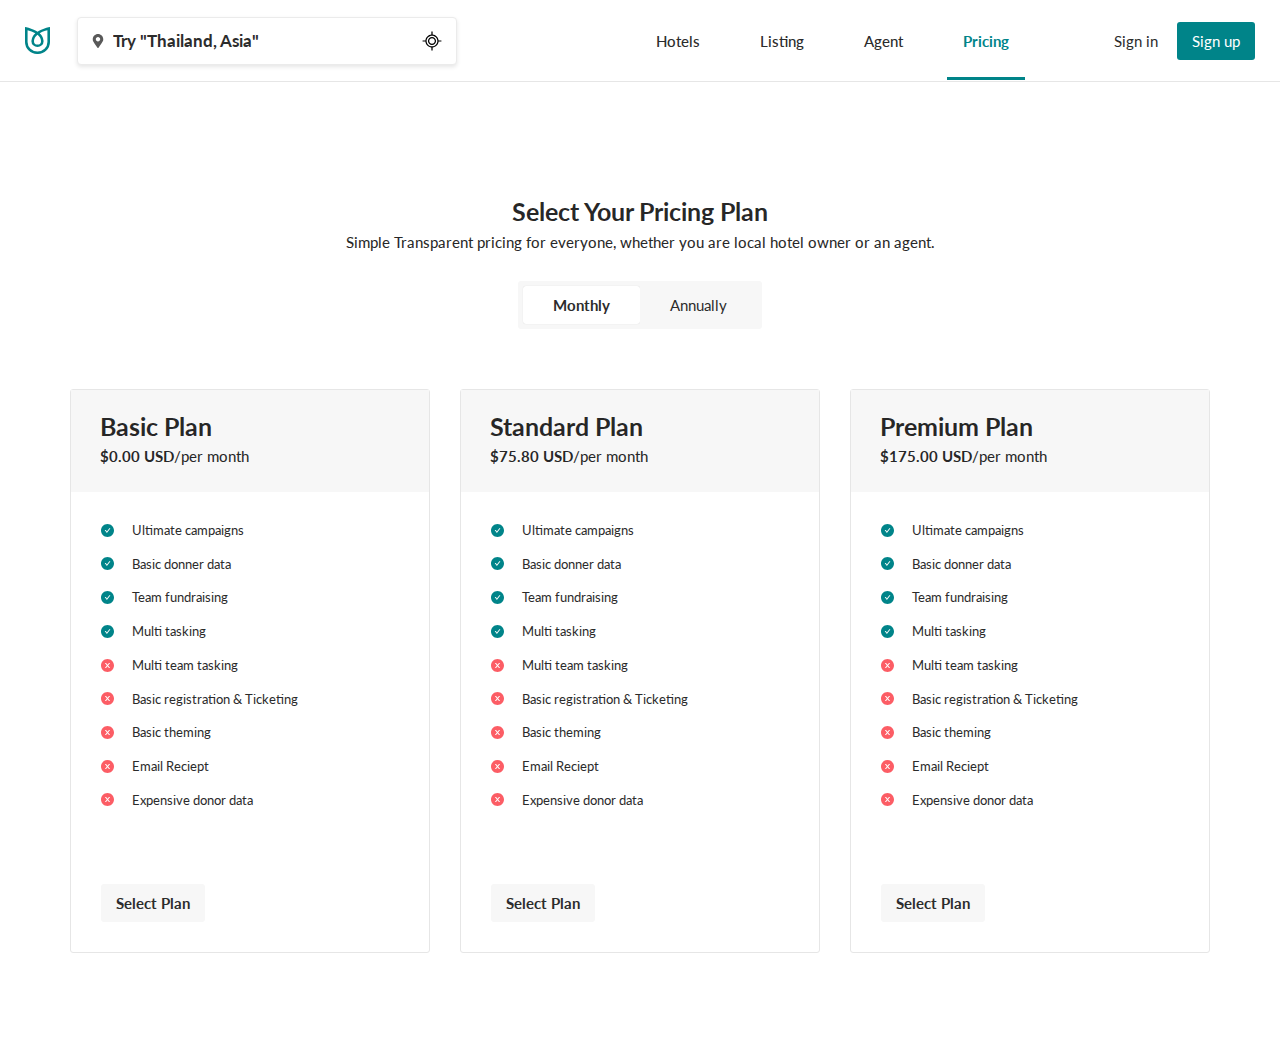
<file: pricing.html>
<!DOCTYPE html>
<html lang="en">
  <head>
    <meta charset="UTF-8" />
    <link rel="shortcut icon" href="static/media/titileIcon/favicon.ico" />
    <meta name="viewport" content="width=device-width, initial-scale=1.0" />
    <title>Pricing</title>
    <link
      href="https://fonts.googleapis.com/css?family=Lato&display=swap"
      rel="stylesheet"
    />
    <link rel="stylesheet" href="static/css/style.css" />
    <link rel="stylesheet" href="static/css/pricing.css" />
  </head>
  <body>
    <div class="layout">
      <!-- head section start -->
      <header class="header_section">
        <div class="sticky_outer_wrapper">
          <div class="sticky_inner_wrapper">
            <nav class="topnav">
              <div class="banner">
                <div class="logo">
                  <a href="index.html">
                    <img src="static/media/logo/logo.svg" alt="" />
                  </a>
                </div>
                <div class="search-bar">
                  <svg
                    stroke="currentColor"
                    fill="#595959"
                    stroke-width="0"
                    viewBox="0 0 384 512"
                    class="icon-left"
                    height="14"
                    width="14"
                    xmlns="http://www.w3.org/2000/svg"
                  >
                    <path
                      d="M172.268 501.67C26.97 291.031 0 269.413 0 192 0 85.961 85.961 0 192 0s192 85.961 192 192c0 77.413-26.97 99.031-172.268 309.67-9.535 13.774-29.93 13.773-39.464 0zM192 272c44.183 0 80-35.817 80-80s-35.817-80-80-80-80 35.817-80 80 35.817 80 80 80z"
                    ></path>
                  </svg>
                  <input type="text" placeholder='Try "Thailand, Asia"' />
                  <svg
                    xmlns="http://www.w3.org/2000/svg"
                    version="1.1"
                    x="0px"
                    y="0px"
                    width="30"
                    height="30"
                    viewBox="0 0 144.083 144"
                    enable-background="new 0 0 144.083 144"
                    class="icon-right"
                  >
                    <path
                      d="M117.292,69h-13.587C102.28,53.851,90.19,41.761,75.042,40.337V26.5h-6v13.837C53.893,41.761,41.802,53.851,40.378,69  H26.792v6h13.587c1.425,15.148,13.515,27.238,28.663,28.663V117.5h6v-13.837C90.19,102.238,102.28,90.148,103.705,75h13.587V69z   M72.042,97.809c-14.23,0-25.809-11.578-25.809-25.809c0-14.231,11.578-25.809,25.809-25.809S97.85,57.769,97.85,72  C97.85,86.23,86.272,97.809,72.042,97.809z"
                    ></path>
                    <path
                      d="M72.042,52.541c-10.729,0-19.459,8.729-19.459,19.459s8.729,19.459,19.459,19.459S91.5,82.729,91.5,72  S82.771,52.541,72.042,52.541z M72.042,85.459c-7.421,0-13.459-6.037-13.459-13.459c0-7.421,6.038-13.459,13.459-13.459  S85.5,64.579,85.5,72C85.5,79.422,79.462,85.459,72.042,85.459z"
                    ></path>
                  </svg>
                </div>
              </div>
              <div class="menu_bar">
                <div class="nav_menu">
                  <ul>
                    <li><a href="index.html">Hotels</a></li>
                    <li><a href="listing.html">Listing</a></li>
                    <li><a href="agent.html">Agent</a></li>
                    <li><a href="pricing.html" class="active">Pricing</a></li>
                  </ul>
                </div>
                <div class="menu_sign">
                  <ul>
                    <li><a href="#" class="default-btn">Sign in</a></li>
                    <li><a href="#" class="default-btn sign_up">Sign up</a></li>
                  </ul>
                </div>
              </div>
              <button class="sidenav_show_btn" id="sidenavShowButton">
                <span style="height: 2px;"></span>
                <span style="height: 2px;"></span>
                <span style="height: 2px;"></span>
              </button>
            </nav>
          </div>
        </div>
      </header>
      <!-- head section end -->

      <!-- main section -->
      <main class="layout_content">
        <div class="pricing_section">
          <div class="pricing_title">
            <h2>Select Your Pricing Plan</h2>
            <p>
              Simple Transparent pricing for everyone, whether you are local
              hotel owner or an agent.
            </p>
            <div class="title_btn">
              <button class="default-btn" id="monthly">Monthly</button>
              <button class="default-btn active" id="annually">Annually</button>
            </div>
          </div>
          <div class="pricing_container">
            <div class="pricing_card">
              <div class="head pricing_title">
                <h2>Basic Plan</h2>
                <p class="price"><strong></strong><span>/per month</span></p>
              </div>
              <ul class="item_list">
                <li>
                  <i class="icon">
                    <svg
                      viewBox="64 64 896 896"
                      class=""
                      data-icon="check-circle"
                      width="1em"
                      height="1em"
                      fill="currentColor"
                      aria-hidden="true"
                      focusable="false"
                    >
                      <path
                        d="M512 64C264.6 64 64 264.6 64 512s200.6 448 448 448 448-200.6 448-448S759.4 64 512 64zm193.5 301.7l-210.6 292a31.8 31.8 0 0 1-51.7 0L318.5 484.9c-3.8-5.3 0-12.7 6.5-12.7h46.9c10.2 0 19.9 4.9 25.9 13.3l71.2 98.8 157.2-218c6-8.3 15.6-13.3 25.9-13.3H699c6.5 0 10.3 7.4 6.5 12.7z"
                      ></path>
                    </svg>
                  </i>
                  <span>Ultimate campaigns</span>
                </li>
                <li>
                  <i class="icon">
                    <svg
                      viewBox="64 64 896 896"
                      class=""
                      data-icon="check-circle"
                      width="1em"
                      height="1em"
                      fill="currentColor"
                      aria-hidden="true"
                      focusable="false"
                    >
                      <path
                        d="M512 64C264.6 64 64 264.6 64 512s200.6 448 448 448 448-200.6 448-448S759.4 64 512 64zm193.5 301.7l-210.6 292a31.8 31.8 0 0 1-51.7 0L318.5 484.9c-3.8-5.3 0-12.7 6.5-12.7h46.9c10.2 0 19.9 4.9 25.9 13.3l71.2 98.8 157.2-218c6-8.3 15.6-13.3 25.9-13.3H699c6.5 0 10.3 7.4 6.5 12.7z"
                      ></path>
                    </svg>
                  </i>
                  <span>Basic donner data</span>
                </li>
                <li>
                  <i class="icon">
                    <svg
                      viewBox="64 64 896 896"
                      class=""
                      data-icon="check-circle"
                      width="1em"
                      height="1em"
                      fill="currentColor"
                      aria-hidden="true"
                      focusable="false"
                    >
                      <path
                        d="M512 64C264.6 64 64 264.6 64 512s200.6 448 448 448 448-200.6 448-448S759.4 64 512 64zm193.5 301.7l-210.6 292a31.8 31.8 0 0 1-51.7 0L318.5 484.9c-3.8-5.3 0-12.7 6.5-12.7h46.9c10.2 0 19.9 4.9 25.9 13.3l71.2 98.8 157.2-218c6-8.3 15.6-13.3 25.9-13.3H699c6.5 0 10.3 7.4 6.5 12.7z"
                      ></path>
                    </svg>
                  </i>
                  <span>Team fundraising</span>
                </li>
                <li>
                  <i class="icon">
                    <svg
                      viewBox="64 64 896 896"
                      class=""
                      data-icon="check-circle"
                      width="1em"
                      height="1em"
                      fill="currentColor"
                      aria-hidden="true"
                      focusable="false"
                    >
                      <path
                        d="M512 64C264.6 64 64 264.6 64 512s200.6 448 448 448 448-200.6 448-448S759.4 64 512 64zm193.5 301.7l-210.6 292a31.8 31.8 0 0 1-51.7 0L318.5 484.9c-3.8-5.3 0-12.7 6.5-12.7h46.9c10.2 0 19.9 4.9 25.9 13.3l71.2 98.8 157.2-218c6-8.3 15.6-13.3 25.9-13.3H699c6.5 0 10.3 7.4 6.5 12.7z"
                      ></path>
                    </svg>
                  </i>
                  <span>Multi tasking</span>
                </li>
                <li>
                  <i class="icon cross">
                    <svg
                      viewBox="64 64 896 896"
                      class=""
                      data-icon="close-circle"
                      width="1em"
                      height="1em"
                      fill="currentColor"
                      aria-hidden="true"
                      focusable="false"
                    >
                      <path
                        d="M512 64C264.6 64 64 264.6 64 512s200.6 448 448 448 448-200.6 448-448S759.4 64 512 64zm165.4 618.2l-66-.3L512 563.4l-99.3 118.4-66.1.3c-4.4 0-8-3.5-8-8 0-1.9.7-3.7 1.9-5.2l130.1-155L340.5 359a8.32 8.32 0 0 1-1.9-5.2c0-4.4 3.6-8 8-8l66.1.3L512 464.6l99.3-118.4 66-.3c4.4 0 8 3.5 8 8 0 1.9-.7 3.7-1.9 5.2L553.5 514l130 155c1.2 1.5 1.9 3.3 1.9 5.2 0 4.4-3.6 8-8 8z"
                      ></path>
                    </svg>
                  </i>
                  <span>Multi team tasking</span>
                </li>
                <li>
                  <i class="icon cross">
                    <svg
                      viewBox="64 64 896 896"
                      class=""
                      data-icon="close-circle"
                      width="1em"
                      height="1em"
                      fill="currentColor"
                      aria-hidden="true"
                      focusable="false"
                    >
                      <path
                        d="M512 64C264.6 64 64 264.6 64 512s200.6 448 448 448 448-200.6 448-448S759.4 64 512 64zm165.4 618.2l-66-.3L512 563.4l-99.3 118.4-66.1.3c-4.4 0-8-3.5-8-8 0-1.9.7-3.7 1.9-5.2l130.1-155L340.5 359a8.32 8.32 0 0 1-1.9-5.2c0-4.4 3.6-8 8-8l66.1.3L512 464.6l99.3-118.4 66-.3c4.4 0 8 3.5 8 8 0 1.9-.7 3.7-1.9 5.2L553.5 514l130 155c1.2 1.5 1.9 3.3 1.9 5.2 0 4.4-3.6 8-8 8z"
                      ></path>
                    </svg>
                  </i>
                  <span>Basic registration & Ticketing</span>
                </li>
                <li>
                  <i class="icon cross">
                    <svg
                      viewBox="64 64 896 896"
                      class=""
                      data-icon="close-circle"
                      width="1em"
                      height="1em"
                      fill="currentColor"
                      aria-hidden="true"
                      focusable="false"
                    >
                      <path
                        d="M512 64C264.6 64 64 264.6 64 512s200.6 448 448 448 448-200.6 448-448S759.4 64 512 64zm165.4 618.2l-66-.3L512 563.4l-99.3 118.4-66.1.3c-4.4 0-8-3.5-8-8 0-1.9.7-3.7 1.9-5.2l130.1-155L340.5 359a8.32 8.32 0 0 1-1.9-5.2c0-4.4 3.6-8 8-8l66.1.3L512 464.6l99.3-118.4 66-.3c4.4 0 8 3.5 8 8 0 1.9-.7 3.7-1.9 5.2L553.5 514l130 155c1.2 1.5 1.9 3.3 1.9 5.2 0 4.4-3.6 8-8 8z"
                      ></path>
                    </svg>
                  </i>
                  <span>Basic theming</span>
                </li>
                <li>
                  <i class="icon cross">
                    <svg
                      viewBox="64 64 896 896"
                      class=""
                      data-icon="close-circle"
                      width="1em"
                      height="1em"
                      fill="currentColor"
                      aria-hidden="true"
                      focusable="false"
                    >
                      <path
                        d="M512 64C264.6 64 64 264.6 64 512s200.6 448 448 448 448-200.6 448-448S759.4 64 512 64zm165.4 618.2l-66-.3L512 563.4l-99.3 118.4-66.1.3c-4.4 0-8-3.5-8-8 0-1.9.7-3.7 1.9-5.2l130.1-155L340.5 359a8.32 8.32 0 0 1-1.9-5.2c0-4.4 3.6-8 8-8l66.1.3L512 464.6l99.3-118.4 66-.3c4.4 0 8 3.5 8 8 0 1.9-.7 3.7-1.9 5.2L553.5 514l130 155c1.2 1.5 1.9 3.3 1.9 5.2 0 4.4-3.6 8-8 8z"
                      ></path>
                    </svg>
                  </i>
                  <span>Email Reciept</span>
                </li>
                <li>
                  <i class="icon cross">
                    <svg
                      viewBox="64 64 896 896"
                      class=""
                      data-icon="close-circle"
                      width="1em"
                      height="1em"
                      fill="currentColor"
                      aria-hidden="true"
                      focusable="false"
                    >
                      <path
                        d="M512 64C264.6 64 64 264.6 64 512s200.6 448 448 448 448-200.6 448-448S759.4 64 512 64zm165.4 618.2l-66-.3L512 563.4l-99.3 118.4-66.1.3c-4.4 0-8-3.5-8-8 0-1.9.7-3.7 1.9-5.2l130.1-155L340.5 359a8.32 8.32 0 0 1-1.9-5.2c0-4.4 3.6-8 8-8l66.1.3L512 464.6l99.3-118.4 66-.3c4.4 0 8 3.5 8 8 0 1.9-.7 3.7-1.9 5.2L553.5 514l130 155c1.2 1.5 1.9 3.3 1.9 5.2 0 4.4-3.6 8-8 8z"
                      ></path>
                    </svg>
                  </i>
                  <span>Expensive donor data</span>
                </li>
              </ul>
              <div class="select_btn">
                <button class="default-btn">Select Plan</button>
              </div>
            </div>
            <div class="pricing_card">
              <div class="head pricing_title">
                <h2>Standard Plan</h2>
                <p class="price"><strong></strong><span>/per month</span></p>
              </div>
              <ul class="item_list">
                <li>
                  <i class="icon">
                    <svg
                      viewBox="64 64 896 896"
                      class=""
                      data-icon="check-circle"
                      width="1em"
                      height="1em"
                      fill="currentColor"
                      aria-hidden="true"
                      focusable="false"
                    >
                      <path
                        d="M512 64C264.6 64 64 264.6 64 512s200.6 448 448 448 448-200.6 448-448S759.4 64 512 64zm193.5 301.7l-210.6 292a31.8 31.8 0 0 1-51.7 0L318.5 484.9c-3.8-5.3 0-12.7 6.5-12.7h46.9c10.2 0 19.9 4.9 25.9 13.3l71.2 98.8 157.2-218c6-8.3 15.6-13.3 25.9-13.3H699c6.5 0 10.3 7.4 6.5 12.7z"
                      ></path>
                    </svg>
                  </i>
                  <span>Ultimate campaigns</span>
                </li>
                <li>
                  <i class="icon">
                    <svg
                      viewBox="64 64 896 896"
                      class=""
                      data-icon="check-circle"
                      width="1em"
                      height="1em"
                      fill="currentColor"
                      aria-hidden="true"
                      focusable="false"
                    >
                      <path
                        d="M512 64C264.6 64 64 264.6 64 512s200.6 448 448 448 448-200.6 448-448S759.4 64 512 64zm193.5 301.7l-210.6 292a31.8 31.8 0 0 1-51.7 0L318.5 484.9c-3.8-5.3 0-12.7 6.5-12.7h46.9c10.2 0 19.9 4.9 25.9 13.3l71.2 98.8 157.2-218c6-8.3 15.6-13.3 25.9-13.3H699c6.5 0 10.3 7.4 6.5 12.7z"
                      ></path>
                    </svg>
                  </i>
                  <span>Basic donner data</span>
                </li>
                <li>
                  <i class="icon">
                    <svg
                      viewBox="64 64 896 896"
                      class=""
                      data-icon="check-circle"
                      width="1em"
                      height="1em"
                      fill="currentColor"
                      aria-hidden="true"
                      focusable="false"
                    >
                      <path
                        d="M512 64C264.6 64 64 264.6 64 512s200.6 448 448 448 448-200.6 448-448S759.4 64 512 64zm193.5 301.7l-210.6 292a31.8 31.8 0 0 1-51.7 0L318.5 484.9c-3.8-5.3 0-12.7 6.5-12.7h46.9c10.2 0 19.9 4.9 25.9 13.3l71.2 98.8 157.2-218c6-8.3 15.6-13.3 25.9-13.3H699c6.5 0 10.3 7.4 6.5 12.7z"
                      ></path>
                    </svg>
                  </i>
                  <span>Team fundraising</span>
                </li>
                <li>
                  <i class="icon">
                    <svg
                      viewBox="64 64 896 896"
                      class=""
                      data-icon="check-circle"
                      width="1em"
                      height="1em"
                      fill="currentColor"
                      aria-hidden="true"
                      focusable="false"
                    >
                      <path
                        d="M512 64C264.6 64 64 264.6 64 512s200.6 448 448 448 448-200.6 448-448S759.4 64 512 64zm193.5 301.7l-210.6 292a31.8 31.8 0 0 1-51.7 0L318.5 484.9c-3.8-5.3 0-12.7 6.5-12.7h46.9c10.2 0 19.9 4.9 25.9 13.3l71.2 98.8 157.2-218c6-8.3 15.6-13.3 25.9-13.3H699c6.5 0 10.3 7.4 6.5 12.7z"
                      ></path>
                    </svg>
                  </i>
                  <span>Multi tasking</span>
                </li>
                <li>
                  <i class="icon cross">
                    <svg
                      viewBox="64 64 896 896"
                      class=""
                      data-icon="close-circle"
                      width="1em"
                      height="1em"
                      fill="currentColor"
                      aria-hidden="true"
                      focusable="false"
                    >
                      <path
                        d="M512 64C264.6 64 64 264.6 64 512s200.6 448 448 448 448-200.6 448-448S759.4 64 512 64zm165.4 618.2l-66-.3L512 563.4l-99.3 118.4-66.1.3c-4.4 0-8-3.5-8-8 0-1.9.7-3.7 1.9-5.2l130.1-155L340.5 359a8.32 8.32 0 0 1-1.9-5.2c0-4.4 3.6-8 8-8l66.1.3L512 464.6l99.3-118.4 66-.3c4.4 0 8 3.5 8 8 0 1.9-.7 3.7-1.9 5.2L553.5 514l130 155c1.2 1.5 1.9 3.3 1.9 5.2 0 4.4-3.6 8-8 8z"
                      ></path>
                    </svg>
                  </i>
                  <span>Multi team tasking</span>
                </li>
                <li>
                  <i class="icon cross">
                    <svg
                      viewBox="64 64 896 896"
                      class=""
                      data-icon="close-circle"
                      width="1em"
                      height="1em"
                      fill="currentColor"
                      aria-hidden="true"
                      focusable="false"
                    >
                      <path
                        d="M512 64C264.6 64 64 264.6 64 512s200.6 448 448 448 448-200.6 448-448S759.4 64 512 64zm165.4 618.2l-66-.3L512 563.4l-99.3 118.4-66.1.3c-4.4 0-8-3.5-8-8 0-1.9.7-3.7 1.9-5.2l130.1-155L340.5 359a8.32 8.32 0 0 1-1.9-5.2c0-4.4 3.6-8 8-8l66.1.3L512 464.6l99.3-118.4 66-.3c4.4 0 8 3.5 8 8 0 1.9-.7 3.7-1.9 5.2L553.5 514l130 155c1.2 1.5 1.9 3.3 1.9 5.2 0 4.4-3.6 8-8 8z"
                      ></path>
                    </svg>
                  </i>
                  <span>Basic registration & Ticketing</span>
                </li>
                <li>
                  <i class="icon cross">
                    <svg
                      viewBox="64 64 896 896"
                      class=""
                      data-icon="close-circle"
                      width="1em"
                      height="1em"
                      fill="currentColor"
                      aria-hidden="true"
                      focusable="false"
                    >
                      <path
                        d="M512 64C264.6 64 64 264.6 64 512s200.6 448 448 448 448-200.6 448-448S759.4 64 512 64zm165.4 618.2l-66-.3L512 563.4l-99.3 118.4-66.1.3c-4.4 0-8-3.5-8-8 0-1.9.7-3.7 1.9-5.2l130.1-155L340.5 359a8.32 8.32 0 0 1-1.9-5.2c0-4.4 3.6-8 8-8l66.1.3L512 464.6l99.3-118.4 66-.3c4.4 0 8 3.5 8 8 0 1.9-.7 3.7-1.9 5.2L553.5 514l130 155c1.2 1.5 1.9 3.3 1.9 5.2 0 4.4-3.6 8-8 8z"
                      ></path>
                    </svg>
                  </i>
                  <span>Basic theming</span>
                </li>
                <li>
                  <i class="icon cross">
                    <svg
                      viewBox="64 64 896 896"
                      class=""
                      data-icon="close-circle"
                      width="1em"
                      height="1em"
                      fill="currentColor"
                      aria-hidden="true"
                      focusable="false"
                    >
                      <path
                        d="M512 64C264.6 64 64 264.6 64 512s200.6 448 448 448 448-200.6 448-448S759.4 64 512 64zm165.4 618.2l-66-.3L512 563.4l-99.3 118.4-66.1.3c-4.4 0-8-3.5-8-8 0-1.9.7-3.7 1.9-5.2l130.1-155L340.5 359a8.32 8.32 0 0 1-1.9-5.2c0-4.4 3.6-8 8-8l66.1.3L512 464.6l99.3-118.4 66-.3c4.4 0 8 3.5 8 8 0 1.9-.7 3.7-1.9 5.2L553.5 514l130 155c1.2 1.5 1.9 3.3 1.9 5.2 0 4.4-3.6 8-8 8z"
                      ></path>
                    </svg>
                  </i>
                  <span>Email Reciept</span>
                </li>
                <li>
                  <i class="icon cross">
                    <svg
                      viewBox="64 64 896 896"
                      class=""
                      data-icon="close-circle"
                      width="1em"
                      height="1em"
                      fill="currentColor"
                      aria-hidden="true"
                      focusable="false"
                    >
                      <path
                        d="M512 64C264.6 64 64 264.6 64 512s200.6 448 448 448 448-200.6 448-448S759.4 64 512 64zm165.4 618.2l-66-.3L512 563.4l-99.3 118.4-66.1.3c-4.4 0-8-3.5-8-8 0-1.9.7-3.7 1.9-5.2l130.1-155L340.5 359a8.32 8.32 0 0 1-1.9-5.2c0-4.4 3.6-8 8-8l66.1.3L512 464.6l99.3-118.4 66-.3c4.4 0 8 3.5 8 8 0 1.9-.7 3.7-1.9 5.2L553.5 514l130 155c1.2 1.5 1.9 3.3 1.9 5.2 0 4.4-3.6 8-8 8z"
                      ></path>
                    </svg>
                  </i>
                  <span>Expensive donor data</span>
                </li>
              </ul>
              <div class="select_btn">
                <button class="default-btn">Select Plan</button>
              </div>
            </div>
            <div class="pricing_card">
              <div class="head pricing_title">
                <h2>Premium Plan</h2>
                <p class="price"><strong></strong><span>/per month</span></p>
              </div>
              <ul class="item_list">
                <li>
                  <i class="icon">
                    <svg
                      viewBox="64 64 896 896"
                      class=""
                      data-icon="check-circle"
                      width="1em"
                      height="1em"
                      fill="currentColor"
                      aria-hidden="true"
                      focusable="false"
                    >
                      <path
                        d="M512 64C264.6 64 64 264.6 64 512s200.6 448 448 448 448-200.6 448-448S759.4 64 512 64zm193.5 301.7l-210.6 292a31.8 31.8 0 0 1-51.7 0L318.5 484.9c-3.8-5.3 0-12.7 6.5-12.7h46.9c10.2 0 19.9 4.9 25.9 13.3l71.2 98.8 157.2-218c6-8.3 15.6-13.3 25.9-13.3H699c6.5 0 10.3 7.4 6.5 12.7z"
                      ></path>
                    </svg>
                  </i>
                  <span>Ultimate campaigns</span>
                </li>
                <li>
                  <i class="icon">
                    <svg
                      viewBox="64 64 896 896"
                      class=""
                      data-icon="check-circle"
                      width="1em"
                      height="1em"
                      fill="currentColor"
                      aria-hidden="true"
                      focusable="false"
                    >
                      <path
                        d="M512 64C264.6 64 64 264.6 64 512s200.6 448 448 448 448-200.6 448-448S759.4 64 512 64zm193.5 301.7l-210.6 292a31.8 31.8 0 0 1-51.7 0L318.5 484.9c-3.8-5.3 0-12.7 6.5-12.7h46.9c10.2 0 19.9 4.9 25.9 13.3l71.2 98.8 157.2-218c6-8.3 15.6-13.3 25.9-13.3H699c6.5 0 10.3 7.4 6.5 12.7z"
                      ></path>
                    </svg>
                  </i>
                  <span>Basic donner data</span>
                </li>
                <li>
                  <i class="icon">
                    <svg
                      viewBox="64 64 896 896"
                      class=""
                      data-icon="check-circle"
                      width="1em"
                      height="1em"
                      fill="currentColor"
                      aria-hidden="true"
                      focusable="false"
                    >
                      <path
                        d="M512 64C264.6 64 64 264.6 64 512s200.6 448 448 448 448-200.6 448-448S759.4 64 512 64zm193.5 301.7l-210.6 292a31.8 31.8 0 0 1-51.7 0L318.5 484.9c-3.8-5.3 0-12.7 6.5-12.7h46.9c10.2 0 19.9 4.9 25.9 13.3l71.2 98.8 157.2-218c6-8.3 15.6-13.3 25.9-13.3H699c6.5 0 10.3 7.4 6.5 12.7z"
                      ></path>
                    </svg>
                  </i>
                  <span>Team fundraising</span>
                </li>
                <li>
                  <i class="icon">
                    <svg
                      viewBox="64 64 896 896"
                      class=""
                      data-icon="check-circle"
                      width="1em"
                      height="1em"
                      fill="currentColor"
                      aria-hidden="true"
                      focusable="false"
                    >
                      <path
                        d="M512 64C264.6 64 64 264.6 64 512s200.6 448 448 448 448-200.6 448-448S759.4 64 512 64zm193.5 301.7l-210.6 292a31.8 31.8 0 0 1-51.7 0L318.5 484.9c-3.8-5.3 0-12.7 6.5-12.7h46.9c10.2 0 19.9 4.9 25.9 13.3l71.2 98.8 157.2-218c6-8.3 15.6-13.3 25.9-13.3H699c6.5 0 10.3 7.4 6.5 12.7z"
                      ></path>
                    </svg>
                  </i>
                  <span>Multi tasking</span>
                </li>
                <li>
                  <i class="icon cross">
                    <svg
                      viewBox="64 64 896 896"
                      class=""
                      data-icon="close-circle"
                      width="1em"
                      height="1em"
                      fill="currentColor"
                      aria-hidden="true"
                      focusable="false"
                    >
                      <path
                        d="M512 64C264.6 64 64 264.6 64 512s200.6 448 448 448 448-200.6 448-448S759.4 64 512 64zm165.4 618.2l-66-.3L512 563.4l-99.3 118.4-66.1.3c-4.4 0-8-3.5-8-8 0-1.9.7-3.7 1.9-5.2l130.1-155L340.5 359a8.32 8.32 0 0 1-1.9-5.2c0-4.4 3.6-8 8-8l66.1.3L512 464.6l99.3-118.4 66-.3c4.4 0 8 3.5 8 8 0 1.9-.7 3.7-1.9 5.2L553.5 514l130 155c1.2 1.5 1.9 3.3 1.9 5.2 0 4.4-3.6 8-8 8z"
                      ></path>
                    </svg>
                  </i>
                  <span>Multi team tasking</span>
                </li>
                <li>
                  <i class="icon cross">
                    <svg
                      viewBox="64 64 896 896"
                      class=""
                      data-icon="close-circle"
                      width="1em"
                      height="1em"
                      fill="currentColor"
                      aria-hidden="true"
                      focusable="false"
                    >
                      <path
                        d="M512 64C264.6 64 64 264.6 64 512s200.6 448 448 448 448-200.6 448-448S759.4 64 512 64zm165.4 618.2l-66-.3L512 563.4l-99.3 118.4-66.1.3c-4.4 0-8-3.5-8-8 0-1.9.7-3.7 1.9-5.2l130.1-155L340.5 359a8.32 8.32 0 0 1-1.9-5.2c0-4.4 3.6-8 8-8l66.1.3L512 464.6l99.3-118.4 66-.3c4.4 0 8 3.5 8 8 0 1.9-.7 3.7-1.9 5.2L553.5 514l130 155c1.2 1.5 1.9 3.3 1.9 5.2 0 4.4-3.6 8-8 8z"
                      ></path>
                    </svg>
                  </i>
                  <span>Basic registration & Ticketing</span>
                </li>
                <li>
                  <i class="icon cross">
                    <svg
                      viewBox="64 64 896 896"
                      class=""
                      data-icon="close-circle"
                      width="1em"
                      height="1em"
                      fill="currentColor"
                      aria-hidden="true"
                      focusable="false"
                    >
                      <path
                        d="M512 64C264.6 64 64 264.6 64 512s200.6 448 448 448 448-200.6 448-448S759.4 64 512 64zm165.4 618.2l-66-.3L512 563.4l-99.3 118.4-66.1.3c-4.4 0-8-3.5-8-8 0-1.9.7-3.7 1.9-5.2l130.1-155L340.5 359a8.32 8.32 0 0 1-1.9-5.2c0-4.4 3.6-8 8-8l66.1.3L512 464.6l99.3-118.4 66-.3c4.4 0 8 3.5 8 8 0 1.9-.7 3.7-1.9 5.2L553.5 514l130 155c1.2 1.5 1.9 3.3 1.9 5.2 0 4.4-3.6 8-8 8z"
                      ></path>
                    </svg>
                  </i>
                  <span>Basic theming</span>
                </li>
                <li>
                  <i class="icon cross">
                    <svg
                      viewBox="64 64 896 896"
                      class=""
                      data-icon="close-circle"
                      width="1em"
                      height="1em"
                      fill="currentColor"
                      aria-hidden="true"
                      focusable="false"
                    >
                      <path
                        d="M512 64C264.6 64 64 264.6 64 512s200.6 448 448 448 448-200.6 448-448S759.4 64 512 64zm165.4 618.2l-66-.3L512 563.4l-99.3 118.4-66.1.3c-4.4 0-8-3.5-8-8 0-1.9.7-3.7 1.9-5.2l130.1-155L340.5 359a8.32 8.32 0 0 1-1.9-5.2c0-4.4 3.6-8 8-8l66.1.3L512 464.6l99.3-118.4 66-.3c4.4 0 8 3.5 8 8 0 1.9-.7 3.7-1.9 5.2L553.5 514l130 155c1.2 1.5 1.9 3.3 1.9 5.2 0 4.4-3.6 8-8 8z"
                      ></path>
                    </svg>
                  </i>
                  <span>Email Reciept</span>
                </li>
                <li>
                  <i class="icon cross">
                    <svg
                      viewBox="64 64 896 896"
                      class=""
                      data-icon="close-circle"
                      width="1em"
                      height="1em"
                      fill="currentColor"
                      aria-hidden="true"
                      focusable="false"
                    >
                      <path
                        d="M512 64C264.6 64 64 264.6 64 512s200.6 448 448 448 448-200.6 448-448S759.4 64 512 64zm165.4 618.2l-66-.3L512 563.4l-99.3 118.4-66.1.3c-4.4 0-8-3.5-8-8 0-1.9.7-3.7 1.9-5.2l130.1-155L340.5 359a8.32 8.32 0 0 1-1.9-5.2c0-4.4 3.6-8 8-8l66.1.3L512 464.6l99.3-118.4 66-.3c4.4 0 8 3.5 8 8 0 1.9-.7 3.7-1.9 5.2L553.5 514l130 155c1.2 1.5 1.9 3.3 1.9 5.2 0 4.4-3.6 8-8 8z"
                      ></path>
                    </svg>
                  </i>
                  <span>Expensive donor data</span>
                </li>
              </ul>
              <div class="select_btn">
                <button class="default-btn">Select Plan</button>
              </div>
            </div>
          </div>
        </div>
      </main>
      <div style="height: 33px;"></div>
    </div>

    <!-- js -->
    <script type="module" src="static/js/pricing.js"></script>
    <!-- sidenav start -->
    <div class="mobile_header">
      <div class="overlay"></div>
      <div class="sidenav" id="sideNav">
        <div class="header">
          <button class="closebtn" id="slidenavCloseButton">
            <svg
              stroke="currentColor"
              fill="currentColor"
              stroke-width="0"
              viewBox="0 0 512 512"
              height="1em"
              width="1em"
              xmlns="http://www.w3.org/2000/svg"
            >
              <path
                d="M278.6 256l68.2-68.2c6.2-6.2 6.2-16.4 0-22.6-6.2-6.2-16.4-6.2-22.6 0L256 233.4l-68.2-68.2c-6.2-6.2-16.4-6.2-22.6 0-3.1 3.1-4.7 7.2-4.7 11.3 0 4.1 1.6 8.2 4.7 11.3l68.2 68.2-68.2 68.2c-3.1 3.1-4.7 7.2-4.7 11.3 0 4.1 1.6 8.2 4.7 11.3 6.2 6.2 16.4 6.2 22.6 0l68.2-68.2 68.2 68.2c6.2 6.2 16.4 6.2 22.6 0 6.2-6.2 6.2-16.4 0-22.6L278.6 256z"
              ></path>
            </svg>
          </button>
        </div>
        <ul class="sign-menu">
          <li><a href="#" class="default-btn">Sign in</a></li>
          <li>
            <a href="#" class="default-btn signup">Sign up</a>
          </li>
        </ul>
        <ul class="main-menu">
          <li><a href="index.html">Hotels</a></li>
          <li><a href="listing.html">Listing</a></li>
          <li><a href="pricing.html" class="active">Pricing</a></li>
        </ul>
      </div>
    </div>
    <!-- sidenav end -->
  </body>
</html>
</file>
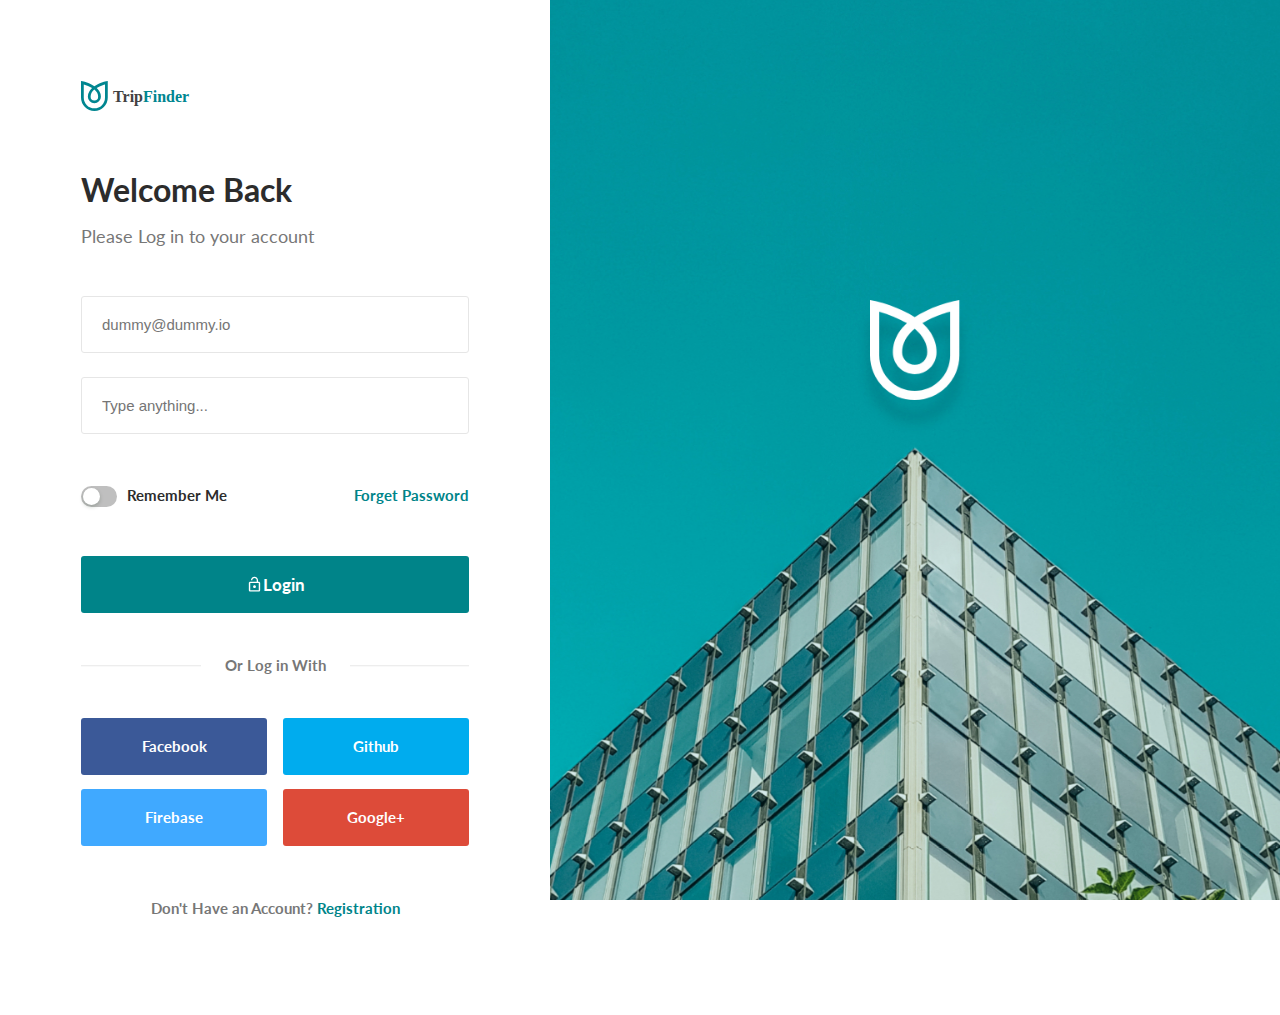
<file: sign_in.html>
<!DOCTYPE html>
<html lang="en">
  <head>
    <meta charset="UTF-8" />
    <link rel="shortcut icon" href="static/media/titileIcon/favicon.ico" />
    <meta name="viewport" content="width=device-width, initial-scale=1.0" />
    <title>Sign in</title>
    <link
      href="https://fonts.googleapis.com/css?family=Lato&display=swap"
      rel="stylesheet"
    />
    <link rel="stylesheet" href="static/css/sign_in.css" />
  </head>
  <body>
    <section class="layout">
      <main class="layout_content">
        <div class="sign_section">
          <div class="form_container">
            <div class="banner">
              <a href="index.html" class="logo">
                <img
                  src="static/media/sign/logo-with-text.8e4afa84.svg"
                  alt="logo"
                />
              </a>
            </div>
            <h2 class="title_h2">Welcome Back</h2>
            <p class="title_para">Please Log in to your account</p>
            <div class="input_field">
              <form>
                <div class="email_field">
                  <input type="email" placeholder="dummy@dummy.io" />
                </div>
                <div class="text_field">
                  <input type="text" placeholder="Type anything..." />
                </div>
                <div class="forget_remember">
                  <div class="remember_container">
                    <span class="switch_container">
                      <button type="button" class="switch" id="rememberbtn"></button>
                    </span>
                    <span class="remember">Remember Me</span>
                  </div>
                  <a href="#" class="forget_pass">Forget Password</a>
                </div>
                <button class="default-btn login_btn">
                  <svg
                    stroke="currentColor"
                    fill="currentColor"
                    stroke-width="0"
                    viewBox="0 0 24 24"
                    height="1em"
                    width="1em"
                    xmlns="http://www.w3.org/2000/svg"
                  >
                    <path
                      d="M12 17c1.1 0 2-.9 2-2s-.9-2-2-2-2 .9-2 2 .9 2 2 2zm6-9h-1V6c0-2.76-2.24-5-5-5S7 3.24 7 6h1.9c0-1.71 1.39-3.1 3.1-3.1 1.71 0 3.1 1.39 3.1 3.1v2H6c-1.1 0-2 .9-2 2v10c0 1.1.9 2 2 2h12c1.1 0 2-.9 2-2V10c0-1.1-.9-2-2-2zm0 12H6V10h12v10z"
                    ></path>
                  </svg>
                  <span>Login</span>
                </button>
              </form>
            </div>
            <div class="or_login_with">
              <span class="or_login_text">Or Log in With</span>
            </div>
            <div class="social_row">
              <div class="social_column">
                <button class="default-btn facebook">Facebook</button>
              </div>
              <div class="social_column">
                <button class="default-btn github">Github</button>
              </div>
            </div>
            <div class="social_row second_row">
              <div class="social_column">
                <button class="default-btn firebase">Firebase</button>
              </div>
              <div class="social_column">
                <button class="default-btn google_plus">Google+</button>
              </div>
            </div>
            <p class="registration">
              Don't Have an Account?
              <a href="#">Registration</a>
            </p>
          </div>
          <div class="full_height_bg"></div>
        </div>
      </main>
    </section>

    <!-- js file -->
    <script src="static/js/sign_in.js"></script>
  </body>
</html>
</file>
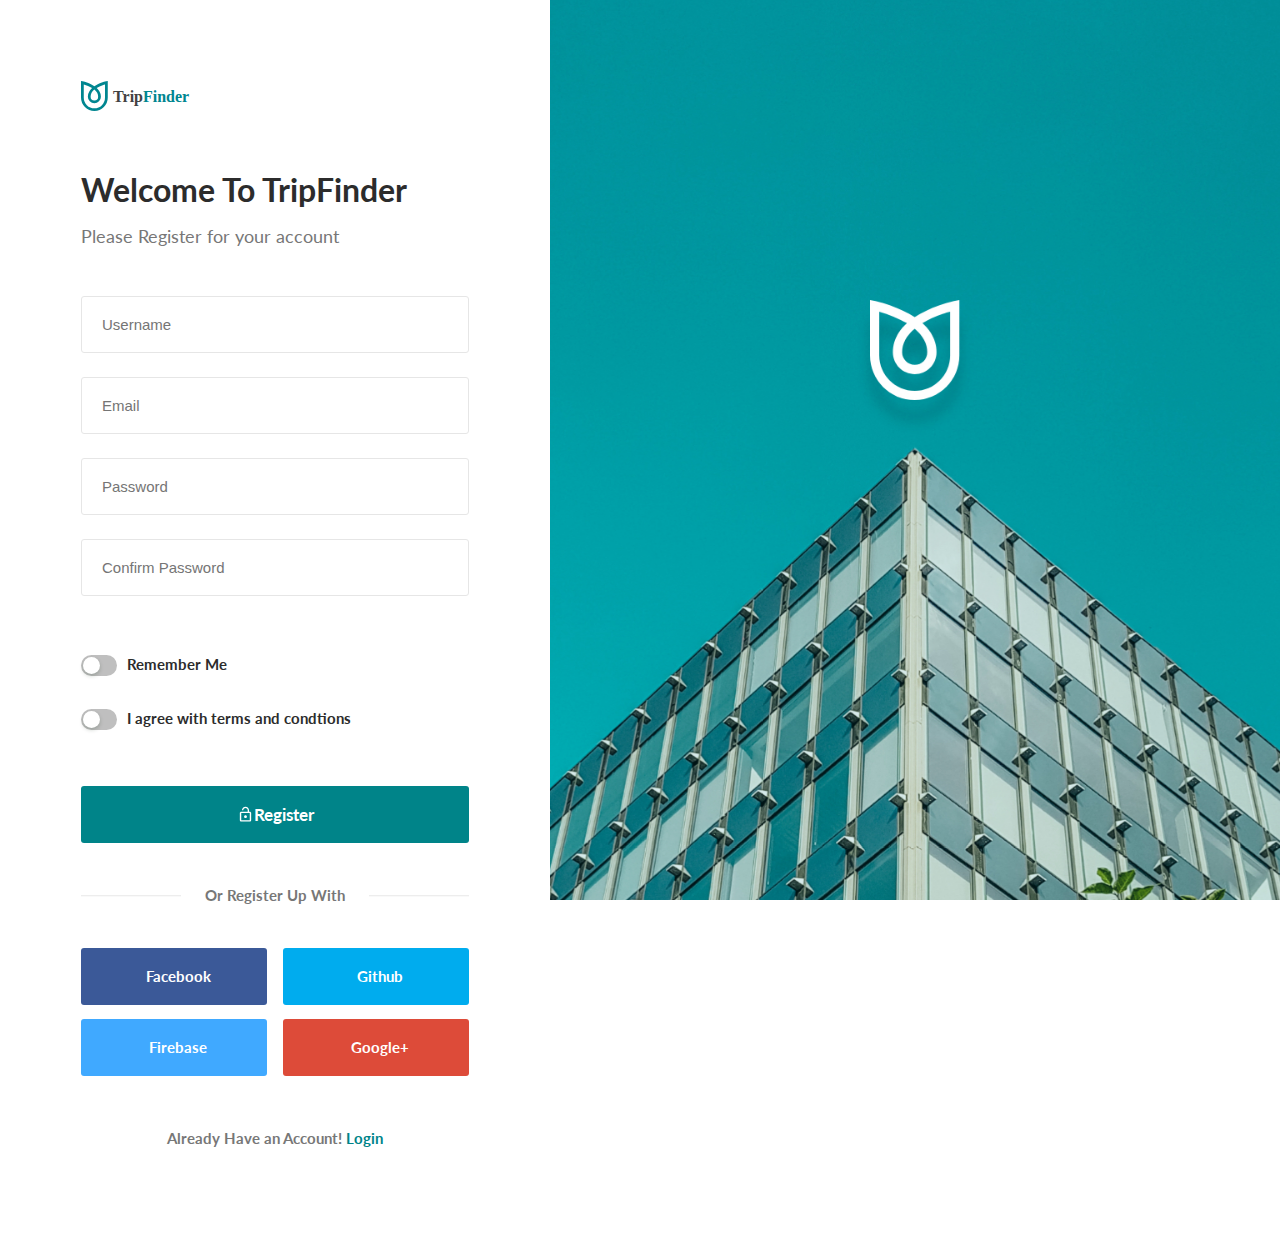
<file: sign_up.html>
<!DOCTYPE html>
<html lang="en">
  <head>
    <meta charset="UTF-8" />
    <link rel="shortcut icon" href="static/media/titileIcon/favicon.ico" />
    <meta name="viewport" content="width=device-width, initial-scale=1.0" />
    <title>Sign up</title>
    <link
      href="https://fonts.googleapis.com/css?family=Lato&display=swap"
      rel="stylesheet"
    />
    <link rel="stylesheet" href="static/css/sign_in.css" />
  </head>

  <body>
    <section class="layout">
      <main class="layout_content">
        <div class="sign_section">
          <div class="form_container">
            <div class="banner">
              <a href="index.html" class="logo">
                <img
                  src="static/media/sign/logo-with-text.8e4afa84.svg"
                  alt="logo"
                />
              </a>
            </div>
            <h2 class="title_h2">Welcome To TripFinder</h2>
            <p class="title_para">Please Register for your account</p>
            <div class="input_field">
              <form>
                <div class="email_field">
                  <input type="text" placeholder="Username" required />
                </div>
                <div class="email_field">
                  <input type="email" placeholder="Email" required />
                </div>
                <div class="email_field">
                  <input type="password" placeholder="Password" required />
                </div>
                <div class="text_field">
                  <input
                    type="password"
                    placeholder="Confirm Password"
                    required
                  />
                </div>
                <div class="forget_remember">
                  <div class="remember_container sign_up">
                    <span class="switch_container">
                      <button type="button" class="switch rememberbtn"></button>
                    </span>
                    <span class="remember">Remember Me</span>
                  </div>
                  <div class="remember_container sign_up">
                    <span class="switch_container">
                      <button type="button" class="switch rememberbtn"></button>
                    </span>
                    <span class="remember"
                      >I agree with terms and condtions</span
                    >
                  </div>
                </div>
                <button class="default-btn login_btn">
                  <svg
                    stroke="currentColor"
                    fill="currentColor"
                    stroke-width="0"
                    viewBox="0 0 24 24"
                    height="1em"
                    width="1em"
                    xmlns="http://www.w3.org/2000/svg"
                  >
                    <path
                      d="M12 17c1.1 0 2-.9 2-2s-.9-2-2-2-2 .9-2 2 .9 2 2 2zm6-9h-1V6c0-2.76-2.24-5-5-5S7 3.24 7 6h1.9c0-1.71 1.39-3.1 3.1-3.1 1.71 0 3.1 1.39 3.1 3.1v2H6c-1.1 0-2 .9-2 2v10c0 1.1.9 2 2 2h12c1.1 0 2-.9 2-2V10c0-1.1-.9-2-2-2zm0 12H6V10h12v10z"
                    ></path>
                  </svg>
                  <span>Register</span>
                </button>
              </form>
            </div>
            <div class="or_login_with">
              <span class="or_login_text">Or Register Up With</span>
            </div>
            <div class="social_row">
              <div class="social_column">
                <button class="default-btn social_btn facebook">
                  <i class="loading_circle">
                    <svg
                      viewBox="0 0 1024 1024"
                      class="anticon-spin"
                      data-icon="loading"
                      width="1em"
                      height="1em"
                      fill="currentColor"
                      aria-hidden="true"
                      focusable="false"
                    >
                      <path
                        d="M988 548c-19.9 0-36-16.1-36-36 0-59.4-11.6-117-34.6-171.3a440.45 440.45 0 0 0-94.3-139.9 437.71 437.71 0 0 0-139.9-94.3C629 83.6 571.4 72 512 72c-19.9 0-36-16.1-36-36s16.1-36 36-36c69.1 0 136.2 13.5 199.3 40.3C772.3 66 827 103 874 150c47 47 83.9 101.8 109.7 162.7 26.7 63.1 40.2 130.2 40.2 199.3.1 19.9-16 36-35.9 36z"
                      ></path>
                    </svg>
                  </i>
                  <span>Facebook</span>
                </button>
              </div>
              <div class="social_column">
                <button class="default-btn social_btn github">
                  <i class="loading_circle">
                    <svg
                      viewBox="0 0 1024 1024"
                      class="anticon-spin"
                      data-icon="loading"
                      width="1em"
                      height="1em"
                      fill="currentColor"
                      aria-hidden="true"
                      focusable="false"
                    >
                      <path
                        d="M988 548c-19.9 0-36-16.1-36-36 0-59.4-11.6-117-34.6-171.3a440.45 440.45 0 0 0-94.3-139.9 437.71 437.71 0 0 0-139.9-94.3C629 83.6 571.4 72 512 72c-19.9 0-36-16.1-36-36s16.1-36 36-36c69.1 0 136.2 13.5 199.3 40.3C772.3 66 827 103 874 150c47 47 83.9 101.8 109.7 162.7 26.7 63.1 40.2 130.2 40.2 199.3.1 19.9-16 36-35.9 36z"
                      ></path>
                    </svg>
                  </i>
                  <span>Github</span>
                </button>
              </div>
            </div>
            <div class="social_row second_row">
              <div class="social_column">
                <button class="default-btn social_btn firebase">
                  <i class="loading_circle">
                    <svg
                      viewBox="0 0 1024 1024"
                      class="anticon-spin"
                      data-icon="loading"
                      width="1em"
                      height="1em"
                      fill="currentColor"
                      aria-hidden="true"
                      focusable="false"
                    >
                      <path
                        d="M988 548c-19.9 0-36-16.1-36-36 0-59.4-11.6-117-34.6-171.3a440.45 440.45 0 0 0-94.3-139.9 437.71 437.71 0 0 0-139.9-94.3C629 83.6 571.4 72 512 72c-19.9 0-36-16.1-36-36s16.1-36 36-36c69.1 0 136.2 13.5 199.3 40.3C772.3 66 827 103 874 150c47 47 83.9 101.8 109.7 162.7 26.7 63.1 40.2 130.2 40.2 199.3.1 19.9-16 36-35.9 36z"
                      ></path>
                    </svg>
                  </i>
                  <span>Firebase</span>
                </button>
              </div>
              <div class="social_column">
                <button class="default-btn social_btn google_plus">
                  <i class="loading_circle">
                    <svg
                      viewBox="0 0 1024 1024"
                      class="anticon-spin"
                      data-icon="loading"
                      width="1em"
                      height="1em"
                      fill="currentColor"
                      aria-hidden="true"
                      focusable="false"
                    >
                      <path
                        d="M988 548c-19.9 0-36-16.1-36-36 0-59.4-11.6-117-34.6-171.3a440.45 440.45 0 0 0-94.3-139.9 437.71 437.71 0 0 0-139.9-94.3C629 83.6 571.4 72 512 72c-19.9 0-36-16.1-36-36s16.1-36 36-36c69.1 0 136.2 13.5 199.3 40.3C772.3 66 827 103 874 150c47 47 83.9 101.8 109.7 162.7 26.7 63.1 40.2 130.2 40.2 199.3.1 19.9-16 36-35.9 36z"
                      ></path>
                    </svg>
                  </i>
                  <span>Google+</span>
                </button>
              </div>
            </div>
            <p class="registration">
              Already Have an Account!
              <a href="sign_in.html">Login</a>
            </p>
          </div>
          <div class="full_height_bg"></div>
        </div>
      </main>
    </section>

    <!-- js file -->
    <script src="static/js/sign_in.js"></script>
  </body>
</html>
</file>
<file: static/css/calendar.css>
.datepicker {
  width: 318px;
  border-radius: 3px;
  border: none;
  box-shadow: 0 2px 6px rgba(0, 0, 0, 0.05), 0 0 0 1px rgba(0, 0, 0, 0.07);
  border-radius: 3px;
  padding: 20px;
  margin-top: 10px;
}
.datepicker::before {
  content: "";
  display: inline-block;
  border-left: 9px solid transparent;
  border-right: 9px solid transparent;
  border-bottom: 9px solid #ccc;
  border-bottom-color: rgba(0, 0, 0, 0.2);
  position: absolute;
  top: -9px;
  left: 22px;
}
.datepicker::after {
  content: "";
  display: inline-block;
  border-left: 8px solid transparent;
  border-right: 8px solid transparent;
  border-bottom: 8px solid #ffffff;
  position: absolute;
  top: -8px;
  left: 23px;
}
.datepicker > div {
  display: none;
}
.datepicker .table-condensed {
  width: 100%;
  text-align: center;
  border-collapse: collapse;
}
.datepicker thead span {
}
.datepicker .prev,
.datepicker .next {
}
.datepicker .next {
  /* float: right; */
}
.datepicker thead span {
  border-radius: 3px;
  border: 1px solid #e4e7e7;
  display: block;
  line-height: 0px;
  pointer-events: none;
  padding: 5px 0;
}
.datepicker thead svg {
  width: 19px;
  height: 19px;
  fill: #82888a;
  pointer-events: none;
}
.datepicker thead .switch {
  color: var(--main-txt);
  font-size: 16px;
}
.datepicker thead .dow {
  color: var(--main-txt);
  font-weight: 400;
  font-size: 13px;
}
.datepicker tbody td {
  border: 1px solid #e4e7e7;
  width: 27px;
  height: 38px;
  font-size: 14px;
  transition: 0.3s all;
}
.datepicker td.day.disabled {
  color: #cacccd;
}
.datepicker tbody td:hover:not(.disabled) {
  background: #eee;
  cursor: pointer;
}
</file>
<file: static/css/style.css>
/* variable */
:root {
  --main-bg: #008489;
  --main-txt: #2c2c2c;
  --hover-main-bg: #e6e6e6;
  --secondary-txt: #909090;
  --white: #ffffff;
}
/* defult style */
*,
*:after,
*:before {
  -webkit-box-sizing: border-box;
  box-sizing: border-box;
}
::before,
::after {
  box-sizing: inherit;
}
::selection {
  color: var(--white);
  background: var(--main-bg);
}
html,
body {
  width: 100%;
  height: 100%;
}
body {
  margin: 0;
  color: rgba(0, 0, 0, 0.65);
  font-size: 14px;
  font-family: -apple-system, BlinkMacSystemFont, Segoe UI, PingFang SC,
    Hiragino Sans GB, Microsoft YaHei, Helvetica Neue, Helvetica, Arial,
    sans-serif, Apple Color Emoji, Segoe UI Emoji, Segoe UI Symbol;
  font-variant: tabular-nums;
  line-height: 1.5;
  background-color: var(--white);
  -webkit-font-feature-settings: "tnum";
  font-feature-settings: "tnum", "tnum";
}
body {
  overflow-x: hidden;
  font-family: "Lato", sans-serif;
  -webkit-tap-highlight-color: transparent;
  margin: 0px;
  padding: 0px;
}

html,
html a,
h1,
h2,
h3,
h4,
h5,
h6,
a,
p,
li,
dl,
th,
dt,
input,
textarea,
span,
div {
  font-family: Lato, sans-serif;
  -webkit-font-smoothing: antialiased;
  text-shadow: rgba(0, 0, 0, 0.004) 1px 1px 1px;
  -webkit-tap-highlight-color: transparent;
}
h1,
h2,
h3,
h4,
h5,
h6,
p {
  margin-top: 0;
  margin-bottom: 0.5em;
  color: rgba(0, 0, 0, 0.85);
  font-weight: 500;
}
img {
  max-width: 100%;
  height: auto;
}
img {
  vertical-align: middle;
  border-style: none;
}
/* ul */
ul {
  padding: 0;
  margin: 0;
  list-style-type: none;
}
button {
  display: inline-flex;
  justify-content: center;
  outline: none;
  background: inherit;
  border: none;
  padding: 0;
}
button:focus {
  outline: none;
  border: none;
}
/* default btn style */
.default-btn {
  display: inline-flex;
  border: none;
  font-size: 15px;
  font-family: "Lato", sans-serif;
  padding: 0 15px;
  color: var(--main-txt);
  align-items: center;
  border-radius: 3px;
  line-height: 38px;
  outline: none;
  cursor: pointer;
  transition: all 0.3s;
}
/* a */
a {
  text-decoration: none;
}
a:hover {
  text-decoration: none;
}

.layout,
.layout * {
  -webkit-box-sizing: border-box;
  box-sizing: border-box;
}
/* body > .layout {
  height: 100vh;
  background-color: var(--white);
  overflow: hidden;
} */
/* header section start */
.header_section {
  width: 100%;
}
/* sidenav style */
.sidenav {
  position: fixed;
  top: 0;
  right: -285px;
  width: 285px;
  background: var(--white);
  z-index: 101;
  height: 100%;
  box-shadow: -2px 0 8px rgba(0, 0, 0, 0.15);
  transition: 0.3s;
}
.sidenav .header {
  padding: 20px 15px 12px;
  display: flex;
  justify-content: flex-end;
}
.sidenav .closebtn {
  color: var(--secondary-txt);
}
.sidenav .closebtn svg {
  width: 38px;
  height: 38px;
}
.sidenav .sign-menu {
  margin-bottom: 30px;
  padding: 25px 20px;
  background: #f7f7f7;
  overflow: hidden;
  display: flex;
}
.sidenav .sign-menu a {
  font-weight: bold;
  color: var(--main-txt);
}
.sidenav .sign-menu a.signup {
  background-color: var(--main-bg);
  color: var(--white);
}
.sidenav .sign-menu a.signup:hover {
  opacity: 0.9;
}
.sidenav .main-menu {
  padding-top: 30px;
}
.sidenav .main-menu li {
  height: 40px;
  line-height: 40px;
  margin-top: 4px;
  margin-bottom: 9px;
}
.sidenav .main-menu li a {
  color: var(--main-txt);
  display: block;
  padding: 0 31px;
  border-left: 4px solid transparent;
}
.sidenav .main-menu li a.active {
  border-color: var(--main-bg);
  font-weight: 700;
  color: var(--main-bg);
}
.sidenav .main-menu li a:hover:not(.active) {
  color: var(--main-bg);
}
/* sidenav background */
.mobile_header {
  position: relative;
  z-index: 101;
}
.mobile_header.active .overlay {
  width: 100%;
  height: 100%;
  opacity: 0.3;
  position: fixed;
  left: 0;
  top: 0;
  background-color: rgba(0, 0, 0, 0.65);
  overflow: hidden;
}
/* sidenav end */

/* topnav style */
.sticky_inner_wrapper {
  position: relative;
  z-index: 100;
  transform: translate3d(0px, 0px, 0px);
}
.topnav {
  position: fixed;
  width: 100%;
  min-height: 82px;
  display: flex;
  align-items: center;
  justify-content: space-between;
  -webkit-box-pack: justify;
  background: transparent;
  padding: 0 25px;
  transition: all 0.3s ease-out 0s;
}
.topnav .sidenav_show_btn {
  display: none;
  position: absolute;
  top: 30px;
  right: 20px;
  border: none;
  background: none;
  outline: none;
  z-index: 1;
  cursor: pointer;
}
.topnav .sidenav_show_btn span {
  margin: 4px 0;
  display: block;
  width: 20px;
  background: var(--white);
  transition: 0.3s;
}
.topnav .sidenav_show_btn:hover span {
  width: 23px;
}
.topnav .banner {
  display: flex;
  align-items: center;
  -webkit-box-align: center;
}
.topnav .banner a {
  margin-right: 27px;
}
.topnav .banner .search-bar {
  position: relative;
  display: flex;
  align-items: center;
}
.topnav .search-bar svg {
  position: absolute;
  top: auto;
  z-index: 1;
  left: 14px;
}
.topnav .search-bar .icon-right {
  right: 10px;
  left: auto;
}
.topnav .search-bar input {
  min-width: 380px;
  height: 48px;
  padding: 0 30px 0 35px;
  color: rgb(44, 44, 44);
  box-shadow: rgba(0, 0, 0, 0.1) 0px 2px 4px;
  border: 1px solid rgb(235, 235, 235);
  overflow: hidden;
  transition: all 0.3s ease 0s;
  font-size: 17px;
  font-weight: 700;
  border-radius: 4px;
  line-height: 48px;
}
.topnav .banner .search-bar input::placeholder {
  color: var(--main-txt);
}
.topnav .search-bar input:hover,
.topnav .search-bar input:focus {
  box-shadow: rgba(0, 0, 0, 0.1) 0px 2px 4px,
    rgba(26, 26, 29, 0.08) 0px 4px 12px;
  border-color: rgb(235, 235, 235);
  outline: none;
}
.topnav .menu_bar {
  display: flex;
  align-items: center;
}
.topnav .menu_bar .nav_menu ul {
  display: flex;
}
.topnav .menu_bar .nav_menu li {
  margin: 0 14px;
}
.topnav .menu_bar .nav_menu a {
  font-size: 15px;
  font-weight: 500;
  color: var(--white);
  display: inline-flex;
  align-items: center;
  padding: 30px 16px;
  line-height: 18px;
  text-decoration: none;
  transition: color 0.3s;
}
.topnav .menu_bar .menu_sign {
  display: flex;
  align-items: center;
  margin-left: 60px;
}
.topnav .menu_bar .menu_sign ul {
  display: flex;
  align-items: center;
}
.topnav .menu_bar .menu_sign ul li a {
  min-width: 78px;
}
.topnav .menu_bar .menu_sign ul li:first-child a {
  color: var(--white);
}
.topnav .menu_bar .menu_sign ul .sign_up {
  background-color: var(--main-bg);
  color: var(--white);
}
.topnav .menu_bar .menu_sign ul .sign_up:hover {
  opacity: 0.9;
}
/* topnav active style */
.topnav.active {
  background: var(--white);
  box-shadow: rgba(0, 0, 0, 0.1) 0px 0px 20px;
}
.topnav .menu_bar .nav_menu a.active {
  color: var(--main-bg);
  font-weight: 700;
}
.topnav.active .menu_bar .nav_menu a.active {
  color: var(--main-txt);
  border-bottom: 3px solid var(--main-bg);
}
.topnav.active .menu_bar li a {
  color: var(--main-txt);
}
.topnav.active .menu_bar .menu_sign ul li:first-child a {
  color: var(--main-txt);
}
.topnav.active .sidenav_show_btnspan {
  background-color: #000;
}
.topnav.active .sidenav_show_btn span {
  background-color: var(--main-txt);
}
/* topnav style end */

/* slider style start */
.slider {
  width: 100%;
  height: 600px;
  background-color: var(--white);
  background: url("../media/slider/bg1.jpg");
  background-size: cover;
  background-position: center top;
  background-repeat: no-repeat;
  position: relative;
}
.slider::before {
  content: "";
  width: 100%;
  height: 100%;
  position: absolute;
  top: 0;
  left: 0;
  display: block;
  z-index: 0;
  background: linear-gradient(rgba(0, 132, 137, 0.45), transparent);
}
.slider .slider-text {
  padding: 0px 30px;
  margin: 0 auto;
  position: relative;
  height: 100%;
}
.slider .slider-text .top-h2 {
  color: var(--white);
  padding-top: 139px;
  margin-top: 0;
  text-align: center;
  font-size: 48px;
  position: relative;
  z-index: 1;
  line-height: 60px;
  font-weight: bold;
  text-shadow: rgba(0, 0, 0, 0.1) 0px 2px 2px;
  letter-spacing: 0.5px;
}
.slider .reviews-sc {
  width: calc(100% - 60px);
  height: auto;
  padding: 28px 30px 30px;
  background-color: var(--white);
  position: absolute;
  z-index: 1;
  bottom: -51px;
  border-radius: 3px;
  box-shadow: rgba(0, 0, 0, 0.08) 0px 1px 20px;
}
.slider .reviews-sc h2 {
  color: var(--main-txt);
  font-size: 25px;
  text-align: left;
  margin: 0;
  margin-bottom: 10px;
  line-height: 28px;
  font-weight: bold;
  letter-spacing: 0.5px;
}
.slider .reviews-sc p {
  color: var(--main-txt);
  font-size: 15px;
  line-height: 24px;
  margin: 0px;
}
.slider .reviews-sc .reviews {
  width: 100%;
  background-color: #f7f7f7;
  border-radius: 5px;
  height: auto;
  display: flex;
  align-items: center;
  -webkit-box-align: center;
  justify-content: center;
  -webkit-box-pack: center;
  margin-top: 30px;
}
.slider .reviews-sc .reviews .search-bar {
  width: 100%;
  position: relative;
  display: flex;
  align-items: center;
  -webkit-box-align: center;
}
.slider .reviews-sc .reviews .search-bar input {
  width: 100%;
  border: none;
  font-size: 15px;
  height: 60px;
  outline: none;
  background-color: inherit;
  padding: 0 30px 0 44px;
  color: var(--main-txt);
}
.slider .reviews-sc .reviews .search-bar input::placeholder {
  color: var(--main-txt);
}
.reviews .search-bar .icon-left {
  position: absolute;
  top: auto;
  left: 15px;
  fill: var(--main-bg);
}
.reviews .search-bar .icon-right {
  position: absolute;
  top: auto;
  right: 10px;
}
.reviews .date-bar {
  width: 100%;
  display: flex;
  align-items: center;
  -webkit-box-align: center;
  position: relative;
  color: var(--main-txt);
}
.reviews .date-bar .databar-content {
  padding: 0 25px 0 30px;
  margin-left: 14px;
  width: 100%;
  display: flex;
  justify-content: space-between;
  font-size: 15px;
}
.reviews .date-bar .databar-content input {
  width: 100%;
  border: none;
  outline: none;
  background-color: inherit;
}
.reviews .date-bar .databar-content input::placeholder {
  color: var(--main-txt);
}
.reviews .date-bar .databar-content #endDate {
  text-align: right;
}
.reviews .date-bar::before {
  content: "";
  width: 1px;
  height: 20px;
  position: absolute;
  left: 0;
  top: 50%;
  background-color: var(--hover-main-bg);
  transform: translateY(-50%);
}
.reviews .date-bar::after {
  content: "";
  width: 1px;
  height: 20px;
  position: absolute;
  right: 0;
  top: 50%;
  background-color: var(--hover-main-bg);
  transform: translateY(-50%);
}
.reviews .date-bar .calendar {
  position: absolute;
  left: 15px;
  top: auto;
  fill: var(--main-bg);
}
/* datepicker style change */
.datepicker {
  margin-top: 17px;
  box-shadow: rgba(26, 26, 29, 0.3) 0px 15px 46px -10px;
  border-radius: 0;
}
.datepicker::before {
  border-bottom-color: transparent;
}
.datepicker::after {
  border-bottom-color: transparent;
}
.reviews .room-bar {
  width: 100%;
  display: flex;
  align-items: center;
  -webkit-box-align: center;
  color: var(--main-txt);
  position: relative;
}
.reviews .room-bar .user-friends {
  position: absolute;
  left: 15px;
  top: auto;
  fill: var(--main-bg);
}
.reviews .room-bar .roombar-content {
  width: 100%;
  display: flex;
  justify-content: space-between;
  padding: 0 30px;
  margin-left: 14px;
  height: 60px;
  align-items: center;
}
.reviews .room-bar .roombar-content .roombar-btn {
  display: flex;
  justify-content: space-between;
  align-items: center;
  width: 100%;
  height: 60px;
  text-align: center;
  cursor: pointer;
  font-size: 15px;
  color: var(--main-txt);
}
.reviews .room-bar .roombar-content .roombar-btn span {
  pointer-events: none;
}
.reviews .room-bar i img {
  width: 16px;
}
.reviews .find-hotel {
  min-width: 157px;
  border: none;
  background: var(--main-bg);
  color: var(--white);
  border-radius: 0 4px 4px 0;
  outline: none;
  cursor: pointer;
  height: 60px;
  font-size: 15px;
  line-height: 60px;
}
/* slider range style */
.my_range_slider {
  width: 100%;
  margin: 14px 0 18px;
}
.my_range_slider .range_text_content {
  position: relative;
}
.my_range_slider .range_text_content > span {
  position: absolute;
  top: auto;
  bottom: auto;
  color: var(--secondary-txt);
}
.my_range_slider .range_text_right {
  right: 0;
  transform: translateX(27%);
}
.my_range_slider .range_text_left {
  left: 0;
  transform: translateX(-27%);
}
.my_range_slider .ui-slider {
  position: relative;
  background: #e1e1e1;
  height: 5px;
  border-radius: 3px;
  margin: 5px 6px 12px;
}
.my_range_slider .ui-slider-range {
  position: absolute;
  border-radius: 3px;
  height: 4px;
  background: var(--main-bg);
}
.my_range_slider .ui-slider-handle {
  position: absolute;
  z-index: 2;
  cursor: pointer;
  height: 20px;
  width: 20px;
  border-radius: 50%;
  background: var(--white);
  border: 6px solid var(--main-bg);
  margin-left: -0.6em;
  top: -8px;
}
.price_range_input {
  display: flex;
  width: 60px;
  border: none;
  outline: none;
  font-size: 15px;
  color: var(--main-txt);
}
/* price range end */
/* room and guest count start */
.room_and_guest_container {
  display: none;
  position: absolute;
  width: 100%;
  background: var(--white);
  padding: 22px;
  box-shadow: rgba(26, 26, 29, 0.3) 0px 15px 46px -10px;
  top: 100%;
}
.room_and_guest_container.active {
  display: block;
}
.room-count {
  width: 100%;
  background: var(--white);
  touch-action: none;
}
.room-count .room,
.room-count .guest {
  display: flex;
  justify-content: space-between;
}
.room-count .room {
  margin-bottom: 20px;
}
.room-count .room .room-content {
  display: flex;
}
.room-count span {
  font-size: 15px;
  color: var(--main-txt);
  font-weight: 400;
}
.room-count .count_text {
  width: 50px;
  display: inline-block;
  text-align: center;
}
.room-count svg {
  fill: var(--main-bg);
  width: 22px;
  height: 22px;
  vertical-align: middle;
  pointer-events: none;
}
.room-count .apply_btn {
  float: right;
  cursor: pointer;
  color: var(--main-bg);
  font-size: 14px;
  font-weight: 600;
  margin-top: 7px;
  padding: 0 0 2px;
  border-bottom: 1px solid transparent;
}
.room-count .apply_btn:hover {
  border-bottom: 1px solid var(--main-bg);
}

/* glide slider style */
.glide-slider {
  width: 100%;
  padding: 52px 0;
}
.glide-slider .glide-container {
  padding: 0 20px;
}
.glide-slider .section-title {
  margin: 30px 0;
  padding: 0 10px;
  display: flex;
  justify-content: space-between;
  align-items: center;
}
.glide-slider .section-title h2 {
  color: rgb(44, 44, 44);
  font-size: 25px;
  line-height: 30px;
  font-weight: 700;
  margin: 0;
}
.glide-slider .section-title a {
  color: rgb(44, 44, 44);
  font-size: 17px;
  line-height: 21px;
  font-weight: 400;
}
.glide-slider .slider-section {
  display: flex;
  padding: 30px 0;
}
.glide-slider .slider-list {
  width: 16.666%;
  flex-shrink: 0;
  padding: 0 10px;
  transition: 0.3s;
  border-radius: 3px;
}
.glide-slider .slider-list:hover {
  transform: scale(1.1);
}
.glide-slider .image-card {
  width: 100%;
  height: 100%;
  position: relative;
  border-radius: 3px;
  overflow: hidden;
}
.glide-slider .image-card a {
  display: block;
  width: 100%;
  height: 100%;
}
.glide-slider .image-card img {
  width: 100%;
  height: 100%;
  object-fit: cover;
}
.glide-slider .card-text {
  position: absolute;
  z-index: 2;
  width: 100%;
  height: 100%;
  display: flex;
  flex-direction: column;
  justify-content: center;
  align-items: center;
  top: 0;
  left: 0;
  background-color: rgba(0, 0, 0, 0.4);
  color: var(--white);
}
.glide-slider .card-text .header {
  color: rgb(255, 255, 255);
  font-size: 25px;
  line-height: 30px;
  font-weight: 700;
  text-transform: capitalize;
  text-align: center;
  margin: 0 0 10px;
  text-shadow: rgba(0, 0, 0, 0.25) 0px 2px 2px;
}
.glide-slider .card-text .title {
  color: rgb(255, 255, 255);
  font-size: 17px;
  line-height: 21px;
  font-weight: 400;
  text-transform: capitalize;
  text-shadow: rgba(0, 0, 0, 0.25) 0px 2px 2px;
}

/* traveler section style */
.traveler-sc {
  width: 100%;
  padding: 0 20px;
}
.traveler-sc .title {
  display: flex;
  justify-content: space-between;
  margin: 30px 0;
  padding: 0 10px;
}
.traveler-sc .title h2 {
  color: rgb(44, 44, 44);
  font-size: 25px;
  line-height: 30px;
  font-weight: 700;
  margin: 0;
}
.traveler-sc .title a {
  color: rgb(44, 44, 44);
  font-size: 17px;
  line-height: 21px;
  font-weight: 400;
  display: flex;
  align-items: center;
}
.traveler-sc .media-wrapper {
  display: flex;
  flex-direction: row;
  flex-wrap: wrap;
}
.traveler-sc .wrapper-list {
  width: 20%;
  padding: 0 10px;
  margin-bottom: 30px;
}
.traveler-sc .wrapper-container {
  width: 100%;
}
.traveler-sc .img-container {
  width: 100%;
  min-height: 150px;
  height: 170px;
  position: relative;
  overflow: hidden;
  border-radius: 4px;
}
.traveler-sc .img-container img {
  object-fit: cover;
  position: absolute;
  top: 0;
  height: 100%;
  border-radius: 4px;
  transition: 0.4s;
  width: 100%;
}
/* .traveler-sc .img-container img:hover {
  transform: scale(1.1);
  left: 50%;
} */
.traveler-sc .favorite_btn {
  position: absolute;
  top: 10px;
  right: 8px;
  background: transparent;
  border-width: 0;
  padding: 10px;
  cursor: pointer;
  z-index: 1;
}
.traveler-sc .favorite_btn svg {
  width: 22px;
  height: 20px;
  animation: 0.55s cubic-bezier(0.38, 0.7, 0.6, 0.29) 0s 1 normal none running
    rotates;
}
.traveler-sc .favorite_btn.active svg {
  animation: 0.4s cubic-bezier(0.38, 0.7, 0.6, 0.29) 0s 1 normal none running
    unRotate;
}
.traveler-sc .favorite_btn.active svg path {
  fill: #fc5c69;
}
/* animation */
@keyframes rotates {
  0% {
    transform: rotateY(0deg) scaleY(1.2);
  }
  100% {
    transform: rotateY(180deg) scaleY(1);
  }
}
@keyframes unRotate {
  0% {
    transform: rotateY(180deg) scaleY(1.2);
  }
  100% {
    transform: rotateY(0deg) scaleY(1);
  }
}
.traveler-sc .favorite_btn svg path {
  fill: rgba(0, 0, 0, 0.25);
  stroke: rgb(255, 255, 255);
  stroke-width: 2px;
  transition: fill 1s ease 0s;
}
.traveler-sc .img-btn {
  display: flex;
  align-items: center;
  justify-content: center;
  position: absolute;
  opacity: 0;
  visibility: hidden;
  top: 0;
  width: 22%;
  height: 100%;
  border: none;
  outline: none;
  transition: all 0.5s;
  color: var(--white);
  cursor: pointer;
  text-align: center;
  font-size: 40px;
  border-radius: 4px 0 0 4px;
}
.traveler-sc .imageNextBtn {
  right: 0;
  background: linear-gradient(
    to right,
    transparent 0%,
    rgba(0, 0, 0, 0.25) 100%
  );
}
.traveler-sc .imagePrevBtn {
  left: 0;
  background: linear-gradient(
    to left,
    transparent 0%,
    rgba(0, 0, 0, 0.25) 100%
  );
}
.traveler-sc .dot {
  position: absolute;
  bottom: 12px;
  left: 50%;
  z-index: 1;
  transform: translateX(-50%);
}
.traveler-sc .dot span {
  width: 6px;
  height: 6px;
  background: #f8f8f8;
  position: relative;
  display: inline-block;
  border-radius: 50%;
}
.traveler-sc .text-content {
  margin-top: 7px;
}
.traveler-sc .text-content .location {
  font-size: 13px;
  color: #909090;
  font-weight: 400;
}
.traveler-sc .text-content h4 {
  color: rgb(44, 44, 44);
  font-size: 17px;
  font-weight: 700;
  margin-bottom: 2px;
  cursor: pointer;
  transition: color 0.3s;
}
.traveler-sc .text-content h4:hover {
  color: var(--main-bg);
}
.traveler-sc .meta-wrapper {
  position: relative;
  transition: all 0.3s ease-out 0s;
}
.traveler-sc .meta-wrapper .para {
  font-size: 13px;
  font-weight: 400;
  margin-top: 1px;
}
.traveler-sc .meta-wrapper .rating {
  display: flex;
  align-items: center;
  font-size: 12px;
  color: rgb(44, 44, 44);
  -webkit-box-align: center;
  margin-top: 4px;
}
.traveler-sc .meta-wrapper .rating svg {
  fill: var(--main-bg);
}
.traveler-sc .meta-wrapper .rating strong {
  margin-left: 8px;
}
.traveler-sc .meta-wrapper .rating img {
  margin-right: 1px;
}
.traveler-sc .meta-wrapper #ratingbtn {
  min-width: 115px;
  font-size: 15px;
  font-weight: 700;
  height: 37px;
  padding: 16px;
  background: var(--main-bg);
  color: var(--white);
  display: inline-flex;
  align-items: center;
  justify-content: center;
  border-radius: 3px;
  position: absolute;
  margin-top: 3px;
  top: 5px;
  visibility: hidden;
  opacity: 0;
  transition: all 0.3s ease 0s;
  text-decoration: none;
}
/* hover effect */
.traveler-sc .meta-wrapper #ratingbtn:hover {
  opacity: 0.87 !important;
}
.traveler-sc .img-container:hover + .text-content .visi-hidden {
  visibility: hidden;
  opacity: 0;
}
.traveler-sc .img-container:hover + .text-content #ratingbtn {
  visibility: visible;
  opacity: 1;
  top: 0;
}
.traveler-sc .img-container:hover .img-btn {
  visibility: visible;
  opacity: 1;
}
.traveler-sc .text-content:hover #ratingbtn {
  visibility: visible;
  opacity: 1;
  top: 0;
}
.traveler-sc .text-content:hover .visi-hidden {
  visibility: hidden;
  opacity: 0;
}
.traveler-sc .favorite_btn:hover ~ .img-btn {
  visibility: hidden;
  opacity: 0;
}
/* footer style */
.footer-sc {
  width: 100%;
  background-color: rgb(255, 255, 255);
  background-image: url("../media/footer/footerBackground.svg");
  background-size: 100%;
  background-repeat: no-repeat;
  background-position: center bottom;
  display: flex;
  flex-direction: column;
  justify-content: center;
  align-items: center;
  padding: 47px 0px 66px;
}
.footer-sc .footer-nav {
  margin-top: 51px;
}
.footer-sc .navbar {
  display: flex;
  justify-content: center;
}
.footer-sc .navbar li a {
  height: auto;
  color: rgb(44, 44, 44);
  font-size: 15px;
  line-height: 18px;
  font-weight: 700;
  margin: 0px 28px;
  padding: 0px;
  transition: color 0.2s ease-in-out 0s;
}
.footer-sc .navbar li:hover a {
  color: var(--main-bg) !important;
}
.footer-sc .copyright {
  color: rgb(144, 144, 144);
  font-size: 15px;
  line-height: 18px;
  font-weight: 400;
  margin-top: 29px;
}

/* responsive screen */
/* max-width 1600px */
@media only screen and (max-width: 1600px) {
  .glide-slider .image-card {
    height: 310px;
  }
}

/* max-width 1441px */
@media only screen and (min-width: 1441px) {
  .glide-slider .glide-container {
    padding: 0 60px;
  }
  .glide-slider .slider-list {
    padding: 0 15px;
  }
  .glide-slider .section-title {
    padding: 0 15px;
  }
  /* Traveler section */
  .traveler-sc {
    padding: 0 60px;
  }
  .traveler-sc .wrapper-list {
    padding: 0 15px;
  }
}

/* max-width 1360px */
@media only screen and (max-width: 1360px) {
  .glide-slider .image-card {
    height: 280px;
  }
  .glide-slider .slider-list {
    padding: 0 10px;
  }
}

/* max-width 1200px */
@media only screen and (max-width: 1200px) {
  .topnav .menu_bar .nav_menu li {
    margin: 0 10px;
  }
  .topnav .menu_bar .nav_menu a {
    padding: 30px 10px;
  }
  .topnav .banner .search-bar input {
    min-width: 320px;
  }
  .slider .slider-text h2 {
    font-size: 37px;
  }
  .slider .slider-text .top-h2 {
    font-size: 37px;
    line-height: 50px;
  }

  /* glide slider */
  .glide-slider .slider-list {
    width: 20%;
  }
  .glide-slider .slider-list.las-vegas {
    display: none;
  }
  .glide-slider .image-card {
    height: 240px;
  }
  /* traveler section */
  .traveler-sc .wrapper-list {
    width: 25%;
  }
  .traveler-sc .wrapper-list.hidden-2 {
    display: none;
  }
}

/* responsive nav bar 991px */
@media only screen and (max-width: 991px) {
  .topnav .banner .search-bar {
    display: none;
  }
  .topnav .menu_bar {
    display: none;
  }
  .topnav .sidenav_show_btn {
    display: block;
  }
  .slider {
    margin-bottom: 20px;
  }
  .slider .slider-text .top-h2 {
    font-size: 32px;
    max-width: 420px;
    line-height: 44px;
    text-align: left;
    padding-top: 120px;
    text-shadow: rgba(0, 0, 0, 0.1) 0px 2px 2px;
  }
  .slider .reviews-sc .reviews {
    flex-direction: column;
  }
  .reviews .date-bar {
    height: 60px;
    margin-left: none;
  }
  .reviews .date-bar::before {
    bottom: auto;
    top: 0;
    height: 1px;
    width: calc(100% - 40px);
    margin-left: 20px;
  }
  .reviews .date-bar::after {
    bottom: 0;
    height: 1px;
    width: calc(100% - 40px);
    top: auto;
    margin-right: 20px;
  }
  .reviews .room-bar {
    height: 60px;
  }
  .reviews .find-hotel-btn {
    width: 100%;
  }
  .reviews .find-hotel {
    min-width: 100%;
    border-radius: 0 0 4px 4px;
  }
  /* glide slider */
  .glide-slider .section-title {
    padding: 0 15px;
  }
  .glide-slider .glide-container {
    padding: 0 15px;
  }
  .glide-slider .slider-list {
    width: 25%;
    padding: 0 15px;
  }
  .glide-slider .slider-list.prague {
    display: none;
  }
  .glide-slider .image-card {
    height: 270px;
  }
  /* traveler section */
  .traveler-sc .wrapper-list {
    width: 33.333%;
  }
  .traveler-sc .wrapper-list.hidden-4 {
    display: none;
  }
}

/* max-width 767px */
@media only screen and (max-width: 767px) {
  /* glide slider */
  .glide-slider .section-title {
    padding: 0 10px;
  }
  .glide-slider .glide-container {
    padding: 0 20px;
  }
  .glide-slider .slider-list {
    padding: 0 10px;
  }
  .glide-slider .image-card {
    height: 230px;
  }
  /* traveler section */
  .traveler-sc .wrapper-list {
    width: 50%;
  }
  .traveler-sc .wrapper-list.hidden-6 {
    display: none;
  }
}

/* responsive nav bar 667px */
@media only screen and (max-width: 667px) {
  /* glide slider */
  .glide-slider .slider-list {
    width: 50%;
  }
  .glide-slider .slider-list.paris {
    display: none;
  }
  .glide-slider .image-card {
    height: 320px;
  }
}

/* max-width 480px */
@media only screen and (max-width: 480px) {
  /* topnav */
  .topnav .banner .search-bar input {
    min-width: calc(100% - 50px);
  }
  .topnav .banner .search-bar .icon-right {
    right: 25px;
  }
  /* top slider responsive */
  .slider {
    height: 360px;
    min-height: auto;
    margin-bottom: 40px;
  }
  .slider .slider-text .top-h2 {
    font-size: 24px;
    line-height: 34px;
    max-width: 100%;
    padding-top: 90px;
  }
  .slider .reviews-sc {
    width: calc(100% - 30px);
    left: 15px;
    bottom: -90px;
    padding: 15px;
  }
  .slider .reviews-sc h2 {
    font-size: 17px;
    line-height: 28px;
  }
  .slider .reviews-sc p {
    display: none;
  }
  .slider .reviews-sc .reviews {
    margin-top: 10px;
  }
  .slider .reviews-sc .reviews .search-bar input {
    height: 47px;
  }
  .slider .reviews-sc .reviews .search-bar input {
    padding: 0 30px 0 36px;
  }
  .reviews .date-bar .databar-content {
    padding: 0 25px 0 23px;
  }
  .reviews .room-bar .roombar-content {
    padding: 0 25px 0 23px;
  }
  .reviews .date-bar {
    height: 47px;
  }
  .reviews .room-bar {
    height: 47px;
  }
  .reviews .find-hotel {
    height: 47px;
    line-height: 47px;
  }
  /* glide slider */
  .glide-slider {
    padding: 70px 0 15px;
  }
  .glide-slider .image-card {
    height: 250px;
  }
  .glide-slider .section-title h2 {
    font-size: 17px;
    line-height: 21px;
  }
  .glide-slider .section-title {
    margin: 15px 0 20px;
  }
  .glide-slider .slider-section {
    padding: 0;
  }
  .glide-slider .section-title a {
    font-size: 15px;
    line-height: 20px;
  }
  /* traveler section */
  .traveler-sc .title {
    margin: 15px 0 20px;
  }
  .traveler-sc .title h2 {
    font-size: 17px;
    line-height: 21px;
  }
  .traveler-sc .title a {
    font-size: 15px;
    line-height: 20px;
  }
  .traveler-sc .text-content h4 {
    font-size: 15px;
    margin: 4px 0 5px;
  }
  /* footer */
  .footer-sc {
    padding: 60px 0 50px;
  }
  .footer-sc .navbar li a {
    margin: 0 7px;
  }
  .footer-sc .footer-nav {
    margin-top: 29px;
  }
  .footer-sc .copyright {
    margin-top: 14px;
  }
}

/* responsive for hide sidenav */
@media screen and (min-width: 990px) {
  .sidenav {
    display: none;
  }
}

/* mobile */
/* max-width 991px min-width 569px */
@media only screen and (max-width: 991px) and (min-width: 569px) {
  .slider .reviews-sc {
    width: 414px;
    left: 30px;
  }
  .slider .slider-text {
    margin: 0;
  }
}

/* min-width 481px */
@media screen and (min-width: 481px) {
  .slider .slider-text h2 {
    line-height: 30px;
    font-size: 21px;
  }
  .slider .reviews-sc .reviews {
    margin-top: 30px;
  }
}

/* min-width 768px */
@media screen and (min-width: 768px) {
  .slider .slider-text h2 {
    line-height: 30px;
    font-size: 25px;
  }
}

/* minimum width */
/* min-width 768px */
@media (min-width: 768px) {
  .slider .slider-text {
    max-width: 750px;
    width: 100%;
  }
}

/* min-width 992px */
@media (min-width: 992px) {
  .slider .slider-text {
    max-width: 970px;
    width: 100%;
  }
}

/* min-width 1200px */
@media (min-width: 1200px) {
  .slider .slider-text {
    max-width: 1170px;
    width: 100%;
  }
}
</file>
<file: static/css/agent.css>
/* variable */
:root {
  --main-bg: #008489;
  --main-txt: #2c2c2c;
  --hover-main-bg: #e6e6e6;
  --secondary-txt: #909090;
  --white: #ffffff;
}
/* default style */
html,
body {
  width: 100%;
  height: 100%;
}
a {
  text-decoration: none;
}
/* top nav */
.topnav {
  position: relative;
  background-color: var(--white);
  border-bottom: 1px solid #e6e6e6;
}
.topnav .menu_bar .nav_menu a {
  color: var(--main-txt);
}
.topnav .active {
  padding: 30px 16px 27px !important;
  border-bottom: 3px solid var(--main-bg);
}
.topnav .menu_bar .menu_sign ul li:first-child a {
  color: var(--main-txt);
}
.topnav .sidenav_show_btn span {
  background-color: var(--main-txt);
}
/* top nav end */

/* main section */
.layout_content {
  flex: auto;
  min-height: 0;
}
/* cover slider start */
.cover_slider {
  width: 100%;
  height: 400px;
  background: url("../media/agent/coverpic2.png");
  background-repeat: no-repeat;
  background-position: center;
  background-size: cover;
}

/* agent about start */
.agent_about {
  margin-top: -139px;
}
.agent_about .about_container {
  margin: 0 auto;
  padding: 0 30px;
  width: 100% !important;
  max-width: 100% !important;
}
.agent_about .profile_picture {
  width: 180px;
  height: 180px;
  overflow: hidden;
  border: 5px solid var(--white);
  box-shadow: rgba(0, 0, 0, 0.16) 0px 3px 6px;
  border-radius: 3px;
  margin-bottom: 27px;
}
.agent_about .profile_picture img {
  width: 100%;
  height: 100%;
  object-fit: cover;
}
.agent_about .about_content {
  display: flex;
  -webkit-box-pack: justify;
  align-items: flex-start;
  justify-content: space-between;
}
.agent_about .text_content > * {
  max-width: 864px;
  width: 100%;
}
.agent_about .text_content h2 {
  font-size: 25px;
  font-weight: 700;
  line-height: 28px;
  margin-bottom: 23px;
  color: var(--main-txt);
}
.agent_about .text_content p {
  font-size: 15px;
  line-height: 25px;
  color: var(--main-txt);
  margin-bottom: 30px;
}
.agent_about .social_id {
  flex-shrink: 0;
}
.agent_about .social_id a {
  margin: 0 20px;
  position: relative;
  color: var(--main-txt);
}
.agent_about .social_id a svg {
  width: 18px;
  height: 18px;
  fill: #273343;
  transition: all 0.2s ease 0s;
}
.agent_about .social_id a:hover .social_tooltip {
  opacity: 1;
}
.agent_about .social_id a:hover svg.twitter {
  fill: #55adee;
}
.agent_about .social_id a:hover svg.facebook {
  fill: #3b5998;
}
.agent_about .social_id a:hover svg.instagram {
  fill: #e4405f;
}
.agent_about .social_id a .social_tooltip {
  opacity: 0;
  font-size: 14px;
  box-shadow: rgba(0, 0, 0, 0.15) 0px 2px 8px;
  color: rgba(0, 0, 0, 0.65);
  padding: 12px 16px;
  background: var(--white);
  border-radius: 3px;
  position: absolute;
  bottom: 100%;
  left: 50%;
  transform: translateX(-50%);
  line-height: 1.5;
  margin-bottom: 14px;
  transition: opacity 0.3s;
}
.agent_about .social_id a .social_tooltip .tooltip_arrow {
  content: "";
  position: absolute;
  display: block;
  width: 8.48528137px;
  height: 8.48528137px;
  border-style: solid;
  border-width: 4.24264069px;
  border-color: transparent var(--white) var(--white) transparent;
  box-shadow: 3px 3px 7px rgba(0, 0, 0, 0.07);
  bottom: -3.7px;
  left: 50%;
  transform: translateX(-50%) rotate(45deg);
}

/* menu item start */
.menu_item {
  width: 100%;
  padding: 0 30px;
  margin-bottom: 30px;
  border-top: 1px solid var(--hover-main-bg);
  border-bottom: 1px solid var(--hover-main-bg);
  /* display: flex;
  -webkit-box-align: center;
  align-items: center;
  -webkit-box-pack: justify;
  justify-content: space-between; */
}
.menu_item ul {
  display: flex;
  -webkit-box-align: center;
  align-items: center;
}
.menu_item ul li {
  padding: 0 22px;
}
.menu_item ul li:first-child {
  padding-left: 0;
}
.menu_item ul li:last-child {
  padding-right: 0;
}
.menu_item ul li a {
  display: inline-flex;
  font-size: 15px;
  line-height: 25px;
  color: var(--main-txt);
  padding: 23px 8px;
  position: relative;
  transition: color 0.3s;
}
.menu_item ul li a::after {
  content: "";
  display: block;
  position: absolute;
  bottom: 0;
  left: 0;
  width: 0;
  height: 2px;
  background: var(--main-bg);
  opacity: 0;
  visibility: hidden;
  transition: all 0.3s ease 0s;
}
.menu_item ul li a.active::after,
.menu_item ul li:hover a::after {
  width: 100%;
  opacity: 1;
  visibility: visible;
}
.menu_item ul li a.active {
  font-weight: 700;
}
/* menu item end */

/* traveler section */

/* responsive */
@media screen and (min-width: 481px) {
  .traveler-sc .wrapper-list {
    width: 50%;
    padding: 0 10px;
  }
}
@media screen and (min-width: 768px) {
  .traveler-sc .wrapper-list {
    width: 33.333%;
    padding: 0 10px;
  }
}
@media screen and (min-width: 992px) {
  .traveler-sc .wrapper-list {
    width: 25%;
    padding: 0 10px;
  }
}
@media screen and (min-width: 1201px) {
  .traveler-sc .wrapper-list {
    width: 20%;
    padding: 0 10px;
  }
}
@media only screen and (min-width: 1441px) {
  .agent_about .social_id a {
    margin: 0px 30px;
  }
  .agent_about .about_container {
    padding: 0 75px;
  }
  .menu_item {
    padding: 0 75px;
  }
  .traveler-sc .wrapper-list {
    width: 16.666%;
  }
}
@media only screen and (max-width: 991px) {
  /* topnav */
  .topnav .banner .search-bar {
    display: flex;
  }
}

@media only screen and (max-width: 667px) {
  .agent_about .about_content {
    flex-direction: column;
    -webkit-box-pack: start;
    justify-content: flex-start;
    padding-bottom: 30px;
  }
}
</file>
<file: static/css/contact.css>
/* variable */
:root {
  --main-bg: #008489;
  --main-txt: #2c2c2c;
  --hover-main-bg: #e6e6e6;
  --secondary-txt: #909090;
  --white: #ffffff;
}
.contact_section {
  width: 100%;
  padding: 0 30px;
}
.contact_section .contact_content {
  width: 100%;
  padding: 25px 0 30px;
}
.contact_section .contact_content > h2 {
  font-size: 25px;
  font-weight: 700;
  line-height: 30px;
  margin-bottom: 22px;
  color: var(--main-txt);
}
.contact_section .content_row {
  margin: 0 -15px;
}
.contact_section .create_section {
  padding: 0 15px;
}
.contact_section .create_section .label {
  display: inline-block;
  overflow: hidden;
  line-height: 39.9999px;
  vertical-align: middle;
}
.contact_section .create_section .label label {
  font-size: 15px;
  font-weight: 700;
  color: var(--main-txt);
}
.contact_section .messege_area {
  margin-bottom: 24px;
}
.contact_section .messege_area textarea {
  width: 100%;
  min-height: 115px;
  border: 1px solid var(--hover-main-bg);
  border-radius: 3px;
  line-height: 1.5;
  padding: 4px 11px;
  vertical-align: bottom;
  outline: none;
  resize: none;
}
.contact_section .create_section .input input {
  width: 100%;
  height: 47px;
  padding: 6px 11px;
  border: 1px solid var(--hover-main-bg);
  border-radius: 3px;
  outline: none;
}
.contact_section .create_section .contact_row {
}
.contact_section .contact_row .contact_clumn {
  width: 100%;
  margin-bottom: 24px;
}
.contact_section .contact_row .contact_clumn:first-child {
  padding-left: 0;
}
.contact_section .contact_row .contact_clumn:last-child {
  padding-right: 0;
}
.contact_section .checkbox-list:first-child {
  margin-top: 0;
}
.contact_section .checkbox-list:last-child {
  margin-bottom: 0;
}
.contact_section span {
  font-size: 15px;
  color: var(--main-txt);
}
.contact_section .save_email {
  margin-bottom: 41px;
}
.contact_section .checkbox_container {
  position: relative;
  top: 0;
  vertical-align: middle;
  display: inline-block;
}
.contact_section .checkbox_container + span {
  padding: 0 6px;
  font: 15px;
  color: var(--main-txt);
}
.contact_section .checkbox-input {
  position: absolute;
  top: 0;
  right: 0;
  bottom: 0;
  left: 0;
  z-index: 1;
  width: 100%;
  height: 100%;
  cursor: pointer;
  opacity: 0;
  margin: 0;
}
.contact_section .customize_checkbox {
  position: relative;
  top: -0.09em;
  left: 0;
  width: 16px;
  height: 16px;
  background: var(--white);
  border: 1px solid rgb(144, 144, 144);
  display: block;
  border-radius: 2px;
}
.contact_section .customize_checkbox.mark {
  background: var(--main-bg);
}
.contact_section .customize_checkbox.mark::after {
  content: "";
  width: 5.71428571px;
  height: 9.14285714px;
  border: 2px solid var(--white);
  border-top: none;
  border-left: none;
  display: block;
  position: absolute;
  top: 50%;
  left: 21%;
  transform: rotate(45deg) scale(1) translate(-50%, -50%);
}
.contact_section .submit_btn {
  background-color: var(--main-bg);
  color: #fff;
  height: 47px;
  font-size: 15px;
  font-weight: 700;
  line-height: 1;
  padding: 0 28px;
}
.contact_section .info_section {
  padding: 0 15px;
}
.contact_section .info_messege {
  width: 100%;
  padding: 30px;
  background: #f7f7f7;
  border-radius: 3px;
}
.contact_section .info_section .info_messege p {
  margin: 0;
  color: rgba(0, 0, 0, 0.65);
  font-size: 14px;
}
.contact_section .info_section .info_messege h3 {
  margin: 30px 0 0 0;
  color: var(--main-txt);
  font-weight: 700;
}
.contact_section .info_section .info_messege h3:first-child {
  margin-top: 0;
}

/* responsive */
@media (min-width: 768px) {
  .contact_section .contact_row .contact_clumn {
    width: 50%;
    padding: 0 15px;
    float: left;
  }
}
@media (min-width: 992px) {
  .contact_section .create_section {
    width: 66.6666%;
    flex: 0 0 auto;
    float: left;
  }
  .contact_section .info_section {
    width: 33.3333%;
    flex: 0 0 auto;
    float: left;
  }
}
@media only screen and (min-width: 1441px) {
  .contact_section {
    padding: 0 75px;
  }
}
@media only screen and (max-width: 991px) {
  .contact_section .create_section {
    margin-bottom: 40px;
  }
}
</file>
<file: static/css/listing.css>
/* variable */
:root {
  --main-bg: #008489;
  --main-txt: #2c2c2c;
  --hover-main-bg: #e6e6e6;
  --secondary-txt: #909090;
  --white: #ffffff;
}
/* default style */
html,
body {
  width: 100%;
  height: 100%;
}
a {
  text-decoration: none;
}
/* top nav */
.topnav {
  position: relative;
  background-color: var(--white);
  border-bottom: 1px solid #e6e6e6;
}
.topnav .menu_bar .nav_menu a {
  color: var(--main-txt);
}
.topnav .active {
  padding: 30px 16px 27px !important;
  border-bottom: 3px solid var(--main-bg);
}
.topnav .menu_bar .menu_sign ul li:first-child a {
  color: var(--main-txt);
}
.topnav .sidenav_show_btn span {
  background-color: var(--main-txt);
}
/* top nav end */

/* popup_section start */
.popup_section {
  width: 100%;
  min-height: 70px;
  border-bottom: 1px solid #e6e6e6;
  display: flex;
  justify-content: space-between;
  align-items: center;
  -webkit-box-align: center;
  padding: 0 30px;
  background: var(--white);
}
.popup_section .popup_handler_btn {
  color: var(--main-txt);
  background: var(--white);
  border: 1px solid #e6e6e6;
}
.popup_section .popup_handler_btn.active {
  color: rgb(255, 255, 255);
  background-color: rgb(0, 132, 137);
  border-color: rgb(0, 132, 137);
}
.popup_section .popup_handler_btn span {
  background-color: none;
  pointer-events: none;
}
.popup_section .popup_handler_btn:hover input,
.popup_section .popup_handler_btn:hover:not(.active) {
  background-color: rgb(230, 230, 230);
}
.popup_section .right_section {
  display: flex;
  align-items: center;
  -webkit-box-align: center;
}
.popup_section .text_content {
  font-size: 15px;
  margin-right: 15px;
  color: var(--main-txt);
}
.popup_section .map_btn {
  width: 60px;
  background: rgba(0, 0, 0, 0.25);
  border-radius: 100px;
  min-width: 60px;
  position: relative;
  border: 1px solid transparent;
  cursor: auto;
  height: 38px;
}
.popup_section .map_btn::after {
  content: "";
  width: 34px;
  height: 34px;
  background: var(--white);
  position: absolute;
  top: 1px;
  left: 1px;
  z-index: 1;
  border-radius: 18px;
  cursor: pointer;
  transition: all 0.36s cubic-bezier(0.78, 0.14, 0.15, 0.86);
}
.popup_section .left_section {
  display: flex;
}
.popup_section .popup_view {
  position: relative;
  /* width: 100%; */
  margin-right: 15px;
}
.popup_section .popup_view.active::after {
  content: "";
  width: 100%;
  background: rgba(255, 255, 255, 0.9);
  min-height: 100vh;
  left: 0;
  position: fixed;
  z-index: -1;
}
.popup_section .popup_container {
  display: none;
  position: absolute;
  width: 100%;
  min-width: 300px;
  background: var(--white);
  box-shadow: rgba(0, 0, 0, 0.16) 0px 2px 20px;
  z-index: 9;
  margin-top: 15px;
  padding: 30px;
  border: 1px solid #e6e6e6;
  border-radius: 3px;
  z-index: 2;
  border: 1px solid #e6e6e6;
}
.popup {
  display: flex;
  flex-direction: column;
}
.popup .checkbox-list {
  margin: 9px 0;
  display: inline-block;
}
.popup .checkbox-list:first-child {
  margin-top: 0;
}
.popup .checkbox-list:last-child {
  margin-bottom: 0;
}
.popup span {
  font-size: 15px;
  color: var(--main-txt);
}
.popup .checkbox_container {
  position: relative;
  top: 0;
  vertical-align: middle;
  display: inline-block;
}
.popup .checkbox_container + span {
  padding: 0 6px;
}
.popup .checkbox-input {
  position: absolute;
  top: 0;
  right: 0;
  bottom: 0;
  left: 0;
  z-index: 1;
  width: 100%;
  height: 100%;
  cursor: pointer;
  opacity: 0;
  margin: 0;
}
.popup .customize_checkbox {
  position: relative;
  top: -0.09em;
  left: 0;
  width: 16px;
  height: 16px;
  background: var(--white);
  border: 1px solid rgb(144, 144, 144);
  display: block;
  border-radius: 2px;
}
.popup .customize_checkbox.mark {
  background: var(--main-bg);
  border-color: var(--main-bg);
}
.popup .customize_checkbox.mark::after {
  content: "";
  width: 5.71428571px;
  height: 9.14285714px;
  border: 2px solid var(--white);
  border-top: none;
  border-left: none;
  display: block;
  position: absolute;
  top: 50%;
  left: 21%;
  transform: rotate(45deg) scale(1) translate(-50%, -50%);
}
.popup_section .filter_btn {
  display: none;
  color: var(--main-txt);
  background: var(--white);
  border: 1px solid #e6e6e6;
}
.popup_section .filter_btn.active {
  background: var(--main-bg);
  color: var(--white);
}
.popup.input {
  display: flex;
  flex-direction: row;
  align-items: center;
  border: 1px solid #dbdbdb;
  border-radius: 3px;
  position: relative;
  justify-content: space-between;
}
.popup #endDate,
#accordionEndDate {
  text-align: right;
}
.popup.input input {
  width: 100%;
  border: none;
  outline: none;
  padding: 12px 10px 10px;
  font-size: 15px;
  line-height: 18px;
  letter-spacing: 0.2px;
  color: var(--main-txt);
}
/* calender style change */
.datepicker {
  margin-top: 10px;
  box-shadow: 0 2px 6px rgba(0, 0, 0, 0.05), 0 0 0 1px rgba(0, 0, 0, 0.07);
  border-radius: 3px;
}
.datepicker::before {
  border-bottom-color: #ccc;
}
.datepicker::after {
  border-bottom-color: var(--white);
}
/* room count */
.room-count .guest {
  margin-bottom: 20px;
}

/* traveler section start */
.traveler-sc {
  padding: 30px 15px;
}
.traveler-sc .wrapper-list {
  padding: 0 15px;
}
.traveler-sc .loadmore_wrapper {
  display: flex;
  justify-content: center;
  padding-top: 30px;
}
.traveler-sc .loadmore_wrapper button {
  font-weight: 700;
  padding: 0 15px;
  min-width: 115px;
  display: flex;
  justify-content: center;
  align-items: center;
  height: 40px;
  background-color: var(--main-bg);
  color: var(--white);
}
.traveler-sc .loadmore_wrapper button:hover {
  opacity: 0.9;
}

/* filter drawer start */
.filter_drawer {
  display: flex;
  flex-direction: column;
  width: 100%;
  padding: 24px;
  padding-top: 0;
  height: calc(100vh - 152px) !important;
  position: fixed;
  top: 152px;
  left: 0;
  bottom: 0;
  background: var(--white);
  z-index: 100;
  overflow: hidden;
  transition: 0.3s all;
  transform: translateY(100%);
}
.filter_drawer.active {
  transform: translateY(0);
}
.filter_drawer .accordion_body {
  height: 100%;
  overflow: hidden;
}
.filter_drawer .accordion {
  width: 100%;
  height: calc(100% - 68px);
  overflow-y: auto;
}
/* scrollbar hidden */
.filter_drawer .accordion::-webkit-scrollbar {
  width: 0;
}
.filter_drawer .accordion_item {
  display: flex;
  flex-direction: column;
  border-bottom: 1px solid rgb(230, 230, 230);
}
.filter_drawer .accordion_header {
  display: flex;
  flex-direction: row;
  align-items: center;
  justify-content: space-between;
  padding: 29px 0;
  cursor: pointer;
}
.filter_drawer .accordion_header h4 {
  font-size: 15px;
  color: var(--main-txt);
  font-weight: 700;
  margin: 0;
  line-height: 1.5;
  letter-spacing: 0.2px;
}
.filter_drawer .accordion_panel {
  display: none;
  padding-bottom: 29px;
}
.filter_drawer .popup {
  width: 100%;
  max-width: 320px;
}
.filter_drawer .popup.margin {
  margin-left: 4px;
}
.filter_drawer .popup .apply_btn {
  display: none;
}
.filter_drawer .accordion_button {
  position: fixed;
  bottom: 0px;
  left: 0;
  width: 100%;
  background: var(--white);
  display: flex;
  justify-content: flex-end;
  padding: 29px 29px;
}
.filter_drawer .accordion_button .apply_btn {
  margin-left: 10px;
  background: var(--main-bg);
  color: var(--white);
}
body.active {
  overflow: hidden;
  touch-action: none;
  position: relative;
  width: calc(100% - 17px);
}

/* wrapper list hidden and show start */
.traveler-sc .wrapper-list.show_first,
.traveler-sc .wrapper-list.show_second,
.traveler-sc .wrapper-list.show_third,
.traveler-sc .wrapper-list.show_last {
  display: none;
}
.traveler-sc .media-wrapper.show_first .wrapper-list.show_first,
.traveler-sc .media-wrapper.show_second .wrapper-list.show_second,
.traveler-sc .media-wrapper.show_third .wrapper-list.show_third,
.traveler-sc .media-wrapper.show_last .wrapper-list.show_last {
  display: block;
}
/* wrapper list hidden and show start */

/* responsive */
/* max-width 991px */
@media only screen and (max-width: 991px) {
  /* topnav */
  .topnav .banner .search-bar {
    display: flex;
  }
  /* popup section responsive */
  .popup_section .popup_view {
    margin-right: 0;
  }
  .popup_section .popup_handler_btn {
    display: none;
  }
  .popup_section .filter_btn {
    display: block;
  }
}

/* minimum height */
/* min hieght 1441px  */
@media only screen and (min-width: 1441px) {
  .popup_section {
    min-height: 78px;
  }
}
</file>
<file: static/css/pricing.css>
/* variable */
:root {
  --main-bg: #008489;
  --main-txt: #2c2c2c;
  --hover-main-bg: #e6e6e6;
  --secondary-txt: #909090;
  --white: #ffffff;
}
/* default style */
html,
body {
  width: 100%;
  height: 100%;
}
body {
  overflow-x: hidden;
  font-family: "Lato", sans-serif;
  -webkit-tap-highlight-color: transparent;
  margin: 0px;
  padding: 0px;
}
a {
  text-decoration: none;
}
/* top nav */
.topnav {
  position: relative;
  background-color: var(--white);
  border-bottom: 1px solid #e6e6e6;
}
.topnav .menu_bar .nav_menu a {
  color: var(--main-txt);
}
.topnav .active {
  padding: 30px 16px 27px !important;
  border-bottom: 3px solid var(--main-bg);
}
.topnav .menu_bar .menu_sign ul li:first-child a {
  color: var(--main-txt);
}
.topnav .sidenav_show_btn span {
  background-color: var(--main-txt);
}
/* top nav end */

/* main section */
.layout_content {
  flex: auto;
  min-height: 0;
}
.pricing_section {
  max-width: 1140px;
  margin: 0 auto;
  padding: 60px 0;
}
.pricing_section .pricing_title {
  color: var(--main-txt);
  text-align: center;
  padding: 60px 0;
  line-height: 18px;
}
.pricing_section .pricing_title h2 {
  font-size: 25px;
  font-weight: 700;
  margin-bottom: 12.5px;
}
.pricing_section .pricing_title p {
  font-size: 15px;
  margin-bottom: 30px;
}
.pricing_section .pricing_title .title_btn {
  width: 244px;
  min-height: 47px;
  padding: 5px;
  background-color: #f7f7f7;
  border-radius: 3px;
  display: flex;
  -webkit-box-align: center;
  align-items: center;
  margin: 0 auto;
}
.pricing_section .pricing_title .title_btn button {
  min-width: 117px;
}
.pricing_section .pricing_title .title_btn button.active {
  font-weight: 700;
  background-color: var(--white);
  box-shadow: rgba(0, 0, 0, 0.16) 0px 0px 1px;
  border-radius: 3px;
}
.pricing_section .pricing_container {
  display: flex;
  flex-wrap: wrap;
  margin: 0 -15px;
}
.pricing_section .pricing_card {
  width: calc(33.3333% - 30px);
  margin: 0 15px;
  border: 1px solid var(--hover-main-bg);
  border-radius: 3px;
  transition: box-shadow 0.3s ease 0s;
}
.pricing_section .pricing_card:hover {
  box-shadow: rgba(0, 0, 0, 0.16) 0px 0px 30px;
}
.pricing_section .pricing_card .head {
  padding: 27px 29px;
  background-color: #f7f7f7;
  text-align: left;
}
.pricing_section .pricing_card .head p {
  margin: 0;
}
.pricing_section .item_list {
  padding: 29px 30px 30px;
}
.pricing_section .item_list li {
  margin-bottom: 14px;
  font-size: 13px;
  line-height: 18px;
}
.pricing_section .item_list .icon {
  vertical-align: middle;
}
.pricing_section .item_list .icon svg {
  fill: var(--main-bg);
}
.pricing_section .item_list .icon.cross svg {
  fill: #fc5d65;
}
.pricing_section .item_list li span {
  margin-left: 15px;
  color: #2b2b2b;
}
.pricing_section .pricing_card .select_btn {
  padding: 30px;
}
.pricing_section .pricing_card .select_btn button {
  background: #f7f7f7;
  border-radius: 3px;
  font-weight: 700;
  transition: background-color 0.25 ease 0s;
}
.pricing_section .pricing_card:hover .select_btn button {
  background: var(--main-bg);
  color: var(--white);
}

/* responsive */
@media only screen and (max-width: 1200px) {
  .pricing_section {
    padding: 0 30px;
  }
}
@media only screen and (max-width: 767px) {
  .pricing_section .pricing_card {
    width: 100%;
    margin-bottom: 30px;
  }
}
/* search bar block */
@media only screen and (max-width: 991px){
  .topnav .banner .search-bar {
    display: flex;
}
}
@media only screen and (max-width: 480px) {
  .topnav .banner .search-bar input {
    min-width: calc(100% - 50px);
  }
}
</file>
<file: static/css/sign_in.css>
/* variable */
:root {
  --main-bg: #008489;
  --main-txt: #2c2c2c;
  --hover-main-bg: #e6e6e6;
  --secondary-txt: #909090;
  --white: #ffffff;
}
*,
*:before,
*:after {
  -webkit-box-sizing: border-box;
  box-sizing: border-box;
}
::before,
::after {
  box-sizing: inherit;
}
/* default style */
html,
body {
  width: 100%;
  height: 100%;
}
body {
  margin: 0;
  color: rgba(0, 0, 0, 0.65);
  font-size: 14px;
  font-family: -apple-system, BlinkMacSystemFont, Segoe UI, PingFang SC,
    Hiragino Sans GB, Microsoft YaHei, Helvetica Neue, Helvetica, Arial,
    sans-serif, Apple Color Emoji, Segoe UI Emoji, Segoe UI Symbol;
  font-variant: tabular-nums;
  line-height: 1.5;
  background-color: var(--white);
  -webkit-font-feature-settings: "tnum";
  font-feature-settings: "tnum", "tnum";
}
body {
  overflow-x: hidden;
  font-family: "Lato", sans-serif;
  -webkit-tap-highlight-color: transparent;
  margin: 0px;
  padding: 0px;
}
/* default btn style */
.default-btn {
  display: inline-flex;
  width: 100%;
  height: 57px;
  border: none;
  font-size: 15px;
  font-family: "Lato", sans-serif;
  padding: 0 15px;
  color: var(--main-txt);
  align-items: center;
  border-radius: 3px;
  line-height: 57px;
  outline: none;
  cursor: pointer;
  transition: all 0.3s;
  justify-content: center;
  font-weight: 700;
  color: var(--white);
}
.default-btn:hover {
  opacity: 0.9;
}

/* section start */
.layout,
.layout * {
  -webkit-box-sizing: border-box;
  box-sizing: border-box;
}
/* body > .layout {
  height: 100vh;
  background-color: var(--white);
  overflow: hidden;
} */
.layout_content {
  flex: auto;
  min-height: 0;
}
/* sign start */
.sign_section {
  display: flex;
  align-items: center;
  flex-wrap: wrap;
}
.sign_section .full_height_bg {
  width: 57%;
  height: 100vh;
  background: url("../media/sign/login-page-bg.78bec99b.jpg");
  background-size: cover;
  background-position: center;
  position: fixed;
  top: 0;
  right: 0;
}
.sign_section .form_container {
  width: 43%;
  padding: 81px;
}
.sign_section .banner {
  line-height: 0;
}
.sign_section .title_h2 {
  font-size: 38px;
  line-height: 48px;
  font-weight: 700;
  color: var(--main-txt);
  margin-top: 58px;
  margin-bottom: 0;
}
.sign_section .title_para {
  color: #777777;
  font-size: 25px;
  line-height: 30px;
  margin-top: 10px;
  margin-bottom: 45px;
}
.sign_section form input {
  width: 100%;
  height: 57px;
  padding: 6px 20px;
  color: var(--main-txt);
  border: 1px solid var(--hover-main-bg);
  border-radius: 3px;
  outline: none;
  font-size: 15px;
}
.sign_section .email_field {
  margin-bottom: 24px;
}
.sign_section .remember_container {
  display: flex;
  align-items: center;
}
.sign_section .remember_container.sign_up {
  margin: 7px 0;
}
.sign_section .forget_remember {
  display: flex;
  justify-content: space-between;
  align-items: center;
  margin: 41px 0;
  flex-wrap: wrap;
}
.sign_section .switch_container {
  position: relative;
  margin-right: 10px;
  line-height: 40px;
}
.sign_section .switch_container .switch {
  display: inline-block;
  width: 36px;
  height: 21px;
  border: 1px solid transparent;
  background: #bfbfbf;
  border-radius: 100px;
  outline: none;
  position: relative;
  vertical-align: middle;
  transition: all 0.36s;
}
.sign_section .switch_container .switch::after {
  content: "";
  width: 17px;
  height: 17px;
  background: var(--white);
  border-radius: 17px;
  position: absolute;
  top: 1px;
  left: 1px;
  box-shadow: 0 2px 4px 0 rgba(0, 35, 11, 0.2);
  transition: all 0.36s cubic-bezier(0.78, 0.14, 0.15, 0.86);
}
.sign_section .switch_container .switch.active::after {
  left: calc(100% - 1px);
  transform: translateX(-100%);
}
.sign_section .switch_container .switch.active {
  background-color: var(--main-bg);
}
.sign_section .remember {
  font-size: 15px;
  font-weight: 700;
  color: var(--main-txt);
  line-height: 1;
}
.sign_section .forget_pass {
  font-size: 15px;
  line-height: 1;
  color: var(--main-bg);
  font-weight: 700;
  text-decoration: none;
}
.sign_section .login_btn {
  font-size: 17px;
  background: var(--main-bg);
}
.sign_section .or_login_with {
  margin: 41px 0;
  display: table;
  text-align: center;
  white-space: nowrap;
}
.sign_section .or_login_text {
  font-size: 15px;
  font-weight: 700;
  color: #777777;
  display: inline-block;
  padding: 0 24px;
}
.sign_section .or_login_with::before {
  content: "";
  display: table-cell;
  width: 50%;
  border-top: 1px solid #e8e8e8;
  transform: translateY(50%);
}
.sign_section .or_login_with::after {
  content: "";
  display: table-cell;
  width: 50%;
  border-top: 1px solid #e8e8e8;
  transform: translateY(50%);
}
.sign_section .social_row {
  display: flex;
  margin: 0 -8px;
}
.sign_section .social_row.second_row {
  margin-bottom: 37px;
}
.sign_section .social_row .social_column {
  width: 50%;
  padding: 0 8px;
  margin-bottom: 14px;
}
.sign_section .social_row .facebook {
  background: #3b5998;
}
.sign_section .social_row .github {
  background: #00acee;
}
.sign_section .social_row .firebase {
  background: #40a9ff;
}
.sign_section .social_row .google_plus {
  background: #dd4b39;
}
.sign_section .social_btn {
  position: relative;
  transition: all 0.3s cubic-bezier(0.645, 0.045, 0.355, 1);
}
.sign_section .social_btn.active {
  padding-left: 29px;
}
.sign_section .social_btn.active::before {
  content: "";
  position: absolute;
  left: -1px;
  top: -1px;
  right: -1px;
  bottom: -1px;
  background: var(--white);
  opacity: 0.35;
  transition: opacity 0.2s;
  pointer-events: none;
}
.sign_section .social_btn i {
  line-height: 1;
  transition: margin-left 0.3s cubic-bezier(0.645, 0.045, 0.355, 1);
}
.sign_section .social_btn.active i {
  margin-left: -6px;
}
/* .sign_section .social_btn.active i {
  margin-left: -14px;
} */
.sign_section .social_btn i svg {
  display: none;
  vertical-align: middle;
}
.sign_section .social_btn.active i svg {
  display: block;
  animation: loadingCircle 1s linear infinite;
  pointer-events: none;
}
.sign_section .social_btn span {
  line-height: 1.5;
  margin-left: 8px;
  transition: all 0.3s cubic-bezier(0.645, 0.045, 0.355, 1);
}
/* button loading animation circle */
@keyframes loadingCircle {
  0% {
    transform: rotate(0deg);
  }
  100% {
    transform: rotate(360deg);
  }
}

.sign_section .registration {
  font-size: 15px;
  font-weight: 700;
  text-align: center;
  color: #777777;
  margin-bottom: 15px;
}
.sign_section .registration a {
  color: var(--main-bg);
  text-decoration: none;
}
/* responsive */
@media only screen and (max-width: 1600px) {
  .sign_section .title_h2 {
    font-size: 38px;
    line-height: 48px;
  }
  .sign_section .title_para {
    font-size: 22px;
  }
}
@media only screen and (max-width: 1440px) {
  .sign_section .title_h2 {
    font-size: 32px;
    line-height: 42px;
  }
  .sign_section .title_para {
    font-size: 18px;
  }
}
@media only screen and (max-width: 1200px) {
  .sign_section .form_container {
    width: 50%;
  }
  .sign_section .full_height_bg {
    width: 50%;
  }
  .sign_section .title_h2 {
    font-size: 28px;
    line-height: 32px;
  }
}
@media only screen and (max-width: 991px) {
  .sign_section .full_height_bg {
    display: none;
  }
  .sign_section .form_container {
    width: 80%;
    margin: 0 auto;
    padding: 56px;
  }
}
@media only screen and (max-width: 767px) {
  .sign_section .form_container {
    width: 100%;
  }
}
@media only screen and (max-width: 480px) {
  .sign_section .form_container {
    padding: 30px;
  }
}
</file>
